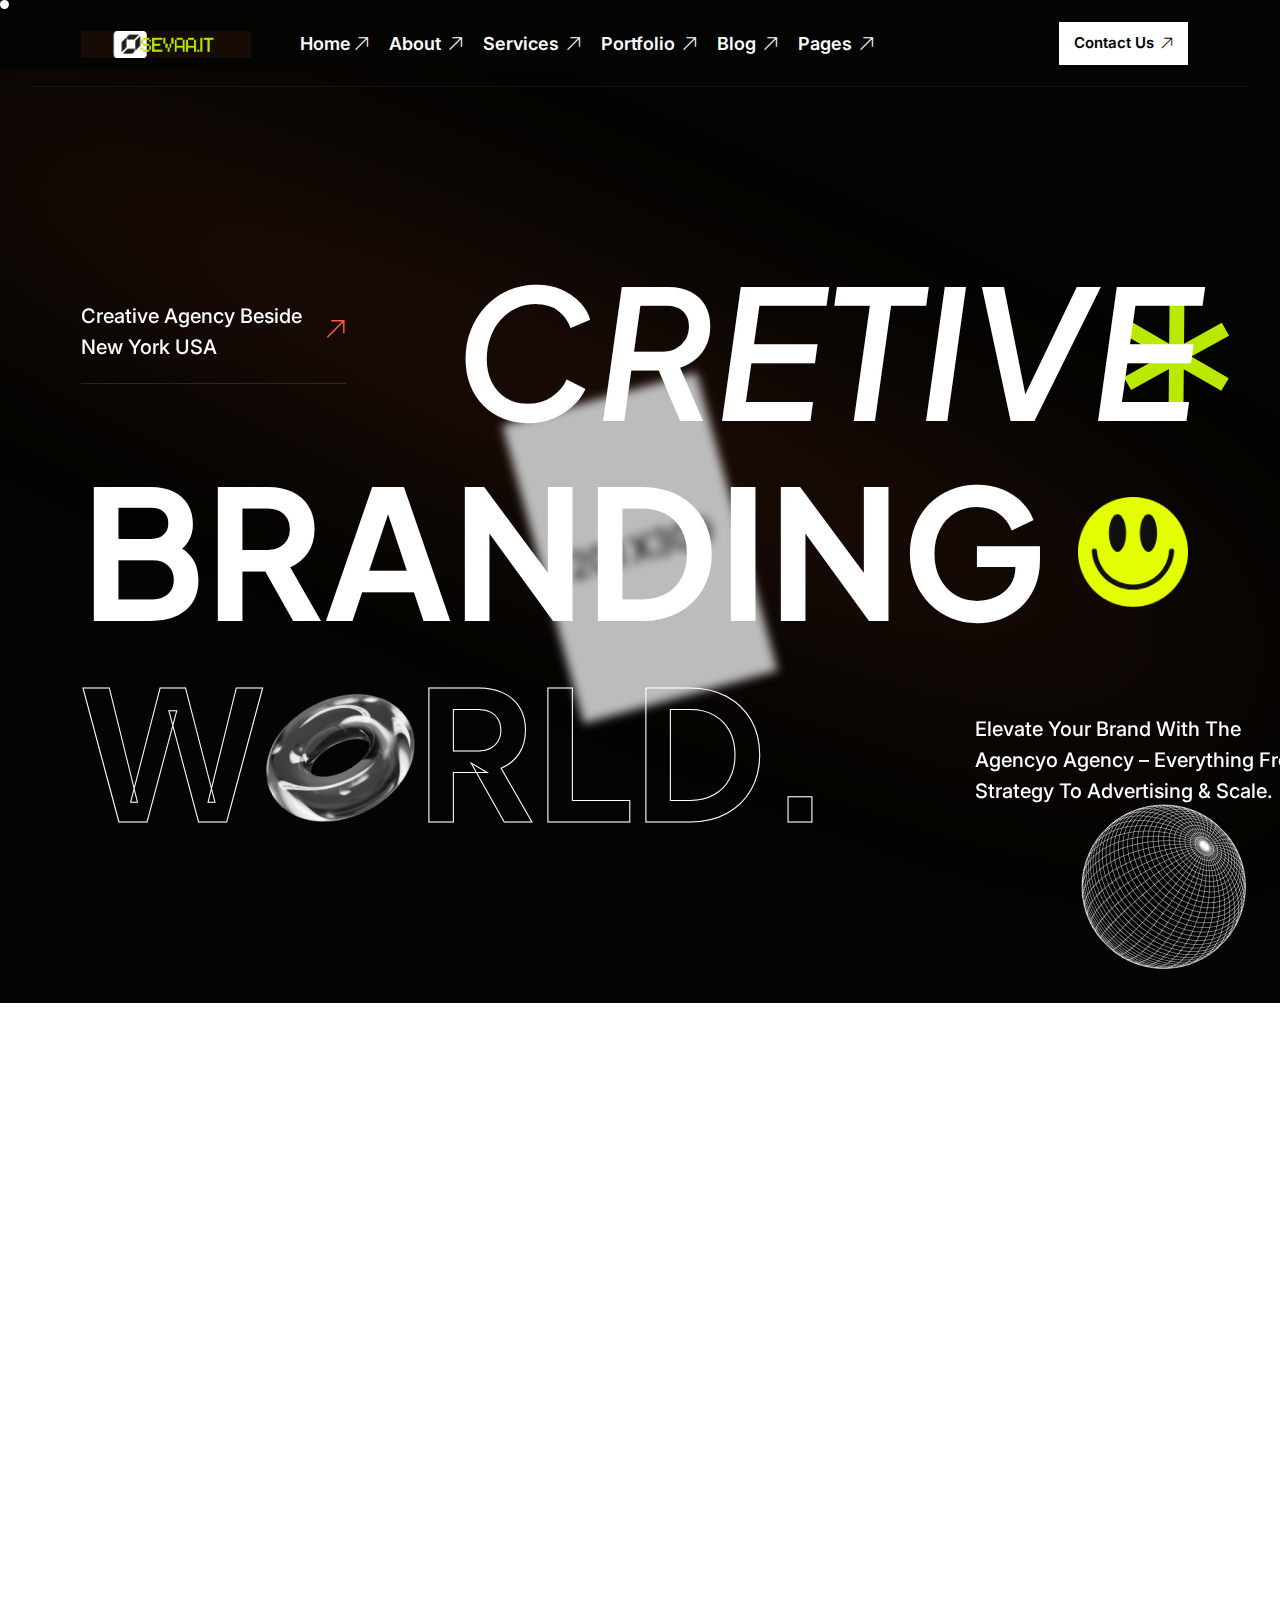
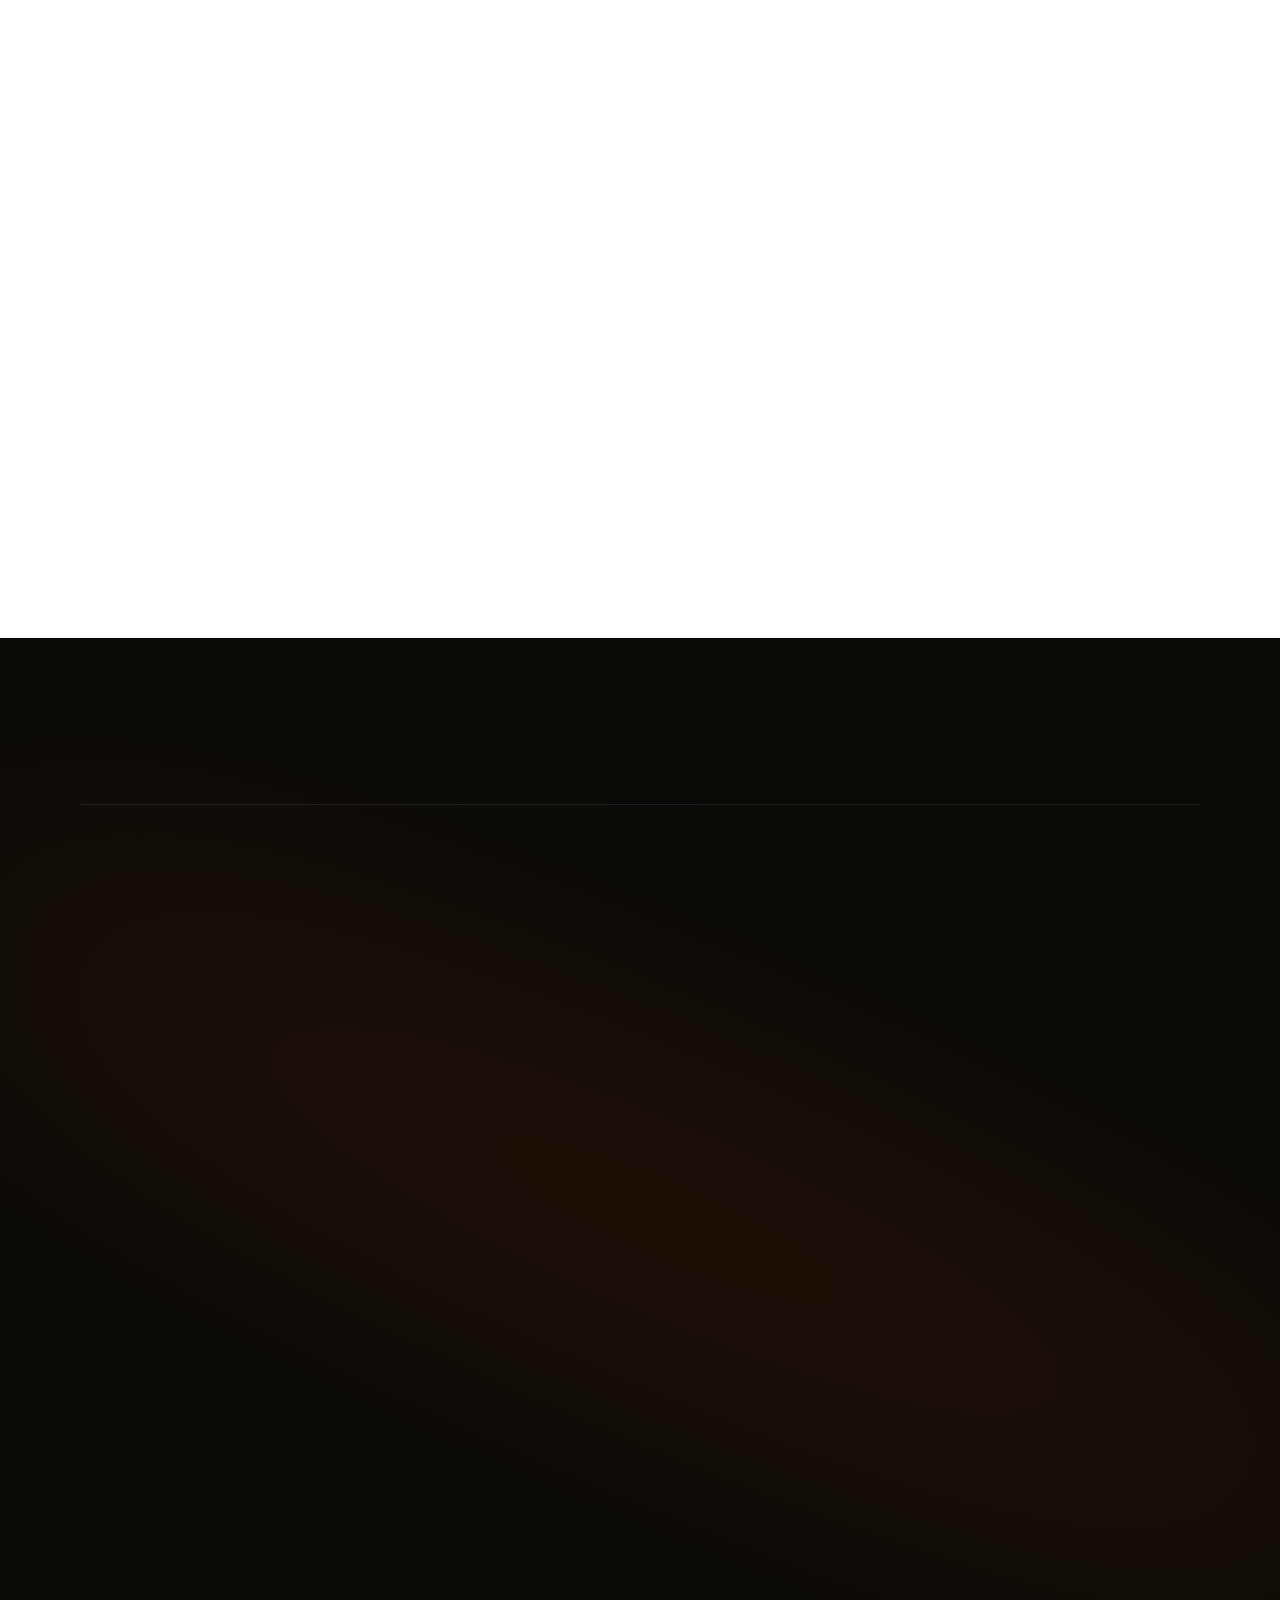
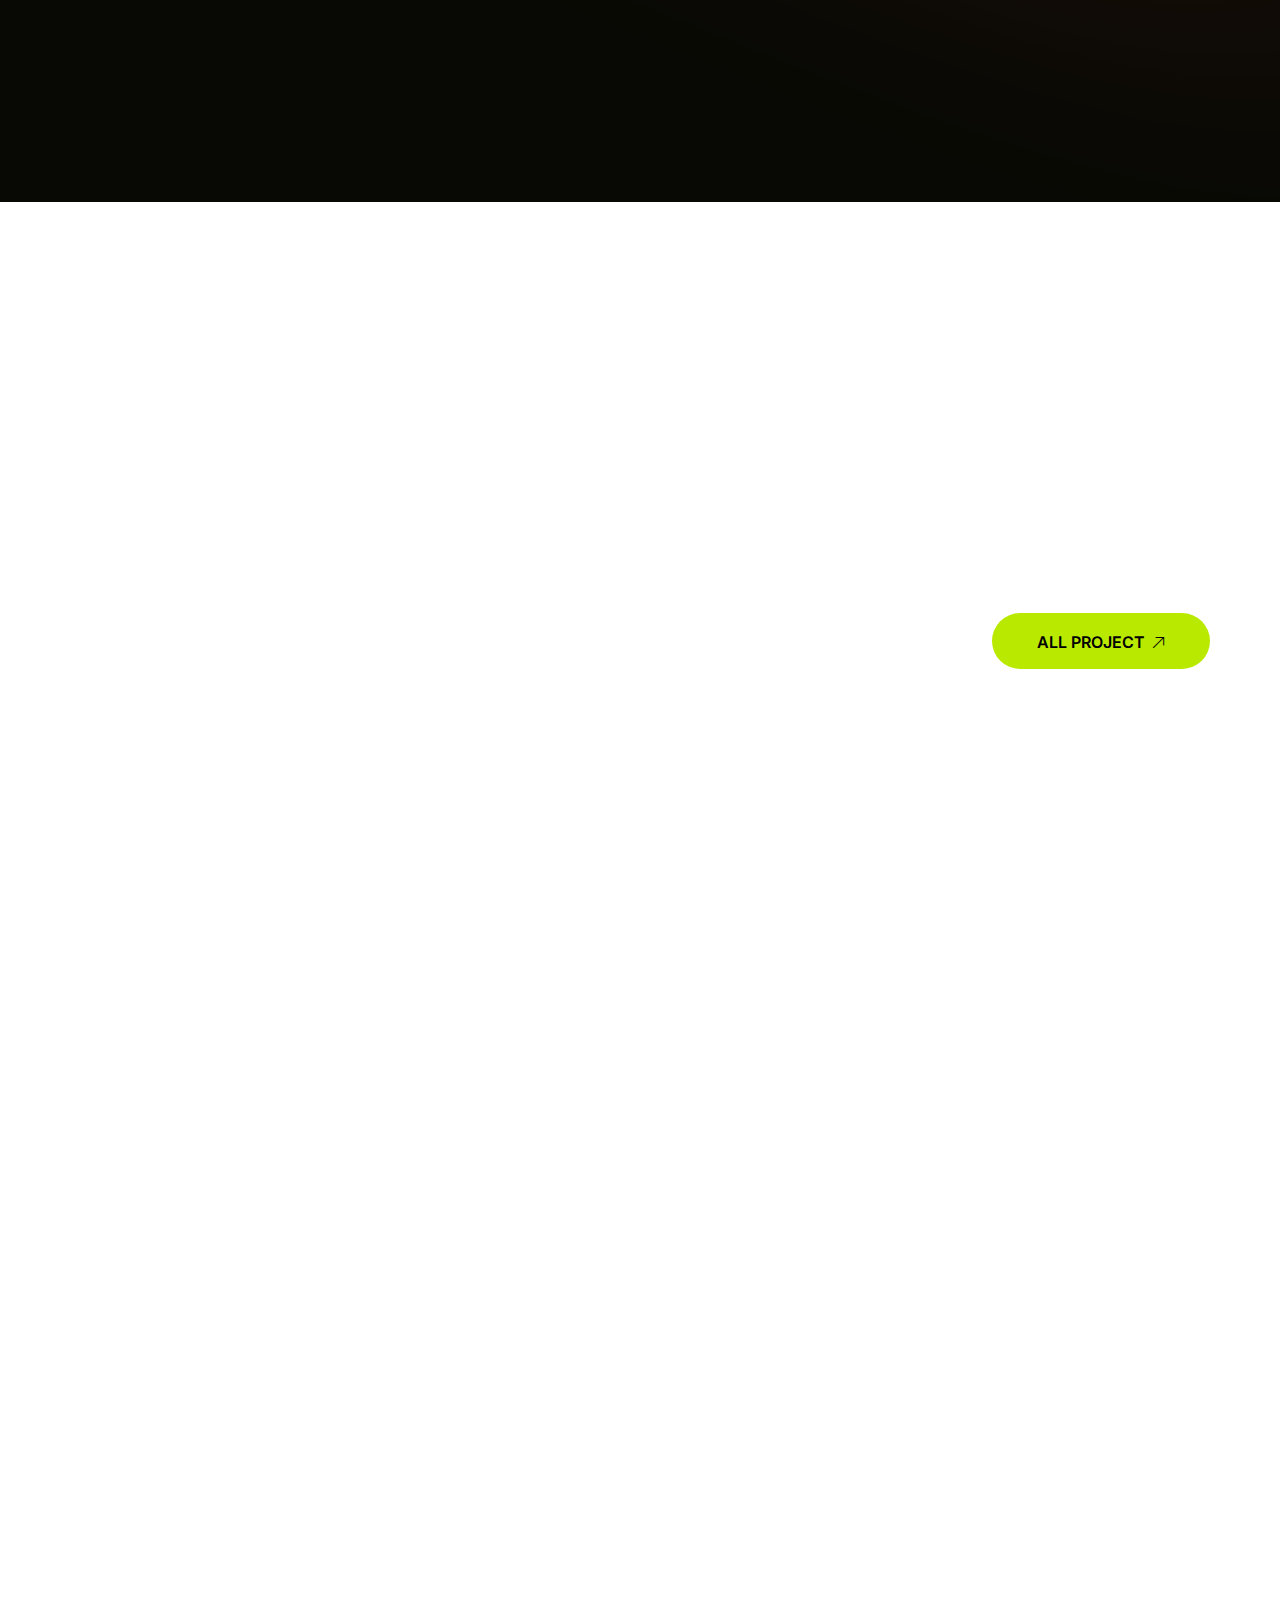
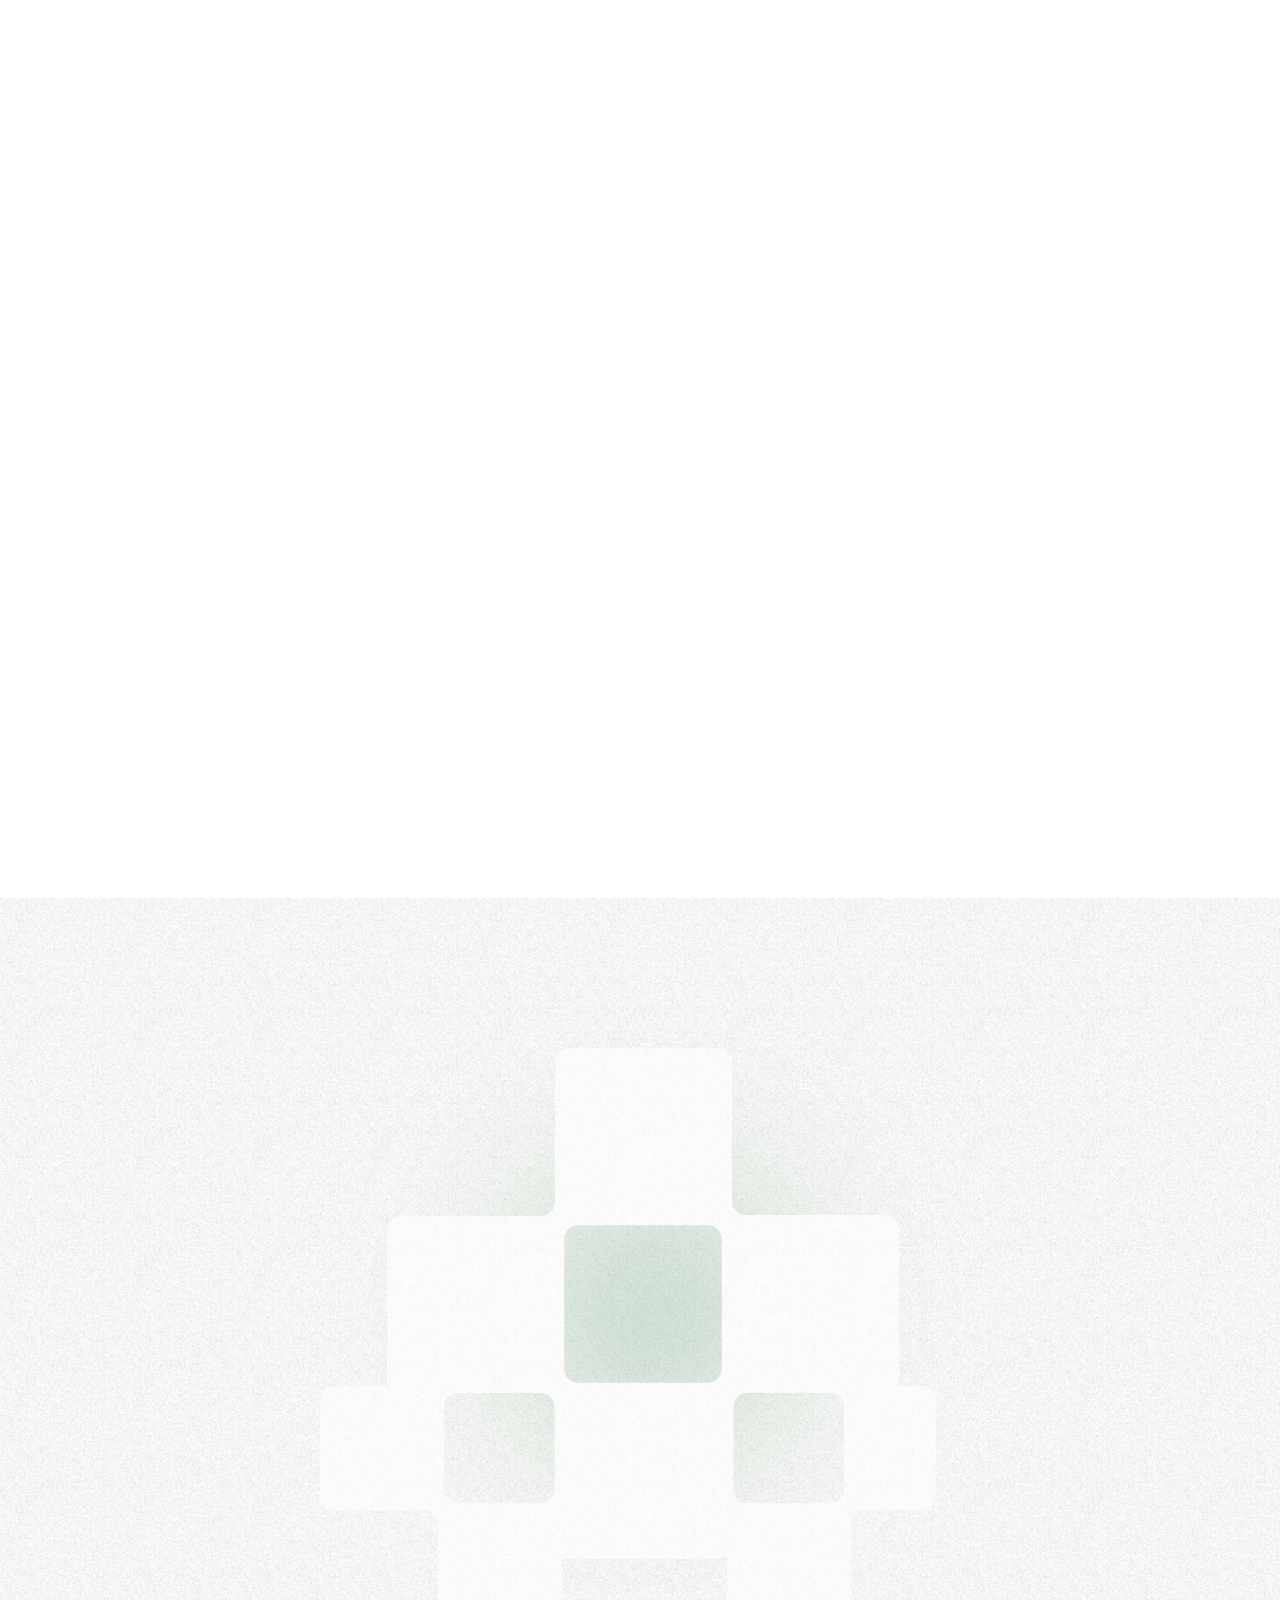
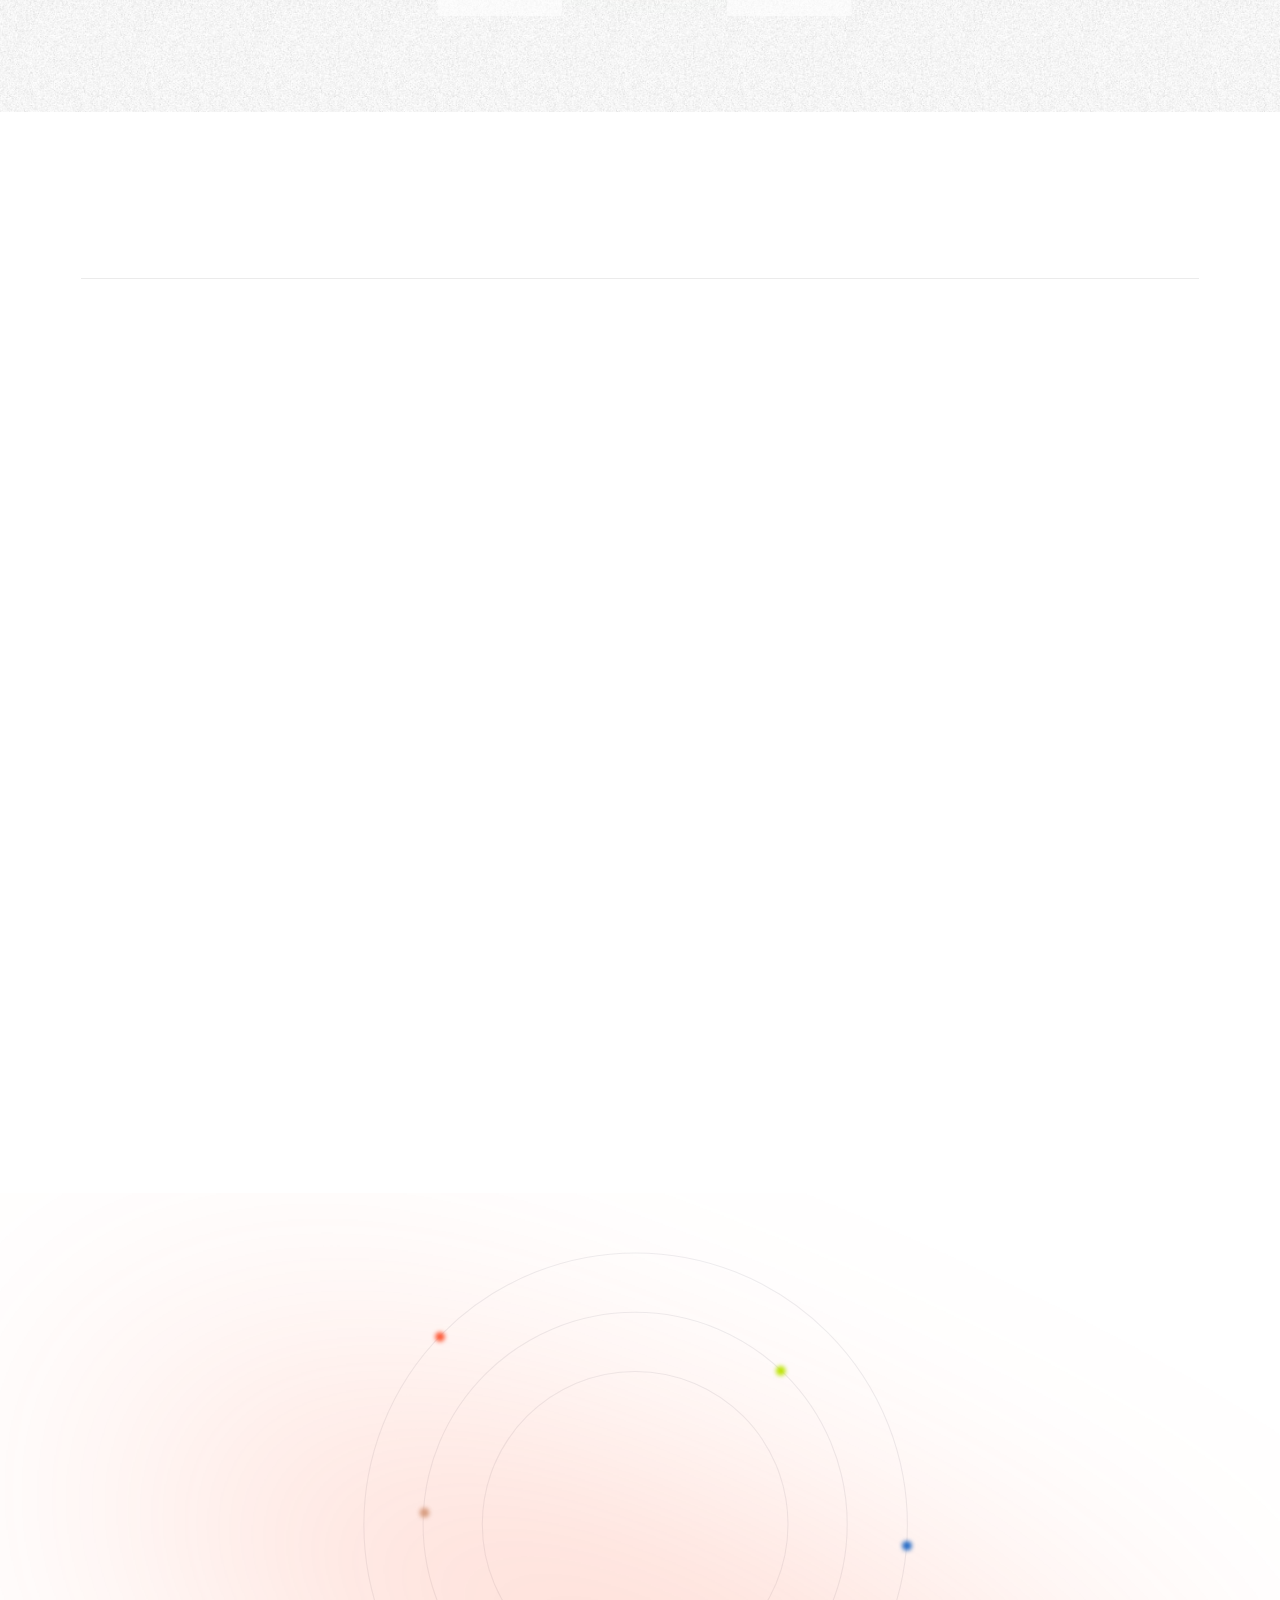
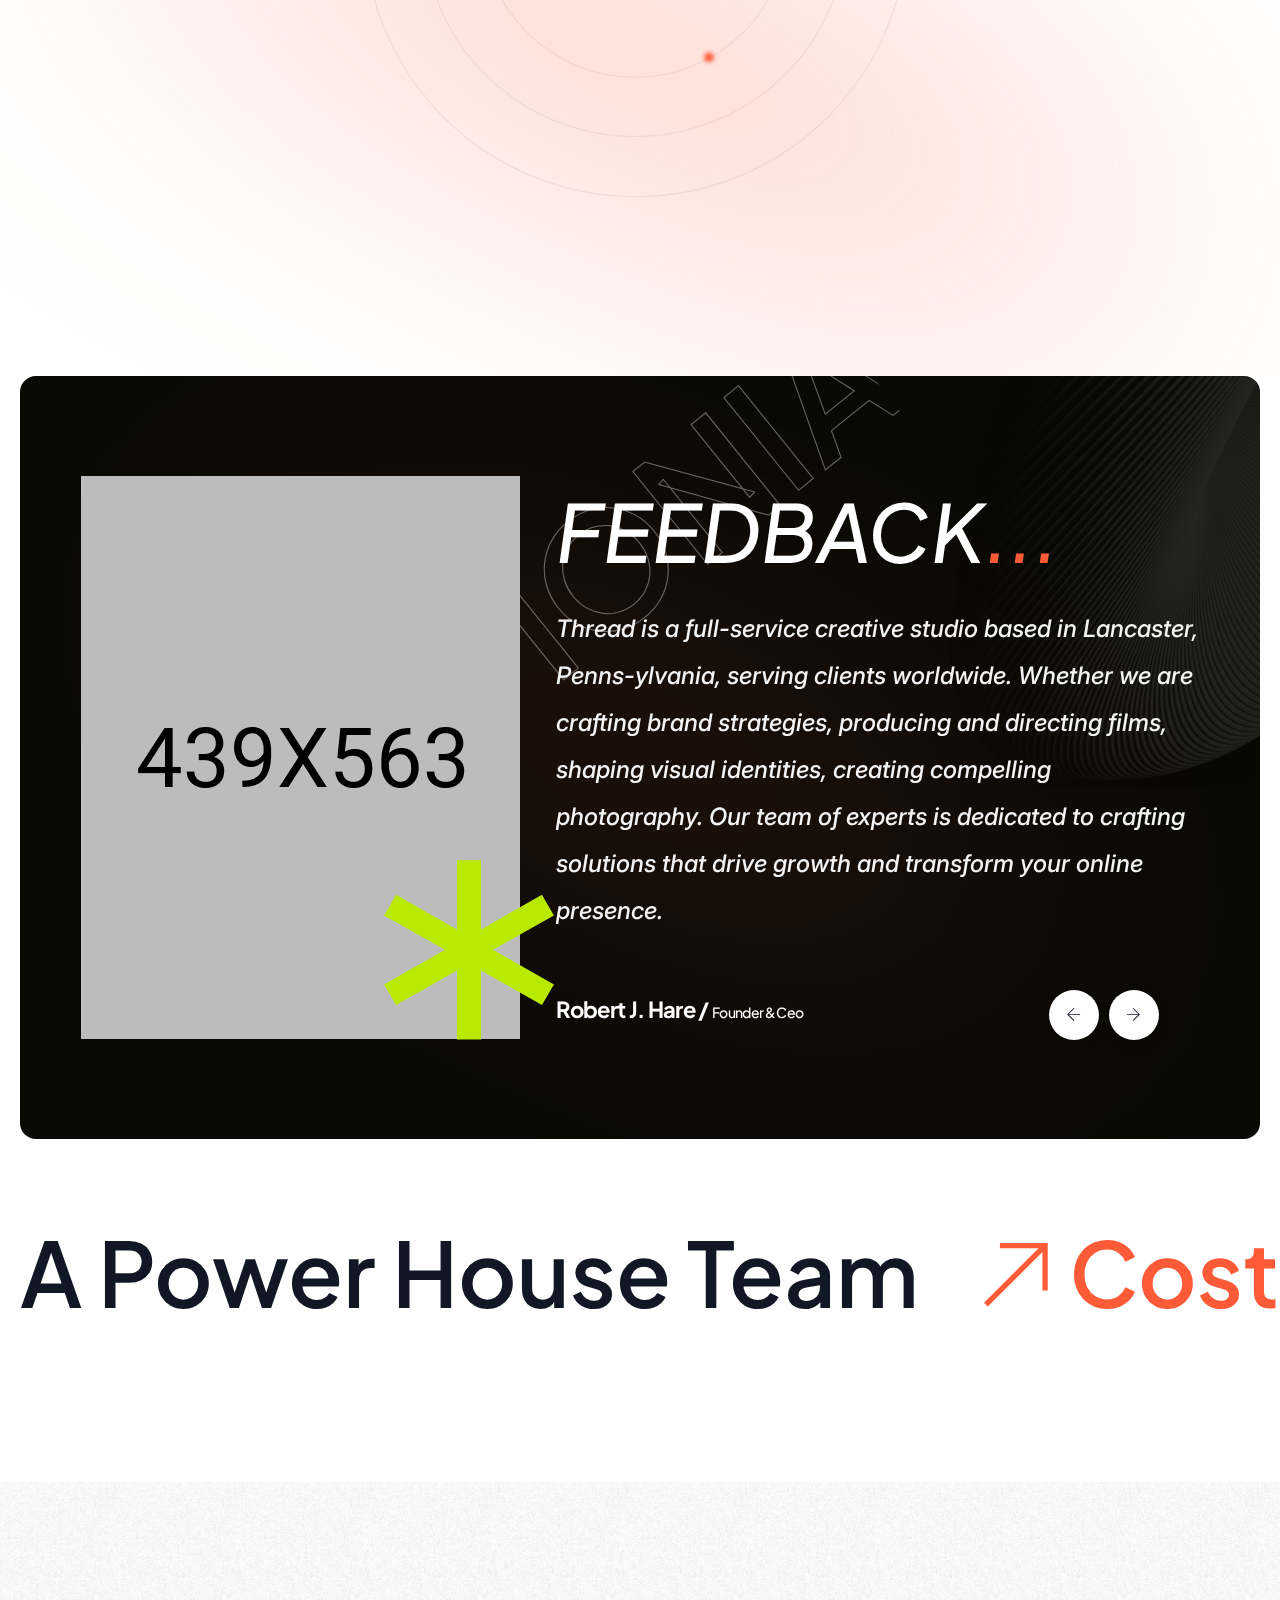
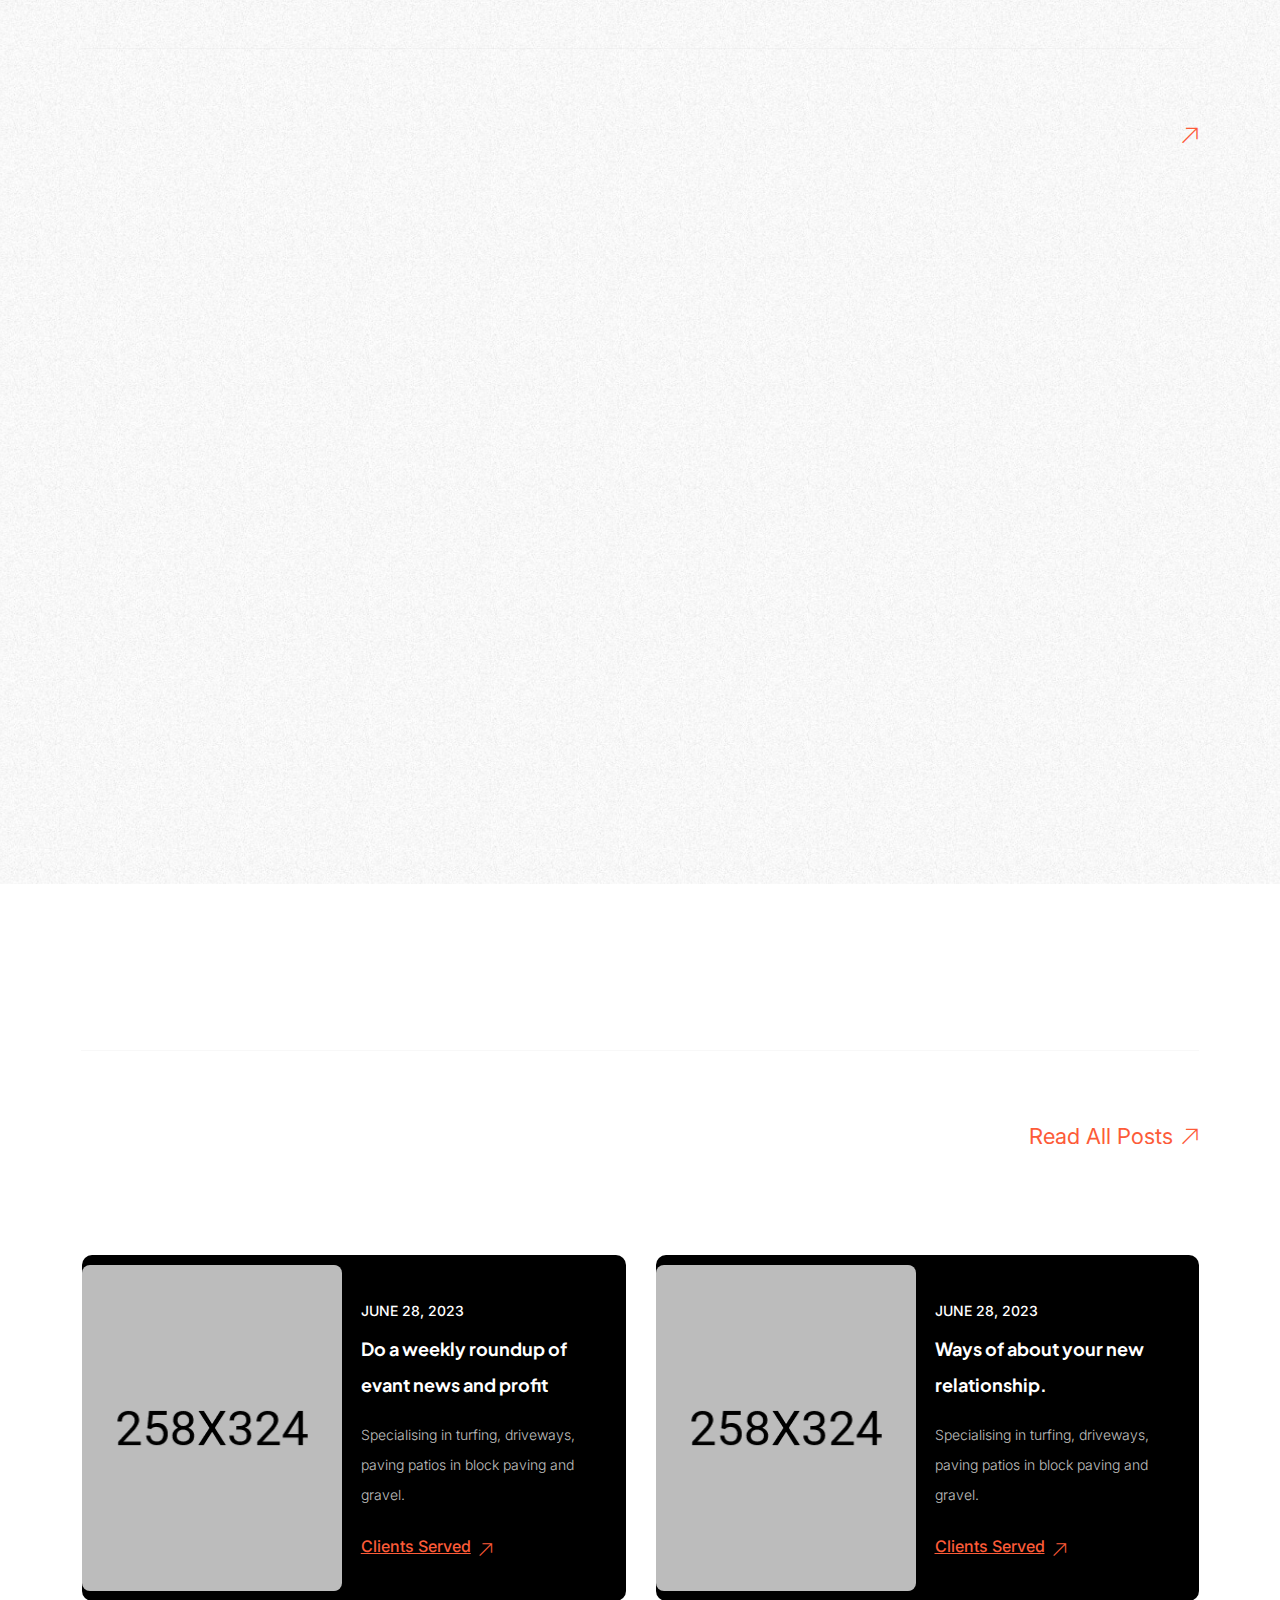
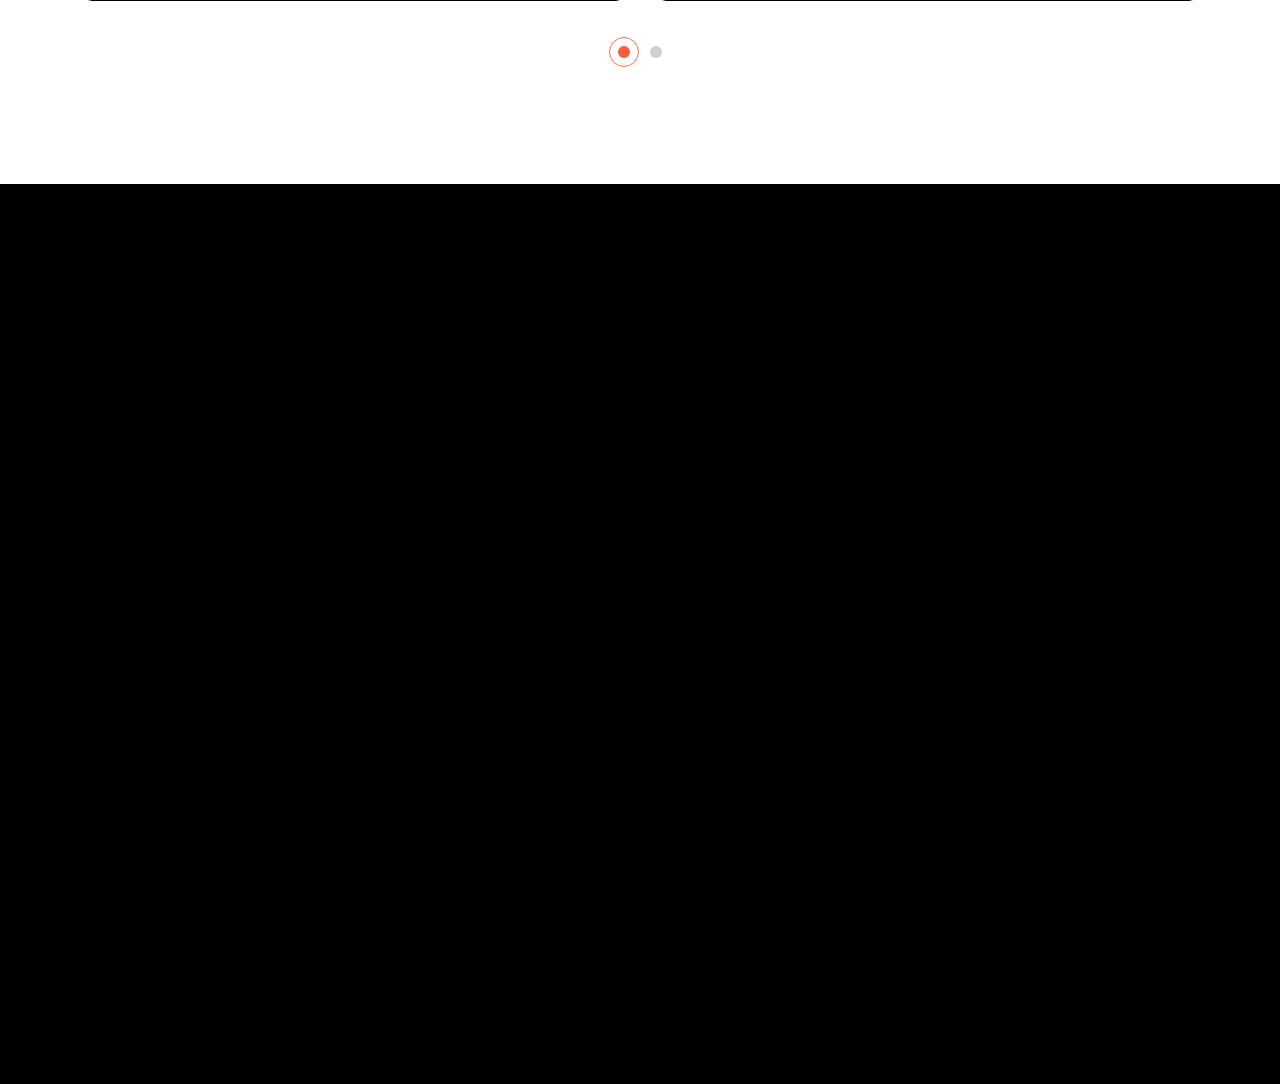
<file: index.html>
<!DOCTYPE html>
<html lang="en">

<head>
    <meta charset="utf-8">
    <meta http-equiv="X-UA-Compatible" content="IE=edge">
    <meta name="viewport" content="width=device-width, initial-scale=1">
    <meta name="author" content="wpOceans">
    <link rel="shortcut icon" type="image/png" href="assets/images/favicon.png">
    <title>Pixor | Creative Digital Agency Template</title>
    <link href="assets/css/themify-icons.css" rel="stylesheet">
    <link href="assets/css/flaticon.css" rel="stylesheet">
    <link href="assets/css/bootstrap.min.css" rel="stylesheet">
    <link href="assets/css/animate.css" rel="stylesheet">
    <link href="assets/css/owl.carousel.css" rel="stylesheet">
    <link href="assets/css/owl.theme.css" rel="stylesheet">
    <link href="assets/css/slick.css" rel="stylesheet">
    <link href="assets/css/slick-theme.css" rel="stylesheet">
    <link href="assets/css/swiper.min.css" rel="stylesheet">
    <link href="assets/css/owl.transitions.css" rel="stylesheet">
    <link href="assets/css/jquery.fancybox.css" rel="stylesheet">
    <link href="assets/css/odometer-theme-default.css" rel="stylesheet">
    <link href="assets/sass/style.css" rel="stylesheet">
</head>

<body>

    <!-- start page-wrapper -->


    <!-- start preloader -->
    <div class="preloader">
        <div class="vertical-centered-box">
            <div class="content">
                <div class="loader-circle"></div>
                <div class="loader-line-mask">
                    <div class="loader-line"></div>
                </div>
                <img src="assets/images/preloader.png" alt="">
            </div>
        </div>
    </div>
    <!-- end preloader -->

    <!--  cursor style -->
    <div class="cursor"></div>

    <!-- Start header -->
    <header id="header">
        <div class="wpo-site-header">
            <nav class="navigation navbar navbar-expand-lg navbar-light">
                <div class="container-fluid">
                    <div class="row align-items-center">
                        <div class="col-lg-3 col-md-3 col-3 d-lg-none dl-block">
                            <div class="mobail-menu">
                                <button type="button" class="navbar-toggler open-btn">
                                    <span class="sr-only">Toggle navigation</span>
                                    <span class="icon-bar first-angle"></span>
                                    <span class="icon-bar middle-angle"></span>
                                    <span class="icon-bar last-angle"></span>
                                </button>
                            </div>
                        </div>
                        <div class="col-lg-2 col-md-5 col-6">
                            <div class="navbar-header">
                                <a class="navbar-brand" href="index.html"><img src="assets/images/logo-2.png" alt=""></a>
                            </div>
                        </div>
                        <div class="col-lg-7 col-md-1 col-1">
                            <div id="navbar" class="collapse navbar-collapse navigation-holder">
                                <button class="menu-close"><i class="ti-close"></i></button>
                                <ul class="nav navbar-nav mb-2 mb-lg-0">
                                    <li class="menu-item-has-children">
                                        <a href="#"><span>Home</span><i class="ti-arrow-top-right"></i></a>
                                        <ul class="sub-menu">
                                            <li><a href="index.html">Creative Agency</a></li>
                                            <li><a href="index-2.html">Business Agency</a></li>
                                            <li><a href="index-3.html">Digital Agency</a></li>
                                        </ul>
                                    </li>
                                    <li><a href="about.html">About <i class="ti-arrow-top-right"></i></a>
                                    </li>
                                    <li class="menu-item-has-children">
                                        <a href="#">Services <i class="ti-arrow-top-right"></i></a>
                                        <ul class="sub-menu">
                                            <li><a href="service.html">Service</a></li>
                                            <li><a href="service-single.html">Service Single</a></li>
                                        </ul>
                                    </li>
                                    <li class="menu-item-has-children">
                                        <a href="#">Portfolio <i class="ti-arrow-top-right"></i></a>
                                        <ul class="sub-menu">
                                            <li><a href="project.html">Portfolio</a></li>
                                            <li><a href="project-single.html">Portfolio Single</a></li>
                                        </ul>
                                    </li>
                                    <li class="menu-item-has-children">
                                        <a href="#">Blog <i class="ti-arrow-top-right"></i></a>
                                        <ul class="sub-menu">
                                            <li><a href="blog.html">Blog right sidebar</a></li>
                                            <li><a href="blog-left-sidebar.html">Blog left sidebar</a>
                                            </li>
                                            <li><a href="blog-fullwidth.html">Blog fullwidth</a></li>
                                            <li><a href="blog-single.html">Blog details </a>
                                            </li>
                                        </ul>
                                    </li>
                                    <li class="menu-item-has-children">
                                        <a href="#">Pages <i class="ti-arrow-top-right"></i></a>
                                         <ul class="sub-menu">
                                            <li><a href="team.html">Team</a></li>
                                            <li><a href="team-single.html">Team Single</a></li>
                                            <li><a href="pricing.html">Pricing</a></li>
                                            <li><a href="contact.html">Contact Us</a></li>
                                            <li><a href="404.html">404</a></li>
                                        </ul>
                                    </li>
                                </ul>

                            </div>
                            <!-- end of nav-collapse -->
                        </div>
                        <div class="col-lg-3 col-md-3 col-2">
                            <div class="header-right">
                                <div class="close-form">
                                    <a class="theme-btn" href="contact.html"><span> Contact
                                            us</span>
                                        <i class="ti-arrow-top-right"></i></a>
                                </div>
                            </div>
                        </div>
                    </div>
                </div>
            </nav>
        </div>
    </header>
    <!-- end of header -->



    <!-- Start of hero -->
    <section class="hero-section">
        <div class="container">
            <div class="hero-wrap">
                <div class="title">
                    <div class="splittext-line">
                        <div class="p-style">
                            <p>Creative agency beside
                                New York uSA</p>
                            <i class="ti-arrow-top-right"></i>
                        </div>
                        <h2 class="italic">Cretive</h2>
                        <h2 class="normal">branding <img src="assets/images/slider/imoje.png" alt="">
                        </h2>
                        <h2 class="text-stroke">w<img src="assets/images/slider/text-o.png" alt="">rld.
                        </h2>
                        <div class="p-style-s2">
                            <p>Elevate your brand with the Agencyo
                                Agency – everything from strategy
                                to advertising & scale.</p>
                        </div>
                    </div>
                    <div class="content_middle">
                        <img src="assets/images/slider/bg-img.jpg" alt="">
                    </div>
                </div>
                <div class="start new_img-animet">
                    <img data-speed="0.8" src="assets/images/slider/start.svg" alt="">
                </div>
            </div>
        </div>
        <div class="bg-shape">
            <img src="assets/images/slider/bg-shap.svg" alt="">
        </div>
        <div class="round-shape">
            <img src="assets/images/slider/round-shape.png" alt="">
        </div>
    </section>

    <!-- Start partners -->
    <section class="partners-section fade_bottom">
        <h2 class="d-none">No Content</h2>
        <div class="container">
            <ul class="partners-slider">
                <li>
                    <div>
                        <img src="assets/images/partners/1.png" alt="">
                    </div>
                </li>
                <li>
                    <div>
                        <img src="assets/images/partners/2.png" alt="">
                    </div>
                </li>
                <li>
                    <div>
                        <img src="assets/images/partners/3.png" alt="">
                    </div>
                </li>
                <li>
                    <div>
                        <img src="assets/images/partners/4.png" alt="">
                    </div>
                </li>
                <li>
                    <div>
                        <img src="assets/images/partners/5.png" alt="">
                    </div>
                </li>
                <li>
                    <div>
                        <img src="assets/images/partners/2.png" alt="">
                    </div>
                </li>
            </ul>
        </div>
    </section>
    <!-- end partners -->

    <!-- Start about -->
    <section class="about-section">
        <div class="container">
            <div class="about-wraper">
                <h2 class="splittext-line">Award Winning <span>Branding Agency</span>
                    providing a wide range of digital services 
                    Design & <span class="color">Development</span> Expertise
                    Our team  of experts is dedicated to
                    crafting <span class="line">solutions....</span>
                    <img src="assets/images/about-1.jpg" alt=""></h2>
                <p class="wow fadeInUp" data-wow-delay="0.8s">It has stood the test of time and proceeds
                    Elevate
                    your brand with the
                    Agencyo Agency – everything from strategy to advertising & scale.</p>
                <div class="fade_bottom">
                    <a href="about.html"> <span class="rolling-text">More about us</span>
                        <i class="ti-arrow-top-right"></i></a>
                </div>
                <div class="funfact wow fadeInUp" data-wow-delay="0.8s">
                    <div class="item">
                        <h3><span class="odometer" data-count="150">00</span>+</h3>
                        <p><span>Clients Served</span><i class="ti-arrow-top-right"></i></p>
                    </div>
                    <div class="item">
                        <h3><span class="odometer" data-count="50">00</span>+</h3>
                        <p><span>World Branch</span> <i class="ti-arrow-top-right"></i></p>
                    </div>
                </div>
            </div>
        </div>
    </section>

    <!-- Start service -->
    <section class="service-section section-padding">
        <div class="container">
            <div class="title poort-text poort-in-right">
                <h2>Recent Projects</h2>
                <h3>our <span>Services</span></h3>
            </div>
            <div class="row g-0">
                <div class="col-lg-6 col-12 scroll-text-animation" data-animation="fade_from_bottom">
                    <div class="service-card item">
                        <div class="text">
                            <span>Excellent Performance</span>
                            <h2><a href="service-single.html">Content Marketing</a></h2>
                        </div>
                        <a href="service-single.html" class="icon">
                            <i class="ti-arrow-top-right"></i>
                        </a>
                        <div class="image">
                            <img src="assets/images/service/1.png" alt="">
                        </div>
                    </div>
                </div>
                <div class="col-lg-6 col-12 scroll-text-animation" data-animation="fade_from_bottom">
                    <div class="service-card item">
                        <div class="text">
                            <span>Excellent Performance</span>
                            <h2><a href="service-single.html">Website Designing</a></h2>
                        </div>
                        <a href="service-single.html" class="icon">
                            <i class="ti-arrow-top-right"></i>
                        </a>
                        <div class="image">
                            <img src="assets/images/service/2.png" alt="">
                        </div>
                    </div>
                </div>
                <div class="col-lg-6 col-12 scroll-text-animation" data-animation="fade_from_bottom">
                    <div class="service-card item active">
                        <div class="text">
                            <span>Excellent Performance</span>
                            <h2><a href="service-single.html">E-mail Marketing</a></h2>
                        </div>
                        <a href="service-single.html" class="icon">
                            <i class="ti-arrow-top-right"></i>
                        </a>
                        <div class="image">
                            <img src="assets/images/service/3.png" alt="">
                        </div>
                    </div>
                </div>
                <div class="col-lg-6 col-12 scroll-text-animation" data-animation="fade_from_bottom">
                    <div class="service-card item">
                        <div class="text">
                            <span>Excellent Performance</span>
                            <h2><a href="service-single.html">Webflow Development</a></h2>
                        </div>
                        <a href="service-single.html" class="icon">
                            <i class="ti-arrow-top-right"></i>
                        </a>
                        <div class="image">
                            <img src="assets/images/service/4.png" alt="">
                        </div>
                    </div>
                </div>
                <div class="col-lg-6 col-12 scroll-text-animation" data-animation="fade_from_bottom">
                    <div class="service-card item">
                        <div class="text">
                            <span>Excellent Performance</span>
                            <h2><a href="service-single.html">Social Media Marketing</a></h2>
                        </div>
                        <a href="service-single.html" class="icon">
                            <i class="ti-arrow-top-right"></i>
                        </a>
                        <div class="image">
                            <img src="assets/images/service/5.png" alt="">
                        </div>
                    </div>
                </div>
                <div class="col-lg-6 col-12 scroll-text-animation" data-animation="fade_from_bottom">
                    <div class="service-card item">
                        <div class="text">
                            <span>Excellent Performance</span>
                            <h2><a href="service-single.html">Digital Marketing</a></h2>
                        </div>
                        <a href="service-single.html" class="icon">
                            <i class="ti-arrow-top-right"></i>
                        </a>
                        <div class="image">
                            <img src="assets/images/service/6.png" alt="">
                        </div>
                    </div>
                </div>
            </div>
            <a href="service.html" class="service-all scroll-text-animation btn-wrapper btn-move"
                data-animation="fade_from_bottom">More
                <br>
                Service
                <div class="shape">
                    <svg width="196" height="196" viewBox="0 0 196 196" fill="none">
                        <path
                            d="M191.473 106.074L183.461 111C182.391 111.646 181.461 112.509 180.727 113.536C179.994 114.563 179.473 115.733 179.197 116.973C178.92 118.212 178.894 119.497 179.119 120.749C179.344 121.999 179.816 123.191 180.506 124.249L185.624 132.228C186.519 133.583 187.05 135.155 187.165 136.785C187.282 138.416 186.978 140.049 186.284 141.523C185.591 142.996 184.532 144.257 183.214 145.181C181.895 146.104 180.363 146.658 178.77 146.787L169.495 147.644C168.255 147.75 167.049 148.114 165.952 148.714C164.855 149.314 163.889 150.136 163.113 151.131C162.337 152.127 161.768 153.273 161.44 154.502C161.114 155.729 161.035 157.013 161.209 158.274L162.442 167.735C162.675 169.352 162.489 171.004 161.904 172.525C161.318 174.046 160.353 175.384 159.105 176.404C157.856 177.424 156.369 178.092 154.789 178.34C153.21 178.589 151.595 178.409 150.105 177.819L141.348 174.484C140.187 174.032 138.949 173.827 137.708 173.88C136.467 173.935 135.25 174.247 134.131 174.798C133.012 175.349 132.014 176.129 131.199 177.087C130.384 178.046 129.769 179.166 129.392 180.376L126.482 189.447C126.004 191.006 125.136 192.408 123.964 193.517C122.791 194.625 121.356 195.4 119.8 195.765C118.244 196.129 116.622 196.069 115.096 195.593C113.569 195.116 112.191 194.239 111.098 193.047L104.641 186.158C103.787 185.234 102.757 184.498 101.615 183.994C100.474 183.49 99.2431 183.231 98 183.231C96.7569 183.231 95.5264 183.49 94.3849 183.994C93.2434 184.498 92.2135 185.234 91.3587 186.158L84.9011 193.047C83.809 194.239 82.4311 195.116 80.9045 195.593C79.3779 196.069 77.7561 196.129 76.2002 195.765C74.6443 195.4 73.2085 194.625 72.0362 193.517C70.8639 192.408 69.9958 191.006 69.518 189.447L66.6087 180.376C66.2305 179.166 65.6153 178.046 64.8003 177.087C63.9855 176.129 62.988 175.349 61.869 174.798C60.7501 174.247 59.533 173.935 58.2922 173.88C57.0514 173.827 55.8132 174.032 54.6525 174.484L45.8947 177.819C44.4046 178.409 42.7895 178.589 41.2105 178.34C39.6314 178.092 38.1434 177.424 36.8951 176.404C35.6469 175.384 34.6818 174.046 34.0962 172.525C33.5106 171.004 33.3247 169.352 33.5574 167.735L34.7912 158.274C34.9655 157.013 34.8866 155.729 34.5592 154.502C34.2317 153.273 33.6626 152.127 32.8869 151.131C32.1112 150.136 31.1451 149.314 30.0478 148.714C28.9506 148.114 27.7453 147.75 26.5056 147.644L17.2298 146.77C15.6369 146.642 14.1049 146.089 12.7865 145.165C11.468 144.241 10.4092 142.98 9.7157 141.507C9.02222 140.034 8.71824 138.4 8.83408 136.77C8.94991 135.139 9.48141 133.568 10.3757 132.213L15.4935 124.249C16.184 123.191 16.656 121.999 16.8813 120.749C17.1066 119.497 17.0802 118.212 16.8036 116.973C16.527 115.733 16.006 114.563 15.2727 113.536C14.5393 112.509 13.6089 111.646 12.5385 111L4.52692 106.074C3.14917 105.249 2.00646 104.071 1.21223 102.654C0.418013 101.238 0 99.6333 0 98C0 96.3667 0.418013 94.7624 1.21223 93.3459C2.00646 91.9294 3.14917 90.7507 4.52692 89.9262L12.5385 85.0006C13.6089 84.354 14.5393 83.4909 15.2727 82.4639C16.006 81.4368 16.527 80.2674 16.8036 79.0273C17.0802 77.7871 17.1066 76.5026 16.8813 75.2516C16.656 74.0007 16.184 72.8096 15.4935 71.7519L10.3757 63.7717C9.48141 62.4167 8.94991 60.8456 8.83408 59.2148C8.71824 57.584 9.02222 55.9506 9.7157 54.4775C10.4092 53.0044 11.468 51.743 12.7865 50.8193C14.1049 49.8958 15.6369 49.3422 17.2298 49.2135L26.5056 48.3562C27.7453 48.2499 28.9506 47.8859 30.0478 47.2861C31.1451 46.6864 32.1112 45.8638 32.8869 44.8686C33.6626 43.8733 34.2317 42.7267 34.5592 41.4986C34.8866 40.2704 34.9655 38.9868 34.7912 37.7264L33.5574 28.2651C33.3247 26.6476 33.5106 24.996 34.0962 23.4749C34.6818 21.9538 35.6469 20.6165 36.8951 19.5961C38.1434 18.5758 39.6314 17.908 41.2105 17.6596C42.7895 17.4112 44.4046 17.5909 45.8947 18.1805L54.6525 21.5159C55.8132 21.9681 57.0514 22.1738 58.2922 22.1199C59.533 22.0659 60.7501 21.7534 61.869 21.202C62.988 20.6506 63.9855 19.8717 64.8003 18.9127C65.6153 17.9537 66.2305 16.8347 66.6087 15.6241L69.518 6.55291C69.9958 4.99447 70.8639 3.59106 72.0362 2.48272C73.2085 1.37437 74.6443 0.599441 76.2002 0.235279C77.7561 -0.128882 79.3779 -0.0693745 80.9045 0.407281C82.4311 0.883936 83.809 1.7613 84.9011 2.9523L91.3587 9.84147C92.2135 10.766 93.2434 11.5027 94.3849 12.006C95.5264 12.5093 96.7569 12.7689 98 12.7689C99.2431 12.7689 100.474 12.5093 101.615 12.006C102.757 11.5027 103.787 10.766 104.641 9.84147L111.098 2.9523C112.191 1.7613 113.569 0.883936 115.096 0.407281C116.622 -0.0693745 118.244 -0.128882 119.8 0.235279C121.356 0.599441 122.791 1.37437 123.964 2.48272C125.136 3.59106 126.004 4.99447 126.482 6.55291L129.392 15.6241C129.769 16.8347 130.384 17.9537 131.199 18.9127C132.014 19.8717 133.012 20.6506 134.131 21.202C135.25 21.7534 136.467 22.0659 137.708 22.1199C138.949 22.1738 140.187 21.9681 141.348 21.5159L150.105 18.1805C151.595 17.5909 153.21 17.4112 154.789 17.6596C156.369 17.908 157.856 18.5758 159.105 19.5961C160.353 20.6165 161.318 21.9538 161.904 23.4749C162.489 24.996 162.675 26.6476 162.442 28.2651L161.209 37.7264C161.035 38.9868 161.114 40.2704 161.44 41.4986C161.768 42.7267 162.337 43.8733 163.113 44.8686C163.889 45.8638 164.855 46.6864 165.952 47.2861C167.049 47.8859 168.255 48.2499 169.495 48.3562L178.77 49.2291C180.363 49.3577 181.895 49.9114 183.214 50.835C184.532 51.7586 185.591 53.02 186.284 54.4931C186.978 55.9661 187.282 57.5996 187.165 59.2304C187.05 60.8612 186.519 62.4324 185.624 63.7873L180.506 71.7519C179.816 72.8096 179.344 74.0007 179.119 75.2516C178.894 76.5026 178.92 77.7871 179.197 79.0273C179.473 80.2674 179.994 81.4368 180.727 82.4639C181.461 83.4909 182.391 84.354 183.461 85.0006L191.473 89.9262C192.85 90.7507 193.994 91.9294 194.788 93.3459C195.582 94.7624 196 96.3667 196 98C196 99.6333 195.582 101.238 194.788 102.654C193.994 104.071 192.85 105.249 191.473 106.074Z"
                            fill="#BAE900" />
                    </svg>
                </div>
            </a>
        </div>
        <div class="bg-shape">
            <svg width="1920" height="1435" viewBox="0 0 1920 1435" fill="none">
                <g filter="url(#filter0_f_1_121)">
                    <ellipse cx="984.937" cy="717.486" rx="906.755" ry="83.9948"
                        transform="rotate(23.3308 984.937 717.486)" fill="#FD5B38" fill-opacity="0.21" />
                </g>
                <defs>
                    <filter id="filter0_f_1_121" x="-198.352" y="0.110352" width="2366.58" height="1434.75"
                        filterUnits="userSpaceOnUse" color-interpolation-filters="sRGB">
                        <feFlood flood-opacity="0" result="BackgroundImageFix" />
                        <feBlend mode="normal" in="SourceGraphic" in2="BackgroundImageFix" result="shape" />
                        <feGaussianBlur stdDeviation="175" result="effect1_foregroundBlur_1_121" />
                    </filter>
                </defs>
            </svg>
        </div>
    </section>

    <!-- Start text-animation -->
    <section class="text-animation fade_bottom">
        <div class="marquee_container text-slider">
            <div class="marquee">
                <div class="item">
                    <div>
                        <img src="assets/images/stert.svg" alt="">
                        <h2>pweb develoment</h2>
                    </div>
                    <div>
                        <img src="assets/images/stert.svg" alt="">
                        <h2>digital marketing</h2>
                    </div>
                    <div>
                        <img src="assets/images/stert.svg" alt="">
                        <h2>graphics design</h2>
                    </div>
                </div>

            </div>
            <div class="marquee">
                <div class="item">
                    <div>
                        <img src="assets/images/stert.svg" alt="">
                        <h2>pweb develoment</h2>
                    </div>
                    <div>
                        <img src="assets/images/stert.svg" alt="">
                        <h2>digital marketing</h2>
                    </div>
                    <div>
                        <img src="assets/images/stert.svg" alt="">
                        <h2>graphics design</h2>
                    </div>
                </div>
            </div>

        </div>
    </section>

    <!-- Start project -->
    <section class="project-section section-padding">
        <div class="container">
            <div class="row align-items-center">
                <div class="col-lg-6 col-12">
                    <div class="title poort-text poort-in-right">
                        <h2>Selected
                            <span>Works..</span></h2>
                    </div>
                </div>
                <div class="col-lg-6 col-12">
                    <div class="project-btn">
                        <a href="project.html" class="theme-btn"> <span class="rolling-text"> All
                                Project</span>
                            <i class="ti-arrow-top-right"></i></a>
                    </div>
                </div>
            </div>
            <div class="sortable-gallery">
                <div class="gallery-filters"></div>
                <div class="row gallery-container">
                    <div class="col col-lg-6 col-12 scroll-text-animation" data-animation="fade_from_bottom">
                        <div class="project-card">
                            <img src="assets/images/project/1.jpg" alt="">
                            <div class="text">
                                <h2><a href="project-single.html">Redefining E-commerce</a></h2>
                                <span>Banding</span>
                                <span>UI/UX</span>
                            </div>
                        </div>
                    </div>
                    <div class="col col-lg-6 col-12 scroll-text-animation" data-animation="fade_from_bottom">
                        <div class="project-card">
                            <img src="assets/images/project/2.jpg" alt="">
                            <div class="text">
                                <h2><a href="project-single.html">Design That Converts</a></h2>
                                <span>Banding</span>
                                <span>UI/UX</span>
                            </div>
                        </div>
                    </div>
                    <div class="col col-lg-6 col-12 scroll-text-animation" data-animation="fade_from_bottom">
                        <div class="project-card">
                            <img src="assets/images/project/3.jpg" alt="">
                            <div class="text">
                                <h2><a href="project-single.html">A New Brand Identity</a></h2>
                                <span>Banding</span>
                                <span>UI/UX</span>
                            </div>
                        </div>
                    </div>
                    <div class="col col-lg-6 col-12 scroll-text-animation" data-animation="fade_from_bottom">
                        <div class="project-card">
                            <img src="assets/images/project/4.jpg" alt="">
                            <div class="text">
                                <h2><a href="project-single.html">Business card design</a></h2>
                                <span>Banding</span>
                                <span>UI/UX</span>
                            </div>
                        </div>
                    </div>
                </div>
            </div>
        </div>
    </section>

    <!-- Start marquee -->
    <section class="marquee-section fade_bottom">
        <div class="marquee_container">
            <div class="marquee">
                <h2><img src="assets/images/stert-2.svg" alt=""> branding</h2>
                <h2><img src="assets/images/stert-2.svg" alt=""> product design</h2>
                <h2><img src="assets/images/stert-2.svg" alt=""> digital marketing</h2>
                <h2><img src="assets/images/stert-2.svg" alt=""> product design</h2>
                <h2><img src="assets/images/stert-2.svg" alt=""> art direction</h2>
                <h2><img src="assets/images/stert-2.svg" alt=""> motion graphics</h2>

            </div>
            <div class="marquee">
                <h2><img src="assets/images/stert-2.svg" alt=""> strategy</h2>
                <h2><img src="assets/images/stert-2.svg" alt=""> product design</h2>
                <h2><img src="assets/images/stert-2.svg" alt=""> digital marketing</h2>
                <h2><img src="assets/images/stert-2.svg" alt=""> product design</h2>
                <h2><img src="assets/images/stert-2.svg" alt=""> art direction</h2>
                <h2><img src="assets/images/stert-2.svg" alt=""> development</h2>
            </div>
        </div>
    </section>

    <!-- Start fanfuct -->
    <section class="fanfuct-section section-padding">
        <div class="container">
            <div class="top-content">
                <div class="title">
                    <h3 class="splittext-line">company
                        <span>inside..</span></h3>
                </div>
                <div class="left-image wow zoomIn" data-wow-delay="1.1s">
                    <img src="assets/images/fanfact-1.jpg" alt="">
                </div>
                <div class="right-image wow zoomIn" data-wow-delay="1.1s">
                    <img src="assets/images/fanfact-2.jpg" alt="">
                </div>
            </div>
            <div class="funfact-wrap">
                <div class="row">
                    <div class="col col-lg-4 col-md-4 col-12  wow fadeIn" data-wow-delay="0.4s">
                        <div class="item">
                            <h3>Team Members</h3>
                            <h2><span class="odometer" data-count="22">00</span>+</h2>
                        </div>
                    </div>
                    <div class="col col-lg-4 col-md-4 col-12  wow fadeIn" data-wow-delay="0.6s">
                        <div class="item">
                            <h3>Years of experience</h3>
                            <h2><span class="odometer" data-count="15">00</span>+</h2>
                        </div>
                    </div>
                    <div class="col col-lg-4 col-md-4 col-12  wow fadeIn" data-wow-delay="0.8s">
                        <div class="item">
                            <h3>Happy Customers</h3>
                            <h2><span class="odometer" data-count="25">00</span>k</h2>
                        </div>
                    </div>
                </div>
            </div>
        </div>
        <div class="bg-shape">
            <img src="assets/images/funfact-bg-shape.svg" alt="">
        </div>
    </section>

    <!-- Start award -->
    <section class="award-section section-padding">
        <div class="container">
            <div class="title">
                <h2 class="poort-text poort-in-right"><span>Awards & Recognition</span></h2>
                <div class="poort-text poort-in-right">
                    <h3>Check our <span>awards</span> & achievements</h3>
                </div>
            </div>
            <div class="row align-items-center">
                <div class="col-lg-5 col-12  scroll-text-animation" data-animation="fade_from_left">
                    <div class="image">
                        <div class="image-1">
                            <img src="assets/images/awards/1.jpg" alt="">
                        </div>
                        <div class="image-2">
                            <img src="assets/images/awards/2.jpg" alt="">
                        </div>
                        <div class="image-3">
                            <img src="assets/images/awards/3.jpg" alt="">
                        </div>
                        <div class="image-4">
                            <img src="assets/images/awards/start.svg" alt="">
                        </div>
                        <div class="bg-text">
                            <h1>Awwards</h1>
                        </div>
                    </div>
                </div>
                <div class="col-lg-7 col-12">
                    <div class="content">
                        <ul>
                            <li class="scroll-text-animation" data-animation="fade_from_right">
                                <div class="text">
                                    <span>2012</span>
                                    <h2><a href="#">Awards 2020</a></h2>
                                </div>
                                <a href="#"><i class="ti-arrow-top-right"></i></a>
                            </li>
                            <li class="scroll-text-animation" data-animation="fade_from_right">
                                <div class="text">
                                    <span>2015</span>
                                    <h2><a href="#">Visionary Minds Award</a></h2>
                                </div>
                                <a href="#"><i class="ti-arrow-top-right"></i></a>
                            </li>
                            <li class="scroll-text-animation" data-animation="fade_from_right">
                                <div class="text">
                                    <span>2017</span>
                                    <h2><a href="#">Global Innovation</a></h2>
                                </div>
                                <a href="#"><i class="ti-arrow-top-right"></i></a>
                            </li>
                            <li class="scroll-text-animation" data-animation="fade_from_right">
                                <div class="text">
                                    <span>2019</span>
                                    <h2><a href="#">Delight Star Award</a></h2>
                                </div>
                                <a href="#"><i class="ti-arrow-top-right"></i></a>
                            </li>
                            <li class="scroll-text-animation" data-animation="fade_from_right">
                                <div class="text">
                                    <span>2022</span>
                                    <h2><a href="#">Outstanding Leadership</a></h2>
                                </div>
                                <a href="#"><i class="ti-arrow-top-right"></i></a>
                            </li>
                        </ul>
                    </div>
                </div>
            </div>

        </div>
    </section>

    <!-- Start project-title -->
    <section class="project-title section-padding pt-0">
        <div class="container">
            <div class="title">
                <h2 class="splittext-line"><span>Have a</span> project <span>in mind?</span></h2>
                <div class="circel-shape">
                    <img src="assets/images/circel.svg" alt="">
                </div>
                <div class="fade_bottom">
                    <a href="contact.html"> <span class="rolling-text">Let’s Work Together</span>
                        <i class="ti-arrow-top-right"></i></a>
                </div>
                <div class="bg-shape">
                    <svg width="1746" height="1177" viewBox="0 0 1746 1177" fill="none">
                        <g filter="url(#filter0_f_1_327)">
                            <ellipse cx="872.831" cy="588.902" rx="567.536" ry="85.0932"
                                transform="rotate(23.3308 872.831 588.902)" fill="#FD5B38" fill-opacity="0.47" />
                        </g>
                        <defs>
                            <filter id="filter0_f_1_327" x="0.592957" y="0.876709" width="1744.48" height="1176.05"
                                filterUnits="userSpaceOnUse" color-interpolation-filters="sRGB">
                                <feFlood flood-opacity="0" result="BackgroundImageFix" />
                                <feBlend mode="normal" in="SourceGraphic" in2="BackgroundImageFix" result="shape" />
                                <feGaussianBlur stdDeviation="175" result="effect1_foregroundBlur_1_327" />
                            </filter>
                        </defs>
                    </svg>
                </div>
            </div>
        </div>
    </section>

    <!-- Start testimonial -->
    <section class="testimonial-section">
        <div class="testimonial-wrap testimonial-slider">
            <div class="container">
                <div class="row align-items-center">
                    <div class="col-lg-5 col-12">
                        <div class="image">
                            <div class="slider-nav">
                                <div class="item">
                                    <img src="assets/images/testimonial/1.jpg" alt="">
                                </div>
                                <div class="item">
                                    <img src="assets/images/testimonial/2.jpg" alt="">
                                </div>
                            </div>
                            <div class="start">
                                <img src="assets/images/stert.svg" alt="">
                            </div>
                        </div>
                    </div>
                    <div class="col-lg-7 col-12">
                        <div class="testimonial-content">
                            <h3>feedback<span>...</span></h3>
                            <div class="slider-text slider-for">
                                <div class="item">
                                    <p>Thread is a full-service creative studio based in Lancaster,
                                        Penns-ylvania, serving clients worldwide. Whether we are
                                        crafting brand strategies, producing and directing films,
                                        shaping visual identities, creating compelling photography.
                                        Our team of experts is dedicated to crafting solutions that
                                        drive growth and transform your online presence.</p>
                                    <h4>Robert J. Hare / <span>Founder & Ceo</span></h4>
                                </div>
                                <div class="item">
                                    <p>There are many variations of passages of Lorem Ipsum available,
                                        but
                                        the
                                        majority have suffered alteration in some form, by injected
                                        humour,
                                        or
                                        randomised words which don't look even slightly believable. or
                                        randomised
                                        words which don't look even slightly believable. If you are
                                        going to
                                        use a
                                        passage of Lorem Ipsum, you need to be sure there </p>
                                    <h4>Lisa J. Hanna / <span>Admin</span></h4>
                                </div>
                            </div>
                        </div>
                    </div>
                </div>
            </div>

            <div class="shape">
                <svg width="1575" height="1108" viewBox="0 0 1575 1108" fill="none">
                    <g filter="url(#filter0_f_1_342)">
                        <ellipse cx="787.906" cy="554.021" rx="474.434" ry="83.9948"
                            transform="rotate(23.3308 787.906 554.021)" fill="#FD5B38" fill-opacity="0.21" />
                    </g>
                    <defs>
                        <filter id="filter0_f_1_342" x="0.976105" y="0.859863" width="1573.86" height="1106.32"
                            filterUnits="userSpaceOnUse" color-interpolation-filters="sRGB">
                            <feFlood flood-opacity="0" result="BackgroundImageFix" />
                            <feBlend mode="normal" in="SourceGraphic" in2="BackgroundImageFix" result="shape" />
                            <feGaussianBlur stdDeviation="175" result="effect1_foregroundBlur_1_342" />
                        </filter>
                    </defs>
                </svg>

            </div>
            <div class="right-shape">
                <img src="assets/images/testimonial/right-shape.png" alt="">
            </div>

            <div class="side-text-slid">
                <div class="marquee">
                    <h2>testimonial</h2>
                </div>
                <div class="marquee">
                    <h2>testimonial</h2>
                </div>
            </div>

        </div>
    </section>

    <!-- Start marquee -->
    <section class="marquee-section-s2">
        <div class="marquee_container">
            <div class="marquee">
                <h2>a power house team</h2>
                <h2><i class="ti-arrow-top-right"></i> <span>cost effective</span> <i class="ti-arrow-top-right"></i>
                </h2>
                <h2>problem solving</h2>
            </div>
            <div class="marquee">
                <h2>a power house team</h2>
                <h2><i class="ti-arrow-top-right"></i> <span>cost effective</span> <i class="ti-arrow-top-right"></i>
                </h2>
                <h2>problem solving</h2>
            </div>

        </div>
    </section>

    <!-- Start team -->
    <section class="team-section section-padding">
        <div class="container">
            <div class="title">
                <h2 class="poort-text poort-in-right">professional people</h2>
                <div class="title-bottom poort-text poort-in-right">
                    <h3>Creative team <span>members</span></h3>
                    <a href="team.html"> <span class="rolling-text">More Team Members</span>
                        <i class="ti-arrow-top-right"></i></a>
                </div>
            </div>
            <div class="row">
                <div class="col-lg-3 col-md-6 col-12 scroll-text-animation" data-animation="fade_from_right">
                    <div class="team-card">
                        <div class="image">
                            <img src="assets/images/team/1.jpg" alt="">
                            <ul>
                                <li><a href="#"><i class="ti-facebook"></i></a></li>
                                <li><a href="#"><i class="ti-twitter-alt"></i></a></li>
                                <li><a href="#"><i class="ti-instagram"></i></a></li>
                                <li><a href="#"><i class="ti-linkedin"></i></a></li>
                            </ul>
                        </div>
                        <div class="text">
                            <h2><a href="team-single.html">Leslie Alexander</a></h2>
                            <span>GRAPHIC DESIGNER</span>
                        </div>
                    </div>
                </div>
                <div class="col-lg-3 col-md-6 col-12 scroll-text-animation" data-animation="fade_from_right">
                    <div class="team-card">
                        <div class="image">
                            <img src="assets/images/team/2.jpg" alt="">
                            <ul>
                                <li><a href="#"><i class="ti-facebook"></i></a></li>
                                <li><a href="#"><i class="ti-twitter-alt"></i></a></li>
                                <li><a href="#"><i class="ti-instagram"></i></a></li>
                                <li><a href="#"><i class="ti-linkedin"></i></a></li>
                            </ul>
                        </div>
                        <div class="text">
                            <h2><a href="team-single.html">Aleesha Brown</a></h2>
                            <span>Marketing Expert</span>
                        </div>
                    </div>
                </div>
                <div class="col-lg-3 col-md-6 col-12 scroll-text-animation" data-animation="fade_from_right">
                    <div class="team-card">
                        <div class="image">
                            <img src="assets/images/team/3.jpg" alt="">
                            <ul>
                                <li><a href="#"><i class="ti-facebook"></i></a></li>
                                <li><a href="#"><i class="ti-twitter-alt"></i></a></li>
                                <li><a href="#"><i class="ti-instagram"></i></a></li>
                                <li><a href="#"><i class="ti-linkedin"></i></a></li>
                            </ul>
                        </div>
                        <div class="text">
                            <h2><a href="team-single.html">James Baker</a></h2>
                            <span>Project Manager</span>
                        </div>
                    </div>
                </div>
                <div class="col-lg-3 col-md-6 col-12 scroll-text-animation" data-animation="fade_from_right">
                    <div class="team-card">
                        <div class="image">
                            <img src="assets/images/team/4.jpg" alt="">
                            <ul>
                                <li><a href="#"><i class="ti-facebook"></i></a></li>
                                <li><a href="#"><i class="ti-twitter-alt"></i></a></li>
                                <li><a href="#"><i class="ti-instagram"></i></a></li>
                                <li><a href="#"><i class="ti-linkedin"></i></a></li>
                            </ul>
                        </div>
                        <div class="text">
                            <h2><a href="team-single.html">Ryan Rickets</a></h2>
                            <span>Consulting Officer</span>
                        </div>
                    </div>
                </div>
            </div>
            <div class="team-btn scroll-text-animation" data-animation="fade_from_right">
                <a href="contact.html" class="theme-btn"> <span class="rolling-text">Contact us</span><i
                        class="ti-arrow-top-right"></i></a>
            </div>
        </div>
    </section>

    <!-- Start blog -->
    <section class="blog-section section-padding">
        <div class="container">
            <div class="title">
                <h2 class="poort-text poort-in-right">Latest Articles</h2>
                <div class="title-bottom">
                    <h3 class="poort-text poort-in-right">journal insight <span>of arolax</span></h3>
                    <a href="blog.html"> <span class="rolling-text">Read All Posts</span>
                        <i class="ti-arrow-top-right"></i></a>
                </div>
            </div>
            <div class="post-slider owl-carousel">
                <div class="blog-card">
                    <div class="image">
                        <img src="assets/images/blog/img-1.jpg" alt="">
                    </div>
                    <div class="content">
                        <span>june 28, 2023</span>
                        <h3><a href="blog-single.html">Do a weekly roundup of
                                evant news and profit</a></h3>
                        <p>Specialising in turfing, driveways, paving
                            patios in block paving and gravel.</p>
                        <a href="blog-single.html"> <span>Clients Served</span>
                            <i class="ti-arrow-top-right"></i></a>
                    </div>
                </div>
                <div class="blog-card">
                    <div class="image">
                        <img src="assets/images/blog/img-2.jpg" alt="">
                    </div>
                    <div class="content">
                        <span>june 28, 2023</span>
                        <h3><a href="blog-single.html">Ways of about your new
                                relationship.</a></h3>
                        <p>Specialising in turfing, driveways, paving
                            patios in block paving and gravel.</p>
                        <a href="blog-single.html"> <span>Clients Served</span>
                            <i class="ti-arrow-top-right"></i></a>
                    </div>
                </div>
                <div class="blog-card">
                    <div class="image">
                        <img src="assets/images/blog/img-1.jpg" alt="">
                    </div>
                    <div class="content">
                        <span>june 28, 2023</span>
                        <h3><a href="blog-single.html">Do a weekly roundup of
                                evant news and profit</a></h3>
                        <p>Specialising in turfing, driveways, paving
                            patios in block paving and gravel.</p>
                        <a href="blog-single.html"> <span>Clients Served</span>
                            <i class="ti-arrow-top-right"></i></a>
                    </div>
                </div>
                <div class="blog-card">
                    <div class="image">
                        <img src="assets/images/blog/img-2.jpg" alt="">
                    </div>
                    <div class="content">
                        <span>june 28, 2023</span>
                        <h3><a href="blog-single.html">Ways of about your new
                                relationship.</a></h3>
                        <p>Specialising in turfing, driveways, paving
                            patios in block paving and gravel.</p>
                        <a href="blog-single.html"> <span>Clients Served</span>
                            <i class="ti-arrow-top-right"></i></a>
                    </div>
                </div>
            </div>
        </div>
    </section>

    <!-- Start footer -->
    <footer class="footer-section section-padding pb-0">
        <div class="footer-topbar">
            <div class="container">
                <div class="wraper splittext-line">
                    <h2>Let’s <span>Work</span></h2>
                    <div class="topbar-button">
                        <div>
                            <a href="contact.html" class="theme-btn"> <span class="rolling-text">Contact
                                    us</span> <i class="ti-arrow-top-right"></i></a>
                        </div>
                        <div>
                            <h2>Together!</h2>
                        </div>
                    </div>
                </div>
            </div>
        </div>
        <div class="container">
            <div class="footer">
                <div class="item fade_bottom">
                    <h2 class="title">services</h2>
                    <ul>
                        <li><a href="service-single.html">Web Design</a></li>
                        <li><a href="service-single.html">Video Production</a></li>
                        <li><a href="service-single.html">Digital Marketing</a></li>
                        <li><a href="service-single.html">Web Development</a></li>
                        <li><a href="service-single.html">UI/UX Design</a></li>
                    </ul>
                    <div class="shape">
                        <img src="assets/images/stert.svg" alt="">
                    </div>
                </div>
                <div class="item fade_bottom">
                    <h2 class="title">Information</h2>
                    <ul>
                        <li><a href="service-single.html">About Company</a></li>
                        <li><a href="service-single.html">Case Study</a></li>
                        <li><a href="service-single.html">Our Careers</a></li>
                        <li><a href="service-single.html">Our Blogs</a></li>
                        <li><a href="service-single.html">Contact Us</a></li>
                    </ul>
                </div>
                <div class="item widget-contact fade_bottom">
                    <h2 class="title">ADDRESS</h2>
                    <h3>5919 TrussvilleCrossings Pkwy, Birmingham</h3>
                    <h4>+2 456 (343) 24 45</h4>
                    <ul class="widget-social">
                        <li><a href="#"><i class="ti-facebook"></i></a></li>
                        <li><a href="#"><i class="ti-twitter-alt"></i></a></li>
                        <li><a href="#"><i class="ti-instagram"></i></a></li>
                        <li><a href="#"><i class="ti-linkedin"></i></a></li>
                        <li><a href="#"><i class="ti-pinterest"></i></a></li>
                    </ul>
                </div>

            </div>
        </div>
        <div class="footer-lower fade_bottom">
            <div class="container">
                <div class="row align-items-center">
                    <div class="col-lg-2 col-md-2 col-12">
                        <a href="index.html" class="logo">
                            <img src="assets/images/logo-2.png" alt="">
                        </a>
                    </div>
                    <div class="col-lg-10 col-md-10 col-12">
                        <div class="footer-nav-list">
                            <ul>
                                <li><a href="#">Home <i class="ti-arrow-top-right"></i></a></li>
                                <li><a href="#">About <i class="ti-arrow-top-right"></i></a></li>
                                <li><a href="#">Services <i class="ti-arrow-top-right"></i></a></li>
                                <li><a href="#">Projects <i class="ti-arrow-top-right"></i></a></li>
                                <li><a href="#">Blog <i class="ti-arrow-top-right"></i></a></li>
                            </ul>
                        </div>
                    </div>
                </div>
            </div>
        </div>
    </footer>
    <!-- end of page-wrapper -->

    <!-- All JavaScript files
    ================================================== -->
    <script src="assets/js/jquery.min.js"></script>
    <script src="assets/js/bootstrap.bundle.min.js"></script>
    <!-- Plugins for this template -->
    <script src="assets/js/jquery-plugin-collection.js"></script>
    <script src="assets/js/gsap.js"></script>
    <script src="assets/js/gsap-scroll-smoother.js"></script>
    <script src="assets/js/SmoothScroll.js"></script>
    <script src="assets/js/gsap-scroll-trigger.js"></script>
    <script src="assets/js/gsap-split-text.js"></script>
    <script src="assets/js/simpleParallax.js"></script>
    <!-- Custom script for this template -->
    <script src="assets/js/script.js"></script>
    <script src="assets/js/gsap-script.js"></script>
</body>

</html>
</file>
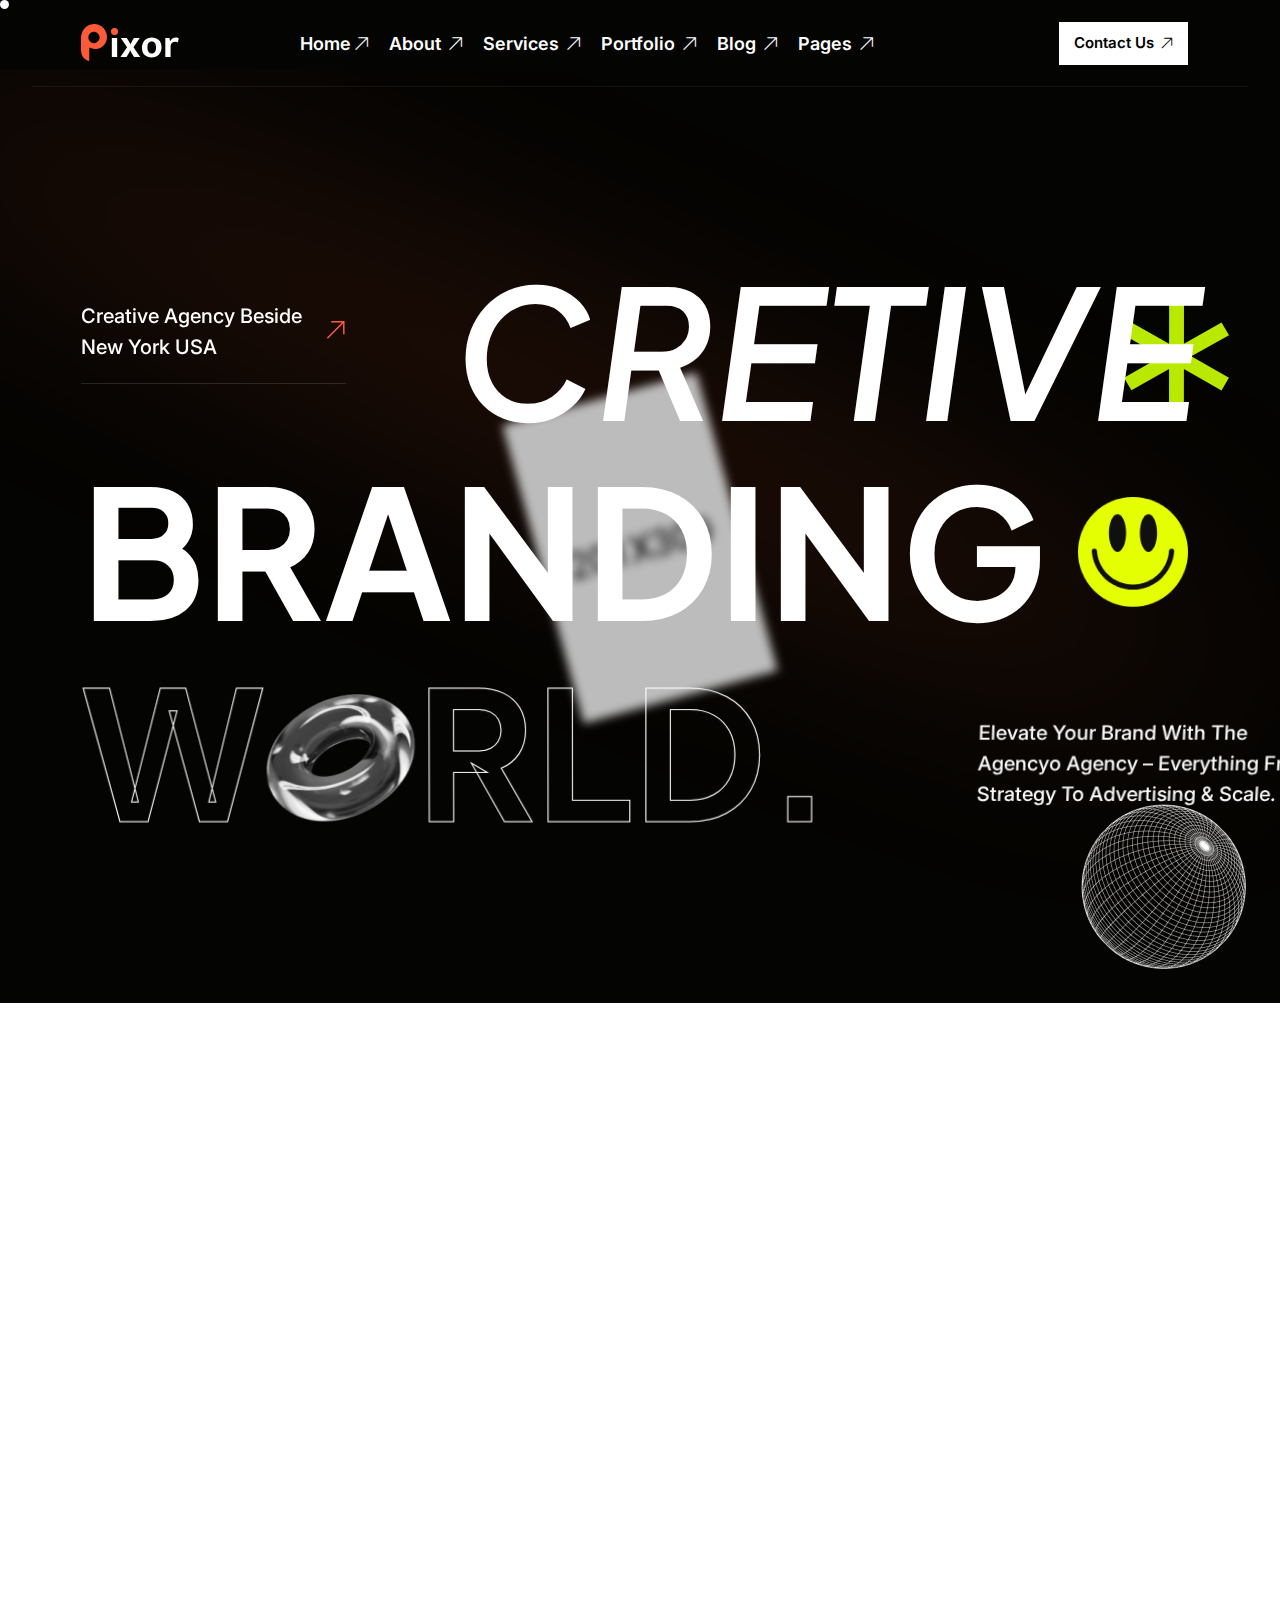
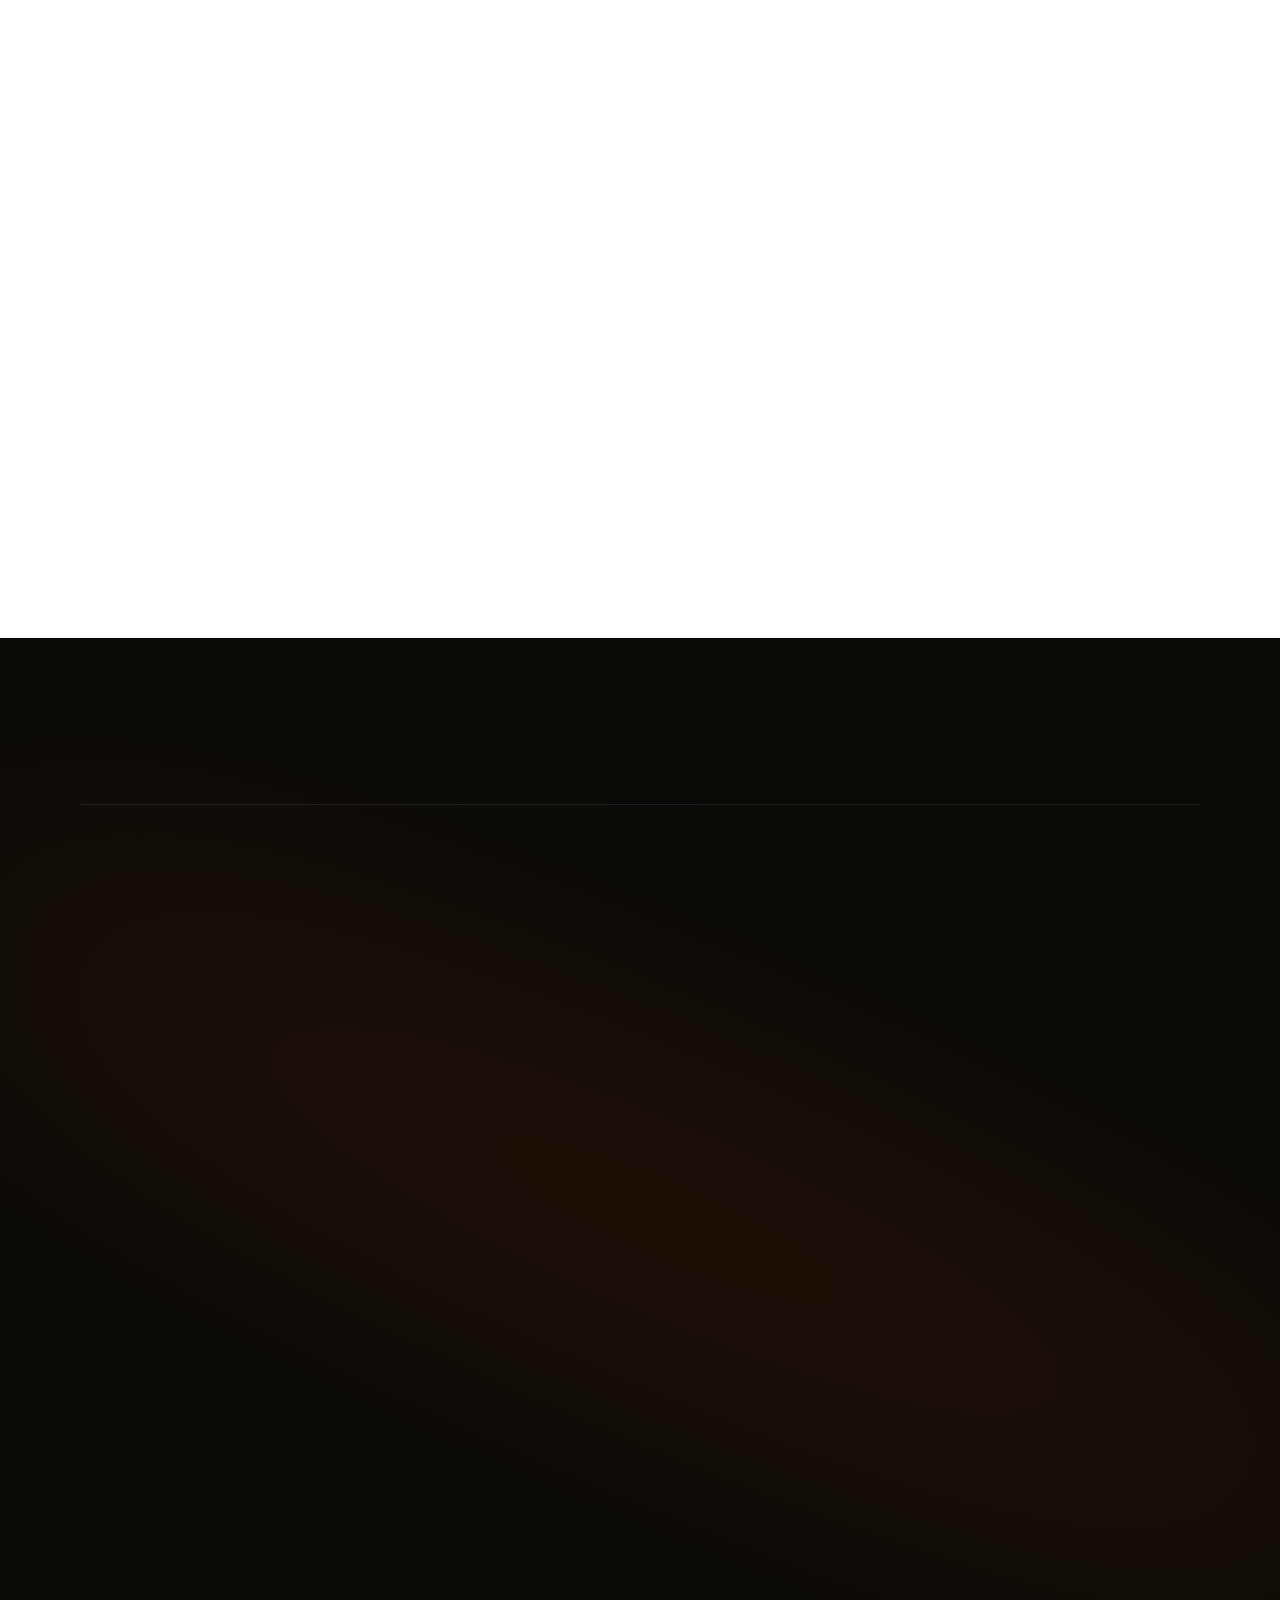
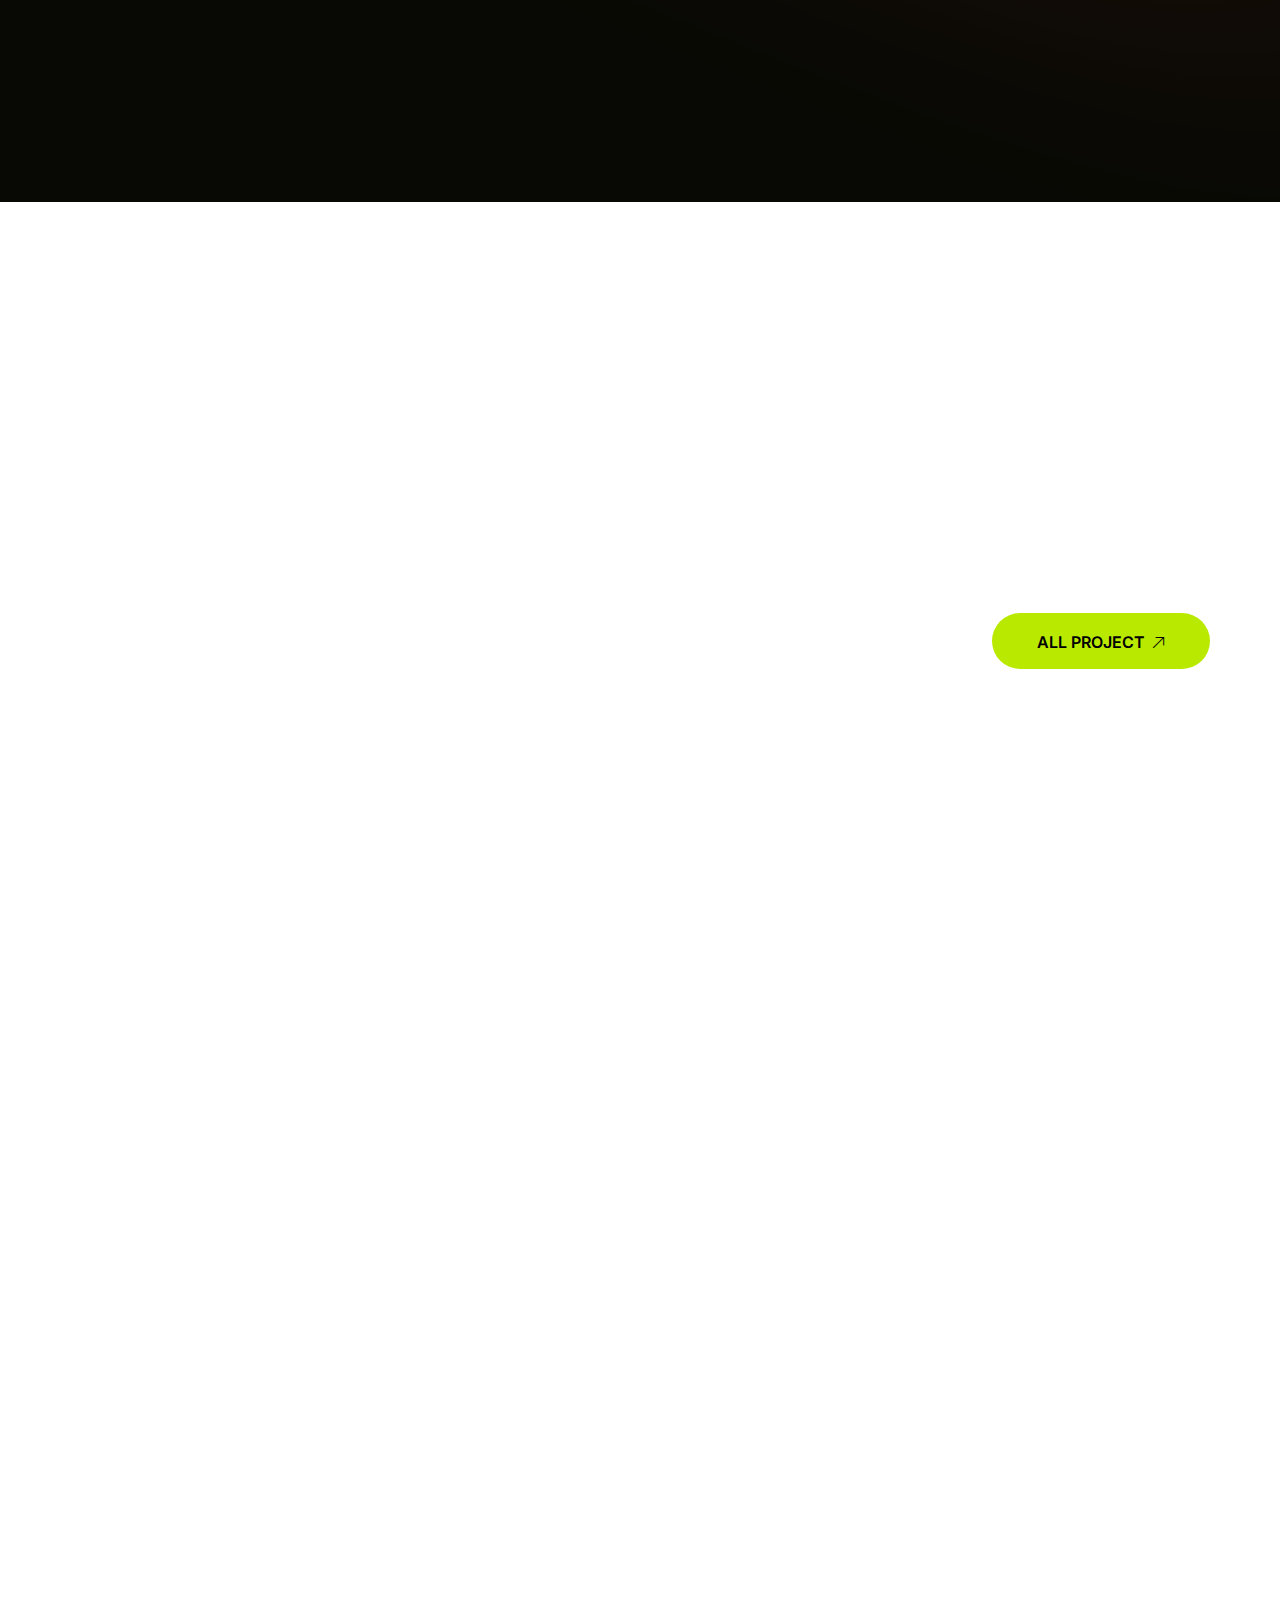
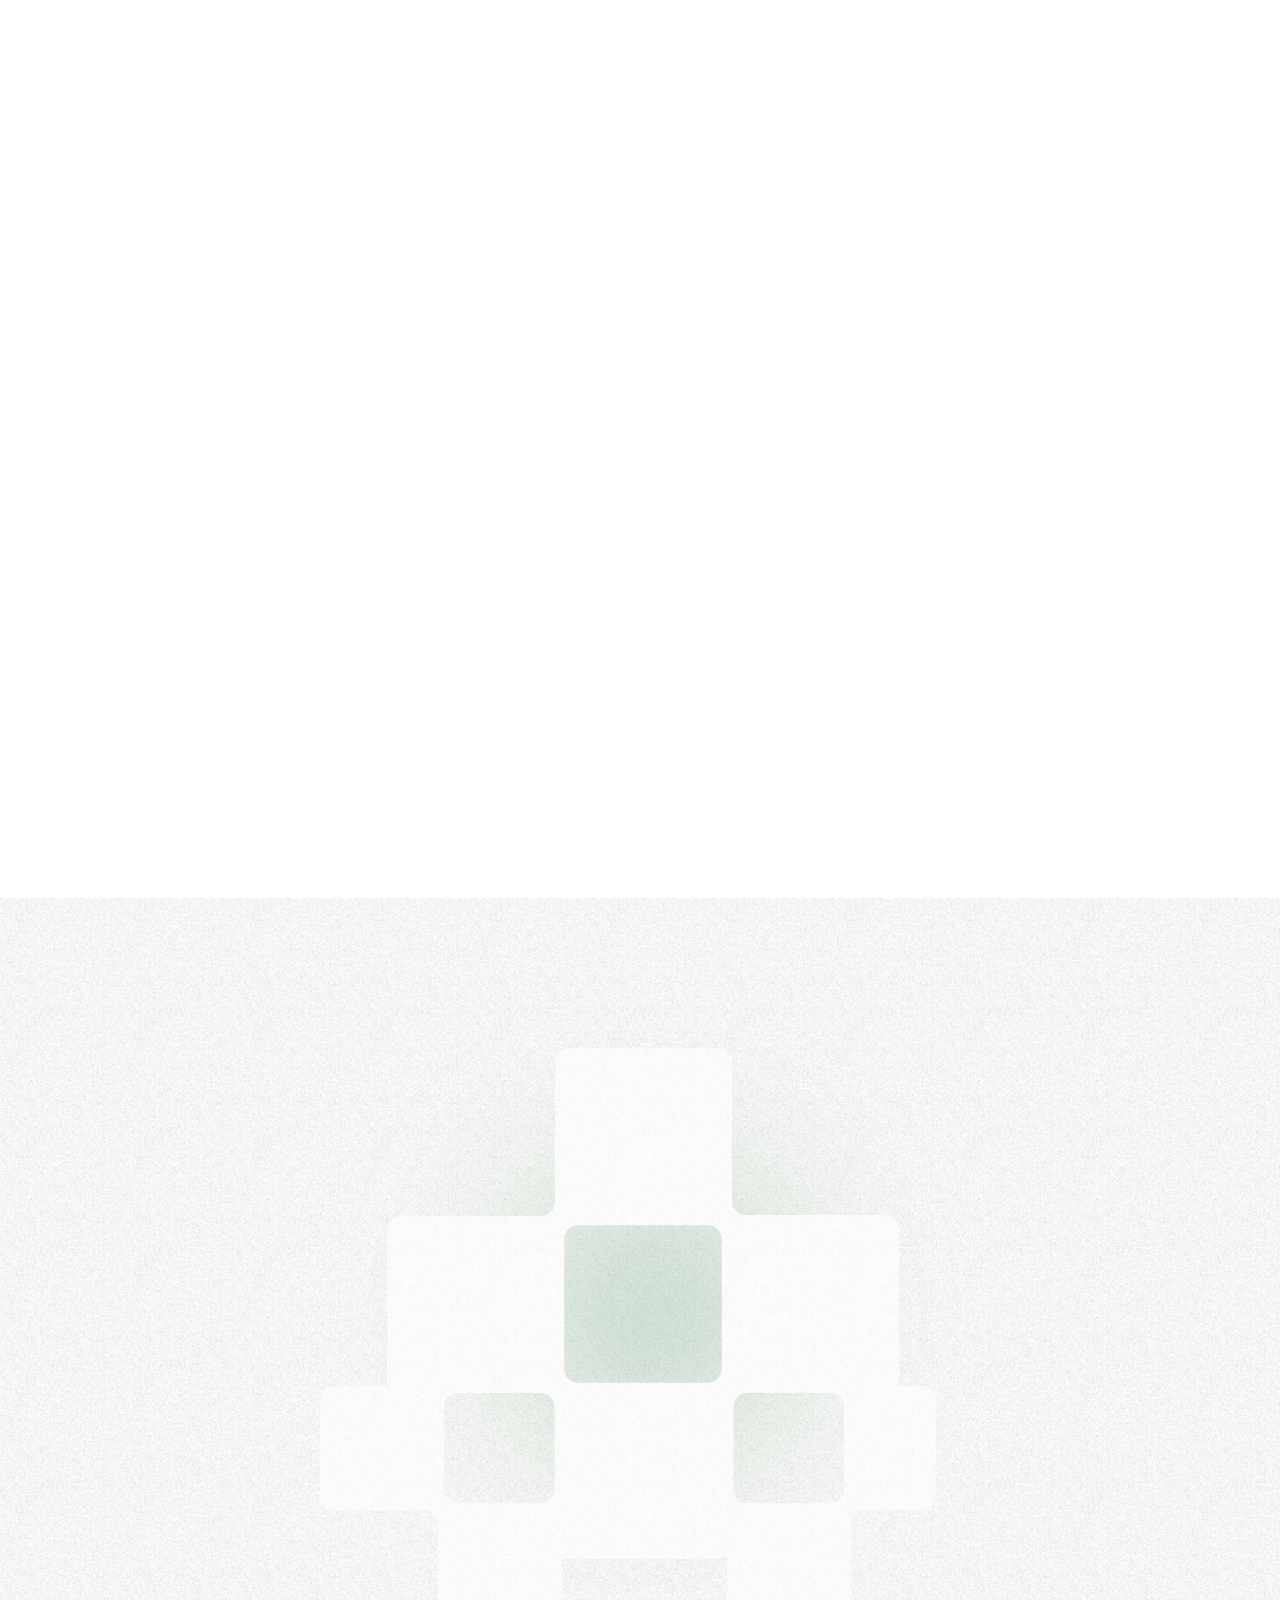
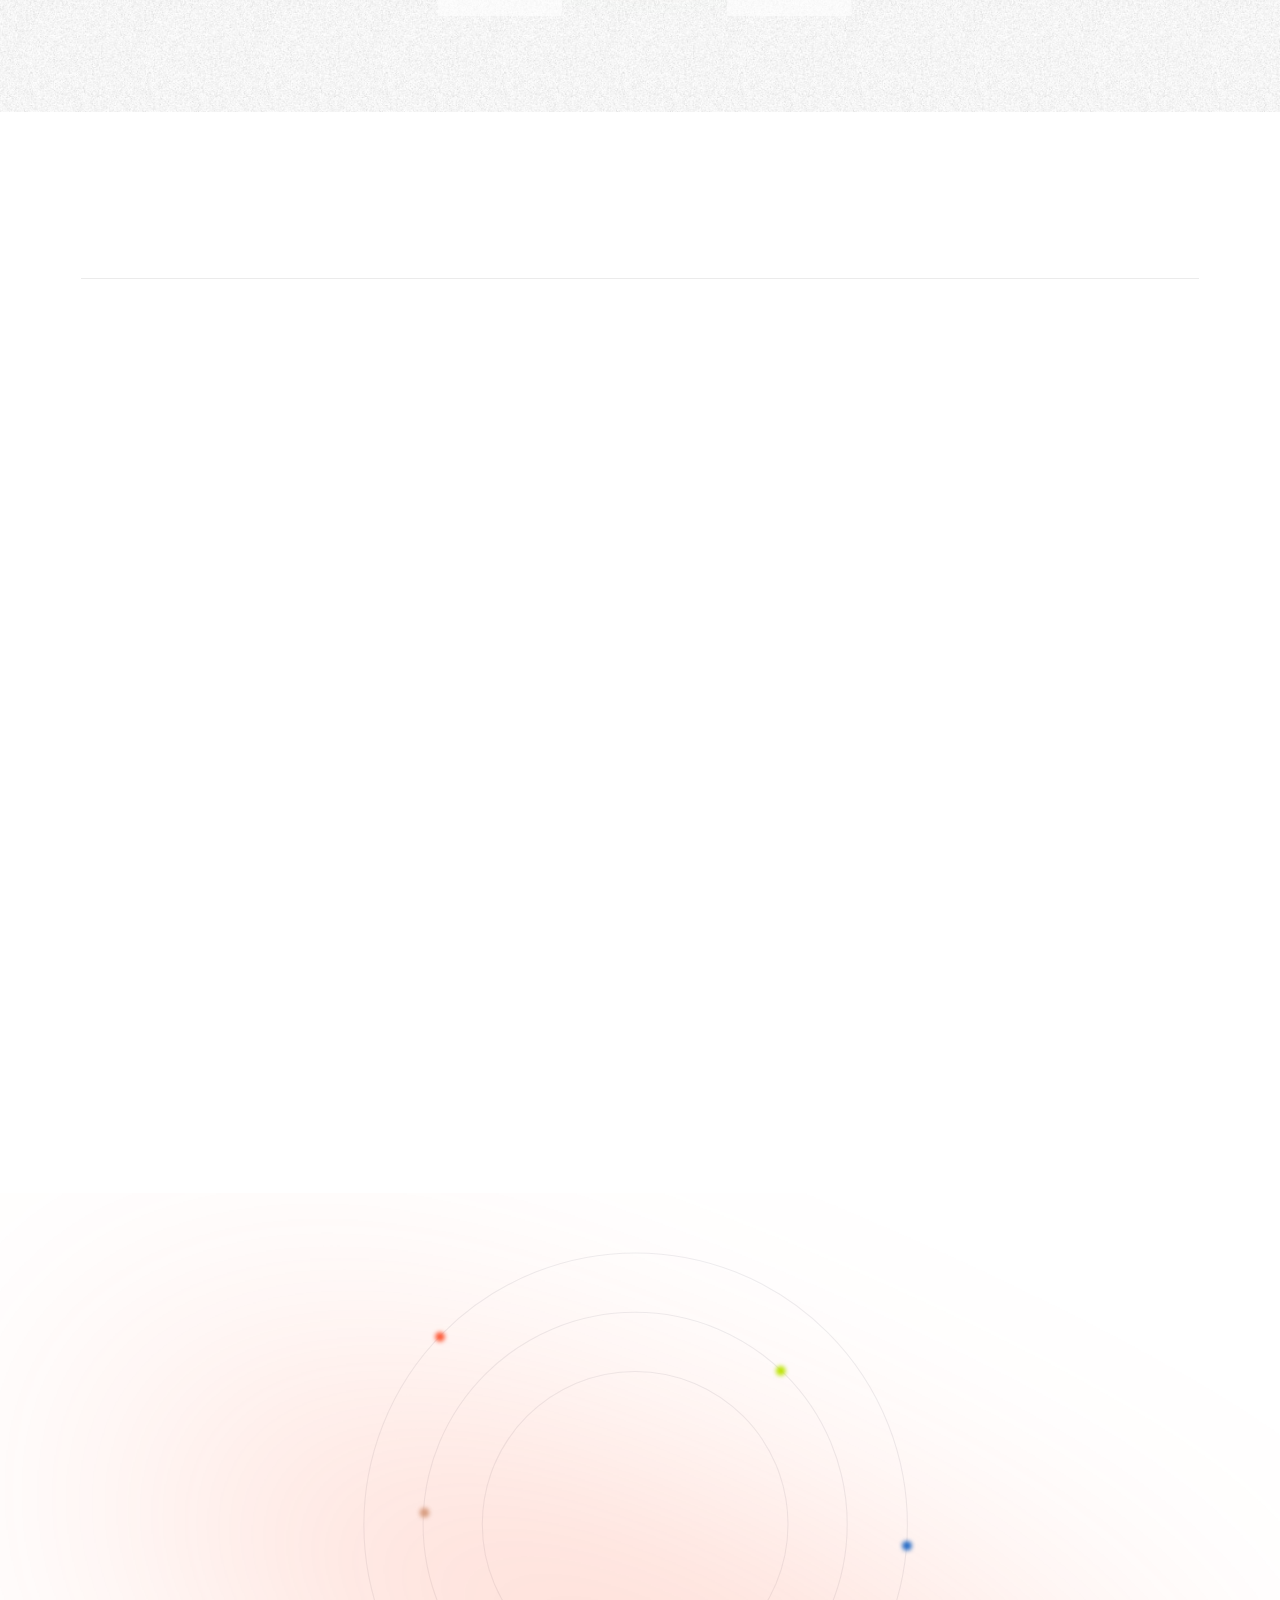
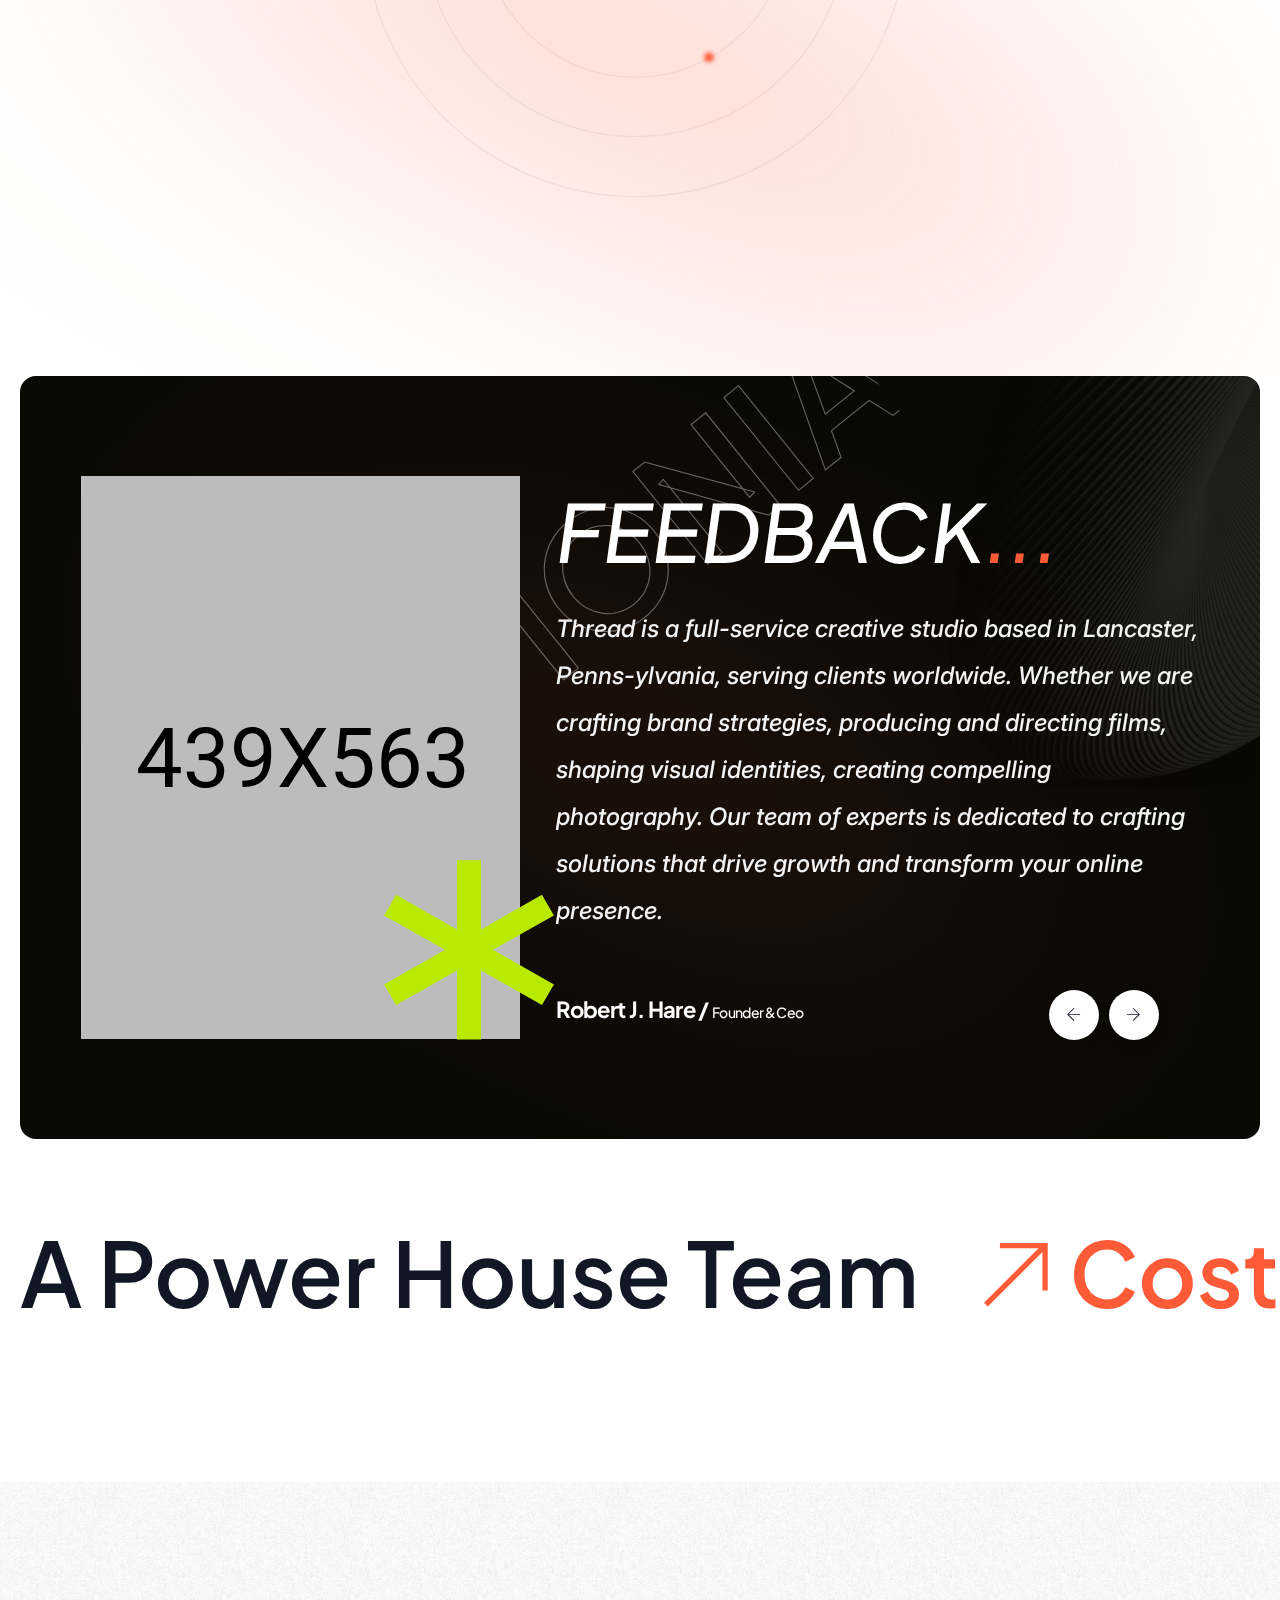
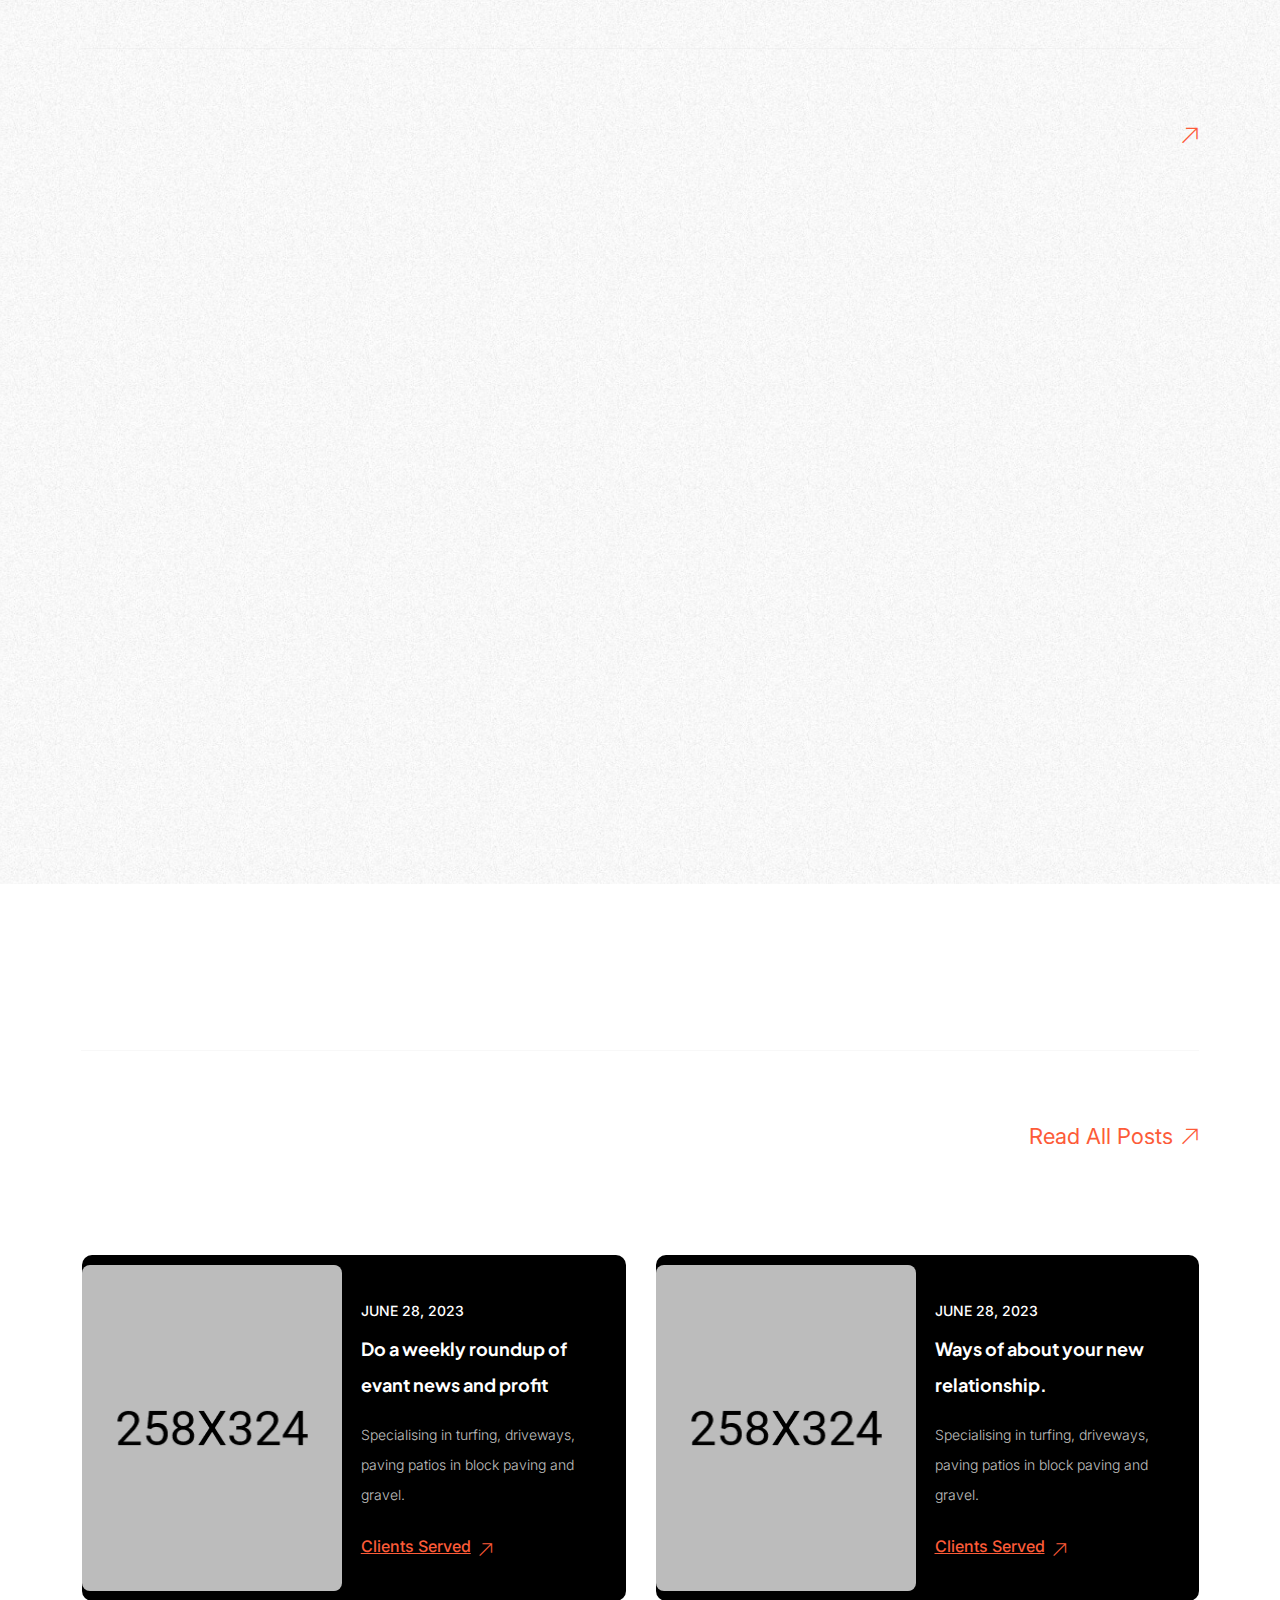
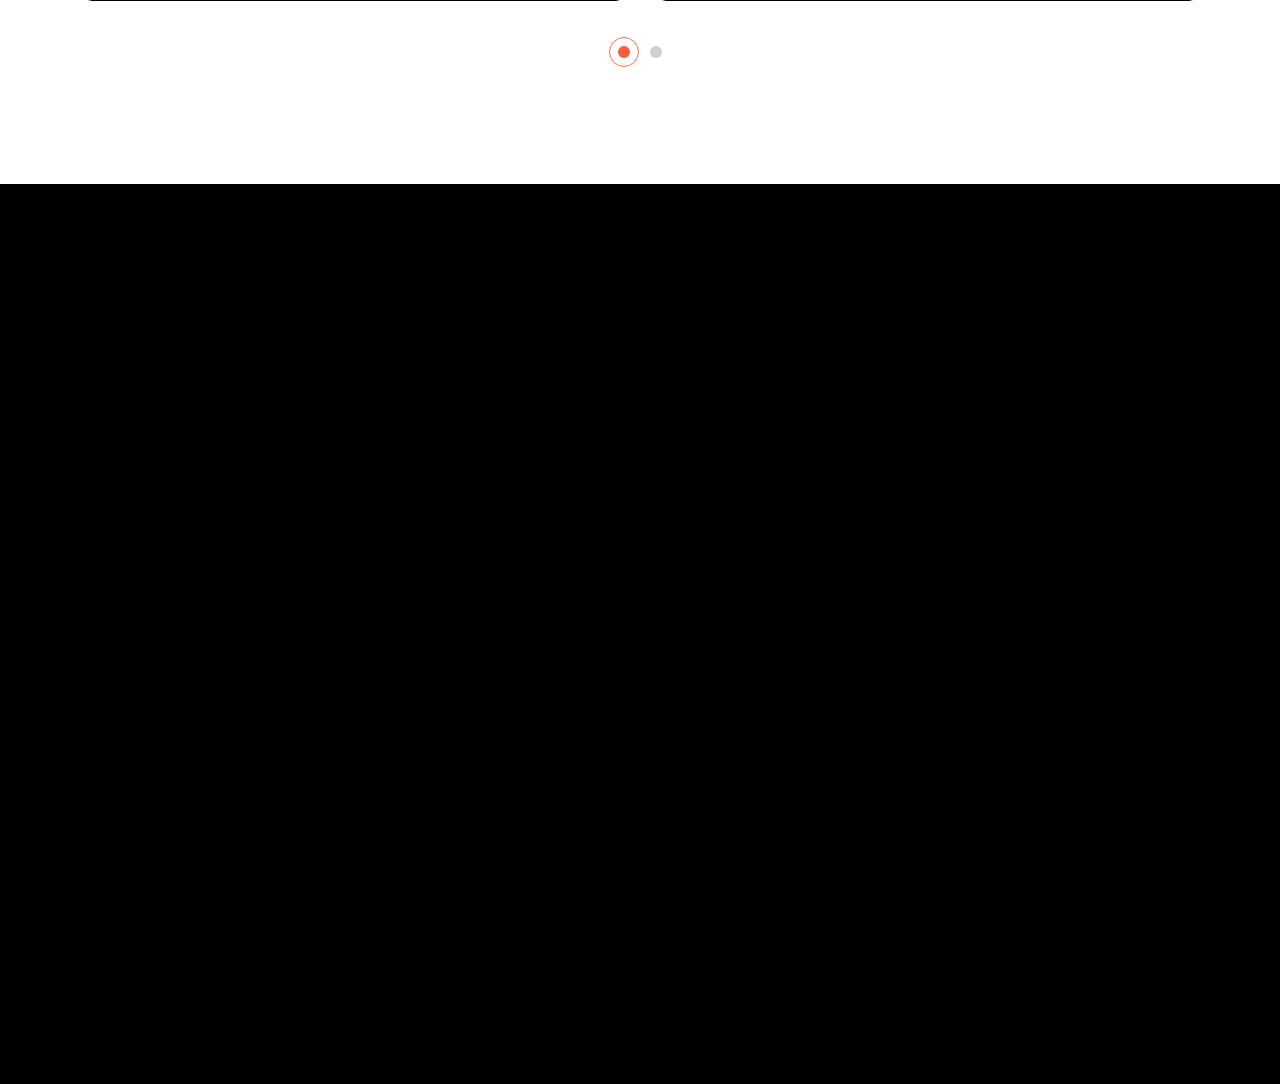
<file: main file/index.html>
<!DOCTYPE html>
<html lang="en">

<head>
    <meta charset="utf-8">
    <meta http-equiv="X-UA-Compatible" content="IE=edge">
    <meta name="viewport" content="width=device-width, initial-scale=1">
    <meta name="author" content="wpOceans">
    <link rel="shortcut icon" type="image/png" href="assets/images/favicon.png">
    <title>Pixor | Creative Digital Agency Template</title>
    <link href="assets/css/themify-icons.css" rel="stylesheet">
    <link href="assets/css/flaticon.css" rel="stylesheet">
    <link href="assets/css/bootstrap.min.css" rel="stylesheet">
    <link href="assets/css/animate.css" rel="stylesheet">
    <link href="assets/css/owl.carousel.css" rel="stylesheet">
    <link href="assets/css/owl.theme.css" rel="stylesheet">
    <link href="assets/css/slick.css" rel="stylesheet">
    <link href="assets/css/slick-theme.css" rel="stylesheet">
    <link href="assets/css/swiper.min.css" rel="stylesheet">
    <link href="assets/css/owl.transitions.css" rel="stylesheet">
    <link href="assets/css/jquery.fancybox.css" rel="stylesheet">
    <link href="assets/css/odometer-theme-default.css" rel="stylesheet">
    <link href="assets/sass/style.css" rel="stylesheet">
</head>

<body>

    <!-- start page-wrapper -->


    <!-- start preloader -->
    <div class="preloader">
        <div class="vertical-centered-box">
            <div class="content">
                <div class="loader-circle"></div>
                <div class="loader-line-mask">
                    <div class="loader-line"></div>
                </div>
                <img src="assets/images/preloader.png" alt="">
            </div>
        </div>
    </div>
    <!-- end preloader -->

    <!--  cursor style -->
    <div class="cursor"></div>

    <!-- Start header -->
    <header id="header">
        <div class="wpo-site-header">
            <nav class="navigation navbar navbar-expand-lg navbar-light">
                <div class="container-fluid">
                    <div class="row align-items-center">
                        <div class="col-lg-3 col-md-3 col-3 d-lg-none dl-block">
                            <div class="mobail-menu">
                                <button type="button" class="navbar-toggler open-btn">
                                    <span class="sr-only">Toggle navigation</span>
                                    <span class="icon-bar first-angle"></span>
                                    <span class="icon-bar middle-angle"></span>
                                    <span class="icon-bar last-angle"></span>
                                </button>
                            </div>
                        </div>
                        <div class="col-lg-2 col-md-5 col-6">
                            <div class="navbar-header">
                                <a class="navbar-brand" href="index.html"><img src="assets/images/logo.svg" alt=""></a>
                            </div>
                        </div>
                        <div class="col-lg-7 col-md-1 col-1">
                            <div id="navbar" class="collapse navbar-collapse navigation-holder">
                                <button class="menu-close"><i class="ti-close"></i></button>
                                <ul class="nav navbar-nav mb-2 mb-lg-0">
                                    <li class="menu-item-has-children">
                                        <a href="#"><span>Home</span><i class="ti-arrow-top-right"></i></a>
                                        <ul class="sub-menu">
                                            <li><a href="index.html">Creative Agency</a></li>
                                            <li><a href="index-2.html">Business Agency</a></li>
                                            <li><a href="index-3.html">Digital Agency</a></li>
                                        </ul>
                                    </li>
                                    <li><a href="about.html">About <i class="ti-arrow-top-right"></i></a>
                                    </li>
                                    <li class="menu-item-has-children">
                                        <a href="#">Services <i class="ti-arrow-top-right"></i></a>
                                        <ul class="sub-menu">
                                            <li><a href="service.html">Service</a></li>
                                            <li><a href="service-single.html">Service Single</a></li>
                                        </ul>
                                    </li>
                                    <li class="menu-item-has-children">
                                        <a href="#">Portfolio <i class="ti-arrow-top-right"></i></a>
                                        <ul class="sub-menu">
                                            <li><a href="project.html">Portfolio</a></li>
                                            <li><a href="project-single.html">Portfolio Single</a></li>
                                        </ul>
                                    </li>
                                    <li class="menu-item-has-children">
                                        <a href="#">Blog <i class="ti-arrow-top-right"></i></a>
                                        <ul class="sub-menu">
                                            <li><a href="blog.html">Blog right sidebar</a></li>
                                            <li><a href="blog-left-sidebar.html">Blog left sidebar</a>
                                            </li>
                                            <li><a href="blog-fullwidth.html">Blog fullwidth</a></li>
                                            <li><a href="blog-single.html">Blog details </a>
                                            </li>
                                        </ul>
                                    </li>
                                    <li class="menu-item-has-children">
                                        <a href="#">Pages <i class="ti-arrow-top-right"></i></a>
                                         <ul class="sub-menu">
                                            <li><a href="team.html">Team</a></li>
                                            <li><a href="team-single.html">Team Single</a></li>
                                            <li><a href="pricing.html">Pricing</a></li>
                                            <li><a href="contact.html">Contact Us</a></li>
                                            <li><a href="404.html">404</a></li>
                                        </ul>
                                    </li>
                                </ul>

                            </div>
                            <!-- end of nav-collapse -->
                        </div>
                        <div class="col-lg-3 col-md-3 col-2">
                            <div class="header-right">
                                <div class="close-form">
                                    <a class="theme-btn" href="contact.html"><span> Contact
                                            us</span>
                                        <i class="ti-arrow-top-right"></i></a>
                                </div>
                            </div>
                        </div>
                    </div>
                </div>
            </nav>
        </div>
    </header>
    <!-- end of header -->



    <!-- Start of hero -->
    <section class="hero-section">
        <div class="container">
            <div class="hero-wrap">
                <div class="title">
                    <div class="splittext-line">
                        <div class="p-style">
                            <p>Creative agency beside
                                New York uSA</p>
                            <i class="ti-arrow-top-right"></i>
                        </div>
                        <h2 class="italic">Cretive</h2>
                        <h2 class="normal">branding <img src="assets/images/slider/imoje.png" alt="">
                        </h2>
                        <h2 class="text-stroke">w<img src="assets/images/slider/text-o.png" alt="">rld.
                        </h2>
                        <div class="p-style-s2">
                            <p>Elevate your brand with the Agencyo
                                Agency – everything from strategy
                                to advertising & scale.</p>
                        </div>
                    </div>
                    <div class="content_middle">
                        <img src="assets/images/slider/bg-img.jpg" alt="">
                    </div>
                </div>
                <div class="start new_img-animet">
                    <img data-speed="0.8" src="assets/images/slider/start.svg" alt="">
                </div>
            </div>
        </div>
        <div class="bg-shape">
            <img src="assets/images/slider/bg-shap.svg" alt="">
        </div>
        <div class="round-shape">
            <img src="assets/images/slider/round-shape.png" alt="">
        </div>
    </section>

    <!-- Start partners -->
    <section class="partners-section fade_bottom">
        <h2 class="d-none">No Content</h2>
        <div class="container">
            <ul class="partners-slider">
                <li>
                    <div>
                        <img src="assets/images/partners/1.png" alt="">
                    </div>
                </li>
                <li>
                    <div>
                        <img src="assets/images/partners/2.png" alt="">
                    </div>
                </li>
                <li>
                    <div>
                        <img src="assets/images/partners/3.png" alt="">
                    </div>
                </li>
                <li>
                    <div>
                        <img src="assets/images/partners/4.png" alt="">
                    </div>
                </li>
                <li>
                    <div>
                        <img src="assets/images/partners/5.png" alt="">
                    </div>
                </li>
                <li>
                    <div>
                        <img src="assets/images/partners/2.png" alt="">
                    </div>
                </li>
            </ul>
        </div>
    </section>
    <!-- end partners -->

    <!-- Start about -->
    <section class="about-section">
        <div class="container">
            <div class="about-wraper">
                <h2 class="splittext-line">Award Winning <span>Branding Agency</span>
                    providing a wide range of digital services 
                    Design & <span class="color">Development</span> Expertise
                    Our team  of experts is dedicated to
                    crafting <span class="line">solutions....</span>
                    <img src="assets/images/about-1.jpg" alt=""></h2>
                <p class="wow fadeInUp" data-wow-delay="0.8s">It has stood the test of time and proceeds
                    Elevate
                    your brand with the
                    Agencyo Agency – everything from strategy to advertising & scale.</p>
                <div class="fade_bottom">
                    <a href="about.html"> <span class="rolling-text">More about us</span>
                        <i class="ti-arrow-top-right"></i></a>
                </div>
                <div class="funfact wow fadeInUp" data-wow-delay="0.8s">
                    <div class="item">
                        <h3><span class="odometer" data-count="150">00</span>+</h3>
                        <p><span>Clients Served</span><i class="ti-arrow-top-right"></i></p>
                    </div>
                    <div class="item">
                        <h3><span class="odometer" data-count="50">00</span>+</h3>
                        <p><span>World Branch</span> <i class="ti-arrow-top-right"></i></p>
                    </div>
                </div>
            </div>
        </div>
    </section>

    <!-- Start service -->
    <section class="service-section section-padding">
        <div class="container">
            <div class="title poort-text poort-in-right">
                <h2>Recent Projects</h2>
                <h3>our <span>Services</span></h3>
            </div>
            <div class="row g-0">
                <div class="col-lg-6 col-12 scroll-text-animation" data-animation="fade_from_bottom">
                    <div class="service-card item">
                        <div class="text">
                            <span>Excellent Performance</span>
                            <h2><a href="service-single.html">Content Marketing</a></h2>
                        </div>
                        <a href="service-single.html" class="icon">
                            <i class="ti-arrow-top-right"></i>
                        </a>
                        <div class="image">
                            <img src="assets/images/service/1.png" alt="">
                        </div>
                    </div>
                </div>
                <div class="col-lg-6 col-12 scroll-text-animation" data-animation="fade_from_bottom">
                    <div class="service-card item">
                        <div class="text">
                            <span>Excellent Performance</span>
                            <h2><a href="service-single.html">Website Designing</a></h2>
                        </div>
                        <a href="service-single.html" class="icon">
                            <i class="ti-arrow-top-right"></i>
                        </a>
                        <div class="image">
                            <img src="assets/images/service/2.png" alt="">
                        </div>
                    </div>
                </div>
                <div class="col-lg-6 col-12 scroll-text-animation" data-animation="fade_from_bottom">
                    <div class="service-card item active">
                        <div class="text">
                            <span>Excellent Performance</span>
                            <h2><a href="service-single.html">E-mail Marketing</a></h2>
                        </div>
                        <a href="service-single.html" class="icon">
                            <i class="ti-arrow-top-right"></i>
                        </a>
                        <div class="image">
                            <img src="assets/images/service/3.png" alt="">
                        </div>
                    </div>
                </div>
                <div class="col-lg-6 col-12 scroll-text-animation" data-animation="fade_from_bottom">
                    <div class="service-card item">
                        <div class="text">
                            <span>Excellent Performance</span>
                            <h2><a href="service-single.html">Webflow Development</a></h2>
                        </div>
                        <a href="service-single.html" class="icon">
                            <i class="ti-arrow-top-right"></i>
                        </a>
                        <div class="image">
                            <img src="assets/images/service/4.png" alt="">
                        </div>
                    </div>
                </div>
                <div class="col-lg-6 col-12 scroll-text-animation" data-animation="fade_from_bottom">
                    <div class="service-card item">
                        <div class="text">
                            <span>Excellent Performance</span>
                            <h2><a href="service-single.html">Social Media Marketing</a></h2>
                        </div>
                        <a href="service-single.html" class="icon">
                            <i class="ti-arrow-top-right"></i>
                        </a>
                        <div class="image">
                            <img src="assets/images/service/5.png" alt="">
                        </div>
                    </div>
                </div>
                <div class="col-lg-6 col-12 scroll-text-animation" data-animation="fade_from_bottom">
                    <div class="service-card item">
                        <div class="text">
                            <span>Excellent Performance</span>
                            <h2><a href="service-single.html">Digital Marketing</a></h2>
                        </div>
                        <a href="service-single.html" class="icon">
                            <i class="ti-arrow-top-right"></i>
                        </a>
                        <div class="image">
                            <img src="assets/images/service/6.png" alt="">
                        </div>
                    </div>
                </div>
            </div>
            <a href="service.html" class="service-all scroll-text-animation btn-wrapper btn-move"
                data-animation="fade_from_bottom">More
                <br>
                Service
                <div class="shape">
                    <svg width="196" height="196" viewBox="0 0 196 196" fill="none">
                        <path
                            d="M191.473 106.074L183.461 111C182.391 111.646 181.461 112.509 180.727 113.536C179.994 114.563 179.473 115.733 179.197 116.973C178.92 118.212 178.894 119.497 179.119 120.749C179.344 121.999 179.816 123.191 180.506 124.249L185.624 132.228C186.519 133.583 187.05 135.155 187.165 136.785C187.282 138.416 186.978 140.049 186.284 141.523C185.591 142.996 184.532 144.257 183.214 145.181C181.895 146.104 180.363 146.658 178.77 146.787L169.495 147.644C168.255 147.75 167.049 148.114 165.952 148.714C164.855 149.314 163.889 150.136 163.113 151.131C162.337 152.127 161.768 153.273 161.44 154.502C161.114 155.729 161.035 157.013 161.209 158.274L162.442 167.735C162.675 169.352 162.489 171.004 161.904 172.525C161.318 174.046 160.353 175.384 159.105 176.404C157.856 177.424 156.369 178.092 154.789 178.34C153.21 178.589 151.595 178.409 150.105 177.819L141.348 174.484C140.187 174.032 138.949 173.827 137.708 173.88C136.467 173.935 135.25 174.247 134.131 174.798C133.012 175.349 132.014 176.129 131.199 177.087C130.384 178.046 129.769 179.166 129.392 180.376L126.482 189.447C126.004 191.006 125.136 192.408 123.964 193.517C122.791 194.625 121.356 195.4 119.8 195.765C118.244 196.129 116.622 196.069 115.096 195.593C113.569 195.116 112.191 194.239 111.098 193.047L104.641 186.158C103.787 185.234 102.757 184.498 101.615 183.994C100.474 183.49 99.2431 183.231 98 183.231C96.7569 183.231 95.5264 183.49 94.3849 183.994C93.2434 184.498 92.2135 185.234 91.3587 186.158L84.9011 193.047C83.809 194.239 82.4311 195.116 80.9045 195.593C79.3779 196.069 77.7561 196.129 76.2002 195.765C74.6443 195.4 73.2085 194.625 72.0362 193.517C70.8639 192.408 69.9958 191.006 69.518 189.447L66.6087 180.376C66.2305 179.166 65.6153 178.046 64.8003 177.087C63.9855 176.129 62.988 175.349 61.869 174.798C60.7501 174.247 59.533 173.935 58.2922 173.88C57.0514 173.827 55.8132 174.032 54.6525 174.484L45.8947 177.819C44.4046 178.409 42.7895 178.589 41.2105 178.34C39.6314 178.092 38.1434 177.424 36.8951 176.404C35.6469 175.384 34.6818 174.046 34.0962 172.525C33.5106 171.004 33.3247 169.352 33.5574 167.735L34.7912 158.274C34.9655 157.013 34.8866 155.729 34.5592 154.502C34.2317 153.273 33.6626 152.127 32.8869 151.131C32.1112 150.136 31.1451 149.314 30.0478 148.714C28.9506 148.114 27.7453 147.75 26.5056 147.644L17.2298 146.77C15.6369 146.642 14.1049 146.089 12.7865 145.165C11.468 144.241 10.4092 142.98 9.7157 141.507C9.02222 140.034 8.71824 138.4 8.83408 136.77C8.94991 135.139 9.48141 133.568 10.3757 132.213L15.4935 124.249C16.184 123.191 16.656 121.999 16.8813 120.749C17.1066 119.497 17.0802 118.212 16.8036 116.973C16.527 115.733 16.006 114.563 15.2727 113.536C14.5393 112.509 13.6089 111.646 12.5385 111L4.52692 106.074C3.14917 105.249 2.00646 104.071 1.21223 102.654C0.418013 101.238 0 99.6333 0 98C0 96.3667 0.418013 94.7624 1.21223 93.3459C2.00646 91.9294 3.14917 90.7507 4.52692 89.9262L12.5385 85.0006C13.6089 84.354 14.5393 83.4909 15.2727 82.4639C16.006 81.4368 16.527 80.2674 16.8036 79.0273C17.0802 77.7871 17.1066 76.5026 16.8813 75.2516C16.656 74.0007 16.184 72.8096 15.4935 71.7519L10.3757 63.7717C9.48141 62.4167 8.94991 60.8456 8.83408 59.2148C8.71824 57.584 9.02222 55.9506 9.7157 54.4775C10.4092 53.0044 11.468 51.743 12.7865 50.8193C14.1049 49.8958 15.6369 49.3422 17.2298 49.2135L26.5056 48.3562C27.7453 48.2499 28.9506 47.8859 30.0478 47.2861C31.1451 46.6864 32.1112 45.8638 32.8869 44.8686C33.6626 43.8733 34.2317 42.7267 34.5592 41.4986C34.8866 40.2704 34.9655 38.9868 34.7912 37.7264L33.5574 28.2651C33.3247 26.6476 33.5106 24.996 34.0962 23.4749C34.6818 21.9538 35.6469 20.6165 36.8951 19.5961C38.1434 18.5758 39.6314 17.908 41.2105 17.6596C42.7895 17.4112 44.4046 17.5909 45.8947 18.1805L54.6525 21.5159C55.8132 21.9681 57.0514 22.1738 58.2922 22.1199C59.533 22.0659 60.7501 21.7534 61.869 21.202C62.988 20.6506 63.9855 19.8717 64.8003 18.9127C65.6153 17.9537 66.2305 16.8347 66.6087 15.6241L69.518 6.55291C69.9958 4.99447 70.8639 3.59106 72.0362 2.48272C73.2085 1.37437 74.6443 0.599441 76.2002 0.235279C77.7561 -0.128882 79.3779 -0.0693745 80.9045 0.407281C82.4311 0.883936 83.809 1.7613 84.9011 2.9523L91.3587 9.84147C92.2135 10.766 93.2434 11.5027 94.3849 12.006C95.5264 12.5093 96.7569 12.7689 98 12.7689C99.2431 12.7689 100.474 12.5093 101.615 12.006C102.757 11.5027 103.787 10.766 104.641 9.84147L111.098 2.9523C112.191 1.7613 113.569 0.883936 115.096 0.407281C116.622 -0.0693745 118.244 -0.128882 119.8 0.235279C121.356 0.599441 122.791 1.37437 123.964 2.48272C125.136 3.59106 126.004 4.99447 126.482 6.55291L129.392 15.6241C129.769 16.8347 130.384 17.9537 131.199 18.9127C132.014 19.8717 133.012 20.6506 134.131 21.202C135.25 21.7534 136.467 22.0659 137.708 22.1199C138.949 22.1738 140.187 21.9681 141.348 21.5159L150.105 18.1805C151.595 17.5909 153.21 17.4112 154.789 17.6596C156.369 17.908 157.856 18.5758 159.105 19.5961C160.353 20.6165 161.318 21.9538 161.904 23.4749C162.489 24.996 162.675 26.6476 162.442 28.2651L161.209 37.7264C161.035 38.9868 161.114 40.2704 161.44 41.4986C161.768 42.7267 162.337 43.8733 163.113 44.8686C163.889 45.8638 164.855 46.6864 165.952 47.2861C167.049 47.8859 168.255 48.2499 169.495 48.3562L178.77 49.2291C180.363 49.3577 181.895 49.9114 183.214 50.835C184.532 51.7586 185.591 53.02 186.284 54.4931C186.978 55.9661 187.282 57.5996 187.165 59.2304C187.05 60.8612 186.519 62.4324 185.624 63.7873L180.506 71.7519C179.816 72.8096 179.344 74.0007 179.119 75.2516C178.894 76.5026 178.92 77.7871 179.197 79.0273C179.473 80.2674 179.994 81.4368 180.727 82.4639C181.461 83.4909 182.391 84.354 183.461 85.0006L191.473 89.9262C192.85 90.7507 193.994 91.9294 194.788 93.3459C195.582 94.7624 196 96.3667 196 98C196 99.6333 195.582 101.238 194.788 102.654C193.994 104.071 192.85 105.249 191.473 106.074Z"
                            fill="#BAE900" />
                    </svg>
                </div>
            </a>
        </div>
        <div class="bg-shape">
            <svg width="1920" height="1435" viewBox="0 0 1920 1435" fill="none">
                <g filter="url(#filter0_f_1_121)">
                    <ellipse cx="984.937" cy="717.486" rx="906.755" ry="83.9948"
                        transform="rotate(23.3308 984.937 717.486)" fill="#FD5B38" fill-opacity="0.21" />
                </g>
                <defs>
                    <filter id="filter0_f_1_121" x="-198.352" y="0.110352" width="2366.58" height="1434.75"
                        filterUnits="userSpaceOnUse" color-interpolation-filters="sRGB">
                        <feFlood flood-opacity="0" result="BackgroundImageFix" />
                        <feBlend mode="normal" in="SourceGraphic" in2="BackgroundImageFix" result="shape" />
                        <feGaussianBlur stdDeviation="175" result="effect1_foregroundBlur_1_121" />
                    </filter>
                </defs>
            </svg>
        </div>
    </section>

    <!-- Start text-animation -->
    <section class="text-animation fade_bottom">
        <div class="marquee_container text-slider">
            <div class="marquee">
                <div class="item">
                    <div>
                        <img src="assets/images/stert.svg" alt="">
                        <h2>pweb develoment</h2>
                    </div>
                    <div>
                        <img src="assets/images/stert.svg" alt="">
                        <h2>digital marketing</h2>
                    </div>
                    <div>
                        <img src="assets/images/stert.svg" alt="">
                        <h2>graphics design</h2>
                    </div>
                </div>

            </div>
            <div class="marquee">
                <div class="item">
                    <div>
                        <img src="assets/images/stert.svg" alt="">
                        <h2>pweb develoment</h2>
                    </div>
                    <div>
                        <img src="assets/images/stert.svg" alt="">
                        <h2>digital marketing</h2>
                    </div>
                    <div>
                        <img src="assets/images/stert.svg" alt="">
                        <h2>graphics design</h2>
                    </div>
                </div>
            </div>

        </div>
    </section>

    <!-- Start project -->
    <section class="project-section section-padding">
        <div class="container">
            <div class="row align-items-center">
                <div class="col-lg-6 col-12">
                    <div class="title poort-text poort-in-right">
                        <h2>Selected
                            <span>Works..</span></h2>
                    </div>
                </div>
                <div class="col-lg-6 col-12">
                    <div class="project-btn">
                        <a href="project.html" class="theme-btn"> <span class="rolling-text"> All
                                Project</span>
                            <i class="ti-arrow-top-right"></i></a>
                    </div>
                </div>
            </div>
            <div class="sortable-gallery">
                <div class="gallery-filters"></div>
                <div class="row gallery-container">
                    <div class="col col-lg-6 col-12 scroll-text-animation" data-animation="fade_from_bottom">
                        <div class="project-card">
                            <img src="assets/images/project/1.jpg" alt="">
                            <div class="text">
                                <h2><a href="project-single.html">Redefining E-commerce</a></h2>
                                <span>Banding</span>
                                <span>UI/UX</span>
                            </div>
                        </div>
                    </div>
                    <div class="col col-lg-6 col-12 scroll-text-animation" data-animation="fade_from_bottom">
                        <div class="project-card">
                            <img src="assets/images/project/2.jpg" alt="">
                            <div class="text">
                                <h2><a href="project-single.html">Design That Converts</a></h2>
                                <span>Banding</span>
                                <span>UI/UX</span>
                            </div>
                        </div>
                    </div>
                    <div class="col col-lg-6 col-12 scroll-text-animation" data-animation="fade_from_bottom">
                        <div class="project-card">
                            <img src="assets/images/project/3.jpg" alt="">
                            <div class="text">
                                <h2><a href="project-single.html">A New Brand Identity</a></h2>
                                <span>Banding</span>
                                <span>UI/UX</span>
                            </div>
                        </div>
                    </div>
                    <div class="col col-lg-6 col-12 scroll-text-animation" data-animation="fade_from_bottom">
                        <div class="project-card">
                            <img src="assets/images/project/4.jpg" alt="">
                            <div class="text">
                                <h2><a href="project-single.html">Business card design</a></h2>
                                <span>Banding</span>
                                <span>UI/UX</span>
                            </div>
                        </div>
                    </div>
                </div>
            </div>
        </div>
    </section>

    <!-- Start marquee -->
    <section class="marquee-section fade_bottom">
        <div class="marquee_container">
            <div class="marquee">
                <h2><img src="assets/images/stert-2.svg" alt=""> branding</h2>
                <h2><img src="assets/images/stert-2.svg" alt=""> product design</h2>
                <h2><img src="assets/images/stert-2.svg" alt=""> digital marketing</h2>
                <h2><img src="assets/images/stert-2.svg" alt=""> product design</h2>
                <h2><img src="assets/images/stert-2.svg" alt=""> art direction</h2>
                <h2><img src="assets/images/stert-2.svg" alt=""> motion graphics</h2>

            </div>
            <div class="marquee">
                <h2><img src="assets/images/stert-2.svg" alt=""> strategy</h2>
                <h2><img src="assets/images/stert-2.svg" alt=""> product design</h2>
                <h2><img src="assets/images/stert-2.svg" alt=""> digital marketing</h2>
                <h2><img src="assets/images/stert-2.svg" alt=""> product design</h2>
                <h2><img src="assets/images/stert-2.svg" alt=""> art direction</h2>
                <h2><img src="assets/images/stert-2.svg" alt=""> development</h2>
            </div>
        </div>
    </section>

    <!-- Start fanfuct -->
    <section class="fanfuct-section section-padding">
        <div class="container">
            <div class="top-content">
                <div class="title">
                    <h3 class="splittext-line">company
                        <span>inside..</span></h3>
                </div>
                <div class="left-image wow zoomIn" data-wow-delay="1.1s">
                    <img src="assets/images/fanfact-1.jpg" alt="">
                </div>
                <div class="right-image wow zoomIn" data-wow-delay="1.1s">
                    <img src="assets/images/fanfact-2.jpg" alt="">
                </div>
            </div>
            <div class="funfact-wrap">
                <div class="row">
                    <div class="col col-lg-4 col-md-4 col-12  wow fadeIn" data-wow-delay="0.4s">
                        <div class="item">
                            <h3>Team Members</h3>
                            <h2><span class="odometer" data-count="22">00</span>+</h2>
                        </div>
                    </div>
                    <div class="col col-lg-4 col-md-4 col-12  wow fadeIn" data-wow-delay="0.6s">
                        <div class="item">
                            <h3>Years of experience</h3>
                            <h2><span class="odometer" data-count="15">00</span>+</h2>
                        </div>
                    </div>
                    <div class="col col-lg-4 col-md-4 col-12  wow fadeIn" data-wow-delay="0.8s">
                        <div class="item">
                            <h3>Happy Customers</h3>
                            <h2><span class="odometer" data-count="25">00</span>k</h2>
                        </div>
                    </div>
                </div>
            </div>
        </div>
        <div class="bg-shape">
            <img src="assets/images/funfact-bg-shape.svg" alt="">
        </div>
    </section>

    <!-- Start award -->
    <section class="award-section section-padding">
        <div class="container">
            <div class="title">
                <h2 class="poort-text poort-in-right"><span>Awards & Recognition</span></h2>
                <div class="poort-text poort-in-right">
                    <h3>Check our <span>awards</span> & achievements</h3>
                </div>
            </div>
            <div class="row align-items-center">
                <div class="col-lg-5 col-12  scroll-text-animation" data-animation="fade_from_left">
                    <div class="image">
                        <div class="image-1">
                            <img src="assets/images/awards/1.jpg" alt="">
                        </div>
                        <div class="image-2">
                            <img src="assets/images/awards/2.jpg" alt="">
                        </div>
                        <div class="image-3">
                            <img src="assets/images/awards/3.jpg" alt="">
                        </div>
                        <div class="image-4">
                            <img src="assets/images/awards/start.svg" alt="">
                        </div>
                        <div class="bg-text">
                            <h1>Awwards</h1>
                        </div>
                    </div>
                </div>
                <div class="col-lg-7 col-12">
                    <div class="content">
                        <ul>
                            <li class="scroll-text-animation" data-animation="fade_from_right">
                                <div class="text">
                                    <span>2012</span>
                                    <h2><a href="#">Awards 2020</a></h2>
                                </div>
                                <a href="#"><i class="ti-arrow-top-right"></i></a>
                            </li>
                            <li class="scroll-text-animation" data-animation="fade_from_right">
                                <div class="text">
                                    <span>2015</span>
                                    <h2><a href="#">Visionary Minds Award</a></h2>
                                </div>
                                <a href="#"><i class="ti-arrow-top-right"></i></a>
                            </li>
                            <li class="scroll-text-animation" data-animation="fade_from_right">
                                <div class="text">
                                    <span>2017</span>
                                    <h2><a href="#">Global Innovation</a></h2>
                                </div>
                                <a href="#"><i class="ti-arrow-top-right"></i></a>
                            </li>
                            <li class="scroll-text-animation" data-animation="fade_from_right">
                                <div class="text">
                                    <span>2019</span>
                                    <h2><a href="#">Delight Star Award</a></h2>
                                </div>
                                <a href="#"><i class="ti-arrow-top-right"></i></a>
                            </li>
                            <li class="scroll-text-animation" data-animation="fade_from_right">
                                <div class="text">
                                    <span>2022</span>
                                    <h2><a href="#">Outstanding Leadership</a></h2>
                                </div>
                                <a href="#"><i class="ti-arrow-top-right"></i></a>
                            </li>
                        </ul>
                    </div>
                </div>
            </div>

        </div>
    </section>

    <!-- Start project-title -->
    <section class="project-title section-padding pt-0">
        <div class="container">
            <div class="title">
                <h2 class="splittext-line"><span>Have a</span> project <span>in mind?</span></h2>
                <div class="circel-shape">
                    <img src="assets/images/circel.svg" alt="">
                </div>
                <div class="fade_bottom">
                    <a href="contact.html"> <span class="rolling-text">Let’s Work Together</span>
                        <i class="ti-arrow-top-right"></i></a>
                </div>
                <div class="bg-shape">
                    <svg width="1746" height="1177" viewBox="0 0 1746 1177" fill="none">
                        <g filter="url(#filter0_f_1_327)">
                            <ellipse cx="872.831" cy="588.902" rx="567.536" ry="85.0932"
                                transform="rotate(23.3308 872.831 588.902)" fill="#FD5B38" fill-opacity="0.47" />
                        </g>
                        <defs>
                            <filter id="filter0_f_1_327" x="0.592957" y="0.876709" width="1744.48" height="1176.05"
                                filterUnits="userSpaceOnUse" color-interpolation-filters="sRGB">
                                <feFlood flood-opacity="0" result="BackgroundImageFix" />
                                <feBlend mode="normal" in="SourceGraphic" in2="BackgroundImageFix" result="shape" />
                                <feGaussianBlur stdDeviation="175" result="effect1_foregroundBlur_1_327" />
                            </filter>
                        </defs>
                    </svg>
                </div>
            </div>
        </div>
    </section>

    <!-- Start testimonial -->
    <section class="testimonial-section">
        <div class="testimonial-wrap testimonial-slider">
            <div class="container">
                <div class="row align-items-center">
                    <div class="col-lg-5 col-12">
                        <div class="image">
                            <div class="slider-nav">
                                <div class="item">
                                    <img src="assets/images/testimonial/1.jpg" alt="">
                                </div>
                                <div class="item">
                                    <img src="assets/images/testimonial/2.jpg" alt="">
                                </div>
                            </div>
                            <div class="start">
                                <img src="assets/images/stert.svg" alt="">
                            </div>
                        </div>
                    </div>
                    <div class="col-lg-7 col-12">
                        <div class="testimonial-content">
                            <h3>feedback<span>...</span></h3>
                            <div class="slider-text slider-for">
                                <div class="item">
                                    <p>Thread is a full-service creative studio based in Lancaster,
                                        Penns-ylvania, serving clients worldwide. Whether we are
                                        crafting brand strategies, producing and directing films,
                                        shaping visual identities, creating compelling photography.
                                        Our team of experts is dedicated to crafting solutions that
                                        drive growth and transform your online presence.</p>
                                    <h4>Robert J. Hare / <span>Founder & Ceo</span></h4>
                                </div>
                                <div class="item">
                                    <p>There are many variations of passages of Lorem Ipsum available,
                                        but
                                        the
                                        majority have suffered alteration in some form, by injected
                                        humour,
                                        or
                                        randomised words which don't look even slightly believable. or
                                        randomised
                                        words which don't look even slightly believable. If you are
                                        going to
                                        use a
                                        passage of Lorem Ipsum, you need to be sure there </p>
                                    <h4>Lisa J. Hanna / <span>Admin</span></h4>
                                </div>
                            </div>
                        </div>
                    </div>
                </div>
            </div>

            <div class="shape">
                <svg width="1575" height="1108" viewBox="0 0 1575 1108" fill="none">
                    <g filter="url(#filter0_f_1_342)">
                        <ellipse cx="787.906" cy="554.021" rx="474.434" ry="83.9948"
                            transform="rotate(23.3308 787.906 554.021)" fill="#FD5B38" fill-opacity="0.21" />
                    </g>
                    <defs>
                        <filter id="filter0_f_1_342" x="0.976105" y="0.859863" width="1573.86" height="1106.32"
                            filterUnits="userSpaceOnUse" color-interpolation-filters="sRGB">
                            <feFlood flood-opacity="0" result="BackgroundImageFix" />
                            <feBlend mode="normal" in="SourceGraphic" in2="BackgroundImageFix" result="shape" />
                            <feGaussianBlur stdDeviation="175" result="effect1_foregroundBlur_1_342" />
                        </filter>
                    </defs>
                </svg>

            </div>
            <div class="right-shape">
                <img src="assets/images/testimonial/right-shape.png" alt="">
            </div>

            <div class="side-text-slid">
                <div class="marquee">
                    <h2>testimonial</h2>
                </div>
                <div class="marquee">
                    <h2>testimonial</h2>
                </div>
            </div>

        </div>
    </section>

    <!-- Start marquee -->
    <section class="marquee-section-s2">
        <div class="marquee_container">
            <div class="marquee">
                <h2>a power house team</h2>
                <h2><i class="ti-arrow-top-right"></i> <span>cost effective</span> <i class="ti-arrow-top-right"></i>
                </h2>
                <h2>problem solving</h2>
            </div>
            <div class="marquee">
                <h2>a power house team</h2>
                <h2><i class="ti-arrow-top-right"></i> <span>cost effective</span> <i class="ti-arrow-top-right"></i>
                </h2>
                <h2>problem solving</h2>
            </div>

        </div>
    </section>

    <!-- Start team -->
    <section class="team-section section-padding">
        <div class="container">
            <div class="title">
                <h2 class="poort-text poort-in-right">professional people</h2>
                <div class="title-bottom poort-text poort-in-right">
                    <h3>Creative team <span>members</span></h3>
                    <a href="team.html"> <span class="rolling-text">More Team Members</span>
                        <i class="ti-arrow-top-right"></i></a>
                </div>
            </div>
            <div class="row">
                <div class="col-lg-3 col-md-6 col-12 scroll-text-animation" data-animation="fade_from_right">
                    <div class="team-card">
                        <div class="image">
                            <img src="assets/images/team/1.jpg" alt="">
                            <ul>
                                <li><a href="#"><i class="ti-facebook"></i></a></li>
                                <li><a href="#"><i class="ti-twitter-alt"></i></a></li>
                                <li><a href="#"><i class="ti-instagram"></i></a></li>
                                <li><a href="#"><i class="ti-linkedin"></i></a></li>
                            </ul>
                        </div>
                        <div class="text">
                            <h2><a href="team-single.html">Leslie Alexander</a></h2>
                            <span>GRAPHIC DESIGNER</span>
                        </div>
                    </div>
                </div>
                <div class="col-lg-3 col-md-6 col-12 scroll-text-animation" data-animation="fade_from_right">
                    <div class="team-card">
                        <div class="image">
                            <img src="assets/images/team/2.jpg" alt="">
                            <ul>
                                <li><a href="#"><i class="ti-facebook"></i></a></li>
                                <li><a href="#"><i class="ti-twitter-alt"></i></a></li>
                                <li><a href="#"><i class="ti-instagram"></i></a></li>
                                <li><a href="#"><i class="ti-linkedin"></i></a></li>
                            </ul>
                        </div>
                        <div class="text">
                            <h2><a href="team-single.html">Aleesha Brown</a></h2>
                            <span>Marketing Expert</span>
                        </div>
                    </div>
                </div>
                <div class="col-lg-3 col-md-6 col-12 scroll-text-animation" data-animation="fade_from_right">
                    <div class="team-card">
                        <div class="image">
                            <img src="assets/images/team/3.jpg" alt="">
                            <ul>
                                <li><a href="#"><i class="ti-facebook"></i></a></li>
                                <li><a href="#"><i class="ti-twitter-alt"></i></a></li>
                                <li><a href="#"><i class="ti-instagram"></i></a></li>
                                <li><a href="#"><i class="ti-linkedin"></i></a></li>
                            </ul>
                        </div>
                        <div class="text">
                            <h2><a href="team-single.html">James Baker</a></h2>
                            <span>Project Manager</span>
                        </div>
                    </div>
                </div>
                <div class="col-lg-3 col-md-6 col-12 scroll-text-animation" data-animation="fade_from_right">
                    <div class="team-card">
                        <div class="image">
                            <img src="assets/images/team/4.jpg" alt="">
                            <ul>
                                <li><a href="#"><i class="ti-facebook"></i></a></li>
                                <li><a href="#"><i class="ti-twitter-alt"></i></a></li>
                                <li><a href="#"><i class="ti-instagram"></i></a></li>
                                <li><a href="#"><i class="ti-linkedin"></i></a></li>
                            </ul>
                        </div>
                        <div class="text">
                            <h2><a href="team-single.html">Ryan Rickets</a></h2>
                            <span>Consulting Officer</span>
                        </div>
                    </div>
                </div>
            </div>
            <div class="team-btn scroll-text-animation" data-animation="fade_from_right">
                <a href="contact.html" class="theme-btn"> <span class="rolling-text">Contact us</span><i
                        class="ti-arrow-top-right"></i></a>
            </div>
        </div>
    </section>

    <!-- Start blog -->
    <section class="blog-section section-padding">
        <div class="container">
            <div class="title">
                <h2 class="poort-text poort-in-right">Latest Articles</h2>
                <div class="title-bottom">
                    <h3 class="poort-text poort-in-right">journal insight <span>of arolax</span></h3>
                    <a href="blog.html"> <span class="rolling-text">Read All Posts</span>
                        <i class="ti-arrow-top-right"></i></a>
                </div>
            </div>
            <div class="post-slider owl-carousel">
                <div class="blog-card">
                    <div class="image">
                        <img src="assets/images/blog/img-1.jpg" alt="">
                    </div>
                    <div class="content">
                        <span>june 28, 2023</span>
                        <h3><a href="blog-single.html">Do a weekly roundup of
                                evant news and profit</a></h3>
                        <p>Specialising in turfing, driveways, paving
                            patios in block paving and gravel.</p>
                        <a href="blog-single.html"> <span>Clients Served</span>
                            <i class="ti-arrow-top-right"></i></a>
                    </div>
                </div>
                <div class="blog-card">
                    <div class="image">
                        <img src="assets/images/blog/img-2.jpg" alt="">
                    </div>
                    <div class="content">
                        <span>june 28, 2023</span>
                        <h3><a href="blog-single.html">Ways of about your new
                                relationship.</a></h3>
                        <p>Specialising in turfing, driveways, paving
                            patios in block paving and gravel.</p>
                        <a href="blog-single.html"> <span>Clients Served</span>
                            <i class="ti-arrow-top-right"></i></a>
                    </div>
                </div>
                <div class="blog-card">
                    <div class="image">
                        <img src="assets/images/blog/img-1.jpg" alt="">
                    </div>
                    <div class="content">
                        <span>june 28, 2023</span>
                        <h3><a href="blog-single.html">Do a weekly roundup of
                                evant news and profit</a></h3>
                        <p>Specialising in turfing, driveways, paving
                            patios in block paving and gravel.</p>
                        <a href="blog-single.html"> <span>Clients Served</span>
                            <i class="ti-arrow-top-right"></i></a>
                    </div>
                </div>
                <div class="blog-card">
                    <div class="image">
                        <img src="assets/images/blog/img-2.jpg" alt="">
                    </div>
                    <div class="content">
                        <span>june 28, 2023</span>
                        <h3><a href="blog-single.html">Ways of about your new
                                relationship.</a></h3>
                        <p>Specialising in turfing, driveways, paving
                            patios in block paving and gravel.</p>
                        <a href="blog-single.html"> <span>Clients Served</span>
                            <i class="ti-arrow-top-right"></i></a>
                    </div>
                </div>
            </div>
        </div>
    </section>

    <!-- Start footer -->
    <footer class="footer-section section-padding pb-0">
        <div class="footer-topbar">
            <div class="container">
                <div class="wraper splittext-line">
                    <h2>Let’s <span>Work</span></h2>
                    <div class="topbar-button">
                        <div>
                            <a href="contact.html" class="theme-btn"> <span class="rolling-text">Contact
                                    us</span> <i class="ti-arrow-top-right"></i></a>
                        </div>
                        <div>
                            <h2>Together!</h2>
                        </div>
                    </div>
                </div>
            </div>
        </div>
        <div class="container">
            <div class="footer">
                <div class="item fade_bottom">
                    <h2 class="title">services</h2>
                    <ul>
                        <li><a href="service-single.html">Web Design</a></li>
                        <li><a href="service-single.html">Video Production</a></li>
                        <li><a href="service-single.html">Digital Marketing</a></li>
                        <li><a href="service-single.html">Web Development</a></li>
                        <li><a href="service-single.html">UI/UX Design</a></li>
                    </ul>
                    <div class="shape">
                        <img src="assets/images/stert.svg" alt="">
                    </div>
                </div>
                <div class="item fade_bottom">
                    <h2 class="title">Information</h2>
                    <ul>
                        <li><a href="service-single.html">About Company</a></li>
                        <li><a href="service-single.html">Case Study</a></li>
                        <li><a href="service-single.html">Our Careers</a></li>
                        <li><a href="service-single.html">Our Blogs</a></li>
                        <li><a href="service-single.html">Contact Us</a></li>
                    </ul>
                </div>
                <div class="item widget-contact fade_bottom">
                    <h2 class="title">ADDRESS</h2>
                    <h3>5919 TrussvilleCrossings Pkwy, Birmingham</h3>
                    <h4>+2 456 (343) 24 45</h4>
                    <ul class="widget-social">
                        <li><a href="#"><i class="ti-facebook"></i></a></li>
                        <li><a href="#"><i class="ti-twitter-alt"></i></a></li>
                        <li><a href="#"><i class="ti-instagram"></i></a></li>
                        <li><a href="#"><i class="ti-linkedin"></i></a></li>
                        <li><a href="#"><i class="ti-pinterest"></i></a></li>
                    </ul>
                </div>

            </div>
        </div>
        <div class="footer-lower fade_bottom">
            <div class="container">
                <div class="row align-items-center">
                    <div class="col-lg-2 col-md-2 col-12">
                        <a href="index.html" class="logo">
                            <img src="assets/images/logo.svg" alt="">
                        </a>
                    </div>
                    <div class="col-lg-10 col-md-10 col-12">
                        <div class="footer-nav-list">
                            <ul>
                                <li><a href="#">Home <i class="ti-arrow-top-right"></i></a></li>
                                <li><a href="#">About <i class="ti-arrow-top-right"></i></a></li>
                                <li><a href="#">Services <i class="ti-arrow-top-right"></i></a></li>
                                <li><a href="#">Projects <i class="ti-arrow-top-right"></i></a></li>
                                <li><a href="#">Blog <i class="ti-arrow-top-right"></i></a></li>
                            </ul>
                        </div>
                    </div>
                </div>
            </div>
        </div>
    </footer>
    <!-- end of page-wrapper -->

    <!-- All JavaScript files
    ================================================== -->
    <script src="assets/js/jquery.min.js"></script>
    <script src="assets/js/bootstrap.bundle.min.js"></script>
    <!-- Plugins for this template -->
    <script src="assets/js/jquery-plugin-collection.js"></script>
    <script src="assets/js/gsap.js"></script>
    <script src="assets/js/gsap-scroll-smoother.js"></script>
    <script src="assets/js/SmoothScroll.js"></script>
    <script src="assets/js/gsap-scroll-trigger.js"></script>
    <script src="assets/js/gsap-split-text.js"></script>
    <script src="assets/js/simpleParallax.js"></script>
    <!-- Custom script for this template -->
    <script src="assets/js/script.js"></script>
    <script src="assets/js/gsap-script.js"></script>
</body>

</html>
</file>
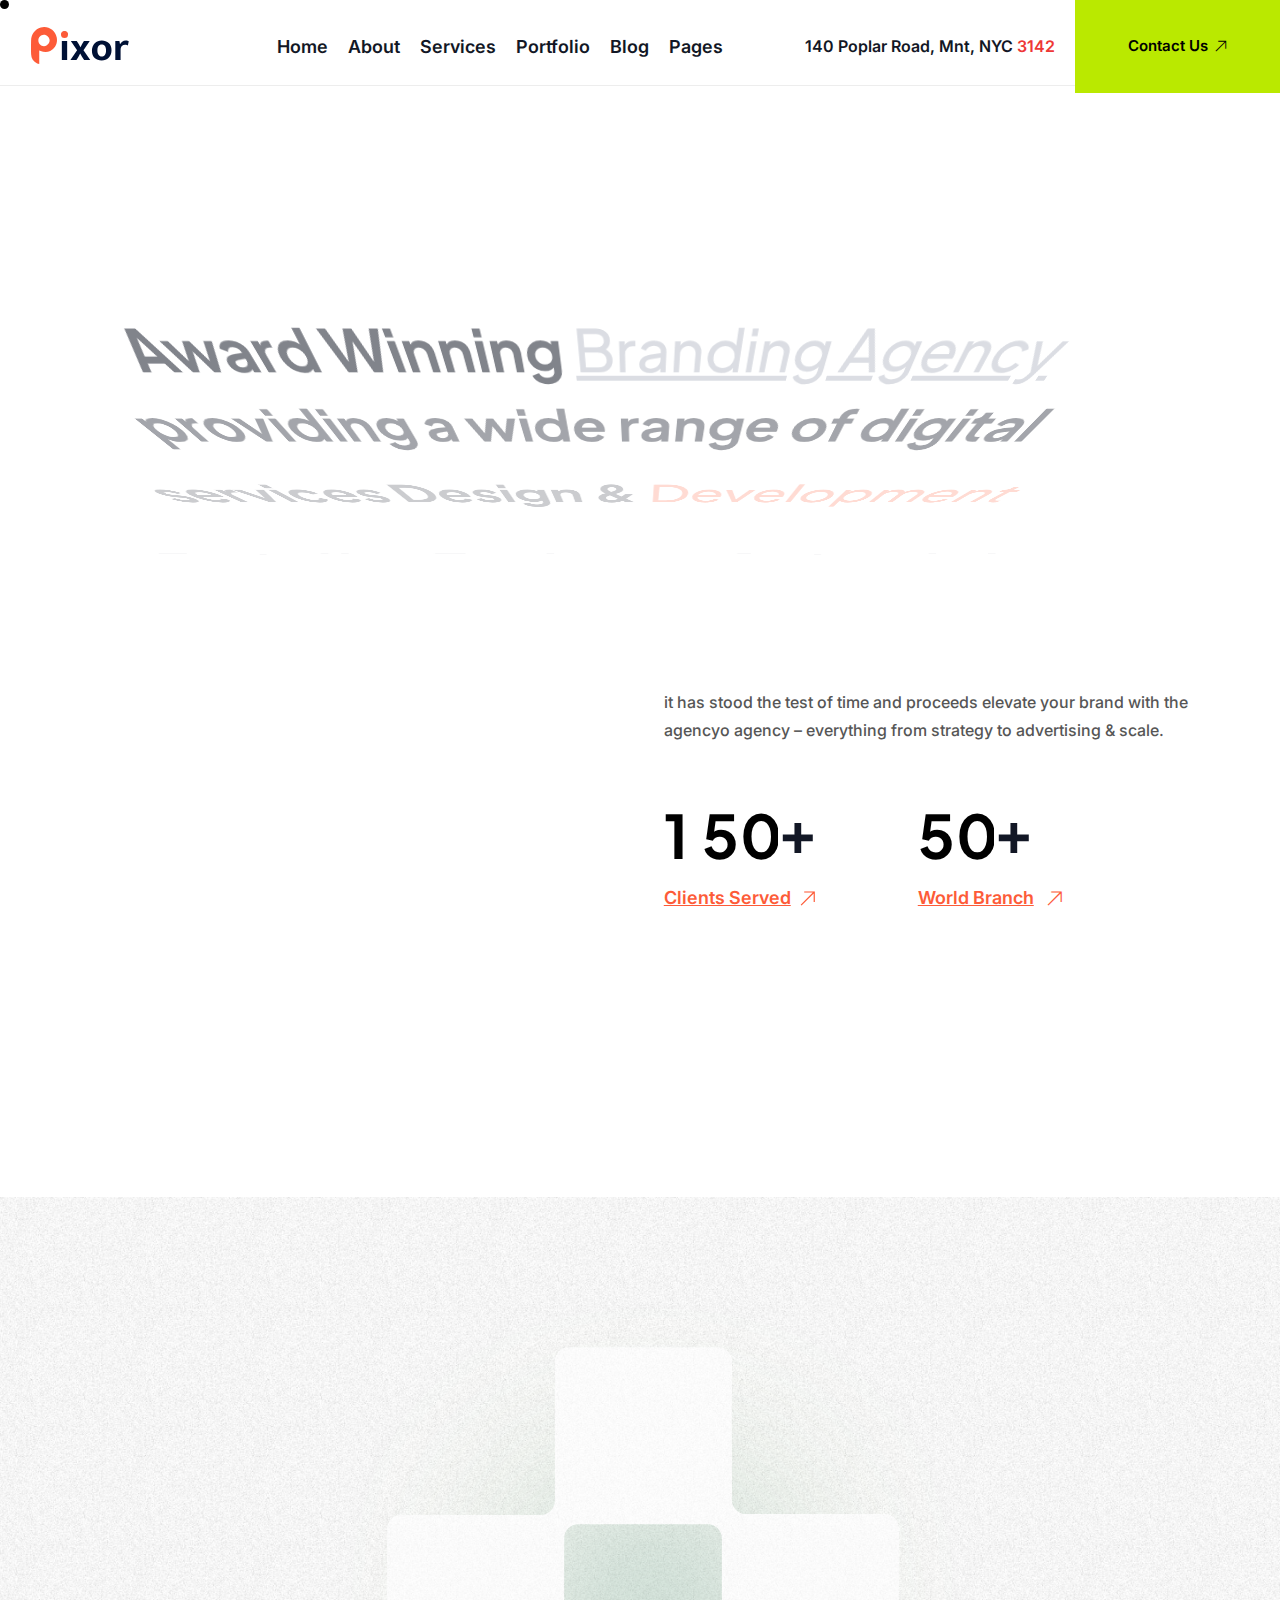
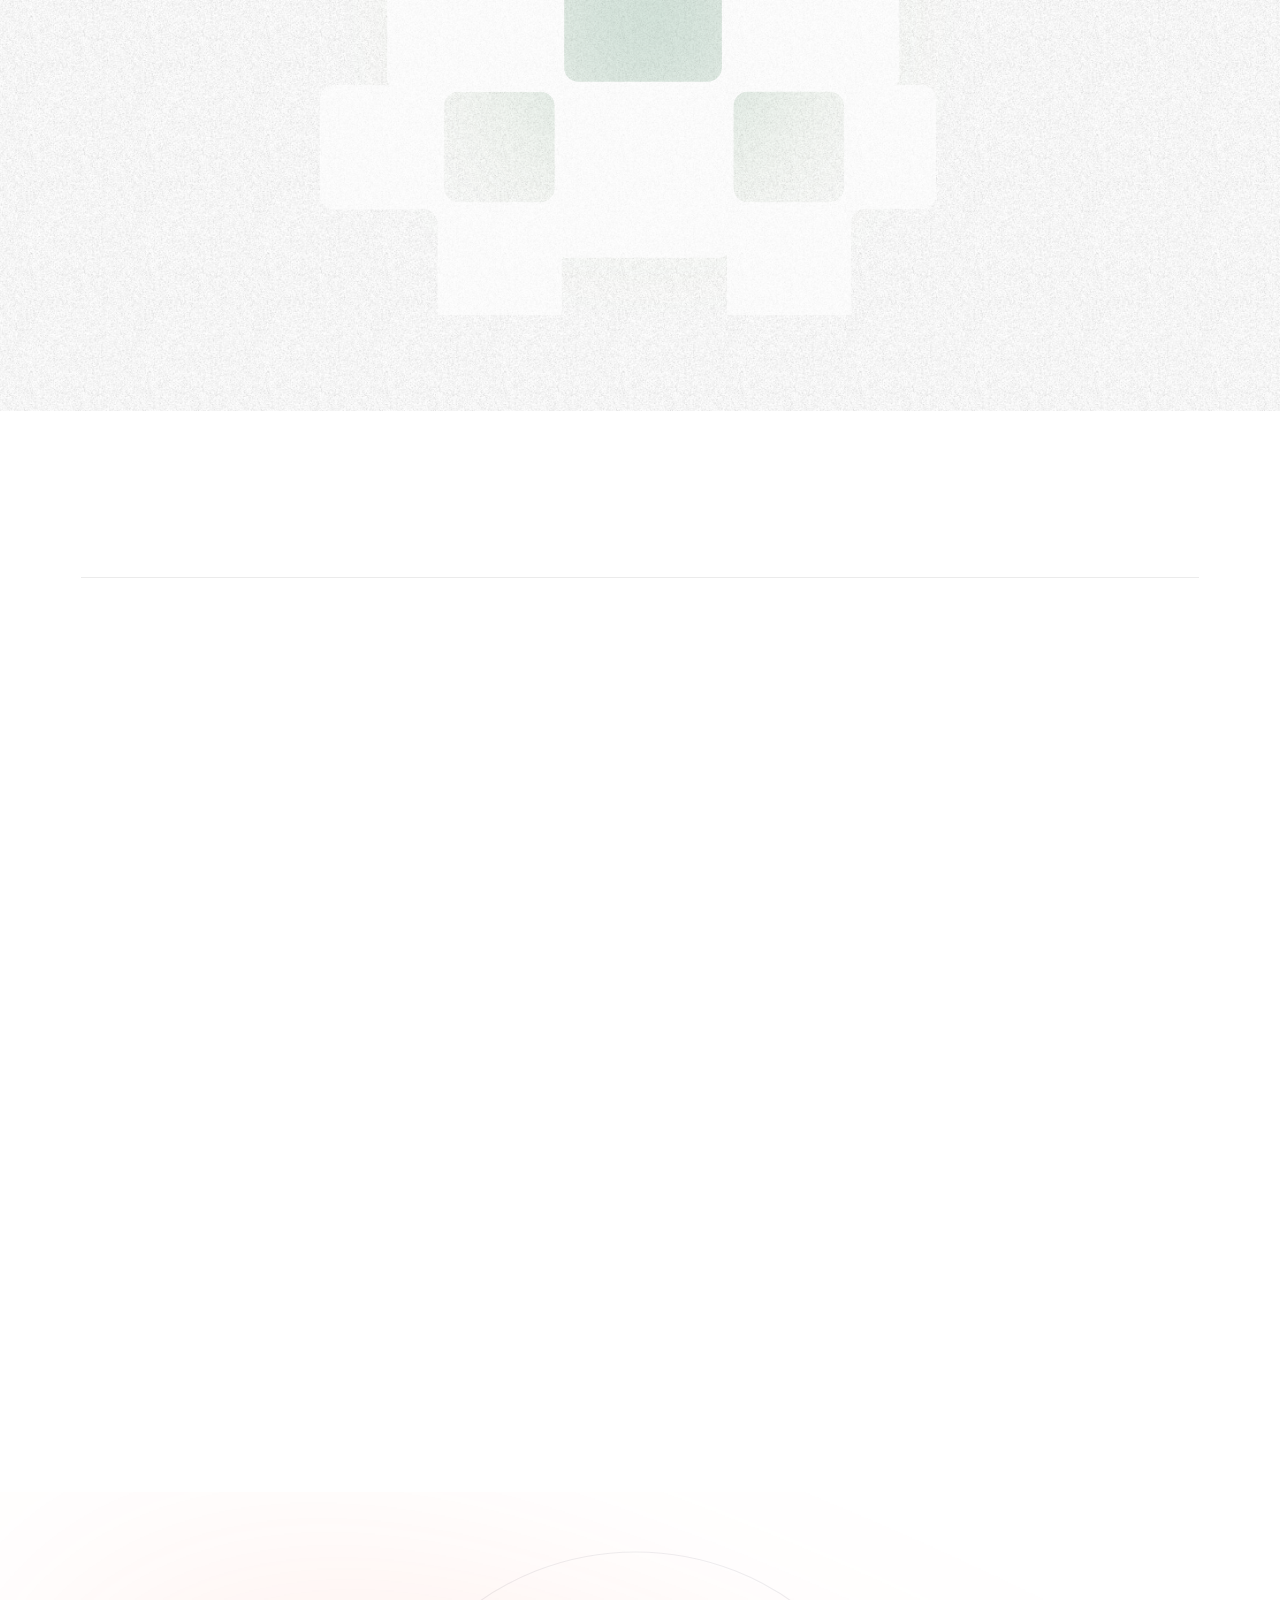
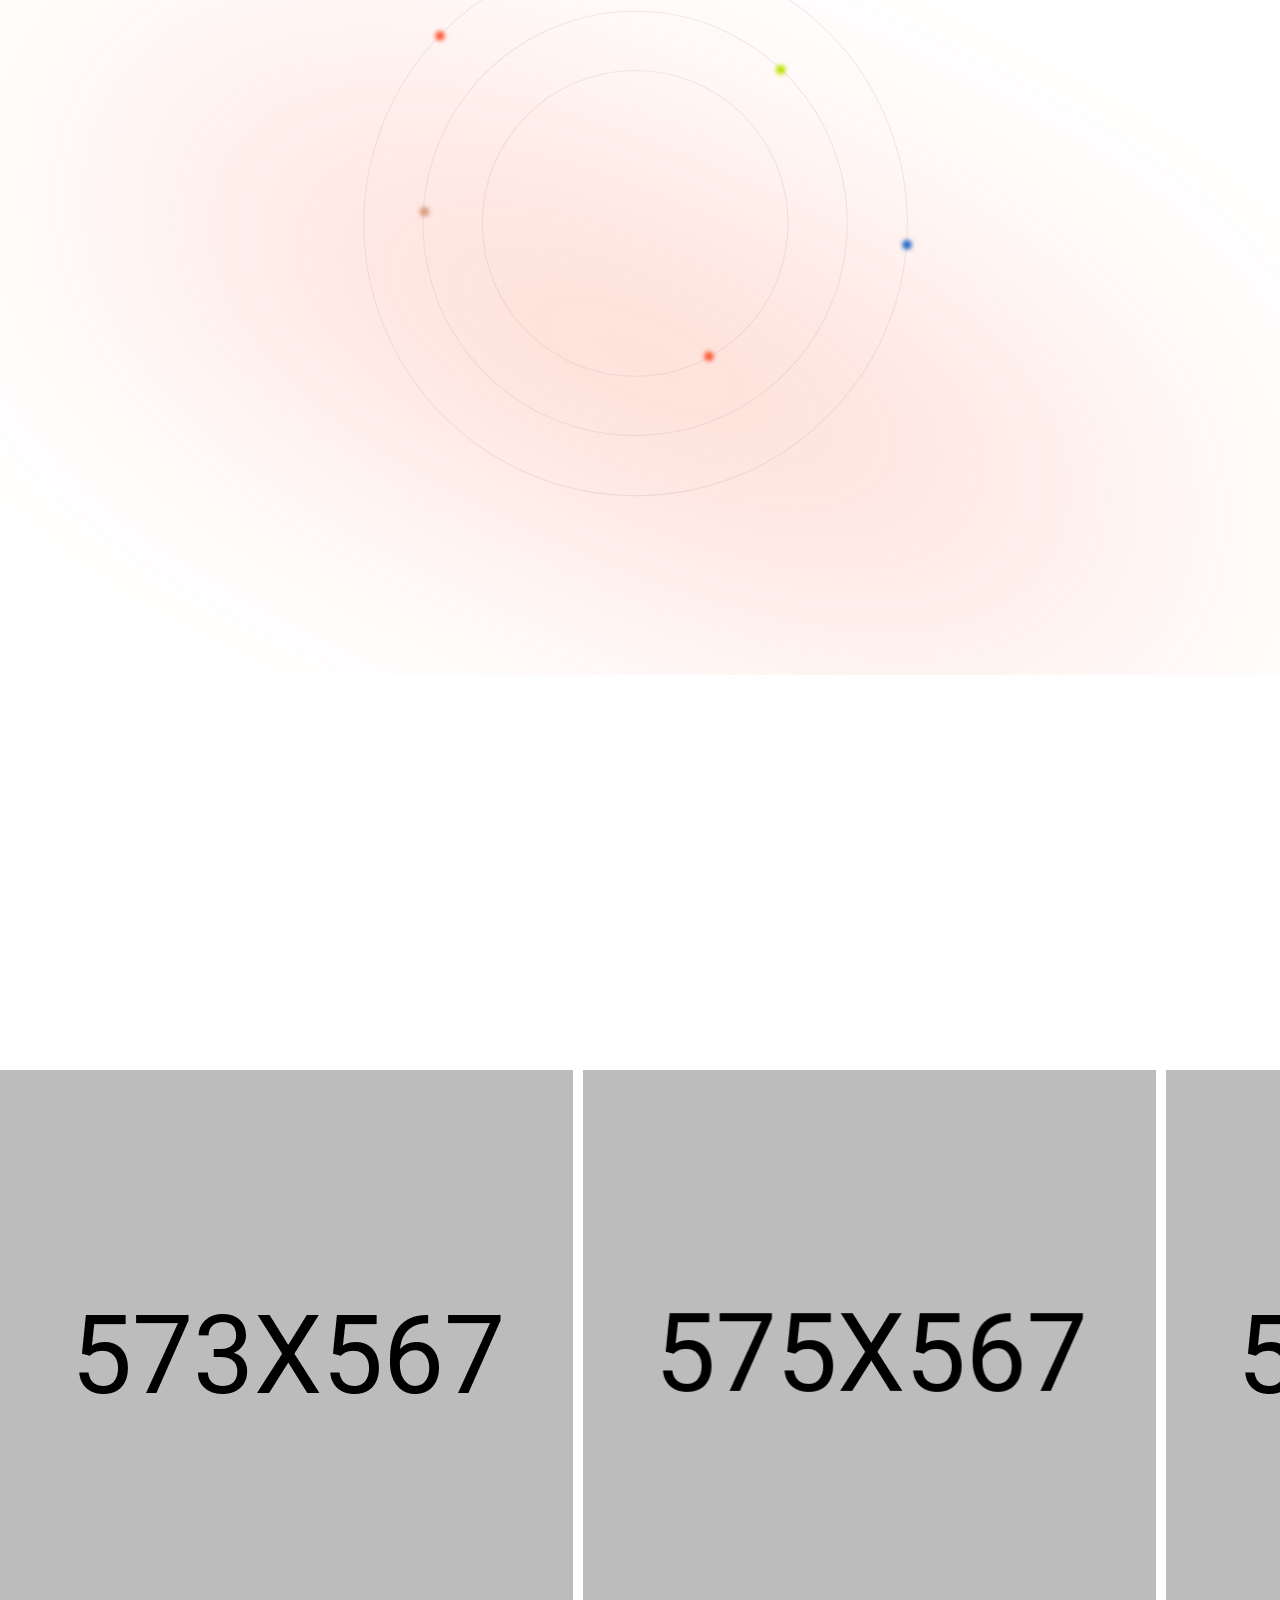
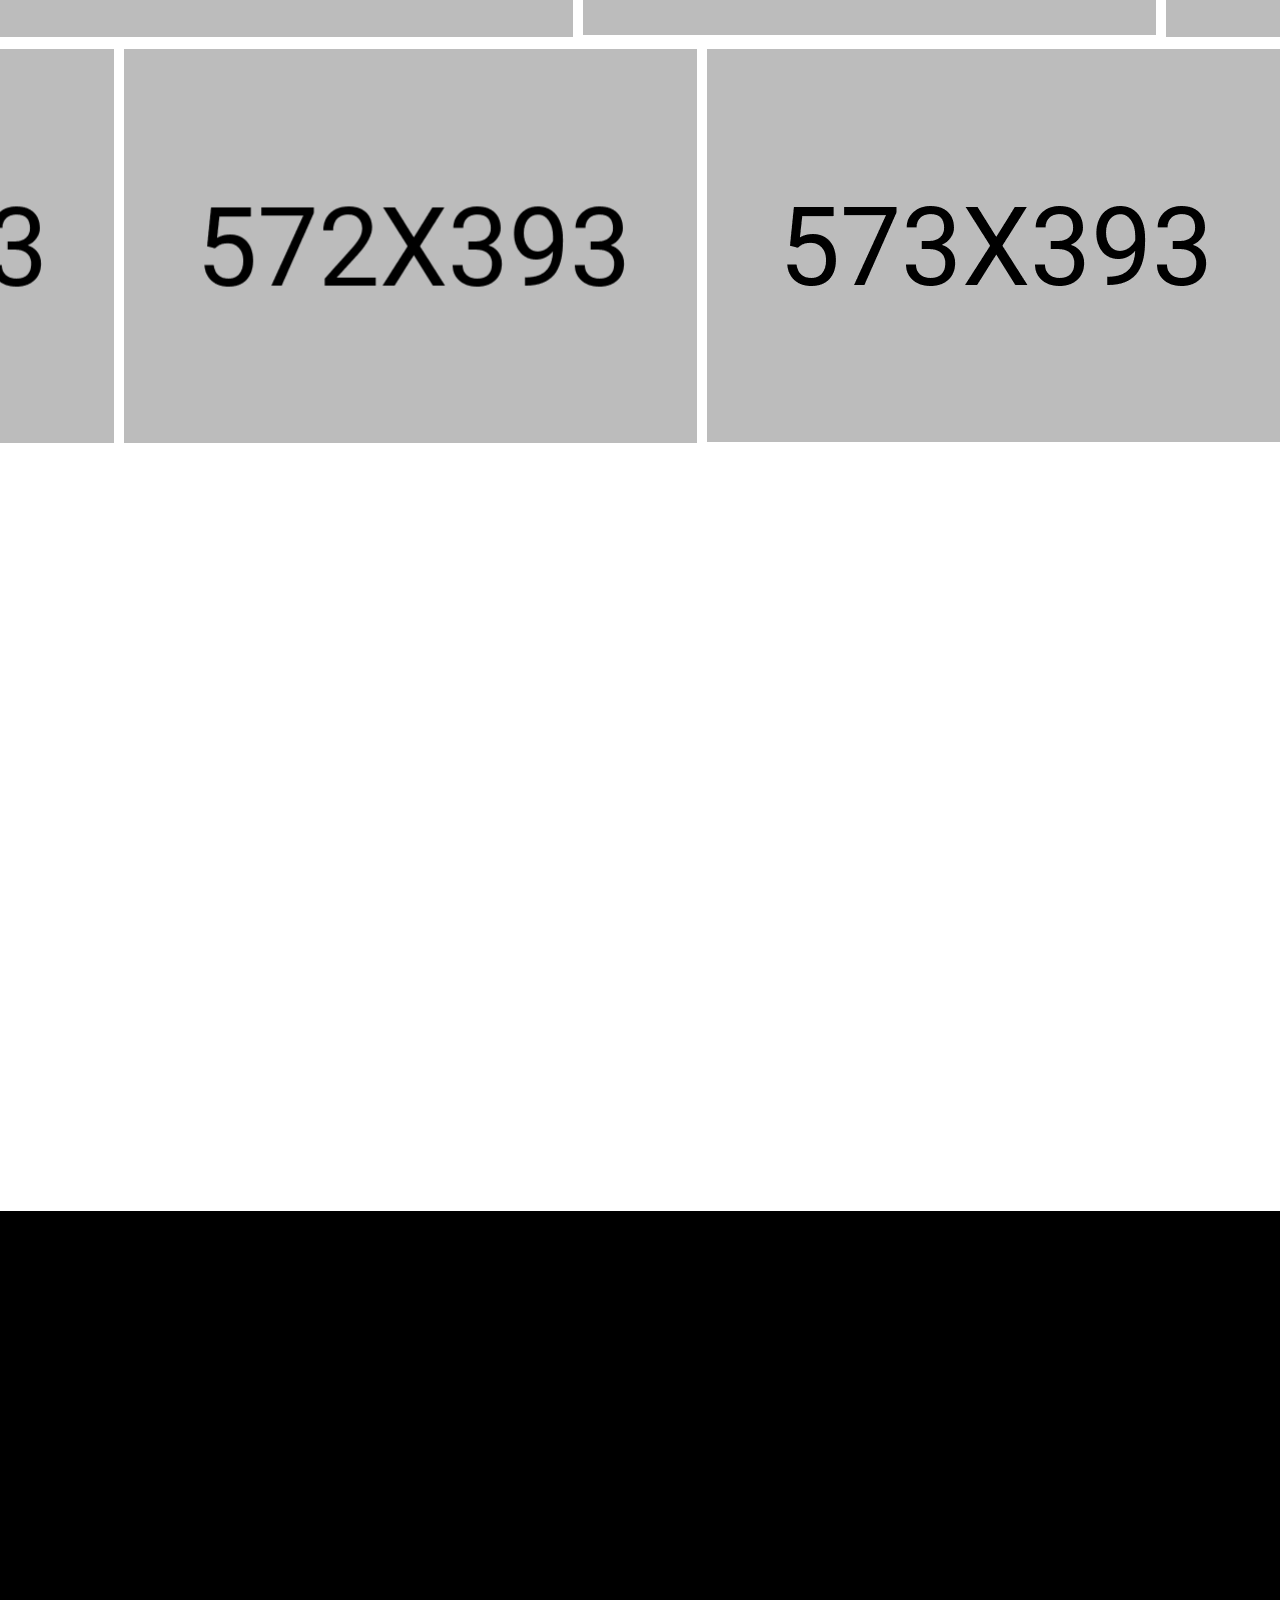
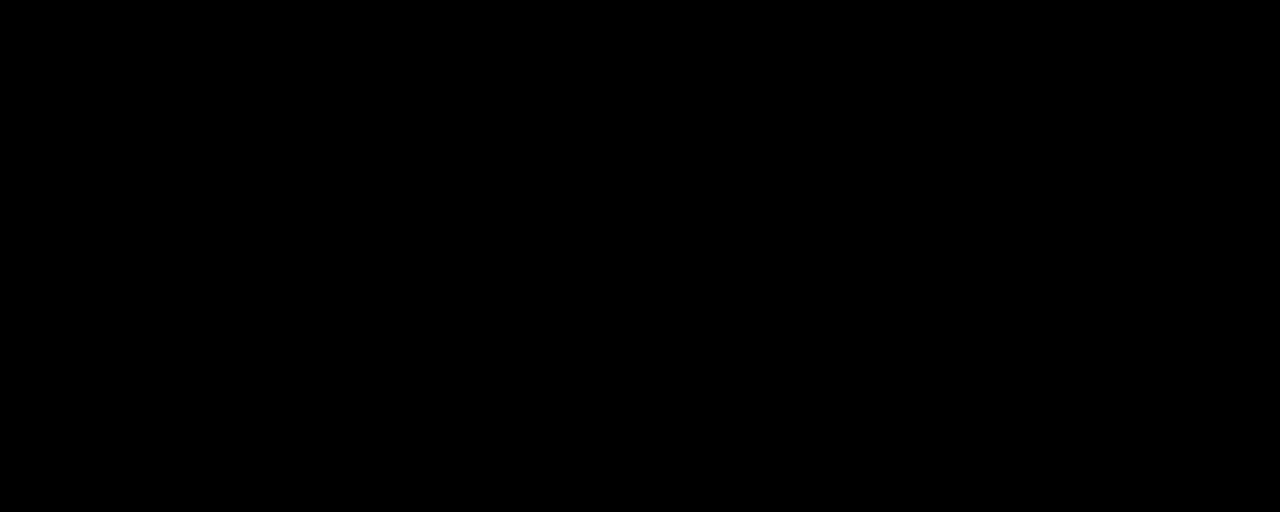
<file: about.html>
<!DOCTYPE html>
<html lang="zxx">

<head>
    <meta charset="utf-8">
    <meta http-equiv="X-UA-Compatible" content="IE=edge">
    <meta name="viewport" content="width=device-width, initial-scale=1">
    <meta name="author" content="wpOceans">
    <link rel="shortcut icon" type="image/png" href="assets/images/favicon.png">
    <title>Pixor | Creative Digital Agency Template</title>
    <link href="assets/css/themify-icons.css" rel="stylesheet">
    <link href="assets/css/flaticon.css" rel="stylesheet">
    <link href="assets/css/bootstrap.min.css" rel="stylesheet">
    <link href="assets/css/animate.css" rel="stylesheet">
    <link href="assets/css/owl.carousel.css" rel="stylesheet">
    <link href="assets/css/owl.theme.css" rel="stylesheet">
    <link href="assets/css/slick.css" rel="stylesheet">
    <link href="assets/css/slick-theme.css" rel="stylesheet">
    <link href="assets/css/swiper.min.css" rel="stylesheet">
    <link href="assets/css/owl.transitions.css" rel="stylesheet">
    <link href="assets/css/jquery.fancybox.css" rel="stylesheet">
    <link href="assets/css/odometer-theme-default.css" rel="stylesheet">
    <link href="assets/sass/style.css" rel="stylesheet">
</head>

<body>

    <!-- start page-wrapper -->


    <!-- start preloader -->
    <div class="preloader">
        <div class="vertical-centered-box">
            <div class="content">
                <div class="loader-circle"></div>
                <div class="loader-line-mask">
                    <div class="loader-line"></div>
                </div>
                <img src="assets/images/preloader.png" alt="">
            </div>
        </div>
    </div>
    <!-- end preloader -->

    <!--  cursor style -->
    <div class="cursor"></div>

    <!-- Start header -->
    <header id="header">
        <div class="wpo-site-header wpo-site-header-s4">
            <nav class="navigation navbar navbar-expand-lg navbar-light">
                <div class="container-fluid">
                    <div class="row g-0 align-items-center">
                        <div class="col-lg-1 col-md-3 col-3 d-lg-none dl-block">
                            <div class="mobail-menu">
                                <button type="button" class="navbar-toggler open-btn">
                                    <span class="sr-only">Toggle navigation</span>
                                    <span class="icon-bar first-angle"></span>
                                    <span class="icon-bar middle-angle"></span>
                                    <span class="icon-bar last-angle"></span>
                                </button>
                            </div>
                        </div>
                        <div class="col-lg-2 col-md-5 col-6">
                            <div class="navbar-header">
                                <a class="navbar-brand" href="index.html"><img src="assets/images/logo-2.svg"
                                        alt=""></a>
                            </div>
                        </div>
                        <div class="col-lg-5 col-md-1 col-1">
                            <div id="navbar" class="collapse navbar-collapse navigation-holder">
                                <button class="menu-close"><i class="ti-close"></i></button>
                                <ul class="nav navbar-nav mb-2 mb-lg-0">
                                    <li class="menu-item-has-children">
                                        <a href="#"><span>Home</span></a>
                                        <ul class="sub-menu">
                                            <li><a href="index.html">Creative Agency</a></li>
                                            <li><a href="index-2.html">Business Agency</a></li>
                                            <li><a href="index-3.html">Digital Agency</a></li>
                                        </ul>
                                    </li>
                                    <li><a href="about.html">About </a>
                                    </li>
                                    <li class="menu-item-has-children">
                                        <a href="#">Services </a>
                                        <ul class="sub-menu">
                                            <li><a href="service.html">Service</a></li>
                                            <li><a href="service-single.html">Service Single</a></li>
                                        </ul>
                                    </li>
                                    <li class="menu-item-has-children">
                                        <a href="#">Portfolio </a>
                                        <ul class="sub-menu">
                                            <li><a href="project.html">Portfolio</a></li>
                                            <li><a href="project-single.html">Portfolio Single</a></li>
                                        </ul>
                                    </li>
                                    <li class="menu-item-has-children">
                                        <a href="#">Blog </a>
                                        <ul class="sub-menu">
                                            <li><a href="blog.html">Blog right sidebar</a></li>
                                            <li><a href="blog-left-sidebar.html">Blog left sidebar</a>
                                            </li>
                                            <li><a href="blog-fullwidth.html">Blog fullwidth</a></li>
                                            <li><a href="blog-single.html">Blog details </a>
                                            </li>
                                        </ul>
                                    </li>
                                    <li class="menu-item-has-children">
                                        <a href="#">Pages </a>
                                         <ul class="sub-menu">
                                            <li><a href="team.html">Team</a></li>
                                            <li><a href="team-single.html">Team Single</a></li>
                                            <li><a href="pricing.html">Pricing</a></li>
                                            <li><a href="contact.html">Contact Us</a></li>
                                            <li><a href="404.html">404</a></li>
                                        </ul>
                                    </li>
                                </ul>

                            </div>
                            <!-- end of nav-collapse -->
                        </div>
                        <div class="col-lg-5 col-md-3 col-2">
                            <div class="header-right">
                                <span class="location">140 Poplar Road, Mnt, NYC <span>3142</span></span>
                                <div class="close-form">
                                    <a class="theme-btn" href="contact.html"><span> Contact us</span>
                                        <i class="ti-arrow-top-right"></i></a>
                                </div>
                            </div>
                        </div>
                    </div>
                </div><!-- end of container -->
            </nav>
        </div>
    </header>
    <!-- end of header -->



    <!-- Start about -->
    <section class="about-section">
        <div class="container">
            <div class="about-wraper">
                <h2 class="splittext-line">Award Winning <span>Branding Agency</span>
                    providing a wide range of digital services 
                    Design & <span class="color">Development</span> Expertise
                    Our team  of experts is dedicated to
                    crafting <span class="line">solutions....</span>
                    <img src="assets/images/about-1.jpg" alt=""></h2>
                <p class="wow fadeInUp" data-wow-delay="0.8s">It has stood the test of time and proceeds
                    Elevate
                    your brand with the
                    Agencyo Agency – everything from strategy to advertising & scale.</p>
                <div class="fade_bottom">
                    <a href="about.html"> <span class="rolling-text">More about us</span>
                        <i class="ti-arrow-top-right"></i></a>
                </div>
                <div class="funfact wow fadeInUp" data-wow-delay="0.8s">
                    <div class="item">
                        <h3><span class="odometer" data-count="150">00</span>+</h3>
                        <p><span>Clients Served</span><i class="ti-arrow-top-right"></i></p>
                    </div>
                    <div class="item">
                        <h3><span class="odometer" data-count="50">00</span>+</h3>
                        <p><span>World Branch</span> <i class="ti-arrow-top-right"></i></p>
                    </div>
                </div>
            </div>
        </div>
    </section>

    <!-- Start marquee -->
    <section class="marquee-section fade_bottom">
        <div class="marquee_container">
            <div class="marquee">
                <h2><img src="assets/images/stert-2.svg" alt=""> branding</h2>
                <h2><img src="assets/images/stert-2.svg" alt=""> product design</h2>
                <h2><img src="assets/images/stert-2.svg" alt=""> digital marketing</h2>
                <h2><img src="assets/images/stert-2.svg" alt=""> product design</h2>
                <h2><img src="assets/images/stert-2.svg" alt=""> art direction</h2>
                <h2><img src="assets/images/stert-2.svg" alt=""> motion graphics</h2>

            </div>
            <div class="marquee">
                <h2><img src="assets/images/stert-2.svg" alt=""> strategy</h2>
                <h2><img src="assets/images/stert-2.svg" alt=""> product design</h2>
                <h2><img src="assets/images/stert-2.svg" alt=""> digital marketing</h2>
                <h2><img src="assets/images/stert-2.svg" alt=""> product design</h2>
                <h2><img src="assets/images/stert-2.svg" alt=""> art direction</h2>
                <h2><img src="assets/images/stert-2.svg" alt=""> development</h2>
            </div>
        </div>
    </section>

    <!-- Start fanfuct -->
    <section class="fanfuct-section section-padding">
        <div class="container">
            <div class="top-content">
                <div class="title">
                    <h3 class="splittext-line">company
                        <span>inside..</span></h3>
                </div>
                <div class="left-image wow zoomIn" data-wow-delay="1.1s">
                    <img src="assets/images/fanfact-1.jpg" alt="">
                </div>
                <div class="right-image wow zoomIn" data-wow-delay="1.1s">
                    <img src="assets/images/fanfact-2.jpg" alt="">
                </div>
            </div>
            <div class="funfact-wrap">
                <div class="row">
                    <div class="col col-lg-4 col-md-4 col-12  wow fadeIn" data-wow-delay="0.4s">
                        <div class="item">
                            <h3>Team Members</h3>
                            <h2><span class="odometer" data-count="22">00</span>+</h2>
                        </div>
                    </div>
                    <div class="col col-lg-4 col-md-4 col-12  wow fadeIn" data-wow-delay="0.6s">
                        <div class="item">
                            <h3>Years of experience</h3>
                            <h2><span class="odometer" data-count="15">00</span>+</h2>
                        </div>
                    </div>
                    <div class="col col-lg-4 col-md-4 col-12  wow fadeIn" data-wow-delay="0.8s">
                        <div class="item">
                            <h3>Happy Customers</h3>
                            <h2><span class="odometer" data-count="25">00</span>k</h2>
                        </div>
                    </div>
                </div>
            </div>
        </div>
        <div class="bg-shape">
            <img src="assets/images/funfact-bg-shape.svg" alt="">
        </div>
    </section>

    <!-- Start award -->
    <section class="award-section section-padding">
        <div class="container">
            <div class="title">
                <h2 class="poort-text poort-in-right"><span>Awards & Recognition</span></h2>
                <div class="poort-text poort-in-right">
                    <h3>Check our <span>awards</span> & achievements</h3>
                </div>
            </div>
            <div class="row align-items-center">
                <div class="col-lg-5 col-12  scroll-text-animation" data-animation="fade_from_left">
                    <div class="image">
                        <div class="image-1">
                            <img src="assets/images/awards/1.jpg" alt="">
                        </div>
                        <div class="image-2">
                            <img src="assets/images/awards/2.jpg" alt="">
                        </div>
                        <div class="image-3">
                            <img src="assets/images/awards/3.jpg" alt="">
                        </div>
                        <div class="image-4">
                            <img src="assets/images/awards/start.svg" alt="">
                        </div>
                        <div class="bg-text">
                            <h1>Awwards</h1>
                        </div>
                    </div>
                </div>
                <div class="col-lg-7 col-12">
                    <div class="content">
                        <ul>
                            <li class="scroll-text-animation" data-animation="fade_from_right">
                                <div class="text">
                                    <span>2012</span>
                                    <h2><a href="#">Awards 2020</a></h2>
                                </div>
                                <a href="#"><i class="ti-arrow-top-right"></i></a>
                            </li>
                            <li class="scroll-text-animation" data-animation="fade_from_right">
                                <div class="text">
                                    <span>2015</span>
                                    <h2><a href="#">Visionary Minds Award</a></h2>
                                </div>
                                <a href="#"><i class="ti-arrow-top-right"></i></a>
                            </li>
                            <li class="scroll-text-animation" data-animation="fade_from_right">
                                <div class="text">
                                    <span>2017</span>
                                    <h2><a href="#">Global Innovation</a></h2>
                                </div>
                                <a href="#"><i class="ti-arrow-top-right"></i></a>
                            </li>
                            <li class="scroll-text-animation" data-animation="fade_from_right">
                                <div class="text">
                                    <span>2019</span>
                                    <h2><a href="#">Delight Star Award</a></h2>
                                </div>
                                <a href="#"><i class="ti-arrow-top-right"></i></a>
                            </li>
                            <li class="scroll-text-animation" data-animation="fade_from_right">
                                <div class="text">
                                    <span>2022</span>
                                    <h2><a href="#">Outstanding Leadership</a></h2>
                                </div>
                                <a href="#"><i class="ti-arrow-top-right"></i></a>
                            </li>
                        </ul>
                    </div>
                </div>
            </div>
        </div>
    </section>

    <!-- Start project-title -->
    <section class="project-title section-padding pt-0">
        <div class="container">
            <div class="title">
                <h2 class="splittext-line"><span>Have a</span> project <span>in mind?</span></h2>
                <div class="circel-shape">
                    <img src="assets/images/circel.svg" alt="">
                </div>
                <div class="fade_bottom">
                    <a href="contact.html"> <span class="rolling-text">Let’s Work Together</span>
                        <i class="ti-arrow-top-right"></i></a>
                </div>
                <div class="bg-shape">
                    <svg width="1746" height="1177" viewBox="0 0 1746 1177" fill="none">
                        <g filter="url(#filter0_f_1_327)">
                            <ellipse cx="872.831" cy="588.902" rx="567.536" ry="85.0932"
                                transform="rotate(23.3308 872.831 588.902)" fill="#FD5B38" fill-opacity="0.47" />
                        </g>
                        <defs>
                            <filter id="filter0_f_1_327" x="0.592957" y="0.876709" width="1744.48" height="1176.05"
                                filterUnits="userSpaceOnUse" color-interpolation-filters="sRGB">
                                <feFlood flood-opacity="0" result="BackgroundImageFix" />
                                <feBlend mode="normal" in="SourceGraphic" in2="BackgroundImageFix" result="shape" />
                                <feGaussianBlur stdDeviation="175" result="effect1_foregroundBlur_1_327" />
                            </filter>
                        </defs>
                    </svg>
                </div>
            </div>
        </div>
    </section>

    <!-- Start project -->
    <section class="project-section-s3 section-padding ">
        <div class="container">
            <div class="title">
                <div class="left">
                    <div class="left-content">
                        <div class="splittext-line">
                            <h2>Work</h2>
                        </div>
                    </div>
                    <img class="scroll-text-animation" data-animation="fade_from_bottom"
                        src="assets/images/ab-arrow.png" alt="">
                </div>
                <div class="right poort-text poort-in-right">
                    <h3>We <span>provide</span> brilliant idea
                        to grow the <span>startup —
                            agency </span> with your sharp
                        brand.</h3>
                </div>
            </div>
        </div>
        <div class="project-wrapper">
            <div class="swiper project-slider-active">
                <div class="swiper-wrapper">
                    <div class="swiper-slide">
                        <a href="project-single.html">
                            <div class="project-box">
                                <img src="assets/images/project/p1.jpg" alt="image">
                                <img src="assets/images/project/p1.jpg" alt="image">
                            </div>
                        </a>
                    </div>
                    <div class="swiper-slide">
                        <a href="project-single.html">
                            <div class="project-box">
                                <img src="assets/images/project/p2.jpg" alt="image">
                                <img src="assets/images/project/p2.jpg" alt="image">
                            </div>
                        </a>
                    </div>
                    <div class="swiper-slide">
                        <a href="project-single.html">
                            <div class="project-box">
                                <img src="assets/images/project/p3.jpg" alt="image">
                                <img src="assets/images/project/p3.jpg" alt="image">
                            </div>
                        </a>
                    </div>
                    <div class="swiper-slide">
                        <a href="project-single.html">
                            <div class="project-box">
                                <img src="assets/images/project/p4.jpg" alt="image">
                                <img src="assets/images/project/p4.jpg" alt="image">
                            </div>
                        </a>
                    </div>
                </div>
            </div>
            <div class="swiper s2 project-slider-active" dir="rtl">
                <div class="swiper-wrapper">
                    <div class="swiper-slide">
                        <a href="project-single.html">
                            <div class="project-box">
                                <img src="assets/images/project/p5.jpg" alt="image">
                                <img src="assets/images/project/p5.jpg" alt="image">
                            </div>
                        </a>
                    </div>
                    <div class="swiper-slide">
                        <a href="project-single.html">
                            <div class="project-box">
                                <img src="assets/images/project/p6.jpg" alt="image">
                                <img src="assets/images/project/p6.jpg" alt="image">
                            </div>
                        </a>
                    </div>
                    <div class="swiper-slide">
                        <a href="project-single.html">
                            <div class="project-box">
                                <img src="assets/images/project/p7.jpg" alt="image">
                                <img src="assets/images/project/p7.jpg" alt="image">
                            </div>
                        </a>
                    </div>
                    <div class="swiper-slide">
                        <a href="project-single.html">
                            <div class="project-box">
                                <img src="assets/images/project/p8.jpg" alt="image">
                                <img src="assets/images/project/p8.jpg" alt="image">
                            </div>
                        </a>
                    </div>
                </div>
            </div>
        </div>
    </section>

    <!-- Start fanfuct -->
    <section class="fanfuct-section-s2">
        <div class="container">
            <div class="title splittext-line">
                <div class="shape rotate-anm">
                    <svg width="48" height="48" viewBox="0 0 48 48" fill="none">
                        <path
                            d="M46.8425 22.7975L40.0275 20.85C36.9585 19.9848 34.1629 18.3464 31.9082 16.0917C29.6535 13.837 28.0152 11.0415 27.15 7.97249L25.2025 1.15748C25.1045 0.919049 24.9379 0.715114 24.7238 0.571592C24.5097 0.42807 24.2577 0.35144 24 0.35144C23.7422 0.35144 23.4903 0.42807 23.2761 0.571592C23.062 0.715114 22.8954 0.919049 22.7975 1.15748L20.85 7.97249C19.9847 11.0415 18.3464 13.837 16.0917 16.0917C13.837 18.3464 11.0414 19.9848 7.97247 20.85L1.15747 22.7975C0.895794 22.8718 0.665489 23.0294 0.501498 23.2464C0.337506 23.4634 0.248779 23.728 0.248779 24C0.248779 24.272 0.337506 24.5366 0.501498 24.7536C0.665489 24.9706 0.895794 25.1282 1.15747 25.2025L7.97247 27.15C11.0414 28.0152 13.837 29.6536 16.0917 31.9083C18.3464 34.1629 19.9847 36.9585 20.85 40.0275L22.7975 46.8425C22.8717 47.1042 23.0293 47.3345 23.2464 47.4985C23.4634 47.6625 23.728 47.7512 24 47.7512C24.272 47.7512 24.5366 47.6625 24.7536 47.4985C24.9706 47.3345 25.1282 47.1042 25.2025 46.8425L27.15 40.0275C28.0152 36.9585 29.6535 34.1629 31.9082 31.9083C34.1629 29.6536 36.9585 28.0152 40.0275 27.15L46.8425 25.2025C47.1041 25.1282 47.3344 24.9706 47.4984 24.7536C47.6624 24.5366 47.7512 24.272 47.7512 24C47.7512 23.728 47.6624 23.4634 47.4984 23.2464C47.3344 23.0294 47.1041 22.8718 46.8425 22.7975Z" />
                    </svg>
                </div>
                <p>we,ve listed some fascinating <span>insights <br>
                        from our data</span> analytics</p>
            </div>
            <div class="row">
                <div class="col-lg-3 col-md-6 col-12 fade_bottom">
                    <div class="item btn-wrapper btn-move">
                        <h2><span class="odometer" data-count="15">00</span>+</h2>
                        <h3>Years of experience</h3>
                    </div>
                </div>
                <div class="col-lg-3 col-md-6 col-12 fade_bottom">
                    <div class="item btn-wrapper btn-move active">
                        <h2><span class="odometer" data-count="22">00</span>+</h2>
                        <h3>Team Members</h3>
                    </div>
                </div>
                <div class="col-lg-3 col-md-6 col-12 fade_bottom">
                    <div class="item btn-wrapper btn-move">
                        <h2><span class="odometer" data-count="25">00</span>k</h2>
                        <h3>Happy Customers</h3>
                    </div>
                </div>
                <div class="col-lg-3 col-md-6 col-12 fade_bottom">
                    <div class="item btn-wrapper btn-move">
                        <h2><span class="odometer" data-count="402">00</span>+</h2>
                        <h3>worldwide clients</h3>
                    </div>
                </div>
            </div>
        </div>
    </section>

    <!-- Start footer -->
    <footer class="footer-section section-padding pb-0">
        <div class="footer-topbar">
            <div class="container">
                <div class="wraper splittext-line">
                    <h2>Let’s <span>Work</span></h2>
                    <div class="topbar-button">
                        <div>
                            <a href="contact.html" class="theme-btn"> <span class="rolling-text">Contact
                                    us</span> <i class="ti-arrow-top-right"></i></a>
                        </div>
                        <div>
                            <h2>Together!</h2>
                        </div>
                    </div>
                </div>
            </div>
        </div>
        <div class="container">
            <div class="footer">
                <div class="item fade_bottom">
                    <h2 class="title">services</h2>
                    <ul>
                        <li><a href="service-single.html">Web Design</a></li>
                        <li><a href="service-single.html">Video Production</a></li>
                        <li><a href="service-single.html">Digital Marketing</a></li>
                        <li><a href="service-single.html">Web Development</a></li>
                        <li><a href="service-single.html">UI/UX Design</a></li>
                    </ul>
                    <div class="shape">
                        <img src="assets/images/stert.svg" alt="">
                    </div>
                </div>
                <div class="item fade_bottom">
                    <h2 class="title">Information</h2>
                    <ul>
                        <li><a href="service-single.html">About Company</a></li>
                        <li><a href="service-single.html">Case Study</a></li>
                        <li><a href="service-single.html">Our Careers</a></li>
                        <li><a href="service-single.html">Our Blogs</a></li>
                        <li><a href="service-single.html">Contact Us</a></li>
                    </ul>
                </div>
                <div class="item widget-contact fade_bottom">
                    <h2 class="title">ADDRESS</h2>
                    <h3>5919 TrussvilleCrossings Pkwy, Birmingham</h3>
                    <h4>+2 456 (343) 24 45</h4>
                    <ul class="widget-social">
                        <li><a href="#"><i class="ti-facebook"></i></a></li>
                        <li><a href="#"><i class="ti-twitter-alt"></i></a></li>
                        <li><a href="#"><i class="ti-instagram"></i></a></li>
                        <li><a href="#"><i class="ti-linkedin"></i></a></li>
                        <li><a href="#"><i class="ti-pinterest"></i></a></li>
                    </ul>
                </div>

            </div>
        </div>
        <div class="footer-lower fade_bottom">
            <div class="container">
                <div class="row align-items-center">
                    <div class="col-lg-2 col-md-2 col-12">
                        <a href="index.html" class="logo">
                            <img src="assets/images/logo.svg" alt="">
                        </a>
                    </div>
                    <div class="col-lg-10 col-md-10 col-12">
                        <div class="footer-nav-list">
                            <ul>
                                <li><a href="#">Home <i class="ti-arrow-top-right"></i></a></li>
                                <li><a href="#">About <i class="ti-arrow-top-right"></i></a></li>
                                <li><a href="#">Services <i class="ti-arrow-top-right"></i></a></li>
                                <li><a href="#">Projects <i class="ti-arrow-top-right"></i></a></li>
                                <li><a href="#">Blog <i class="ti-arrow-top-right"></i></a></li>
                            </ul>
                        </div>
                    </div>
                </div>
            </div>
        </div>
    </footer>



    <!-- end of page-wrapper -->
    <!-- All JavaScript files
    ================================================== -->
    <script src="assets/js/jquery.min.js"></script>
    <script src="assets/js/bootstrap.bundle.min.js"></script>
    <!-- Plugins for this template -->
    <script src="assets/js/jquery-plugin-collection.js"></script>
    <script src="assets/js/gsap.js"></script>
    <script src="assets/js/gsap-scroll-smoother.js"></script>
    <script src="assets/js/SmoothScroll.js"></script>
    <script src="assets/js/gsap-scroll-trigger.js"></script>
    <script src="assets/js/gsap-split-text.js"></script>
    <script src="assets/js/simpleParallax.js"></script>
    <!-- Custom script for this template -->
    <script src="assets/js/script.js"></script>
    <script src="assets/js/gsap-script.js"></script>
</body>

</html>
</file>
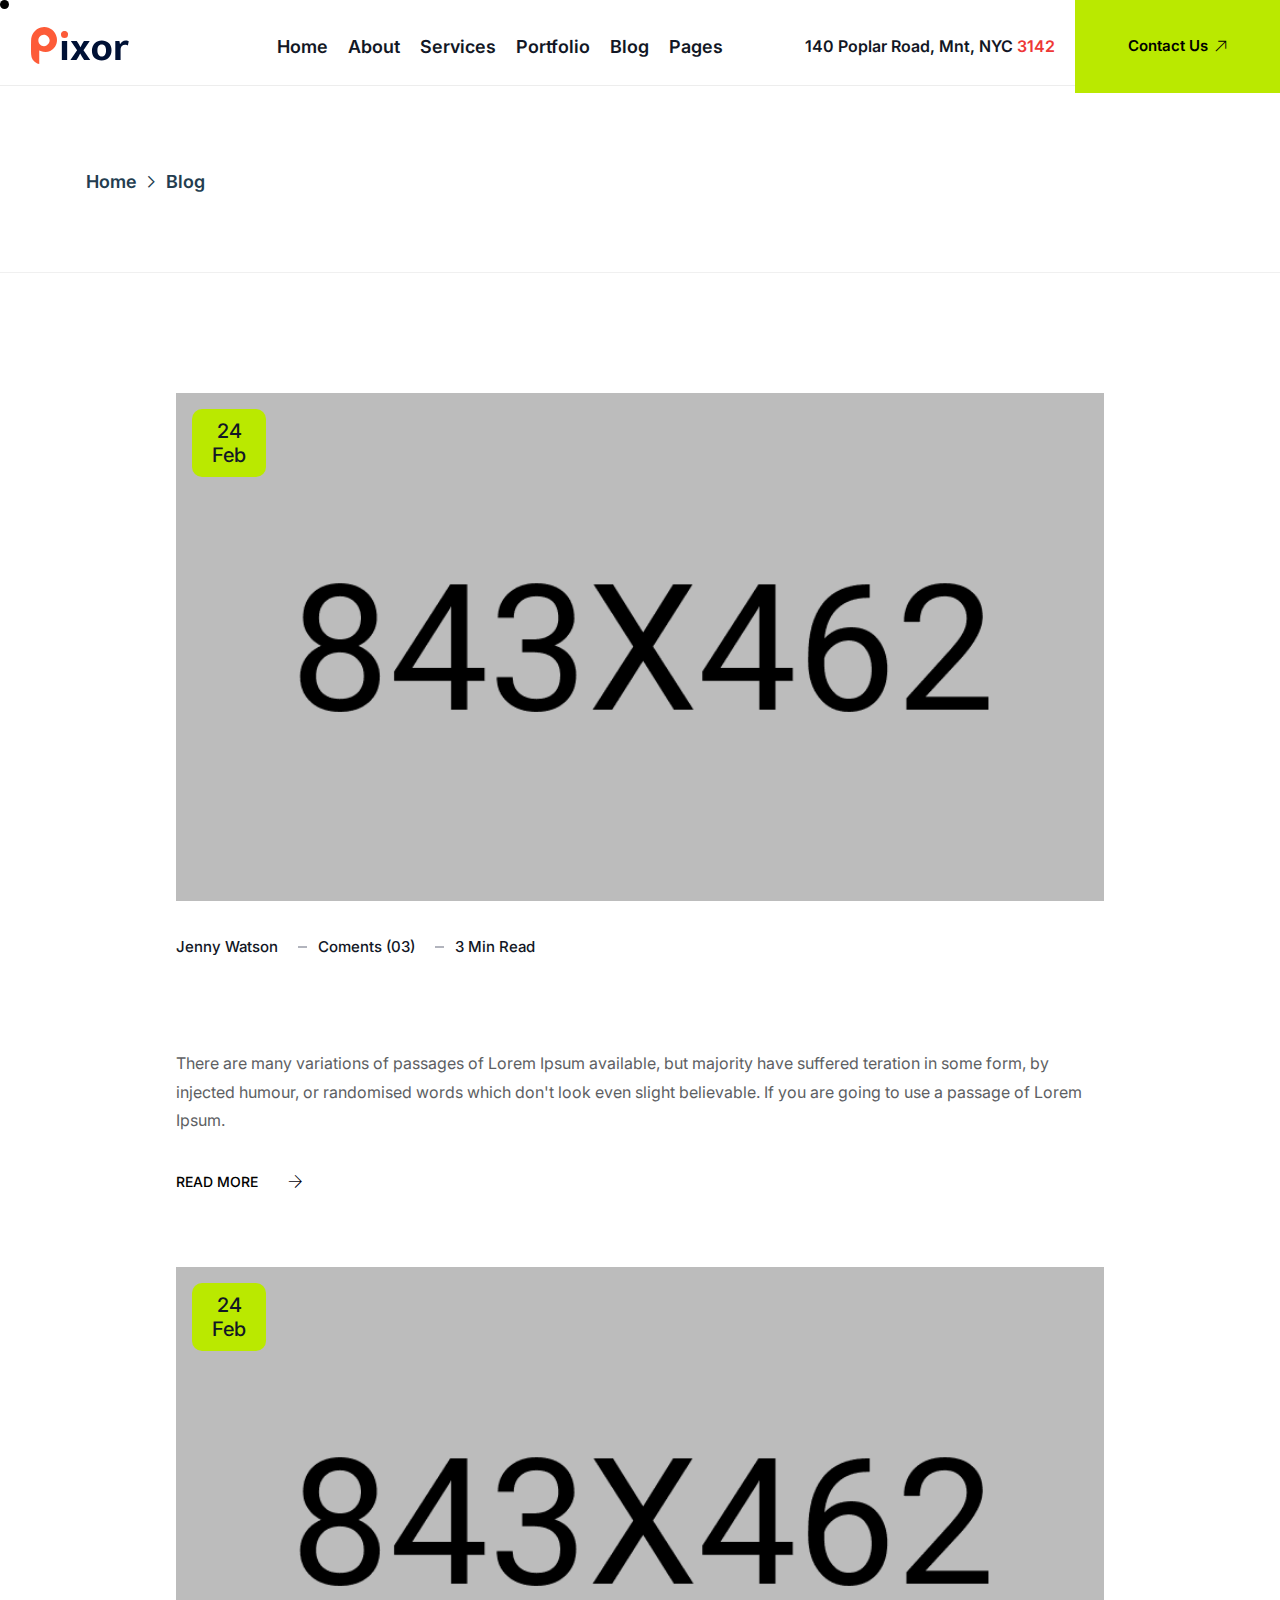
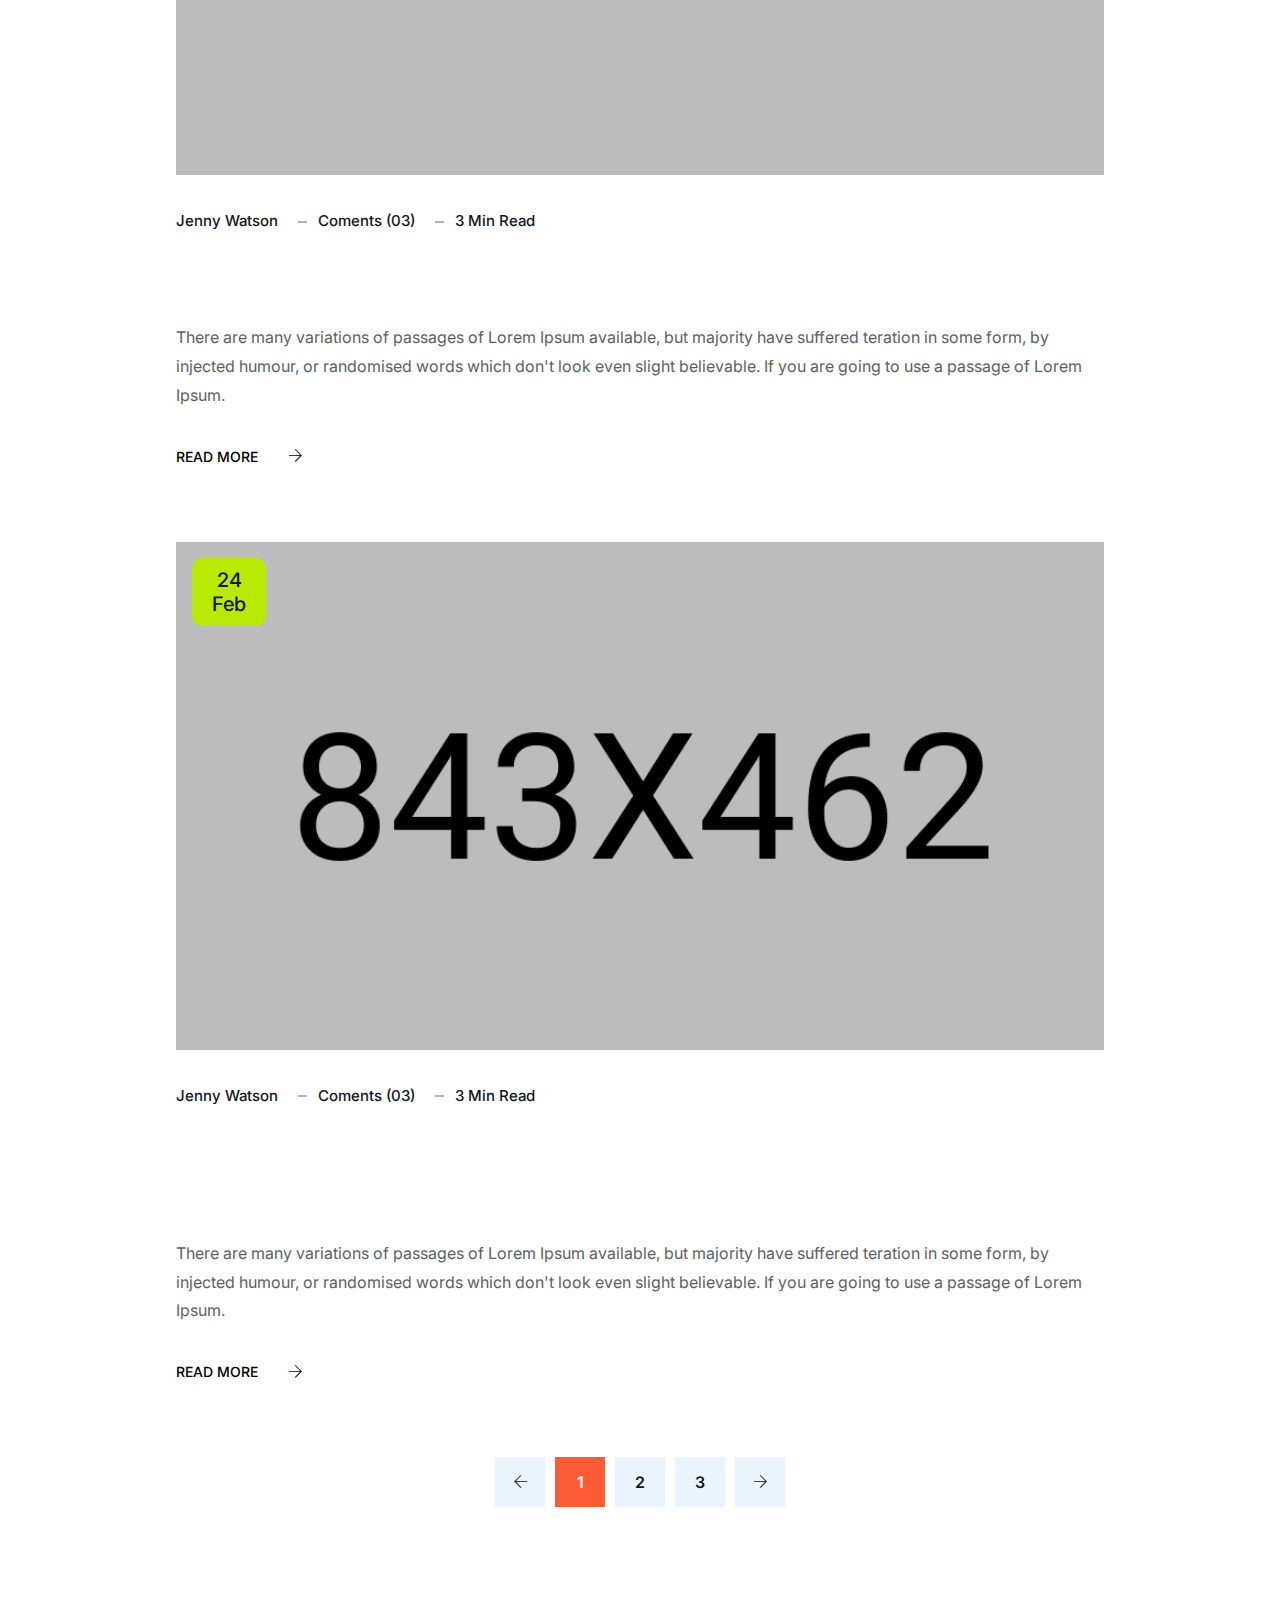
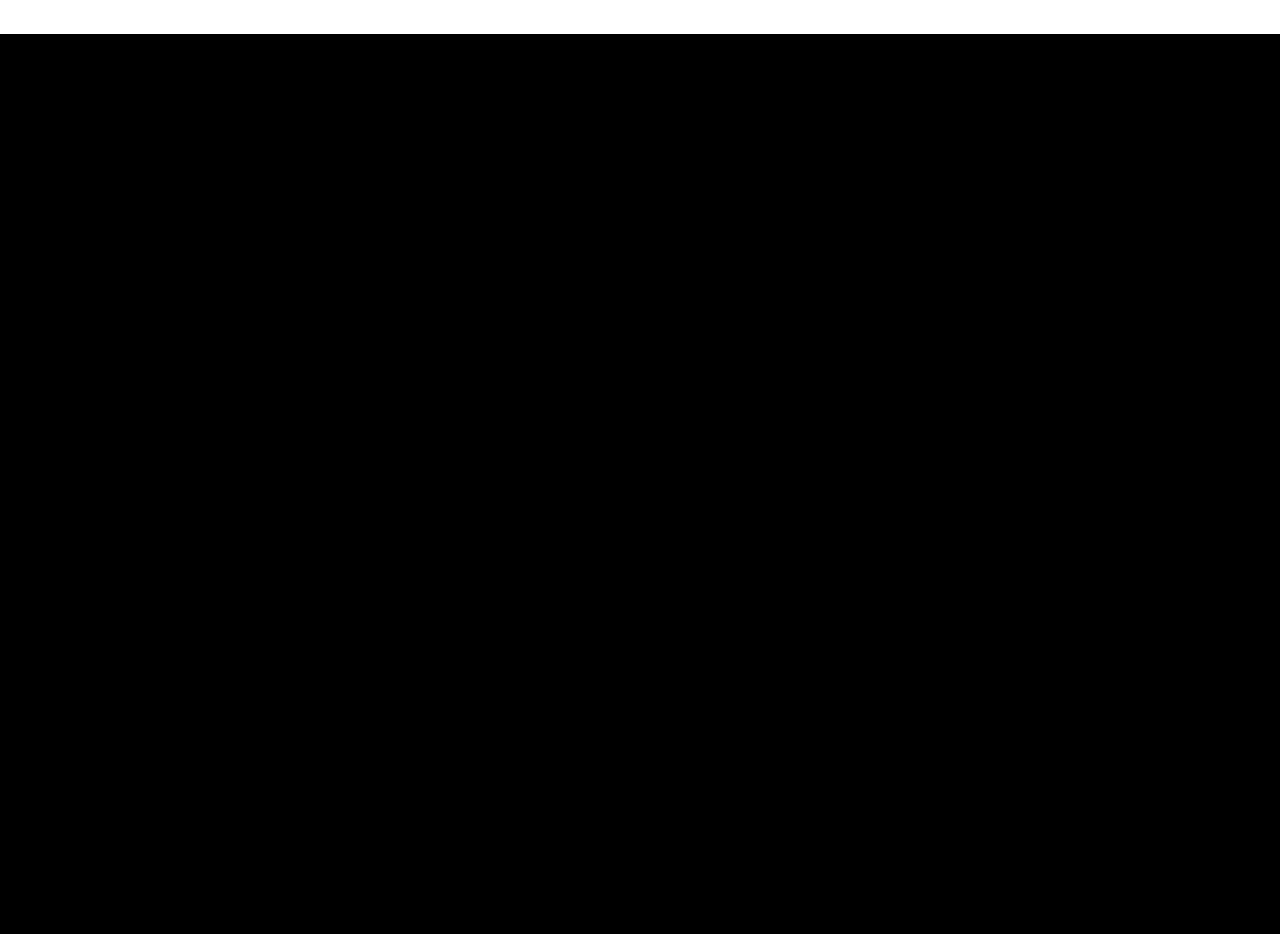
<file: blog-fullwidth.html>
<!DOCTYPE html>
<html lang="zxx">

<head>
    <meta charset="utf-8">
    <meta http-equiv="X-UA-Compatible" content="IE=edge">
    <meta name="viewport" content="width=device-width, initial-scale=1">
    <meta name="author" content="wpOceans">
    <link rel="shortcut icon" type="image/png" href="assets/images/favicon.png">
    <title>Pixor | Creative Digital Agency Template</title>
    <link href="assets/css/themify-icons.css" rel="stylesheet">
    <link href="assets/css/flaticon.css" rel="stylesheet">
    <link href="assets/css/bootstrap.min.css" rel="stylesheet">
    <link href="assets/css/animate.css" rel="stylesheet">
    <link href="assets/css/owl.carousel.css" rel="stylesheet">
    <link href="assets/css/owl.theme.css" rel="stylesheet">
    <link href="assets/css/slick.css" rel="stylesheet">
    <link href="assets/css/slick-theme.css" rel="stylesheet">
    <link href="assets/css/swiper.min.css" rel="stylesheet">
    <link href="assets/css/owl.transitions.css" rel="stylesheet">
    <link href="assets/css/jquery.fancybox.css" rel="stylesheet">
    <link href="assets/css/odometer-theme-default.css" rel="stylesheet">
    <link href="assets/sass/style.css" rel="stylesheet">
</head>

<body>

    <!-- start page-wrapper -->


    <!-- start preloader -->
    <div class="preloader">
        <div class="vertical-centered-box">
            <div class="content">
                <div class="loader-circle"></div>
                <div class="loader-line-mask">
                    <div class="loader-line"></div>
                </div>
                <img src="assets/images/preloader.png" alt="">
            </div>
        </div>
    </div>
    <!-- end preloader -->

    <!--  cursor style -->
    <div class="cursor"></div>

    <!-- Start header -->
    <header id="header">
        <div class="wpo-site-header wpo-site-header-s4">
            <nav class="navigation navbar navbar-expand-lg navbar-light">
                <div class="container-fluid">
                    <div class="row g-0 align-items-center">
                        <div class="col-lg-1 col-md-3 col-3 d-lg-none dl-block">
                            <div class="mobail-menu">
                                <button type="button" class="navbar-toggler open-btn">
                                    <span class="sr-only">Toggle navigation</span>
                                    <span class="icon-bar first-angle"></span>
                                    <span class="icon-bar middle-angle"></span>
                                    <span class="icon-bar last-angle"></span>
                                </button>
                            </div>
                        </div>
                        <div class="col-lg-2 col-md-5 col-6">
                            <div class="navbar-header">
                                <a class="navbar-brand" href="index.html"><img src="assets/images/logo-2.svg"
                                        alt=""></a>
                            </div>
                        </div>
                        <div class="col-lg-5 col-md-1 col-1">
                            <div id="navbar" class="collapse navbar-collapse navigation-holder">
                                <button class="menu-close"><i class="ti-close"></i></button>
                                <ul class="nav navbar-nav mb-2 mb-lg-0">
                                    <li class="menu-item-has-children">
                                        <a href="#"><span>Home</span></a>
                                        <ul class="sub-menu">
                                            <li><a href="index.html">Creative Agency</a></li>
                                            <li><a href="index-2.html">Business Agency</a></li>
                                            <li><a href="index-3.html">Digital Agency</a></li>
                                        </ul>
                                    </li>
                                    <li><a href="about.html">About </a>
                                    </li>
                                    <li class="menu-item-has-children">
                                        <a href="#">Services </a>
                                        <ul class="sub-menu">
                                            <li><a href="service.html">Service</a></li>
                                            <li><a href="service-single.html">Service Single</a></li>
                                        </ul>
                                    </li>
                                    <li class="menu-item-has-children">
                                        <a href="#">Portfolio </a>
                                        <ul class="sub-menu">
                                            <li><a href="project.html">Portfolio</a></li>
                                            <li><a href="project-single.html">Portfolio Single</a></li>
                                        </ul>
                                    </li>
                                    <li class="menu-item-has-children">
                                        <a href="#">Blog </a>
                                        <ul class="sub-menu">
                                            <li><a href="blog.html">Blog right sidebar</a></li>
                                            <li><a href="blog-left-sidebar.html">Blog left sidebar</a>
                                            </li>
                                            <li><a href="blog-fullwidth.html">Blog fullwidth</a></li>
                                            <li><a href="blog-single.html">Blog details </a>
                                            </li>
                                        </ul>
                                    </li>
                                    <li class="menu-item-has-children">
                                        <a href="#">Pages </a>
                                         <ul class="sub-menu">
                                            <li><a href="team.html">Team</a></li>
                                            <li><a href="team-single.html">Team Single</a></li>
                                            <li><a href="pricing.html">Pricing</a></li>
                                            <li><a href="contact.html">Contact Us</a></li>
                                            <li><a href="404.html">404</a></li>
                                        </ul>
                                    </li>
                                </ul>

                            </div>
                            <!-- end of nav-collapse -->
                        </div>
                        <div class="col-lg-5 col-md-3 col-2">
                            <div class="header-right">
                                <span class="location">140 Poplar Road, Mnt, NYC <span>3142</span></span>
                                <div class="close-form">
                                    <a class="theme-btn" href="contact.html"><span> Contact us</span>
                                        <i class="ti-arrow-top-right"></i></a>
                                </div>
                            </div>
                        </div>
                    </div>
                </div><!-- end of container -->
            </nav>
        </div>
    </header>
    <!-- end of header -->

    <!-- start page-title -->
    <section class="page-title">
        <h2 class="d-none">Hide</h2>
        <div class="container">
            <div class="row">
                <div class="col col-xs-12">
                    <div class="breadcumb-wrap">
                        <ol class="breadcumb-wrap">
                            <li><a href="index.html">Home</a></li>
                            <li>Blog</li>
                        </ol>
                    </div>
                </div>
            </div>
        </div>
    </section>
    <!-- end page-title -->



    <!-- start blog-pg-section -->
    <section class="blog-pg-section  section-padding">
        <div class="container">
            <div class="row">
                <div class="col col-lg-10 offset-lg-1">
                    <div class="blog-content">
                        <div class="post format-standard-image">
                            <div class="entry-media">
                                <img src="assets/images/blog/img-10.jpg" alt>
                                <span>24 <br>
                                    Feb</span>
                            </div>
                            <div class="entry-meta">
                                <ul>
                                    <li><a href="#">Jenny Watson</a>
                                    </li>
                                    <li> <a href="#">Coments
                                            (03)</a></li>
                                    <li><a href="#">3 min Read</a></li>
                                </ul>
                            </div>
                            <div class="entry-details">
                                <h3 class="poort-text poort-in-right"><a href="blog-single.html">How to Start a
                                        Blog Beginner Best Tooling Agency
                                    </a>
                                </h3>
                                <p>There are many variations of passages of Lorem Ipsum available, but
                                    majority have
                                    suffered
                                    teration in some form, by injected humour, or randomised words which
                                    don't look
                                    even slight
                                    believable. If you are going to use a passage of Lorem Ipsum.</p>
                                <a href="blog-single.html" class="read-more">Read More</a>
                            </div>
                        </div>
                        <div class="post format-standard-image">
                            <div class="entry-media">
                                <img src="assets/images/blog/img-11.jpg" alt>
                                <span>24 <br>
                                    Feb</span>
                            </div>
                            <div class="entry-meta">
                                <ul>
                                    <li><a href="#">Jenny Watson</a>
                                    </li>
                                    <li> <a href="#">Coments
                                            (03)</a></li>
                                    <li><a href="#">3 min Read</a></li>
                                </ul>
                            </div>
                            <div class="entry-details">
                                <h3 class="poort-text poort-in-right"><a href="blog-single.html">How To Start A
                                        Blog With WordPress In Steps

                                    </a>
                                </h3>
                                <p>There are many variations of passages of Lorem Ipsum available, but
                                    majority have
                                    suffered
                                    teration in some form, by injected humour, or randomised words which
                                    don't look
                                    even slight
                                    believable. If you are going to use a passage of Lorem Ipsum.</p>
                                <a href="blog-single.html" class="read-more">Read More</a>
                            </div>
                        </div>
                        <div class="post format-standard-image">
                            <div class="entry-media">
                                <img src="assets/images/blog/img-12.jpg" alt>
                                <span>24 <br>
                                    Feb</span>
                            </div>
                            <div class="entry-meta">
                                <ul>
                                    <li><a href="#">Jenny Watson</a>
                                    </li>
                                    <li> <a href="#">Coments
                                            (03)</a></li>
                                    <li><a href="#">3 min Read</a></li>
                                </ul>
                            </div>
                            <div class="entry-details">
                                <h3 class="poort-text poort-in-right"><a href="blog-single.html">How Long Should
                                        a Blog Post Be Everything There's to Know
                                    </a>
                                </h3>
                                <p>There are many variations of passages of Lorem Ipsum available, but
                                    majority have
                                    suffered
                                    teration in some form, by injected humour, or randomised words which
                                    don't look
                                    even slight
                                    believable. If you are going to use a passage of Lorem Ipsum.</p>
                                <a href="blog-single.html" class="read-more">Read More</a>
                            </div>
                        </div>
                        <div class="pagination-wrapper pagination-wrapper">
                            <ul class="pg-pagination">
                                <li>
                                    <a href="#" aria-label="Previous">
                                        <i class="fi ti-arrow-left left"></i>
                                    </a>
                                </li>
                                <li class="active"><a href="#">1</a></li>
                                <li><a href="#">2</a></li>
                                <li><a href="#">3</a></li>
                                <li>
                                    <a href="#" aria-label="Next">
                                        <i class="fi ti-arrow-right"></i>
                                    </a>
                                </li>
                            </ul>
                        </div>
                    </div>
                </div>
            </div>
        </div>
    </section>


    <!-- Start footer -->
    <footer class="footer-section section-padding pb-0">
        <div class="footer-topbar">
            <div class="container">
                <div class="wraper splittext-line">
                    <h2>Let’s <span>Work</span></h2>
                    <div class="topbar-button">
                        <div>
                            <a href="contact.html" class="theme-btn"> <span class="rolling-text">Contact
                                    us</span> <i class="ti-arrow-top-right"></i></a>
                        </div>
                        <div>
                            <h2>Together!</h2>
                        </div>
                    </div>
                </div>
            </div>
        </div>
        <div class="container">
            <div class="footer">
                <div class="item fade_bottom">
                    <h2 class="title">services</h2>
                    <ul>
                        <li><a href="service-single.html">Web Design</a></li>
                        <li><a href="service-single.html">Video Production</a></li>
                        <li><a href="service-single.html">Digital Marketing</a></li>
                        <li><a href="service-single.html">Web Development</a></li>
                        <li><a href="service-single.html">UI/UX Design</a></li>
                    </ul>
                    <div class="shape">
                        <img src="assets/images/stert.svg" alt="">
                    </div>
                </div>
                <div class="item fade_bottom">
                    <h2 class="title">Information</h2>
                    <ul>
                        <li><a href="service-single.html">About Company</a></li>
                        <li><a href="service-single.html">Case Study</a></li>
                        <li><a href="service-single.html">Our Careers</a></li>
                        <li><a href="service-single.html">Our Blogs</a></li>
                        <li><a href="service-single.html">Contact Us</a></li>
                    </ul>
                </div>
                <div class="item widget-contact fade_bottom">
                    <h2 class="title">ADDRESS</h2>
                    <h3>5919 TrussvilleCrossings Pkwy, Birmingham</h3>
                    <h4>+2 456 (343) 24 45</h4>
                    <ul class="widget-social">
                        <li><a href="#"><i class="ti-facebook"></i></a></li>
                        <li><a href="#"><i class="ti-twitter-alt"></i></a></li>
                        <li><a href="#"><i class="ti-instagram"></i></a></li>
                        <li><a href="#"><i class="ti-linkedin"></i></a></li>
                        <li><a href="#"><i class="ti-pinterest"></i></a></li>
                    </ul>
                </div>

            </div>
        </div>
        <div class="footer-lower fade_bottom">
            <div class="container">
                <div class="row align-items-center">
                    <div class="col-lg-2 col-md-2 col-12">
                        <a href="index.html" class="logo">
                            <img src="assets/images/logo.svg" alt="">
                        </a>
                    </div>
                    <div class="col-lg-10 col-md-10 col-12">
                        <div class="footer-nav-list">
                            <ul>
                                <li><a href="#">Home <i class="ti-arrow-top-right"></i></a></li>
                                <li><a href="#">About <i class="ti-arrow-top-right"></i></a></li>
                                <li><a href="#">Services <i class="ti-arrow-top-right"></i></a></li>
                                <li><a href="#">Projects <i class="ti-arrow-top-right"></i></a></li>
                                <li><a href="#">Blog <i class="ti-arrow-top-right"></i></a></li>
                            </ul>
                        </div>
                    </div>
                </div>
            </div>
        </div>
    </footer>


    <!-- end of page-wrapper -->

    <!-- All JavaScript files
    ================================================== -->
    <script src="assets/js/jquery.min.js"></script>
    <script src="assets/js/bootstrap.bundle.min.js"></script>
    <!-- Plugins for this template -->
    <script src="assets/js/jquery-plugin-collection.js"></script>
    <script src="assets/js/gsap.js"></script>
    <script src="assets/js/gsap-scroll-smoother.js"></script>
    <script src="assets/js/SmoothScroll.js"></script>
    <script src="assets/js/gsap-scroll-trigger.js"></script>
    <script src="assets/js/gsap-split-text.js"></script>
    <script src="assets/js/simpleParallax.js"></script>
    <!-- Custom script for this template -->
    <script src="assets/js/script.js"></script>
    <script src="assets/js/gsap-script.js"></script>
</body>

</html>
</file>
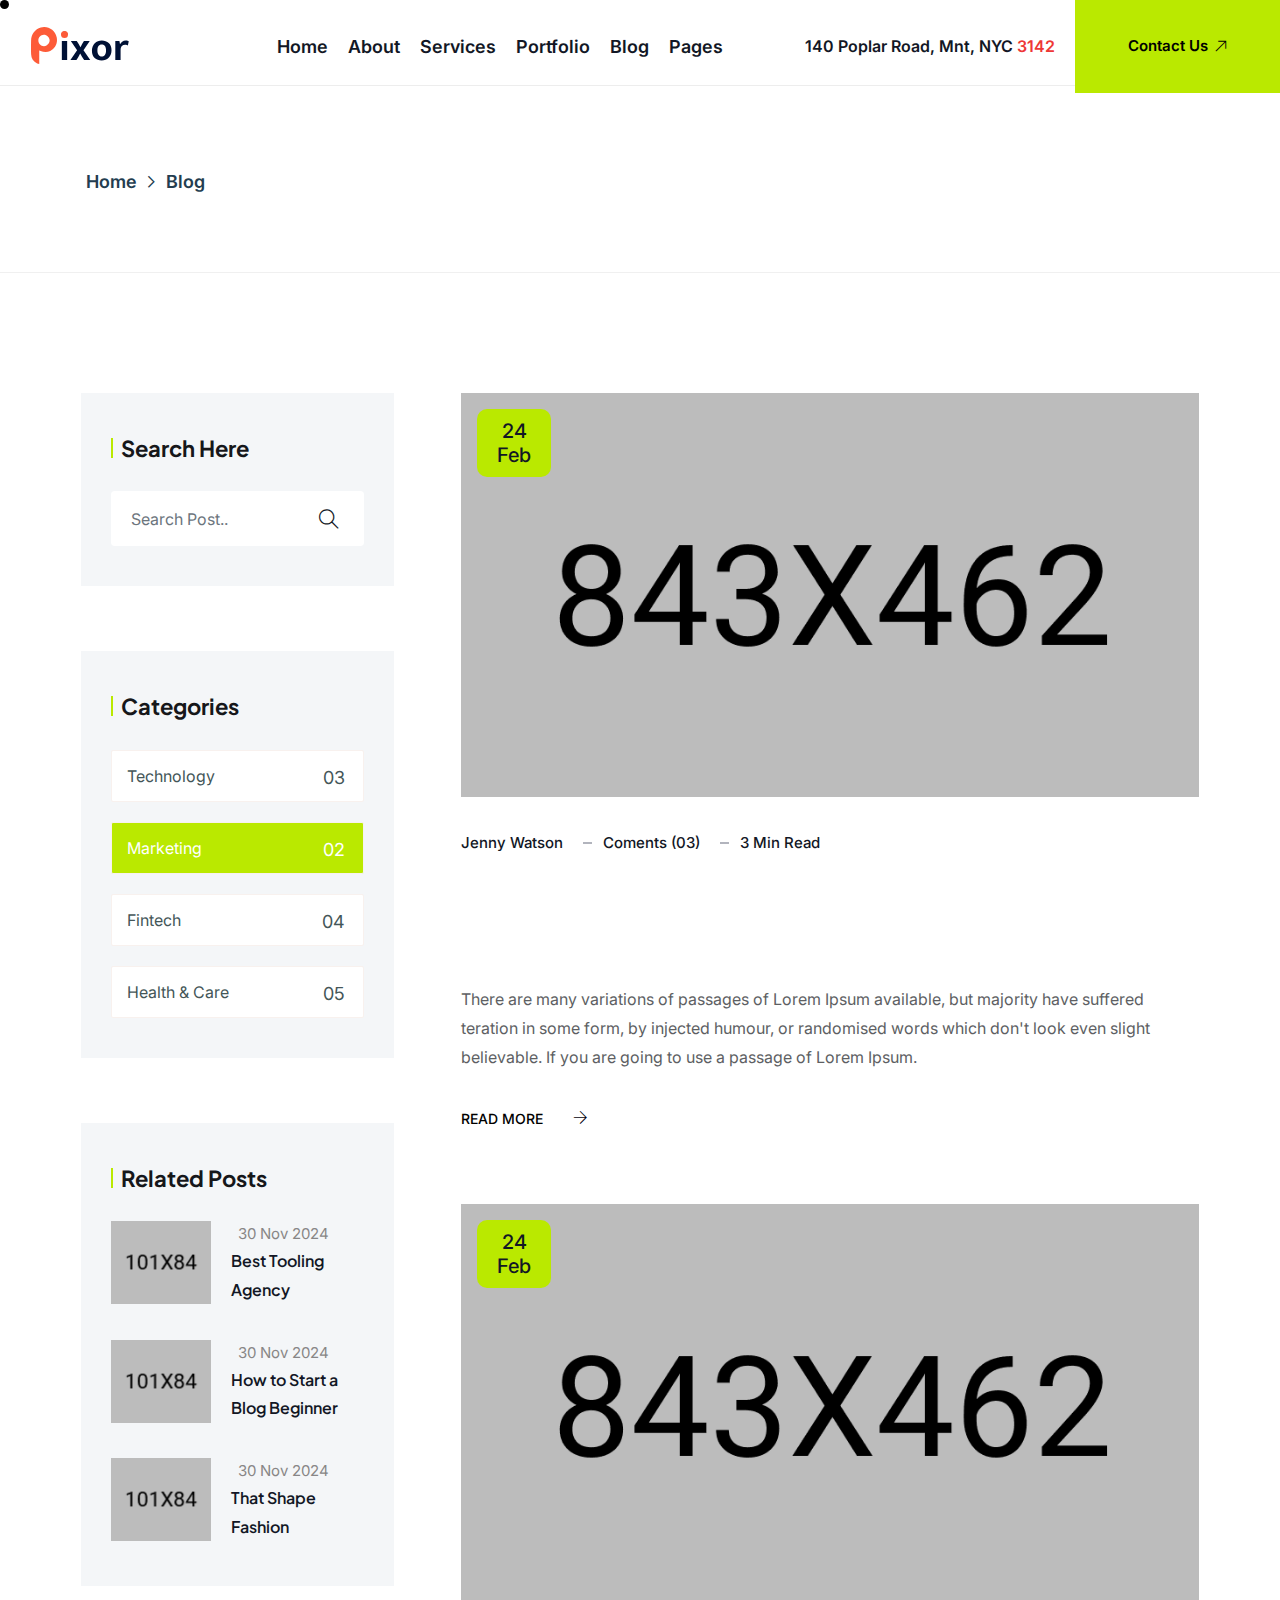
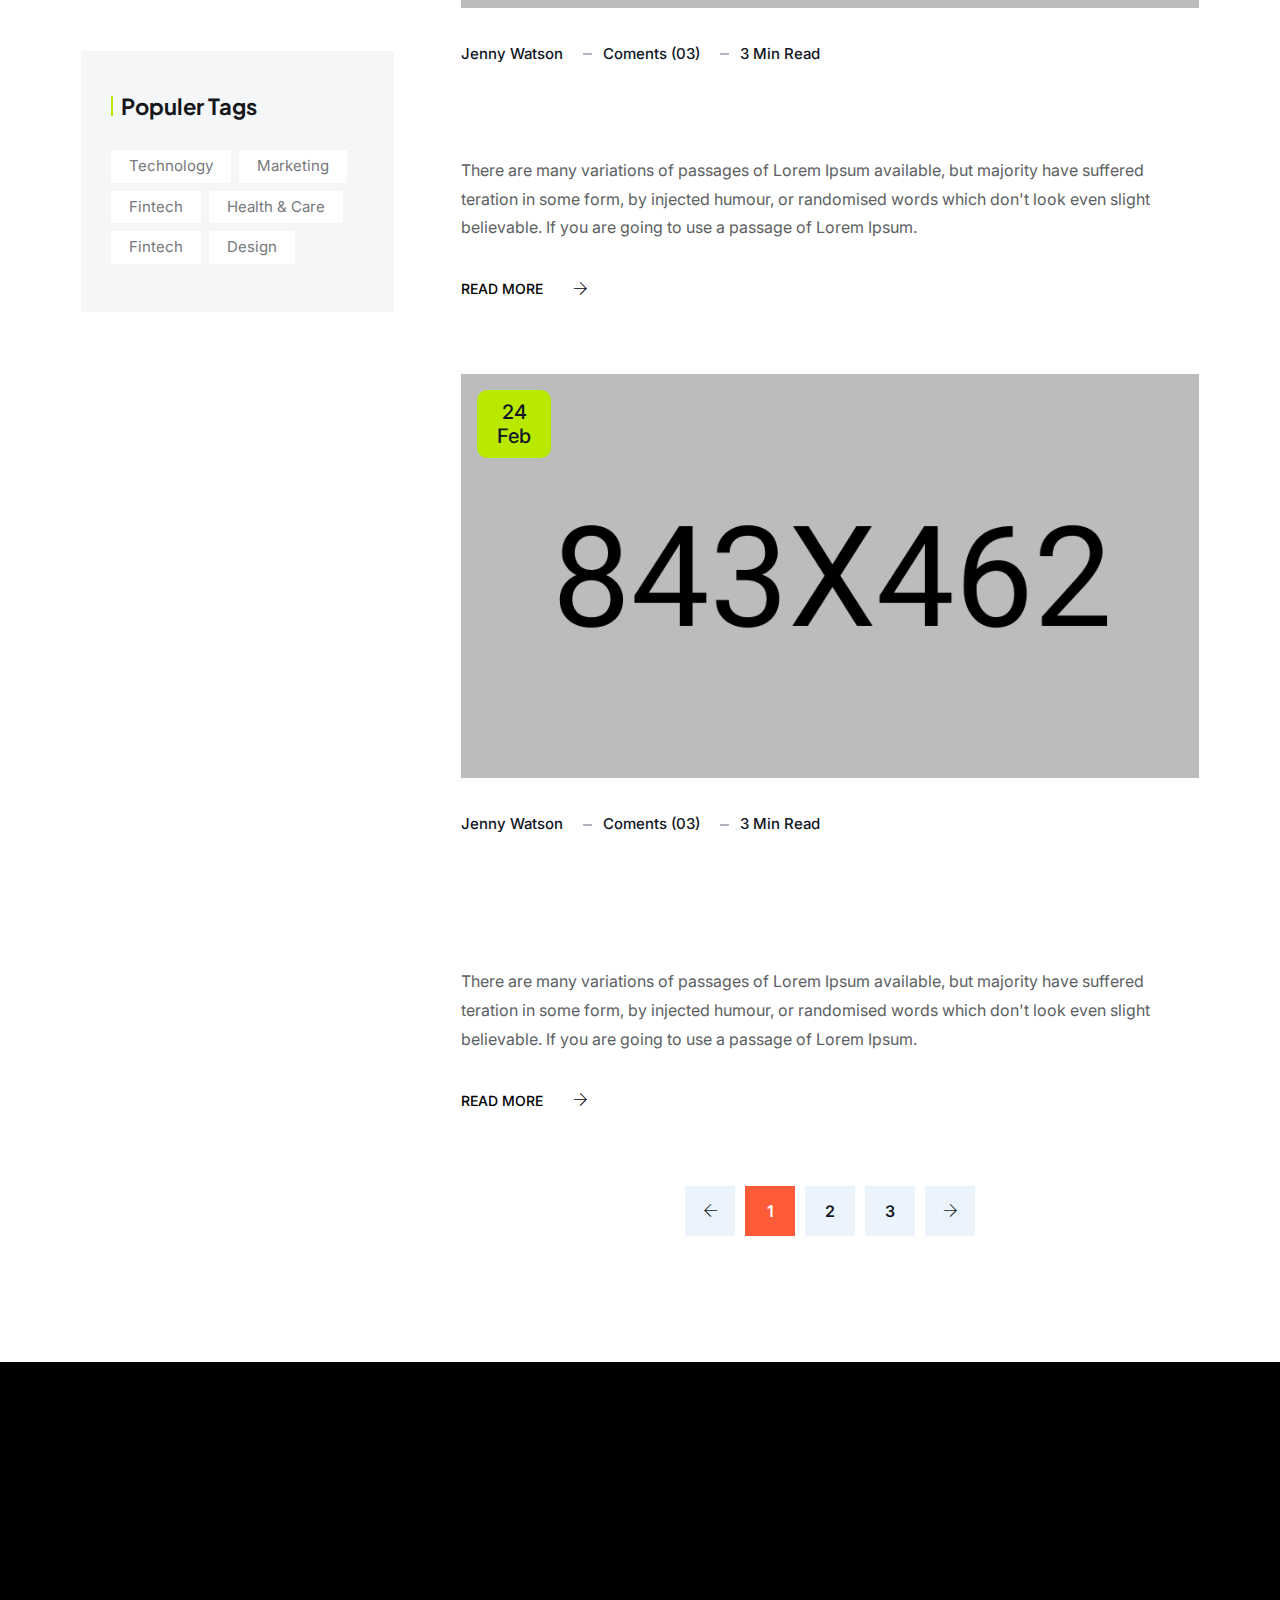
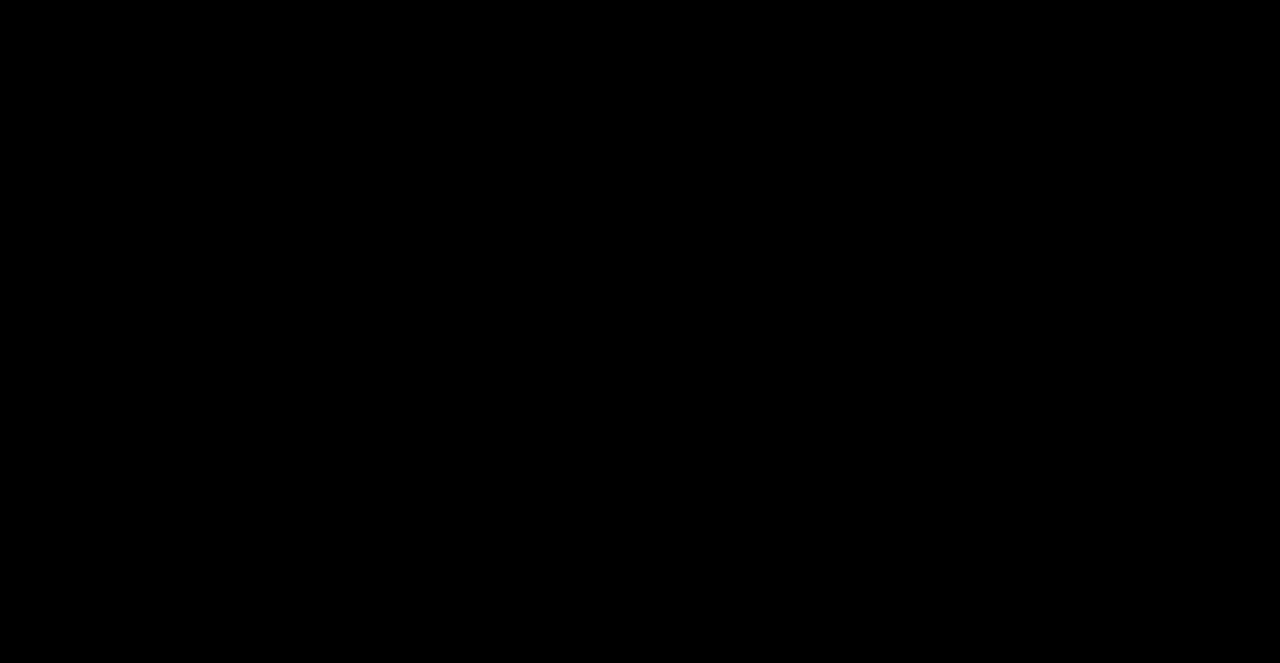
<file: blog-left-sidebar.html>
<!DOCTYPE html>
<html lang="zxx">

<head>
    <meta charset="utf-8">
    <meta http-equiv="X-UA-Compatible" content="IE=edge">
    <meta name="viewport" content="width=device-width, initial-scale=1">
    <meta name="author" content="wpOceans">
    <link rel="shortcut icon" type="image/png" href="assets/images/favicon.png">
    <title>Pixor | Creative Digital Agency Template</title>
    <link href="assets/css/themify-icons.css" rel="stylesheet">
    <link href="assets/css/flaticon.css" rel="stylesheet">
    <link href="assets/css/bootstrap.min.css" rel="stylesheet">
    <link href="assets/css/animate.css" rel="stylesheet">
    <link href="assets/css/owl.carousel.css" rel="stylesheet">
    <link href="assets/css/owl.theme.css" rel="stylesheet">
    <link href="assets/css/slick.css" rel="stylesheet">
    <link href="assets/css/slick-theme.css" rel="stylesheet">
    <link href="assets/css/swiper.min.css" rel="stylesheet">
    <link href="assets/css/owl.transitions.css" rel="stylesheet">
    <link href="assets/css/jquery.fancybox.css" rel="stylesheet">
    <link href="assets/css/odometer-theme-default.css" rel="stylesheet">
    <link href="assets/sass/style.css" rel="stylesheet">
</head>

<body>

    <!-- start page-wrapper -->


    <!-- start preloader -->
    <div class="preloader">
        <div class="vertical-centered-box">
            <div class="content">
                <div class="loader-circle"></div>
                <div class="loader-line-mask">
                    <div class="loader-line"></div>
                </div>
                <img src="assets/images/preloader.png" alt="">
            </div>
        </div>
    </div>
    <!-- end preloader -->

    <!--  cursor style -->
    <div class="cursor"></div>

    <!-- Start header -->
    <header id="header">
        <div class="wpo-site-header wpo-site-header-s4">
            <nav class="navigation navbar navbar-expand-lg navbar-light">
                <div class="container-fluid">
                    <div class="row g-0 align-items-center">
                        <div class="col-lg-1 col-md-3 col-3 d-lg-none dl-block">
                            <div class="mobail-menu">
                                <button type="button" class="navbar-toggler open-btn">
                                    <span class="sr-only">Toggle navigation</span>
                                    <span class="icon-bar first-angle"></span>
                                    <span class="icon-bar middle-angle"></span>
                                    <span class="icon-bar last-angle"></span>
                                </button>
                            </div>
                        </div>
                        <div class="col-lg-2 col-md-5 col-6">
                            <div class="navbar-header">
                                <a class="navbar-brand" href="index.html"><img src="assets/images/logo-2.svg"
                                        alt=""></a>
                            </div>
                        </div>
                        <div class="col-lg-5 col-md-1 col-1">
                            <div id="navbar" class="collapse navbar-collapse navigation-holder">
                                <button class="menu-close"><i class="ti-close"></i></button>
                                <ul class="nav navbar-nav mb-2 mb-lg-0">
                                    <li class="menu-item-has-children">
                                        <a href="#"><span>Home</span></a>
                                        <ul class="sub-menu">
                                            <li><a href="index.html">Creative Agency</a></li>
                                            <li><a href="index-2.html">Business Agency</a></li>
                                            <li><a href="index-3.html">Digital Agency</a></li>
                                        </ul>
                                    </li>
                                    <li><a href="about.html">About </a>
                                    </li>
                                    <li class="menu-item-has-children">
                                        <a href="#">Services </a>
                                        <ul class="sub-menu">
                                            <li><a href="service.html">Service</a></li>
                                            <li><a href="service-single.html">Service Single</a></li>
                                        </ul>
                                    </li>
                                    <li class="menu-item-has-children">
                                        <a href="#">Portfolio </a>
                                        <ul class="sub-menu">
                                            <li><a href="project.html">Portfolio</a></li>
                                            <li><a href="project-single.html">Portfolio Single</a></li>
                                        </ul>
                                    </li>
                                    <li class="menu-item-has-children">
                                        <a href="#">Blog </a>
                                        <ul class="sub-menu">
                                            <li><a href="blog.html">Blog right sidebar</a></li>
                                            <li><a href="blog-left-sidebar.html">Blog left sidebar</a>
                                            </li>
                                            <li><a href="blog-fullwidth.html">Blog fullwidth</a></li>
                                            <li><a href="blog-single.html">Blog details </a>
                                            </li>
                                        </ul>
                                    </li>
                                    <li class="menu-item-has-children">
                                        <a href="#">Pages </a>
                                         <ul class="sub-menu">
                                            <li><a href="team.html">Team</a></li>
                                            <li><a href="team-single.html">Team Single</a></li>
                                            <li><a href="pricing.html">Pricing</a></li>
                                            <li><a href="contact.html">Contact Us</a></li>
                                            <li><a href="404.html">404</a></li>
                                        </ul>
                                    </li>
                                </ul>

                            </div>
                            <!-- end of nav-collapse -->
                        </div>
                        <div class="col-lg-5 col-md-3 col-2">
                            <div class="header-right">
                                <span class="location">140 Poplar Road, Mnt, NYC <span>3142</span></span>
                                <div class="close-form">
                                    <a class="theme-btn" href="contact.html"><span> Contact us</span>
                                        <i class="ti-arrow-top-right"></i></a>
                                </div>
                            </div>
                        </div>
                    </div>
                </div><!-- end of container -->
            </nav>
        </div>
    </header>
    <!-- end of header -->


    <!-- start page-title -->
    <section class="page-title">
        <h2 class="d-none">Hide</h2>
        <div class="container">
            <div class="row">
                <div class="col col-xs-12">
                    <div class="breadcumb-wrap">
                        <ol class="breadcumb-wrap">
                            <li><a href="index.html">Home</a></li>
                            <li>Blog</li>
                        </ol>
                    </div>
                </div>
            </div>
        </div>
    </section>
    <!-- end page-title -->



    <!-- start blog-pg-section -->
    <section class="blog-pg-section  blog-pg-left-sidebar section-padding">
        <div class="container">
            <div class="row">
                <div class="col col-lg-8 col-12 order-lg-2">
                    <div class="blog-content">
                        <div class="post format-standard-image">
                            <div class="entry-media">
                                <img src="assets/images/blog/img-10.jpg" alt>
                                <span>24 <br>
                                    Feb</span>
                            </div>
                            <div class="entry-meta">
                                <ul>
                                    <li><a href="#">Jenny Watson</a>
                                    </li>
                                    <li> <a href="#">Coments
                                            (03)</a></li>
                                    <li><a href="#">3 min Read</a></li>
                                </ul>
                            </div>
                            <div class="entry-details">
                                <h3 class="poort-text poort-in-right"><a href="blog-single.html">How to Start a
                                        Blog Beginner Best Tooling Agency
                                    </a>
                                </h3>
                                <p>There are many variations of passages of Lorem Ipsum available, but
                                    majority have
                                    suffered
                                    teration in some form, by injected humour, or randomised words which
                                    don't look
                                    even slight
                                    believable. If you are going to use a passage of Lorem Ipsum.</p>
                                <a href="blog-single.html" class="read-more">Read More</a>
                            </div>
                        </div>
                        <div class="post format-standard-image">
                            <div class="entry-media">
                                <img src="assets/images/blog/img-11.jpg" alt>
                                <span>24 <br>
                                    Feb</span>
                            </div>
                            <div class="entry-meta">
                                <ul>
                                    <li><a href="#">Jenny Watson</a>
                                    </li>
                                    <li> <a href="#">Coments
                                            (03)</a></li>
                                    <li><a href="#">3 min Read</a></li>
                                </ul>
                            </div>
                            <div class="entry-details">
                                <h3 class="poort-text poort-in-right"><a href="blog-single.html">How To Start A
                                        Blog With WordPress In Steps

                                    </a>
                                </h3>
                                <p>There are many variations of passages of Lorem Ipsum available, but
                                    majority have
                                    suffered
                                    teration in some form, by injected humour, or randomised words which
                                    don't look
                                    even slight
                                    believable. If you are going to use a passage of Lorem Ipsum.</p>
                                <a href="blog-single.html" class="read-more">Read More</a>
                            </div>
                        </div>
                        <div class="post format-standard-image">
                            <div class="entry-media">
                                <img src="assets/images/blog/img-12.jpg" alt>
                                <span>24 <br>
                                    Feb</span>
                            </div>
                            <div class="entry-meta">
                                <ul>
                                    <li><a href="#">Jenny Watson</a>
                                    </li>
                                    <li> <a href="#">Coments
                                            (03)</a></li>
                                    <li><a href="#">3 min Read</a></li>
                                </ul>
                            </div>
                            <div class="entry-details">
                                <h3 class="poort-text poort-in-right"><a href="blog-single.html">How Long Should
                                        a Blog Post Be Everything There's to Know
                                    </a>
                                </h3>
                                <p>There are many variations of passages of Lorem Ipsum available, but
                                    majority have
                                    suffered
                                    teration in some form, by injected humour, or randomised words which
                                    don't look
                                    even slight
                                    believable. If you are going to use a passage of Lorem Ipsum.</p>
                                <a href="blog-single.html" class="read-more">Read More</a>
                            </div>
                        </div>
                        <div class="pagination-wrapper pagination-wrapper">
                            <ul class="pg-pagination">
                                <li>
                                    <a href="#" aria-label="Previous">
                                        <i class="fi ti-arrow-left left"></i>
                                    </a>
                                </li>
                                <li class="active"><a href="#">1</a></li>
                                <li><a href="#">2</a></li>
                                <li><a href="#">3</a></li>
                                <li>
                                    <a href="#" aria-label="Next">
                                        <i class="fi ti-arrow-right"></i>
                                    </a>
                                </li>
                            </ul>
                        </div>
                    </div>
                </div>
                <div class="col col-lg-4">
                    <div class="blog-sidebar">
                        <div class="widget search-widget">
                            <h3>search here</h3>
                            <form>
                                <div>
                                    <input type="text" class="form-control" placeholder="Search Post..">
                                    <button type="submit"><i class="ti-search"></i></button>
                                </div>
                            </form>
                        </div>
                        <div class="widget category-widget">
                            <h3>Categories</h3>
                            <ul>
                                <li><a href="blog.html">Technology<span>03</span></a></li>
                                <li><a href="blog.html" class="active">Marketing
                                        <span>02</span></a></li>
                                <li><a href="blog.html"> Fintech <span>04</span></a></li>
                                <li><a href="blog.html">Health & Care <span>05</span></a></li>
                            </ul>
                        </div>
                        <div class="widget recent-post-widget">
                            <h3>Related Posts</h3>
                            <div class="posts">
                                <div class="post">
                                    <div class="img-holder">
                                        <img src="assets/images/recent-posts/img-1.jpg" alt>
                                    </div>
                                    <div class="details">
                                        <span class="date"><i class="flaticon-calendar"></i>30 Nov 2024
                                        </span>
                                        <h4><a href="blog-single.html">
                                                Best Tooling Agency</a>
                                        </h4>
                                    </div>
                                </div>
                                <div class="post">
                                    <div class="img-holder">
                                        <img src="assets/images/recent-posts/img-2.jpg" alt>
                                    </div>
                                    <div class="details">
                                        <span class="date"><i class="flaticon-calendar"></i>30 Nov 2024
                                        </span>
                                        <h4><a href="blog-single.html">
                                                How to Start a Blog Beginner</a>
                                        </h4>
                                    </div>
                                </div>
                                <div class="post">
                                    <div class="img-holder">
                                        <img src="assets/images/recent-posts/img-3.jpg" alt>
                                    </div>
                                    <div class="details">
                                        <span class="date"><i class="flaticon-calendar"></i>30 Nov 2024
                                        </span>
                                        <h4><a href="blog-single.html">
                                                That Shape Fashion</a>
                                        </h4>
                                    </div>
                                </div>
                            </div>
                        </div>
                        <div class="widget tag-widget">
                            <h3>Populer Tags</h3>
                            <ul>
                                <li><a href="#">Technology</a></li>
                                <li><a href="#">Marketing</a></li>
                                <li><a href="#">Fintech</a></li>
                                <li><a href="#">Health & Care</a></li>
                                <li><a href="#">Fintech</a></li>
                                <li><a href="#">Design</a></li>
                            </ul>
                        </div>
                    </div>
                </div>
            </div>
        </div>
    </section>


    <!-- Start footer -->
    <footer class="footer-section section-padding pb-0">
        <div class="footer-topbar">
            <div class="container">
                <div class="wraper splittext-line">
                    <h2>Let’s <span>Work</span></h2>
                    <div class="topbar-button">
                        <div>
                            <a href="contact.html" class="theme-btn"> <span class="rolling-text">Contact
                                    us</span> <i class="ti-arrow-top-right"></i></a>
                        </div>
                        <div>
                            <h2>Together!</h2>
                        </div>
                    </div>
                </div>
            </div>
        </div>
        <div class="container">
            <div class="footer">
                <div class="item fade_bottom">
                    <h2 class="title">services</h2>
                    <ul>
                        <li><a href="service-single.html">Web Design</a></li>
                        <li><a href="service-single.html">Video Production</a></li>
                        <li><a href="service-single.html">Digital Marketing</a></li>
                        <li><a href="service-single.html">Web Development</a></li>
                        <li><a href="service-single.html">UI/UX Design</a></li>
                    </ul>
                    <div class="shape">
                        <img src="assets/images/stert.svg" alt="">
                    </div>
                </div>
                <div class="item fade_bottom">
                    <h2 class="title">Information</h2>
                    <ul>
                        <li><a href="service-single.html">About Company</a></li>
                        <li><a href="service-single.html">Case Study</a></li>
                        <li><a href="service-single.html">Our Careers</a></li>
                        <li><a href="service-single.html">Our Blogs</a></li>
                        <li><a href="service-single.html">Contact Us</a></li>
                    </ul>
                </div>
                <div class="item widget-contact fade_bottom">
                    <h2 class="title">ADDRESS</h2>
                    <h3>5919 TrussvilleCrossings Pkwy, Birmingham</h3>
                    <h4>+2 456 (343) 24 45</h4>
                    <ul class="widget-social">
                        <li><a href="#"><i class="ti-facebook"></i></a></li>
                        <li><a href="#"><i class="ti-twitter-alt"></i></a></li>
                        <li><a href="#"><i class="ti-instagram"></i></a></li>
                        <li><a href="#"><i class="ti-linkedin"></i></a></li>
                        <li><a href="#"><i class="ti-pinterest"></i></a></li>
                    </ul>
                </div>

            </div>
        </div>
        <div class="footer-lower fade_bottom">
            <div class="container">
                <div class="row align-items-center">
                    <div class="col-lg-2 col-md-2 col-12">
                        <a href="index.html" class="logo">
                            <img src="assets/images/logo.svg" alt="">
                        </a>
                    </div>
                    <div class="col-lg-10 col-md-10 col-12">
                        <div class="footer-nav-list">
                            <ul>
                                <li><a href="#">Home <i class="ti-arrow-top-right"></i></a></li>
                                <li><a href="#">About <i class="ti-arrow-top-right"></i></a></li>
                                <li><a href="#">Services <i class="ti-arrow-top-right"></i></a></li>
                                <li><a href="#">Projects <i class="ti-arrow-top-right"></i></a></li>
                                <li><a href="#">Blog <i class="ti-arrow-top-right"></i></a></li>
                            </ul>
                        </div>
                    </div>
                </div>
            </div>
        </div>
    </footer>



    <!-- end of page-wrapper -->

    <!-- All JavaScript files
    ================================================== -->
    <script src="assets/js/jquery.min.js"></script>
    <script src="assets/js/bootstrap.bundle.min.js"></script>
    <!-- Plugins for this template -->
    <script src="assets/js/jquery-plugin-collection.js"></script>
    <script src="assets/js/gsap.js"></script>
    <script src="assets/js/gsap-scroll-smoother.js"></script>
    <script src="assets/js/SmoothScroll.js"></script>
    <script src="assets/js/gsap-scroll-trigger.js"></script>
    <script src="assets/js/gsap-split-text.js"></script>
    <script src="assets/js/simpleParallax.js"></script>
    <!-- Custom script for this template -->
    <script src="assets/js/script.js"></script>
    <script src="assets/js/gsap-script.js"></script>
</body>

</html>
</file>
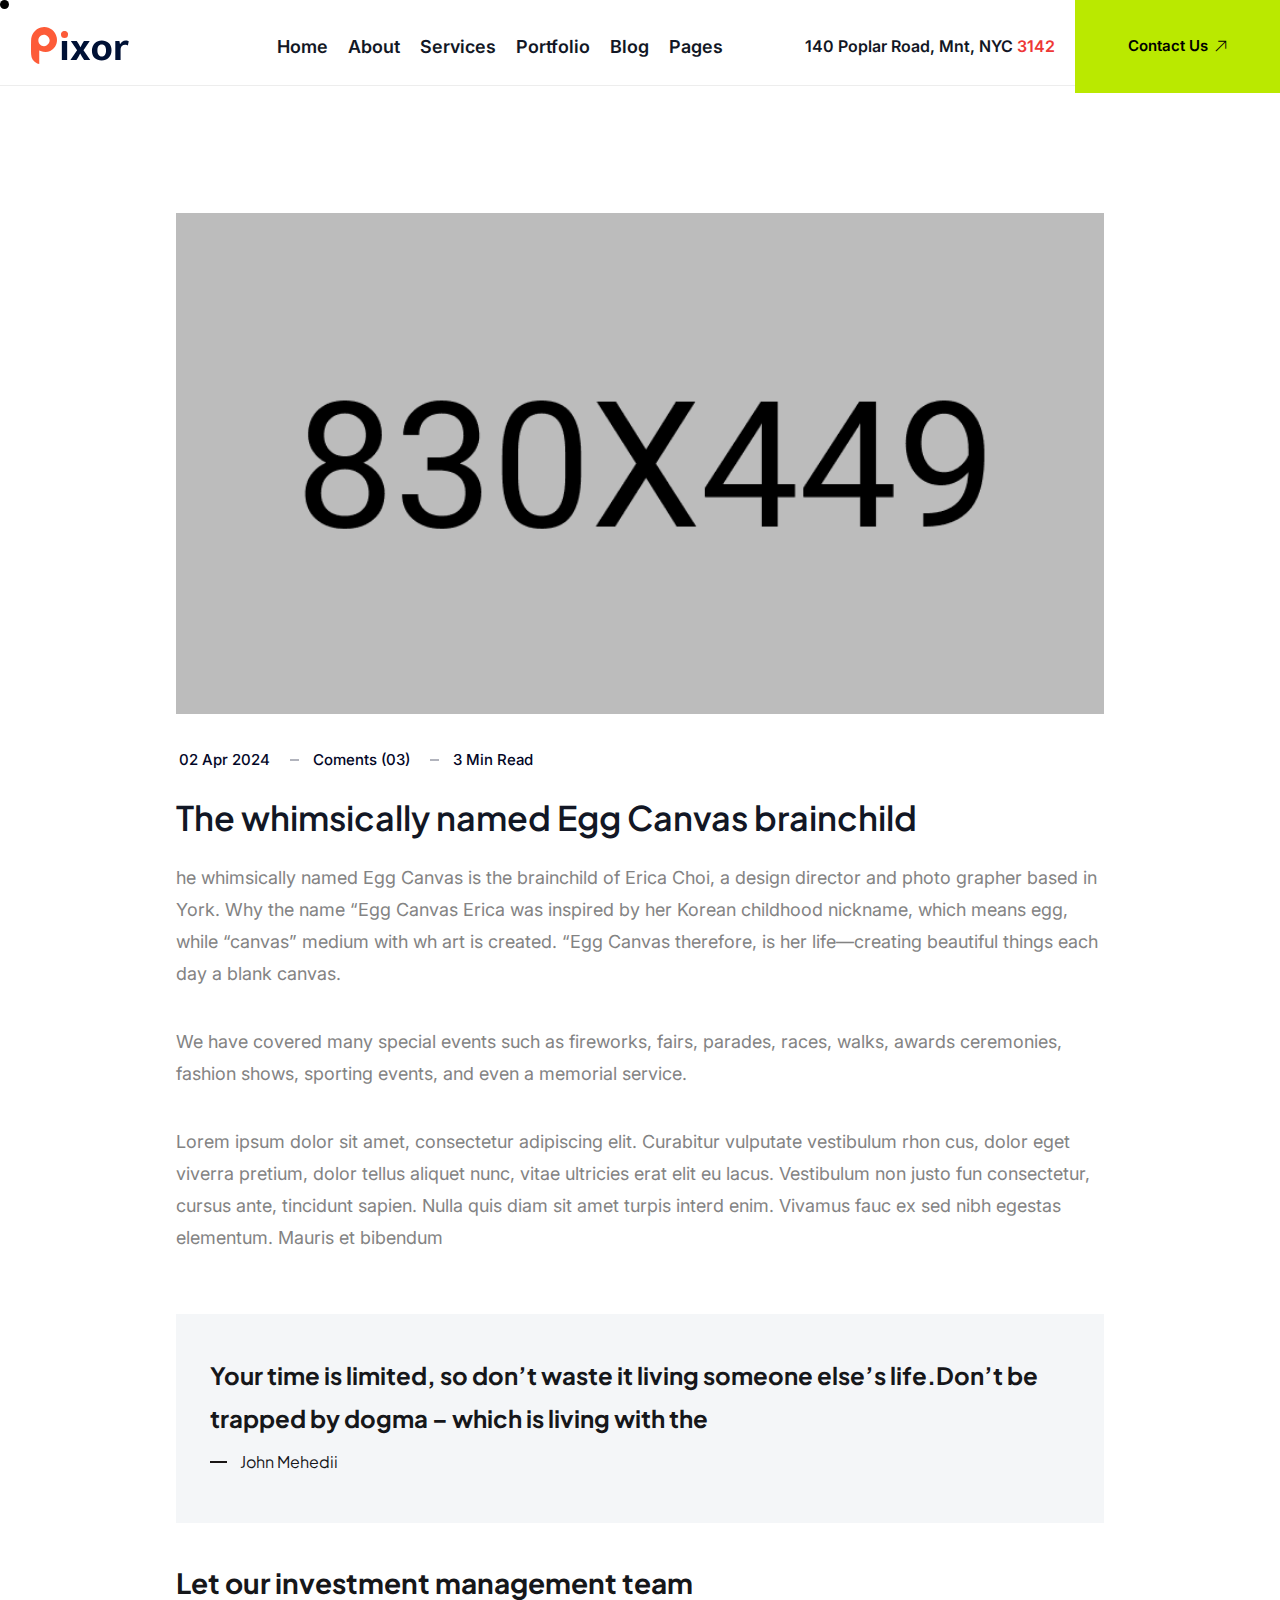
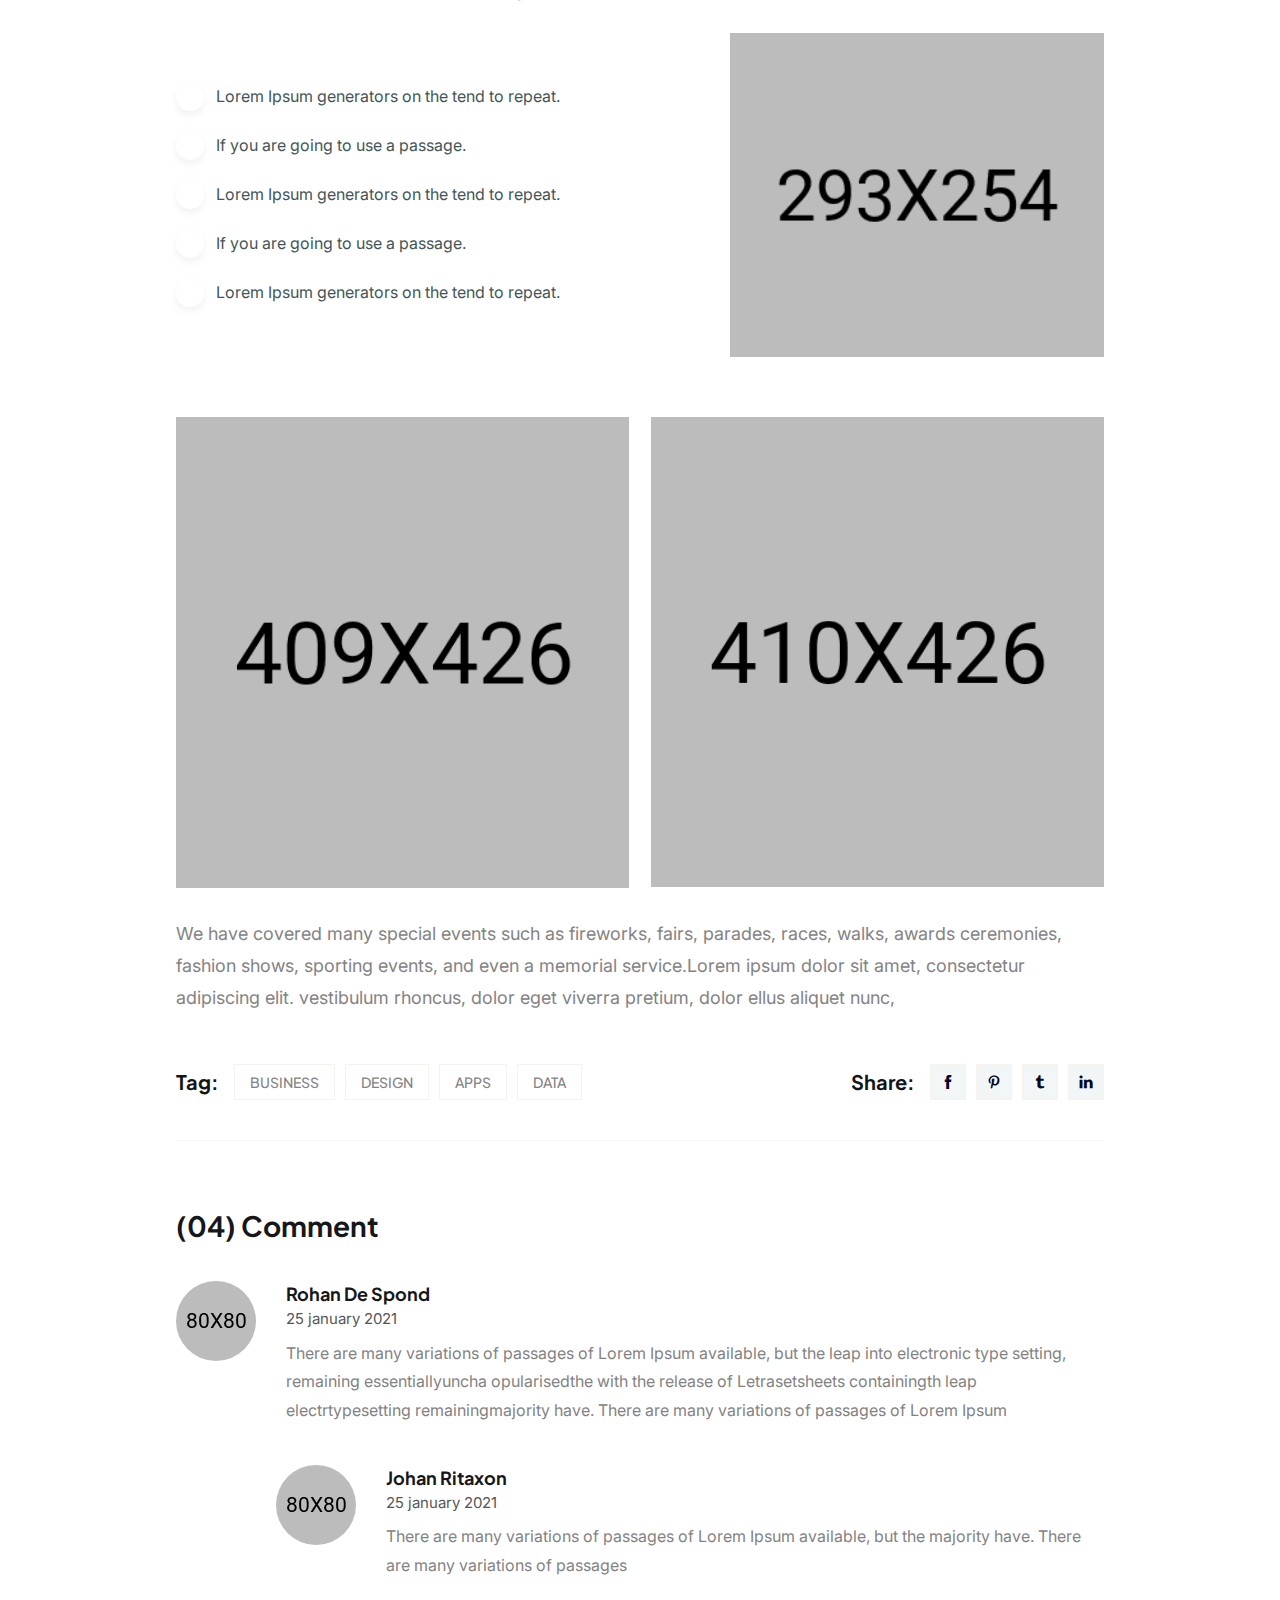
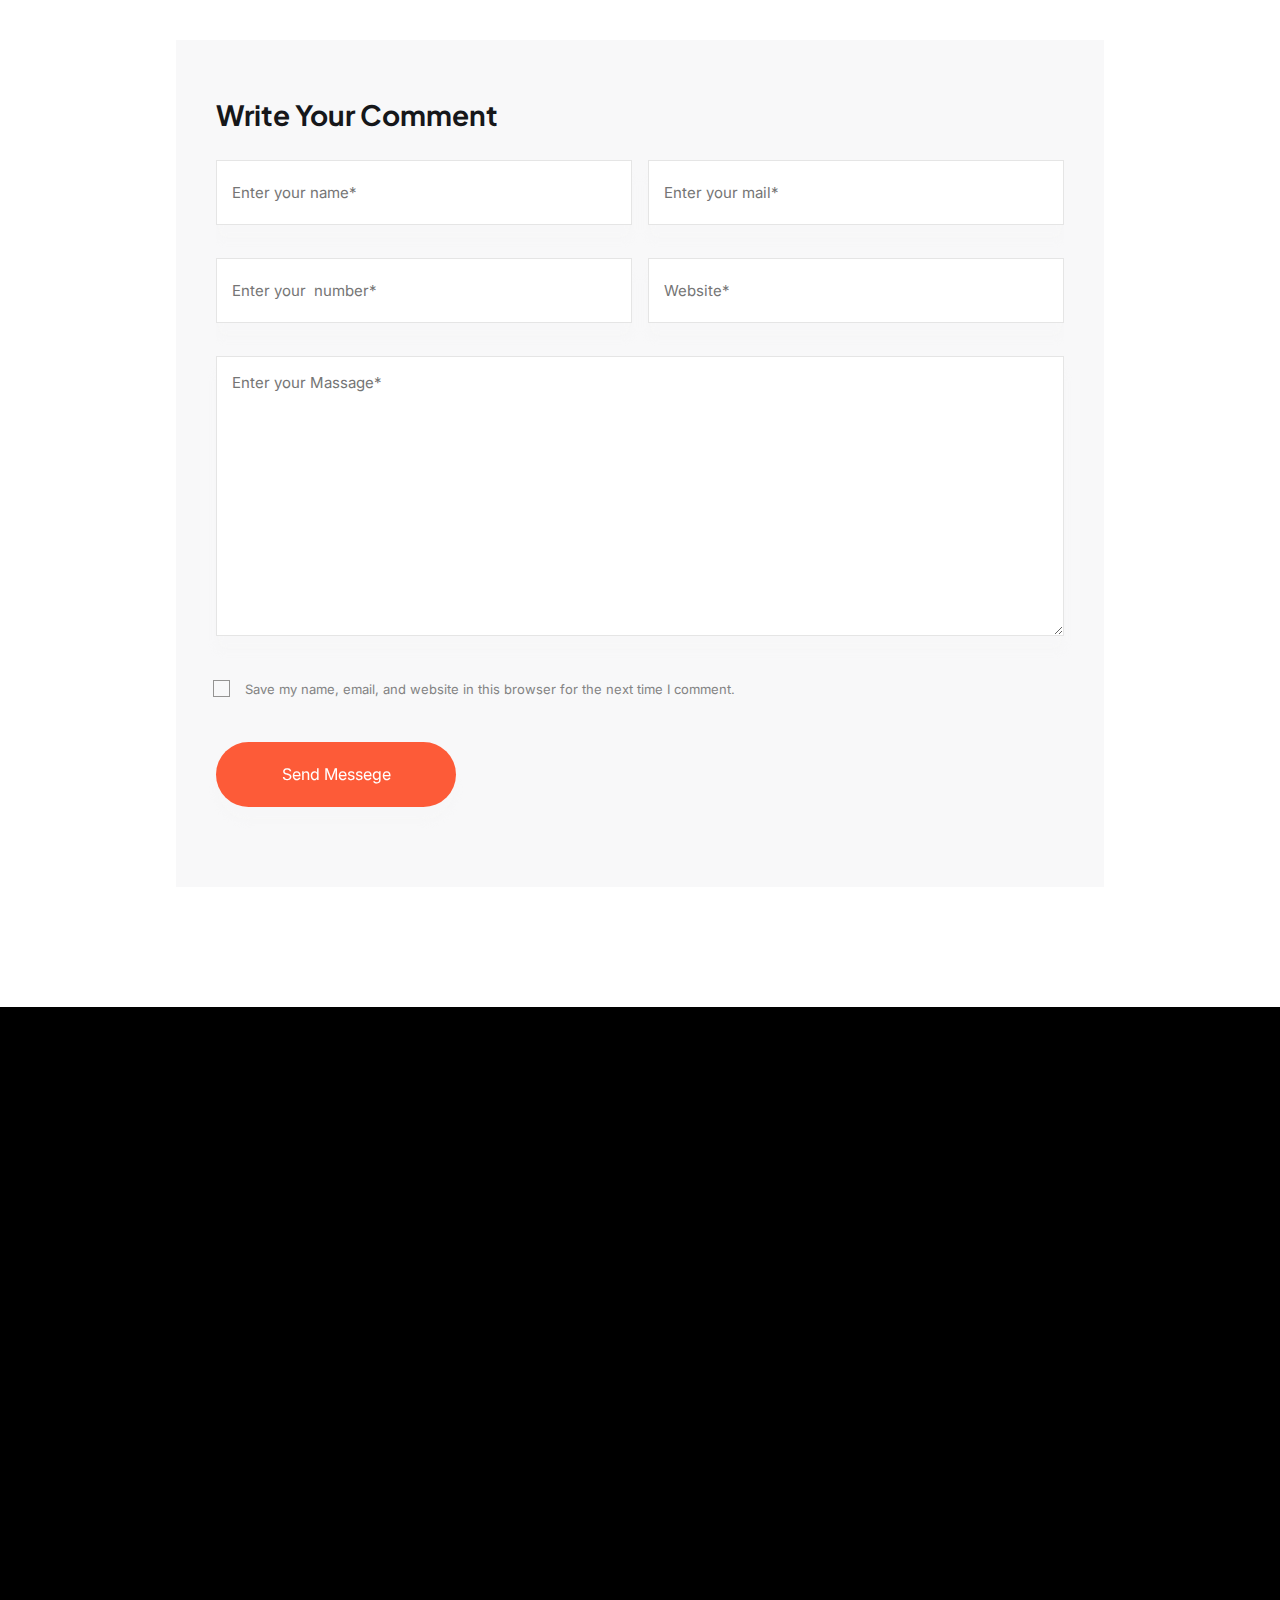
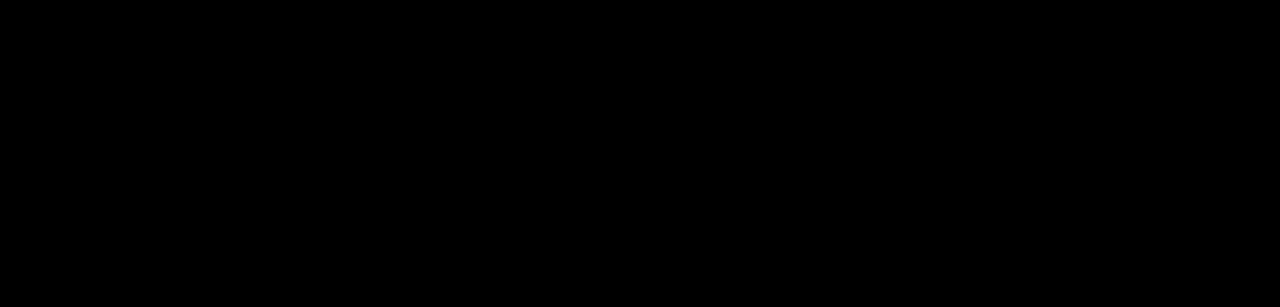
<file: blog-single.html>
<!DOCTYPE html>
<html lang="zxx">

<head>
    <meta charset="utf-8">
    <meta http-equiv="X-UA-Compatible" content="IE=edge">
    <meta name="viewport" content="width=device-width, initial-scale=1">
    <meta name="author" content="wpOceans">
    <link rel="shortcut icon" type="image/png" href="assets/images/favicon.png">
    <title>Pixor | Creative Digital Agency Template</title>
    <link href="assets/css/themify-icons.css" rel="stylesheet">
    <link href="assets/css/flaticon.css" rel="stylesheet">
    <link href="assets/css/bootstrap.min.css" rel="stylesheet">
    <link href="assets/css/animate.css" rel="stylesheet">
    <link href="assets/css/owl.carousel.css" rel="stylesheet">
    <link href="assets/css/owl.theme.css" rel="stylesheet">
    <link href="assets/css/slick.css" rel="stylesheet">
    <link href="assets/css/slick-theme.css" rel="stylesheet">
    <link href="assets/css/swiper.min.css" rel="stylesheet">
    <link href="assets/css/owl.transitions.css" rel="stylesheet">
    <link href="assets/css/jquery.fancybox.css" rel="stylesheet">
    <link href="assets/css/odometer-theme-default.css" rel="stylesheet">
    <link href="assets/sass/style.css" rel="stylesheet">
</head>

<body>

    <!-- start page-wrapper -->


    <!-- start preloader -->
    <div class="preloader">
        <div class="vertical-centered-box">
            <div class="content">
                <div class="loader-circle"></div>
                <div class="loader-line-mask">
                    <div class="loader-line"></div>
                </div>
                <img src="assets/images/preloader.png" alt="">
            </div>
        </div>
    </div>
    <!-- end preloader -->

    <!--  cursor style -->
    <div class="cursor"></div>

    <!-- Start header -->
    <header id="header">
        <div class="wpo-site-header wpo-site-header-s4">
            <nav class="navigation navbar navbar-expand-lg navbar-light">
                <div class="container-fluid">
                    <div class="row g-0 align-items-center">
                        <div class="col-lg-1 col-md-3 col-3 d-lg-none dl-block">
                            <div class="mobail-menu">
                                <button type="button" class="navbar-toggler open-btn">
                                    <span class="sr-only">Toggle navigation</span>
                                    <span class="icon-bar first-angle"></span>
                                    <span class="icon-bar middle-angle"></span>
                                    <span class="icon-bar last-angle"></span>
                                </button>
                            </div>
                        </div>
                        <div class="col-lg-2 col-md-5 col-6">
                            <div class="navbar-header">
                                <a class="navbar-brand" href="index.html"><img src="assets/images/logo-2.svg"
                                        alt=""></a>
                            </div>
                        </div>
                        <div class="col-lg-5 col-md-1 col-1">
                            <div id="navbar" class="collapse navbar-collapse navigation-holder">
                                <button class="menu-close"><i class="ti-close"></i></button>
                                <ul class="nav navbar-nav mb-2 mb-lg-0">
                                    <li class="menu-item-has-children">
                                        <a href="#"><span>Home</span></a>
                                        <ul class="sub-menu">
                                            <li><a href="index.html">Creative Agency</a></li>
                                            <li><a href="index-2.html">Business Agency</a></li>
                                            <li><a href="index-3.html">Digital Agency</a></li>
                                        </ul>
                                    </li>
                                    <li><a href="about.html">About </a>
                                    </li>
                                    <li class="menu-item-has-children">
                                        <a href="#">Services </a>
                                        <ul class="sub-menu">
                                            <li><a href="service.html">Service</a></li>
                                            <li><a href="service-single.html">Service Single</a></li>
                                        </ul>
                                    </li>
                                    <li class="menu-item-has-children">
                                        <a href="#">Portfolio </a>
                                        <ul class="sub-menu">
                                            <li><a href="project.html">Portfolio</a></li>
                                            <li><a href="project-single.html">Portfolio Single</a></li>
                                        </ul>
                                    </li>
                                    <li class="menu-item-has-children">
                                        <a href="#">Blog </a>
                                        <ul class="sub-menu">
                                            <li><a href="blog.html">Blog right sidebar</a></li>
                                            <li><a href="blog-left-sidebar.html">Blog left sidebar</a>
                                            </li>
                                            <li><a href="blog-fullwidth.html">Blog fullwidth</a></li>
                                            <li><a href="blog-single.html">Blog details </a>
                                            </li>
                                        </ul>
                                    </li>
                                    <li class="menu-item-has-children">
                                        <a href="#">Pages </a>
                                         <ul class="sub-menu">
                                            <li><a href="team.html">Team</a></li>
                                            <li><a href="team-single.html">Team Single</a></li>
                                            <li><a href="pricing.html">Pricing</a></li>
                                            <li><a href="contact.html">Contact Us</a></li>
                                            <li><a href="404.html">404</a></li>
                                        </ul>
                                    </li>
                                </ul>

                            </div>
                            <!-- end of nav-collapse -->
                        </div>
                        <div class="col-lg-5 col-md-3 col-2">
                            <div class="header-right">
                                <span class="location">140 Poplar Road, Mnt, NYC <span>3142</span></span>
                                <div class="close-form">
                                    <a class="theme-btn" href="contact.html"><span> Contact us</span>
                                        <i class="ti-arrow-top-right"></i></a>
                                </div>
                            </div>
                        </div>
                    </div>
                </div><!-- end of container -->
            </nav>
        </div>
    </header>
    <!-- end of header -->



    <!-- start blog-single-section -->
    <section class="blog-single-section blog-single-left-sidebar-section section-padding">
        <div class="container">
            <div class="row">
                <div class="col col-lg-10 col-12 offset-lg-1">
                    <div class="post format-standard-image">
                        <div class="entry-media">
                            <img src="assets/images/blog-details/img-1.jpg" alt>
                        </div>
                        <div class="entry-meta">
                            <ul>
                                <li><i class="fi flaticon-calendar"></i><a href="#">02 Apr 2024</a>
                                </li>
                                <li><i class="fi flaticon-comments"></i> <a href="#">Coments (03)</a>
                                </li>
                                <li><i class="fi flaticon-clock"></i><a href="#">3 min Read</a></li>
                            </ul>
                        </div>
                        <div class="entry-details">
                            <h3>The whimsically named Egg Canvas brainchild</h3>
                            <p>he whimsically named Egg Canvas is the brainchild of Erica Choi, a design
                                director
                                and photo
                                grapher based in York. Why the name “Egg Canvas Erica was inspired by
                                her Korean
                                childhood
                                nickname, which means egg, while “canvas” medium with wh art is created.
                                “Egg Canvas
                                therefore, is her life—creating beautiful things each day
                                a blank canvas.</p>
                            <p>We have covered many special events such as fireworks, fairs, parades,
                                races, walks,
                                awards ceremonies, fashion shows, sporting events, and even a memorial
                                service.</p>
                            <p>Lorem ipsum dolor sit amet, consectetur adipiscing elit. Curabitur
                                vulputate
                                vestibulum rhon
                                cus, dolor eget viverra pretium, dolor tellus aliquet nunc, vitae
                                ultricies erat
                                elit eu lacus. Vestibulum non justo fun consectetur, cursus ante,
                                tincidunt sapien.
                                Nulla quis diam sit amet turpis interd enim. Vivamus fauc ex sed nibh
                                egestas
                                elementum. Mauris et bibendum</p>
                        </div>
                    </div>
                    <blockquote>
                        Your time is limited, so don’t waste it living someone else’s
                        life.Don’t be trapped by dogma – which is living with the
                        <span>John Mehedii</span>
                    </blockquote>
                    <div class="post-team-content">
                        <h3>Let our investment management team</h3>
                        <div class="row align-items-center">
                            <div class="col-lg-7 col-12">
                                <ul class="content">
                                    <li>Lorem Ipsum generators on the tend to repeat.</li>
                                    <li> If you are going to use a passage.</li>
                                    <li> Lorem Ipsum generators on the tend to repeat.</li>
                                    <li> If you are going to use a passage.</li>
                                    <li> Lorem Ipsum generators on the tend to repeat.</li>
                                </ul>
                            </div>
                            <div class="col-lg-5 col-12">
                                <img src="assets/images/blog-details/img-2.jpg" alt="">
                            </div>
                        </div>
                    </div>
                    <div class="item-img">
                        <div class="row">
                            <div class="col-lg-6 col-md-6 col-12 im-1">
                                <img src="assets/images/blog-details/img-3.jpg" alt="">
                            </div>
                            <div class="col-lg-6 col-md-6 col-12 im-1">
                                <img src="assets/images/blog-details/img-4.jpg" alt="">
                            </div>
                        </div>
                    </div>
                    <p>We have covered many special events such as fireworks, fairs, parades, races,
                        walks, awards
                        ceremonies, fashion shows, sporting events, and even a memorial service.Lorem
                        ipsum dolor
                        sit amet, consectetur adipiscing elit. vestibulum rhoncus, dolor eget viverra
                        pretium, dolor
                        ellus aliquet nunc,</p>
                    <div class="tag-share-wrap">
                        <div class="row">
                            <div class="col-lg-6 col-12">
                                <div class="tag-share clearfix">
                                    <div class="tag">
                                        <span>Tag: </span>
                                        <ul>
                                            <li><a href="#">Business</a></li>
                                            <li><a href="#">Design</a></li>
                                            <li><a href="#">apps</a></li>
                                            <li><a href="#">data</a></li>
                                        </ul>
                                    </div>
                                </div>
                            </div>
                            <div class="col-lg-6 col-12">
                                <div class="tag-share-s2 clearfix">
                                    <div class="tag">
                                        <span>Share: </span>
                                        <ul>
                                            <li><a href="#"><i class="ti-facebook"></i></a>
                                            </li>
                                            <li><a href="#"><i class="ti-pinterest"></i></a></li>
                                            <li><a href="#"><i class="ti-tumblr-alt"></i></a></li>
                                            <li><a href="#"><i class="ti-linkedin"></i></a></li>
                                        </ul>
                                    </div>
                                </div>
                            </div>
                        </div>
                    </div>

                    <div class="comments-area">
                        <div class="comments-section">
                            <h3 class="comments-title">(04) Comment</h3>
                            <ol class="comments">
                                <li class="comment even thread-even depth-1" id="comment-1">
                                    <div id="div-comment-1">
                                        <div class="comment-theme">
                                            <div class="comment-image"><img
                                                    src="assets/images/blog-details/comments-author/img-1.jpg" alt>
                                            </div>
                                        </div>
                                        <div class="comment-main-area">
                                            <div class="comment-wrapper">
                                                <div class="comments-meta">
                                                    <h4>Rohan De Spond <span class="comments-date">
                                                            25 january 2021</span></h4>
                                                </div>
                                                <div class="comment-area">
                                                    <p>
                                                        There are many variations of passages of Lorem
                                                        Ipsum
                                                        available, but the leap into electronic
                                                        type setting, remaining essentiallyuncha
                                                        opularisedthe with
                                                        the release of Letrasetsheets
                                                        containingth leap electrtypesetting
                                                        remainingmajority have.
                                                        There are many variations
                                                        of passages of Lorem Ipsum
                                                    </p>
                                                    <div class="comments-reply">
                                                        <a class="comment-reply-link" href="#"><i
                                                                class="flaticon-back"></i></a>
                                                    </div>
                                                </div>
                                            </div>
                                        </div>
                                    </div>
                                    <ul class="children">
                                        <li class="comment">
                                            <div>
                                                <div class="comment-theme">
                                                    <div class="comment-image"><img
                                                            src="assets/images/blog-details/comments-author/img-2.jpg"
                                                            alt></div>
                                                </div>
                                                <div class="comment-main-area">
                                                    <div class="comment-wrapper">
                                                        <div class="comments-meta">
                                                            <h4>Johan Ritaxon<span class="comments-date">
                                                                    25 january 2021
                                                                </span></h4>
                                                        </div>
                                                        <div class="comment-area">
                                                            <p>There are many variations of passages of
                                                                Lorem Ipsum
                                                                available, but the
                                                                majority have. There are many variations
                                                                of passages
                                                            </p>
                                                        </div>
                                                    </div>
                                                </div>
                                            </div>
                                        </li>
                                    </ul>
                                </li>
                            </ol>
                        </div>

                        <div class="comment-respond">
                            <h3 class="comment-reply-title">Write your comment</h3>
                            <form class="comment-form">
                                <div class="form-inputs">
                                    <input placeholder="Enter your name*" type="text">
                                    <input placeholder="Enter your mail*" type="email">
                                    <input placeholder="Enter your  number*" type="text">
                                    <input placeholder="Website*" type="url">
                                </div>
                                <div class="form-textarea">
                                    <textarea id="comment" placeholder="Enter your Massage*"></textarea>
                                </div>
                                <div class="terms">
                                    <input class="checkbox" type="checkbox" id="Insuranceb">
                                    <label for="Insuranceb">Save my name, email, and website in this
                                        browser for
                                        the next time I comment.</label>
                                </div>
                                <div class="form-submit">
                                    <input class="theme-btn" id="submit" value="Send Messege" type="submit">
                                </div>
                            </form>
                        </div>
                    </div>
                </div>
            </div>
        </div> <!-- end container -->
    </section>

    <!-- Start footer -->
    <footer class="footer-section section-padding pb-0">
        <div class="footer-topbar">
            <div class="container">
                <div class="wraper splittext-line">
                    <h2>Let’s <span>Work</span></h2>
                    <div class="topbar-button">
                        <div>
                            <a href="contact.html" class="theme-btn"> <span class="rolling-text">Contact
                                    us</span> <i class="ti-arrow-top-right"></i></a>
                        </div>
                        <div>
                            <h2>Together!</h2>
                        </div>
                    </div>
                </div>
            </div>
        </div>
        <div class="container">
            <div class="footer">
                <div class="item fade_bottom">
                    <h2 class="title">services</h2>
                    <ul>
                        <li><a href="service-single.html">Web Design</a></li>
                        <li><a href="service-single.html">Video Production</a></li>
                        <li><a href="service-single.html">Digital Marketing</a></li>
                        <li><a href="service-single.html">Web Development</a></li>
                        <li><a href="service-single.html">UI/UX Design</a></li>
                    </ul>
                    <div class="shape">
                        <img src="assets/images/stert.svg" alt="">
                    </div>
                </div>
                <div class="item fade_bottom">
                    <h2 class="title">Information</h2>
                    <ul>
                        <li><a href="service-single.html">About Company</a></li>
                        <li><a href="service-single.html">Case Study</a></li>
                        <li><a href="service-single.html">Our Careers</a></li>
                        <li><a href="service-single.html">Our Blogs</a></li>
                        <li><a href="service-single.html">Contact Us</a></li>
                    </ul>
                </div>
                <div class="item widget-contact fade_bottom">
                    <h2 class="title">ADDRESS</h2>
                    <h3>5919 TrussvilleCrossings Pkwy, Birmingham</h3>
                    <h4>+2 456 (343) 24 45</h4>
                    <ul class="widget-social">
                        <li><a href="#"><i class="ti-facebook"></i></a></li>
                        <li><a href="#"><i class="ti-twitter-alt"></i></a></li>
                        <li><a href="#"><i class="ti-instagram"></i></a></li>
                        <li><a href="#"><i class="ti-linkedin"></i></a></li>
                        <li><a href="#"><i class="ti-pinterest"></i></a></li>
                    </ul>
                </div>

            </div>
        </div>
        <div class="footer-lower fade_bottom">
            <div class="container">
                <div class="row align-items-center">
                    <div class="col-lg-2 col-md-2 col-12">
                        <a href="index.html" class="logo">
                            <img src="assets/images/logo.svg" alt="">
                        </a>
                    </div>
                    <div class="col-lg-10 col-md-10 col-12">
                        <div class="footer-nav-list">
                            <ul>
                                <li><a href="#">Home <i class="ti-arrow-top-right"></i></a></li>
                                <li><a href="#">About <i class="ti-arrow-top-right"></i></a></li>
                                <li><a href="#">Services <i class="ti-arrow-top-right"></i></a></li>
                                <li><a href="#">Projects <i class="ti-arrow-top-right"></i></a></li>
                                <li><a href="#">Blog <i class="ti-arrow-top-right"></i></a></li>
                            </ul>
                        </div>
                    </div>
                </div>
            </div>
        </div>
    </footer>


    <!-- end of page-wrapper -->

    <!-- All JavaScript files
    ================================================== -->
    <script src="assets/js/jquery.min.js"></script>
    <script src="assets/js/bootstrap.bundle.min.js"></script>
    <!-- Plugins for this template -->
    <script src="assets/js/jquery-plugin-collection.js"></script>
    <script src="assets/js/gsap.js"></script>
    <script src="assets/js/gsap-scroll-smoother.js"></script>
    <script src="assets/js/SmoothScroll.js"></script>
    <script src="assets/js/gsap-scroll-trigger.js"></script>
    <script src="assets/js/gsap-split-text.js"></script>
    <script src="assets/js/simpleParallax.js"></script>
    <!-- Custom script for this template -->
    <script src="assets/js/script.js"></script>
    <script src="assets/js/gsap-script.js"></script>
</body>

</html>
</file>
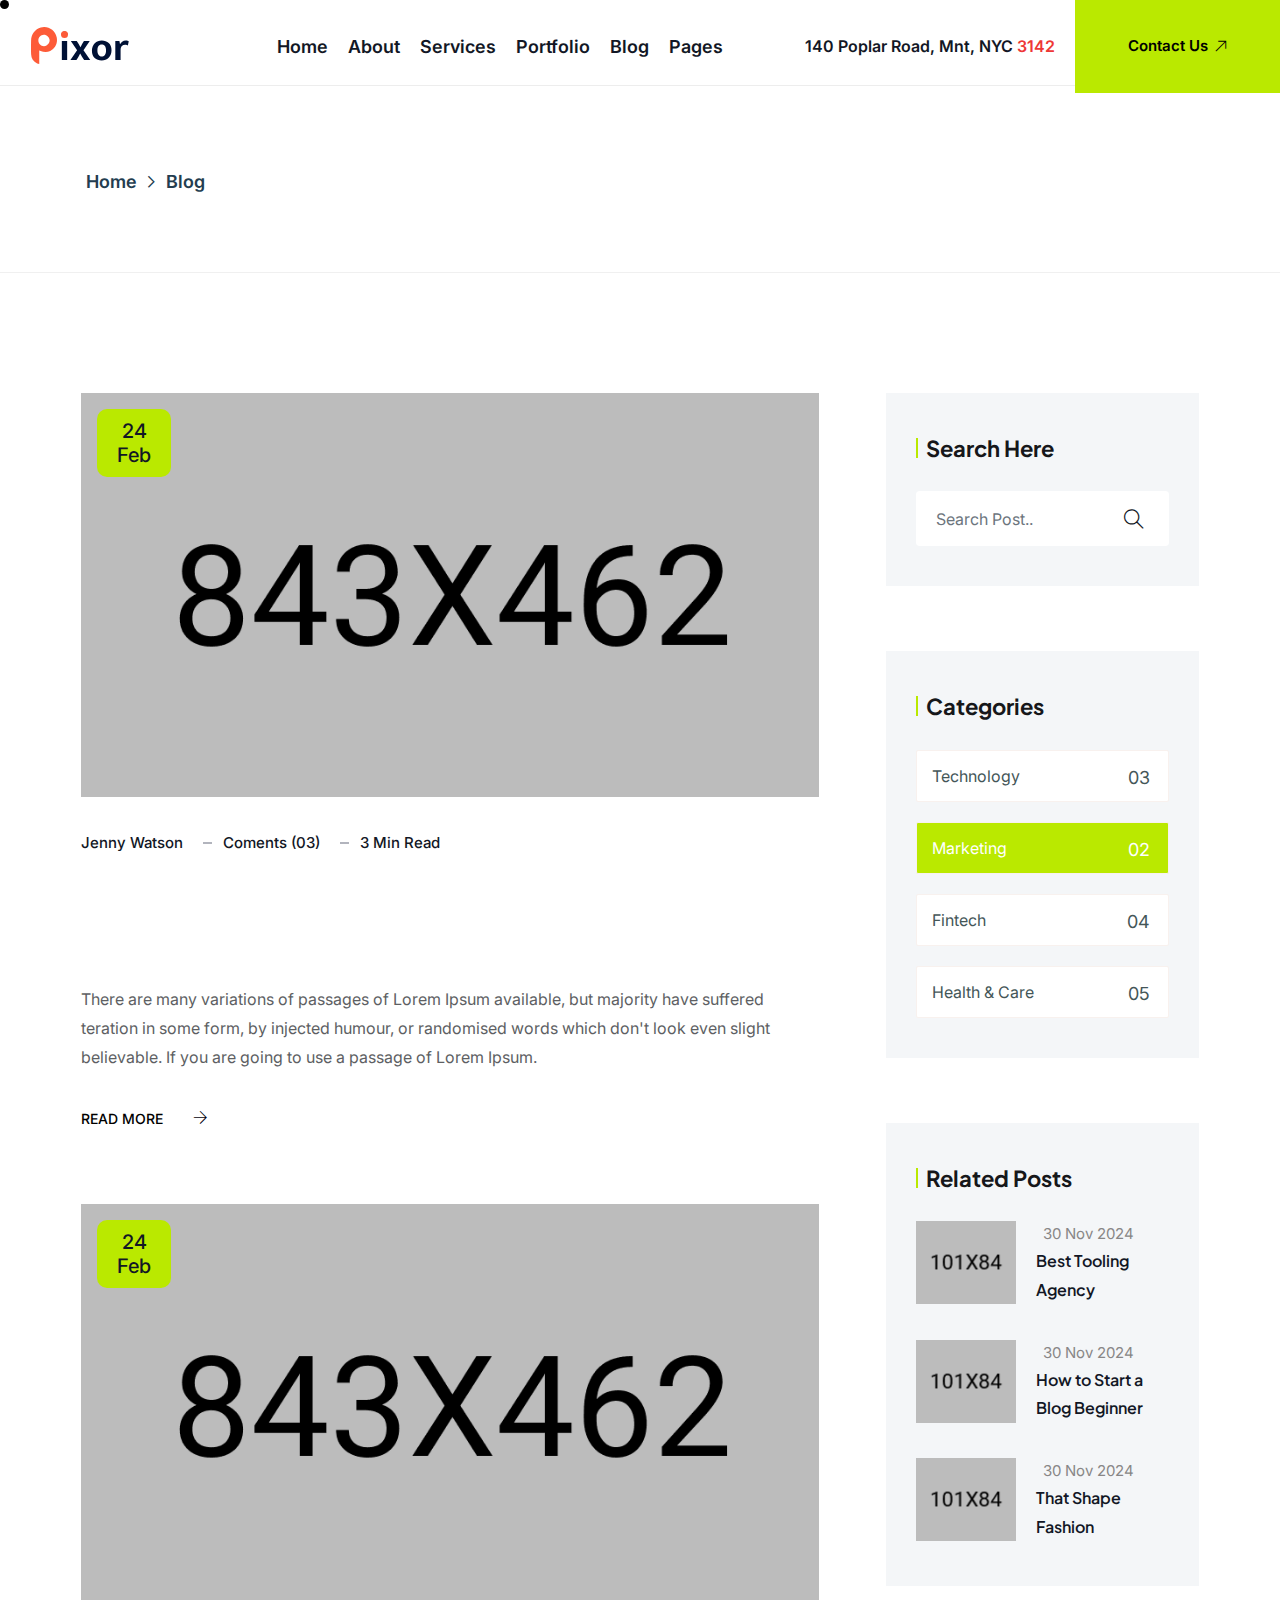
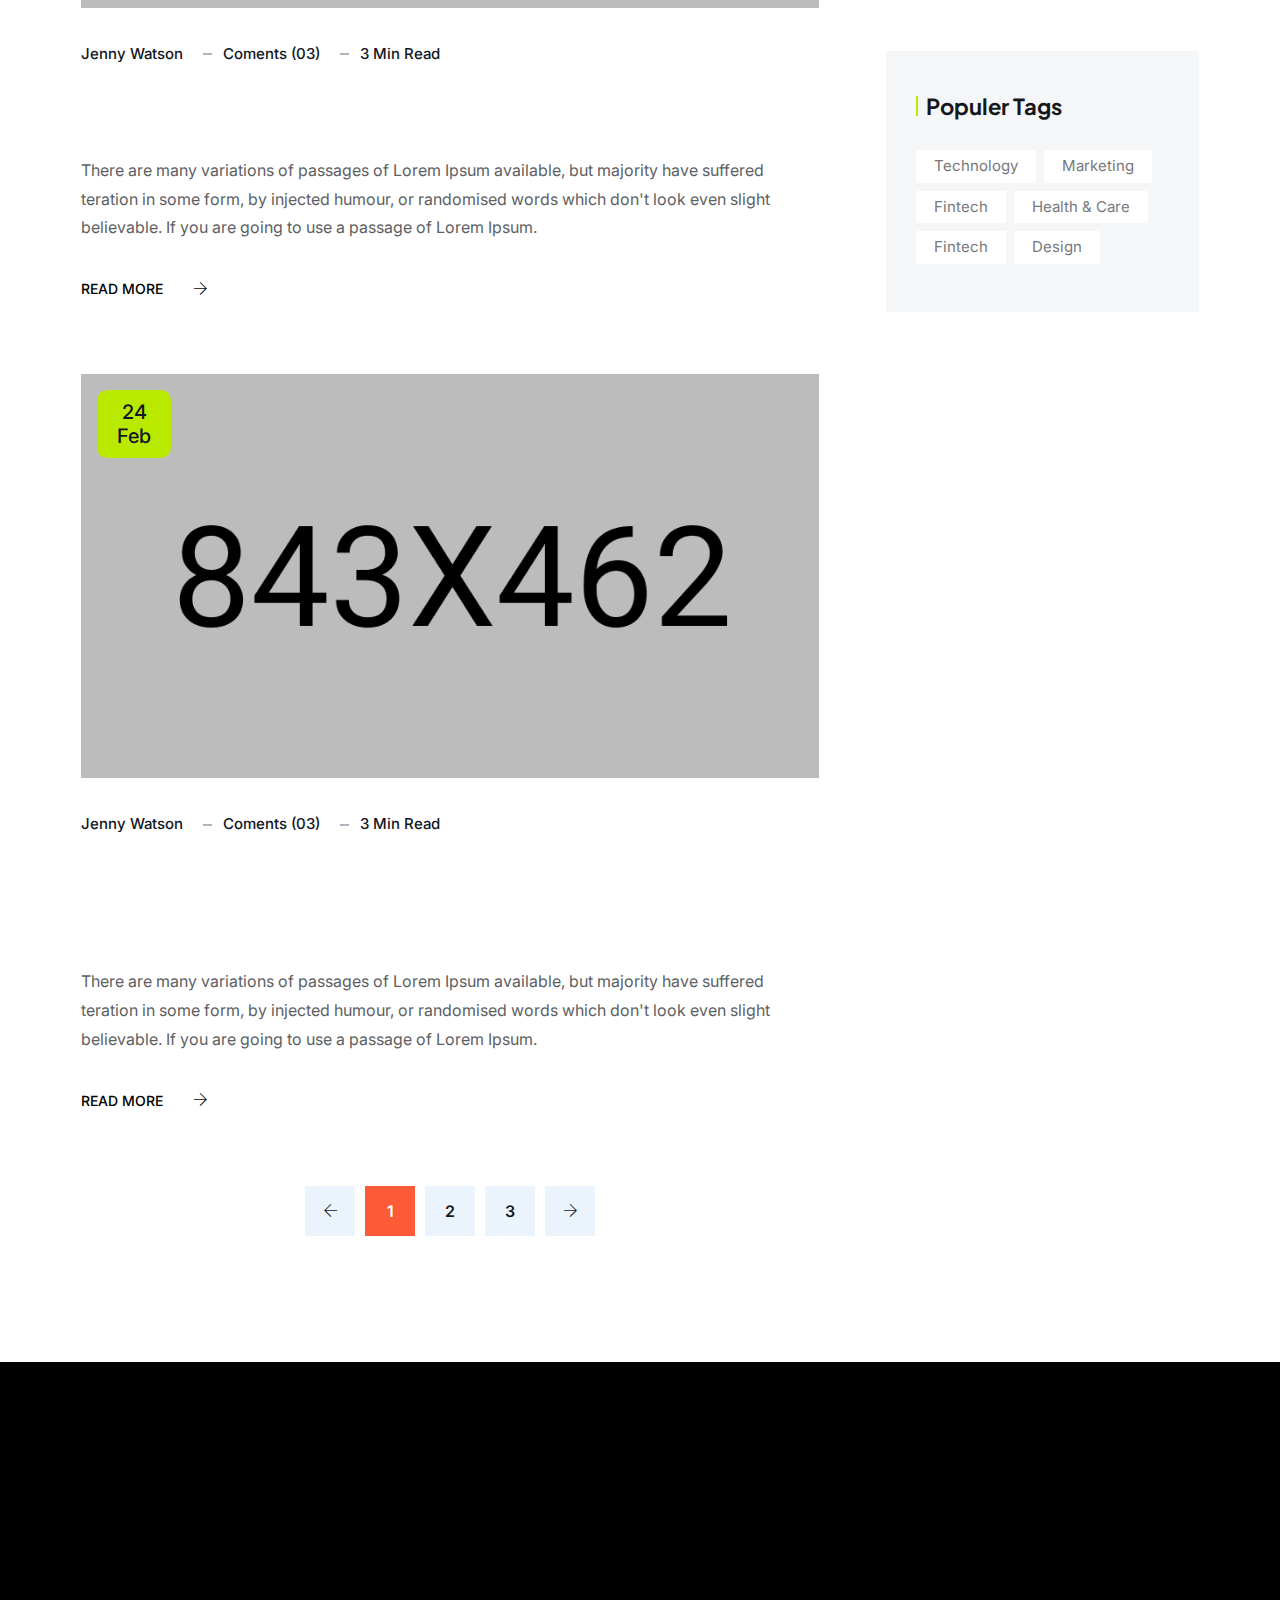
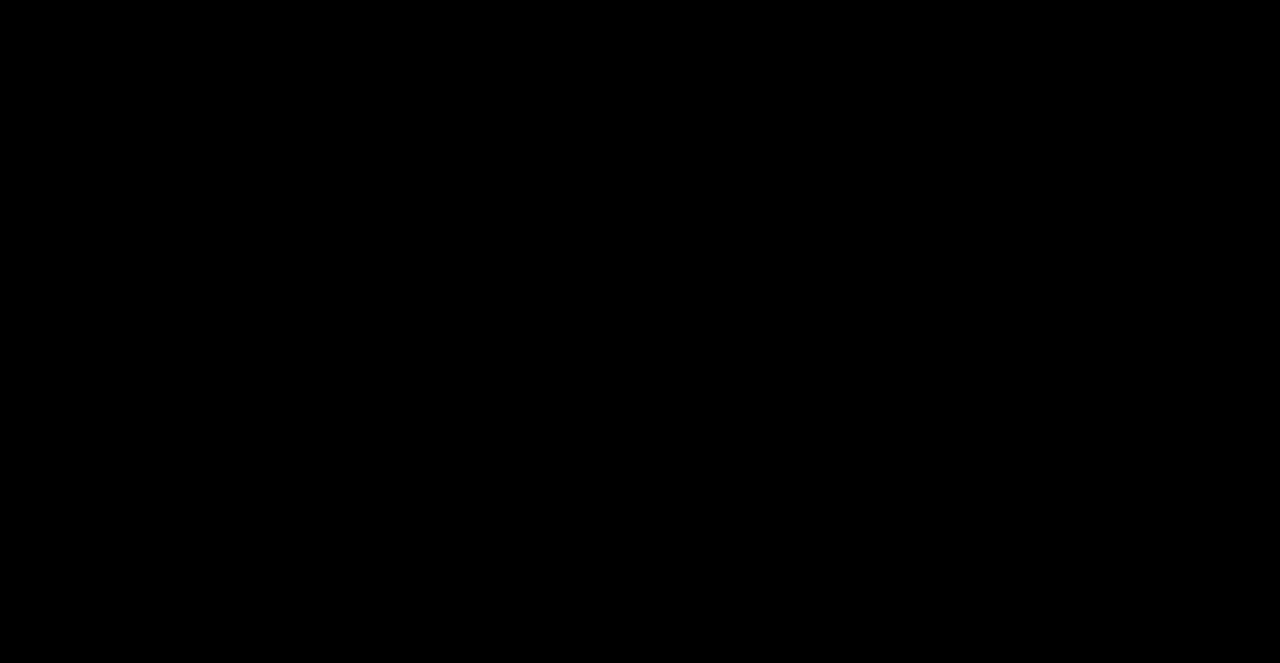
<file: blog.html>
<!DOCTYPE html>
<html lang="zxx">

<head>
    <meta charset="utf-8">
    <meta http-equiv="X-UA-Compatible" content="IE=edge">
    <meta name="viewport" content="width=device-width, initial-scale=1">
    <meta name="author" content="wpOceans">
    <link rel="shortcut icon" type="image/png" href="assets/images/favicon.png">
    <title>Pixor | Creative Digital Agency Template</title>
    <link href="assets/css/themify-icons.css" rel="stylesheet">
    <link href="assets/css/flaticon.css" rel="stylesheet">
    <link href="assets/css/bootstrap.min.css" rel="stylesheet">
    <link href="assets/css/animate.css" rel="stylesheet">
    <link href="assets/css/owl.carousel.css" rel="stylesheet">
    <link href="assets/css/owl.theme.css" rel="stylesheet">
    <link href="assets/css/slick.css" rel="stylesheet">
    <link href="assets/css/slick-theme.css" rel="stylesheet">
    <link href="assets/css/swiper.min.css" rel="stylesheet">
    <link href="assets/css/owl.transitions.css" rel="stylesheet">
    <link href="assets/css/jquery.fancybox.css" rel="stylesheet">
    <link href="assets/css/odometer-theme-default.css" rel="stylesheet">
    <link href="assets/sass/style.css" rel="stylesheet">
</head>

<body>

    <!-- start page-wrapper -->


    <!-- start preloader -->
    <div class="preloader">
        <div class="vertical-centered-box">
            <div class="content">
                <div class="loader-circle"></div>
                <div class="loader-line-mask">
                    <div class="loader-line"></div>
                </div>
                <img src="assets/images/preloader.png" alt="">
            </div>
        </div>
    </div>
    <!-- end preloader -->

    <!--  cursor style -->
    <div class="cursor"></div>

    <!-- Start header -->
    <header id="header">
        <div class="wpo-site-header wpo-site-header-s4">
            <nav class="navigation navbar navbar-expand-lg navbar-light">
                <div class="container-fluid">
                    <div class="row g-0 align-items-center">
                        <div class="col-lg-1 col-md-3 col-3 d-lg-none dl-block">
                            <div class="mobail-menu">
                                <button type="button" class="navbar-toggler open-btn">
                                    <span class="sr-only">Toggle navigation</span>
                                    <span class="icon-bar first-angle"></span>
                                    <span class="icon-bar middle-angle"></span>
                                    <span class="icon-bar last-angle"></span>
                                </button>
                            </div>
                        </div>
                        <div class="col-lg-2 col-md-5 col-6">
                            <div class="navbar-header">
                                <a class="navbar-brand" href="index.html"><img src="assets/images/logo-2.svg"
                                        alt=""></a>
                            </div>
                        </div>
                        <div class="col-lg-5 col-md-1 col-1">
                            <div id="navbar" class="collapse navbar-collapse navigation-holder">
                                <button class="menu-close"><i class="ti-close"></i></button>
                                <ul class="nav navbar-nav mb-2 mb-lg-0">
                                    <li class="menu-item-has-children">
                                        <a href="#"><span>Home</span></a>
                                        <ul class="sub-menu">
                                            <li><a href="index.html">Creative Agency</a></li>
                                            <li><a href="index-2.html">Business Agency</a></li>
                                            <li><a href="index-3.html">Digital Agency</a></li>
                                        </ul>
                                    </li>
                                    <li><a href="about.html">About </a>
                                    </li>
                                    <li class="menu-item-has-children">
                                        <a href="#">Services </a>
                                        <ul class="sub-menu">
                                            <li><a href="service.html">Service</a></li>
                                            <li><a href="service-single.html">Service Single</a></li>
                                        </ul>
                                    </li>
                                    <li class="menu-item-has-children">
                                        <a href="#">Portfolio </a>
                                        <ul class="sub-menu">
                                            <li><a href="project.html">Portfolio</a></li>
                                            <li><a href="project-single.html">Portfolio Single</a></li>
                                        </ul>
                                    </li>
                                    <li class="menu-item-has-children">
                                        <a href="#">Blog </a>
                                        <ul class="sub-menu">
                                            <li><a href="blog.html">Blog right sidebar</a></li>
                                            <li><a href="blog-left-sidebar.html">Blog left sidebar</a>
                                            </li>
                                            <li><a href="blog-fullwidth.html">Blog fullwidth</a></li>
                                            <li><a href="blog-single.html">Blog details </a>
                                            </li>
                                        </ul>
                                    </li>
                                    <li class="menu-item-has-children">
                                        <a href="#">Pages </a>
                                         <ul class="sub-menu">
                                            <li><a href="team.html">Team</a></li>
                                            <li><a href="team-single.html">Team Single</a></li>
                                            <li><a href="pricing.html">Pricing</a></li>
                                            <li><a href="contact.html">Contact Us</a></li>
                                            <li><a href="404.html">404</a></li>
                                        </ul>
                                    </li>
                                </ul>

                            </div>
                            <!-- end of nav-collapse -->
                        </div>
                        <div class="col-lg-5 col-md-3 col-2">
                            <div class="header-right">
                                <span class="location">140 Poplar Road, Mnt, NYC <span>3142</span></span>
                                <div class="close-form">
                                    <a class="theme-btn" href="contact.html"><span> Contact us</span>
                                        <i class="ti-arrow-top-right"></i></a>
                                </div>
                            </div>
                        </div>
                    </div>
                </div><!-- end of container -->
            </nav>
        </div>
    </header>
    <!-- end of header -->

    <!-- start page-title -->
    <section class="page-title">
        <h2 class="d-none">Hide</h2>
        <div class="container">
            <div class="row">
                <div class="col col-xs-12">
                    <div class="breadcumb-wrap">
                        <ol class="breadcumb-wrap">
                            <li><a href="index.html">Home</a></li>
                            <li>Blog</li>
                        </ol>
                    </div>
                </div>
            </div>
        </div>
    </section>
    <!-- end page-title -->

    <!-- start blog-pg-section -->
    <section class="blog-pg-section section-padding">
        <div class="container">
            <div class="row">
                <div class="col col-lg-8 col-md-12 col-12">
                    <div class="blog-content">
                        <div class="post format-standard-image">
                            <div class="entry-media">
                                <img src="assets/images/blog/img-10.jpg" alt>
                                <span>24 <br>
                                    Feb</span>
                            </div>
                            <div class="entry-meta">
                                <ul>
                                    <li><a href="#">Jenny Watson</a>
                                    </li>
                                    <li> <a href="#">Coments
                                            (03)</a></li>
                                    <li><a href="#">3 min Read</a></li>
                                </ul>
                            </div>
                            <div class="entry-details">
                                <h3 class="poort-text poort-in-right"><a href="blog-single.html">How to Start a
                                        Blog Beginner Best Tooling Agency
                                    </a>
                                </h3>
                                <p>There are many variations of passages of Lorem Ipsum available, but
                                    majority have
                                    suffered
                                    teration in some form, by injected humour, or randomised words which
                                    don't look
                                    even slight
                                    believable. If you are going to use a passage of Lorem Ipsum.</p>
                                <a href="blog-single.html" class="read-more">Read More</a>
                            </div>
                        </div>
                        <div class="post format-standard-image">
                            <div class="entry-media">
                                <img src="assets/images/blog/img-11.jpg" alt>
                                <span>24 <br>
                                    Feb</span>
                            </div>
                            <div class="entry-meta">
                                <ul>
                                    <li><a href="#">Jenny Watson</a>
                                    </li>
                                    <li> <a href="#">Coments
                                            (03)</a></li>
                                    <li><a href="#">3 min Read</a></li>
                                </ul>
                            </div>
                            <div class="entry-details">
                                <h3 class="poort-text poort-in-right"><a href="blog-single.html">How To Start A
                                        Blog With WordPress In Steps

                                    </a>
                                </h3>
                                <p>There are many variations of passages of Lorem Ipsum available, but
                                    majority have
                                    suffered
                                    teration in some form, by injected humour, or randomised words which
                                    don't look
                                    even slight
                                    believable. If you are going to use a passage of Lorem Ipsum.</p>
                                <a href="blog-single.html" class="read-more">Read More</a>
                            </div>
                        </div>
                        <div class="post format-standard-image">
                            <div class="entry-media">
                                <img src="assets/images/blog/img-12.jpg" alt>
                                <span>24 <br>
                                    Feb</span>
                            </div>
                            <div class="entry-meta">
                                <ul>
                                    <li><a href="#">Jenny Watson</a>
                                    </li>
                                    <li> <a href="#">Coments
                                            (03)</a></li>
                                    <li><a href="#">3 min Read</a></li>
                                </ul>
                            </div>
                            <div class="entry-details">
                                <h3 class="poort-text poort-in-right"><a href="blog-single.html">How Long Should
                                        a Blog Post Be Everything There's to Know
                                    </a>
                                </h3>
                                <p>There are many variations of passages of Lorem Ipsum available, but
                                    majority have
                                    suffered
                                    teration in some form, by injected humour, or randomised words which
                                    don't look
                                    even slight
                                    believable. If you are going to use a passage of Lorem Ipsum.</p>
                                <a href="blog-single.html" class="read-more">Read More</a>
                            </div>
                        </div>
                        <div class="pagination-wrapper pagination-wrapper">
                            <ul class="pg-pagination">
                                <li>
                                    <a href="#" aria-label="Previous">
                                        <i class="fi ti-arrow-left left"></i>
                                    </a>
                                </li>
                                <li class="active"><a href="#">1</a></li>
                                <li><a href="#">2</a></li>
                                <li><a href="#">3</a></li>
                                <li>
                                    <a href="#" aria-label="Next">
                                        <i class="fi ti-arrow-right"></i>
                                    </a>
                                </li>
                            </ul>
                        </div>
                    </div>
                </div>
                <div class="col col-lg-4">
                    <div class="blog-sidebar">
                        <div class="widget search-widget">
                            <h3>search here</h3>
                            <form>
                                <div>
                                    <input type="text" class="form-control" placeholder="Search Post..">
                                    <button type="submit"><i class="ti-search"></i></button>
                                </div>
                            </form>
                        </div>
                        <div class="widget category-widget">
                            <h3>Categories</h3>
                            <ul>
                                <li><a href="blog.html">Technology<span>03</span></a></li>
                                <li><a href="blog.html" class="active">Marketing
                                        <span>02</span></a></li>
                                <li><a href="blog.html"> Fintech <span>04</span></a></li>
                                <li><a href="blog.html">Health & Care <span>05</span></a></li>
                            </ul>
                        </div>
                        <div class="widget recent-post-widget">
                            <h3>Related Posts</h3>
                            <div class="posts">
                                <div class="post">
                                    <div class="img-holder">
                                        <img src="assets/images/recent-posts/img-1.jpg" alt>
                                    </div>
                                    <div class="details">
                                        <span class="date"><i class="flaticon-calendar"></i>30 Nov 2024
                                        </span>
                                        <h4><a href="blog-single.html">
                                                Best Tooling Agency</a>
                                        </h4>
                                    </div>
                                </div>
                                <div class="post">
                                    <div class="img-holder">
                                        <img src="assets/images/recent-posts/img-2.jpg" alt>
                                    </div>
                                    <div class="details">
                                        <span class="date"><i class="flaticon-calendar"></i>30 Nov 2024
                                        </span>
                                        <h4><a href="blog-single.html">
                                                How to Start a Blog Beginner</a>
                                        </h4>
                                    </div>
                                </div>
                                <div class="post">
                                    <div class="img-holder">
                                        <img src="assets/images/recent-posts/img-3.jpg" alt>
                                    </div>
                                    <div class="details">
                                        <span class="date"><i class="flaticon-calendar"></i>30 Nov 2024
                                        </span>
                                        <h4><a href="blog-single.html">
                                                That Shape Fashion</a>
                                        </h4>
                                    </div>
                                </div>
                            </div>
                        </div>
                        <div class="widget tag-widget">
                            <h3>Populer Tags</h3>
                            <ul>
                                <li><a href="#">Technology</a></li>
                                <li><a href="#">Marketing</a></li>
                                <li><a href="#">Fintech</a></li>
                                <li><a href="#">Health & Care</a></li>
                                <li><a href="#">Fintech</a></li>
                                <li><a href="#">Design</a></li>
                            </ul>
                        </div>
                    </div>
                </div>
            </div>
        </div>
    </section>

    <!-- Start footer -->
    <footer class="footer-section section-padding pb-0">
        <div class="footer-topbar">
            <div class="container">
                <div class="wraper splittext-line">
                    <h2>Let’s <span>Work</span></h2>
                    <div class="topbar-button">
                        <div>
                            <a href="contact.html" class="theme-btn"> <span class="rolling-text">Contact
                                    us</span> <i class="ti-arrow-top-right"></i></a>
                        </div>
                        <div>
                            <h2>Together!</h2>
                        </div>
                    </div>
                </div>
            </div>
        </div>
        <div class="container">
            <div class="footer">
                <div class="item fade_bottom">
                    <h2 class="title">services</h2>
                    <ul>
                        <li><a href="service-single.html">Web Design</a></li>
                        <li><a href="service-single.html">Video Production</a></li>
                        <li><a href="service-single.html">Digital Marketing</a></li>
                        <li><a href="service-single.html">Web Development</a></li>
                        <li><a href="service-single.html">UI/UX Design</a></li>
                    </ul>
                    <div class="shape">
                        <img src="assets/images/stert.svg" alt="">
                    </div>
                </div>
                <div class="item fade_bottom">
                    <h2 class="title">Information</h2>
                    <ul>
                        <li><a href="service-single.html">About Company</a></li>
                        <li><a href="service-single.html">Case Study</a></li>
                        <li><a href="service-single.html">Our Careers</a></li>
                        <li><a href="service-single.html">Our Blogs</a></li>
                        <li><a href="service-single.html">Contact Us</a></li>
                    </ul>
                </div>
                <div class="item widget-contact fade_bottom">
                    <h2 class="title">ADDRESS</h2>
                    <h3>5919 TrussvilleCrossings Pkwy, Birmingham</h3>
                    <h4>+2 456 (343) 24 45</h4>
                    <ul class="widget-social">
                        <li><a href="#"><i class="ti-facebook"></i></a></li>
                        <li><a href="#"><i class="ti-twitter-alt"></i></a></li>
                        <li><a href="#"><i class="ti-instagram"></i></a></li>
                        <li><a href="#"><i class="ti-linkedin"></i></a></li>
                        <li><a href="#"><i class="ti-pinterest"></i></a></li>
                    </ul>
                </div>

            </div>
        </div>
        <div class="footer-lower fade_bottom">
            <div class="container">
                <div class="row align-items-center">
                    <div class="col-lg-2 col-md-2 col-12">
                        <a href="index.html" class="logo">
                            <img src="assets/images/logo.svg" alt="">
                        </a>
                    </div>
                    <div class="col-lg-10 col-md-10 col-12">
                        <div class="footer-nav-list">
                            <ul>
                                <li><a href="#">Home <i class="ti-arrow-top-right"></i></a></li>
                                <li><a href="#">About <i class="ti-arrow-top-right"></i></a></li>
                                <li><a href="#">Services <i class="ti-arrow-top-right"></i></a></li>
                                <li><a href="#">Projects <i class="ti-arrow-top-right"></i></a></li>
                                <li><a href="#">Blog <i class="ti-arrow-top-right"></i></a></li>
                            </ul>
                        </div>
                    </div>
                </div>
            </div>
        </div>
    </footer>



    <!-- end of page-wrapper -->

    <!-- All JavaScript files
    ================================================== -->
    <script src="assets/js/jquery.min.js"></script>
    <script src="assets/js/bootstrap.bundle.min.js"></script>
    <!-- Plugins for this template -->
    <script src="assets/js/jquery-plugin-collection.js"></script>
    <script src="assets/js/gsap.js"></script>
    <script src="assets/js/gsap-scroll-smoother.js"></script>
    <script src="assets/js/SmoothScroll.js"></script>
    <script src="assets/js/gsap-scroll-trigger.js"></script>
    <script src="assets/js/gsap-split-text.js"></script>
    <script src="assets/js/simpleParallax.js"></script>
    <!-- Custom script for this template -->
    <script src="assets/js/script.js"></script>
    <script src="assets/js/gsap-script.js"></script>
</body>

</html>
</file>
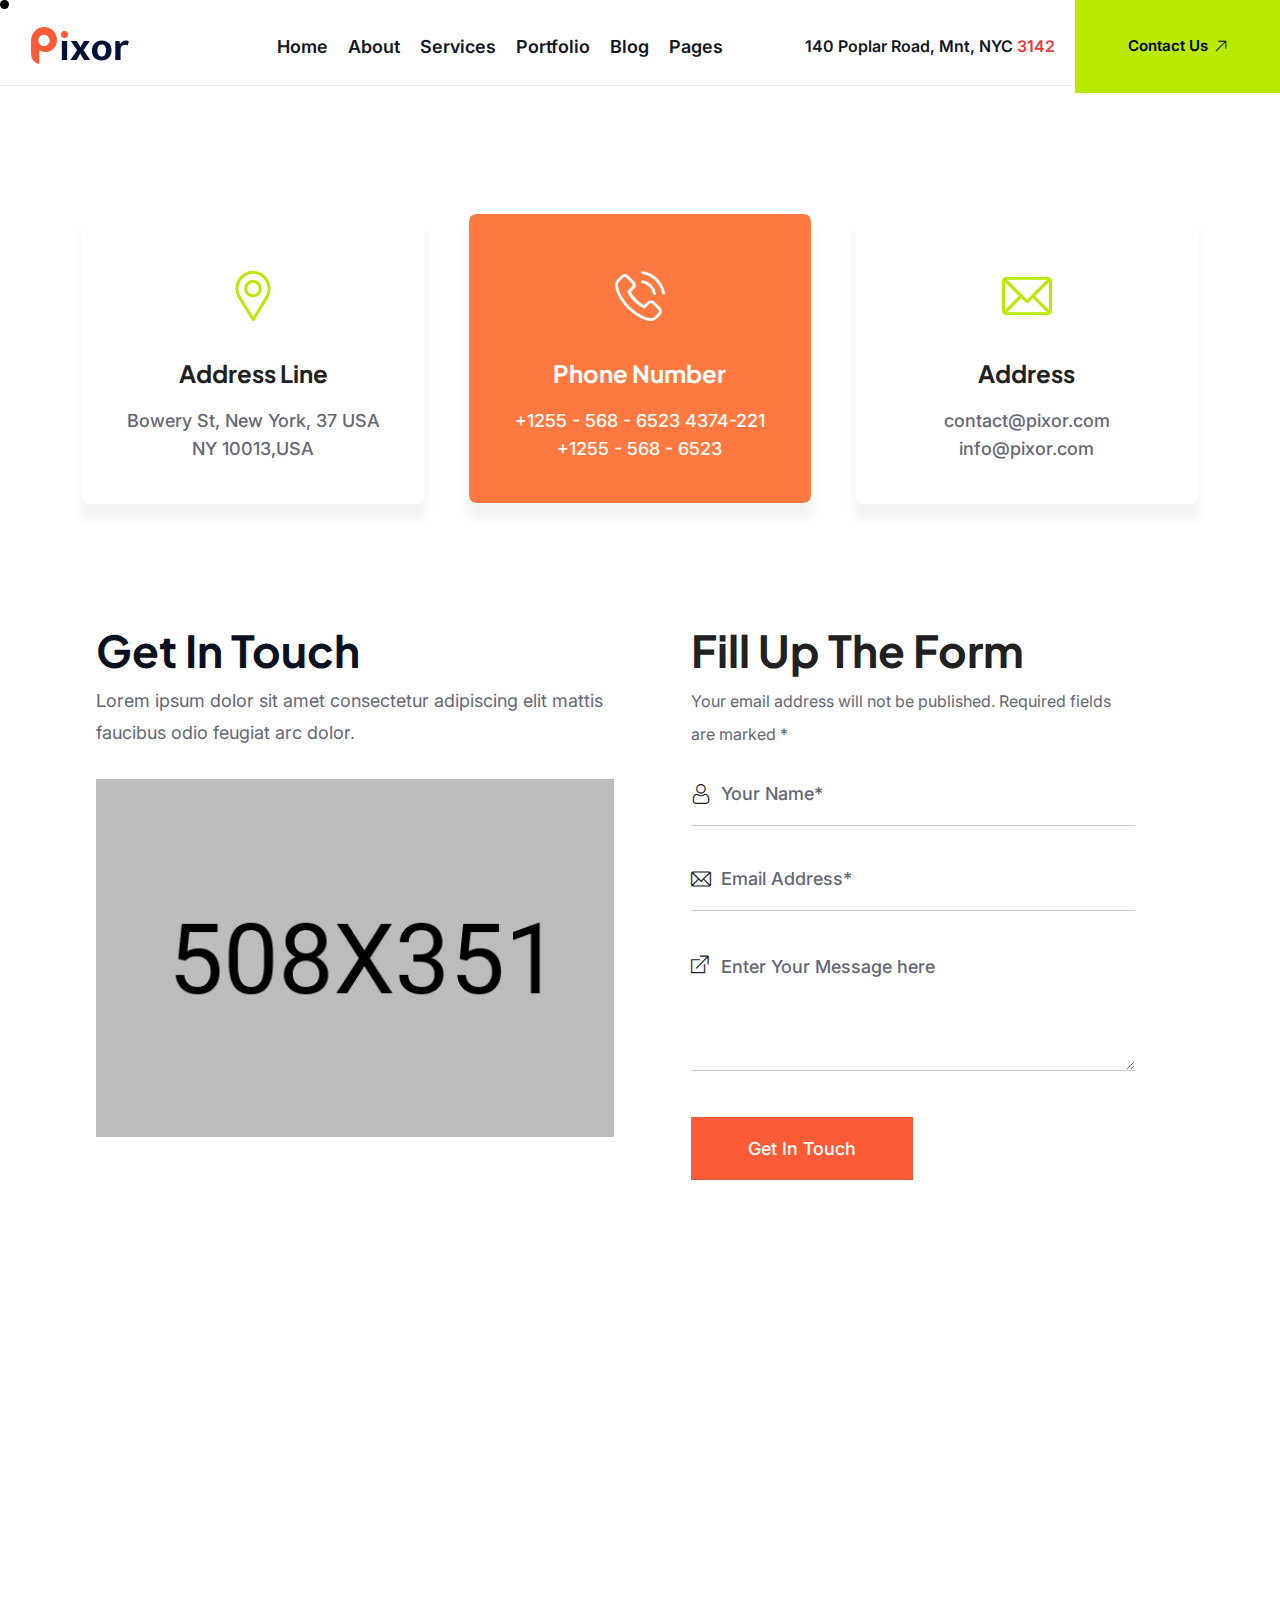
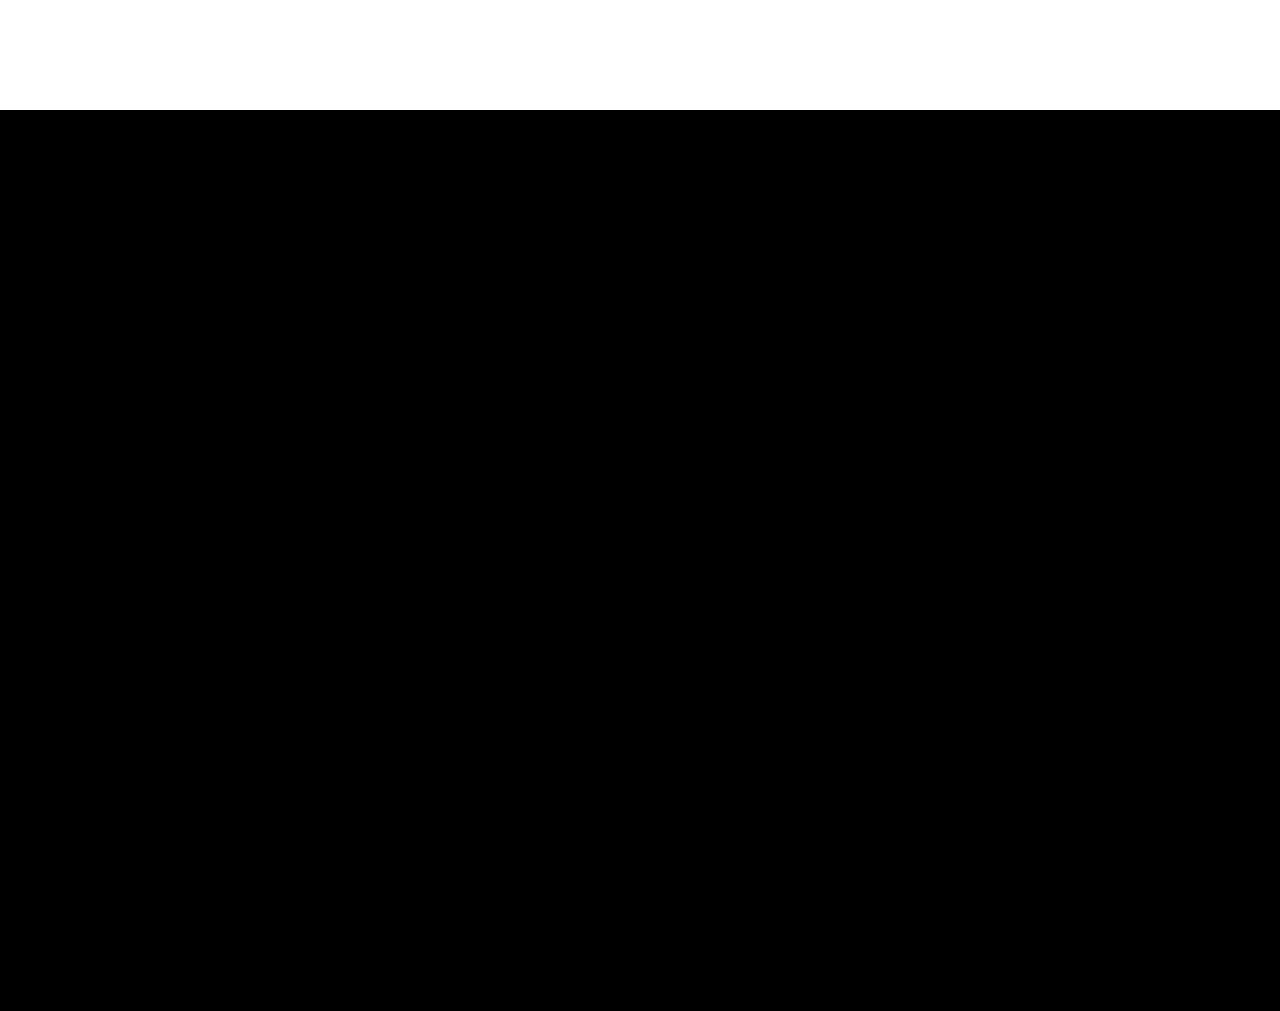
<file: contact.html>
<!DOCTYPE html>
<html lang="zxx">

<head>
    <meta charset="utf-8">
    <meta http-equiv="X-UA-Compatible" content="IE=edge">
    <meta name="viewport" content="width=device-width, initial-scale=1">
    <meta name="author" content="wpOceans">
    <link rel="shortcut icon" type="image/png" href="assets/images/favicon.png">
    <title>Pixor | Creative Digital Agency Template</title>
    <link href="assets/css/themify-icons.css" rel="stylesheet">
    <link href="assets/css/flaticon.css" rel="stylesheet">
    <link href="assets/css/bootstrap.min.css" rel="stylesheet">
    <link href="assets/css/animate.css" rel="stylesheet">
    <link href="assets/css/owl.carousel.css" rel="stylesheet">
    <link href="assets/css/owl.theme.css" rel="stylesheet">
    <link href="assets/css/slick.css" rel="stylesheet">
    <link href="assets/css/slick-theme.css" rel="stylesheet">
    <link href="assets/css/swiper.min.css" rel="stylesheet">
    <link href="assets/css/owl.transitions.css" rel="stylesheet">
    <link href="assets/css/jquery.fancybox.css" rel="stylesheet">
    <link href="assets/css/odometer-theme-default.css" rel="stylesheet">
    <link href="assets/sass/style.css" rel="stylesheet">
</head>

<body>

    <!-- start page-wrapper -->


    <!-- start preloader -->
    <div class="preloader">
        <div class="vertical-centered-box">
            <div class="content">
                <div class="loader-circle"></div>
                <div class="loader-line-mask">
                    <div class="loader-line"></div>
                </div>
                <img src="assets/images/preloader.png" alt="">
            </div>
        </div>
    </div>
    <!-- end preloader -->

    <!--  cursor style -->
    <div class="cursor"></div>

    <!-- Start header -->
    <header id="header">
        <div class="wpo-site-header wpo-site-header-s4">
            <nav class="navigation navbar navbar-expand-lg navbar-light">
                <div class="container-fluid">
                    <div class="row g-0 align-items-center">
                        <div class="col-lg-1 col-md-3 col-3 d-lg-none dl-block">
                            <div class="mobail-menu">
                                <button type="button" class="navbar-toggler open-btn">
                                    <span class="sr-only">Toggle navigation</span>
                                    <span class="icon-bar first-angle"></span>
                                    <span class="icon-bar middle-angle"></span>
                                    <span class="icon-bar last-angle"></span>
                                </button>
                            </div>
                        </div>
                        <div class="col-lg-2 col-md-5 col-6">
                            <div class="navbar-header">
                                <a class="navbar-brand" href="index.html"><img src="assets/images/logo-2.svg"
                                        alt=""></a>
                            </div>
                        </div>
                        <div class="col-lg-5 col-md-1 col-1">
                            <div id="navbar" class="collapse navbar-collapse navigation-holder">
                                <button class="menu-close"><i class="ti-close"></i></button>
                                <ul class="nav navbar-nav mb-2 mb-lg-0">
                                    <li class="menu-item-has-children">
                                        <a href="#"><span>Home</span></a>
                                        <ul class="sub-menu">
                                            <li><a href="index.html">Creative Agency</a></li>
                                            <li><a href="index-2.html">Business Agency</a></li>
                                            <li><a href="index-3.html">Digital Agency</a></li>
                                        </ul>
                                    </li>
                                    <li><a href="about.html">About </a>
                                    </li>
                                    <li class="menu-item-has-children">
                                        <a href="#">Services </a>
                                        <ul class="sub-menu">
                                            <li><a href="service.html">Service</a></li>
                                            <li><a href="service-single.html">Service Single</a></li>
                                        </ul>
                                    </li>
                                    <li class="menu-item-has-children">
                                        <a href="#">Portfolio </a>
                                        <ul class="sub-menu">
                                            <li><a href="project.html">Portfolio</a></li>
                                            <li><a href="project-single.html">Portfolio Single</a></li>
                                        </ul>
                                    </li>
                                    <li class="menu-item-has-children">
                                        <a href="#">Blog </a>
                                        <ul class="sub-menu">
                                            <li><a href="blog.html">Blog right sidebar</a></li>
                                            <li><a href="blog-left-sidebar.html">Blog left sidebar</a>
                                            </li>
                                            <li><a href="blog-fullwidth.html">Blog fullwidth</a></li>
                                            <li><a href="blog-single.html">Blog details </a>
                                            </li>
                                        </ul>
                                    </li>
                                    <li class="menu-item-has-children">
                                        <a href="#">Pages </a>
                                        <ul class="sub-menu">
                                            <li><a href="team.html">Team</a></li>
                                            <li><a href="team-single.html">Team Single</a></li>
                                            <li><a href="pricing.html">Pricing</a></li>
                                            <li><a href="contact.html">Contact Us</a></li>
                                            <li><a href="404.html">404</a></li>
                                        </ul>
                                    </li>
                                </ul>

                            </div>
                            <!-- end of nav-collapse -->
                        </div>
                        <div class="col-lg-5 col-md-3 col-2">
                            <div class="header-right">
                                <span class="location">140 Poplar Road, Mnt, NYC <span>3142</span></span>
                                <div class="close-form">
                                    <a class="theme-btn" href="contact.html"><span> Contact us</span>
                                        <i class="ti-arrow-top-right"></i></a>
                                </div>
                            </div>
                        </div>
                    </div>
                </div><!-- end of container -->
            </nav>
        </div>
    </header>
    <!-- end of header -->



    <!--start of contact-page -->
    <section class="contact-page section-padding">
        <div class="container">
            <div class="office-info">
                <div class="row">
                    <div class="col col-lg-4 col-md-6 col-12">
                        <div class="office-info-item">
                            <div class="office-info-icon">
                                <div class="icon">
                                    <i class="fi flaticon-placeholder"></i>
                                </div>
                            </div>
                            <div class="office-info-text">
                                <h2>address line</h2>
                                <p>Bowery St, New York, 37 USA
                                    <br> NY 10013,USA</p>
                            </div>
                        </div>
                    </div>
                    <div class="col col-lg-4 col-md-6 col-12">
                        <div class="office-info-item active">
                            <div class="office-info-icon">
                                <div class="icon">
                                    <i class="fi flaticon-phone-call"></i>
                                </div>
                            </div>
                            <div class="office-info-text">
                                <h2>Phone Number</h2>
                                <p>+1255 - 568 - 6523 4374-221 <br>
                                    +1255 - 568 - 6523</p>
                            </div>
                        </div>
                    </div>
                    <div class="col col-lg-4 col-md-6 col-12">
                        <div class="office-info-item">
                            <div class="office-info-icon">
                                <div class="icon">
                                    <i class="fi flaticon-email"></i>
                                </div>
                            </div>
                            <div class="office-info-text">
                                <h2>Address</h2>
                                <p>contact@pixor.com <br> info@pixor.com</p>
                            </div>
                        </div>
                    </div>
                </div>
            </div>
            <div class="contact-wrap">
                <div class="row">
                    <div class="col-lg-6 col-12">
                        <div class="contact-left">
                            <h2>Get in touch</h2>
                            <p>Lorem ipsum dolor sit amet consectetur adipiscing elit mattis
                                faucibus odio feugiat arc dolor.</p>
                            <img class="image" src="assets/images/contact-left-img.jpg" alt="">
                        </div>
                    </div>
                    <div class="col-lg-6 col-12">
                        <div class="contact-right">
                            <div class="title">
                                <h2>Fill Up The Form</h2>
                                <p>Your email address will not be published. Required fields are marked *</p>
                            </div>
                            <form id="form1" class="contact-form" onsubmit="return validateForm3();">
                                <div class="input-item">
                                    <input id="name" class="fild" type="text" placeholder="Your Name*">
                                    <label><i class="flaticon-user"></i></label>
                                </div>
                                <div class="input-item">
                                    <input id="email" class="fild" type="email" placeholder="Email Address*">
                                    <label><i class="flaticon-email"></i></label>
                                </div>
                                <div class="input-item">
                                    <textarea id="description" class="fild textarea"
                                        placeholder="Enter Your Message here"></textarea>
                                    <label><i class="ti-new-window"></i></label>
                                </div>
                                <div class="input-item submitbtn">
                                    <input class="fild" type="submit" value="Get In Touch">
                                </div>
                                <div id="message1" class="message" style="display: none;"></div>
                            </form>

                        </div>
                    </div>
                </div>
            </div>
        </div>
    </section>


    <!--start of map-section -->
    <section class="map-section">
        <h2 class="hidden">Contact map</h2>
        <div class="wpo-map">
            <iframe
                src="https://www.google.com/maps/embed?pb=!1m18!1m12!1m3!1d193595.9147703055!2d-74.11976314309273!3d40.69740344223377!2m3!1f0!2f0!3f0!3m2!1i1024!2i768!4f13.1!3m3!1m2!1s0x89c24fa5d33f083b%3A0xc80b8f06e177fe62!2sNew+York%2C+NY%2C+USA!5e0!3m2!1sen!2sbd!4v1547528325671"
                allowfullscreen></iframe>
        </div>
    </section>

    <!-- Start footer -->
    <footer class="footer-section section-padding pb-0">
        <div class="footer-topbar">
            <div class="container">
                <div class="wraper splittext-line">
                    <h2>Let’s <span>Work</span></h2>
                    <div class="topbar-button">
                        <div>
                            <a href="contact.html" class="theme-btn"> <span class="rolling-text">Contact
                                    us</span> <i class="ti-arrow-top-right"></i></a>
                        </div>
                        <div>
                            <h2>Together!</h2>
                        </div>
                    </div>
                </div>
            </div>
        </div>
        <div class="container">
            <div class="footer">
                <div class="item fade_bottom">
                    <h2 class="title">services</h2>
                    <ul>
                        <li><a href="service-single.html">Web Design</a></li>
                        <li><a href="service-single.html">Video Production</a></li>
                        <li><a href="service-single.html">Digital Marketing</a></li>
                        <li><a href="service-single.html">Web Development</a></li>
                        <li><a href="service-single.html">UI/UX Design</a></li>
                    </ul>
                    <div class="shape">
                        <img src="assets/images/stert.svg" alt="">
                    </div>
                </div>
                <div class="item fade_bottom">
                    <h2 class="title">Information</h2>
                    <ul>
                        <li><a href="service-single.html">About Company</a></li>
                        <li><a href="service-single.html">Case Study</a></li>
                        <li><a href="service-single.html">Our Careers</a></li>
                        <li><a href="service-single.html">Our Blogs</a></li>
                        <li><a href="service-single.html">Contact Us</a></li>
                    </ul>
                </div>
                <div class="item widget-contact fade_bottom">
                    <h2 class="title">ADDRESS</h2>
                    <h3>5919 TrussvilleCrossings Pkwy, Birmingham</h3>
                    <h4>+2 456 (343) 24 45</h4>
                    <ul class="widget-social">
                        <li><a href="#"><i class="ti-facebook"></i></a></li>
                        <li><a href="#"><i class="ti-twitter-alt"></i></a></li>
                        <li><a href="#"><i class="ti-instagram"></i></a></li>
                        <li><a href="#"><i class="ti-linkedin"></i></a></li>
                        <li><a href="#"><i class="ti-pinterest"></i></a></li>
                    </ul>
                </div>

            </div>
        </div>
        <div class="footer-lower fade_bottom">
            <div class="container">
                <div class="row align-items-center">
                    <div class="col-lg-2 col-md-2 col-12">
                        <a href="index.html" class="logo">
                            <img src="assets/images/logo.svg" alt="">
                        </a>
                    </div>
                    <div class="col-lg-10 col-md-10 col-12">
                        <div class="footer-nav-list">
                            <ul>
                                <li><a href="#">Home <i class="ti-arrow-top-right"></i></a></li>
                                <li><a href="#">About <i class="ti-arrow-top-right"></i></a></li>
                                <li><a href="#">Services <i class="ti-arrow-top-right"></i></a></li>
                                <li><a href="#">Projects <i class="ti-arrow-top-right"></i></a></li>
                                <li><a href="#">Blog <i class="ti-arrow-top-right"></i></a></li>
                            </ul>
                        </div>
                    </div>
                </div>
            </div>
        </div>
    </footer>


    <!-- end of page-wrapper -->

    <!-- All JavaScript files
    ================================================== -->
    <script src="assets/js/jquery.min.js"></script>
    <script src="assets/js/bootstrap.bundle.min.js"></script>
    <!-- Plugins for this template -->
    <script src="assets/js/jquery-plugin-collection.js"></script>
    <script src="assets/js/gsap.js"></script>
    <script src="assets/js/gsap-scroll-smoother.js"></script>
    <script src="assets/js/SmoothScroll.js"></script>
    <script src="assets/js/gsap-scroll-trigger.js"></script>
    <script src="assets/js/gsap-split-text.js"></script>
    <script src="assets/js/simpleParallax.js"></script>
    <!-- Custom script for this template -->
    <script src="assets/js/script.js"></script>
    <script src="assets/js/gsap-script.js"></script>
</body>

</html>
</file>
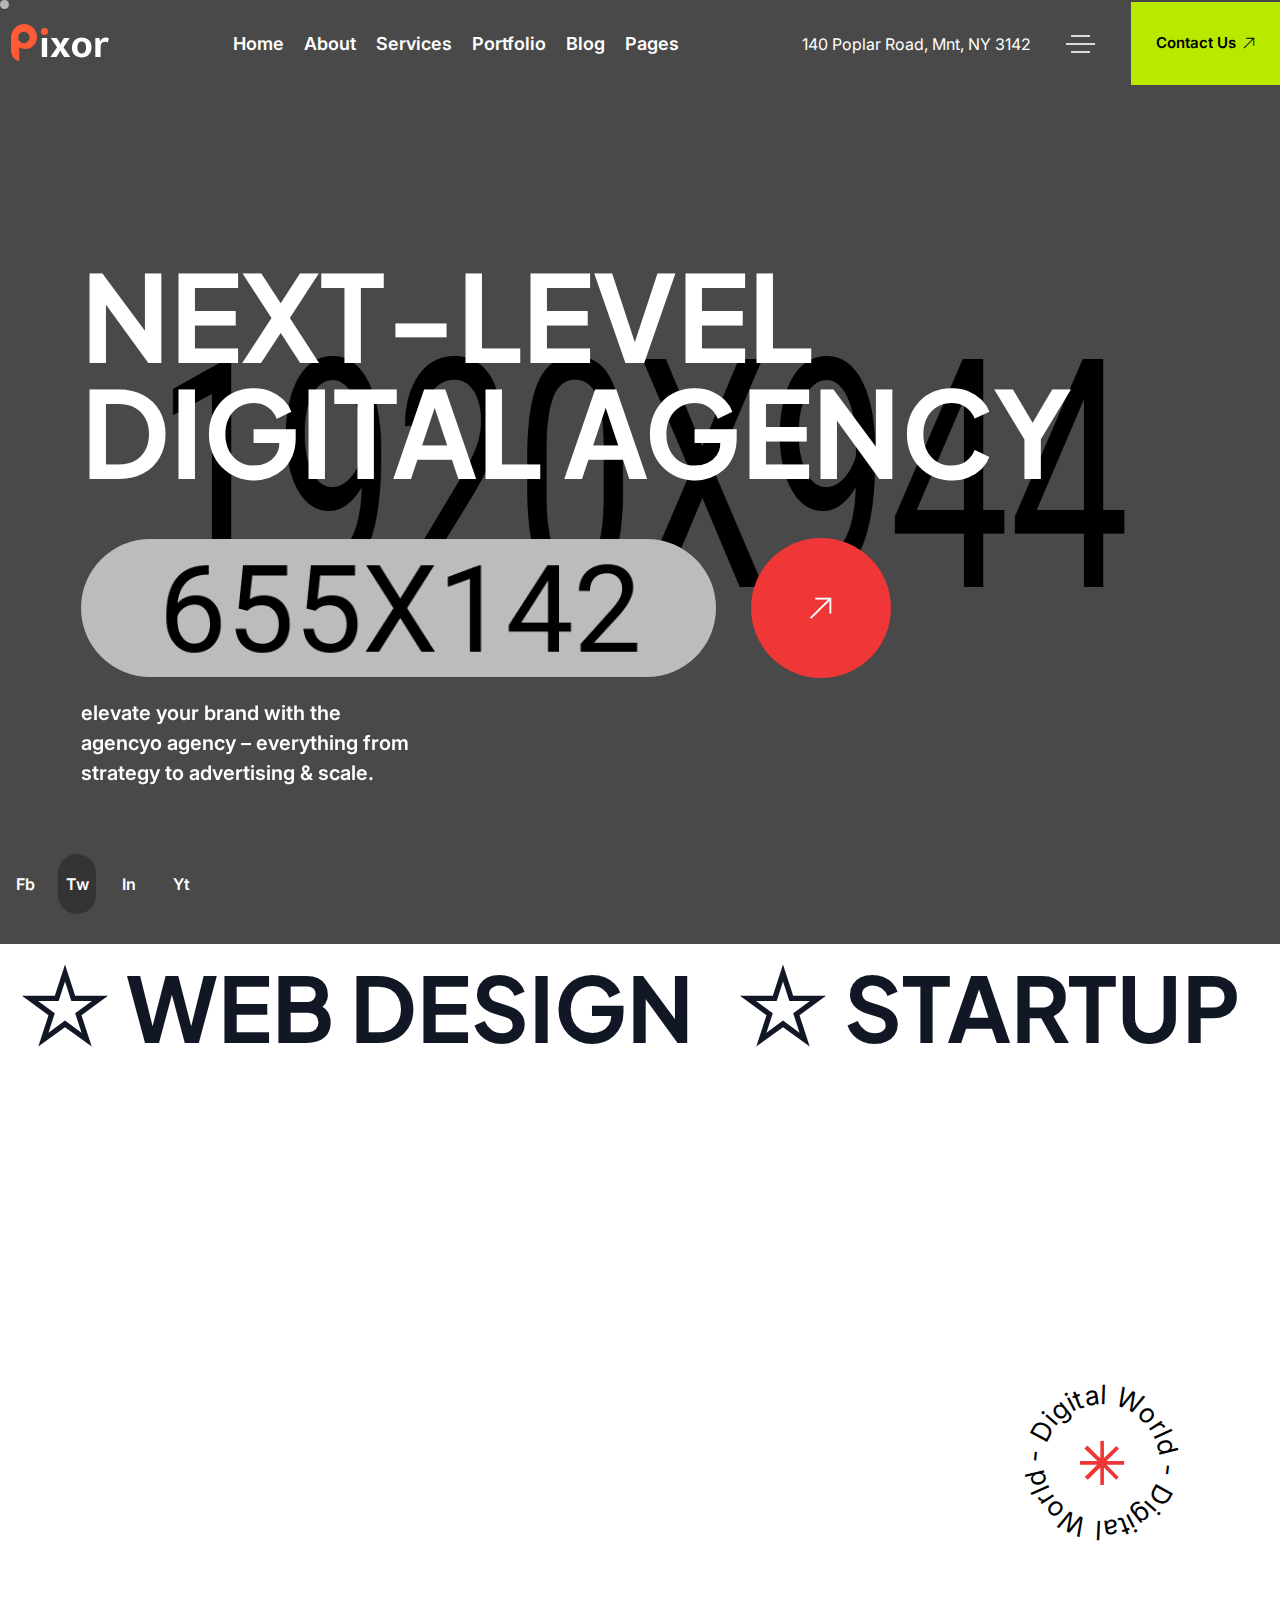
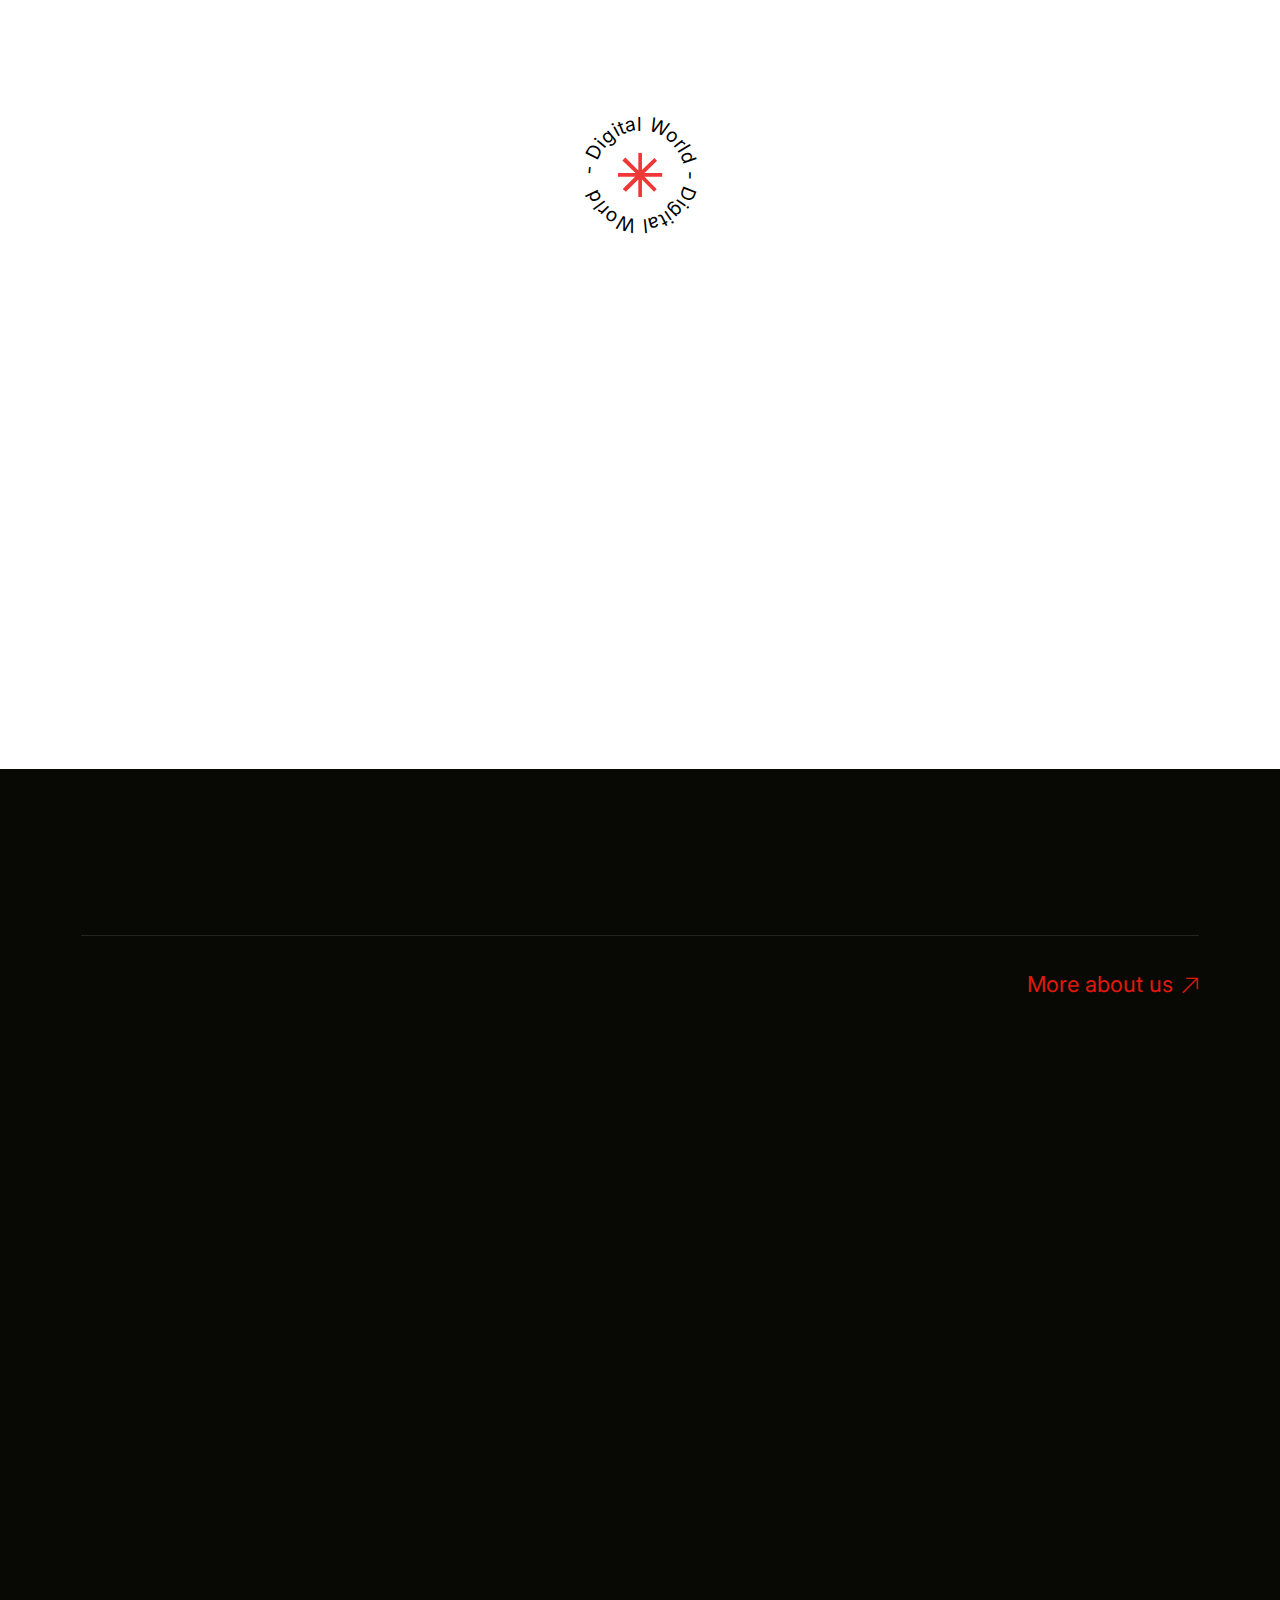
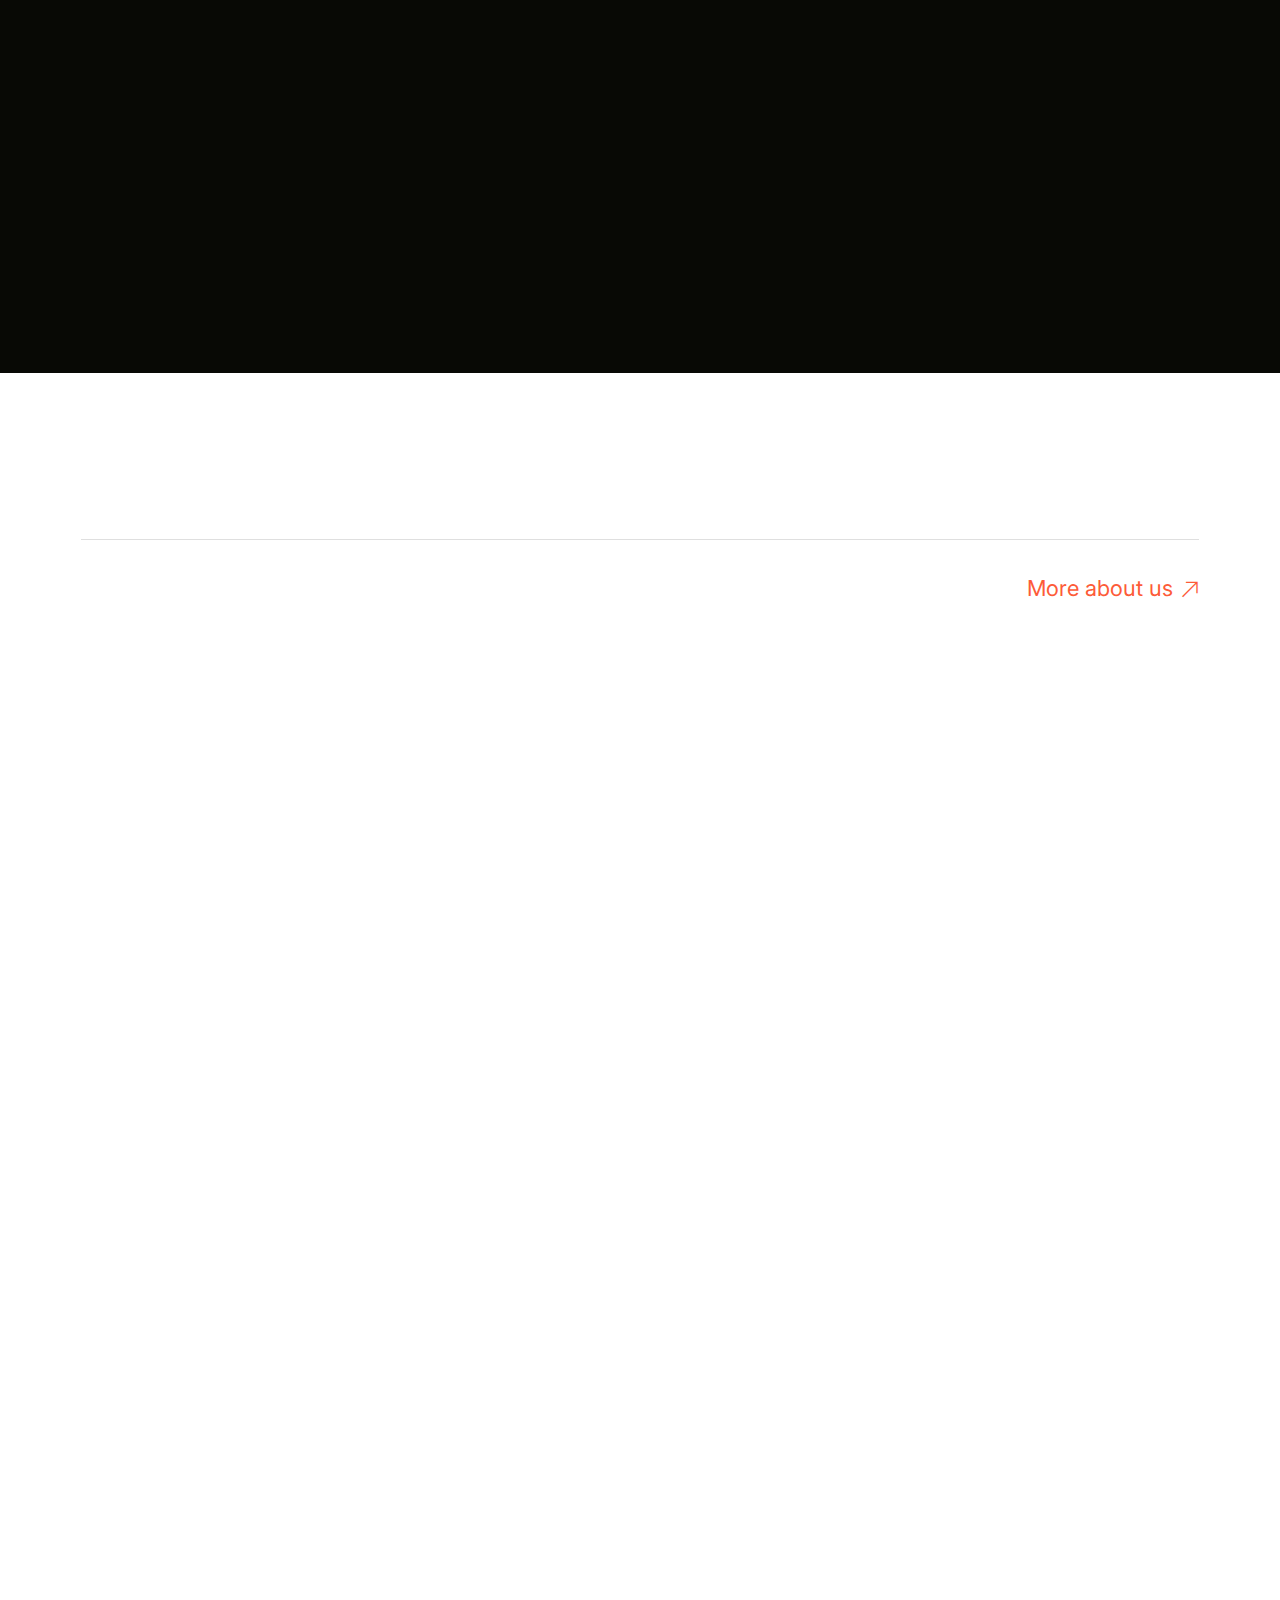
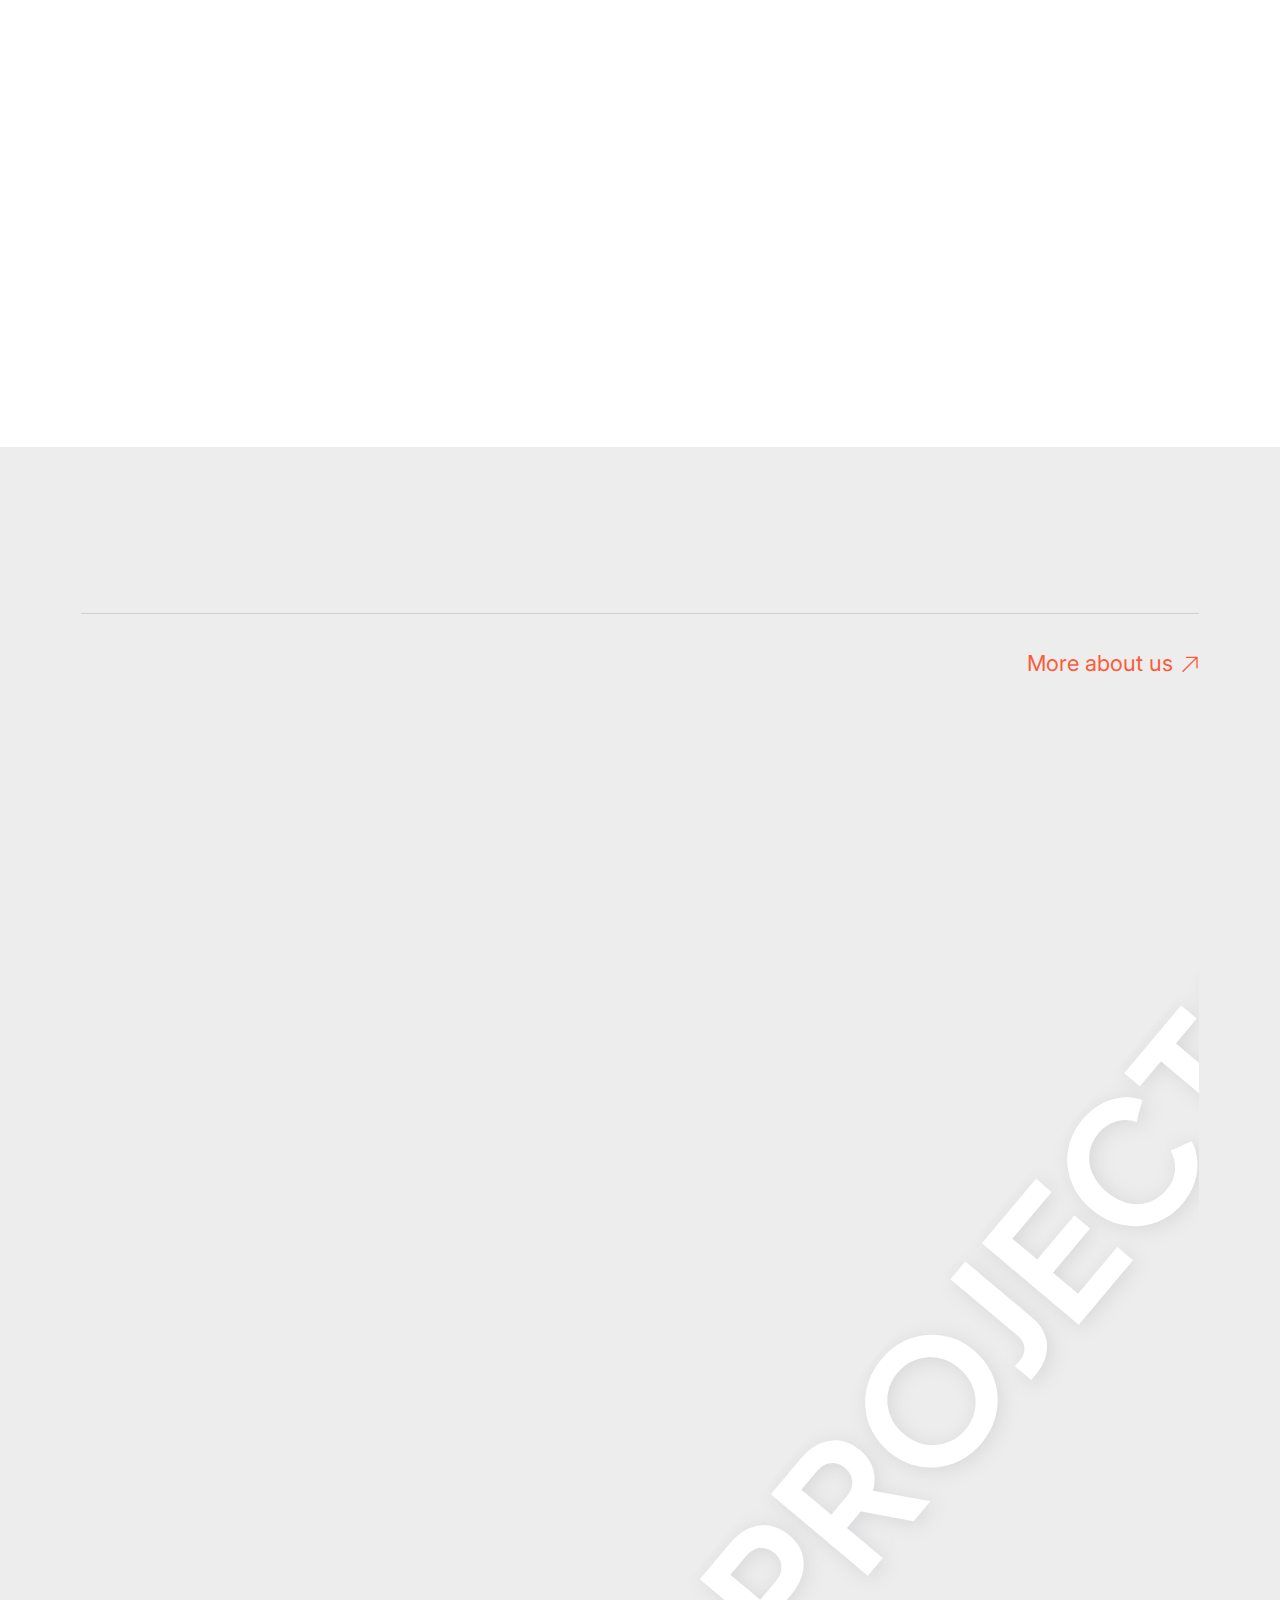
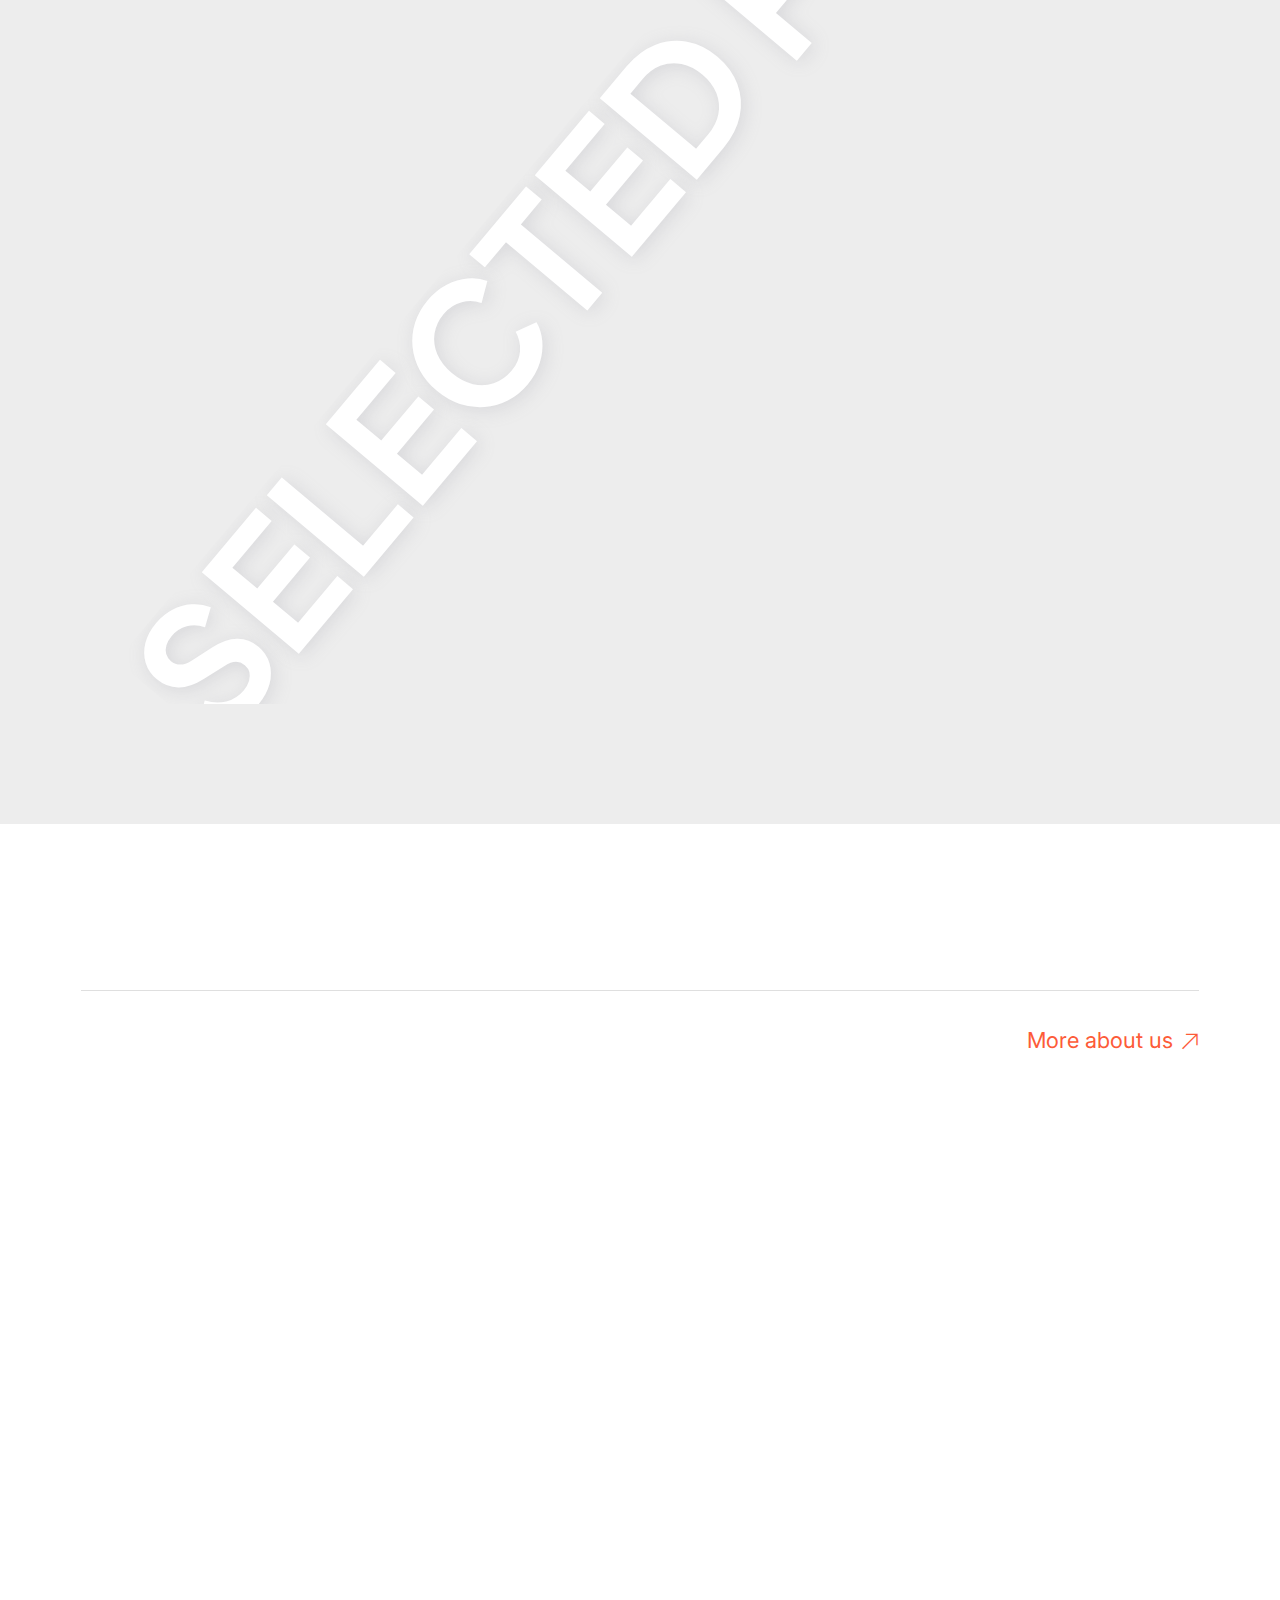
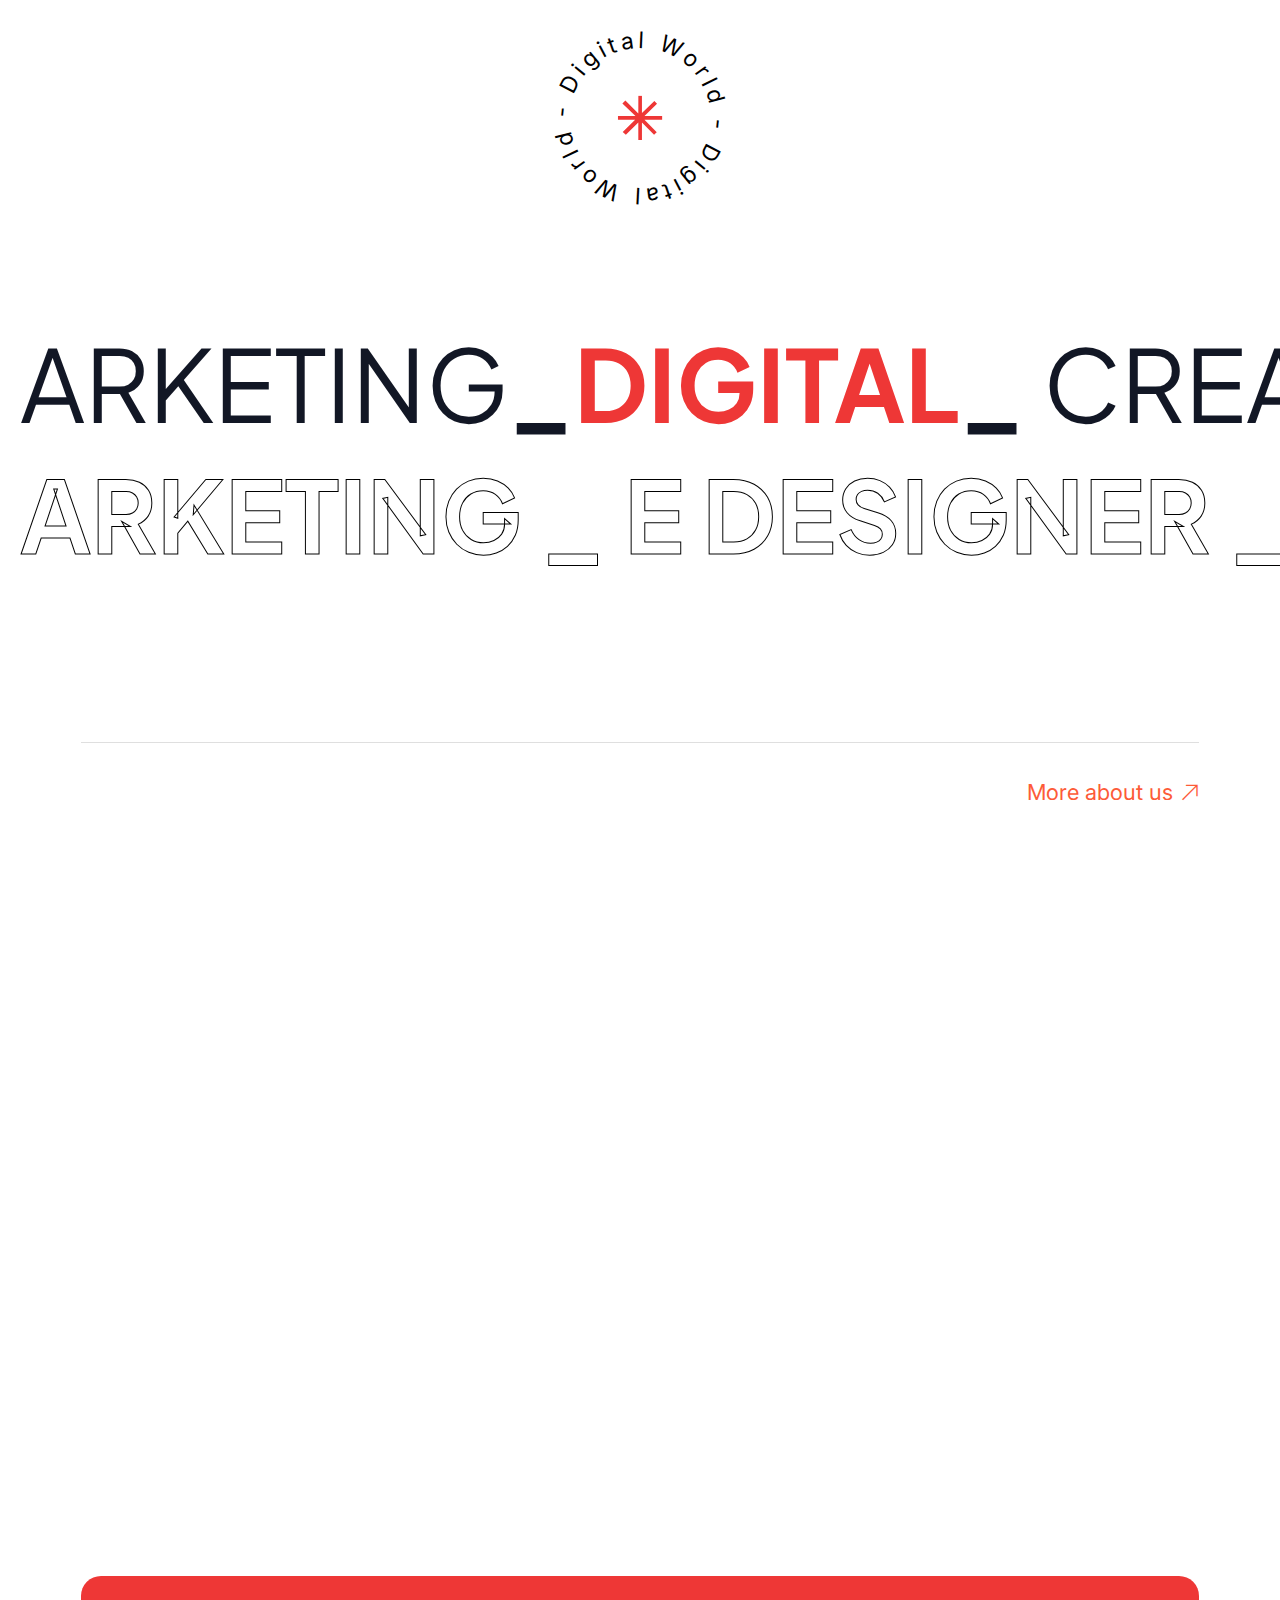
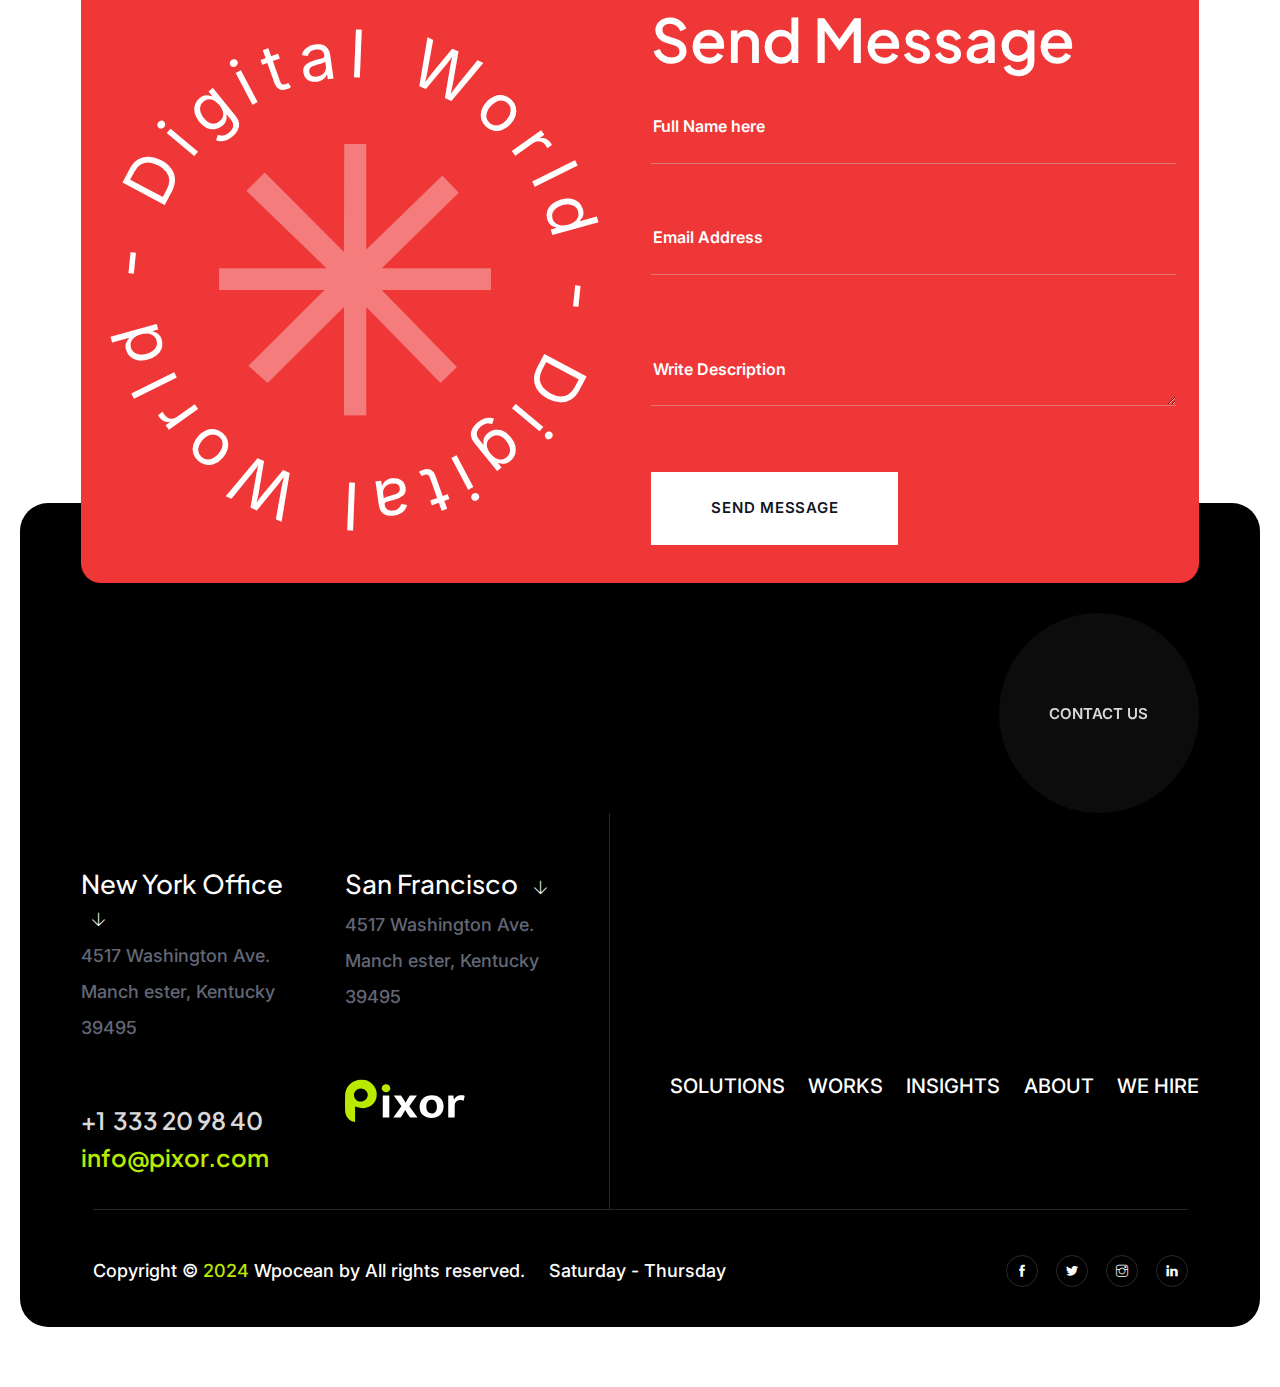
<file: index-2.html>
<!DOCTYPE html>
<html lang="en">

<head>
    <meta charset="utf-8">
    <meta http-equiv="X-UA-Compatible" content="IE=edge">
    <meta name="viewport" content="width=device-width, initial-scale=1">
    <meta name="author" content="wpOceans">
    <link rel="shortcut icon" type="image/png" href="assets/images/favicon.png">
    <title>Pixor | Creative Digital Agency Template</title>
    <link href="assets/css/themify-icons.css" rel="stylesheet">
    <link href="assets/css/flaticon.css" rel="stylesheet">
    <link href="assets/css/bootstrap.min.css" rel="stylesheet">
    <link href="assets/css/animate.css" rel="stylesheet">
    <link href="assets/css/owl.carousel.css" rel="stylesheet">
    <link href="assets/css/owl.theme.css" rel="stylesheet">
    <link href="assets/css/slick.css" rel="stylesheet">
    <link href="assets/css/slick-theme.css" rel="stylesheet">
    <link href="assets/css/swiper.min.css" rel="stylesheet">
    <link href="assets/css/owl.transitions.css" rel="stylesheet">
    <link href="assets/css/jquery.fancybox.css" rel="stylesheet">
    <link href="assets/css/odometer-theme-default.css" rel="stylesheet">
    <link href="assets/sass/style.css" rel="stylesheet">
</head>

<body>

    <!-- start page-wrapper -->


    <!-- start preloader -->
    <div class="preloader">
        <div class="vertical-centered-box">
            <div class="content">
                <div class="loader-circle"></div>
                <div class="loader-line-mask">
                    <div class="loader-line"></div>
                </div>
                <img src="assets/images/preloader.png" alt="">
            </div>
        </div>
    </div>
    <!-- end preloader -->

    <!--  cursor style -->
    <div class="cursor"></div>

    <!-- Start header -->
    <header id="header">
        <div class="wpo-site-header wpo-site-header-s2">
            <nav class="navigation navbar navbar-expand-lg navbar-light">
                <div class="container-fluid">
                    <div class="row g-0 align-items-center">
                        <div class="col-lg-3 col-md-2 col-3 d-lg-none dl-block">
                            <div class="mobail-menu">
                                <button type="button" class="navbar-toggler open-btn">
                                    <span class="sr-only">Toggle navigation</span>
                                    <span class="icon-bar first-angle"></span>
                                    <span class="icon-bar middle-angle"></span>
                                    <span class="icon-bar last-angle"></span>
                                </button>
                            </div>
                        </div>
                         <div class="col-lg-2 col-md-5 col-6">
                             <div class="navbar-header">
                                 <a class="navbar-brand" href="index.html"><img src="assets/images/logo.svg" alt=""></a>
                             </div>
                         </div>
                        <div class="col-lg-5 col-md-1 col-1">
                            <div id="navbar" class="collapse navbar-collapse navigation-holder">
                                <button class="menu-close"><i class="ti-close"></i></button>
                                <ul class="nav navbar-nav mb-2 mb-lg-0">
                                    <li class="menu-item-has-children">
                                        <a href="#"><span>Home</span></a>
                                        <ul class="sub-menu">
                                            <li><a href="index.html">Creative Agency</a></li>
                                            <li><a href="index-2.html">Business Agency</a></li>
                                            <li><a href="index-3.html">Digital Agency</a></li>
                                        </ul>
                                    </li>
                                    <li><a href="about.html">About </a>
                                    </li>
                                    <li class="menu-item-has-children">
                                        <a href="#">Services </a>
                                        <ul class="sub-menu">
                                            <li><a href="service.html">Service</a></li>
                                            <li><a href="service-single.html">Service Single</a></li>
                                        </ul>
                                    </li>
                                    <li class="menu-item-has-children">
                                        <a href="#">Portfolio </a>
                                        <ul class="sub-menu">
                                            <li><a href="project.html">Portfolio</a></li>
                                            <li><a href="project-single.html">Portfolio Single</a></li>
                                        </ul>
                                    </li>
                                    <li class="menu-item-has-children">
                                        <a href="#">Blog </a>
                                        <ul class="sub-menu">
                                            <li><a href="blog.html">Blog right sidebar</a></li>
                                            <li><a href="blog-left-sidebar.html">Blog left sidebar</a>
                                            </li>
                                            <li><a href="blog-fullwidth.html">Blog fullwidth</a></li>
                                            <li><a href="blog-single.html">Blog details </a>
                                            </li>
                                        </ul>
                                    </li>
                                    <li class="menu-item-has-children">
                                        <a href="#">Pages </a>
                                        <ul class="sub-menu">
                                            <li><a href="team.html">Team</a></li>
                                            <li><a href="team-single.html">Team Single</a></li>
                                            <li><a href="pricing.html">Pricing</a></li>
                                            <li><a href="contact.html">Contact Us</a></li>
                                            <li><a href="404.html">404</a></li>
                                        </ul>
                                    </li>
                                </ul>

                            </div>
                            <!-- end of nav-collapse -->
                        </div>
                        <div class="col-lg-5 col-md-4 col-2">
                            <div class="header-right">
                                <span class="location">140 Poplar Road, Mnt, NY 3142</span>
                                <div class="mini-cart">
                                    <button class="cart-toggle-btn">
                                        <img src="assets/images/btn-about.png" alt="">
                                    </button>
                                    <div class="mini-cart-content">
                                        <button class="mini-cart-close"><i class="ti-close"></i></button>
                                        <div class="mini-cart-items">
                                            <a href="index.html"><img src="assets/images/logo-2.svg" alt=""></a>
                                            <h2>Get in Touch</h2>
                                            <p> If you
                                                are going to use a passage of Lorem Ipsum, you need to be sure there
                                                isn't anything embarrassing hidden in the middle of text.
                                            </p>
                                            <div class="mini-cart-item">
                                                <div class="icon">
                                                    <i class="flaticon-phone-call"></i>
                                                </div>
                                                <div class="contact">
                                                    <span>Phone</span>
                                                    <h6><a href="tel:+991-7636844563">+991 - 763 684 4563</a></h6>
                                                </div>
                                            </div>
                                            <div class="mini-cart-item">
                                                <div class="icon">
                                                    <i class="flaticon-email"></i>
                                                </div>
                                                <div class="contact">
                                                    <span>Email Now</span>
                                                    <h6>arvix@gmail.com</h6>
                                                </div>
                                            </div>
                                            <div class="mini-cart-item">
                                                <div class="icon">
                                                    <i class="flaticon-placeholder"></i>
                                                </div>
                                                <div class="contact">
                                                    <span>Canada Office</span>
                                                    <h6>Canada City, Office-02, Road-11, House-3B/B, Section-H</h6>
                                                </div>
                                            </div>
                                        </div>
                                    </div>
                                </div>
                                <div class="close-form">
                                    <a class="theme-btn" href="contact.html"><span> Contact us</span>
                                        <i class="ti-arrow-top-right"></i></a>
                                </div>
                            </div>
                        </div>
                    </div>
                </div><!-- end of container -->
            </nav>
        </div>
    </header>
    <!-- end of header -->

    <!-- Start of hero -->
    <section class="hero-section-s2">
        <div class="container">
            <div class="hero-wrap">
                <div class="title">
                    <div class="splittext-line">
                        <h2 class="normal">NEXT-LEVEL
                            DIGITAL AGENCY</h2>
                        <div class="bottom-image">
                            <div class="image">
                                <img src="assets/images/slider/mid-img.jpg" alt="">
                            </div>
                            <a href="about.html"><i class="ti-arrow-top-right"></i></a>
                        </div>

                        <div class="p-style-s2">
                            <p>Elevate your brand with the Agencyo
                                Agency – everything from strategy
                                to advertising & scale.</p>
                        </div>
                    </div>
                </div>

            </div>
        </div>
        <div class="bg-image">
            <img src="assets/images/slider/hero-img-1.jpg" alt="">
        </div>
        <ul class="hero-social">
            <li><a href="#">fb</a></li>
            <li><a href="#" class="active">tw</a></li>
            <li><a href="#">in</a></li>
            <li><a href="#">yt</a></li>
        </ul>
    </section>

    <!-- Start marquee -->
    <section class="marquee-section-s3">
        <div class="marquee_container">
            <div class="marquee">
                <h2><i class="ti-star"></i> <span>web design</span></h2>
                <h2><i class="ti-star"></i> <span>startup</span></h2>
                <h2><i class="ti-star"></i> <span>digital agency</span></h2>
                <h2><i class="ti-star"></i> <span>branding</span></h2>
            </div>
            <div class="marquee">
                <h2><i class="ti-star"></i> <span>web design</span></h2>
                <h2><i class="ti-star"></i> <span>startup</span></h2>
                <h2><i class="ti-star"></i> <span>digital agency</span></h2>
                <h2><i class="ti-star"></i> <span>branding</span></h2>
            </div>
        </div>
    </section>


    <!-- Start about -->
    <section class="about-section-s2">
        <div class="top-img">
            <div class="container">
                <div class="row">
                    <div class="col-lg-5 col-12 new_img-animet">
                        <img src="assets/images/about-2.jpg" alt="" data-speed="0.8">
                    </div>
                    <div class="col-lg-7 col-12 new_img-animet">
                        <img src="assets/images/about-3.jpg" alt="" data-speed="0.8">
                    </div>
                </div>
            </div>
            <div class="circle-content">
                <div class="rotate-anm">
                    <svg viewBox="0 0 100 100">
                        <defs>
                            <path id="circle1" d="
                                            M 50, 50
                                            m -37, 0
                                            a 37,37 0 1,1 74,0
                                            a 37,37 0 1,1 -74,0" />
                        </defs>
                        <text>
                            <textPath xlink:href="#circle1">
                                - Digital World - Digital World
                            </textPath>
                        </text>
                    </svg>
                </div>
                <div class="arrows">
                    <svg width="46" height="46" viewBox="0 0 46 46" fill="none">
                        <g clip-path="url(#clip0_193_4691)">
                            <path
                                d="M24.9507 0.800781H21.3494L21.3073 18.47L8.38306 5.50394L5.37461 8.47006L18.4678 21.0971H0.926025V24.6564H18.1294L5.7143 37.0293L8.84972 39.8259L21.3073 27.453V45.1225H24.9507V27.453L37.0699 39.8259L39.7394 37.2411L27.4789 24.6564H45.2903V21.0971H27.4789L40.036 8.80899L37.3666 5.97002L24.9507 18.0463V0.800781Z"
                                fill="#EE3736" />
                        </g>
                        <defs>
                            <clipPath id="clip0_193_4691">
                                <rect width="44.8572" height="44.8571" fill="white"
                                    transform="translate(0.622803 0.623047)" />
                            </clipPath>
                        </defs>
                    </svg>
                </div>
            </div>
        </div>
        <div class="container">
            <div class="about-wraper">
                <div class="circle-content">
                    <div class="rotate-anm">
                        <svg viewBox="0 0 100 100">
                            <defs>
                                <path id="circle4" d="
                                            M 50, 50
                                            m -37, 0
                                            a 37,37 0 1,1 74,0
                                            a 37,37 0 1,1 -74,0" />
                            </defs>
                            <text>
                                <textPath xlink:href="#circle4">
                                    - Digital World - Digital World
                                </textPath>
                            </text>
                        </svg>
                    </div>
                    <div class="arrows">
                        <svg width="46" height="46" viewBox="0 0 46 46" fill="none">
                            <g clip-path="url(#clip0_193_4694)">
                                <path
                                    d="M24.9507 0.800781H21.3494L21.3073 18.47L8.38306 5.50394L5.37461 8.47006L18.4678 21.0971H0.926025V24.6564H18.1294L5.7143 37.0293L8.84972 39.8259L21.3073 27.453V45.1225H24.9507V27.453L37.0699 39.8259L39.7394 37.2411L27.4789 24.6564H45.2903V21.0971H27.4789L40.036 8.80899L37.3666 5.97002L24.9507 18.0463V0.800781Z"
                                    fill="#EE3736" />
                            </g>
                            <defs>
                                <clipPath id="clip0_193_4694">
                                    <rect width="44.8572" height="44.8571" fill="white"
                                        transform="translate(0.622803 0.623047)" />
                                </clipPath>
                            </defs>
                        </svg>
                    </div>
                </div>
                <h2 class="splittext-line"><span>Award</span> Winning <span>Digital Agency</span> <br>
                    provide a wide range of digital services <br> Design &
                    <span> Development</span> Expertise
                    <img src="assets/images/about-1.jpg" alt=""></h2>
                <div class="fade_bottom">
                    <a href="about.html"> <span class="rolling-text">More about us</span></a>
                </div>
            </div>
        </div>
    </section>

    <!-- Start service -->
    <section class="service-section-s2 section-padding">
        <div class="container">
            <div class="title">
                <h2 class="poort-text poort-in-right">3.Services area</h2>
                <div class="title-bottom">
                    <h3 class="poort-text poort-in-right">Explore services</h3>
                    <a href="about.html"> <span class="rolling-text">More about us</span>
                        <i class="ti-arrow-top-right"></i></a>
                </div>
            </div>
            <div class="row g-0">
                <div class="col-12 fade_bottom">
                    <div class="service-card item">
                        <div class="text">
                            <h2><a href="service-single.html">01. UI/UX Design</a></h2>
                        </div>
                        <a href="service-single.html" class="icon">
                            <i class="ti-arrow-top-right"></i>
                        </a>
                        <div class="image">
                            <img src="assets/images/service/img-01.jpg" alt="">
                        </div>
                    </div>
                </div>
                <div class="col-12 fade_bottom">
                    <div class="service-card item active">
                        <div class="text">
                            <h2><a href="service-single.html">02. digital marketing</a></h2>
                        </div>
                        <a href="service-single.html" class="icon">
                            <i class="ti-arrow-top-right"></i>
                        </a>
                        <div class="image">
                            <img src="assets/images/service/img-02.jpg" alt="">
                        </div>
                    </div>
                </div>
                <div class="col-12 fade_bottom">
                    <div class="service-card item">
                        <div class="text">
                            <h2><a href="service-single.html">03. branding design</a></h2>
                        </div>
                        <a href="service-single.html" class="icon">
                            <i class="ti-arrow-top-right"></i>
                        </a>
                        <div class="image">
                            <img src="assets/images/service/img-03.jpg" alt="">
                        </div>
                    </div>
                </div>
                <div class="col-12 fade_bottom">
                    <div class="service-card item">
                        <div class="text">
                            <h2><a href="service-single.html">04. motion designing</a></h2>
                        </div>
                        <a href="service-single.html" class="icon">
                            <i class="ti-arrow-top-right"></i>
                        </a>
                        <div class="image">
                            <img src="assets/images/service/img-04.jpg" alt="">
                        </div>
                    </div>
                </div>
                <div class="col-12 fade_bottom">
                    <div class="service-card item">
                        <div class="text">
                            <h2><a href="service-single.html">04. Email Marketing</a></h2>
                        </div>
                        <a href="service-single.html" class="icon">
                            <i class="ti-arrow-top-right"></i>
                        </a>
                        <div class="image">
                            <img src="assets/images/service/img-05.jpg" alt="">
                        </div>
                    </div>
                </div>
            </div>
        </div>
    </section>

    <!-- Start award -->
    <section class="award-section-s2 section-padding">
        <div class="container">
            <div class="title">
                <h2 class="poort-text poort-in-right">4.our awwards</h2>
                <div class="title-bottom">
                    <h3 class="poort-text poort-in-right">our acheivment</h3>
                    <a href="about.html"> <span class="rolling-text">More about us</span>
                        <i class="ti-arrow-top-right"></i></a>
                </div>
            </div>
            <div class="row align-items-center">
                <div class="col-lg-5 col-12  scroll-text-animation" data-animation="fade_from_left">
                    <div class="image">
                        <img src="assets/images/awards/4.jpg" alt="">
                        <div class="mid-text">
                            <h2>awwards</h2>
                            <span>awwards</span>
                        </div>
                        <div class="circle-content">
                            <div class="rotate-anm">
                                <svg viewBox="0 0 100 100">
                                    <defs>
                                        <path id="circle7" d="
                                            M 50, 50
                                            m -37, 0
                                            a 37,37 0 1,1 74,0
                                            a 37,37 0 1,1 -74,0" />
                                    </defs>
                                    <text>
                                        <textPath xlink:href="#circle7">
                                            - Digital World - Digital World
                                        </textPath>
                                    </text>
                                </svg>
                            </div>
                            <div class="arrows">
                                <svg width="46" height="46" viewBox="0 0 46 46" fill="none">
                                    <g clip-path="url(#clip0_193_4697)">
                                        <path
                                            d="M24.9507 0.800781H21.3494L21.3073 18.47L8.38306 5.50394L5.37461 8.47006L18.4678 21.0971H0.926025V24.6564H18.1294L5.7143 37.0293L8.84972 39.8259L21.3073 27.453V45.1225H24.9507V27.453L37.0699 39.8259L39.7394 37.2411L27.4789 24.6564H45.2903V21.0971H27.4789L40.036 8.80899L37.3666 5.97002L24.9507 18.0463V0.800781Z"
                                            fill="#EE3736" />
                                    </g>
                                    <defs>
                                        <clipPath id="clip0_193_4697">
                                            <rect width="44.8572" height="44.8571" fill="white"
                                                transform="translate(0.622803 0.623047)" />
                                        </clipPath>
                                    </defs>
                                </svg>
                            </div>
                        </div>
                    </div>
                </div>
                <div class="col-lg-7 col-12">
                    <div class="content">
                        <ul>
                            <li class="scroll-text-animation awward-item item" data-animation="fade_from_right">
                                <div class="text">
                                    <span>2012</span>
                                    <h2><a href="#">Awards 2020</a> <span>X2</span></h2>
                                </div>
                                <a href="#"><i class="ti-arrow-top-right"></i></a>
                                <div class="image-item">
                                    <img src="assets/images/awards/item-01.jpg" alt="">
                                </div>
                            </li>
                            <li class="scroll-text-animation awward-item item active" data-animation="fade_from_right">
                                <div class="text">
                                    <span>2015</span>
                                    <h2><a href="#">Visionary Minds Award</a> <span>X2</span></h2>
                                </div>
                                <a href="#"><i class="ti-arrow-top-right"></i></a>
                                <div class="image-item">
                                    <img src="assets/images/awards/item-02.jpg" alt="">
                                </div>
                            </li>
                            <li class="scroll-text-animation awward-item item" data-animation="fade_from_right">
                                <div class="text">
                                    <span>2017</span>
                                    <h2><a href="#">Global Innovation</a> <span>X2</span></h2>
                                </div>
                                <a href="#"><i class="ti-arrow-top-right"></i></a>
                                <div class="image-item">
                                    <img src="assets/images/awards/item-03.jpg" alt="">
                                </div>
                            </li>
                            <li class="scroll-text-animation awward-item item" data-animation="fade_from_right">
                                <div class="text">
                                    <span>2019</span>
                                    <h2><a href="#">Delight Star Award</a><span>X2</span></h2>
                                </div>
                                <a href="#"><i class="ti-arrow-top-right"></i></a>
                                <div class="image-item">
                                    <img src="assets/images/awards/item-04.jpg" alt="">
                                </div>
                            </li>
                            <li class="scroll-text-animation awward-item item" data-animation="fade_from_right">
                                <div class="text">
                                    <span>2022</span>
                                    <h2><a href="#">Outstanding Leadership</a><span>X2</span></h2>
                                </div>
                                <a href="#"><i class="ti-arrow-top-right"></i></a>
                                <div class="image-item">
                                    <img src="assets/images/awards/item-05.jpg" alt="">
                                </div>
                            </li>
                        </ul>
                    </div>
                </div>
            </div>
        </div>
    </section>

    <!-- Start fanfuct -->
    <section class="fanfuct-section-s2">
        <div class="container">
            <div class="title splittext-line">
                <div class="shape rotate-anm">
                    <svg width="48" height="48" viewBox="0 0 48 48" fill="none">
                        <path
                            d="M46.8425 22.7975L40.0275 20.85C36.9585 19.9848 34.1629 18.3464 31.9082 16.0917C29.6535 13.837 28.0152 11.0415 27.15 7.97249L25.2025 1.15748C25.1045 0.919049 24.9379 0.715114 24.7238 0.571592C24.5097 0.42807 24.2577 0.35144 24 0.35144C23.7422 0.35144 23.4903 0.42807 23.2761 0.571592C23.062 0.715114 22.8954 0.919049 22.7975 1.15748L20.85 7.97249C19.9847 11.0415 18.3464 13.837 16.0917 16.0917C13.837 18.3464 11.0414 19.9848 7.97247 20.85L1.15747 22.7975C0.895794 22.8718 0.665489 23.0294 0.501498 23.2464C0.337506 23.4634 0.248779 23.728 0.248779 24C0.248779 24.272 0.337506 24.5366 0.501498 24.7536C0.665489 24.9706 0.895794 25.1282 1.15747 25.2025L7.97247 27.15C11.0414 28.0152 13.837 29.6536 16.0917 31.9083C18.3464 34.1629 19.9847 36.9585 20.85 40.0275L22.7975 46.8425C22.8717 47.1042 23.0293 47.3345 23.2464 47.4985C23.4634 47.6625 23.728 47.7512 24 47.7512C24.272 47.7512 24.5366 47.6625 24.7536 47.4985C24.9706 47.3345 25.1282 47.1042 25.2025 46.8425L27.15 40.0275C28.0152 36.9585 29.6535 34.1629 31.9082 31.9083C34.1629 29.6536 36.9585 28.0152 40.0275 27.15L46.8425 25.2025C47.1041 25.1282 47.3344 24.9706 47.4984 24.7536C47.6624 24.5366 47.7512 24.272 47.7512 24C47.7512 23.728 47.6624 23.4634 47.4984 23.2464C47.3344 23.0294 47.1041 22.8718 46.8425 22.7975Z" />
                    </svg>
                </div>
                <p>we,ve listed some fascinating <span>insights <br>
                        from our data</span> analytics</p>
            </div>
            <div class="row">
                <div class="col-lg-3 col-md-6 col-12 fade_bottom">
                    <div class="item btn-wrapper btn-move">
                        <h2><span class="odometer" data-count="15">00</span>+</h2>
                        <h3>Years of experience</h3>
                    </div>
                </div>
                <div class="col-lg-3 col-md-6 col-12 fade_bottom">
                    <div class="item btn-wrapper btn-move active">
                        <h2><span class="odometer" data-count="22">00</span>+</h2>
                        <h3>Team Members</h3>
                    </div>
                </div>
                <div class="col-lg-3 col-md-6 col-12 fade_bottom">
                    <div class="item btn-wrapper btn-move">
                        <h2><span class="odometer" data-count="25">00</span>k</h2>
                        <h3>Happy Customers</h3>
                    </div>
                </div>
                <div class="col-lg-3 col-md-6 col-12 fade_bottom">
                    <div class="item btn-wrapper btn-move">
                        <h2><span class="odometer" data-count="402">00</span>+</h2>
                        <h3>worldwide clients</h3>
                    </div>
                </div>
            </div>
        </div>
    </section>

    <!-- Start project -->
    <section class="project-section-s2 section-padding">
        <div class="container">
            <div class="title">
                <h2 class="poort-text poort-in-right">5.work showcase</h2>
                <div class="title-bottom">
                    <h3 class="poort-text poort-in-right">Selected Works</h3>
                    <a href="about.html"> <span class="rolling-text">More about us</span>
                        <i class="ti-arrow-top-right"></i></a>
                </div>
            </div>
            <div class="sortable-gallery">
                <div class="gallery-filters"></div>
                <div class="row gallery-container scroll-text-animation" data-animation="fade_from_bottom">
                    <div class="col col-lg-6 col-md-6 col-12">
                        <div class="project-card">
                            <img src="assets/images/project/5.jpg" alt="">
                            <a href="project-single.html" class="slingle-page-link btn-wrapper btn-move">
                                <i class="ti-arrow-top-right"></i>
                            </a>
                            <div class="text">
                                <span>Web Design & Dev</span>
                                <h2><a href="project-single.html">Website development</a></h2>
                            </div>
                        </div>
                    </div>
                    <div class="col col-lg-6 col-md-6 col-12">
                        <div class="project-card">
                            <img src="assets/images/project/6.jpg" alt="">
                            <a href="project-single.html" class="slingle-page-link btn-wrapper btn-move">
                                <i class="ti-arrow-top-right"></i>
                            </a>
                            <div class="text">
                                <span>Web Design & Dev</span>
                                <h2><a href="project-single.html">A New Brand Identity</a></h2>
                            </div>
                        </div>
                    </div>
                    <div class="col col-lg-6 col-md-6 col-12">
                        <div class="project-card">
                            <img src="assets/images/project/7.jpg" alt="">
                            <a href="project-single.html" class="slingle-page-link btn-wrapper btn-move">
                                <i class="ti-arrow-top-right"></i>
                            </a>
                            <div class="text">
                                <span>Web Design & Dev</span>
                                <h2><a href="project-single.html">Web Savvy Solutions</a></h2>
                            </div>
                        </div>
                    </div>
                    <div class="col col-lg-6 col-md-6 col-12">
                        <div class="project-card">
                            <img src="assets/images/project/8.jpg" alt="">
                            <a href="project-single.html" class="slingle-page-link btn-wrapper btn-move">
                                <i class="ti-arrow-top-right"></i>
                            </a>
                            <div class="text">
                                <span>Web Design & Dev</span>
                                <h2><a href="project-single.html">Business card design</a></h2>
                            </div>
                        </div>
                    </div>
                </div>
                <div class="side-text-slid">
                    <div class="marquee">
                        <h2>selected projects</h2>
                    </div>
                    <div class="marquee">
                        <h2>selected projects</h2>
                    </div>
                </div>
            </div>
        </div>
    </section>

    <!-- Start team -->
    <section class="team-section-s2 section-padding">
        <div class="container">
            <div class="title">
                <h2 class="poort-text poort-in-right">5.team members</h2>
                <div class="title-bottom">
                    <h3 class="poort-text poort-in-right">our members</h3>
                    <a href="about.html"> <span class="rolling-text">More about us</span>
                        <i class="ti-arrow-top-right"></i></a>
                </div>
            </div>
            <div class="row">
                <div class="col-lg-3 col-md-6 col-12 fade_bottom">
                    <div class="team-card">
                        <div class="image">
                            <img src="assets/images/team/5.jpg" alt="">
                            <img src="assets/images/team/5.jpg" alt="">
                            <ul>
                                <li><a href="#"><i class="ti-facebook"></i></a></li>
                                <li><a href="#"><i class="ti-twitter-alt"></i></a></li>
                                <li><a href="#"><i class="ti-instagram"></i></a></li>
                                <li><a href="#"><i class="ti-linkedin"></i></a></li>
                            </ul>
                        </div>
                        <div class="text">
                            <h2><a href="team-single.html">Leslie Alexander</a></h2>
                            <span>GRAPHIC DESIGNER</span>
                        </div>
                    </div>
                </div>
                <div class="col-lg-3 col-md-6 col-12 fade_bottom">
                    <div class="team-card">
                        <div class="image">
                            <img src="assets/images/team/6.jpg" alt="">
                            <img src="assets/images/team/6.jpg" alt="">
                            <ul>
                                <li><a href="#"><i class="ti-facebook"></i></a></li>
                                <li><a href="#"><i class="ti-twitter-alt"></i></a></li>
                                <li><a href="#"><i class="ti-instagram"></i></a></li>
                                <li><a href="#"><i class="ti-linkedin"></i></a></li>
                            </ul>
                        </div>
                        <div class="text">
                            <h2><a href="team-single.html">Aleesha Brown</a></h2>
                            <span>Marketing Expert</span>
                        </div>
                    </div>
                </div>
                <div class="col-lg-3 col-md-6 col-12 fade_bottom">
                    <div class="team-card">
                        <div class="image">
                            <img src="assets/images/team/7.jpg" alt="">
                            <img src="assets/images/team/7.jpg" alt="">
                            <ul>
                                <li><a href="#"><i class="ti-facebook"></i></a></li>
                                <li><a href="#"><i class="ti-twitter-alt"></i></a></li>
                                <li><a href="#"><i class="ti-instagram"></i></a></li>
                                <li><a href="#"><i class="ti-linkedin"></i></a></li>
                            </ul>
                        </div>
                        <div class="text">
                            <h2><a href="team-single.html">James Baker</a></h2>
                            <span>Project Manager</span>
                        </div>
                    </div>
                </div>
                <div class="col-lg-3 col-md-6 col-12 fade_bottom">
                    <div class="team-card">
                        <div class="image">
                            <img src="assets/images/team/8.jpg" alt="">
                            <img src="assets/images/team/8.jpg" alt="">
                            <ul>
                                <li><a href="#"><i class="ti-facebook"></i></a></li>
                                <li><a href="#"><i class="ti-twitter-alt"></i></a></li>
                                <li><a href="#"><i class="ti-instagram"></i></a></li>
                                <li><a href="#"><i class="ti-linkedin"></i></a></li>
                            </ul>
                        </div>
                        <div class="text">
                            <h2><a href="team-single.html">Ryan Rickets</a></h2>
                            <span>Consulting Officer</span>
                        </div>
                    </div>
                </div>
            </div>
            <div class="circle-bottom">
                <div class="circle-content">
                    <div class="rotate-anm">
                        <svg viewBox="0 0 100 100">
                            <defs>
                                <path id="circle78" d="
                                            M 50, 50
                                            m -37, 0
                                            a 37,37 0 1,1 74,0
                                            a 37,37 0 1,1 -74,0" />
                            </defs>
                            <text>
                                <textPath xlink:href="#circle78">
                                    - Digital World - Digital World
                                </textPath>
                            </text>
                        </svg>
                    </div>
                    <div class="arrows">
                        <svg width="46" height="46" viewBox="0 0 46 46" fill="none">
                            <g clip-path="url(#clip0_193_46977)">
                                <path
                                    d="M24.9507 0.800781H21.3494L21.3073 18.47L8.38306 5.50394L5.37461 8.47006L18.4678 21.0971H0.926025V24.6564H18.1294L5.7143 37.0293L8.84972 39.8259L21.3073 27.453V45.1225H24.9507V27.453L37.0699 39.8259L39.7394 37.2411L27.4789 24.6564H45.2903V21.0971H27.4789L40.036 8.80899L37.3666 5.97002L24.9507 18.0463V0.800781Z"
                                    fill="#EE3736" />
                            </g>
                            <defs>
                                <clipPath id="clip0_193_46977">
                                    <rect width="44.8572" height="44.8571" fill="white"
                                        transform="translate(0.622803 0.623047)" />
                                </clipPath>
                            </defs>
                        </svg>
                    </div>
                </div>
            </div>
        </div>
    </section>

    <!-- Start marquee -->
    <section class="marquee-section-s4">
        <div class="marquee_container">
            <div class="marquee">
                <h2><span>arketing</span>_<span class="color">digital</span>_ <span>creative</span> agencyent _
                    Chemication</h2>
            </div>
            <div class="marquee">
                <h2><span>arketing</span>_<span class="color">digital</span>_ <span>creative</span> agencyent _
                    Chemication</h2>
            </div>
        </div>
        <div class="marquee_container s2">
            <div class="marquee-s2">
                <h2>arketing _ E Designer _ Web development _ Chemication</h2>
            </div>
            <div class="marquee-s2">
                <h2>arketing _ E Designer _ Web development _ Chemication</h2>
            </div>
        </div>
    </section>

    <!-- Start blog -->
    <section class="blog-section-s2 section-padding">
        <div class="container">
            <div class="title">
                <h2 class="poort-text poort-in-right">7.news & blogs</h2>
                <div class="title-bottom">
                    <h3 class="poort-text poort-in-right">leatest blog</h3>
                    <a href="about.html"> <span class="rolling-text">More about us</span>
                        <i class="ti-arrow-top-right"></i></a>
                </div>
            </div>
            <div class="row">
                <div class="col-lg-4 col-md-6 col-12 fade_bottom">
                    <div class="blog-card">
                        <div class="image">
                            <img src="assets/images/blog/img-3.jpg" alt="">
                            <img src="assets/images/blog/img-3.jpg" alt="">
                        </div>
                        <div class="content">
                            <span>june 28, 2024</span>
                            <h3><a href="blog-single.html">Nurturing creativity & collaboration</a></h3>
                            <a href="blog-single.html"> <span class="rolling-text">read more</span>
                                <i class="ti-arrow-top-right"></i></a>
                        </div>
                    </div>
                </div>
                <div class="col-lg-4 col-md-6 col-12 fade_bottom">
                    <div class="blog-card">
                        <div class="image">
                            <img src="assets/images/blog/img-4.jpg" alt="">
                            <img src="assets/images/blog/img-4.jpg" alt="">
                        </div>
                        <div class="content">
                            <span>june 28, 2024</span>
                            <h3><a href="blog-single.html">Exploring of a Product Designer</a></h3>
                            <a href="blog-single.html"> <span class="rolling-text">read more</span>
                                <i class="ti-arrow-top-right"></i></a>
                        </div>
                    </div>
                </div>
                <div class="col-lg-4 col-md-6 col-12 fade_bottom">
                    <div class="blog-card">
                        <div class="image">
                            <img src="assets/images/blog/img-5.jpg" alt="">
                            <img src="assets/images/blog/img-5.jpg" alt="">
                        </div>
                        <div class="content">
                            <span>june 28, 2024</span>
                            <h3><a href="blog-single.html">Transform Financial Agency</a></h3>
                            <a href="blog-single.html"> <span class="rolling-text">read more</span>
                                <i class="ti-arrow-top-right"></i></a>
                        </div>
                    </div>
                </div>
            </div>
            <div class="blog-btn fade_bottom">
                <a href="blog-single.html" class="theme-btn"><span class="rolling-text">more blog</span></a>
            </div>
        </div>
    </section>

    <!-- Start contact -->
    <section class="contact-section">
        <div class="container">
            <div class="contact-wrap">
                <div class="row align-items-center">
                    <div class="col-lg-6 col-12">
                        <div class="circle-bottom">
                            <div class="circle-content">
                                <div>
                                    <svg viewBox="0 0 100 100">
                                        <defs>
                                            <path id="circle77" d="
                                            M 50, 50
                                            m -37, 0
                                            a 37,37 0 1,1 74,0
                                            a 37,37 0 1,1 -74,0" />
                                        </defs>
                                        <text>
                                            <textPath xlink:href="#circle77">
                                                - Digital World - Digital World
                                            </textPath>
                                        </text>
                                    </svg>
                                </div>
                                <div class="arrows">
                                    <svg width="100%" height="100%" viewBox="0 0 250 249" fill="none">
                                        <path
                                            d="M135.31 0.0742188H115.153L114.917 98.9702L42.5792 26.3981L25.7406 42.9997L99.024 113.674H0.841553V133.596H97.1299L27.6419 202.848L45.1911 218.501L114.917 149.249V248.146H135.31V149.249L203.142 218.501L218.083 204.034L149.46 133.596H249.152V113.674H149.46L219.743 44.8968L204.802 29.0068L135.31 96.5986V0.0742188Z"
                                            fill="white" fill-opacity="0.35" />
                                    </svg>
                                </div>
                            </div>
                        </div>
                    </div>
                    <div class="col-lg-6 col-12">
                        <div class="contact-from">
                            <h3>Send Message</h3>

                            <form id="form1" onsubmit="return validateForm1()">
                                <input type="text" id="name" placeholder="Full Name here" required>
                                <input type="email" id="email" placeholder="Email Address" required>
                                <textarea id="description" placeholder="Write Description" required></textarea>
                                <button type="submit">SEND MESSAGE</button>
                                <div id="message1" class="message"></div>
                            </form>

                        </div>
                    </div>
                </div>
            </div>
        </div>
    </section>

    <!-- Start footer -->
    <footer class="footer-section-s2">
        <div class="container">
            <div class="footer-topbar">
                <h2 class="splittext-line">get in touch</h2>
                <div class="topbar-button btn-wrapper">
                    <a href="contact.html" class="theme-btn button--stroke btn-move" data-block="button">
                        <span class="button__spotlight"></span>
                        Contact us</a>
                </div>
            </div>
            <div class="footer">
                <div class="left-widget">
                    <div class="widget-contact">
                        <div class="title">
                            <h2>New York office <i class="ti-arrow-down"></i></h2>
                            <p>4517 Washington Ave. Manch
                                ester, Kentucky 39495</p>
                        </div>
                        <h3>+1  333 20 98 40</h3>
                        <h4>info@pixor.com</h4>
                    </div>
                    <div class="widget-contact">
                        <div class="title">
                            <h2>San Francisco <i class="ti-arrow-down"></i></h2>
                            <p>4517 Washington Ave. Manch
                                ester, Kentucky 39495</p>
                        </div>

                        <img src="assets/images/f-logo.svg" alt="">
                    </div>
                </div>
                <div class="right-widget">
                    <div class="contact-map">
                        <iframe
                            src="https://www.google.com/maps/embed?pb=!1m18!1m12!1m3!1d193595.9147703055!2d-74.11976314309273!3d40.69740344223377!2m3!1f0!2f0!3f0!3m2!1i1024!2i768!4f13.1!3m3!1m2!1s0x89c24fa5d33f083b%3A0xc80b8f06e177fe62!2sNew+York%2C+NY%2C+USA!5e0!3m2!1sen!2sbd!4v1547528325671"
                            allowfullscreen></iframe>
                    </div>
                    <nav class="f-menu">
                        <ul>
                            <li><a href="#" class="rolling-text">SOLUTIONS</a></li>
                            <li><a href="#" class="rolling-text">WORKS</a></li>
                            <li><a href="#" class="rolling-text">INSIGHTS</a></li>
                            <li><a href="#" class="rolling-text">ABOUT</a></li>
                            <li><a href="#" class="rolling-text">WE HIRE</a></li>
                        </ul>
                    </nav>
                </div>
            </div>
            <div class="footer-lower">
                <div class="container">
                    <div class="row align-items-center g-0">
                        <div class="col-lg-5 col-12">
                            <p class="copyright">Copyright &copy; <span>2024</span> Wpocean by
                                All rights reserved.</p>
                        </div>
                        <div class="col-lg-3 col-12">
                            <p>Saturday - Thursday</p>
                        </div>
                        <div class="col-lg-4 col-12">
                            <ul class="widget-social">
                                <li><a href="#"><i class="ti-facebook"></i></a></li>
                                <li><a href="#"><i class="ti-twitter-alt"></i></a></li>
                                <li><a href="#"><i class="ti-instagram"></i></a></li>
                                <li><a href="#"><i class="ti-linkedin"></i></a></li>
                            </ul>
                        </div>
                    </div>
                </div>
            </div>
        </div>
    </footer>


    <!-- end of page-wrapper -->
    <!-- All JavaScript files
    ================================================== -->
    <script src="assets/js/jquery.min.js"></script>
    <script src="assets/js/bootstrap.bundle.min.js"></script>
    <!-- Plugins for this template -->
    <script src="assets/js/jquery-plugin-collection.js"></script>
    <script src="assets/js/gsap.js"></script>
    <script src="assets/js/gsap-scroll-smoother.js"></script>
    <script src="assets/js/SmoothScroll.js"></script>
    <script src="assets/js/gsap-scroll-trigger.js"></script>
    <script src="assets/js/gsap-split-text.js"></script>
    <script src="assets/js/simpleParallax.js"></script>
    <!-- Custom script for this template -->
    <script src="assets/js/script.js"></script>
    <script src="assets/js/gsap-script.js"></script>
</body>

</html>
</file>
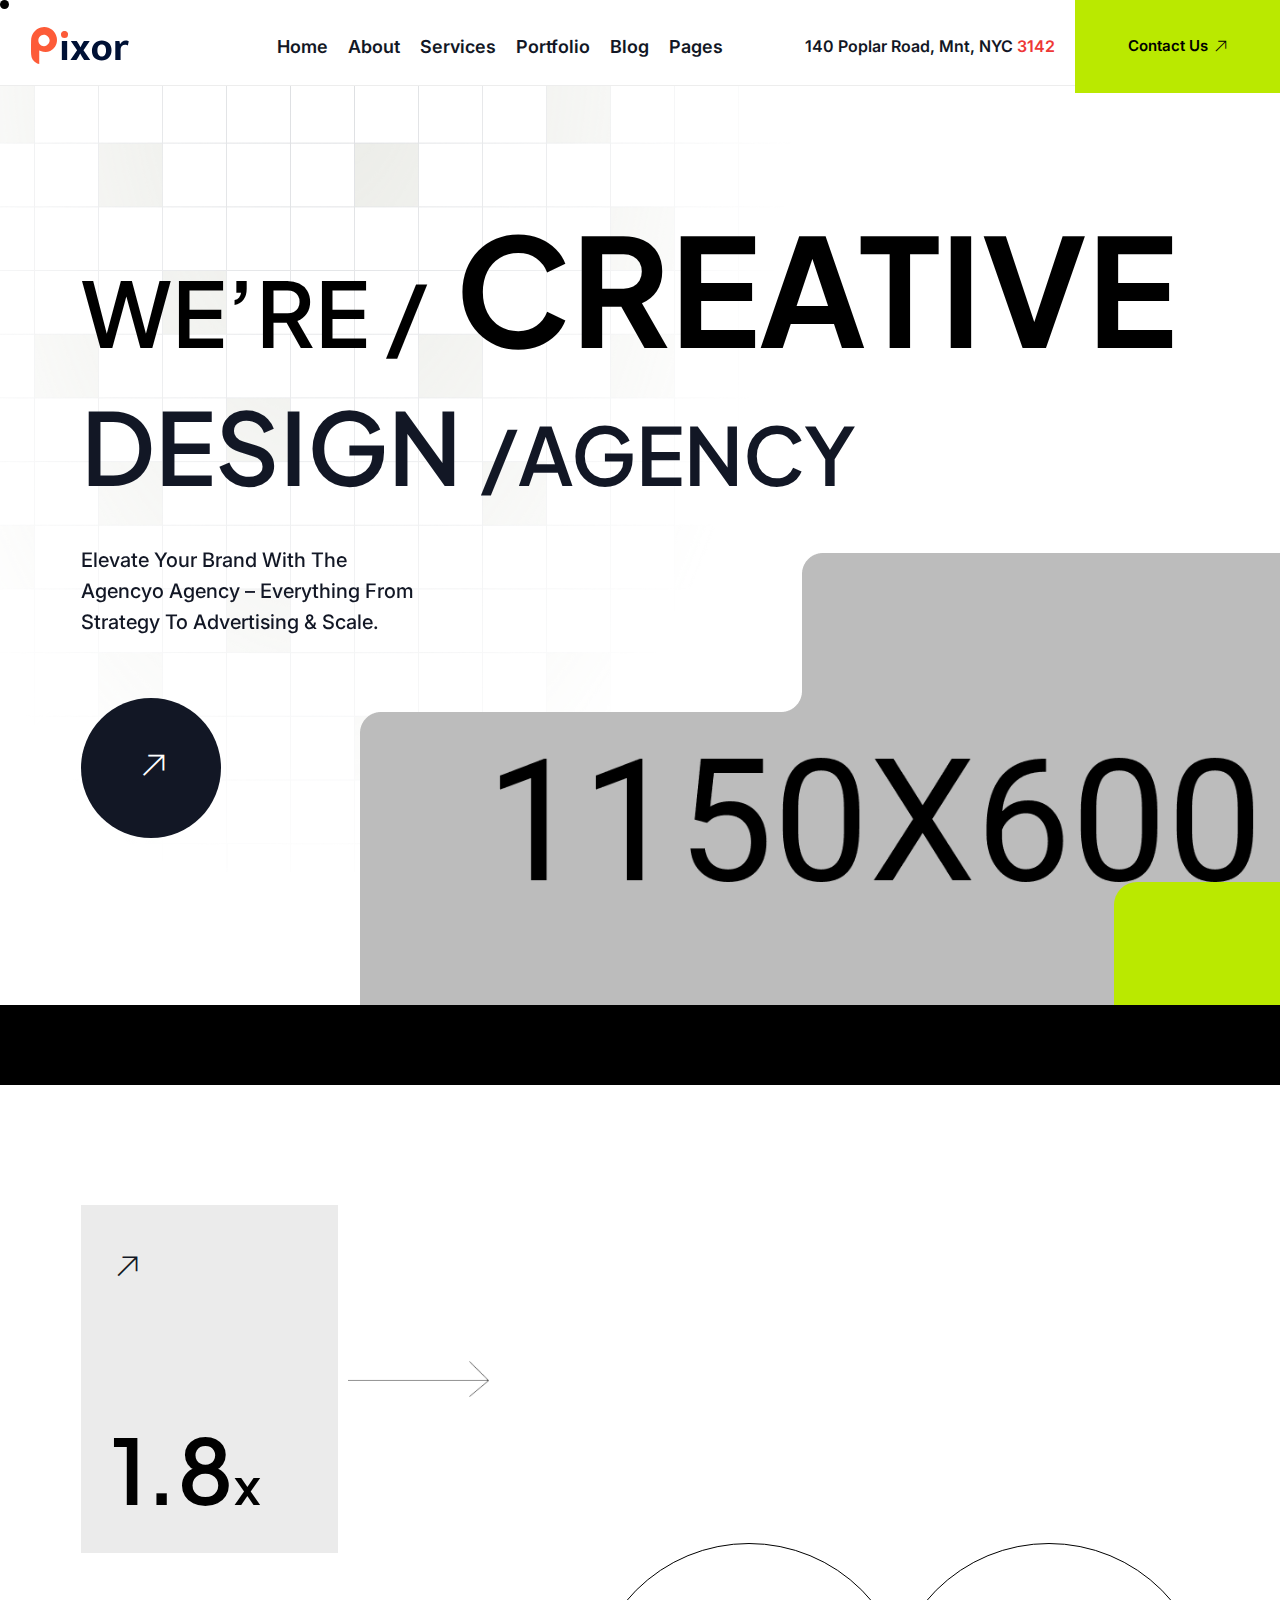
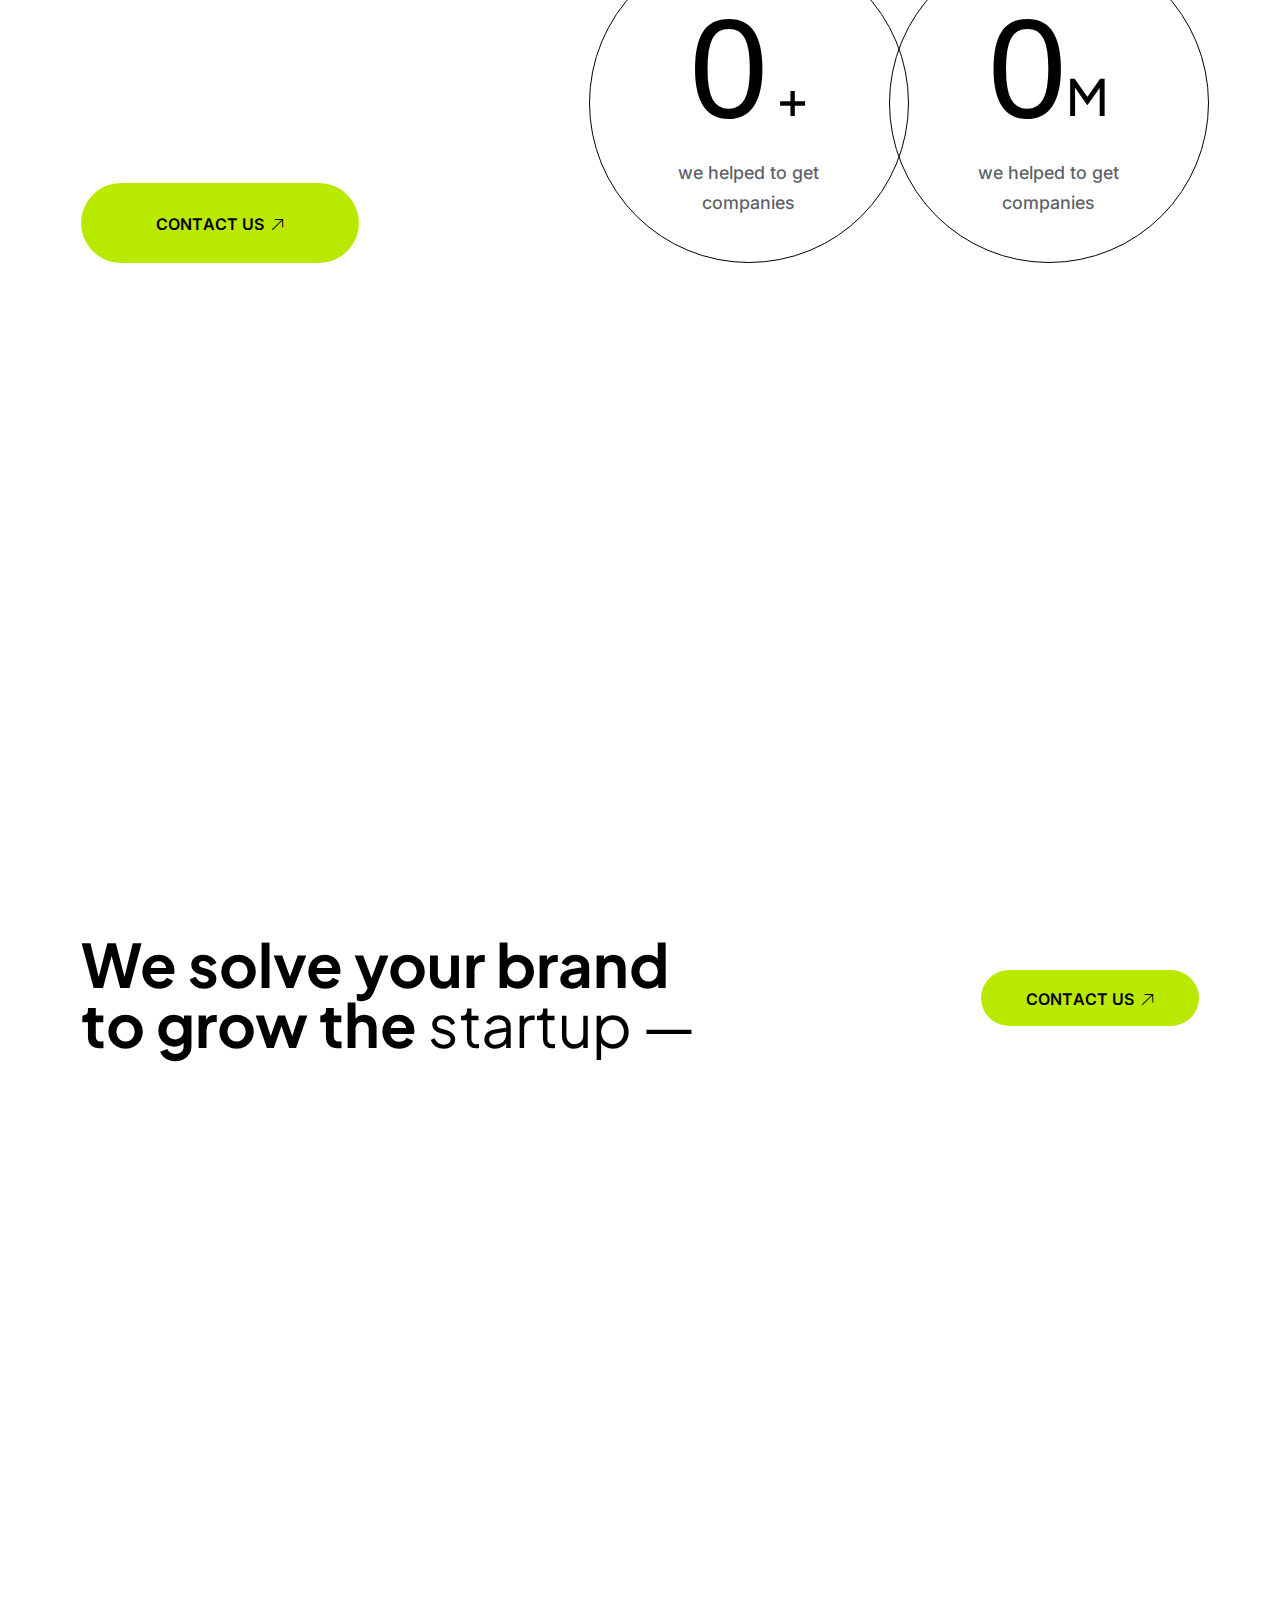
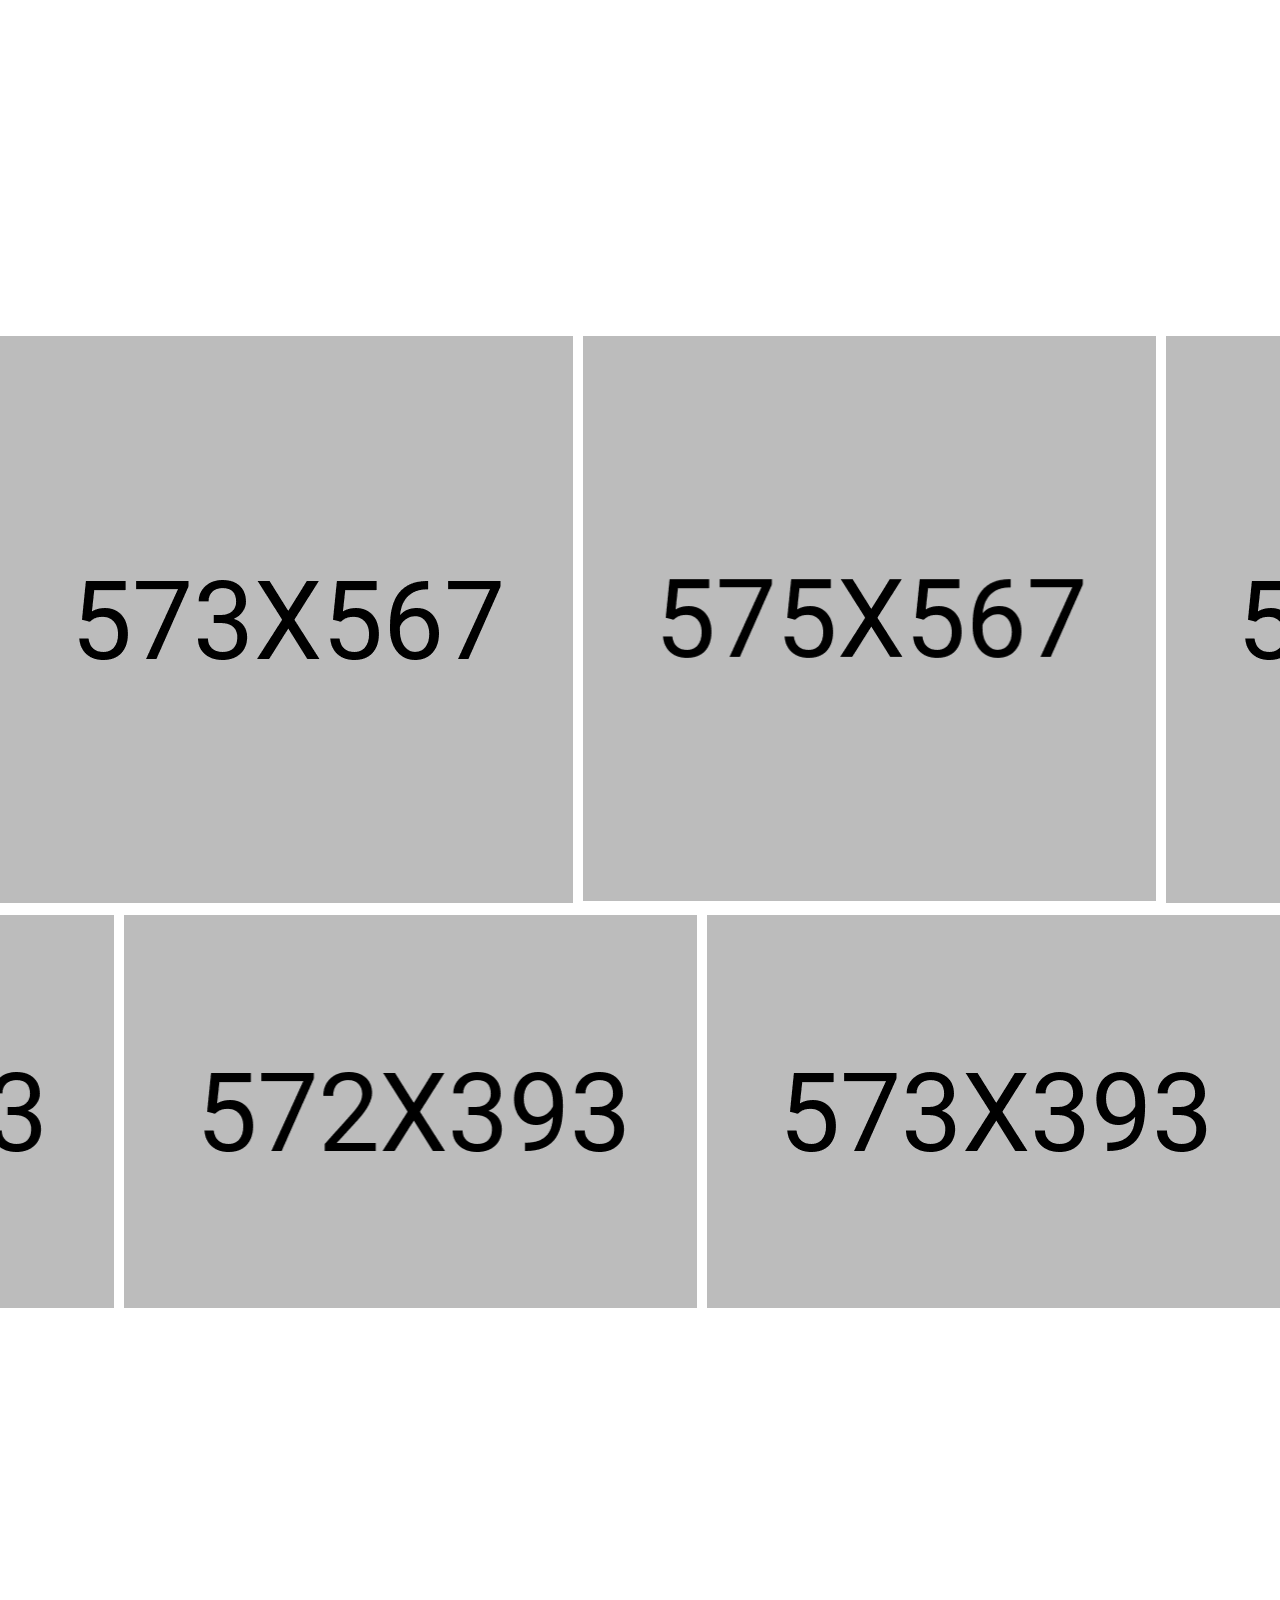
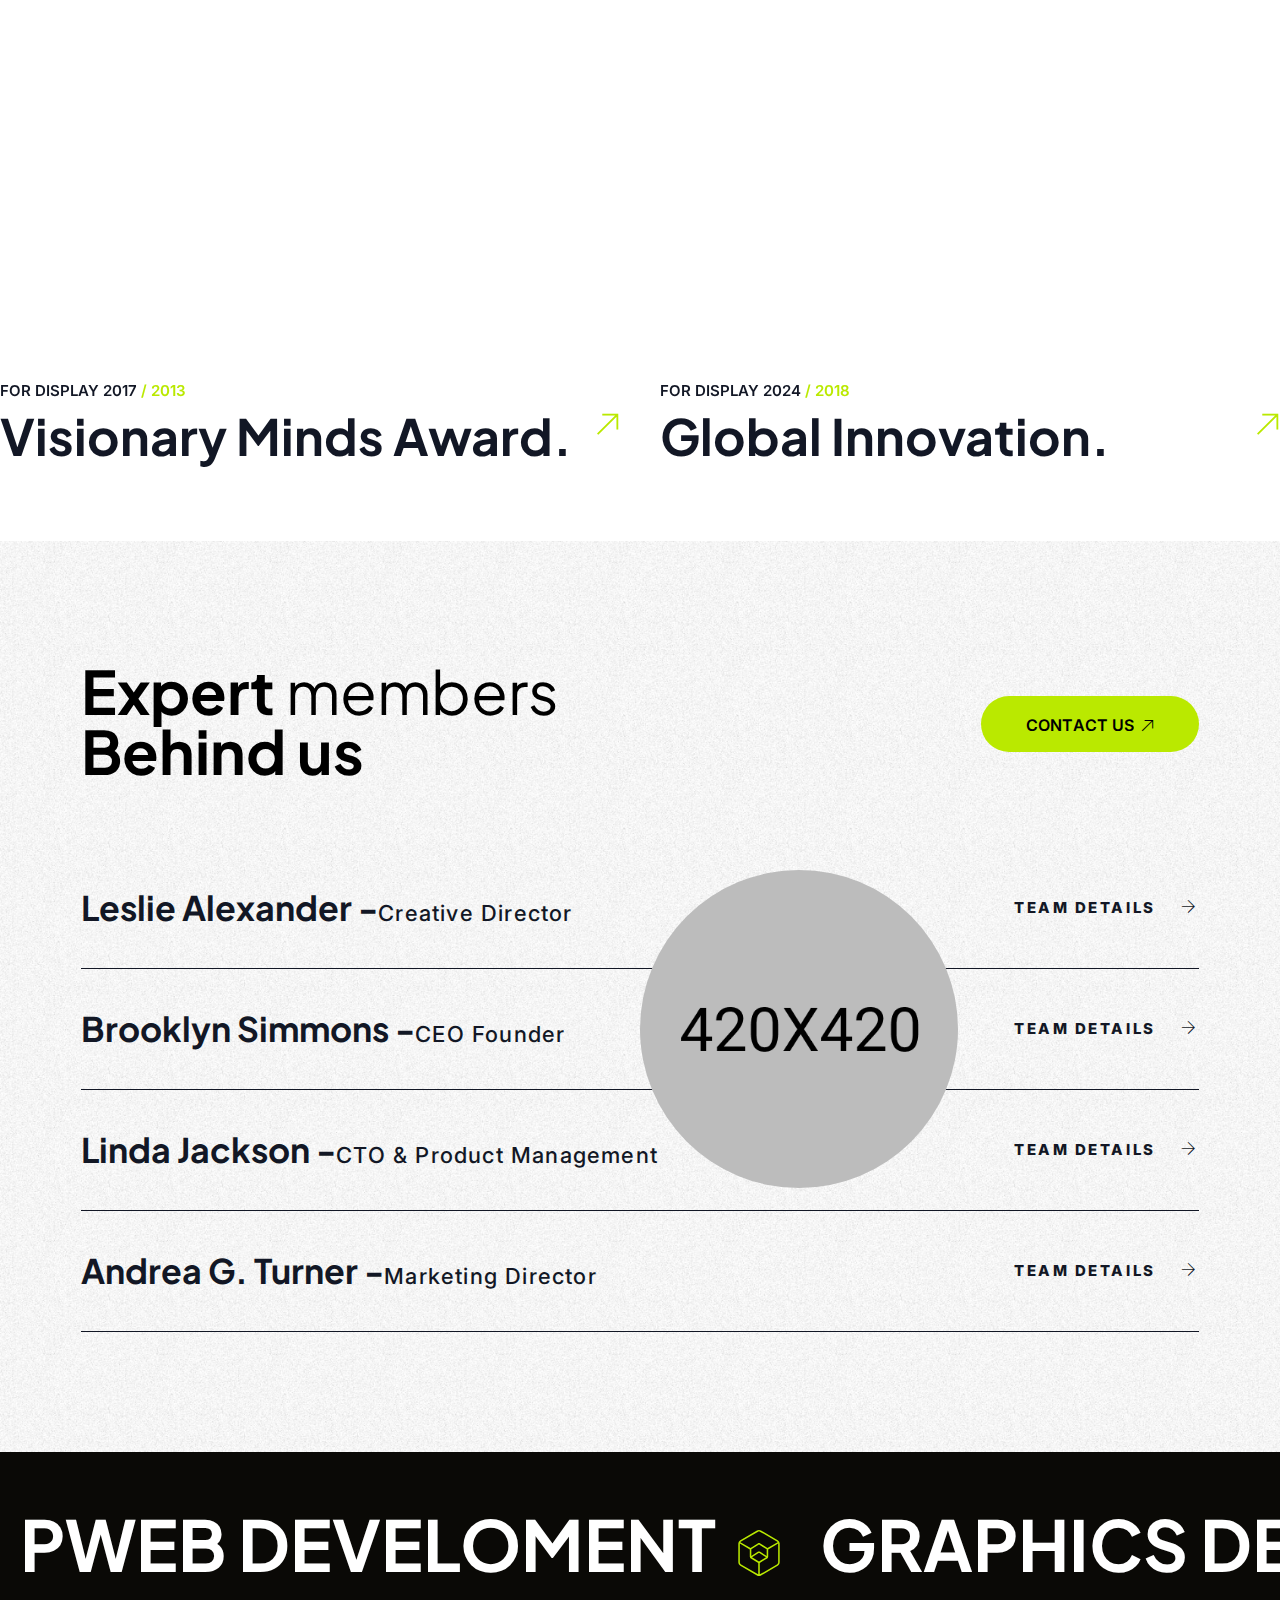
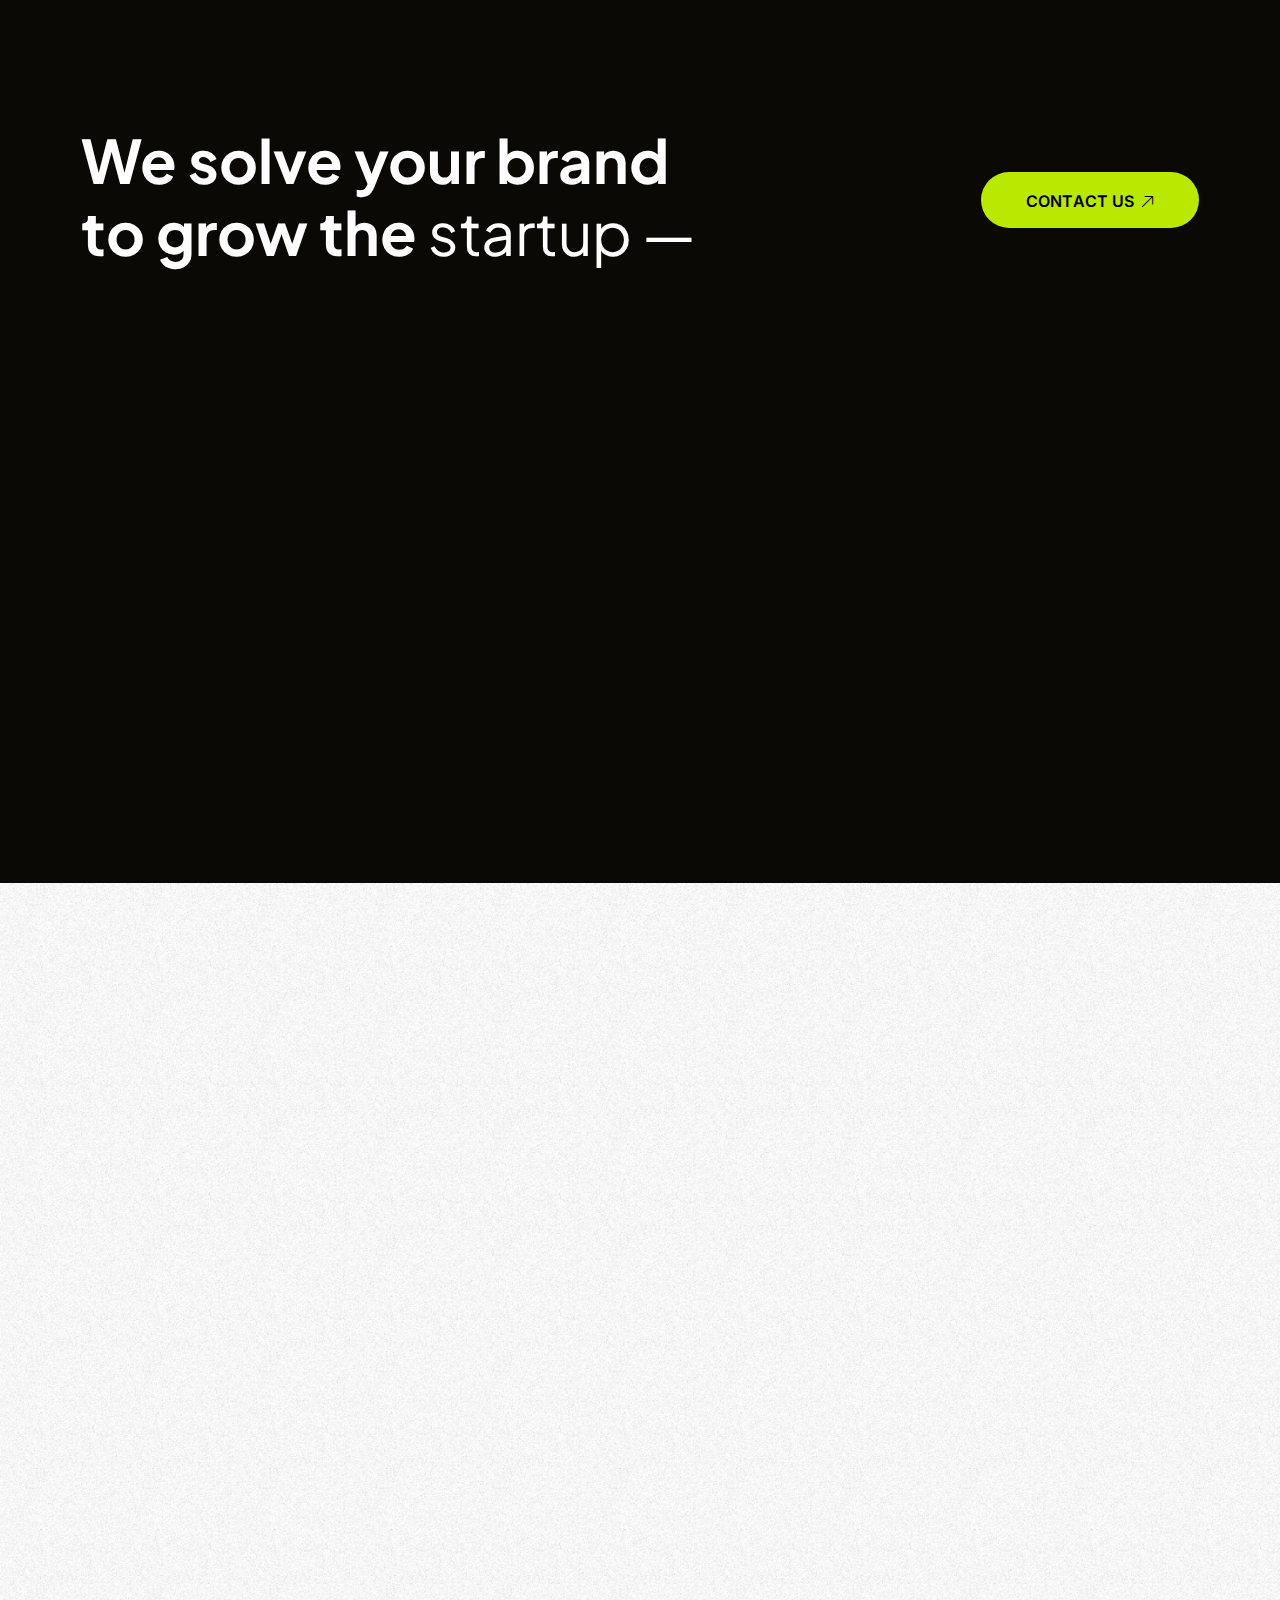
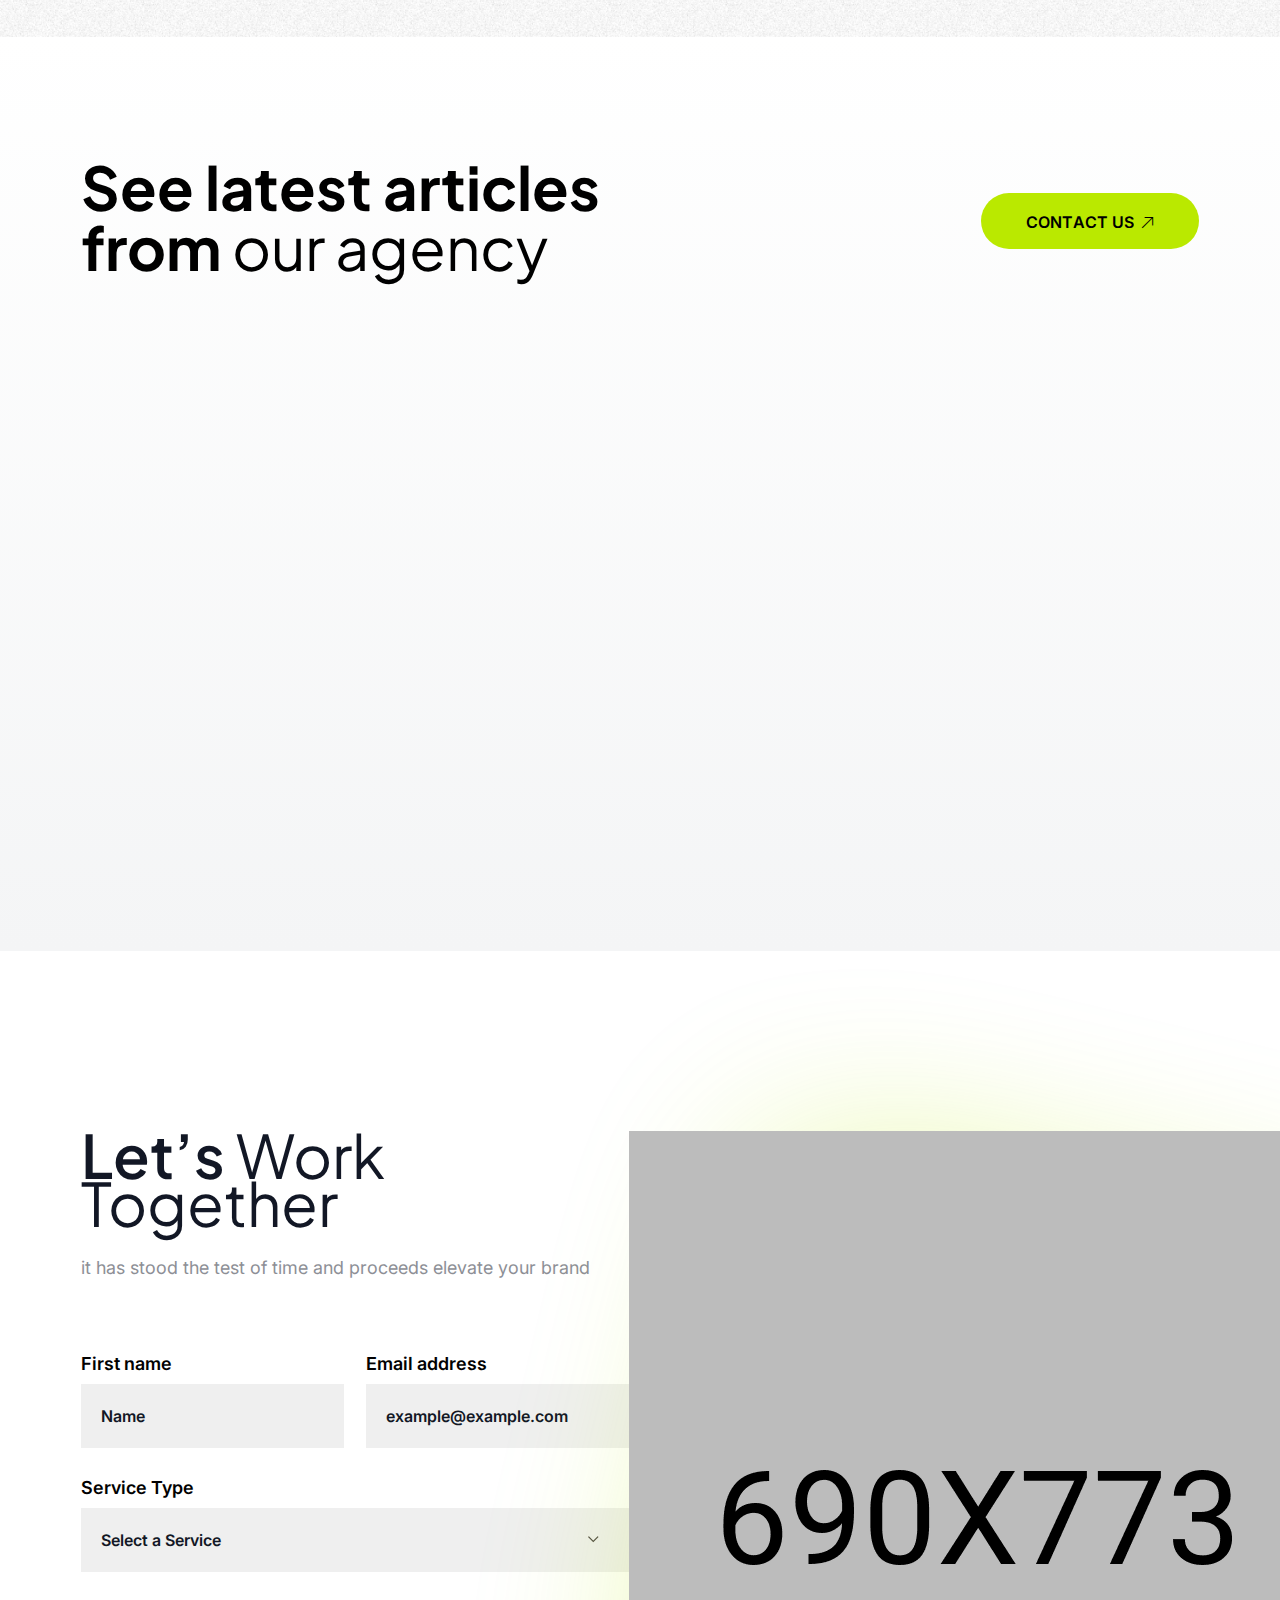
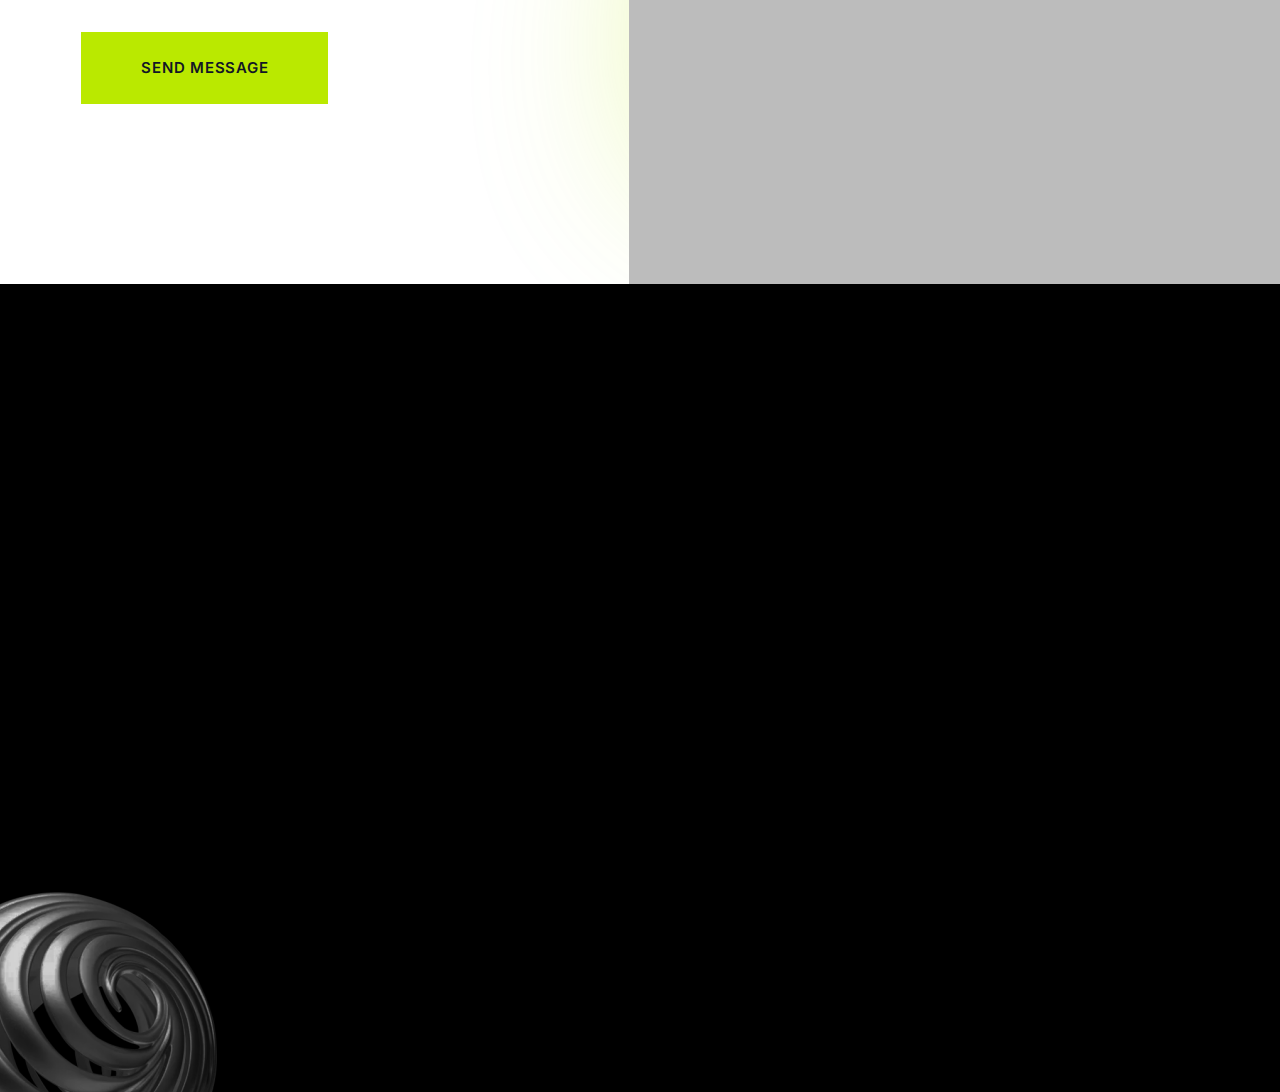
<file: index-3.html>
<!DOCTYPE html>
<html lang="en">

<head>
    <meta charset="utf-8">
    <meta http-equiv="X-UA-Compatible" content="IE=edge">
    <meta name="viewport" content="width=device-width, initial-scale=1">
    <meta name="author" content="wpOceans">
    <link rel="shortcut icon" type="image/png" href="assets/images/favicon.png">
    <title>Pixor | Creative Digital Agency Template</title>
    <link href="assets/css/themify-icons.css" rel="stylesheet">
    <link href="assets/css/flaticon.css" rel="stylesheet">
    <link href="assets/css/bootstrap.min.css" rel="stylesheet">
    <link href="assets/css/animate.css" rel="stylesheet">
    <link href="assets/css/owl.carousel.css" rel="stylesheet">
    <link href="assets/css/owl.theme.css" rel="stylesheet">
    <link href="assets/css/slick.css" rel="stylesheet">
    <link href="assets/css/slick-theme.css" rel="stylesheet">
    <link href="assets/css/swiper.min.css" rel="stylesheet">
    <link href="assets/css/owl.transitions.css" rel="stylesheet">
    <link href="assets/css/jquery.fancybox.css" rel="stylesheet">
    <link href="assets/css/odometer-theme-default.css" rel="stylesheet">
    <link href="assets/sass/style.css" rel="stylesheet">
</head>

<body>

    <!-- start page-wrapper -->


    <!-- start preloader -->
    <div class="preloader">
        <div class="vertical-centered-box">
            <div class="content">
                <div class="loader-circle"></div>
                <div class="loader-line-mask">
                    <div class="loader-line"></div>
                </div>
                <img src="assets/images/preloader.png" alt="">
            </div>
        </div>
    </div>
    <!-- end preloader -->

    <!--  cursor style -->
    <div class="cursor"></div>


    <!-- Start header -->
    <header id="header">
        <div class="wpo-site-header wpo-site-header-s3">
            <nav class="navigation navbar navbar-expand-lg navbar-light">
                <div class="container-fluid">
                    <div class="row g-0 align-items-center">
                        <div class="col-lg-1 col-md-3 col-3 d-lg-none dl-block">
                            <div class="mobail-menu">
                                <button type="button" class="navbar-toggler open-btn">
                                    <span class="sr-only">Toggle navigation</span>
                                    <span class="icon-bar first-angle"></span>
                                    <span class="icon-bar middle-angle"></span>
                                    <span class="icon-bar last-angle"></span>
                                </button>
                            </div>
                        </div>
                        <div class="col-lg-2 col-md-5 col-6">
                            <div class="navbar-header">
                                <a class="navbar-brand" href="index.html"><img src="assets/images/logo-2.svg"
                                        alt=""></a>
                            </div>
                        </div>
                        <div class="col-lg-5 col-md-1 col-1">
                            <div id="navbar" class="collapse navbar-collapse navigation-holder">
                                <button class="menu-close"><i class="ti-close"></i></button>
                                <ul class="nav navbar-nav mb-2 mb-lg-0">
                                    <li class="menu-item-has-children">
                                        <a href="#"><span>Home</span></a>
                                        <ul class="sub-menu">
                                            <li><a href="index.html">Creative Agency</a></li>
                                            <li><a href="index-2.html">Business Agency</a></li>
                                            <li><a href="index-3.html">Digital Agency</a></li>
                                        </ul>
                                    </li>
                                    <li><a href="about.html">About </a>
                                    </li>
                                    <li class="menu-item-has-children">
                                        <a href="#">Services </a>
                                        <ul class="sub-menu">
                                            <li><a href="service.html">Service</a></li>
                                            <li><a href="service-single.html">Service Single</a></li>
                                        </ul>
                                    </li>
                                    <li class="menu-item-has-children">
                                        <a href="#">Portfolio </a>
                                        <ul class="sub-menu">
                                            <li><a href="project.html">Portfolio</a></li>
                                            <li><a href="project-single.html">Portfolio Single</a></li>
                                        </ul>
                                    </li>
                                    <li class="menu-item-has-children">
                                        <a href="#">Blog </a>
                                        <ul class="sub-menu">
                                            <li><a href="blog.html">Blog right sidebar</a></li>
                                            <li><a href="blog-left-sidebar.html">Blog left sidebar</a>
                                            </li>
                                            <li><a href="blog-fullwidth.html">Blog fullwidth</a></li>
                                            <li><a href="blog-single.html">Blog details </a>
                                            </li>
                                        </ul>
                                    </li>
                                    <li class="menu-item-has-children">
                                        <a href="#">Pages </a>
                                        <ul class="sub-menu">
                                            <li><a href="team.html">Team</a></li>
                                            <li><a href="team-single.html">Team Single</a></li>
                                            <li><a href="pricing.html">Pricing</a></li>
                                            <li><a href="contact.html">Contact Us</a></li>
                                            <li><a href="404.html">404</a></li>
                                        </ul>
                                    </li>
                                </ul>

                            </div>
                            <!-- end of nav-collapse -->
                        </div>
                        <div class="col-lg-5 col-md-3 col-2">
                            <div class="header-right">
                                <span class="location">140 Poplar Road, Mnt, NYC <span>3142</span></span>
                                <div class="close-form">
                                    <a class="theme-btn" href="contact.html"><span> Contact us</span>
                                        <i class="ti-arrow-top-right"></i></a>
                                </div>
                            </div>
                        </div>
                    </div>
                </div><!-- end of container -->
            </nav>
        </div>
    </header>
    <!-- end of header -->


    <!-- Start of hero -->
    <section class="hero-section-s3">
        <div class="container">
            <div class="hero-wrap">
                <div class="title">
                    <div class="splittext-line">
                        <h2><span>We’re /</span> creative</h2>
                        <h3>design <span>/agency</span></h3>
                        <div class="p-style-s2">
                            <p>Elevate your brand with the Agencyo
                                Agency – everything from strategy
                                to advertising & scale.</p>
                        </div>
                    </div>
                    <a href="about.html" class="btn-wrapper btn-move"><i class="ti-arrow-top-right"></i></a>
                </div>

            </div>
        </div>
        <div class="bg-shape">
            <img src="assets/images/slider/sqaure_shape.png" alt="">
        </div>
        <div class="bg-image" style="mask-image: url(./assets/images/slider/side-shape.png); -webkit-mask-image:
                            url(./assets/images/slider/side-shape.png);">
            <img src="assets/images/slider/hero-img-2.jpg" alt="">
        </div>
        <div class="shape"></div>
        <div class="shape-2"></div>

    </section>

    <!-- Start about -->
    <section class="about-section-s3 section-padding">
        <div class="container">
            <div class="wraper">
                <div class="top-content">
                    <div class="left">
                        <div class="left-content">
                            <i class="ti-arrow-top-right"></i>
                            <p class="poort-text poort-in-right">Make your business
                                prosper with our great
                                team of experts. We’ll
                                make your.</p>
                            <h3>1.8<span>x</span></h3>
                        </div>
                        <img src="assets/images/ab-arrow.png" alt="">
                    </div>
                    <div class="right poort-text poort-in-right">
                        <h2>We provide brilliant idea
                            to grow the <span>startup —
                                agency</span> with your sharp
                            brand.</h2>
                    </div>
                </div>
                <div class="bottom-content">
                    <p class="poort-text poort-in-right">Consumers today rely heavily on digital means to
                        research products. We research a brand of bldend
                        engaging with it, according to the meanwhile, 51%
                        of consumers</p>
                    <a href="contact.html" class="theme-btn"><span class="rolling-text">Contact us</span>
                        <i class="ti-arrow-top-right"></i></a>
                </div>
                <div class="funfact-wrap">
                    <div class="item">
                        <h2><span class="odometer" data-count="22">00</span> <span class="icon">+</span>
                        </h2>
                        <p>We helped to get companies</p>
                    </div>
                    <div class="item">
                        <h2><span class="odometer" data-count="15">00</span><span class="icon">M</span></h2>
                        <p>We helped to get companies</p>
                    </div>
                </div>
            </div>
        </div>
    </section>

    <!-- Start section image -->
    <div class="section-image new_img-animet">
        <img src="assets/images/image-section.jpg" alt="" data-speed="0.8">
    </div>

    <!-- Start service -->
    <section class="service-section-s3 section-padding">
        <div class="container">
            <div class="title">
                <h3>We solve your brand
                    to grow the <span>startup —</span></h3>
                <a href="contact.html" class="theme-btn"><span class="rolling-text">Contact us</span>
                    <i class="ti-arrow-top-right"></i></a>
            </div>
            <div class="row scroll-text-animation" data-animation="fade_from_bottom">
                <div class="col-lg-4 col-md-6 col-12">
                    <div class="service-card-s3">
                        <span class="num">01.</span>
                        <div class="icon">
                            <img src="assets/images/service/icon-1.svg" alt="">
                        </div>
                        <h2><a href="service-single.html">Marketing Strategy</a></h2>
                        <p>We closely collaborate with our clients
                            to understand the needs and goals of
                            the key to design</p>
                    </div>
                </div>
                <div class="col-lg-4 col-md-6 col-12">
                    <div class="service-card-s3">
                        <span class="num">02.</span>
                        <div class="icon">
                            <img src="assets/images/service/icon-1.svg" alt="">
                        </div>
                        <h2><a href="service-single.html">Branding Design</a></h2>
                        <p>We closely collaborate with our clients
                            to understand the needs and goals of
                            the key to design</p>
                    </div>
                </div>
                <div class="col-lg-4 col-md-6 col-12">
                    <div class="service-card-s3">
                        <span class="num">03.</span>
                        <div class="icon">
                            <img src="assets/images/service/icon-1.svg" alt="">
                        </div>
                        <h2><a href="service-single.html">Design & Multimedia</a></h2>
                        <p>We closely collaborate with our clients
                            to understand the needs and goals of
                            the key to design</p>
                    </div>
                </div>
            </div>
        </div>
    </section>

    <!-- Start project -->
    <section class="project-section-s3 section-padding pt-0">
        <div class="container">
            <div class="title">
                <div class="left">
                    <div class="left-content">
                        <div class="splittext-line">
                            <h2>Work</h2>
                        </div>
                    </div>
                    <img class="scroll-text-animation" data-animation="fade_from_bottom"
                        src="assets/images/ab-arrow.png" alt="">
                </div>
                <div class="right poort-text poort-in-right">
                    <h3>We <span>provide</span> brilliant idea
                        to grow the <span>startup —
                            agency </span> with your sharp
                        brand.</h3>
                </div>
            </div>
        </div>
        <div class="project-wrapper">
            <div class="swiper project-slider-active">
                <div class="swiper-wrapper">
                    <div class="swiper-slide">
                        <a href="project-single.html">
                            <div class="project-box">
                                <img src="assets/images/project/p1.jpg" alt="image">
                                <img src="assets/images/project/p1.jpg" alt="image">
                            </div>
                        </a>
                    </div>
                    <div class="swiper-slide">
                        <a href="project-single.html">
                            <div class="project-box">
                                <img src="assets/images/project/p2.jpg" alt="image">
                                <img src="assets/images/project/p2.jpg" alt="image">
                            </div>
                        </a>
                    </div>
                    <div class="swiper-slide">
                        <a href="project-single.html">
                            <div class="project-box">
                                <img src="assets/images/project/p3.jpg" alt="image">
                                <img src="assets/images/project/p3.jpg" alt="image">
                            </div>
                        </a>
                    </div>
                    <div class="swiper-slide">
                        <a href="project-single.html">
                            <div class="project-box">
                                <img src="assets/images/project/p4.jpg" alt="image">
                                <img src="assets/images/project/p4.jpg" alt="image">
                            </div>
                        </a>
                    </div>
                </div>
            </div>
            <div class="swiper s2 project-slider-active" dir="rtl">
                <div class="swiper-wrapper">
                    <div class="swiper-slide">
                        <a href="project-single.html">
                            <div class="project-box">
                                <img src="assets/images/project/p5.jpg" alt="image">
                                <img src="assets/images/project/p5.jpg" alt="image">
                            </div>
                        </a>
                    </div>
                    <div class="swiper-slide">
                        <a href="project-single.html">
                            <div class="project-box">
                                <img src="assets/images/project/p6.jpg" alt="image">
                                <img src="assets/images/project/p6.jpg" alt="image">
                            </div>
                        </a>
                    </div>
                    <div class="swiper-slide">
                        <a href="project-single.html">
                            <div class="project-box">
                                <img src="assets/images/project/p7.jpg" alt="image">
                                <img src="assets/images/project/p7.jpg" alt="image">
                            </div>
                        </a>
                    </div>
                    <div class="swiper-slide">
                        <a href="project-single.html">
                            <div class="project-box">
                                <img src="assets/images/project/p8.jpg" alt="image">
                                <img src="assets/images/project/p8.jpg" alt="image">
                            </div>
                        </a>
                    </div>
                </div>
            </div>
        </div>
    </section>

    <!--start partners -->
    <section class="partners-section-s2 ">
        <div class="container">
            <div class="row align-items-center">
                <div class="col-12">
                    <div class="title scroll-text-animation" data-animation="fade_from_bottom">
                        <h2>Trusted by <span>25k+</span> businesses</h2>
                    </div>
                </div>
            </div>
            <div class="row scroll-text-animation" data-animation="fade_from_bottom">
                <div class="col col-xs-12">
                    <div class="partner-grids clearfix">
                        <div class="grid">
                            <img src="assets/images/partners/img-1.png" alt="">
                        </div>
                        <div class="grid">
                            <img src="assets/images/partners/img-2.png" alt="">
                        </div>
                        <div class="grid">
                            <img src="assets/images/partners/img-3.png" alt="">
                        </div>
                        <div class="grid">
                            <img src="assets/images/partners/img-4.png" alt="">
                        </div>
                        <div class="grid">
                            <img src="assets/images/partners/img-5.png" alt="">
                        </div>
                        <div class="grid">
                            <img src="assets/images/partners/img-6.png" alt="">
                        </div>
                        <div class="grid">
                            <img src="assets/images/partners/img-7.png" alt="">
                        </div>
                        <div class="grid">
                            <img src="assets/images/partners/img-8.png" alt="">
                        </div>
                        <div class="grid">
                            <img src="assets/images/partners/img-9.png" alt="">
                        </div>
                        <div class="grid">
                            <img src="assets/images/partners/img-10.png" alt="">
                        </div>
                        <div class="grid">
                            <img src="assets/images/partners/img-11.png" alt="">
                        </div>
                        <div class="grid">
                            <img src="assets/images/partners/img-12.png" alt="">
                        </div>
                    </div>
                </div>
            </div>
        </div>
    </section>

    <!-- ===========start award section ====================--->
    <section class="award-section-s3 section-padding">
        <div class="swiper project-slider-active">
            <div class="swiper-wrapper">
                <div class="swiper-slide">
                    <div class="awward-item item">
                        <div class="text">
                            <span>FOR DISPLAY 2016 <span class="color"> / 2012</span></span>
                            <h2><a href="#">Brand of the year.</a></h2>
                        </div>
                        <a href="#"><i class="ti-arrow-top-right"></i></a>
                        <div class="image-item">
                            <img src="assets/images/awards/item-01.jpg" alt="">
                        </div>
                    </div>
                </div>
                <div class="swiper-slide">
                    <div class="awward-item item ">
                        <div class="text">
                            <span>FOR DISPLAY 2017 <span class="color"> / 2013</span></span>
                            <h2><a href="#">Visionary Minds Award.</a></h2>
                        </div>
                        <a href="#"><i class="ti-arrow-top-right"></i></a>
                        <div class="image-item">
                            <img src="assets/images/awards/item-01.jpg" alt="">
                        </div>
                    </div>
                </div>
                <div class="swiper-slide">
                    <div class="awward-item item ">
                        <div class="text">
                            <span>FOR DISPLAY 2024 <span class="color"> / 2018</span></span>
                            <h2><a href="#">Global Innovation.</a></h2>
                        </div>
                        <a href="#"><i class="ti-arrow-top-right"></i></a>
                        <div class="image-item">
                            <img src="assets/images/awards/item-01.jpg" alt="">
                        </div>
                    </div>
                </div>
                <div class="swiper-slide">
                    <div class="awward-item item">
                        <div class="text">
                            <span>FOR DISPLAY 2016 <span class="color"> / 2012</span></span>
                            <h2><a href="#">Brand of the year.</a></h2>
                        </div>
                        <a href="#"><i class="ti-arrow-top-right"></i></a>
                        <div class="image-item">
                            <img src="assets/images/awards/item-01.jpg" alt="">
                        </div>
                    </div>
                </div>
                <div class="swiper-slide">
                    <div class="awward-item item active">
                        <div class="text">
                            <span>FOR DISPLAY 2017 <span class="color"> / 2013</span></span>
                            <h2><a href="#">Visionary Minds Award.</a></h2>
                        </div>
                        <a href="#"><i class="ti-arrow-top-right"></i></a>
                        <div class="image-item">
                            <img src="assets/images/awards/item-01.jpg" alt="">
                        </div>
                    </div>
                </div>
                <div class="swiper-slide">
                    <div class="awward-item item ">
                        <div class="text">
                            <span>FOR DISPLAY 2024 <span class="color"> / 2018</span></span>
                            <h2><a href="#">Global Innovation.</a></h2>
                        </div>
                        <a href="#"><i class="ti-arrow-top-right"></i></a>
                        <div class="image-item">
                            <img src="assets/images/awards/item-01.jpg" alt="">
                        </div>
                    </div>
                </div>
            </div>
        </div>
    </section>

    <!--=========== start team section =================--->
    <section class="team-section-s3 section-padding">
        <div class="container">
            <div class="title">
                <h3>Expert <span>members</span>
                    Behind us</h3>
                <a href="contact.html" class="theme-btn"><span class="rolling-text">Contact us</span>
                    <i class="ti-arrow-top-right"></i></a>
            </div>
            <div class="row">
                <div class="col-12">
                    <div class="team-card awward-item item">
                        <div class="image">
                            <img src="assets/images/team/9.jpg" alt="">
                        </div>
                        <div class="text">
                            <h2><a href="team-single.html">Leslie Alexander - </a></h2>
                            <span>creative director</span>
                        </div>
                        <div class="icon">
                            <a href="team-single.html">Team Details <i class="ti-arrow-right"></i></a>
                        </div>
                    </div>
                    <div class="team-card awward-item item active">
                        <div class="image">
                            <img src="assets/images/team/10.jpg" alt="">
                        </div>
                        <div class="text">
                            <h2><a href="team-single.html">Brooklyn Simmons - </a></h2>
                            <span>CEO Founder</span>
                        </div>
                        <div class="icon">
                            <a href="team-single.html">Team Details <i class="ti-arrow-right"></i></a>
                        </div>
                    </div>
                    <div class="team-card awward-item item">
                        <div class="image">
                            <img src="assets/images/team/11.jpg" alt="">
                        </div>
                        <div class="text">
                            <h2><a href="team-single.html">Linda Jackson - </a></h2>
                            <span>CTO & Product Management</span>
                        </div>
                        <div class="icon">
                            <a href="team-single.html">Team Details <i class="ti-arrow-right"></i></a>
                        </div>
                    </div>
                    <div class="team-card awward-item item">
                        <div class="image">
                            <img src="assets/images/team/12.jpg" alt="">
                        </div>
                        <div class="text">
                            <h2><a href="team-single.html">Andrea G. Turner - </a></h2>
                            <span>Marketing Director</span>
                        </div>
                        <div class="icon">
                            <a href="team-single.html">Team Details <i class="ti-arrow-right"></i></a>
                        </div>
                    </div>
                </div>
            </div>
        </div>
    </section>

    <!-- Start work and marquee-text -->
    <div class="work-and-marquee-text">
        <section class="marquee-section-s4">
            <div class="marquee_container">
                <div class="marquee">
                    <h2><span>pweb develoment<img src="assets/images/cube.svg" alt=""></span> <span>graphics
                            design<img src="assets/images/cube.svg" alt=""></span></h2>
                </div>
                <div class="marquee">
                    <h2> <span>digital marketing
                            <img src="assets/images/cube.svg" alt=""></span> <span>graphics design<img
                                src="assets/images/cube.svg" alt=""></span></h2>
                </div>
            </div>
        </section>

        <section class="work-section section-padding">
            <div class="container">
                <div class="title">
                    <h3>We solve your brand
                        to grow the <span>startup —</span></h3>
                    <a href="contact.html" class="theme-btn"><span class="rolling-text">Contact us</span>
                        <i class="ti-arrow-top-right"></i></a>
                </div>
                <div class="row g-0">
                    <div class="col col-lg-3 col-md-6 col-12 scroll-text-animation" data-animation="fade_from_bottom">
                        <div class="item awward-item">
                            <img src="assets/images/work/1.svg" alt="">
                            <h2>Select our Services</h2>
                            <p>Lorem ipsum dolor sit amet
                                sed consectetur elit free</p>
                            <span>1</span>
                        </div>
                    </div>
                    <div class="col col-lg-3 col-md-6 col-12 scroll-text-animation" data-animation="fade_from_bottom">
                        <div class="item awward-item active">
                            <img src="assets/images/work/2.svg" alt="">
                            <h2>Transfer to agents</h2>
                            <p>Lorem ipsum dolor sit amet
                                sed consectetur elit free</p>
                            <span>2</span>
                        </div>
                    </div>
                    <div class="col col-lg-3 col-md-6 col-12 scroll-text-animation" data-animation="fade_from_bottom">
                        <div class="item awward-item">
                            <img src="assets/images/work/3.svg" alt="">
                            <h2>Discuss projects</h2>
                            <p>Lorem ipsum dolor sit amet
                                sed consectetur elit free</p>
                            <span>3</span>
                        </div>
                    </div>
                    <div class="col col-lg-3 col-md-6 col-12 scroll-text-animation" data-animation="fade_from_bottom">
                        <div class="item awward-item">
                            <img src="assets/images/work/4.svg" alt="">
                            <h2>start the project</h2>
                            <p>Lorem ipsum dolor sit amet
                                sed consectetur elit free</p>
                            <span>4</span>
                        </div>
                    </div>
                </div>
            </div>
        </section>
    </div>

    <!-- Start testimonial -->
    <section class="testimonial-section-s2 section-padding">
        <div class="container">
            <div class="row align-items-center scroll-text-animation" data-animation="fade_from_bottom">
                <div class="col-lg-5 col-12">
                    <div class="testimonial-left">
                        <div class="image-1" style="mask-image: url(./assets/images/testimonial/redius-1.png); -webkit-mask-image:
                            url(./assets/images/testimonial/redius-1.png);">
                            <img src="assets/images/testimonial/round-img-1.jpg" alt="">
                        </div>
                        <div class="image-2" style="mask-image: url(./assets/images/testimonial/redius-2.png); -webkit-mask-image:
                            url(./assets/images/testimonial/redius-2.png);">
                            <img src="assets/images/testimonial/round-img-2.jpg" alt="">
                        </div>
                        <div class="image-3" style="mask-image: url(./assets/images/testimonial/redius-3.png); -webkit-mask-image:
                            url(./assets/images/testimonial/redius-3.png);">
                            <img src="assets/images/testimonial/round-img-3.jpg" alt="">
                        </div>
                        <div class="image-4" style="mask-image: url(./assets/images/testimonial/redius-4.png); -webkit-mask-image:
                            url(./assets/images/testimonial/redius-4.png);">
                            <img src="assets/images/testimonial/round-img-4.jpg" alt="">
                        </div>
                    </div>
                </div>
                <div class="col-lg-7 col-12">
                    <div class="testimonial-right">
                        <div class="title">
                            <h2>Most <span>exprerienced</span> servi <br>
                                We <span>provided</span></h2>
                        </div>
                        <div class="testimonial-slider testimonial-slider-s2">
                            <div class="item">
                                <p>creative agency, we believe in the power of imagination
                                    and innovation. We are constantly pushing the boundaries
                                    of what is possible, and strive to create work that is not
                                    only bea utiful and effective,but also meaningful and
                                    impactful.</p>
                                <ul>
                                    <li>
                                        <svg width="21" height="20" viewBox="0 0 21 20" fill="none">
                                            <path
                                                d="M10.4151 0L13.775 6.32631L20.83 7.56695L15.8517 12.7175L16.8519 19.8105L10.4151 16.6674L3.97819 19.8105L4.97838 12.7175L0 7.56695L7.05499 6.32631L10.4151 0Z"
                                                fill="#FD5B38" />
                                        </svg>
                                    </li>
                                    <li>
                                        <svg width="21" height="20" viewBox="0 0 21 20" fill="none">
                                            <path
                                                d="M10.4151 0L13.775 6.32631L20.83 7.56695L15.8517 12.7175L16.8519 19.8105L10.4151 16.6674L3.97819 19.8105L4.97838 12.7175L0 7.56695L7.05499 6.32631L10.4151 0Z"
                                                fill="#FD5B38" />
                                        </svg>
                                    </li>
                                    <li>
                                        <svg width="21" height="20" viewBox="0 0 21 20" fill="none">
                                            <path
                                                d="M10.4151 0L13.775 6.32631L20.83 7.56695L15.8517 12.7175L16.8519 19.8105L10.4151 16.6674L3.97819 19.8105L4.97838 12.7175L0 7.56695L7.05499 6.32631L10.4151 0Z"
                                                fill="#FD5B38" />
                                        </svg>
                                    </li>
                                    <li>
                                        <svg width="21" height="20" viewBox="0 0 21 20" fill="none">
                                            <path
                                                d="M10.4151 0L13.775 6.32631L20.83 7.56695L15.8517 12.7175L16.8519 19.8105L10.4151 16.6674L3.97819 19.8105L4.97838 12.7175L0 7.56695L7.05499 6.32631L10.4151 0Z"
                                                fill="#FD5B38" />
                                        </svg>
                                    </li>
                                    <li>
                                        <svg width="21" height="20" viewBox="0 0 21 20" fill="none">
                                            <path
                                                d="M10.4151 0L13.775 6.32631L20.83 7.56695L15.8517 12.7175L16.8519 19.8105L10.4151 16.6674L3.97819 19.8105L4.97838 12.7175L0 7.56695L7.05499 6.32631L10.4151 0Z"
                                                fill="#FD5B38" />
                                        </svg>
                                    </li>
                                </ul>
                                <div class="author">
                                    <div class="image">
                                        <img src="assets/images/testimonial/3.jpg" alt="">
                                    </div>
                                    <div class="text">
                                        <h4>willaming periody</h4>
                                        <span>ThemeForest Exclusive</span>
                                    </div>
                                </div>
                            </div>
                            <div class="item">
                                <p>creative agency, we believe in the power of imagination
                                    and innovation. We are constantly pushing the boundaries
                                    of what is possible, and strive to create work that is not
                                    only bea utiful and effective,but also meaningful and
                                    impactful.</p>
                                <ul>
                                    <li>
                                        <svg width="21" height="20" viewBox="0 0 21 20" fill="none">
                                            <path
                                                d="M10.4151 0L13.775 6.32631L20.83 7.56695L15.8517 12.7175L16.8519 19.8105L10.4151 16.6674L3.97819 19.8105L4.97838 12.7175L0 7.56695L7.05499 6.32631L10.4151 0Z"
                                                fill="#FD5B38" />
                                        </svg>
                                    </li>
                                    <li>
                                        <svg width="21" height="20" viewBox="0 0 21 20" fill="none">
                                            <path
                                                d="M10.4151 0L13.775 6.32631L20.83 7.56695L15.8517 12.7175L16.8519 19.8105L10.4151 16.6674L3.97819 19.8105L4.97838 12.7175L0 7.56695L7.05499 6.32631L10.4151 0Z"
                                                fill="#FD5B38" />
                                        </svg>
                                    </li>
                                    <li>
                                        <svg width="21" height="20" viewBox="0 0 21 20" fill="none">
                                            <path
                                                d="M10.4151 0L13.775 6.32631L20.83 7.56695L15.8517 12.7175L16.8519 19.8105L10.4151 16.6674L3.97819 19.8105L4.97838 12.7175L0 7.56695L7.05499 6.32631L10.4151 0Z"
                                                fill="#FD5B38" />
                                        </svg>
                                    </li>
                                    <li>
                                        <svg width="21" height="20" viewBox="0 0 21 20" fill="none">
                                            <path
                                                d="M10.4151 0L13.775 6.32631L20.83 7.56695L15.8517 12.7175L16.8519 19.8105L10.4151 16.6674L3.97819 19.8105L4.97838 12.7175L0 7.56695L7.05499 6.32631L10.4151 0Z"
                                                fill="#FD5B38" />
                                        </svg>
                                    </li>
                                    <li>
                                        <svg width="21" height="20" viewBox="0 0 21 20" fill="none">
                                            <path
                                                d="M10.4151 0L13.775 6.32631L20.83 7.56695L15.8517 12.7175L16.8519 19.8105L10.4151 16.6674L3.97819 19.8105L4.97838 12.7175L0 7.56695L7.05499 6.32631L10.4151 0Z"
                                                fill="#FD5B38" />
                                        </svg>
                                    </li>
                                </ul>
                                <div class="author">
                                    <div class="image">
                                        <img src="assets/images/testimonial/4.jpg" alt="">
                                    </div>
                                    <div class="text">
                                        <h4>Julian Johnson</h4>
                                        <span>ThemeForest Exclusive</span>
                                    </div>
                                </div>

                            </div>
                        </div>
                    </div>
                </div>
            </div>
        </div>
    </section>

    <!-- Start blog -->
    <section class="blog-section-s3 section-padding">
        <div class="container">
            <div class="title">
                <h3>See latest articles
                    from <span>our agency</span></h3>
                <a href="contact.html" class="theme-btn"><span class="rolling-text">Contact us</span>
                    <i class="ti-arrow-top-right"></i></a>
            </div>
            <div class="row scroll-text-animation" data-animation="fade_from_bottom">
                <div class="col-lg-4 col-md-6 col-12">
                    <div class="blog-card">
                        <div class="image">
                            <img src="assets/images/blog/img-6.jpg" alt="">
                            <img src="assets/images/blog/img-6.jpg" alt="">
                            <a href="blog-single.html">
                                <i class="ti-arrow-top-right"></i></a>
                        </div>
                        <div class="content">
                            <span>News V2 / December 12, 2022</span>
                            <h3><a href="blog-single.html">Weblog publishing tool from
                                    Google, for sharing text</a></h3>
                            <a href="blog-single.html"> <span class="rolling-text">read more</span>
                                <i class="ti-arrow-top-right"></i></a>
                        </div>
                    </div>
                </div>
                <div class="col-lg-4 col-md-6 col-12">
                    <div class="blog-card">
                        <div class="image">
                            <img src="assets/images/blog/img-7.jpg" alt="">
                            <img src="assets/images/blog/img-7.jpg" alt="">
                            <a href="blog-single.html">
                                <i class="ti-arrow-top-right"></i></a>
                        </div>
                        <div class="content">
                            <span>News V2 / December 12, 2022</span>
                            <h3><a href="blog-single.html">How to manage a talented and successful design
                                    team</a></h3>
                            <a href="blog-single.html"> <span class="rolling-text">read more</span>
                                <i class="ti-arrow-top-right"></i></a>
                        </div>
                    </div>
                </div>
                <div class="col-lg-4 col-md-6 col-12">
                    <div class="blog-card">
                        <div class="image">
                            <img src="assets/images/blog/img-8.jpg" alt="">
                            <img src="assets/images/blog/img-8.jpg" alt="">
                            <a href="blog-single.html">
                                <i class="ti-arrow-top-right"></i></a>
                        </div>
                        <div class="content">
                            <span>News V2 / December 12, 2022</span>
                            <h3><a href="blog-single.html">How to bring fold to your startup agency with
                                    Arolax</a></h3>
                            <a href="blog-single.html"> <span class="rolling-text">read more</span>
                                <i class="ti-arrow-top-right"></i></a>
                        </div>
                    </div>
                </div>

            </div>
        </div>
    </section>

    <!-- Start contact -->
    <section class="contact-section-s2 section-padding">
        <div class="container">
            <div class="contact-wrap">
                <div class="row align-items-center">
                    <div class="col-lg-6 col-12">
                        <div class="contact-from">
                            <h3>let’s <span>Work Together</span> </h3>
                            <p>It has stood the test of time and proceeds Elevate your brand</p>
                            <form id="form2" onsubmit="return validateForm2()">
                                <div class="row">
                                    <div class="col-lg-6 col-12">
                                        <label>First name</label>
                                        <input type="text" id="name2" placeholder="Name" required>
                                    </div>
                                    <div class="col-lg-6 col-12">
                                        <label>Email address</label>
                                        <input type="email" id="email2" placeholder="example@example.com" required>
                                    </div>
                                    <div class="col-12">
                                        <label>Service Type</label>
                                        <select id="serviceType" required>
                                            <option value="">Select a Service</option>
                                            <option value="Subject 1">Subject 1</option>
                                            <option value="Subject 2">Subject 2</option>
                                            <option value="Subject 3">Subject 3</option>
                                        </select>
                                    </div>
                                    <div class="col-12">
                                        <button type="submit">SEND MESSAGE</button>
                                        <div id="message2" class="message"></div>
                                    </div>
                                </div>
                            </form>
                        </div>
                    </div>
                </div>
                <div class="contact-image">
                    <div class="shape">
                        <svg width="1067" height="1136" viewBox="0 0 1067 1136" fill="none">
                            <g opacity="0.45" filter="url(#filter0_f_373_1379)">
                                <rect width="610.839" height="610.216"
                                    transform="matrix(0.972706 0.23204 0.23204 -0.972706 200.078 793.561)"
                                    fill="#BAE900" />
                            </g>
                            <defs>
                                <filter id="filter0_f_373_1379" x="0.078125" y="0" width="1135.76" height="1135.3"
                                    filterUnits="userSpaceOnUse" color-interpolation-filters="sRGB">
                                    <feFlood flood-opacity="0" result="BackgroundImageFix" />
                                    <feBlend mode="normal" in="SourceGraphic" in2="BackgroundImageFix" result="shape" />
                                    <feGaussianBlur stdDeviation="100" result="effect1_foregroundBlur_373_1379" />
                                </filter>
                            </defs>
                        </svg>

                    </div>
                    <div class="round-shape">
                        <img src="assets/images/contact-round-shape.svg" alt="">
                    </div>
                    <div class="image">
                        <img src="assets/images/contact-img.png" alt="">
                    </div>
                </div>
            </div>
        </div>
    </section>

    <!-- Start footer -->
    <footer class="footer-section-s3 section-padding pb-0">
        <div class="footer-topbar">
            <div class="container">
                <div class="wraper">
                    <h2 class="scroll-text-animation">
                        <span>New Creative Ideas</span> <br> send me an e-mail – <span class="color">
                             info@example.com</span>
                    </h2>
                    <a href="contact.html" class="topbar-btn scroll-text-animation btn-wrapper btn-move"
                        data-animation="fade_from_bottom">contact
                        <br>
                        me
                        <div class="shape">
                            <svg width="175" height="175" viewBox="0 0 175 175" fill="none">
                                <path
                                    d="M170.958 94.709L163.805 99.1067C162.849 99.6835 162.018 100.455 161.364 101.371C160.709 102.288 160.244 103.333 159.997 104.44C159.75 105.547 159.726 106.694 159.927 107.811C160.128 108.928 160.55 109.992 161.166 110.936L165.736 118.061C166.534 119.271 167.009 120.674 167.112 122.13C167.216 123.586 166.944 125.044 166.325 126.36C165.706 127.675 164.761 128.801 163.584 129.626C162.406 130.45 161.038 130.945 159.616 131.06L151.334 131.825C150.228 131.92 149.151 132.245 148.172 132.78C147.192 133.316 146.329 134.05 145.636 134.939C144.944 135.828 144.436 136.851 144.143 137.948C143.852 139.044 143.781 140.19 143.937 141.316L145.038 149.764C145.246 151.207 145.08 152.682 144.557 154.04C144.034 155.398 143.173 156.593 142.058 157.503C140.943 158.415 139.615 159.011 138.205 159.232C136.795 159.454 135.353 159.294 134.022 158.767L126.203 155.79C125.167 155.385 124.061 155.202 122.954 155.25C121.845 155.299 120.759 155.577 119.76 156.07C118.761 156.562 117.87 157.258 117.142 158.113C116.415 158.97 115.865 159.969 115.528 161.05L112.93 169.149C112.504 170.541 111.729 171.793 110.682 172.783C109.635 173.773 108.353 174.464 106.964 174.79C105.575 175.115 104.127 175.062 102.764 174.636C101.401 174.211 100.17 173.427 99.195 172.364L93.4297 166.213C92.6666 165.387 91.747 164.73 90.7278 164.28C89.7086 163.831 88.61 163.599 87.5 163.599C86.39 163.599 85.2914 163.831 84.2722 164.28C83.253 164.73 82.3335 165.387 81.5703 166.213L75.8046 172.364C74.8294 173.427 73.5992 174.211 72.2362 174.636C70.8731 175.062 69.4251 175.115 68.0359 174.79C66.6467 174.464 65.3648 173.773 64.318 172.783C63.2713 171.793 62.4962 170.541 62.0697 169.149L59.472 161.05C59.1344 159.969 58.5851 158.97 57.8574 158.113C57.1299 157.258 56.2392 156.562 55.2402 156.07C54.2412 155.577 53.1545 155.299 52.0466 155.25C50.9388 155.202 49.8332 155.385 48.7969 155.79L40.9774 158.767C39.647 159.294 38.2049 159.454 36.795 159.232C35.3852 159.011 34.0566 158.415 32.9421 157.503C31.8276 156.593 30.9659 155.398 30.443 154.04C29.9201 152.682 29.7542 151.207 29.9619 149.764L31.0636 141.316C31.2192 140.19 31.1487 139.044 30.8564 137.948C30.564 136.851 30.0559 135.828 29.3633 134.939C28.6708 134.05 27.8081 133.316 26.8284 132.78C25.8487 132.245 24.7725 131.92 23.6657 131.825L15.3837 131.045C13.9615 130.931 12.5937 130.437 11.4165 129.612C10.2393 128.787 9.29396 127.661 8.67473 126.345C8.05556 125.03 7.78415 123.572 7.88757 122.116C7.99099 120.66 8.46554 119.257 9.26406 118.047L13.8335 110.936C14.45 109.992 14.8714 108.928 15.0726 107.811C15.2738 106.694 15.2502 105.547 15.0033 104.44C14.7562 103.333 14.2911 102.288 13.6363 101.371C12.9815 100.455 12.1508 99.6835 11.1951 99.1067L4.04189 94.709C2.81176 93.9726 1.79148 92.9201 1.08235 91.6554C0.373226 90.3907 0 88.9583 0 87.5C0 86.0416 0.373226 84.6093 1.08235 83.3446C1.79148 82.0798 2.81176 81.0274 4.04189 80.2912L11.1951 75.8934C12.1508 75.3161 12.9815 74.5455 13.6363 73.6285C14.2911 72.7114 14.7562 71.6674 15.0033 70.5601C15.2502 69.4528 15.2738 68.3059 15.0726 67.189C14.8714 66.0721 14.45 65.0086 13.8335 64.0642L9.26406 56.939C8.46554 55.7292 7.99099 54.3264 7.88757 52.8703C7.78415 51.4143 8.05556 49.9558 8.67473 48.6406C9.29396 47.3253 10.2393 46.1991 11.4165 45.3744C12.5937 44.5498 13.9615 44.0555 15.3837 43.9406L23.6657 43.1752C24.7725 43.0803 25.8487 42.7552 26.8284 42.2197C27.8081 41.6843 28.6708 40.9498 29.3633 40.0612C30.0559 39.1726 30.564 38.1489 30.8564 37.0523C31.1487 35.9557 31.2192 34.8097 31.0636 33.6843L29.9619 25.2367C29.7542 23.7925 29.9201 22.3178 30.443 20.9597C30.9659 19.6016 31.8276 18.4076 32.9421 17.4965C34.0566 16.5855 35.3852 15.9892 36.795 15.7675C38.2049 15.5457 39.647 15.7062 40.9774 16.2326L48.7969 19.2106C49.8332 19.6144 50.9388 19.798 52.0466 19.7499C53.1545 19.7017 54.2412 19.4226 55.2402 18.9304C56.2392 18.438 57.1299 17.7426 57.8574 16.8864C58.5851 16.0301 59.1344 15.031 59.472 13.9501L62.0697 5.85082C62.4962 4.45935 63.2713 3.20631 64.318 2.21671C65.3648 1.22711 66.6467 0.535215 68.0359 0.21007C69.4251 -0.115073 70.8731 -0.0619415 72.2362 0.363643C73.5992 0.789229 74.8294 1.57259 75.8046 2.63598L81.5703 8.78702C82.3335 9.61252 83.253 10.2702 84.2722 10.7196C85.2914 11.169 86.39 11.4008 87.5 11.4008C88.61 11.4008 89.7086 11.169 90.7278 10.7196C91.747 10.2702 92.6666 9.61252 93.4297 8.78702L99.195 2.63598C100.17 1.57259 101.401 0.789229 102.764 0.363643C104.127 -0.0619415 105.575 -0.115073 106.964 0.21007C108.353 0.535215 109.635 1.22711 110.682 2.21671C111.729 3.20631 112.504 4.45935 112.93 5.85082L115.528 13.9501C115.865 15.031 116.415 16.0301 117.142 16.8864C117.87 17.7426 118.761 18.438 119.76 18.9304C120.759 19.4226 121.845 19.7017 122.954 19.7499C124.061 19.798 125.167 19.6144 126.203 19.2106L134.022 16.2326C135.353 15.7062 136.795 15.5457 138.205 15.7675C139.615 15.9892 140.943 16.5855 142.058 17.4965C143.173 18.4076 144.034 19.6016 144.557 20.9597C145.08 22.3178 145.246 23.7925 145.038 25.2367L143.937 33.6843C143.781 34.8097 143.852 35.9557 144.143 37.0523C144.436 38.1489 144.944 39.1726 145.636 40.0612C146.329 40.9498 147.192 41.6843 148.172 42.2197C149.151 42.7552 150.228 43.0803 151.334 43.1752L159.616 43.9546C161.038 44.0694 162.406 44.5637 163.584 45.3884C164.761 46.213 165.706 47.3393 166.325 48.6545C166.944 49.9697 167.216 51.4282 167.112 52.8843C167.009 54.3403 166.534 55.7432 165.736 56.9529L161.166 64.0642C160.55 65.0086 160.128 66.0721 159.927 67.189C159.726 68.3059 159.75 69.4528 159.997 70.5601C160.244 71.6674 160.709 72.7114 161.364 73.6285C162.018 74.5455 162.849 75.3161 163.805 75.8934L170.958 80.2912C172.188 81.0274 173.209 82.0798 173.918 83.3446C174.627 84.6093 175 86.0416 175 87.5C175 88.9583 174.627 90.3907 173.918 91.6554C173.209 92.9201 172.188 93.9726 170.958 94.709Z"
                                    fill="#BAE900" />
                            </svg>
                        </div>
                    </a>
                </div>
            </div>
        </div>
        <div class="container">
            <div class="footer">
                <div class="item widget-newsletter fade_bottom">
                    <h2 class="title">NEWSLETTER</h2>
                    <div class="newsletter">
                        <form class="form-fild">
                            <input class="fild" type="email" placeholder="Get News & Updates">
                            <button type="submit">
                                <img src="assets/images/widget-search-btn.svg" alt="">
                            </button>
                            <div class="terms">
                                <input type="checkbox" id="checkbox" class="checkbox-input">
                                <label for="checkbox" class="checkbox-label">
                                    <span class="custom-checkbox"></span>I agree to all your terms
                                    and policies</label>
                            </div>
                        </form>
                    </div>

                </div>
                <div class="item fade_bottom">
                    <h2 class="title">Quick Link</h2>
                    <ul>
                        <li><a href="service-single.html">About Company</a></li>
                        <li><a href="service-single.html">Case Study</a></li>
                        <li><a href="service-single.html">Our Careers</a></li>
                        <li><a href="service-single.html">Our Blogs</a></li>
                        <li><a href="service-single.html">Contact Us</a></li>
                    </ul>
                </div>
                <div class="item fade_bottom">
                    <h2 class="title">Contact info</h2>
                    <ul>
                        <li>Germany —</li>
                        <li>785 15h Street,</li>
                        <li>Office 478 Berlin, De 81566</li>
                        <li>contact@bjorn.com</li>
                        <li>+1300 877 503</li>
                    </ul>
                </div>

            </div>
        </div>
        <div class="footer-lower fade_bottom">
            <div class="container">
                <div class="row align-items-center g-0">
                    <div class="col-lg-5 col-12">
                        <p class="copyright">Copyright &copy; <span>2024</span> Wpocean by
                            All rights reserved.</p>
                    </div>
                    <div class="col-lg-3 col-12 text-center">
                        <p>Saturday - Thursday</p>
                    </div>
                    <div class="col-lg-4 col-12">
                        <ul class="widget-social">
                            <li><a href="#"><i class="ti-facebook"></i></a></li>
                            <li><a href="#"><i class="ti-twitter-alt"></i></a></li>
                            <li><a href="#"><i class="ti-instagram"></i></a></li>
                            <li><a href="#"><i class="ti-linkedin"></i></a></li>
                        </ul>
                    </div>
                </div>
            </div>
        </div>

        <div class="f-shape">
            <img src="assets/images/f-shape.png" alt="">
        </div>
    </footer>


    <!-- end of page-wrapper -->


    <!-- All JavaScript files
    ================================================== -->
    <script src="assets/js/jquery.min.js"></script>
    <script src="assets/js/bootstrap.bundle.min.js"></script>
    <!-- Plugins for this template -->
    <script src="assets/js/jquery-plugin-collection.js"></script>
    <script src="assets/js/gsap.js"></script>
    <script src="assets/js/gsap-scroll-smoother.js"></script>
    <script src="assets/js/SmoothScroll.js"></script>
    <script src="assets/js/gsap-scroll-trigger.js"></script>
    <script src="assets/js/gsap-split-text.js"></script>
    <script src="assets/js/simpleParallax.js"></script>
    <!-- Custom script for this template -->
    <script src="assets/js/script.js"></script>
    <script src="assets/js/gsap-script.js"></script>
</body>

</html>
</file>
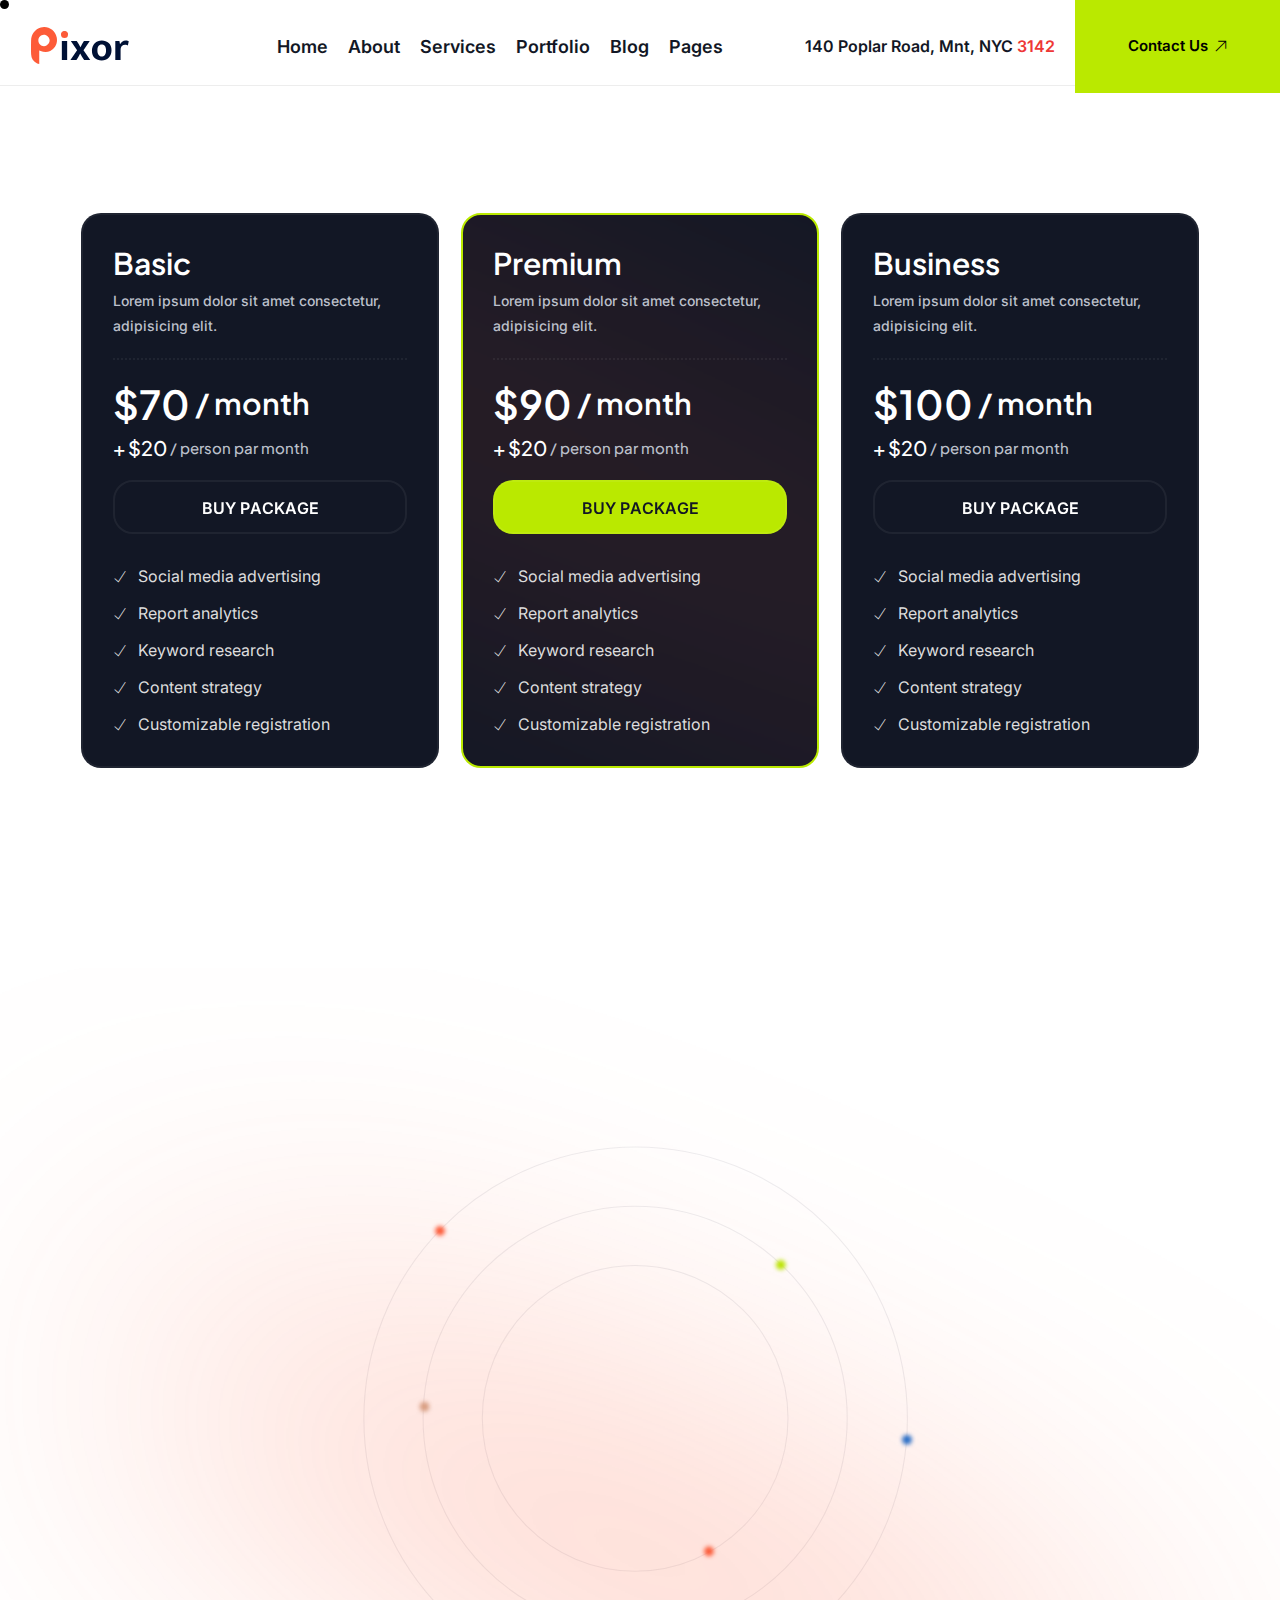
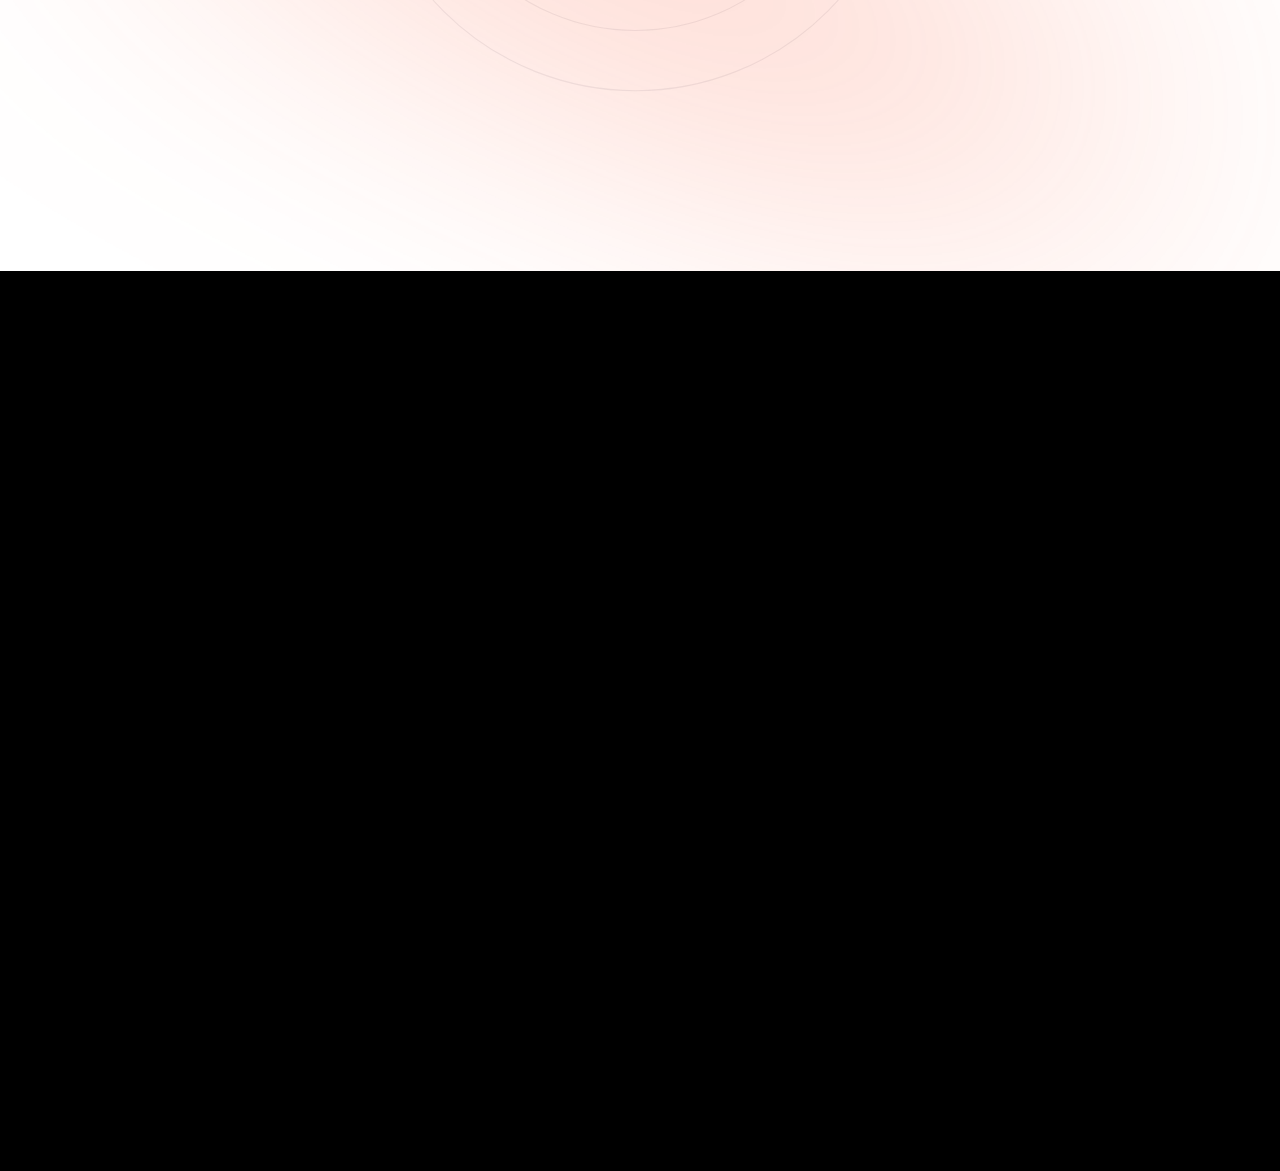
<file: pricing.html>
<!DOCTYPE html>
<html lang="zxx">

<head>
    <meta charset="utf-8">
    <meta http-equiv="X-UA-Compatible" content="IE=edge">
    <meta name="viewport" content="width=device-width, initial-scale=1">
    <meta name="author" content="wpOceans">
    <link rel="shortcut icon" type="image/png" href="assets/images/favicon.png">
    <title>Pixor | Creative Digital Agency Template</title>
    <link href="assets/css/themify-icons.css" rel="stylesheet">
    <link href="assets/css/flaticon.css" rel="stylesheet">
    <link href="assets/css/bootstrap.min.css" rel="stylesheet">
    <link href="assets/css/animate.css" rel="stylesheet">
    <link href="assets/css/owl.carousel.css" rel="stylesheet">
    <link href="assets/css/owl.theme.css" rel="stylesheet">
    <link href="assets/css/slick.css" rel="stylesheet">
    <link href="assets/css/slick-theme.css" rel="stylesheet">
    <link href="assets/css/swiper.min.css" rel="stylesheet">
    <link href="assets/css/owl.transitions.css" rel="stylesheet">
    <link href="assets/css/jquery.fancybox.css" rel="stylesheet">
    <link href="assets/css/odometer-theme-default.css" rel="stylesheet">
    <link href="assets/sass/style.css" rel="stylesheet">
</head>

<body>

    <!-- start page-wrapper -->


    <!-- start preloader -->
    <div class="preloader">
        <div class="vertical-centered-box">
            <div class="content">
                <div class="loader-circle"></div>
                <div class="loader-line-mask">
                    <div class="loader-line"></div>
                </div>
                <img src="assets/images/preloader.png" alt="">
            </div>
        </div>
    </div>
    <!-- end preloader -->

    <!--  cursor style -->
    <div class="cursor"></div>

    <!-- Start header -->
    <header id="header">
        <div class="wpo-site-header wpo-site-header-s4">
            <nav class="navigation navbar navbar-expand-lg navbar-light">
                <div class="container-fluid">
                    <div class="row g-0 align-items-center">
                        <div class="col-lg-1 col-md-3 col-3 d-lg-none dl-block">
                            <div class="mobail-menu">
                                <button type="button" class="navbar-toggler open-btn">
                                    <span class="sr-only">Toggle navigation</span>
                                    <span class="icon-bar first-angle"></span>
                                    <span class="icon-bar middle-angle"></span>
                                    <span class="icon-bar last-angle"></span>
                                </button>
                            </div>
                        </div>
                        <div class="col-lg-2 col-md-5 col-6">
                            <div class="navbar-header">
                                <a class="navbar-brand" href="index.html"><img src="assets/images/logo-2.svg"
                                        alt=""></a>
                            </div>
                        </div>
                        <div class="col-lg-5 col-md-1 col-1">
                            <div id="navbar" class="collapse navbar-collapse navigation-holder">
                                <button class="menu-close"><i class="ti-close"></i></button>
                                <ul class="nav navbar-nav mb-2 mb-lg-0">
                                    <li class="menu-item-has-children">
                                        <a href="#"><span>Home</span></a>
                                        <ul class="sub-menu">
                                            <li><a href="index.html">Creative Agency</a></li>
                                            <li><a href="index-2.html">Business Agency</a></li>
                                            <li><a href="index-3.html">Digital Agency</a></li>
                                        </ul>
                                    </li>
                                    <li><a href="about.html">About </a>
                                    </li>
                                    <li class="menu-item-has-children">
                                        <a href="#">Services </a>
                                        <ul class="sub-menu">
                                            <li><a href="service.html">Service</a></li>
                                            <li><a href="service-single.html">Service Single</a></li>
                                        </ul>
                                    </li>
                                    <li class="menu-item-has-children">
                                        <a href="#">Portfolio </a>
                                        <ul class="sub-menu">
                                            <li><a href="project.html">Portfolio</a></li>
                                            <li><a href="project-single.html">Portfolio Single</a></li>
                                        </ul>
                                    </li>
                                    <li class="menu-item-has-children">
                                        <a href="#">Blog </a>
                                        <ul class="sub-menu">
                                            <li><a href="blog.html">Blog right sidebar</a></li>
                                            <li><a href="blog-left-sidebar.html">Blog left sidebar</a>
                                            </li>
                                            <li><a href="blog-fullwidth.html">Blog fullwidth</a></li>
                                            <li><a href="blog-single.html">Blog details </a>
                                            </li>
                                        </ul>
                                    </li>
                                    <li class="menu-item-has-children">
                                        <a href="#">Pages </a>
                                        <ul class="sub-menu">
                                            <li><a href="team.html">Team</a></li>
                                            <li><a href="team-single.html">Team Single</a></li>
                                            <li><a href="pricing.html">Pricing</a></li>
                                            <li><a href="contact.html">Contact Us</a></li>
                                            <li><a href="404.html">404</a></li>
                                        </ul>
                                    </li>
                                </ul>

                            </div>
                            <!-- end of nav-collapse -->
                        </div>
                        <div class="col-lg-5 col-md-3 col-2">
                            <div class="header-right">
                                <span class="location">140 Poplar Road, Mnt, NYC <span>3142</span></span>
                                <div class="close-form">
                                    <a class="theme-btn" href="contact.html"><span> Contact us</span>
                                        <i class="ti-arrow-top-right"></i></a>
                                </div>
                            </div>
                        </div>
                    </div>
                </div><!-- end of container -->
            </nav>
        </div>
    </header>
    <!-- end of header -->



    <!-- Start Pricing Page -->
    <div class="pricing-page section-padding">
        <div class="container">
            <div class="row">
                <div class="col-xl-4 col-md-6">
                    <div class="pricing-card">
                        <div class="title">
                            <h2>Basic</h2>
                            <p>Lorem ipsum dolor sit amet consectetur, adipisicing elit.</p>
                        </div>
                        <div class="pricing-top">
                            <h2>$70<sub> / month</sub></h2>
                            <h3>+ $20<sub> / person par month</sub></h3>
                        </div>
                        <a href="#" class="theme-btn">
                            <span class="rolling-text">Buy Package</span>
                        </a>
                        <ul>
                            <li>
                                Social media advertising
                            </li>
                            <li>
                                Report analytics
                            </li>
                            <li>
                                Keyword research
                            </li>
                            <li>
                                Content strategy
                            </li>
                            <li>
                                Customizable registration
                            </li>
                        </ul>
                    </div>
                </div>
                <div class="col-xl-4 col-md-6">
                    <div class="pricing-card active">
                        <div class="title">
                            <h2>Premium</h2>
                            <p>Lorem ipsum dolor sit amet consectetur, adipisicing elit.</p>
                        </div>
                        <div class="pricing-top">
                            <h2>$90<sub> / month</sub></h2>
                            <h3>+ $20<sub> / person par month</sub></h3>
                        </div>
                        <a href="#" class="theme-btn">
                            <span class="rolling-text">Buy Package</span>
                        </a>
                        <ul>
                            <li>
                                Social media advertising
                            </li>
                            <li>
                                Report analytics
                            </li>
                            <li>
                                Keyword research
                            </li>
                            <li>
                                Content strategy
                            </li>
                            <li>
                                Customizable registration
                            </li>
                        </ul>
                    </div>
                </div>
                <div class="col-xl-4 col-md-6">
                    <div class="pricing-card">
                        <div class="title">
                            <h2>Business</h2>
                            <p>Lorem ipsum dolor sit amet consectetur, adipisicing elit.</p>
                        </div>
                        <div class="pricing-top">
                            <h2>$100<sub> / month</sub></h2>
                            <h3>+ $20<sub> / person par month</sub></h3>
                        </div>
                        <a href="#" class="theme-btn">
                            <span class="rolling-text">Buy Package</span>
                        </a>
                        <ul>
                            <li>
                                Social media advertising
                            </li>
                            <li>
                                Report analytics
                            </li>
                            <li>
                                Keyword research
                            </li>
                            <li>
                                Content strategy
                            </li>
                            <li>
                                Customizable registration
                            </li>
                        </ul>
                    </div>
                </div>

            </div>
        </div>
    </div>


        <!-- Start marquee -->
        <section class="marquee-section fade_bottom">
            <div class="marquee_container">
                <div class="marquee">
                    <h2><img src="assets/images/stert-2.svg" alt=""> branding</h2>
                    <h2><img src="assets/images/stert-2.svg" alt=""> product design</h2>
                    <h2><img src="assets/images/stert-2.svg" alt=""> digital marketing</h2>
                    <h2><img src="assets/images/stert-2.svg" alt=""> product design</h2>
                    <h2><img src="assets/images/stert-2.svg" alt=""> art direction</h2>
                    <h2><img src="assets/images/stert-2.svg" alt=""> motion graphics</h2>

                </div>
                <div class="marquee">
                    <h2><img src="assets/images/stert-2.svg" alt=""> strategy</h2>
                    <h2><img src="assets/images/stert-2.svg" alt=""> product design</h2>
                    <h2><img src="assets/images/stert-2.svg" alt=""> digital marketing</h2>
                    <h2><img src="assets/images/stert-2.svg" alt=""> product design</h2>
                    <h2><img src="assets/images/stert-2.svg" alt=""> art direction</h2>
                    <h2><img src="assets/images/stert-2.svg" alt=""> development</h2>
                </div>
            </div>
        </section>

    <!-- Start project-title -->
    <section class="project-title section-padding ">
        <div class="container">
            <div class="title">
                <h2 class="splittext-line"><span>Have a</span> project <span>in mind?</span></h2>
                <div class="circel-shape">
                    <img src="assets/images/circel.svg" alt="">
                </div>

                 <div class="fade_bottom">
                     <a href="contact.html"> <span class="rolling-text">Let’s Work Together</span>
                         <i class="ti-arrow-top-right"></i></a>
                 </div>
                <div class="bg-shape">
                    <svg width="1746" height="1177" viewBox="0 0 1746 1177" fill="none">
                        <g filter="url(#filter0_f_1_327)">
                            <ellipse cx="872.831" cy="588.902" rx="567.536" ry="85.0932"
                                transform="rotate(23.3308 872.831 588.902)" fill="#FD5B38" fill-opacity="0.47" />
                        </g>
                        <defs>
                            <filter id="filter0_f_1_327" x="0.592957" y="0.876709" width="1744.48" height="1176.05"
                                filterUnits="userSpaceOnUse" color-interpolation-filters="sRGB">
                                <feFlood flood-opacity="0" result="BackgroundImageFix" />
                                <feBlend mode="normal" in="SourceGraphic" in2="BackgroundImageFix" result="shape" />
                                <feGaussianBlur stdDeviation="175" result="effect1_foregroundBlur_1_327" />
                            </filter>
                        </defs>
                    </svg>
                </div>
            </div>
        </div>
    </section>


    <!-- Start footer -->
    <footer class="footer-section section-padding pb-0">
        <div class="footer-topbar">
            <div class="container">
                <div class="wraper splittext-line">
                    <h2>Let’s <span>Work</span></h2>
                    <div class="topbar-button">
                        <div>
                            <a href="contact.html" class="theme-btn"> <span class="rolling-text">Contact
                                    us</span> <i class="ti-arrow-top-right"></i></a>
                        </div>
                        <div>
                            <h2>Together!</h2>
                        </div>
                    </div>
                </div>
            </div>
        </div>
        <div class="container">
            <div class="footer">
                <div class="item fade_bottom">
                    <h2 class="title">services</h2>
                    <ul>
                        <li><a href="service-single.html">Web Design</a></li>
                        <li><a href="service-single.html">Video Production</a></li>
                        <li><a href="service-single.html">Digital Marketing</a></li>
                        <li><a href="service-single.html">Web Development</a></li>
                        <li><a href="service-single.html">UI/UX Design</a></li>
                    </ul>
                    <div class="shape">
                        <img src="assets/images/stert.svg" alt="">
                    </div>
                </div>
                <div class="item fade_bottom">
                    <h2 class="title">Information</h2>
                    <ul>
                        <li><a href="service-single.html">About Company</a></li>
                        <li><a href="service-single.html">Case Study</a></li>
                        <li><a href="service-single.html">Our Careers</a></li>
                        <li><a href="service-single.html">Our Blogs</a></li>
                        <li><a href="service-single.html">Contact Us</a></li>
                    </ul>
                </div>
                <div class="item widget-contact fade_bottom">
                    <h2 class="title">ADDRESS</h2>
                    <h3>5919 TrussvilleCrossings Pkwy, Birmingham</h3>
                    <h4>+2 456 (343) 24 45</h4>
                    <ul class="widget-social">
                        <li><a href="#"><i class="ti-facebook"></i></a></li>
                        <li><a href="#"><i class="ti-twitter-alt"></i></a></li>
                        <li><a href="#"><i class="ti-instagram"></i></a></li>
                        <li><a href="#"><i class="ti-linkedin"></i></a></li>
                        <li><a href="#"><i class="ti-pinterest"></i></a></li>
                    </ul>
                </div>

            </div>
        </div>
        <div class="footer-lower fade_bottom">
            <div class="container">
                <div class="row align-items-center">
                    <div class="col-lg-2 col-md-2 col-12">
                        <a href="index.html" class="logo">
                            <img src="assets/images/logo.svg" alt="">
                        </a>
                    </div>
                    <div class="col-lg-10 col-md-10 col-12">
                        <div class="footer-nav-list">
                            <ul>
                                <li><a href="#">Home <i class="ti-arrow-top-right"></i></a></li>
                                <li><a href="#">About <i class="ti-arrow-top-right"></i></a></li>
                                <li><a href="#">Services <i class="ti-arrow-top-right"></i></a></li>
                                <li><a href="#">Projects <i class="ti-arrow-top-right"></i></a></li>
                                <li><a href="#">Blog <i class="ti-arrow-top-right"></i></a></li>
                            </ul>
                        </div>
                    </div>
                </div>
            </div>
        </div>
    </footer>


    <!-- end of page-wrapper -->

    <!-- All JavaScript files
    ================================================== -->
    <script src="assets/js/jquery.min.js"></script>
    <script src="assets/js/bootstrap.bundle.min.js"></script>
    <!-- Plugins for this template -->
    <script src="assets/js/jquery-plugin-collection.js"></script>
    <script src="assets/js/gsap.js"></script>
    <script src="assets/js/gsap-scroll-smoother.js"></script>
    <script src="assets/js/SmoothScroll.js"></script>
    <script src="assets/js/gsap-scroll-trigger.js"></script>
    <script src="assets/js/gsap-split-text.js"></script>
    <script src="assets/js/simpleParallax.js"></script>
    <!-- Custom script for this template -->
    <script src="assets/js/script.js"></script>
    <script src="assets/js/gsap-script.js"></script>
</body>

</html>
</file>
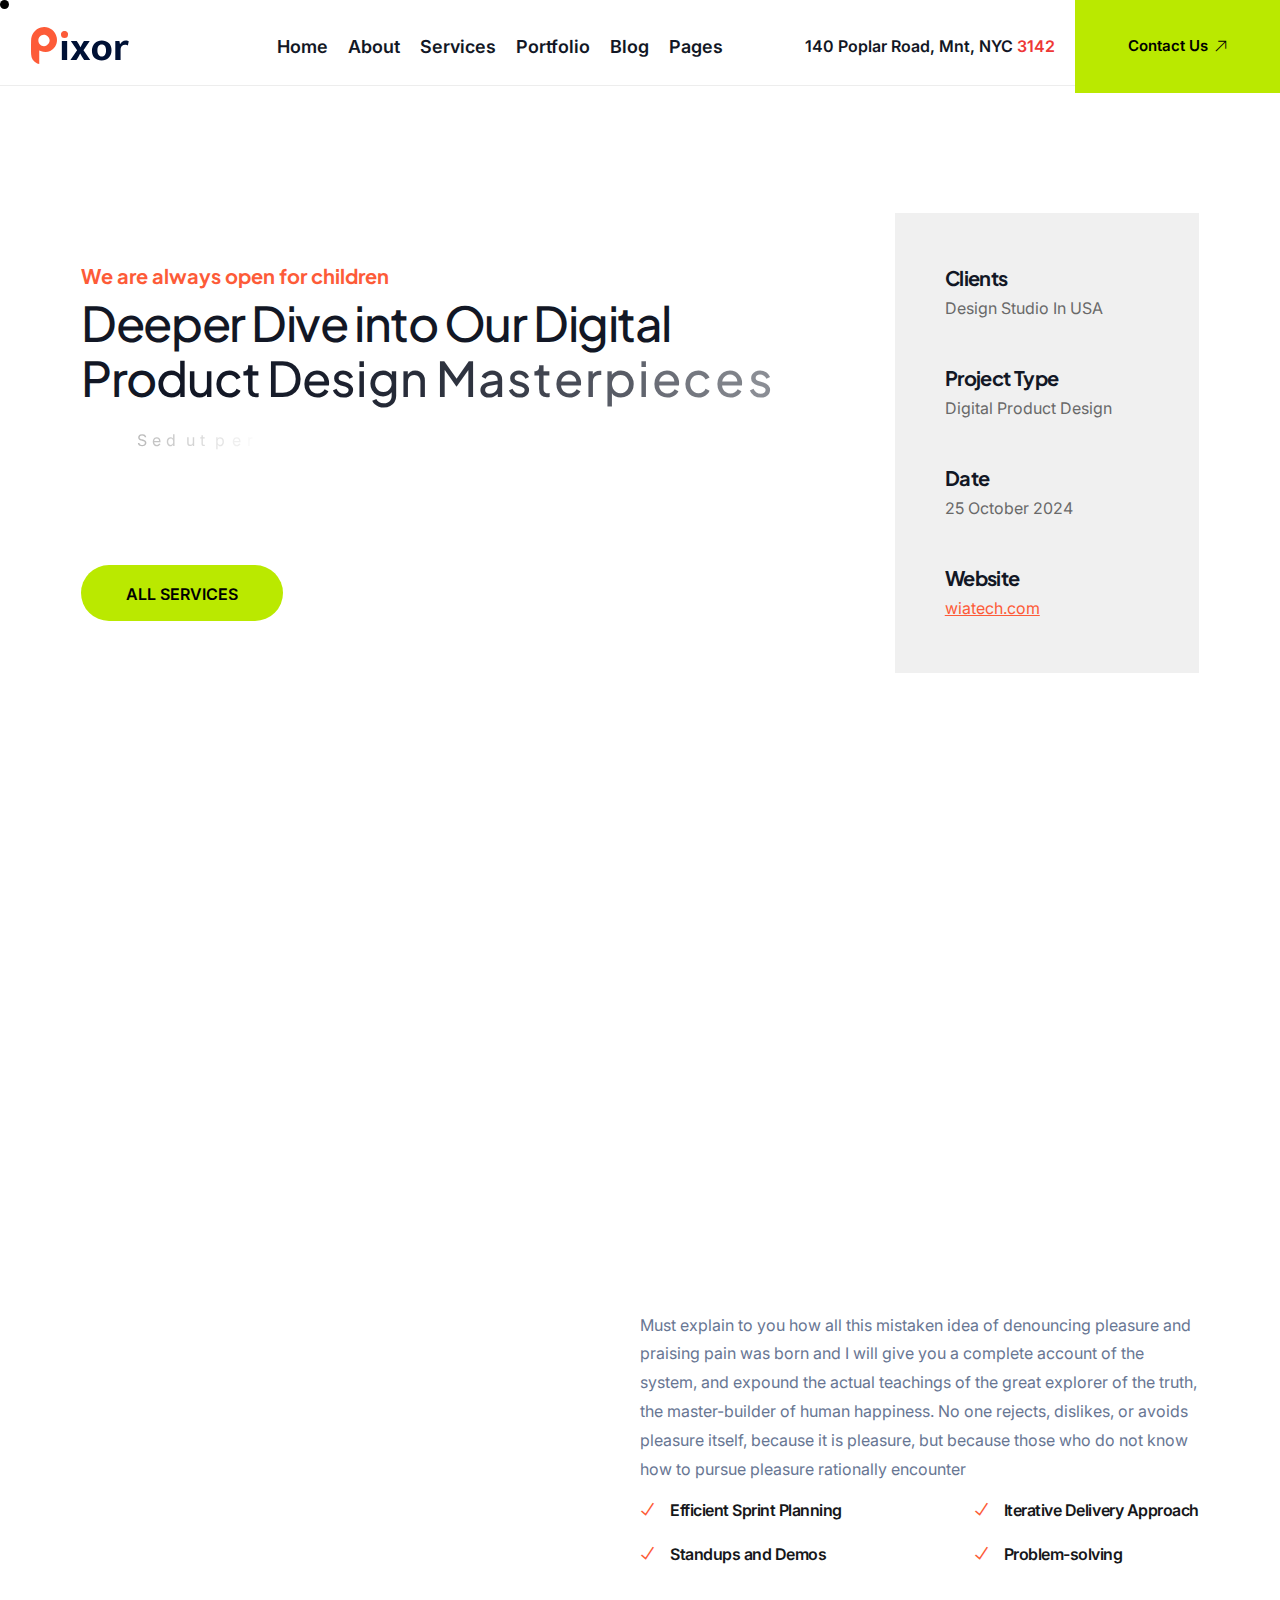
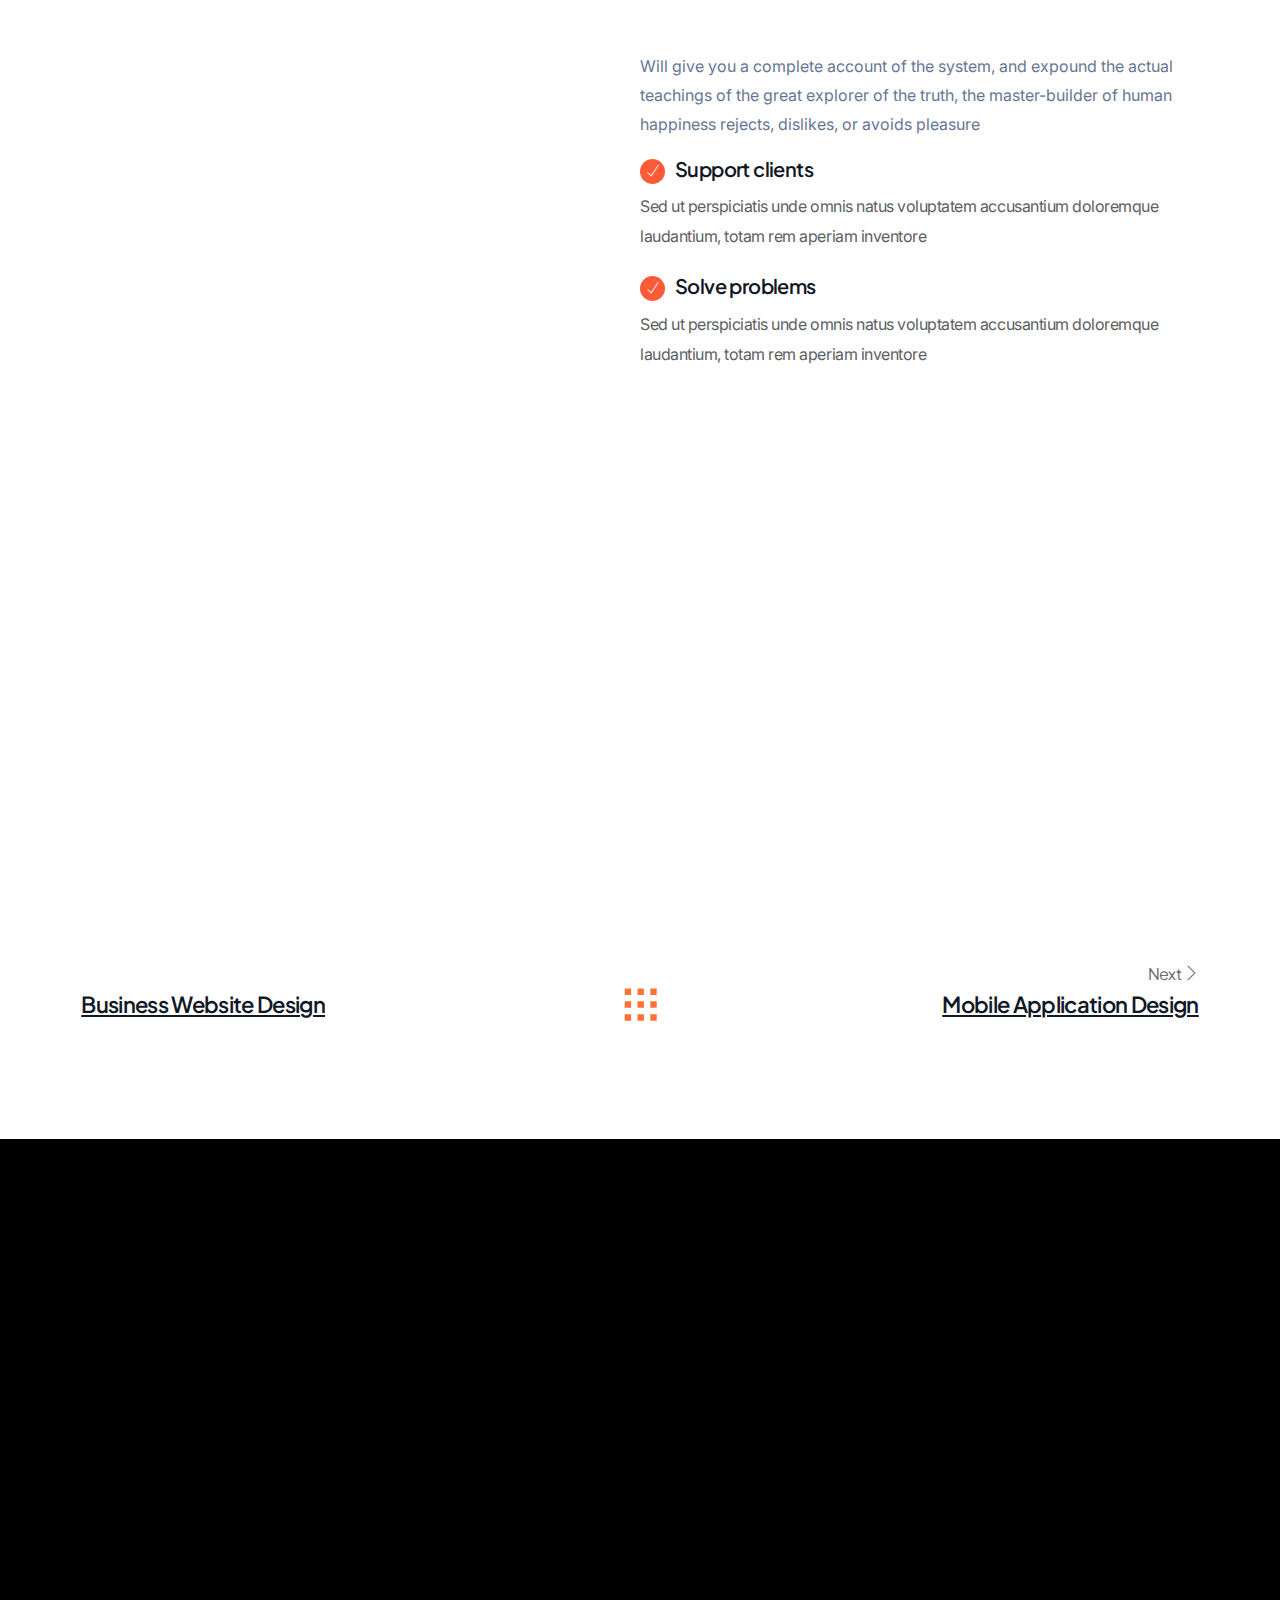
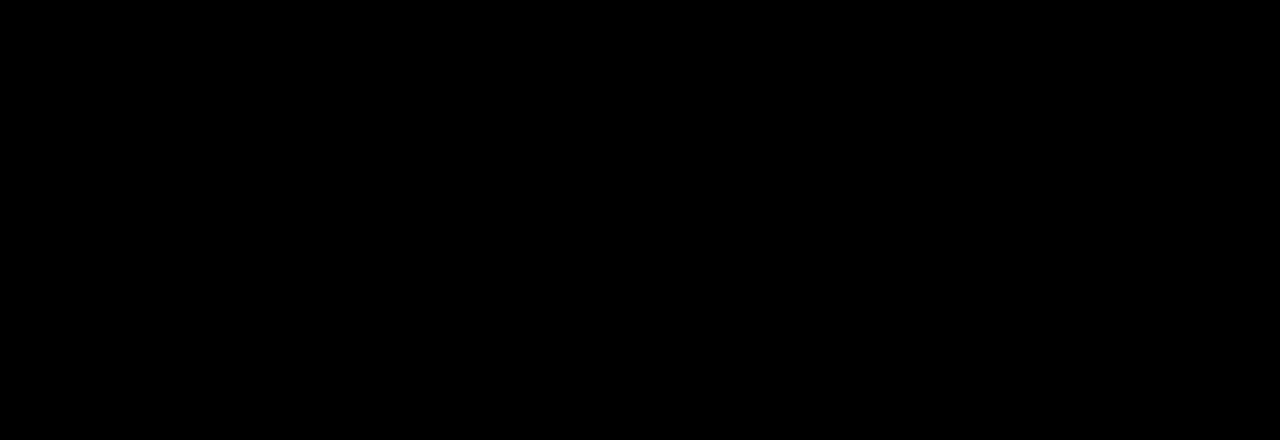
<file: project-single.html>
<!DOCTYPE html>
<html lang="zxx">

<head>
    <meta charset="utf-8">
    <meta http-equiv="X-UA-Compatible" content="IE=edge">
    <meta name="viewport" content="width=device-width, initial-scale=1">
    <meta name="author" content="wpOceans">
    <link rel="shortcut icon" type="image/png" href="assets/images/favicon.png">
    <title>Pixor | Creative Digital Agency Template</title>
    <link href="assets/css/themify-icons.css" rel="stylesheet">
    <link href="assets/css/flaticon.css" rel="stylesheet">
    <link href="assets/css/bootstrap.min.css" rel="stylesheet">
    <link href="assets/css/animate.css" rel="stylesheet">
    <link href="assets/css/owl.carousel.css" rel="stylesheet">
    <link href="assets/css/owl.theme.css" rel="stylesheet">
    <link href="assets/css/slick.css" rel="stylesheet">
    <link href="assets/css/slick-theme.css" rel="stylesheet">
    <link href="assets/css/swiper.min.css" rel="stylesheet">
    <link href="assets/css/owl.transitions.css" rel="stylesheet">
    <link href="assets/css/jquery.fancybox.css" rel="stylesheet">
    <link href="assets/css/odometer-theme-default.css" rel="stylesheet">
    <link href="assets/sass/style.css" rel="stylesheet">
</head>

<body>

    <!-- start page-wrapper -->


    <!-- start preloader -->
    <div class="preloader">
        <div class="vertical-centered-box">
            <div class="content">
                <div class="loader-circle"></div>
                <div class="loader-line-mask">
                    <div class="loader-line"></div>
                </div>
                <img src="assets/images/preloader.png" alt="">
            </div>
        </div>
    </div>
    <!-- end preloader -->

    <!--  cursor style -->
    <div class="cursor"></div>

    <!-- Start header -->
    <header id="header">
        <div class="wpo-site-header wpo-site-header-s4">
            <nav class="navigation navbar navbar-expand-lg navbar-light">
                <div class="container-fluid">
                    <div class="row g-0 align-items-center">
                        <div class="col-lg-1 col-md-3 col-3 d-lg-none dl-block">
                            <div class="mobail-menu">
                                <button type="button" class="navbar-toggler open-btn">
                                    <span class="sr-only">Toggle navigation</span>
                                    <span class="icon-bar first-angle"></span>
                                    <span class="icon-bar middle-angle"></span>
                                    <span class="icon-bar last-angle"></span>
                                </button>
                            </div>
                        </div>
                        <div class="col-lg-2 col-md-5 col-6">
                            <div class="navbar-header">
                                <a class="navbar-brand" href="index.html"><img src="assets/images/logo-2.svg"
                                        alt=""></a>
                            </div>
                        </div>
                        <div class="col-lg-5 col-md-1 col-1">
                            <div id="navbar" class="collapse navbar-collapse navigation-holder">
                                <button class="menu-close"><i class="ti-close"></i></button>
                                <ul class="nav navbar-nav mb-2 mb-lg-0">
                                    <li class="menu-item-has-children">
                                        <a href="#"><span>Home</span></a>
                                        <ul class="sub-menu">
                                            <li><a href="index.html">Creative Agency</a></li>
                                            <li><a href="index-2.html">Business Agency</a></li>
                                            <li><a href="index-3.html">Digital Agency</a></li>
                                        </ul>
                                    </li>
                                    <li><a href="about.html">About </a>
                                    </li>
                                    <li class="menu-item-has-children">
                                        <a href="#">Services </a>
                                        <ul class="sub-menu">
                                            <li><a href="service.html">Service</a></li>
                                            <li><a href="service-single.html">Service Single</a></li>
                                        </ul>
                                    </li>
                                    <li class="menu-item-has-children">
                                        <a href="#">Portfolio </a>
                                        <ul class="sub-menu">
                                            <li><a href="project.html">Portfolio</a></li>
                                            <li><a href="project-single.html">Portfolio Single</a></li>
                                        </ul>
                                    </li>
                                    <li class="menu-item-has-children">
                                        <a href="#">Blog </a>
                                        <ul class="sub-menu">
                                            <li><a href="blog.html">Blog right sidebar</a></li>
                                            <li><a href="blog-left-sidebar.html">Blog left sidebar</a>
                                            </li>
                                            <li><a href="blog-fullwidth.html">Blog fullwidth</a></li>
                                            <li><a href="blog-single.html">Blog details </a>
                                            </li>
                                        </ul>
                                    </li>
                                    <li class="menu-item-has-children">
                                        <a href="#">Pages </a>
                                         <ul class="sub-menu">
                                            <li><a href="team.html">Team</a></li>
                                            <li><a href="team-single.html">Team Single</a></li>
                                            <li><a href="pricing.html">Pricing</a></li>
                                            <li><a href="contact.html">Contact Us</a></li>
                                            <li><a href="404.html">404</a></li>
                                        </ul>
                                    </li>
                                </ul>

                            </div>
                            <!-- end of nav-collapse -->
                        </div>
                        <div class="col-lg-5 col-md-3 col-2">
                            <div class="header-right">
                                <span class="location">140 Poplar Road, Mnt, NYC <span>3142</span></span>
                                <div class="close-form">
                                    <a class="theme-btn" href="contact.html"><span> Contact us</span>
                                        <i class="ti-arrow-top-right"></i></a>
                                </div>
                            </div>
                        </div>
                    </div>
                </div><!-- end of container -->
            </nav>
        </div>
    </header>
    <!-- end of header -->





    <!--start of project-single-page -->
    <section class="project-single-page section-padding">
        <div class="container">
            <div class="project-wrap">
                <div class="project-top-info">
                    <div class="row align-items-center">
                        <div class="col-lg-8 col-12">
                            <div class="section-title poort-text poort-in-right">
                                <h2>We are always open for children</h2>
                                <h3>Deeper Dive into Our Digital
                                    Product Design Masterpieces</h3>
                                <p>Sed ut perspiciatis unde omniste natus voluptatem accusantiume rem
                                    aperia eaque
                                    ipsa
                                    quae abillo inventore veritatis quasi architecto beatae vitae dicta
                                    sunt
                                    explicabo. Nemo enim
                                    epsam voluptatem quia voluptas aspernatur odites sed quia
                                    consequunture</p>
                            </div>
                            <a href="service.html" class="theme-btn"> <span class="rolling-text">All
                                    Services</span></a>
                        </div>
                        <div class="col-lg-4 col-12">
                            <div class="project-info">
                                <ul>
                                    <li>
                                        <h3>Clients</h3>
                                        <span>Design Studio In USA </span>
                                    </li>
                                    <li>
                                        <h3>Project Type</h3>
                                        <span>Digital Product Design</span>
                                    </li>
                                    <li>
                                        <h3>Date</h3>
                                        <span>25 October 2024 </span>
                                    </li>
                                    <li>
                                        <h3>Website</h3>
                                        <span> <a href="#">wiatech.com</a></span>
                                    </li>
                                </ul>
                            </div>
                        </div>
                    </div>
                    <div class="image-gallery">
                        <ul>
                            <li class="new_img-animet" data-speed="0.8"><img src="assets/images/project-details/01.jpg"
                                    alt=""></li>
                            <li class="new_img-animet" data-speed="0.8"><img src="assets/images/project-details/02.jpg"
                                    alt=""></li>
                        </ul>
                    </div>
                    <div class="info-content">
                        <div class="info-item">
                            <div class="left">
                                <h2 class="poort-text poort-in-right">Interesting facts in
                                    Development</h2>
                            </div>
                            <div class="right">
                                <p>Must explain to you how all this mistaken idea of denouncing pleasure
                                    and
                                    praising
                                    pain was born and I will give you a complete account of the system,
                                    and expound
                                    the
                                    actual teachings of the great explorer of the truth, the
                                    master-builder of human
                                    happiness. No one rejects, dislikes, or avoids pleasure itself,
                                    because it is
                                    pleasure, but because those who do not know how to pursue pleasure
                                    rationally
                                    encounter</p>
                                <div class="item">
                                    <ul>
                                        <li>Efficient Sprint Planning</li>
                                        <li>Standups and Demos</li>
                                    </ul>
                                    <ul>
                                        <li>Iterative Delivery Approach</li>
                                        <li>Problem-solving</li>
                                    </ul>
                                </div>
                            </div>
                        </div>
                        <div class="info-item">
                            <div class="left">
                                <h2 class="poort-text poort-in-right">The Results of
                                    Our Project</h2>
                            </div>
                            <div class="right s2">
                                <p>Will give you a complete account of the system, and expound the
                                    actual teachings
                                    of the great explorer of the truth, the master-builder of human
                                    happiness
                                    rejects, dislikes, or avoids pleasure </p>
                                <div class="item">
                                    <ul>
                                        <li>
                                            <h3><i class="ti-check"></i>Support clients</h3>
                                            <span>Sed ut perspiciatis unde omnis natus voluptatem
                                                accusantium
                                                doloremque laudantium, totam rem aperiam
                                                inventore</span>
                                        </li>
                                        <li>
                                            <h3><i class="ti-check"></i>Solve problems</h3>
                                            <span>Sed ut perspiciatis unde omnis natus voluptatem
                                                accusantium
                                                doloremque laudantium, totam rem aperiam
                                                inventore</span>
                                        </li>
                                    </ul>
                                </div>
                            </div>
                        </div>
                    </div>
                    <div class="p-img">
                        <div class="row">
                            <div class="col-lg-6 col-md-6 col-12 new_img-animet" data-speed="0.8">
                                <img src="assets/images/project-details/03.jpg" alt="">
                            </div>
                            <div class="col-lg-6 col-md-6 col-12  new_img-animet" data-speed="0.8">
                                <img src="assets/images/project-details/04.jpg" alt="">
                            </div>
                        </div>
                    </div>
                    <div class="page-chang">
                        <div class="previous-post post">
                            <a href="#">Business Website Design</a>
                        </div>
                        <button class="post-btn">
                            <svg width="33" height="33" viewBox="0 0 33 33" fill="none">
                                <path fill-rule="evenodd" clip-rule="evenodd"
                                    d="M0.68457 0.444336H7.0903V6.88878H0.68457V0.444336ZM0.68457 13.3333H7.0903V19.7777H0.68457V13.3333ZM7.0903 26.2221H0.68457V32.6665H7.0903V26.2221ZM13.4959 0.444336H19.9016V6.88878H13.4959V0.444336ZM19.9016 13.3333H13.4959V19.7777H19.9016V13.3333ZM13.4959 26.2221H19.9016V32.6665H13.4959V26.2221ZM32.7133 0.444336H26.3076V6.88878H32.7133V0.444336ZM26.3076 13.3333H32.7133V19.7777H26.3076V13.3333ZM32.7133 26.2221H26.3076V32.6665H32.7133V26.2221Z"
                                    fill="#FF7236" />
                            </svg>
                        </button>
                        <div class="next-post post">
                            <a href="#" class="next">Next <i class="ti-angle-right"></i></a>
                            <a href="#">Mobile Application Design</a>
                        </div>
                    </div>
                </div>
            </div>
        </div>
    </section>
    <!--end of project-single-page -->

    <!-- Start footer -->
    <footer class="footer-section section-padding pb-0">
        <div class="footer-topbar">
            <div class="container">
                <div class="wraper splittext-line">
                    <h2>Let’s <span>Work</span></h2>
                    <div class="topbar-button">
                        <div>
                            <a href="contact.html" class="theme-btn"> <span class="rolling-text">Contact
                                    us</span> <i class="ti-arrow-top-right"></i></a>
                        </div>
                        <div>
                            <h2>Together!</h2>
                        </div>
                    </div>
                </div>
            </div>
        </div>
        <div class="container">
            <div class="footer">
                <div class="item fade_bottom">
                    <h2 class="title">services</h2>
                    <ul>
                        <li><a href="service-single.html">Web Design</a></li>
                        <li><a href="service-single.html">Video Production</a></li>
                        <li><a href="service-single.html">Digital Marketing</a></li>
                        <li><a href="service-single.html">Web Development</a></li>
                        <li><a href="service-single.html">UI/UX Design</a></li>
                    </ul>
                    <div class="shape">
                        <img src="assets/images/stert.svg" alt="">
                    </div>
                </div>
                <div class="item fade_bottom">
                    <h2 class="title">Information</h2>
                    <ul>
                        <li><a href="service-single.html">About Company</a></li>
                        <li><a href="service-single.html">Case Study</a></li>
                        <li><a href="service-single.html">Our Careers</a></li>
                        <li><a href="service-single.html">Our Blogs</a></li>
                        <li><a href="service-single.html">Contact Us</a></li>
                    </ul>
                </div>
                <div class="item widget-contact fade_bottom">
                    <h2 class="title">ADDRESS</h2>
                    <h3>5919 TrussvilleCrossings Pkwy, Birmingham</h3>
                    <h4>+2 456 (343) 24 45</h4>
                    <ul class="widget-social">
                        <li><a href="#"><i class="ti-facebook"></i></a></li>
                        <li><a href="#"><i class="ti-twitter-alt"></i></a></li>
                        <li><a href="#"><i class="ti-instagram"></i></a></li>
                        <li><a href="#"><i class="ti-linkedin"></i></a></li>
                        <li><a href="#"><i class="ti-pinterest"></i></a></li>
                    </ul>
                </div>

            </div>
        </div>
        <div class="footer-lower fade_bottom">
            <div class="container">
                <div class="row align-items-center">
                    <div class="col-lg-2 col-md-2 col-12">
                        <a href="index.html" class="logo">
                            <img src="assets/images/logo.svg" alt="">
                        </a>
                    </div>
                    <div class="col-lg-10 col-md-10 col-12">
                        <div class="footer-nav-list">
                            <ul>
                                <li><a href="#">Home <i class="ti-arrow-top-right"></i></a></li>
                                <li><a href="#">About <i class="ti-arrow-top-right"></i></a></li>
                                <li><a href="#">Services <i class="ti-arrow-top-right"></i></a></li>
                                <li><a href="#">Projects <i class="ti-arrow-top-right"></i></a></li>
                                <li><a href="#">Blog <i class="ti-arrow-top-right"></i></a></li>
                            </ul>
                        </div>
                    </div>
                </div>
            </div>
        </div>
    </footer>



    <!-- end of page-wrapper -->

    <!-- All JavaScript files
    ================================================== -->
    <script src="assets/js/jquery.min.js"></script>
    <script src="assets/js/bootstrap.bundle.min.js"></script>
    <!-- Plugins for this template -->
    <script src="assets/js/jquery-plugin-collection.js"></script>
    <script src="assets/js/gsap.js"></script>
    <script src="assets/js/gsap-scroll-smoother.js"></script>
    <script src="assets/js/SmoothScroll.js"></script>
    <script src="assets/js/gsap-scroll-trigger.js"></script>
    <script src="assets/js/gsap-split-text.js"></script>
    <script src="assets/js/simpleParallax.js"></script>
    <!-- Custom script for this template -->
    <script src="assets/js/script.js"></script>
    <script src="assets/js/gsap-script.js"></script>
</body>

</html>
</file>
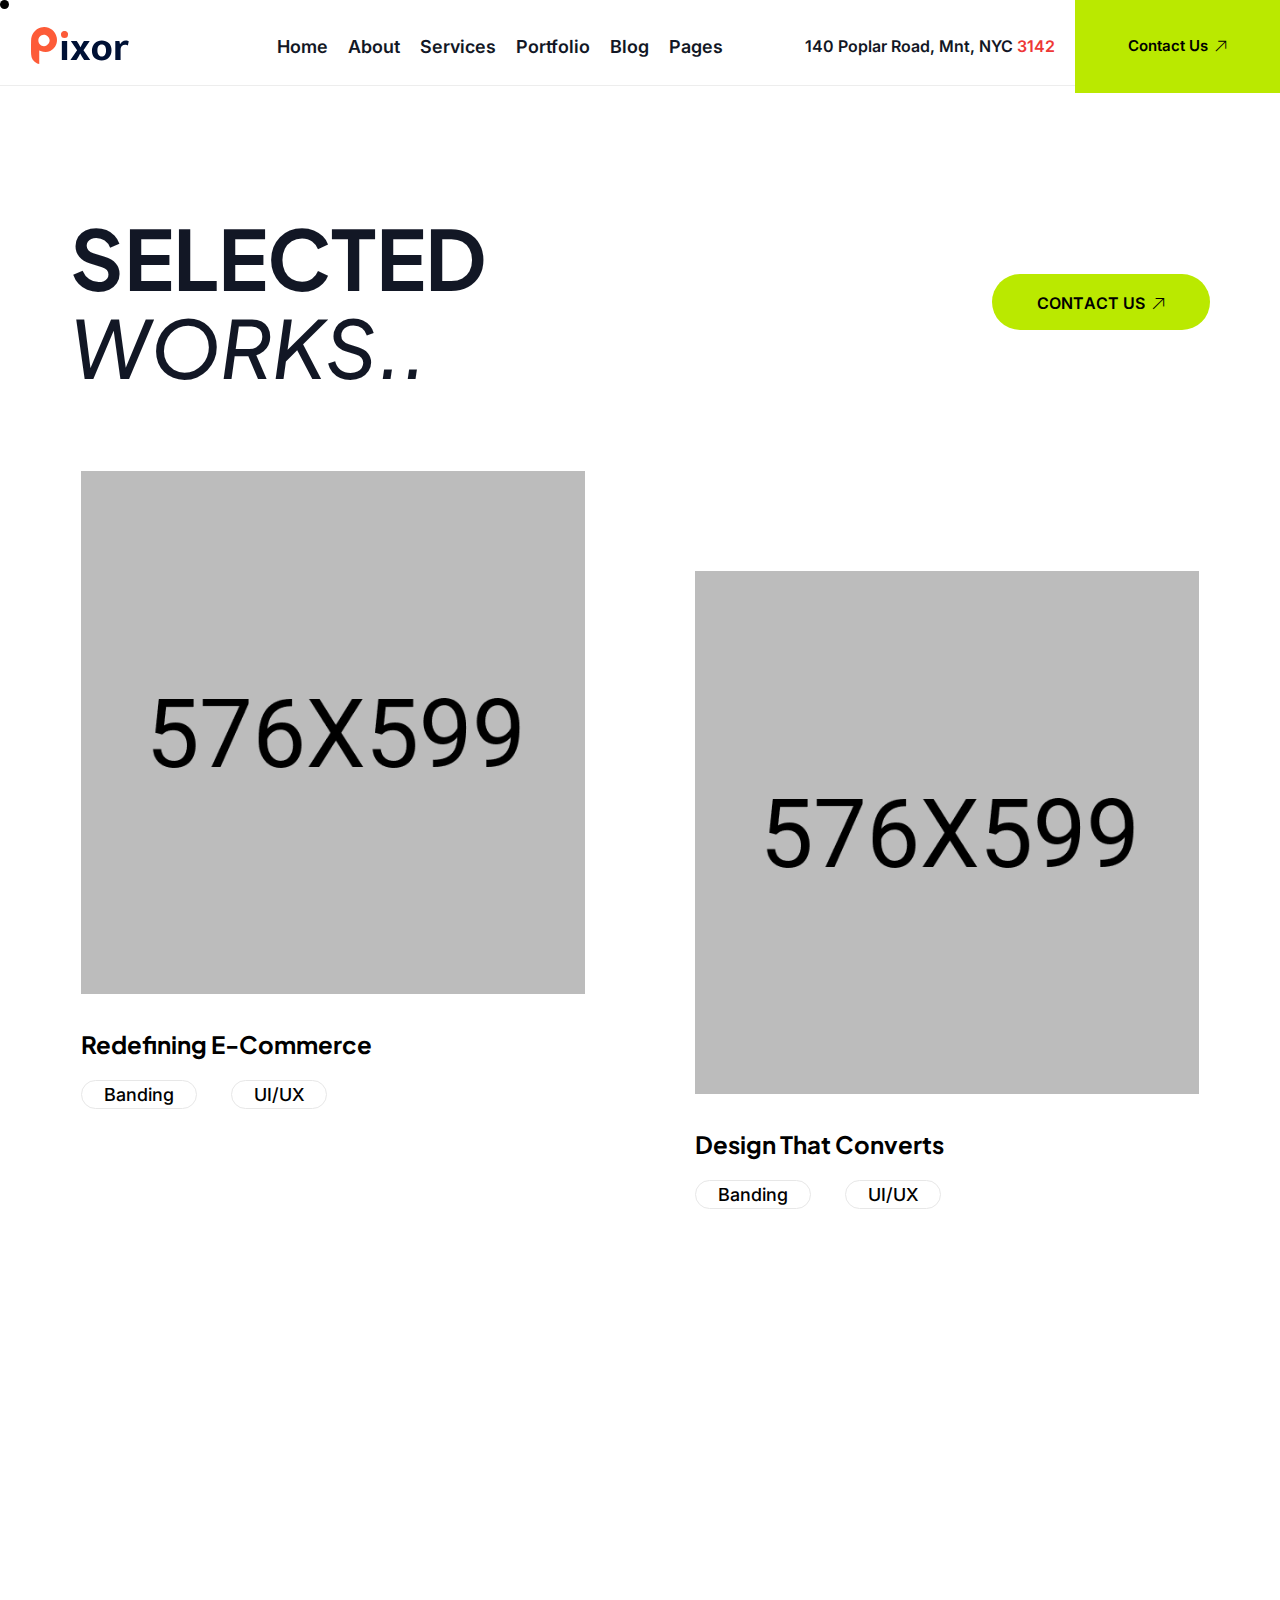
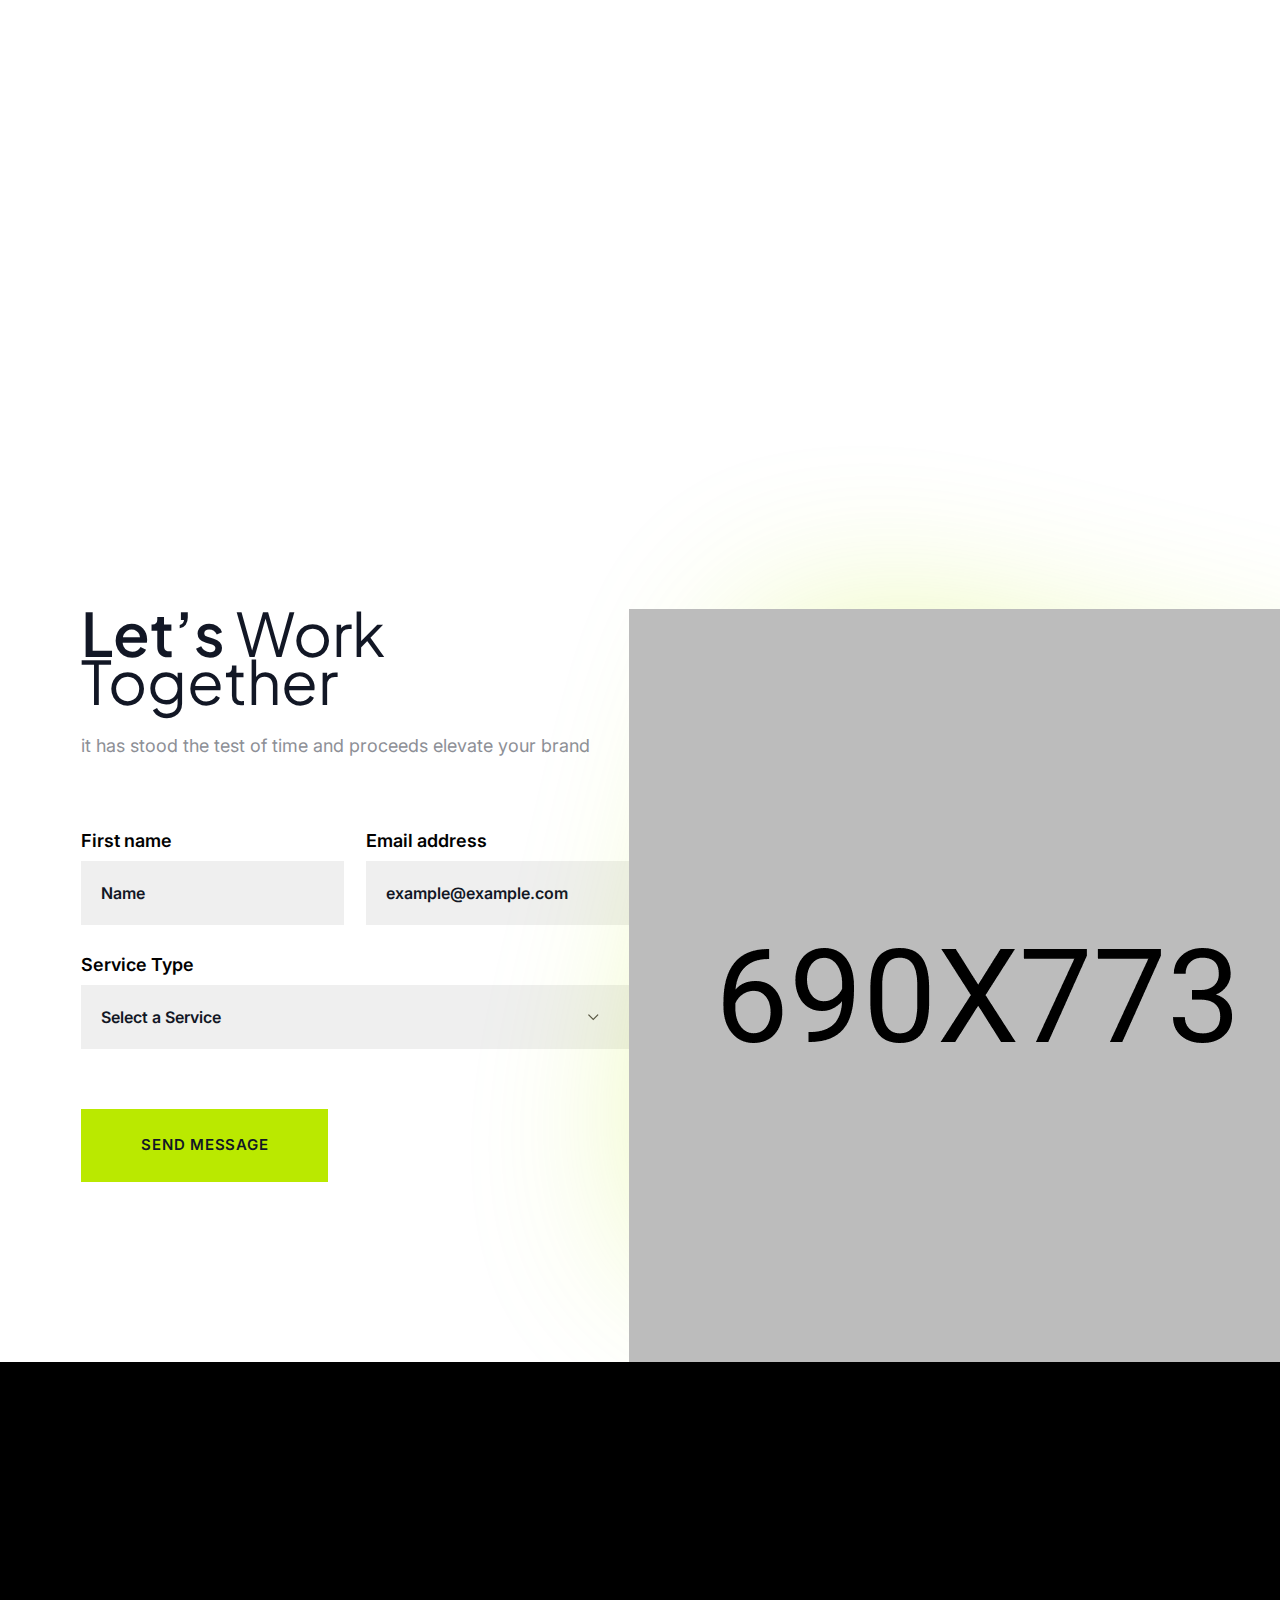
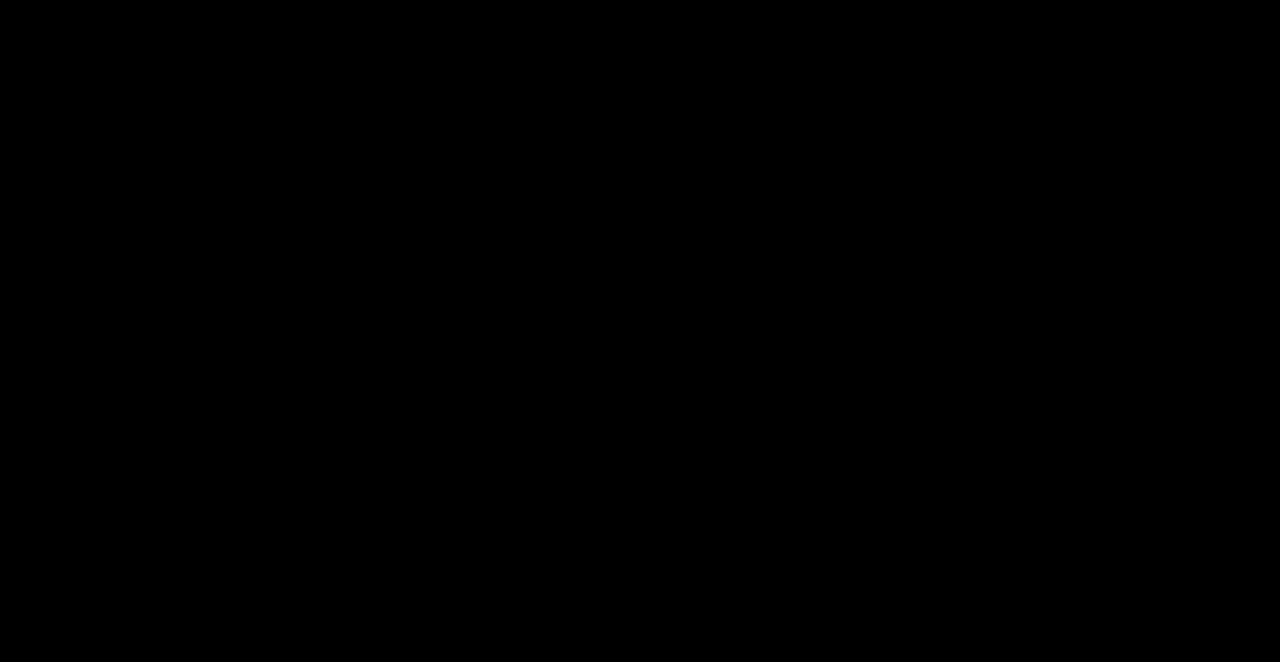
<file: project.html>
<!DOCTYPE html>
<html lang="zxx">

<head>
    <meta charset="utf-8">
    <meta http-equiv="X-UA-Compatible" content="IE=edge">
    <meta name="viewport" content="width=device-width, initial-scale=1">
    <meta name="author" content="wpOceans">
    <link rel="shortcut icon" type="image/png" href="assets/images/favicon.png">
    <title>Pixor | Creative Digital Agency Template</title>
    <link href="assets/css/themify-icons.css" rel="stylesheet">
    <link href="assets/css/flaticon.css" rel="stylesheet">
    <link href="assets/css/bootstrap.min.css" rel="stylesheet">
    <link href="assets/css/animate.css" rel="stylesheet">
    <link href="assets/css/owl.carousel.css" rel="stylesheet">
    <link href="assets/css/owl.theme.css" rel="stylesheet">
    <link href="assets/css/slick.css" rel="stylesheet">
    <link href="assets/css/slick-theme.css" rel="stylesheet">
    <link href="assets/css/swiper.min.css" rel="stylesheet">
    <link href="assets/css/owl.transitions.css" rel="stylesheet">
    <link href="assets/css/jquery.fancybox.css" rel="stylesheet">
    <link href="assets/css/odometer-theme-default.css" rel="stylesheet">
    <link href="assets/sass/style.css" rel="stylesheet">
</head>

<body>

    <!-- start page-wrapper -->


    <!-- start preloader -->
    <div class="preloader">
        <div class="vertical-centered-box">
            <div class="content">
                <div class="loader-circle"></div>
                <div class="loader-line-mask">
                    <div class="loader-line"></div>
                </div>
                <img src="assets/images/preloader.png" alt="">
            </div>
        </div>
    </div>
    <!-- end preloader -->

    <!--  cursor style -->
    <div class="cursor"></div>

    <!-- Start header -->
    <header id="header">
        <div class="wpo-site-header wpo-site-header-s4">
            <nav class="navigation navbar navbar-expand-lg navbar-light">
                <div class="container-fluid">
                    <div class="row g-0 align-items-center">
                        <div class="col-lg-1 col-md-3 col-3 d-lg-none dl-block">
                            <div class="mobail-menu">
                                <button type="button" class="navbar-toggler open-btn">
                                    <span class="sr-only">Toggle navigation</span>
                                    <span class="icon-bar first-angle"></span>
                                    <span class="icon-bar middle-angle"></span>
                                    <span class="icon-bar last-angle"></span>
                                </button>
                            </div>
                        </div>
                        <div class="col-lg-2 col-md-5 col-6">
                            <div class="navbar-header">
                                <a class="navbar-brand" href="index.html"><img src="assets/images/logo-2.svg"
                                        alt=""></a>
                            </div>
                        </div>
                        <div class="col-lg-5 col-md-1 col-1">
                            <div id="navbar" class="collapse navbar-collapse navigation-holder">
                                <button class="menu-close"><i class="ti-close"></i></button>
                                <ul class="nav navbar-nav mb-2 mb-lg-0">
                                    <li class="menu-item-has-children">
                                        <a href="#"><span>Home</span></a>
                                        <ul class="sub-menu">
                                            <li><a href="index.html">Creative Agency</a></li>
                                            <li><a href="index-2.html">Business Agency</a></li>
                                            <li><a href="index-3.html">Digital Agency</a></li>
                                        </ul>
                                    </li>
                                    <li><a href="about.html">About </a>
                                    </li>
                                    <li class="menu-item-has-children">
                                        <a href="#">Services </a>
                                        <ul class="sub-menu">
                                            <li><a href="service.html">Service</a></li>
                                            <li><a href="service-single.html">Service Single</a></li>
                                        </ul>
                                    </li>
                                    <li class="menu-item-has-children">
                                        <a href="#">Portfolio </a>
                                        <ul class="sub-menu">
                                            <li><a href="project.html">Portfolio</a></li>
                                            <li><a href="project-single.html">Portfolio Single</a></li>
                                        </ul>
                                    </li>
                                    <li class="menu-item-has-children">
                                        <a href="#">Blog </a>
                                        <ul class="sub-menu">
                                            <li><a href="blog.html">Blog right sidebar</a></li>
                                            <li><a href="blog-left-sidebar.html">Blog left sidebar</a>
                                            </li>
                                            <li><a href="blog-fullwidth.html">Blog fullwidth</a></li>
                                            <li><a href="blog-single.html">Blog details </a>
                                            </li>
                                        </ul>
                                    </li>
                                    <li class="menu-item-has-children">
                                        <a href="#">Pages </a>
                                         <ul class="sub-menu">
                                            <li><a href="team.html">Team</a></li>
                                            <li><a href="team-single.html">Team Single</a></li>
                                            <li><a href="pricing.html">Pricing</a></li>
                                            <li><a href="contact.html">Contact Us</a></li>
                                            <li><a href="404.html">404</a></li>
                                        </ul>
                                    </li>
                                </ul>

                            </div>
                            <!-- end of nav-collapse -->
                        </div>
                        <div class="col-lg-5 col-md-3 col-2">
                            <div class="header-right">
                                <span class="location">140 Poplar Road, Mnt, NYC <span>3142</span></span>
                                <div class="close-form">
                                    <a class="theme-btn" href="contact.html"><span> Contact us</span>
                                        <i class="ti-arrow-top-right"></i></a>
                                </div>
                            </div>
                        </div>
                    </div>
                </div><!-- end of container -->
            </nav>
        </div>
    </header>
    <!-- end of header -->



    <!-- Start project -->
    <section class="project-section section-padding pb-0">
        <div class="container">
            <div class="row align-items-center">
                <div class="col-lg-6 col-12">
                    <div class="title poort-text poort-in-right">
                        <h2>Selected
                            <span>Works..</span></h2>
                    </div>
                </div>
                <div class="col-lg-6 col-12">
                    <div class="project-btn">
                        <a href="contact.html" class="theme-btn"> <span class="rolling-text">Contact
                                us</span> <i class="ti-arrow-top-right"></i></a>
                    </div>
                </div>
            </div>
            <div class="sortable-gallery">
                <div class="gallery-filters"></div>
                <div class="row gallery-container">
                    <div class="col col-lg-6 col-12 scroll-text-animation" data-animation="fade_from_bottom">
                        <div class="project-card">
                            <img src="assets/images/project/1.jpg" alt="">
                            <div class="text">
                                <h2><a href="project-single.html">Redefining E-commerce</a></h2>
                                <span>Banding</span>
                                <span>UI/UX</span>
                            </div>
                        </div>
                    </div>
                    <div class="col col-lg-6 col-12 scroll-text-animation" data-animation="fade_from_bottom">
                        <div class="project-card">
                            <img src="assets/images/project/2.jpg" alt="">
                            <div class="text">
                                <h2><a href="project-single.html">Design That Converts</a></h2>
                                <span>Banding</span>
                                <span>UI/UX</span>
                            </div>
                        </div>
                    </div>
                    <div class="col col-lg-6 col-12 scroll-text-animation" data-animation="fade_from_bottom">
                        <div class="project-card">
                            <img src="assets/images/project/3.jpg" alt="">
                            <div class="text">
                                <h2><a href="project-single.html">A New Brand Identity</a></h2>
                                <span>Banding</span>
                                <span>UI/UX</span>
                            </div>
                        </div>
                    </div>
                    <div class="col col-lg-6 col-12 scroll-text-animation" data-animation="fade_from_bottom">
                        <div class="project-card">
                            <img src="assets/images/project/4.jpg" alt="">
                            <div class="text">
                                <h2><a href="project-single.html">Business card design</a></h2>
                                <span>Banding</span>
                                <span>UI/UX</span>
                            </div>
                        </div>
                    </div>
                </div>
            </div>
        </div>
    </section>

    <!-- Start contact -->
    <section class="contact-section-s2 section-padding">
        <div class="container">
            <div class="contact-wrap">
                <div class="row align-items-center">
                    <div class="col-lg-6 col-12">
                        <div class="contact-from">
                            <h3>let’s <span>Work Together</span> </h3>
                            <p>It has stood the test of time and proceeds Elevate your brand</p>
                            <form id="form2" onsubmit="return validateForm2()">
                                <div class="row">
                                    <div class="col-lg-6 col-12">
                                        <label>First name</label>
                                        <input type="text" id="name2" placeholder="Name" required>
                                    </div>
                                    <div class="col-lg-6 col-12">
                                        <label>Email address</label>
                                        <input type="email" id="email2" placeholder="example@example.com" required>
                                    </div>
                                    <div class="col-12">
                                        <label>Service Type</label>
                                        <select id="serviceType" required>
                                            <option value="">Select a Service</option>
                                            <option value="Subject 1">Subject 1</option>
                                            <option value="Subject 2">Subject 2</option>
                                            <option value="Subject 3">Subject 3</option>
                                        </select>
                                    </div>
                                    <div class="col-12">
                                        <button type="submit">SEND MESSAGE</button>
                                        <div id="message2" class="message"></div>
                                    </div>
                                </div>
                            </form>
                        </div>
                    </div>
                </div>
                <div class="contact-image">
                    <div class="shape">
                        <svg width="1067" height="1136" viewBox="0 0 1067 1136" fill="none">
                            <g opacity="0.45" filter="url(#filter0_f_373_1379)">
                                <rect width="610.839" height="610.216"
                                    transform="matrix(0.972706 0.23204 0.23204 -0.972706 200.078 793.561)"
                                    fill="#BAE900" />
                            </g>
                            <defs>
                                <filter id="filter0_f_373_1379" x="0.078125" y="0" width="1135.76" height="1135.3"
                                    filterUnits="userSpaceOnUse" color-interpolation-filters="sRGB">
                                    <feFlood flood-opacity="0" result="BackgroundImageFix" />
                                    <feBlend mode="normal" in="SourceGraphic" in2="BackgroundImageFix" result="shape" />
                                    <feGaussianBlur stdDeviation="100" result="effect1_foregroundBlur_373_1379" />
                                </filter>
                            </defs>
                        </svg>

                    </div>
                    <div class="round-shape">
                        <img src="assets/images/contact-round-shape.svg" alt="">
                    </div>
                    <div class="image">
                        <img src="assets/images/contact-img.png" alt="">
                    </div>
                </div>
            </div>
        </div>
    </section>

    <!-- Start footer -->
    <footer class="footer-section section-padding pb-0">
        <div class="footer-topbar">
            <div class="container">
                <div class="wraper splittext-line">
                    <h2>Let’s <span>Work</span></h2>
                    <div class="topbar-button">
                        <div>
                            <a href="contact.html" class="theme-btn"> <span class="rolling-text">Contact
                                    us</span> <i class="ti-arrow-top-right"></i></a>
                        </div>
                        <div>
                            <h2>Together!</h2>
                        </div>
                    </div>
                </div>
            </div>
        </div>
        <div class="container">
            <div class="footer">
                <div class="item fade_bottom">
                    <h2 class="title">services</h2>
                    <ul>
                        <li><a href="service-single.html">Web Design</a></li>
                        <li><a href="service-single.html">Video Production</a></li>
                        <li><a href="service-single.html">Digital Marketing</a></li>
                        <li><a href="service-single.html">Web Development</a></li>
                        <li><a href="service-single.html">UI/UX Design</a></li>
                    </ul>
                    <div class="shape">
                        <img src="assets/images/stert.svg" alt="">
                    </div>
                </div>
                <div class="item fade_bottom">
                    <h2 class="title">Information</h2>
                    <ul>
                        <li><a href="service-single.html">About Company</a></li>
                        <li><a href="service-single.html">Case Study</a></li>
                        <li><a href="service-single.html">Our Careers</a></li>
                        <li><a href="service-single.html">Our Blogs</a></li>
                        <li><a href="service-single.html">Contact Us</a></li>
                    </ul>
                </div>
                <div class="item widget-contact fade_bottom">
                    <h2 class="title">ADDRESS</h2>
                    <h3>5919 TrussvilleCrossings Pkwy, Birmingham</h3>
                    <h4>+2 456 (343) 24 45</h4>
                    <ul class="widget-social">
                        <li><a href="#"><i class="ti-facebook"></i></a></li>
                        <li><a href="#"><i class="ti-twitter-alt"></i></a></li>
                        <li><a href="#"><i class="ti-instagram"></i></a></li>
                        <li><a href="#"><i class="ti-linkedin"></i></a></li>
                        <li><a href="#"><i class="ti-pinterest"></i></a></li>
                    </ul>
                </div>

            </div>
        </div>
        <div class="footer-lower fade_bottom">
            <div class="container">
                <div class="row align-items-center">
                    <div class="col-lg-2 col-md-2 col-12">
                        <a href="index.html" class="logo">
                            <img src="assets/images/logo.svg" alt="">
                        </a>
                    </div>
                    <div class="col-lg-10 col-md-10 col-12">
                        <div class="footer-nav-list">
                            <ul>
                                <li><a href="#">Home <i class="ti-arrow-top-right"></i></a></li>
                                <li><a href="#">About <i class="ti-arrow-top-right"></i></a></li>
                                <li><a href="#">Services <i class="ti-arrow-top-right"></i></a></li>
                                <li><a href="#">Projects <i class="ti-arrow-top-right"></i></a></li>
                                <li><a href="#">Blog <i class="ti-arrow-top-right"></i></a></li>
                            </ul>
                        </div>
                    </div>
                </div>
            </div>
        </div>
    </footer>


    <!-- end of page-wrapper -->

    <!-- All JavaScript files
    ================================================== -->
    <script src="assets/js/jquery.min.js"></script>
    <script src="assets/js/bootstrap.bundle.min.js"></script>
    <!-- Plugins for this template -->
    <script src="assets/js/jquery-plugin-collection.js"></script>
    <script src="assets/js/gsap.js"></script>
    <script src="assets/js/gsap-scroll-smoother.js"></script>
    <script src="assets/js/SmoothScroll.js"></script>
    <script src="assets/js/gsap-scroll-trigger.js"></script>
    <script src="assets/js/gsap-split-text.js"></script>
    <script src="assets/js/simpleParallax.js"></script>
    <!-- Custom script for this template -->
    <script src="assets/js/script.js"></script>
    <script src="assets/js/gsap-script.js"></script>
</body>

</html>
</file>
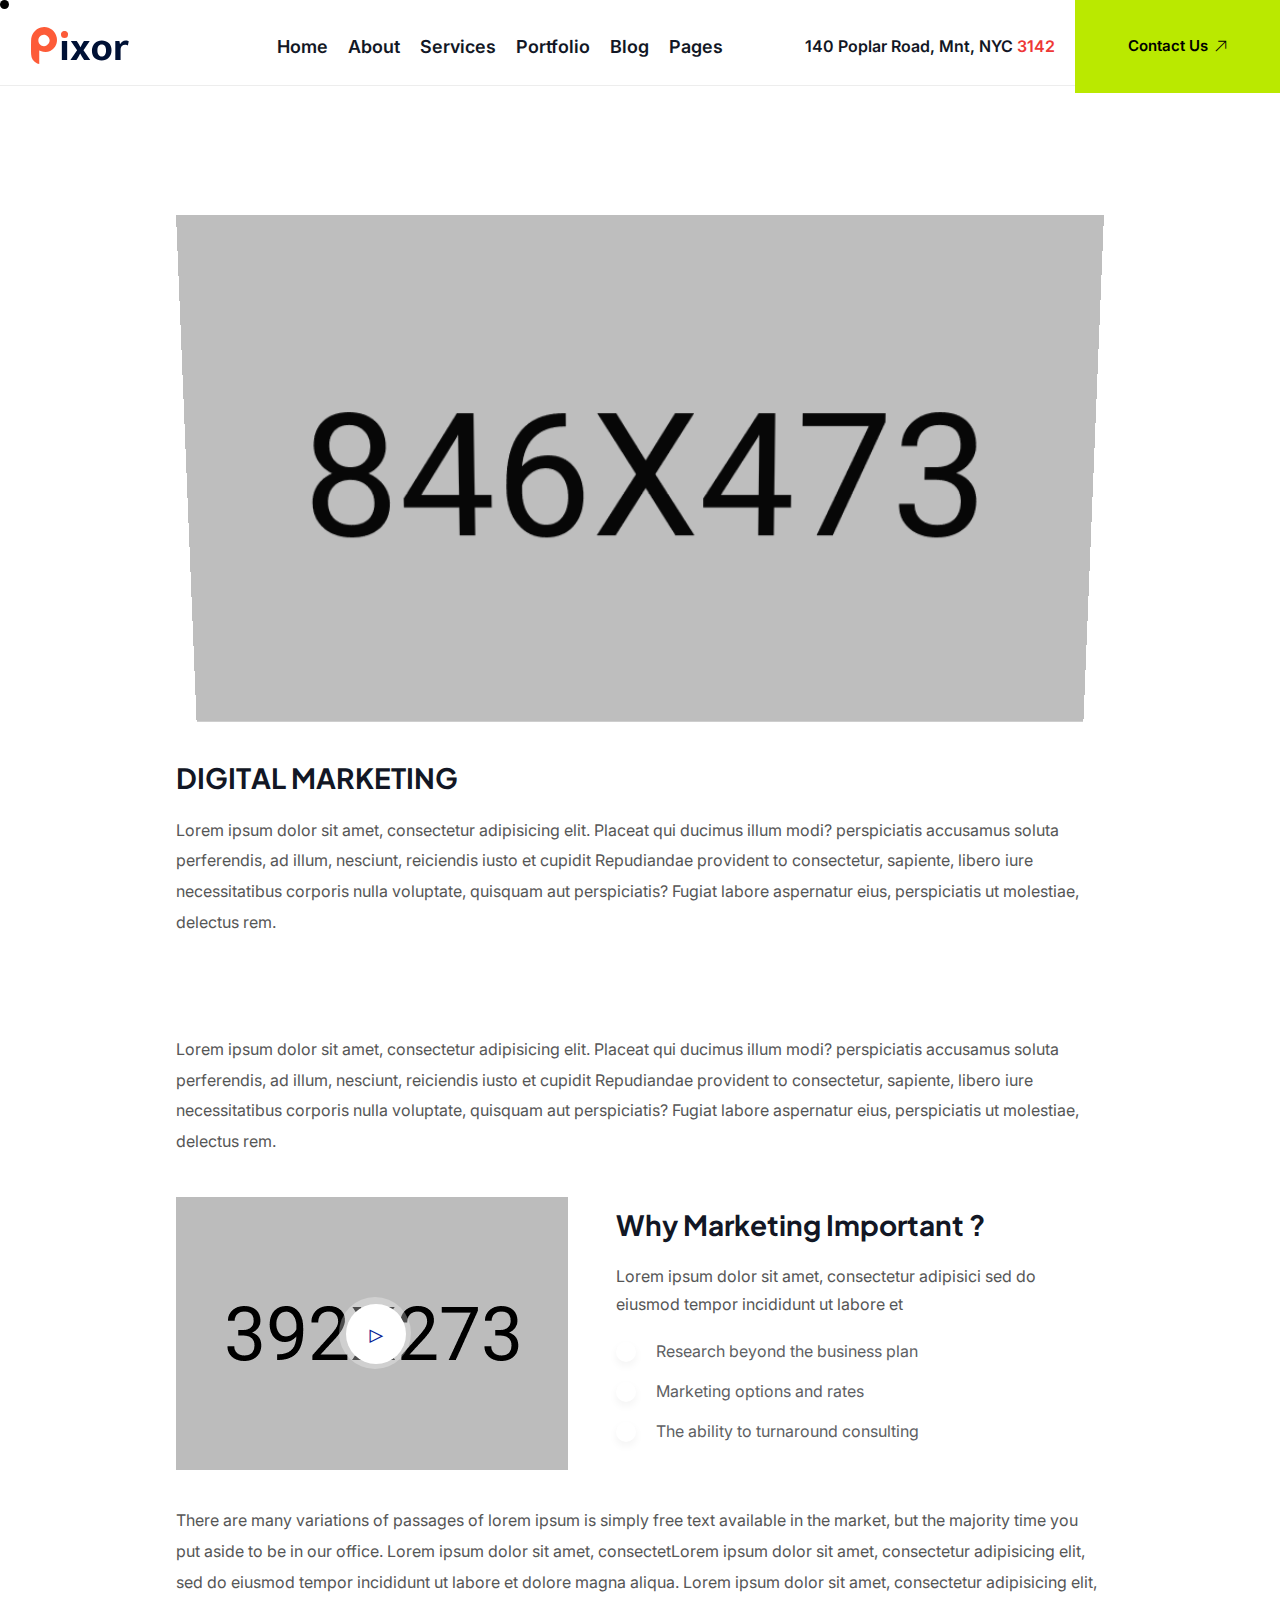
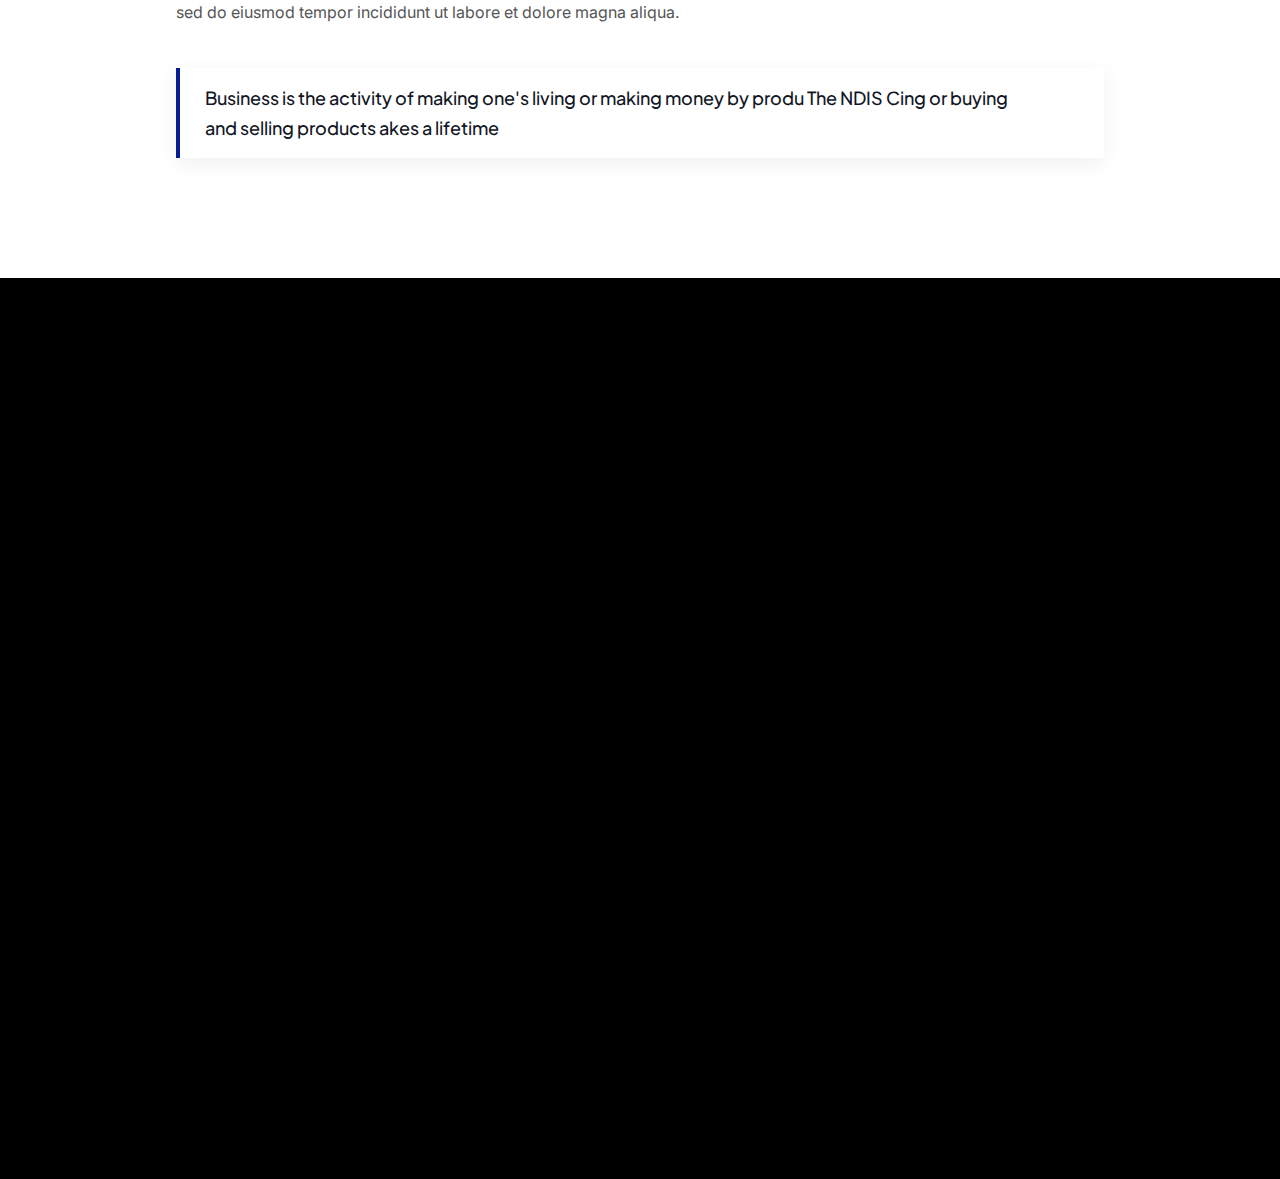
<file: service-single.html>
<!DOCTYPE html>
<html lang="zxx">

<head>
    <meta charset="utf-8">
    <meta http-equiv="X-UA-Compatible" content="IE=edge">
    <meta name="viewport" content="width=device-width, initial-scale=1">
    <meta name="author" content="wpOceans">
    <link rel="shortcut icon" type="image/png" href="assets/images/favicon.png">
    <title>Pixor | Creative Digital Agency Template</title>
    <link href="assets/css/themify-icons.css" rel="stylesheet">
    <link href="assets/css/flaticon.css" rel="stylesheet">
    <link href="assets/css/bootstrap.min.css" rel="stylesheet">
    <link href="assets/css/animate.css" rel="stylesheet">
    <link href="assets/css/owl.carousel.css" rel="stylesheet">
    <link href="assets/css/owl.theme.css" rel="stylesheet">
    <link href="assets/css/slick.css" rel="stylesheet">
    <link href="assets/css/slick-theme.css" rel="stylesheet">
    <link href="assets/css/swiper.min.css" rel="stylesheet">
    <link href="assets/css/owl.transitions.css" rel="stylesheet">
    <link href="assets/css/jquery.fancybox.css" rel="stylesheet">
    <link href="assets/css/odometer-theme-default.css" rel="stylesheet">
    <link href="assets/sass/style.css" rel="stylesheet">
</head>

<body>

    <!-- start page-wrapper -->


    <!-- start preloader -->
    <div class="preloader">
        <div class="vertical-centered-box">
            <div class="content">
                <div class="loader-circle"></div>
                <div class="loader-line-mask">
                    <div class="loader-line"></div>
                </div>
                <img src="assets/images/preloader.png" alt="">
            </div>
        </div>
    </div>
    <!-- end preloader -->

    <!--  cursor style -->
    <div class="cursor"></div>

    <!-- Start header -->
    <header id="header">
        <div class="wpo-site-header wpo-site-header-s4">
            <nav class="navigation navbar navbar-expand-lg navbar-light">
                <div class="container-fluid">
                    <div class="row g-0 align-items-center">
                        <div class="col-lg-1 col-md-3 col-3 d-lg-none dl-block">
                            <div class="mobail-menu">
                                <button type="button" class="navbar-toggler open-btn">
                                    <span class="sr-only">Toggle navigation</span>
                                    <span class="icon-bar first-angle"></span>
                                    <span class="icon-bar middle-angle"></span>
                                    <span class="icon-bar last-angle"></span>
                                </button>
                            </div>
                        </div>
                        <div class="col-lg-2 col-md-5 col-6">
                            <div class="navbar-header">
                                <a class="navbar-brand" href="index.html"><img src="assets/images/logo-2.svg"
                                        alt=""></a>
                            </div>
                        </div>
                        <div class="col-lg-5 col-md-1 col-1">
                            <div id="navbar" class="collapse navbar-collapse navigation-holder">
                                <button class="menu-close"><i class="ti-close"></i></button>
                                <ul class="nav navbar-nav mb-2 mb-lg-0">
                                    <li class="menu-item-has-children">
                                        <a href="#"><span>Home</span></a>
                                        <ul class="sub-menu">
                                            <li><a href="index.html">Creative Agency</a></li>
                                            <li><a href="index-2.html">Business Agency</a></li>
                                            <li><a href="index-3.html">Digital Agency</a></li>
                                        </ul>
                                    </li>
                                    <li><a href="about.html">About </a>
                                    </li>
                                    <li class="menu-item-has-children">
                                        <a href="#">Services </a>
                                        <ul class="sub-menu">
                                            <li><a href="service.html">Service</a></li>
                                            <li><a href="service-single.html">Service Single</a></li>
                                        </ul>
                                    </li>
                                    <li class="menu-item-has-children">
                                        <a href="#">Portfolio </a>
                                        <ul class="sub-menu">
                                            <li><a href="project.html">Portfolio</a></li>
                                            <li><a href="project-single.html">Portfolio Single</a></li>
                                        </ul>
                                    </li>
                                    <li class="menu-item-has-children">
                                        <a href="#">Blog </a>
                                        <ul class="sub-menu">
                                            <li><a href="blog.html">Blog right sidebar</a></li>
                                            <li><a href="blog-left-sidebar.html">Blog left sidebar</a>
                                            </li>
                                            <li><a href="blog-fullwidth.html">Blog fullwidth</a></li>
                                            <li><a href="blog-single.html">Blog details </a>
                                            </li>
                                        </ul>
                                    </li>
                                    <li class="menu-item-has-children">
                                        <a href="#">Pages </a>
                                         <ul class="sub-menu">
                                            <li><a href="team.html">Team</a></li>
                                            <li><a href="team-single.html">Team Single</a></li>
                                            <li><a href="pricing.html">Pricing</a></li>
                                            <li><a href="contact.html">Contact Us</a></li>
                                            <li><a href="404.html">404</a></li>
                                        </ul>
                                    </li>
                                </ul>

                            </div>
                            <!-- end of nav-collapse -->
                        </div>
                        <div class="col-lg-5 col-md-3 col-2">
                            <div class="header-right">
                                <span class="location">140 Poplar Road, Mnt, NYC <span>3142</span></span>
                                <div class="close-form">
                                    <a class="theme-btn" href="contact.html"><span> Contact us</span>
                                        <i class="ti-arrow-top-right"></i></a>
                                </div>
                            </div>
                        </div>
                    </div>
                </div><!-- end of container -->
            </nav>
        </div>
    </header>
    <!-- end of header -->

    <!--start  service-single -->
    <section class="service-single-page section-padding">
        <div class="container">
            <div class="row">
                <div class="col-lg-10 col-12 offset-lg-1">
                    <div class="service-single-wrap">
                        <div class="title-image splittext-line" data-speed="0.8">
                            <img src="assets/images/service-single/img-1.jpg" alt="">
                        </div>
                        <h2 class="poort-text poort-in-right">Digital Marketing</h2>
                        <p>Lorem ipsum dolor sit amet, consectetur adipisicing elit. Placeat qui ducimus illum
                            modi?
                            perspiciatis
                            accusamus soluta perferendis, ad illum, nesciunt, reiciendis iusto et cupidit
                            Repudiandae
                            provident to
                            consectetur, sapiente, libero iure necessitatibus corporis nulla voluptate, quisquam
                            aut
                            perspiciatis?
                            Fugiat labore aspernatur eius, perspiciatis ut molestiae, delectus rem.</p>
                        <h3 class="poort-text poort-in-right">We Provide brilliant ideas
                            & the digital agency</h3>
                        <p>Lorem ipsum dolor sit amet, consectetur adipisicing elit. Placeat qui ducimus illum
                            modi?
                            perspiciatis
                            accusamus soluta perferendis, ad illum, nesciunt, reiciendis iusto et cupidit
                            Repudiandae
                            provident to
                            consectetur, sapiente, libero iure necessitatibus corporis nulla voluptate, quisquam
                            aut
                            perspiciatis?
                            Fugiat labore aspernatur eius, perspiciatis ut molestiae, delectus rem.</p>
                        <div class="video-wrap">
                            <div class="video-img">
                                <img src="assets/images/service-single/video.jpg" alt="">
                                <div class="video-holder">
                                    <a href="https://www.youtube.com/embed/8oON21G1Bqg?si=Tt2a51CQKJyJk5CV"
                                        class="video-btn" data-type="iframe"><i class="ti-control-play"></i></a>
                                </div>
                            </div>
                            <div class="video-content">
                                <h2>Why Marketing Important ?</h2>
                                <p>Lorem ipsum dolor sit amet, consectetur adipisici
                                    sed do eiusmod tempor incididunt ut labore et </p>
                                <ul>
                                    <li>Research beyond the business plan</li>
                                    <li>Marketing options and rates</li>
                                    <li>The ability to turnaround consulting</li>
                                </ul>

                            </div>
                        </div>
                        <p>There are many variations of passages of lorem ipsum is simply free text available in
                            the
                            market, but the
                            majority time you put aside to be in our office. Lorem ipsum dolor sit amet,
                            consectetLorem ipsum dolor sit
                            amet, consectetur adipisicing elit, sed do eiusmod tempor incididunt ut labore et
                            dolore
                            magna aliqua.
                            Lorem ipsum dolor sit amet, consectetur adipisicing elit, sed do eiusmod tempor
                            incididunt ut labore et
                            dolore magna aliqua.</p>
                        <h3 class="quate">Business is the activity of making one's living or making money by
                            produ
                            The NDIS
                            Cing or buying and selling products akes a lifetime</h3>
                    </div>
                </div>
            </div>
        </div>
    </section>

    <!-- Start footer -->
    <footer class="footer-section section-padding pb-0">
        <div class="footer-topbar">
            <div class="container">
                <div class="wraper splittext-line">
                    <h2>Let’s <span>Work</span></h2>
                    <div class="topbar-button">
                        <div>
                            <a href="contact.html" class="theme-btn"> <span class="rolling-text">Contact
                                    us</span> <i class="ti-arrow-top-right"></i></a>
                        </div>
                        <div>
                            <h2>Together!</h2>
                        </div>
                    </div>
                </div>
            </div>
        </div>
        <div class="container">
            <div class="footer">
                <div class="item fade_bottom">
                    <h2 class="title">services</h2>
                    <ul>
                        <li><a href="service-single.html">Web Design</a></li>
                        <li><a href="service-single.html">Video Production</a></li>
                        <li><a href="service-single.html">Digital Marketing</a></li>
                        <li><a href="service-single.html">Web Development</a></li>
                        <li><a href="service-single.html">UI/UX Design</a></li>
                    </ul>
                    <div class="shape">
                        <img src="assets/images/stert.svg" alt="">
                    </div>
                </div>
                <div class="item fade_bottom">
                    <h2 class="title">Information</h2>
                    <ul>
                        <li><a href="service-single.html">About Company</a></li>
                        <li><a href="service-single.html">Case Study</a></li>
                        <li><a href="service-single.html">Our Careers</a></li>
                        <li><a href="service-single.html">Our Blogs</a></li>
                        <li><a href="service-single.html">Contact Us</a></li>
                    </ul>
                </div>
                <div class="item widget-contact fade_bottom">
                    <h2 class="title">ADDRESS</h2>
                    <h3>5919 TrussvilleCrossings Pkwy, Birmingham</h3>
                    <h4>+2 456 (343) 24 45</h4>
                    <ul class="widget-social">
                        <li><a href="#"><i class="ti-facebook"></i></a></li>
                        <li><a href="#"><i class="ti-twitter-alt"></i></a></li>
                        <li><a href="#"><i class="ti-instagram"></i></a></li>
                        <li><a href="#"><i class="ti-linkedin"></i></a></li>
                        <li><a href="#"><i class="ti-pinterest"></i></a></li>
                    </ul>
                </div>

            </div>
        </div>
        <div class="footer-lower fade_bottom">
            <div class="container">
                <div class="row align-items-center">
                    <div class="col-lg-2 col-md-2 col-12">
                        <a href="index.html" class="logo">
                            <img src="assets/images/logo.svg" alt="">
                        </a>
                    </div>
                    <div class="col-lg-10 col-md-10 col-12">
                        <div class="footer-nav-list">
                            <ul>
                                <li><a href="#">Home <i class="ti-arrow-top-right"></i></a></li>
                                <li><a href="#">About <i class="ti-arrow-top-right"></i></a></li>
                                <li><a href="#">Services <i class="ti-arrow-top-right"></i></a></li>
                                <li><a href="#">Projects <i class="ti-arrow-top-right"></i></a></li>
                                <li><a href="#">Blog <i class="ti-arrow-top-right"></i></a></li>
                            </ul>
                        </div>
                    </div>
                </div>
            </div>
        </div>
    </footer>

    <!-- end of page-wrapper -->

    <!-- All JavaScript files
    ================================================== -->
    <script src="assets/js/jquery.min.js"></script>
    <script src="assets/js/bootstrap.bundle.min.js"></script>
    <!-- Plugins for this template -->
    <script src="assets/js/jquery-plugin-collection.js"></script>
    <script src="assets/js/gsap.js"></script>
    <script src="assets/js/gsap-scroll-smoother.js"></script>
    <script src="assets/js/SmoothScroll.js"></script>
    <script src="assets/js/gsap-scroll-trigger.js"></script>
    <script src="assets/js/gsap-split-text.js"></script>
    <script src="assets/js/simpleParallax.js"></script>
    <!-- Custom script for this template -->
    <script src="assets/js/script.js"></script>
    <script src="assets/js/gsap-script.js"></script>
</body>

</html>
</file>
<file: assets/css/themify-icons.css>
@font-face {
	font-family: 'themify';
	src:url('../fonts/themify.eot?-fvbane');
	src:url('../fonts/themify.eot?#iefix-fvbane') format('embedded-opentype'),
		url('../fonts/themify.woff?-fvbane') format('woff'),
		url('../fonts/themify.ttf?-fvbane') format('truetype'),
		url('../fonts/themify.svg?-fvbane#themify') format('svg');
	font-weight: normal;
	font-style: normal;
}

[class^="ti-"], [class*=" ti-"] {
	font-family: 'themify';
	speak: none;
	font-style: normal;
	font-weight: normal;
	font-variant: normal;
	text-transform: none;
	line-height: 1;

	/* Better Font Rendering =========== */
	-webkit-font-smoothing: antialiased;
	-moz-osx-font-smoothing: grayscale;
}

.ti-wand:before {
	content: "\e600";
}
.ti-volume:before {
	content: "\e601";
}
.ti-user:before {
	content: "\e602";
}
.ti-unlock:before {
	content: "\e603";
}
.ti-unlink:before {
	content: "\e604";
}
.ti-trash:before {
	content: "\e605";
}
.ti-thought:before {
	content: "\e606";
}
.ti-target:before {
	content: "\e607";
}
.ti-tag:before {
	content: "\e608";
}
.ti-tablet:before {
	content: "\e609";
}
.ti-star:before {
	content: "\e60a";
}
.ti-spray:before {
	content: "\e60b";
}
.ti-signal:before {
	content: "\e60c";
}
.ti-shopping-cart:before {
	content: "\e60d";
}
.ti-shopping-cart-full:before {
	content: "\e60e";
}
.ti-settings:before {
	content: "\e60f";
}
.ti-search:before {
	content: "\e610";
}
.ti-zoom-in:before {
	content: "\e611";
}
.ti-zoom-out:before {
	content: "\e612";
}
.ti-cut:before {
	content: "\e613";
}
.ti-ruler:before {
	content: "\e614";
}
.ti-ruler-pencil:before {
	content: "\e615";
}
.ti-ruler-alt:before {
	content: "\e616";
}
.ti-bookmark:before {
	content: "\e617";
}
.ti-bookmark-alt:before {
	content: "\e618";
}
.ti-reload:before {
	content: "\e619";
}
.ti-plus:before {
	content: "\e61a";
}
.ti-pin:before {
	content: "\e61b";
}
.ti-pencil:before {
	content: "\e61c";
}
.ti-pencil-alt:before {
	content: "\e61d";
}
.ti-paint-roller:before {
	content: "\e61e";
}
.ti-paint-bucket:before {
	content: "\e61f";
}
.ti-na:before {
	content: "\e620";
}
.ti-mobile:before {
	content: "\e621";
}
.ti-minus:before {
	content: "\e622";
}
.ti-medall:before {
	content: "\e623";
}
.ti-medall-alt:before {
	content: "\e624";
}
.ti-marker:before {
	content: "\e625";
}
.ti-marker-alt:before {
	content: "\e626";
}
.ti-arrow-up:before {
	content: "\e627";
}
.ti-arrow-right:before {
	content: "\e628";
}
.ti-arrow-left:before {
	content: "\e629";
}
.ti-arrow-down:before {
	content: "\e62a";
}
.ti-lock:before {
	content: "\e62b";
}
.ti-location-arrow:before {
	content: "\e62c";
}
.ti-link:before {
	content: "\e62d";
}
.ti-layout:before {
	content: "\e62e";
}
.ti-layers:before {
	content: "\e62f";
}
.ti-layers-alt:before {
	content: "\e630";
}
.ti-key:before {
	content: "\e631";
}
.ti-import:before {
	content: "\e632";
}
.ti-image:before {
	content: "\e633";
}
.ti-heart:before {
	content: "\e634";
}
.ti-heart-broken:before {
	content: "\e635";
}
.ti-hand-stop:before {
	content: "\e636";
}
.ti-hand-open:before {
	content: "\e637";
}
.ti-hand-drag:before {
	content: "\e638";
}
.ti-folder:before {
	content: "\e639";
}
.ti-flag:before {
	content: "\e63a";
}
.ti-flag-alt:before {
	content: "\e63b";
}
.ti-flag-alt-2:before {
	content: "\e63c";
}
.ti-eye:before {
	content: "\e63d";
}
.ti-export:before {
	content: "\e63e";
}
.ti-exchange-vertical:before {
	content: "\e63f";
}
.ti-desktop:before {
	content: "\e640";
}
.ti-cup:before {
	content: "\e641";
}
.ti-crown:before {
	content: "\e642";
}
.ti-comments:before {
	content: "\e643";
}
.ti-comment:before {
	content: "\e644";
}
.ti-comment-alt:before {
	content: "\e645";
}
.ti-close:before {
	content: "\e646";
}
.ti-clip:before {
	content: "\e647";
}
.ti-angle-up:before {
	content: "\e648";
}
.ti-angle-right:before {
	content: "\e649";
}
.ti-angle-left:before {
	content: "\e64a";
}
.ti-angle-down:before {
	content: "\e64b";
}
.ti-check:before {
	content: "\e64c";
}
.ti-check-box:before {
	content: "\e64d";
}
.ti-camera:before {
	content: "\e64e";
}
.ti-announcement:before {
	content: "\e64f";
}
.ti-brush:before {
	content: "\e650";
}
.ti-briefcase:before {
	content: "\e651";
}
.ti-bolt:before {
	content: "\e652";
}
.ti-bolt-alt:before {
	content: "\e653";
}
.ti-blackboard:before {
	content: "\e654";
}
.ti-bag:before {
	content: "\e655";
}
.ti-move:before {
	content: "\e656";
}
.ti-arrows-vertical:before {
	content: "\e657";
}
.ti-arrows-horizontal:before {
	content: "\e658";
}
.ti-fullscreen:before {
	content: "\e659";
}
.ti-arrow-top-right:before {
	content: "\e65a";
}
.ti-arrow-top-left:before {
	content: "\e65b";
}
.ti-arrow-circle-up:before {
	content: "\e65c";
}
.ti-arrow-circle-right:before {
	content: "\e65d";
}
.ti-arrow-circle-left:before {
	content: "\e65e";
}
.ti-arrow-circle-down:before {
	content: "\e65f";
}
.ti-angle-double-up:before {
	content: "\e660";
}
.ti-angle-double-right:before {
	content: "\e661";
}
.ti-angle-double-left:before {
	content: "\e662";
}
.ti-angle-double-down:before {
	content: "\e663";
}
.ti-zip:before {
	content: "\e664";
}
.ti-world:before {
	content: "\e665";
}
.ti-wheelchair:before {
	content: "\e666";
}
.ti-view-list:before {
	content: "\e667";
}
.ti-view-list-alt:before {
	content: "\e668";
}
.ti-view-grid:before {
	content: "\e669";
}
.ti-uppercase:before {
	content: "\e66a";
}
.ti-upload:before {
	content: "\e66b";
}
.ti-underline:before {
	content: "\e66c";
}
.ti-truck:before {
	content: "\e66d";
}
.ti-timer:before {
	content: "\e66e";
}
.ti-ticket:before {
	content: "\e66f";
}
.ti-thumb-up:before {
	content: "\e670";
}
.ti-thumb-down:before {
	content: "\e671";
}
.ti-text:before {
	content: "\e672";
}
.ti-stats-up:before {
	content: "\e673";
}
.ti-stats-down:before {
	content: "\e674";
}
.ti-split-v:before {
	content: "\e675";
}
.ti-split-h:before {
	content: "\e676";
}
.ti-smallcap:before {
	content: "\e677";
}
.ti-shine:before {
	content: "\e678";
}
.ti-shift-right:before {
	content: "\e679";
}
.ti-shift-left:before {
	content: "\e67a";
}
.ti-shield:before {
	content: "\e67b";
}
.ti-notepad:before {
	content: "\e67c";
}
.ti-server:before {
	content: "\e67d";
}
.ti-quote-right:before {
	content: "\e67e";
}
.ti-quote-left:before {
	content: "\e67f";
}
.ti-pulse:before {
	content: "\e680";
}
.ti-printer:before {
	content: "\e681";
}
.ti-power-off:before {
	content: "\e682";
}
.ti-plug:before {
	content: "\e683";
}
.ti-pie-chart:before {
	content: "\e684";
}
.ti-paragraph:before {
	content: "\e685";
}
.ti-panel:before {
	content: "\e686";
}
.ti-package:before {
	content: "\e687";
}
.ti-music:before {
	content: "\e688";
}
.ti-music-alt:before {
	content: "\e689";
}
.ti-mouse:before {
	content: "\e68a";
}
.ti-mouse-alt:before {
	content: "\e68b";
}
.ti-money:before {
	content: "\e68c";
}
.ti-microphone:before {
	content: "\e68d";
}
.ti-menu:before {
	content: "\e68e";
}
.ti-menu-alt:before {
	content: "\e68f";
}
.ti-map:before {
	content: "\e690";
}
.ti-map-alt:before {
	content: "\e691";
}
.ti-loop:before {
	content: "\e692";
}
.ti-location-pin:before {
	content: "\e693";
}
.ti-list:before {
	content: "\e694";
}
.ti-light-bulb:before {
	content: "\e695";
}
.ti-Italic:before {
	content: "\e696";
}
.ti-info:before {
	content: "\e697";
}
.ti-infinite:before {
	content: "\e698";
}
.ti-id-badge:before {
	content: "\e699";
}
.ti-hummer:before {
	content: "\e69a";
}
.ti-home:before {
	content: "\e69b";
}
.ti-help:before {
	content: "\e69c";
}
.ti-headphone:before {
	content: "\e69d";
}
.ti-harddrives:before {
	content: "\e69e";
}
.ti-harddrive:before {
	content: "\e69f";
}
.ti-gift:before {
	content: "\e6a0";
}
.ti-game:before {
	content: "\e6a1";
}
.ti-filter:before {
	content: "\e6a2";
}
.ti-files:before {
	content: "\e6a3";
}
.ti-file:before {
	content: "\e6a4";
}
.ti-eraser:before {
	content: "\e6a5";
}
.ti-envelope:before {
	content: "\e6a6";
}
.ti-download:before {
	content: "\e6a7";
}
.ti-direction:before {
	content: "\e6a8";
}
.ti-direction-alt:before {
	content: "\e6a9";
}
.ti-dashboard:before {
	content: "\e6aa";
}
.ti-control-stop:before {
	content: "\e6ab";
}
.ti-control-shuffle:before {
	content: "\e6ac";
}
.ti-control-play:before {
	content: "\e6ad";
}
.ti-control-pause:before {
	content: "\e6ae";
}
.ti-control-forward:before {
	content: "\e6af";
}
.ti-control-backward:before {
	content: "\e6b0";
}
.ti-cloud:before {
	content: "\e6b1";
}
.ti-cloud-up:before {
	content: "\e6b2";
}
.ti-cloud-down:before {
	content: "\e6b3";
}
.ti-clipboard:before {
	content: "\e6b4";
}
.ti-car:before {
	content: "\e6b5";
}
.ti-calendar:before {
	content: "\e6b6";
}
.ti-book:before {
	content: "\e6b7";
}
.ti-bell:before {
	content: "\e6b8";
}
.ti-basketball:before {
	content: "\e6b9";
}
.ti-bar-chart:before {
	content: "\e6ba";
}
.ti-bar-chart-alt:before {
	content: "\e6bb";
}
.ti-back-right:before {
	content: "\e6bc";
}
.ti-back-left:before {
	content: "\e6bd";
}
.ti-arrows-corner:before {
	content: "\e6be";
}
.ti-archive:before {
	content: "\e6bf";
}
.ti-anchor:before {
	content: "\e6c0";
}
.ti-align-right:before {
	content: "\e6c1";
}
.ti-align-left:before {
	content: "\e6c2";
}
.ti-align-justify:before {
	content: "\e6c3";
}
.ti-align-center:before {
	content: "\e6c4";
}
.ti-alert:before {
	content: "\e6c5";
}
.ti-alarm-clock:before {
	content: "\e6c6";
}
.ti-agenda:before {
	content: "\e6c7";
}
.ti-write:before {
	content: "\e6c8";
}
.ti-window:before {
	content: "\e6c9";
}
.ti-widgetized:before {
	content: "\e6ca";
}
.ti-widget:before {
	content: "\e6cb";
}
.ti-widget-alt:before {
	content: "\e6cc";
}
.ti-wallet:before {
	content: "\e6cd";
}
.ti-video-clapper:before {
	content: "\e6ce";
}
.ti-video-camera:before {
	content: "\e6cf";
}
.ti-vector:before {
	content: "\e6d0";
}
.ti-themify-logo:before {
	content: "\e6d1";
}
.ti-themify-favicon:before {
	content: "\e6d2";
}
.ti-themify-favicon-alt:before {
	content: "\e6d3";
}
.ti-support:before {
	content: "\e6d4";
}
.ti-stamp:before {
	content: "\e6d5";
}
.ti-split-v-alt:before {
	content: "\e6d6";
}
.ti-slice:before {
	content: "\e6d7";
}
.ti-shortcode:before {
	content: "\e6d8";
}
.ti-shift-right-alt:before {
	content: "\e6d9";
}
.ti-shift-left-alt:before {
	content: "\e6da";
}
.ti-ruler-alt-2:before {
	content: "\e6db";
}
.ti-receipt:before {
	content: "\e6dc";
}
.ti-pin2:before {
	content: "\e6dd";
}
.ti-pin-alt:before {
	content: "\e6de";
}
.ti-pencil-alt2:before {
	content: "\e6df";
}
.ti-palette:before {
	content: "\e6e0";
}
.ti-more:before {
	content: "\e6e1";
}
.ti-more-alt:before {
	content: "\e6e2";
}
.ti-microphone-alt:before {
	content: "\e6e3";
}
.ti-magnet:before {
	content: "\e6e4";
}
.ti-line-double:before {
	content: "\e6e5";
}
.ti-line-dotted:before {
	content: "\e6e6";
}
.ti-line-dashed:before {
	content: "\e6e7";
}
.ti-layout-width-full:before {
	content: "\e6e8";
}
.ti-layout-width-default:before {
	content: "\e6e9";
}
.ti-layout-width-default-alt:before {
	content: "\e6ea";
}
.ti-layout-tab:before {
	content: "\e6eb";
}
.ti-layout-tab-window:before {
	content: "\e6ec";
}
.ti-layout-tab-v:before {
	content: "\e6ed";
}
.ti-layout-tab-min:before {
	content: "\e6ee";
}
.ti-layout-slider:before {
	content: "\e6ef";
}
.ti-layout-slider-alt:before {
	content: "\e6f0";
}
.ti-layout-sidebar-right:before {
	content: "\e6f1";
}
.ti-layout-sidebar-none:before {
	content: "\e6f2";
}
.ti-layout-sidebar-left:before {
	content: "\e6f3";
}
.ti-layout-placeholder:before {
	content: "\e6f4";
}
.ti-layout-menu:before {
	content: "\e6f5";
}
.ti-layout-menu-v:before {
	content: "\e6f6";
}
.ti-layout-menu-separated:before {
	content: "\e6f7";
}
.ti-layout-menu-full:before {
	content: "\e6f8";
}
.ti-layout-media-right-alt:before {
	content: "\e6f9";
}
.ti-layout-media-right:before {
	content: "\e6fa";
}
.ti-layout-media-overlay:before {
	content: "\e6fb";
}
.ti-layout-media-overlay-alt:before {
	content: "\e6fc";
}
.ti-layout-media-overlay-alt-2:before {
	content: "\e6fd";
}
.ti-layout-media-left-alt:before {
	content: "\e6fe";
}
.ti-layout-media-left:before {
	content: "\e6ff";
}
.ti-layout-media-center-alt:before {
	content: "\e700";
}
.ti-layout-media-center:before {
	content: "\e701";
}
.ti-layout-list-thumb:before {
	content: "\e702";
}
.ti-layout-list-thumb-alt:before {
	content: "\e703";
}
.ti-layout-list-post:before {
	content: "\e704";
}
.ti-layout-list-large-image:before {
	content: "\e705";
}
.ti-layout-line-solid:before {
	content: "\e706";
}
.ti-layout-grid4:before {
	content: "\e707";
}
.ti-layout-grid3:before {
	content: "\e708";
}
.ti-layout-grid2:before {
	content: "\e709";
}
.ti-layout-grid2-thumb:before {
	content: "\e70a";
}
.ti-layout-cta-right:before {
	content: "\e70b";
}
.ti-layout-cta-left:before {
	content: "\e70c";
}
.ti-layout-cta-center:before {
	content: "\e70d";
}
.ti-layout-cta-btn-right:before {
	content: "\e70e";
}
.ti-layout-cta-btn-left:before {
	content: "\e70f";
}
.ti-layout-column4:before {
	content: "\e710";
}
.ti-layout-column3:before {
	content: "\e711";
}
.ti-layout-column2:before {
	content: "\e712";
}
.ti-layout-accordion-separated:before {
	content: "\e713";
}
.ti-layout-accordion-merged:before {
	content: "\e714";
}
.ti-layout-accordion-list:before {
	content: "\e715";
}
.ti-ink-pen:before {
	content: "\e716";
}
.ti-info-alt:before {
	content: "\e717";
}
.ti-help-alt:before {
	content: "\e718";
}
.ti-headphone-alt:before {
	content: "\e719";
}
.ti-hand-point-up:before {
	content: "\e71a";
}
.ti-hand-point-right:before {
	content: "\e71b";
}
.ti-hand-point-left:before {
	content: "\e71c";
}
.ti-hand-point-down:before {
	content: "\e71d";
}
.ti-gallery:before {
	content: "\e71e";
}
.ti-face-smile:before {
	content: "\e71f";
}
.ti-face-sad:before {
	content: "\e720";
}
.ti-credit-card:before {
	content: "\e721";
}
.ti-control-skip-forward:before {
	content: "\e722";
}
.ti-control-skip-backward:before {
	content: "\e723";
}
.ti-control-record:before {
	content: "\e724";
}
.ti-control-eject:before {
	content: "\e725";
}
.ti-comments-smiley:before {
	content: "\e726";
}
.ti-brush-alt:before {
	content: "\e727";
}
.ti-youtube:before {
	content: "\e728";
}
.ti-vimeo:before {
	content: "\e729";
}
.ti-twitter:before {
	content: "\e72a";
}
.ti-time:before {
	content: "\e72b";
}
.ti-tumblr:before {
	content: "\e72c";
}
.ti-skype:before {
	content: "\e72d";
}
.ti-share:before {
	content: "\e72e";
}
.ti-share-alt:before {
	content: "\e72f";
}
.ti-rocket:before {
	content: "\e730";
}
.ti-pinterest:before {
	content: "\e731";
}
.ti-new-window:before {
	content: "\e732";
}
.ti-microsoft:before {
	content: "\e733";
}
.ti-list-ol:before {
	content: "\e734";
}
.ti-linkedin:before {
	content: "\e735";
}
.ti-layout-sidebar-2:before {
	content: "\e736";
}
.ti-layout-grid4-alt:before {
	content: "\e737";
}
.ti-layout-grid3-alt:before {
	content: "\e738";
}
.ti-layout-grid2-alt:before {
	content: "\e739";
}
.ti-layout-column4-alt:before {
	content: "\e73a";
}
.ti-layout-column3-alt:before {
	content: "\e73b";
}
.ti-layout-column2-alt:before {
	content: "\e73c";
}
.ti-instagram:before {
	content: "\e73d";
}
.ti-google:before {
	content: "\e73e";
}
.ti-github:before {
	content: "\e73f";
}
.ti-flickr:before {
	content: "\e740";
}
.ti-facebook:before {
	content: "\e741";
}
.ti-dropbox:before {
	content: "\e742";
}
.ti-dribbble:before {
	content: "\e743";
}
.ti-apple:before {
	content: "\e744";
}
.ti-android:before {
	content: "\e745";
}
.ti-save:before {
	content: "\e746";
}
.ti-save-alt:before {
	content: "\e747";
}
.ti-yahoo:before {
	content: "\e748";
}
.ti-wordpress:before {
	content: "\e749";
}
.ti-vimeo-alt:before {
	content: "\e74a";
}
.ti-twitter-alt:before {
	content: "\e74b";
}
.ti-tumblr-alt:before {
	content: "\e74c";
}
.ti-trello:before {
	content: "\e74d";
}
.ti-stack-overflow:before {
	content: "\e74e";
}
.ti-soundcloud:before {
	content: "\e74f";
}
.ti-sharethis:before {
	content: "\e750";
}
.ti-sharethis-alt:before {
	content: "\e751";
}
.ti-reddit:before {
	content: "\e752";
}
.ti-pinterest-alt:before {
	content: "\e753";
}
.ti-microsoft-alt:before {
	content: "\e754";
}
.ti-linux:before {
	content: "\e755";
}
.ti-jsfiddle:before {
	content: "\e756";
}
.ti-joomla:before {
	content: "\e757";
}
.ti-html5:before {
	content: "\e758";
}
.ti-flickr-alt:before {
	content: "\e759";
}
.ti-email:before {
	content: "\e75a";
}
.ti-drupal:before {
	content: "\e75b";
}
.ti-dropbox-alt:before {
	content: "\e75c";
}
.ti-css3:before {
	content: "\e75d";
}
.ti-rss:before {
	content: "\e75e";
}
.ti-rss-alt:before {
	content: "\e75f";
}
</file>
<file: assets/css/flaticon.css>
@font-face {
    font-family: "flaticon";
    src: url("../fonts/flaticon.ttf?7be827e199392bb56ae95dacf43f5036") format("truetype"),
url("../fonts/flaticon.woff?7be827e199392bb56ae95dacf43f5036") format("woff"),
url("../fonts/flaticon.woff2?7be827e199392bb56ae95dacf43f5036") format("woff2"),
url("../fonts/flaticon.eot?7be827e199392bb56ae95dacf43f5036#iefix") format("embedded-opentype"),
url("../fonts/flaticon.svg?7be827e199392bb56ae95dacf43f5036#flaticon") format("svg");
}

i[class^="flaticon-"]:before, i[class*=" flaticon-"]:before {
    font-family: flaticon !important;
    font-style: normal;
    font-weight: normal !important;
    font-variant: normal;
    text-transform: none;
    font-size: 20px;
    -webkit-font-smoothing: antialiased;
    -moz-osx-font-smoothing: grayscale;
}

.flaticon-loupe:before {
    content: "\f101";
}
.flaticon-shopping-cart:before {
    content: "\f102";
}
.flaticon-shopping-cart-1:before {
    content: "\f103";
}
.flaticon-shopping-bag:before {
    content: "\f104";
}
.flaticon-shopping-cart-2:before {
    content: "\f105";
}
.flaticon-placeholder:before {
    content: "\f106";
}
.flaticon-email:before {
    content: "\f107";
}
.flaticon-play-button:before {
    content: "\f108";
}
.flaticon-user:before {
    content: "\f109";
}
.flaticon-quotation:before {
    content: "\f10a";
}
.flaticon-quotation-1:before {
    content: "\f10b";
}
.flaticon-house:before {
    content: "\f10c";
}
.flaticon-phone-call:before {
    content: "\f10d";
}
.flaticon-badge:before {
    content: "\f10e";
}
.flaticon-vegan:before {
    content: "\f10f";
}
.flaticon-diary:before {
    content: "\f110";
}
.flaticon-support:before {
    content: "\f111";
}
.flaticon-family:before {
    content: "\f112";
}
.flaticon-broken-arm:before {
    content: "\f113";
}
.flaticon-wounded:before {
    content: "\f114";
}
.flaticon-handcuffs:before {
    content: "\f115";
}
.flaticon-graduation-cap:before {
    content: "\f116";
}
.flaticon-book:before {
    content: "\f117";
}
.flaticon-auction:before {
    content: "\f118";
}
.flaticon-balance:before {
    content: "\f119";
}
</file>
<file: assets/css/odometer-theme-default.css>
.odometer.odometer-auto-theme, .odometer.odometer-theme-default {
  display: inline-block;
  vertical-align: middle;
  *vertical-align: auto;
  *zoom: 1;
  *display: inline;
  position: relative;
}
.odometer.odometer-auto-theme .odometer-digit, .odometer.odometer-theme-default .odometer-digit {
  display: inline-block;
  vertical-align: middle;
  *vertical-align: auto;
  *zoom: 1;
  *display: inline;
  position: relative;
}
.odometer.odometer-auto-theme .odometer-digit .odometer-digit-spacer, .odometer.odometer-theme-default .odometer-digit .odometer-digit-spacer {
  display: inline-block;
  vertical-align: middle;
  *vertical-align: auto;
  *zoom: 1;
  *display: inline;
  visibility: hidden;
}
.odometer.odometer-auto-theme .odometer-digit .odometer-digit-inner, .odometer.odometer-theme-default .odometer-digit .odometer-digit-inner {
  text-align: left;
  display: block;
  position: absolute;
  top: 0;
  left: 0;
  right: 0;
  bottom: 0;
  overflow: hidden;
}
.odometer.odometer-auto-theme .odometer-digit .odometer-ribbon, .odometer.odometer-theme-default .odometer-digit .odometer-ribbon {
  display: block;
}
.odometer.odometer-auto-theme .odometer-digit .odometer-ribbon-inner, .odometer.odometer-theme-default .odometer-digit .odometer-ribbon-inner {
  display: block;
  -webkit-backface-visibility: hidden;
}
.odometer.odometer-auto-theme .odometer-digit .odometer-value, .odometer.odometer-theme-default .odometer-digit .odometer-value {
  display: block;
  -webkit-transform: translateZ(0);
}
.odometer.odometer-auto-theme .odometer-digit .odometer-value.odometer-last-value, .odometer.odometer-theme-default .odometer-digit .odometer-value.odometer-last-value {
  position: absolute;
}
.odometer.odometer-auto-theme.odometer-animating-up .odometer-ribbon-inner, .odometer.odometer-theme-default.odometer-animating-up .odometer-ribbon-inner {
  -webkit-transition: -webkit-transform 2s;
  -moz-transition: -moz-transform 2s;
  -ms-transition: -ms-transform 2s;
  -o-transition: -o-transform 2s;
  transition: transform 2s;
}
.odometer.odometer-auto-theme.odometer-animating-up.odometer-animating .odometer-ribbon-inner, .odometer.odometer-theme-default.odometer-animating-up.odometer-animating .odometer-ribbon-inner {
  -webkit-transform: translateY(-100%);
  -moz-transform: translateY(-100%);
  -ms-transform: translateY(-100%);
  -o-transform: translateY(-100%);
  transform: translateY(-100%);
}
.odometer.odometer-auto-theme.odometer-animating-down .odometer-ribbon-inner, .odometer.odometer-theme-default.odometer-animating-down .odometer-ribbon-inner {
  -webkit-transform: translateY(-100%);
  -moz-transform: translateY(-100%);
  -ms-transform: translateY(-100%);
  -o-transform: translateY(-100%);
  transform: translateY(-100%);
}
.odometer.odometer-auto-theme.odometer-animating-down.odometer-animating .odometer-ribbon-inner, .odometer.odometer-theme-default.odometer-animating-down.odometer-animating .odometer-ribbon-inner {
  -webkit-transition: -webkit-transform 2s;
  -moz-transition: -moz-transform 2s;
  -ms-transition: -ms-transform 2s;
  -o-transition: -o-transform 2s;
  transition: transform 2s;
  -webkit-transform: translateY(0);
  -moz-transform: translateY(0);
  -ms-transform: translateY(0);
  -o-transform: translateY(0);
  transform: translateY(0);
}

.odometer.odometer-auto-theme, .odometer.odometer-theme-default {
  font-family: "Helvetica Neue", sans-serif;
  line-height: 1.1em;
}
.odometer.odometer-auto-theme .odometer-value, .odometer.odometer-theme-default .odometer-value {
  text-align: center;
}
</file>
<file: assets/sass/style.css>
/*------------------------------------------------------------------
[Master Stylesheet]
Theme Name:     Pixor | Creative Digital Agency Template
Version:        1.0.0
-------------------------------------------------------------------*/
/*--------------------------------------------------------------
>>> TABLE OF CONTENTS:
----------------------------------------------------------------

1. General
	1.1 Theme Reset Style
	1.2 Global Elements

2. header
	2.1 topbar
	2.2 navigation

3. content
	3.1 hero-section
	3.2 partners
	3.3 about-section
	3.4 service-section
	3.5 text-animation
	3.6 project-section
	3.7 marquee-section
	3.8 fanfuct-section
	3.9 award-section
	3.10 project-title
	3.11 testimonial-section
	3.12 marquee-section-s2
	3.13 team-section
	3.14 blog-section

4. footer-section

5. Home-style-2
   5.1 marquee-section-s3
   5.2 about-section-s2
   5.3 service-section-s2
   5.4 award-section-s2
   5.5 fanfuct-section-s2
   5.6 project-section-s2
   5.7 team-section-s2
   5.8 marquee-section-s4
   5.9 blog-section-s2
   5.10 contact-section

6. Home-style-3
   6.1 about-section-s3
   6.2 service-section-s3
   6.3 project-section-s3
   6.4 partners-section-s2
   6.5 award-section-s3
   6.6 team-section-s3
   6.7 work-and-marquee-text
   6.8 testimonial-section-s2
   6.9 blog-section-s3
   6.10 contact-section-s2



7. project-single-page

8.service-single

9. team-single

10. contact-page

11.blog-pg-section

12. blog-single-section

13. error-404-section

----------------------------------------------------------------*/
/*------------------------------------------------------------------
1. General
----------------------------------------------------------------*/
/*---------------------------
	Fonts
----------------------------*/
@import url("https://fonts.googleapis.com/css2?family=Inter:ital,opsz,wght@0,14..32,100..900;1,14..32,100..900&family=Plus+Jakarta+Sans:ital,wght@0,200..800;1,200..800&display=swap");
/* 1.1	Theme Reset Style */
html {
  font-size: 15px;
}

body {
  font-family: "Inter", sans-serif;
  color: #687693;
  background-color: #fff;
  font-size: 15px;
  overflow-x: hidden !important;
}
@media (max-width: 767px) {
  body {
    font-size: 14px;
  }
}

p {
  font-size: 16px;
  color: #687693;
  line-height: 1.8em;
}

h1,
h2,
h3,
h4,
h5,
h6 {
  color: #121725;
  font-family: "Plus Jakarta Sans", sans-serif;
  font-weight: 600;
}

ul {
  padding-left: 0;
  margin: 0;
  list-style: none;
}

a {
  text-decoration: none;
  transition: all 0.2s;
}

a:hover {
  text-decoration: none;
}

img {
  max-width: 100%;
}

.sr-only {
  display: none !important;
  opacity: 0;
  visibility: hidden;
}

/* 1.2 Global Elements */
.page-wrapper {
  position: relative;
  overflow: hidden;
}

#smooth-wrapper {
  height: 100%;
  overflow: hidden;
}

#smooth-content {
  height: auto;
}

.wow {
  visibility: hidden;
}

.fi:before {
  margin: 0;
}

.section-padding {
  padding: 120px 0;
}
@media (max-width: 991px) {
  .section-padding {
    padding: 90px 0;
  }
}
@media (max-width: 767px) {
  .section-padding {
    padding: 80px 0;
  }
}

/*** contact form error handling ***/
.contact-validation-active .error-handling-messages {
  width: 100% !important;
  margin-top: 15px !important;
}
.contact-validation-active label.error {
  color: red;
  font-size: 0.9333333333rem;
  font-weight: normal;
  margin: 5px 0 0 0;
  text-align: left;
  display: block;
}
.contact-validation-active #c-loader,
.contact-validation-active #loader {
  display: none;
  margin-top: 10px;
}
.contact-validation-active #c-loader i,
.contact-validation-active #loader i {
  font-size: 30px;
  font-size: 2rem;
  color: #FD5B38;
  display: inline-block;
  animation: rotating linear 2s infinite;
}
.contact-validation-active #success,
.contact-validation-active #c-success,
.contact-validation-active #c-error,
.contact-validation-active #error {
  width: 100%;
  color: #fff;
  padding: 5px 10px;
  font-size: 16px;
  text-align: center;
  display: none;
}
@media (max-width: 767px) {
  .contact-validation-active #success,
  .contact-validation-active #c-success,
  .contact-validation-active #c-error,
  .contact-validation-active #error {
    font-size: 15px;
  }
}
.contact-validation-active #c-success,
.contact-validation-active #success {
  background-color: #009a00;
  border-left: 5px solid green;
  margin-bottom: 5px;
}
.contact-validation-active #c-error,
.contact-validation-active #error {
  background-color: #ff1a1a;
  border-left: 5px solid red;
}
@keyframes rotating {
  from {
    transform: rotate(0deg);
  }
  to {
    transform: rotate(360deg);
  }
}
.rotating {
  animation: rotating 5s alternate infinite;
}

/*** back to top **/
.back-to-top {
  background-color: rgba(253, 91, 56, 0.7);
  width: 45px;
  height: 45px;
  line-height: 45px;
  border: 2px solid #FD5B38;
  border-radius: 45px;
  text-align: center;
  display: none;
  position: fixed;
  z-index: 999;
  right: 15px;
  bottom: 15px;
  transition: all 0.2s;
}
@media (max-width: 991px) {
  .back-to-top {
    width: 35px;
    height: 35px;
    line-height: 35px;
  }
}
.back-to-top:hover {
  background-color: #FD5B38;
}

.back-to-top i {
  font-size: 18px;
  font-size: 1.2rem;
  color: #fff;
  position: absolute;
  left: 50%;
  top: 50%;
  transform: translate(-50%, -50%);
}

/** for popup image ***/
.mfp-wrap {
  background-color: rgba(0, 0, 0, 0.9);
  z-index: 99999;
}

.mfp-with-zoom .mfp-container,
.mfp-with-zoom.mfp-bg {
  opacity: 0;
  -webkit-backface-visibility: hidden;
  transition: all 0.3s ease-out;
}

.mfp-with-zoom.mfp-ready .mfp-container {
  opacity: 1;
}

.mfp-with-zoom.mfp-ready.mfp-bg {
  opacity: 0.8;
}

.mfp-with-zoom.mfp-removing .mfp-container,
.mfp-with-zoom.mfp-removing.mfp-bg {
  opacity: 0;
}

/*** for fancybox video ***/
.fancybox-overlay {
  background: rgba(0, 0, 0, 0.9);
  z-index: 9999 !important;
}

.fancybox-wrap {
  z-index: 99999 !important;
}

.new_img-animet {
  visibility: hidden;
  overflow: hidden;
}

@media (min-width: 992px) {
  /* Cursor
  -----------------------------------------------------------------*/
  .hover-this .hover-anim {
    pointer-events: none;
    transition: transform 0.2s linear;
  }
  .cursor {
    pointer-events: none;
    position: fixed;
    padding: 0.3rem;
    background-color: #fff;
    border-radius: 50%;
    mix-blend-mode: difference;
    transition: transform 0.3s ease, opacity 0.4s ease;
    z-index: 99999;
  }
  .cursor-active {
    transform: translate(-50%, -50%) scale(8);
    opacity: 0.1;
  }
}
.social-text .rolling-text {
  height: 30px;
}

.rolling-text:hover .letter,
.rolling-text.play .letter {
  transform: translateY(-100%);
}

.rolling-text .letter {
  display: inline-block;
  transition: transform 0.5s cubic-bezier(0.76, 0, 0.24, 1);
}

.letter:nth-child(1) {
  transition-delay: 0s;
}

.letter:nth-child(2) {
  transition-delay: 0.015s;
}

.letter:nth-child(3) {
  transition-delay: 0.03s;
}

.letter:nth-child(4) {
  transition-delay: 0.045s;
}

.letter:nth-child(5) {
  transition-delay: 0.06s;
}

.letter:nth-child(6) {
  transition-delay: 0.075s;
}

.letter:nth-child(7) {
  transition-delay: 0.09s;
}

.letter:nth-child(8) {
  transition-delay: 0.105s;
}

.letter:nth-child(9) {
  transition-delay: 0.12s;
}

.letter:nth-child(10) {
  transition-delay: 0.135s;
}

.letter:nth-child(11) {
  transition-delay: 0.15s;
}

.letter:nth-child(12) {
  transition-delay: 0.165s;
}

.letter:nth-child(13) {
  transition-delay: 0.18s;
}

.letter:nth-child(14) {
  transition-delay: 0.195s;
}

.letter:nth-child(15) {
  transition-delay: 0.21s;
}

.letter:nth-child(16) {
  transition-delay: 0.225s;
}

.letter:nth-child(17) {
  transition-delay: 0.24s;
}

.letter:nth-child(18) {
  transition-delay: 0.255s;
}

.letter:nth-child(19) {
  transition-delay: 0.27s;
}

.letter:nth-child(20) {
  transition-delay: 0.285s;
}

.letter:nth-child(21) {
  transition-delay: 0.3s;
}

@keyframes roted {
  0% {
    transform: rotate(0deg);
  }
  100% {
    transform: rotate(360deg);
  }
}
.rolling-text {
  display: inline-block;
  overflow: hidden;
  line-height: 20px;
  height: 20px;
}

.wpo-section-title {
  margin-bottom: 60px;
}
@media (max-width: 767px) {
  .wpo-section-title {
    margin-bottom: 40px;
  }
}
.wpo-section-title span {
  text-transform: uppercase;
  font-size: 20px;
  color: #FD5B38;
  font-family: "Plus Jakarta Sans", sans-serif;
}
.wpo-section-title h2 {
  font-size: 40px;
  line-height: 55px;
  margin: 0;
  margin-top: 15px;
  position: relative;
  text-transform: capitalize;
  font-family: "Plus Jakarta Sans", sans-serif;
  padding-left: 40px;
  font-weight: 600;
  margin-top: 0;
}
.wpo-section-title h2:before {
  position: absolute;
  left: 0;
  top: 0;
  width: 10px;
  height: 100%;
  background: #FD5B38;
  content: "";
}
@media (max-width: 767px) {
  .wpo-section-title h2 {
    font-size: 32px;
    line-height: 40px;
  }
}
@media (max-width: 330px) {
  .wpo-section-title h2 {
    font-size: 30px;
  }
}
.wpo-section-title p {
  font-size: 18px;
}

.theme-btn, .view-cart-btn {
  background: #BAE900;
  color: #000;
  display: inline-block;
  padding: 15px 45px;
  border: 0;
  text-transform: capitalize;
  -webkit-backface-visibility: hidden;
  z-index: 1;
  position: relative;
  border-radius: 40px;
  font-size: 16px;
  font-weight: 600;
  transition: all 0.3s ease-in-out;
}
.theme-btn i, .view-cart-btn i {
  position: relative;
  bottom: -3px;
}
.theme-btn:hover, .view-cart-btn:hover, .theme-btn:focus, .view-cart-btn:focus, .theme-btn:active, .view-cart-btn:active {
  color: #121725;
}
.theme-btn:hover:after, .view-cart-btn:hover:after {
  opacity: 1;
}
@media (max-width: 991px) {
  .theme-btn, .view-cart-btn {
    font-size: 18px;
  }
}
@media (max-width: 767px) {
  .theme-btn, .view-cart-btn {
    padding: 12px 18px;
    font-size: 14px;
  }
}

.theme-btn-s2 {
  background: #fff;
  color: #565656;
  display: inline-block;
  padding: 12px 22px;
  border: 1px solid #FD5B38;
  border-radius: 55px;
  text-transform: capitalize;
  z-index: 1;
  position: relative;
}
.theme-btn-s2:after {
  position: absolute;
  content: "";
  top: 0;
  left: 0;
  width: 100%;
  height: 100%;
  border-radius: 55px;
  background: linear-gradient(left, #00ded8, #00a7d5);
  transition: opacity 0.5s ease-out;
  opacity: 0;
  z-index: -1;
}
@media (max-width: 991px) {
  .theme-btn-s2 {
    font-size: 14px;
    font-size: 0.9333333333rem;
  }
}
.theme-btn-s2:hover, .theme-btn-s2:focus, .theme-btn-s2:active {
  background: #fd461f;
  color: #fff;
}
.theme-btn-s2:hover:after {
  opacity: 1;
}
@media (max-width: 767px) {
  .theme-btn-s2 {
    padding: 12px 18px;
    font-size: 13px;
  }
}

.button--stroke:after {
  bottom: 0;
  left: 0;
  position: absolute;
  right: 0;
  top: 0;
}

.button__label {
  position: relative;
  text-align: center;
  transition: color 50ms ease-in-out;
}

.button--stroke:hover .button__label {
  transition: color 0.15s ease-in-out;
}

.button__spotlight {
  bottom: 0;
  left: 0;
  pointer-events: none;
  position: absolute;
  right: 0;
  top: 0;
}

.button--stroke .button__spotlight {
  transform: scale(0);
  transform-origin: 0 0;
  will-change: transform;
}

.button__spotlight:before {
  aspect-ratio: 1/1;
  background-color: rgba(129, 118, 118, 0.5);
  border-radius: 50%;
  content: "";
  display: block;
  left: 0;
  pointer-events: none;
  position: absolute;
  top: 0;
  transform: translate(-50%, -50%);
  width: 170%;
}

.view-cart-btn {
  display: block;
  margin-top: 15px;
  border-radius: 5px;
  padding: 10px 45px;
}
.view-cart-btn:after {
  display: none;
}
.view-cart-btn:hover {
  background-color: #fd3a10;
}
.view-cart-btn.s1 {
  background: #ddd;
}
.view-cart-btn.s1:hover {
  background-color: #c9c9c9;
}

.form input,
.form textarea,
.form select {
  border-color: #bfbfbf;
  border-radius: 0;
  outline: 0;
  box-shadow: none;
  color: #595959;
  font-style: normal;
}
.form input:focus,
.form textarea:focus,
.form select:focus {
  border-color: #FD5B38;
  -o-box-shadow: 0 0 5px 0 #fe856a;
  -ms-box-shadow: 0 0 5px 0 #fe856a;
  box-shadow: 0 0 5px 0 #fe856a;
}
.form ::-webkit-input-placeholder {
  font-style: 14px;
  font-style: italic;
  color: #595959;
}
.form :-moz-placeholder {
  font-style: 14px;
  font-style: italic;
  color: #595959;
}
.form ::-moz-placeholder {
  font-style: 14px;
  font-style: italic;
  color: #595959;
}
.form :-ms-input-placeholder {
  font-style: 14px;
  font-style: italic;
  color: #595959;
}
.form select {
  font-style: normal;
  background: url(../images/select-icon.png) no-repeat right center;
  display: inline-block;
  -webkit-appearance: none;
  -moz-appearance: none;
  appearance: none;
  cursor: pointer;
}
.form select::-ms-expand { /* for IE 11 */
  display: none;
}
.form ::-moz-placeholder {
  font-style: normal;
}
.form ::placeholder {
  font-style: normal;
}

.social-links {
  overflow: hidden;
}
.social-links li {
  float: left;
  width: 35px;
  height: 35px;
  margin-right: 1px;
}
.social-links li a {
  background-color: #fe856a;
  width: 35px;
  height: 35px;
  line-height: 35px;
  display: block;
  color: #fff;
  text-align: center;
}
.social-links li a:hover {
  background-color: #FD5B38;
}

.page-title {
  min-height: 180px;
  position: relative;
  display: flex;
  justify-content: left;
  align-items: center;
  border-bottom: 1px solid #F0F0F0;
}

.page-title .breadcumb-wrap {
  text-align: left;
}

.page-title .breadcumb-wrap ol {
  padding-left: 0;
  margin-bottom: 0;
}

.page-title .breadcumb-wrap ol li {
  display: inline-block;
  padding: 0px 5px;
  padding-right: 20px;
  color: #233D50;
  position: relative;
  font-weight: 600;
  font-size: 18px;
  line-height: 30px;
}

.page-title .breadcumb-wrap ol li:last-child {
  padding-right: 0;
}

.page-title .breadcumb-wrap ol li:after {
  content: "\e649";
  font-family: "themify";
  position: absolute;
  right: 0;
  top: 50%;
  transform: translateY(-50%);
  font-size: 12px;
}

.page-title .breadcumb-wrap ol li:last-child span {
  color: #233D50;
}

.page-title .breadcumb-wrap ol li:last-child:after {
  display: none;
}

.page-title .breadcumb-wrap ol li a {
  color: #233D50;
  transition: all 0.3s;
}

.page-title .breadcumb-wrap ol li a:hover {
  color: #83B735;
}

.preloader {
  background-color: #040402;
  width: 100%;
  height: 100%;
  position: fixed;
  z-index: 1111111111;
  overflow: hidden;
}
.preloader::before {
  position: absolute;
  left: 50%;
  top: 50%;
  content: url(../images/slider/bg-shap.svg);
  transform: translate(-50%, -50%);
  z-index: -1;
}
.preloader .vertical-centered-box {
  position: absolute;
  width: 100%;
  height: 100%;
  text-align: center;
}
.preloader .vertical-centered-box:after {
  content: "";
  display: inline-block;
  height: 100%;
  vertical-align: middle;
  margin-right: -0.25em;
}
.preloader .vertical-centered-box .content {
  box-sizing: border-box;
  display: inline-block;
  vertical-align: middle;
  text-align: left;
  font-size: 0;
}
.preloader * {
  transition: all 0.3s;
}
.preloader .loader-circle {
  position: absolute;
  left: 50%;
  top: 50%;
  width: 120px;
  height: 120px;
  border-radius: 50%;
  box-shadow: inset 0 0 0 1px rgba(255, 255, 255, 0.1);
  margin-left: -60px;
  margin-top: -60px;
}
.preloader .loader-line-mask {
  position: absolute;
  left: 50%;
  top: 50%;
  width: 60px;
  height: 120px;
  margin-left: -60px;
  margin-top: -60px;
  overflow: hidden;
  transform-origin: 60px 60px;
  -webkit-mask-image: -webkit-linear-gradient(top, #000000, rgba(0, 0, 0, 0));
  animation: rotate 1.2s infinite linear;
}
.preloader .loader-line-mask .loader-line {
  width: 120px;
  height: 120px;
  border-radius: 50%;
  box-shadow: inset 0 0 0 1px rgba(255, 255, 255, 0.5);
}
.preloader #particles-background,
.preloader #particles-foreground {
  left: -51%;
  top: -51%;
  width: 202%;
  height: 202%;
  transform: scale3d(0.5, 0.5, 1);
}
.preloader #particles-background {
  background: #2c2d44;
  background-image: linear-gradient(45deg, #3f3251 2%, #002025 100%);
}
.preloader lesshat-selector {
  -lh-property: 0;
}
@keyframes rotate {
  0% {
    transform: rotate(0deg);
  }
  100% {
    transform: rotate(360deg);
  }
}
.preloader [not-existing] {
  zoom: 1;
}
.preloader lesshat-selector {
  -lh-property: 0;
}
@keyframes fade {
  0% {
    opacity: 1;
  }
  50% {
    opacity: 0.25;
  }
}
.preloader [not-existing] {
  zoom: 1;
}
.preloader lesshat-selector {
  -lh-property: 0;
}
@keyframes fade-in {
  0% {
    opacity: 0;
  }
  100% {
    opacity: 1;
  }
}
.preloader [not-existing] {
  zoom: 1;
}

/*------------------------------------
	blog sidebar
------------------------------------*/
.blog-sidebar {
  /*** search-widget ***/
  /*** about-widget ***/
  /*** category-widget ***/
  /*** recent-post-widget ***/
  /*** instagram-widget ***/
  /*** tag-widget ***/
  /*** wpo-contact-widget ***/
}
@media screen and (min-width: 1200px) {
  .blog-sidebar {
    padding-left: 45px;
  }
}
@media (max-width: 991px) {
  .blog-sidebar {
    margin-top: 80px;
    max-width: 400px;
  }
}
@media (max-width: 767px) {
  .blog-sidebar {
    margin-top: 60px;
    max-width: 400px;
  }
}
.blog-sidebar .widget h3 {
  color: #16171A;
  font-size: 22px;
  font-weight: 700;
  line-height: 30px;
  text-transform: capitalize;
  margin: 0 0 1.3em;
  position: relative;
  text-transform: capitalize;
  padding-left: 10px;
}
.blog-sidebar .widget h3:before {
  content: "";
  background-color: #BAE900;
  width: 2px;
  height: 20px;
  position: absolute;
  left: 0;
  top: 50%;
  transform: translateY(-50%);
}
.blog-sidebar > .widget + .widget {
  margin-top: 65px;
}
.blog-sidebar .search-widget {
  background: #F4F6F8;
  padding: 40px 30px;
}
@media (max-width: 1200px) {
  .blog-sidebar .search-widget {
    padding: 35px 20px;
  }
}
.blog-sidebar .search-widget form div {
  position: relative;
}
.blog-sidebar .search-widget input {
  background-color: #fff;
  height: 55px;
  font-size: 16px;
  padding: 6px 50px 6px 20px;
  border: 0;
  box-shadow: none;
  transition: all 0.3s;
}
.blog-sidebar .search-widget input:focus {
  background-color: rgba(253, 91, 56, 0.1);
}
.blog-sidebar .search-widget form button {
  background: transparent;
  font-size: 20px;
  color: #121725;
  background-color: transparent;
  border: 0;
  outline: 0;
  position: absolute;
  right: 10px;
  top: 52%;
  height: 50px;
  line-height: 50px;
  width: 50px;
  border-radius: 6px;
  transform: translateY(-50%);
}
.blog-sidebar .about-widget {
  text-align: center;
  background: #F4F6F8;
  padding: 45px;
  position: relative;
  z-index: 1;
}
@media (max-width: 1200px) {
  .blog-sidebar .about-widget {
    padding: 35px 20px;
  }
}
.blog-sidebar .about-widget .img-holder {
  margin-bottom: 25px;
}
.blog-sidebar .about-widget .img-holder img {
  border-radius: 50%;
  width: 100%;
  max-width: 100px;
  height: 100px;
}
.blog-sidebar .about-widget ul {
  list-style: none;
  display: flex;
  justify-content: center;
}
.blog-sidebar .about-widget ul li {
  margin-right: 10px;
}
.blog-sidebar .about-widget ul li:last-child {
  margin-right: 0;
}
.blog-sidebar .about-widget ul li a {
  text-decoration: none;
  display: block;
  width: 42px;
  height: 37px;
  line-height: 37px;
  background-color: transparent;
  color: #7D7E80;
  border: 1px solid #E8E8E8;
  transition: all 0.3s ease-in-out;
}
.blog-sidebar .about-widget ul li a:hover {
  background-color: #BAE900;
  border: 1px solid transparent;
  color: #fff;
}
.blog-sidebar .about-widget h4 {
  font-size: 24px;
  font-weight: 700;
  margin-bottom: 15px;
}
.blog-sidebar .about-widget span {
  color: #727A7D;
  font-size: 14px;
  font-weight: 400;
  margin-bottom: 25px;
  display: block;
}
.blog-sidebar .about-widget p {
  color: #5E5F63;
  font-size: 16px;
  font-weight: 400;
  line-height: 28.8px;
  margin-bottom: 30px;
}
.blog-sidebar .about-widget a {
  font-family: "Plus Jakarta Sans", sans-serif;
  font-size: 14px;
  color: #121725;
  text-decoration: underline;
}
.blog-sidebar .about-widget a:hover {
  color: #FD5B38;
}
.blog-sidebar .category-widget {
  background: #F4F6F8;
  padding: 40px 30px;
}
@media (max-width: 1200px) {
  .blog-sidebar .category-widget {
    padding: 35px 20px;
  }
}
.blog-sidebar .category-widget ul {
  list-style: none;
}
.blog-sidebar .category-widget ul li {
  font-size: 19px;
  position: relative;
}
@media (max-width: 767px) {
  .blog-sidebar .category-widget ul li {
    font-size: 16px;
    font-size: 1.0666666667rem;
  }
}
.blog-sidebar .category-widget ul li span {
  position: absolute;
  right: 15px;
}
.blog-sidebar .category-widget ul > li + li {
  margin-top: 20px;
}
.blog-sidebar .category-widget ul a {
  display: block;
  font-size: 16px;
  color: #445658;
  font-size: 16px;
  font-weight: 400;
  line-height: 26px;
  padding: 12px 15px;
  background: #fff;
  border-radius: 2px;
  border: 1px solid #F8F1EE;
}
.blog-sidebar .category-widget ul a span {
  display: inline-block;
  width: 30px;
  height: 30px;
  line-height: 30px;
  text-align: center;
  border-radius: 50%;
  font-size: 18px;
}
@media (max-width: 767px) {
  .blog-sidebar .category-widget ul a span {
    font-size: 14px;
    font-size: 0.9333333333rem;
  }
}
.blog-sidebar .category-widget ul a:hover,
.blog-sidebar .category-widget ul li:hover:before,
.blog-sidebar .category-widget ul li .active {
  color: #fff;
  background: #BAE900;
}
.blog-sidebar .recent-post-widget {
  background: #F4F6F8;
  padding: 40px 30px;
}
@media (max-width: 1200px) {
  .blog-sidebar .recent-post-widget {
    padding: 35px 20px;
  }
}
.blog-sidebar .recent-post-widget .post {
  overflow: hidden;
}
.blog-sidebar .recent-post-widget .posts > .post + .post {
  margin-top: 15px;
  padding-top: 15px;
}
.blog-sidebar .recent-post-widget .post .img-holder {
  width: 100px;
  float: left;
}
.blog-sidebar .recent-post-widget .post .img-holder img {
  width: 100%;
}
.blog-sidebar .recent-post-widget .post .details {
  width: calc(100% - 100px);
  float: left;
  padding-left: 20px;
}
.blog-sidebar .recent-post-widget .post h4 {
  margin: 0 0 0.3em;
  color: #16171A;
  font-size: 16px;
  font-weight: 600;
  line-height: 28.8px;
}
@media (max-width: 1199px) {
  .blog-sidebar .recent-post-widget .post h4 {
    margin: 0;
  }
}
@media (max-width: 767px) {
  .blog-sidebar .recent-post-widget .post h4 {
    font-size: 16px;
  }
}
.blog-sidebar .recent-post-widget .post h4 a {
  display: inline-block;
  color: #121725;
}
.blog-sidebar .recent-post-widget .post h4 a:hover {
  color: #FD5B38;
}
.blog-sidebar .recent-post-widget .post .details .date {
  color: #565656;
  color: #888686;
  font-size: 15px;
  font-weight: 400;
  line-height: 26px;
  text-transform: capitalize;
}
.blog-sidebar .recent-post-widget .post .details .date i {
  display: inline-block;
  padding-right: 7px;
  color: #BAE900;
}
.blog-sidebar .wpo-instagram-widget ul {
  display: flex;
  flex-wrap: wrap;
  list-style: none;
}
.blog-sidebar .wpo-instagram-widget ul li {
  flex: 0 0 33.33%;
  max-width: 33.33%;
  margin-bottom: 5px;
  padding: 0px 3px;
}
.blog-sidebar .wpo-instagram-widget ul li img {
  width: 100%;
  border-radius: 6px;
}
.blog-sidebar .tag-widget {
  background: #F4F6F8;
  padding: 40px 30px;
}
@media (max-width: 1200px) {
  .blog-sidebar .tag-widget {
    padding: 35px 20px;
  }
}
.blog-sidebar .tag-widget ul {
  overflow: hidden;
  list-style: none;
}
.blog-sidebar .tag-widget ul li {
  float: left;
  margin: 0 8px 8px 0;
}
.blog-sidebar .tag-widget ul li a {
  font-size: 15px;
  font-size: 1rem;
  display: inline-block;
  padding: 5px 18px;
  color: #77787B;
  background: #FFF;
}
.blog-sidebar .tag-widget ul li a:hover {
  background: #BAE900;
  color: #fff;
}
.blog-sidebar .wpo-contact-widget {
  border: 0;
  background: url(../images/bg-2.jpg) no-repeat center center;
  position: relative;
  background-size: cover;
  z-index: 1;
  padding: 30px 40px;
}
.blog-sidebar .wpo-contact-widget:before {
  position: absolute;
  left: 0;
  top: 0;
  width: 100%;
  height: 100%;
  background: rgba(22, 57, 103, 0.9);
  content: "";
  z-index: -1;
}
@media (max-width: 1200px) {
  .blog-sidebar .wpo-contact-widget {
    padding: 20px;
  }
}
.blog-sidebar .wpo-contact-widget h2 {
  font-size: 36px;
  font-weight: 700;
  text-align: left;
  color: #fff;
  margin-bottom: 20px;
}
.blog-sidebar .wpo-contact-widget h2::before {
  left: 28px;
  background: url(../images/Single-title-shape2.png) no-repeat right center;
}
.blog-sidebar .wpo-contact-widget p {
  color: #fff;
  font-size: 18px;
}
.blog-sidebar .wpo-contact-widget a {
  display: inline-block;
  padding: 10px 20px;
  border: 1px solid #fff;
  font-size: 18px;
  color: #fff;
  padding-right: 90px;
  position: relative;
  margin-top: 10px;
}
.blog-sidebar .wpo-contact-widget a::before {
  font-family: "themify";
  content: "\e628";
  font-size: 18px;
  position: absolute;
  right: 15px;
  top: 50%;
  transform: translateY(-50%);
}

@media screen and (min-width: 1200px) {
  .blog-pg-section.blog-pg-left-sidebar .blog-sidebar {
    padding-left: 0px;
    padding-right: 45px;
  }
}

@media screen and (min-width: 1200px) {
  .blog-single-section.blog-single-left-sidebar-section .blog-sidebar {
    padding-left: 0px;
    padding-right: 45px;
  }
}

/**** pagination ****/
.pagination-wrapper {
  text-align: center;
  margin-top: 60px;
}
@media (max-width: 991px) {
  .pagination-wrapper {
    text-align: left;
    margin-top: 40px;
  }
}
.pagination-wrapper .pg-pagination {
  display: inline-block;
  overflow: hidden;
  list-style-type: none;
  text-align: center;
}
.pagination-wrapper .pg-pagination li {
  float: left;
  margin-right: 10px;
}
@media (max-width: 767px) {
  .pagination-wrapper .pg-pagination li {
    margin-right: 5px;
  }
}
.pagination-wrapper .pg-pagination li:last-child {
  margin-right: 0;
}
.pagination-wrapper .pg-pagination li a {
  background-color: transparent;
  width: 50px;
  height: 50px;
  line-height: 50px;
  font-size: 16px;
  font-size: 1.0666666667rem;
  font-weight: 600;
  color: #121725;
  background: #ebf4fc;
  display: block;
}
@media (max-width: 991px) {
  .pagination-wrapper .pg-pagination li a {
    width: 40px;
    height: 40px;
    line-height: 40px;
    font-size: 15px;
    font-size: 1rem;
  }
}
.pagination-wrapper .pg-pagination .active a,
.pagination-wrapper .pg-pagination li a:hover {
  background: #FD5B38;
  border-color: #FD5B38;
  color: #fff;
}
.pagination-wrapper .pg-pagination .fi:before {
  font-size: 15px;
  font-size: 1rem;
}

.pagination-wrapper-left {
  text-align: left;
}

.pagination-wrapper-right {
  text-align: right;
}
@media screen and (min-width: 1200px) {
  .pagination-wrapper-right {
    padding-right: 50px;
  }
}
@media (max-width: 991px) {
  .pagination-wrapper-right {
    margin-top: 45px;
    text-align: left;
  }
}

/*--------------------------------------------------------------
2. header
--------------------------------------------------------------*/
/*-- 2.1 topbar --*/
.topbar {
  background: #163967;
  padding: 0 130px;
}

@media (max-width: 991px) {
  .topbar {
    text-align: center;
    padding: 0;
  }
}
@media (max-width: 767px) {
  .header-style-1 {
    text-align: center;
    padding: 20px 0;
  }
}
.topbar {
  font-size: 16px;
  color: #e5e3e3;
  margin: 0;
}

.topbar ul {
  overflow: hidden;
  list-style: none;
  float: left;
  margin-bottom: 0;
}

@media (max-width: 991px) {
  .topbar ul {
    float: none;
    display: inline-block;
    display: flex;
    justify-content: center;
    align-items: center;
  }
}
.topbar ul li {
  font-size: 16px;
  float: left;
  padding: 15px 10px;
  color: #e5e3e3;
  line-height: 1em;
}
@media (max-width: 991px) {
  .topbar ul li {
    padding: 15px 10px;
  }
}

.topbar .contact-info li {
  position: relative;
}
.topbar .contact-info li:nth-child(1):before, .topbar .contact-info li:nth-child(2):before {
  position: absolute;
  right: 0;
  top: 10px;
  width: 1px;
  height: 25px;
  background: rgba(255, 255, 255, 0.2);
  content: "";
}
@media (max-width: 767px) {
  .topbar .contact-info li:nth-child(1):before, .topbar .contact-info li:nth-child(2):before {
    display: none;
  }
}

.topbar .contact-info ul li a {
  color: #e4e4e4;
}

.topbar .contact-info ul li a:hover {
  color: #FD5B38;
}

.topbar ul li:first-child {
  padding-left: 0;
}

.topbar .contact-intro ul {
  float: right;
  margin-bottom: 0;
}
@media (max-width: 991px) {
  .topbar .contact-intro ul {
    float: none;
  }
}

@media (max-width: 1200px) {
  .topbar ul li {
    font-size: 12px;
    padding: 15px 10px;
  }
}
@media (max-width: 991px) {
  .topbar ul li {
    font-size: 13px;
  }
  .topbar {
    padding: 10px 0;
  }
}
@media (max-width: 767px) {
  .topbar ul li {
    float: left;
    border: none;
    padding: 8px 6px;
    font-size: 13px;
  }
}
@media (max-width: 590px) {
  .topbar ul li {
    float: none;
  }
  .topbar .contact-info ul li {
    float: left;
  }
  .topbar ul {
    flex-wrap: wrap;
  }
}
.topbar .theme-btn-s2 {
  padding: 15px 20px;
  font-size: 14px;
  font-weight: 600;
  margin-bottom: -3px;
  color: #fff !important;
}

.topbar ul .fi {
  position: relative;
  top: 1px;
  display: inline-block;
  padding-right: 3px;
}

.topbar ul .fi:before {
  font-size: 15px;
  font-size: 1rem;
  color: #fff;
}

/* 2.2 navigation */
.wpo-site-header {
  /* navigation open and close btn hide for width screen */
  /* style for navigation less than 992px */
  /*navbar collaps less then 992px*/
  /*** cart-search-contact ***/
  position: absolute;
  padding: 0 70px;
  left: 0;
  top: 0;
  width: 100%;
  z-index: 11;
}
@media (max-width: 1199px) {
  .wpo-site-header {
    padding: 0 20px;
  }
}
@media (max-width: 991px) {
  .wpo-site-header {
    padding: 0;
  }
}
.wpo-site-header::before {
  position: absolute;
  left: 50%;
  bottom: 0;
  content: "";
  width: 95%;
  height: 1px;
  background: rgba(255, 255, 255, 0.06);
  transform: translateX(-50%);
}

.wpo-site-header .navigation {
  margin-bottom: 0;
  padding: 0;
  border: 0;
  border-radius: 0;
}

.sticky-header {
  width: 100%;
  position: fixed;
  left: 0;
  top: -400px;
  z-index: 9999;
  opacity: 0;
  visibility: hidden;
  transition: all 1s;
  box-shadow: 0 -5px 15px rgba(8, 106, 216, 0.2901960784);
}

.sticky-on {
  opacity: 1;
  top: 0;
  visibility: visible;
}

.wpo-site-header .navigation > .container {
  position: relative;
}

.wpo-site-header .row {
  width: 100%;
}

@media (max-width: 991px) {
  .wpo-site-header .navigation {
    padding: 20px 0;
  }
}
.wpo-site-header #navbar {
  transition: all 0.5s;
}

.wpo-site-header #navbar > ul li a:hover,
.wpo-site-header #navbar > ul li a:focus {
  text-decoration: none;
  color: #FD5B38;
}

@media screen and (min-width: 992px) {
  .wpo-site-header #navbar {
    /*** hover effect ***/
    justify-content: center;
  }
  .wpo-site-header #navbar li {
    position: relative;
  }
  .wpo-site-header #navbar > ul > li > .sub-menu > .menu-item-has-children > a {
    position: relative;
  }
  .wpo-site-header #navbar > ul > li > .sub-menu > .menu-item-has-children > a:before {
    font-family: "themify";
    content: "\e649";
    font-size: 11px;
    font-size: 0.73333rem;
    position: absolute;
    right: 15px;
    top: 58%;
    transform: translateY(-50%);
  }
  .wpo-site-header #navbar > ul > li:hover > .sub-menu {
    top: 100%;
    visibility: visible;
    opacity: 1;
  }
  .wpo-site-header #navbar .sub-menu > li:hover > .sub-menu {
    left: 100%;
    visibility: visible;
    opacity: 1;
  }
}
.wpo-site-header .container-fluid {
  padding-right: 0;
}

@media (max-width: 991px) {
  .wpo-site-header .container {
    width: 100%;
    max-width: 100%;
  }
  .wpo-site-header .header-right {
    right: -10px;
  }
  .wpo-site-header .navbar-header button span {
    background-color: #fff;
    width: 20px;
    display: block;
    height: 2px;
    margin-bottom: 5px;
  }
  .wpo-site-header .navbar-header button span:last-child {
    margin: 0;
  }
}
.wpo-site-header #navbar ul {
  list-style: none;
}

@media (max-width: 991px) and (max-width: 991px) {
  .wpo-site-header #navbar {
    top: 0;
    visibility: visible;
    opacity: 1;
  }
}
@media (max-width: 991px) {
  .wpo-site-header #navbar > ul {
    z-index: 101;
  }
  .wpo-site-header #navbar ul a {
    color: #000;
  }
  .wpo-site-header #navbar ul a:hover,
  .wpo-site-header #navbar ul li.current a {
    color: #FD5B38;
  }
  .wpo-site-header #navbar .close-navbar .ti-close {
    position: relative;
    top: 1px;
  }
  .wpo-site-header .navbar-toggler .first-angle,
  .wpo-site-header .navbar-toggler .last-angle {
    transition: all 0.3s;
  }
  .wpo-site-header .x-close .middle-angle {
    opacity: 0;
  }
  .wpo-site-header .x-close .first-angle {
    position: absolute;
    -webkit-transform: rotate(-44deg);
    top: 16px;
    left: 10px;
  }
  .wpo-site-header .x-close .last-angle {
    -webkit-transform: rotate(44deg);
    position: absolute;
    top: 16px;
    right: 10px;
  }
}
@media (max-width: 767px) {
  .wpo-site-header .navbar-header .navbar-brand {
    font-size: 24px;
  }
  .wpo-site-header #navbar .navbar-nav {
    margin: 0;
  }
}
@media (max-width: 991px) {
  .wpo-site-header .navbar-collapse.collapse {
    display: none;
  }
  .wpo-site-header .navbar-collapse.collapse.in {
    display: block;
  }
  .wpo-site-header .navbar-header .collapse,
  .wpo-site-header .navbar-toggle {
    display: block;
  }
  .wpo-site-header .navbar-header {
    float: none;
    position: relative;
    z-index: 99;
    text-align: center;
  }
  .wpo-site-header .navbar-right {
    float: none;
  }
  .wpo-site-header .navbar-nav {
    float: none;
  }
  .wpo-site-header .navbar-nav > li {
    float: none;
  }
}
.wpo-site-header .header-right {
  display: flex;
  justify-content: flex-end;
  z-index: 991;
  position: relative;
  align-items: center;
}

.wpo-site-header .header-right button {
  padding: 0;
  border: 0;
  outline: 0;
}

.wpo-site-header .header-right > div {
  float: left;
  position: relative;
}

.wpo-site-header .header-right .close-form .theme-btn, .wpo-site-header .header-right .close-form .view-cart-btn {
  padding: 18px 53px;
  background: #fff;
  border-radius: 0;
}
.wpo-site-header .header-right .close-form .theme-btn:hover, .wpo-site-header .header-right .close-form .view-cart-btn:hover {
  background: #BAE900;
}
@media (max-width: 1400px) {
  .wpo-site-header .header-right .close-form .theme-btn, .wpo-site-header .header-right .close-form .view-cart-btn {
    padding: 10px 15px;
    font-size: 15px;
  }
}
@media (max-width: 767px) {
  .wpo-site-header .header-right .close-form .theme-btn span, .wpo-site-header .header-right .close-form .view-cart-btn span {
    display: none;
  }
}
@media (max-width: 991px) {
  .wpo-site-header .header-right .close-form .theme-btn i, .wpo-site-header .header-right .close-form .view-cart-btn i {
    left: -2px;
  }
}

@media (max-width: 450px) {
  .wpo-site-header .header-right > div {
    margin-right: 10px;
  }
}
.wpo-site-header .header-right > div:last-child {
  position: relative;
}
@media (max-width: 767px) {
  .wpo-site-header .header-right > div:last-child {
    margin: 0px;
  }
}

.wpo-site-header .header-right .header-search-form-wrapper {
  position: relative;
}

.wpo-site-header .header-right .header-search-form-wrapper .fi:before {
  font-size: 18px;
}

.wpo-site-header .header-right .cart-toggle-btn {
  line-height: 0.66em;
  width: 100px;
  height: 50px;
  border: 0;
  background: transparent;
}
@media (max-width: 1200px) {
  .wpo-site-header .header-right .cart-toggle-btn {
    width: 50px;
    height: 50px;
  }
}
@media (max-width: 991px) {
  .wpo-site-header .header-right .cart-toggle-btn {
    height: 40px;
  }
}

.wpo-site-header .header-right .header-search-content-toggle {
  opacity: 1;
  visibility: visible;
  right: 0;
  transform: scale(1);
}

.location {
  color: #fff;
  font-size: 16px;
  font-weight: 400;
  line-height: 38px;
}
@media (max-width: 575px) {
  .location {
    display: none;
  }
}

.mini-cart .cart-count {
  background: #FD5B38;
  width: 19px;
  height: 19px;
  font-size: 10px;
  font-size: 0.5333333333rem;
  line-height: 17px;
  color: white;
  position: absolute;
  top: -2px;
  right: -5px;
  border-radius: 50%;
  font-weight: 600;
}

.mini-cart-content {
  background: #fff;
  width: 320px;
  height: 100%;
  z-index: 100;
  position: fixed;
  right: -320px;
  top: 0;
  opacity: 0;
  visibility: hidden;
  transition: all 0.5s;
  box-shadow: -2px 18px 40px -9px rgb(153, 153, 153);
  height: 100%;
  overflow: auto;
}
@media (max-width: 575px) {
  .mini-cart-content {
    width: 290px;
  }
}
.mini-cart-content .mini-cart-close {
  display: block;
  width: 40px;
  height: 40px;
  background-color: rgb(51, 51, 51);
  color: rgb(255, 255, 255);
  font-size: 0px;
  text-align: center;
  overflow: hidden;
  position: relative;
  float: right;
  line-height: 54px;
  border-radius: 3px;
  right: 10px;
  top: 20px;
  z-index: 1111;
}
.mini-cart-content .mini-cart-close i {
  font-size: 15px;
}
.mini-cart-content p {
  font-size: 15px;
  font-weight: 500;
  color: #121725;
  margin: 0;
  text-transform: capitalize;
}
.mini-cart-content .mini-cart-items {
  padding: 100px 20px 25px;
}
.mini-cart-content .mini-cart-items h2 {
  padding: 20px 0;
  margin-bottom: 0;
}
.mini-cart-content .mini-cart-item {
  display: flex;
  align-items: center;
  gap: 20px;
  padding-top: 15px;
  margin-top: 15px;
  border-top: 1px solid #efefef;
}
.mini-cart-content .mini-cart-item .icon {
  height: 40px;
  min-width: 40px;
  max-width: 40px;
  border-radius: 50%;
  display: flex;
  align-items: center;
  justify-content: center;
  border: 1px solid #efefef;
}
.mini-cart-content .mini-cart-item .contact h6 a {
  color: #121725;
}
.mini-cart-content .mini-cart-item:first-child {
  padding-top: 0;
  margin-top: 0;
  border-top: 0;
}
.mini-cart-content .mini-cart-item-image {
  width: 50px;
  height: 50px;
  border: 2px solid #f3f3f3;
  float: left;
  margin-right: 15px;
}
.mini-cart-content .mini-cart-item-image a,
.mini-cart-content .mini-cart-item-image img {
  display: block;
  width: 46px;
  height: 46px;
}
.mini-cart-content .mini-cart-item-des {
  position: relative;
  overflow: hidden;
}
.mini-cart-content .mini-cart-item-des a {
  font-size: 14px;
  font-size: 0.9333333333rem;
  font-weight: 600;
  text-align: left;
  color: #121725;
}
.mini-cart-content .mini-cart-item-des a:hover {
  color: #FD5B38;
}
.mini-cart-content .mini-cart-item-des .mini-cart-item-price {
  font-size: 13px;
  font-size: 0.8666666667rem;
  color: #888;
  display: block;
  margin-top: 3px;
}
.mini-cart-content .mini-cart-item-des .mini-cart-item-quantity {
  font-size: 12px;
  font-size: 0.8rem;
  color: #444;
  display: block;
  position: absolute;
  right: 0;
  top: 6px;
}
.mini-cart-content .visible-icon {
  position: absolute;
  left: 50%;
  top: 50%;
  transform: translate(-50%, -50%);
  width: 300px;
  height: 300px;
  opacity: 0.02;
  z-index: -1;
}
.mini-cart-content .mini-cart-action {
  padding: 20px 0 30px;
  text-align: center;
  position: absolute;
  left: 50%;
  bottom: 0;
  transform: translateX(-50%);
}
.mini-cart-content .mini-cart-action .theme-btn-s2 {
  float: right;
}
.mini-cart-content .mini-cart-action .mini-btn {
  width: 240px;
}
.mini-cart-content .mini-cart-action .mini-checkout-price {
  font-size: 16px;
  font-size: 1.0666666667rem;
  font-weight: 600;
  color: #121725;
  display: block;
  margin-bottom: 30px;
  display: flex;
  justify-content: space-between;
  align-items: center;
}
.mini-cart-content .mini-cart-action .mini-checkout-price span {
  color: #c79652;
  font-size: 20px;
}

.mini-cart-content-toggle,
.mini-wislist-content-toggle {
  opacity: 1;
  visibility: visible;
  right: 0;
}

@media (max-width: 991px) {
  .page-wrapper {
    transition: all 0.3s;
  }
  .body-overlay:before {
    content: "";
    width: 100%;
    height: 100%;
    background: rgba(0, 0, 0, 0.9);
    position: absolute;
    left: 0;
    top: 0;
    z-index: 10;
    transition: all 0.3s;
  }
}
.header-search-area {
  background: #fff;
  width: 100%;
  padding: 100px 0;
  text-align: center;
  position: fixed;
  left: 0;
  top: 0;
  z-index: 999;
}

.header-search-area h3 {
  font-size: 45px;
  margin: 0 0 1em;
}

.header-search-area form {
  position: relative;
}

.header-search-area input {
  height: 50px;
  font-size: 18px;
  font-size: 1.2rem;
  border-radius: 0;
  border: 0;
  border-bottom: 1px solid #d0d0d0;
  box-shadow: none;
}

.header-search-area input:focus {
  box-shadow: none;
  border-color: #FD5B38;
}

.header-search-area form button {
  background: transparent;
  border: 0;
  font-size: 20px;
  font-size: 1.33333rem;
  position: absolute;
  right: 0;
  bottom: 10px;
}

.header-search-area form button:focus {
  border: none;
  outline: none;
}

.header-search-area .close-form {
  position: absolute;
  right: 35px;
  top: 35px;
  bottom: auto;
  padding-bottom: 5px;
  border-bottom: 1px solid;
}

.header-search-area .close-form button {
  background: transparent;
  border: 0;
  outline: 0;
  font-size: 13px;
  font-size: 0.86667rem;
  text-transform: uppercase;
  color: #000;
  letter-spacing: 2px;
  z-index: 99;
}

.header-search-area .close-form button:focus {
  border: 0;
  outline: 0;
}

.wpo-site-header {
  /* navigation open and close btn hide for width screen */
  /* style for navigation less than 992px */
  /*navbar collaps less then 992px*/
}
.wpo-site-header .navigation {
  margin-bottom: 0;
  padding: 0;
  border: 0;
  border-radius: 0;
  padding-right: 120px;
}
@media (max-width: 1399px) {
  .wpo-site-header .navigation {
    padding-right: 0;
  }
}
.wpo-site-header .navigation > .container {
  position: relative;
}
@media (max-width: 991px) {
  .wpo-site-header .navigation {
    padding: 20px 0;
  }
}
.wpo-site-header #navbar {
  transition: all 0.5s;
}
.wpo-site-header #navbar > ul li a:hover,
.wpo-site-header #navbar > ul li a:focus {
  text-decoration: none;
  color: #fff;
}
.wpo-site-header #navbar > ul li a:hover > i,
.wpo-site-header #navbar > ul li a:focus > i {
  color: #BAE900;
}
@media screen and (min-width: 992px) {
  .wpo-site-header #navbar {
    /*** hover effect ***/
  }
  .wpo-site-header #navbar li {
    position: relative;
  }
  .wpo-site-header #navbar > ul > li > a {
    padding: 35px 22px;
    display: block;
    color: #fff;
    position: relative;
    color: #FFF;
    font-size: 16px;
    font-weight: 600;
  }
  .wpo-site-header #navbar > ul > li > a > i {
    position: relative;
    bottom: -3px;
    transition: all 0.3s;
  }
}
@media screen and (min-width: 992px) and (max-width: 1870px) {
  .wpo-site-header #navbar > ul > li > a {
    padding: 35px 18px;
  }
}
@media screen and (min-width: 992px) {
  .wpo-site-header #navbar > ul .sub-menu {
    background-color: #fff;
    box-shadow: 0px 2px 20px 0px rgba(62, 65, 159, 0.09);
    width: 225px;
    position: absolute;
    padding: 20px 0;
    left: 0;
    top: 110%;
    z-index: 10;
    visibility: hidden;
    opacity: 0;
    transition: all 0.3s;
  }
  .wpo-site-header #navbar > ul > li .sub-menu a {
    font-size: 16px;
    display: block;
    padding: 10px 15px;
    color: #121725;
    position: relative;
    overflow: hidden;
    font-weight: 600;
    text-transform: capitalize;
  }
  .wpo-site-header #navbar > ul > li .sub-menu a:after {
    position: absolute;
    left: 15px;
    bottom: 4px;
    width: 0px;
    height: 2px;
    content: "";
    background: #FD5B38;
    transition: all 0.3s;
    opacity: 0;
    visibility: hidden;
  }
  .wpo-site-header #navbar > ul > li .sub-menu a:hover:after, .wpo-site-header #navbar > ul > li .sub-menu a.active:after {
    width: 40px;
    opacity: 1;
    visibility: visible;
  }
  .wpo-site-header #navbar > ul > li > .sub-menu .sub-menu {
    left: 110%;
    top: 0;
  }
  .wpo-site-header #navbar > ul > li > .sub-menu > .menu-item-has-children > a {
    position: relative;
  }
  .wpo-site-header #navbar > ul > li > .sub-menu > .menu-item-has-children > a:before {
    font-family: "themify";
    content: "\e649";
    font-size: 11px;
    font-size: 0.7333333333rem;
    position: absolute;
    right: 15px;
    top: 50%;
    transform: translateY(-50%);
  }
  .wpo-site-header #navbar > ul > li:hover > .sub-menu {
    top: 100%;
    visibility: visible;
    opacity: 1;
  }
  .wpo-site-header #navbar .sub-menu > li:hover > .sub-menu {
    left: 100%;
    visibility: visible;
    opacity: 1;
  }
}
@media (max-width: 991px) {
  .wpo-site-header #navbar > ul > li a {
    display: block;
    font-size: 15px;
    font-size: 1rem;
    color: #fff;
    font-weight: 600;
  }
  .wpo-site-header #navbar > ul > li a:hover, .wpo-site-header #navbar > ul > li a.active {
    color: #fff;
  }
  .wpo-site-header #navbar > ul > li a i {
    display: none;
  }
  .wpo-site-header #navbar > ul .sub-menu > li:last-child {
    border-bottom: 0;
  }
  .wpo-site-header #navbar > ul > li > .sub-menu a {
    padding: 8px 15px 8px 45px;
  }
  .wpo-site-header #navbar > ul > li > .sub-menu .sub-menu a {
    padding: 8px 15px 8px 65px;
  }
  .wpo-site-header #navbar > ul .menu-item-has-children > a {
    position: relative;
    color: #ddd;
  }
  .wpo-site-header #navbar > ul .menu-item-has-children > a:hover, .wpo-site-header #navbar > ul .menu-item-has-children > a.active {
    color: #fff;
  }
  .wpo-site-header #navbar > ul .menu-item-has-children > a:before {
    font-family: "themify";
    content: "\e649";
    font-size: 11px;
    font-size: 0.7333333333rem;
    position: absolute;
    right: 30px;
    top: 50%;
    transform: translateY(-50%);
    transition: all 0.3s;
  }
  .wpo-site-header #navbar > ul .menu-item-has-children > a.rotate:before {
    transform: rotate(90deg);
    top: 29%;
  }
  .wpo-site-header #navbar > ul .menu-item-has-children > a.rotate {
    color: #fff;
  }
}
@media screen and (min-width: 992px) {
  .wpo-site-header .navbar-header .open-btn {
    display: none;
  }
  .wpo-site-header #navbar .close-navbar {
    display: none;
  }
}
.wpo-site-header .menu-close {
  display: none;
}
@media (max-width: 991px) {
  .wpo-site-header {
    /* class for show hide navigation */
  }
  .wpo-site-header .container {
    width: 100%;
  }
  .wpo-site-header .mobail-menu button {
    background-color: #FD5B38;
    width: 40px;
    height: 35px;
    border: 0;
    padding: 5px 10px;
    outline: 0;
    position: relative;
    z-index: 20;
  }
  .wpo-site-header .mobail-menu button:focus {
    outline: none;
    box-shadow: none;
  }
  .wpo-site-header .mobail-menu button span {
    background-color: #fff;
    width: 20px;
    display: block;
    height: 2px;
    margin-bottom: 5px;
  }
  .wpo-site-header .mobail-menu button span:last-child {
    margin: 0;
  }
  .wpo-site-header #navbar {
    background: #040402;
    display: block !important;
    width: 300px;
    height: 100%;
    margin: 0;
    padding: 0;
    border: 0;
    position: fixed;
    left: -320px;
    top: 0px;
    z-index: 999999;
    opacity: 0;
    visibility: hidden;
  }
  .wpo-site-header #navbar .navbar-nav {
    display: block;
  }
  .wpo-site-header #navbar > ul {
    position: relative;
    z-index: 101;
  }
  .wpo-site-header #navbar ul a {
    color: #000;
  }
  .wpo-site-header #navbar ul a:hover,
  .wpo-site-header #navbar ul li.current a {
    color: #FD5B38;
  }
  .wpo-site-header #navbar .navbar-nav {
    height: 100%;
    overflow: auto;
    padding-bottom: 60px;
  }
  .wpo-site-header #navbar .close-navbar {
    background-color: #fff;
    width: 40px;
    height: 40px;
    color: #000;
    border: 0;
    outline: none;
    position: absolute;
    left: -41px;
    top: 90px;
    z-index: 20;
  }
  .wpo-site-header #navbar .close-navbar .ti-close {
    position: relative;
    top: 1px;
  }
  .wpo-site-header .menu-close {
    display: block;
    z-index: 99;
    background: none;
    text-align: center;
    color: #fff;
    border: 0;
    text-align: center;
    margin-left: auto;
    margin-top: 30px;
    margin-right: 30px;
    margin-bottom: 30px;
    width: 40px;
    height: 40px;
    line-height: 40px;
    border: 1px solid #fff;
  }
  .wpo-site-header .slideInn {
    left: 0 !important;
    opacity: 1 !important;
    visibility: visible !important;
  }
  .wpo-site-header .navbar-toggler .first-angle,
  .wpo-site-header .navbar-toggler .last-angle {
    transition: all 0.3s;
  }
  .wpo-site-header .x-close .middle-angle {
    opacity: 0;
  }
  .wpo-site-header .x-close .first-angle {
    position: absolute;
    -webkit-transform: rotate(-44deg);
    top: 16px;
    left: 10px;
  }
  .wpo-site-header .x-close .last-angle {
    -webkit-transform: rotate(44deg);
    position: absolute;
    top: 16px;
    right: 10px;
  }
}
@media (max-width: 767px) {
  .wpo-site-header .navbar-header .navbar-brand {
    font-size: 24px;
  }
  .wpo-site-header #navbar .navbar-nav {
    margin: 0;
  }
}
.wpo-site-header .navbar-header .navbar-brand img {
  max-width: 170px;
}
@media (max-width: 991px) {
  .wpo-site-header .navbar-collapse.collapse {
    display: none;
  }
  .wpo-site-header .navbar-collapse.collapse.in {
    display: block;
  }
  .wpo-site-header .navbar-header .collapse,
  .wpo-site-header .navbar-toggle {
    display: block;
  }
  .wpo-site-header .navbar-header {
    float: none;
  }
  .wpo-site-header .navbar-right {
    float: none;
  }
  .wpo-site-header .navbar-nav {
    float: none;
  }
  .wpo-site-header .navbar-nav > li {
    float: none;
  }
}

@media (max-width: 440px) {
  .wpo-site-header .navbar-header .navbar-brand img {
    max-width: 170px;
  }
}
@media (max-width: 370px) {
  .wpo-site-header .navbar-header .navbar-brand img {
    max-width: 140px;
  }
}
@media (max-width: 1500px) {
  .wpo-site-header #navbar > ul > li > a {
    padding: 30px 15px;
  }
}
@media (max-width: 1400px) {
  .wpo-site-header #navbar > ul > li > a {
    padding: 30px 10px;
    font-size: 18px;
  }
}
@media (max-width: 1200px) {
  .wpo-site-header #navbar > ul > li > a {
    padding: 30px 6px;
    font-size: 16px;
  }
}
@media (max-width: 991px) {
  .wpo-site-header #navbar > ul > li > a {
    font-size: 15px;
  }
}
@media (max-width: 767px) {
  .header-right .theme-btn, .header-right .view-cart-btn {
    padding: 20px 12px;
  }
}
@media (max-width: 991px) {
  .wpo-site-header #navbar > ul > li > a {
    padding: 15px 30px;
  }
}
@media (max-width: 991px) {
  .wpo-site-header,
  .wpo-header-style-2 {
    z-index: 99999;
  }
}
.wpo-site-header .navigation.sticky-header {
  padding: 0 130px;
  background: #121725;
}

@media (max-width: 1700px) {
  .wpo-site-header .navigation.sticky-header {
    padding: 0 50px;
  }
}
@media (max-width: 1400px) {
  .wpo-site-header .navigation.sticky-header {
    padding: 0 20px;
  }
}
@media (max-width: 1199px) {
  .wpo-site-header .navigation.sticky-header {
    padding: 0;
  }
}
@media (max-width: 991px) {
  .wpo-site-header .navigation.sticky-header {
    padding: 20px;
  }
}
@media (max-width: 575px) {
  .wpo-site-header .navigation.sticky-header {
    padding: 20px 10px;
  }
}
/* wpo-site-header-s2 */
.wpo-site-header-s2 {
  padding: 0;
}
.wpo-site-header-s2::before {
  display: none;
}
.wpo-site-header-s2 .navigation {
  padding-right: 0;
}
.wpo-site-header-s2 .container-fluid {
  max-width: 1700px;
  margin-right: 0;
}
@media screen and (min-width: 992px) {
  .wpo-site-header-s2 #navbar {
    justify-content: left;
  }
}
.wpo-site-header-s2 .header-right > div:last-child {
  margin: 0px;
}
@media (max-width: 991px) {
  .wpo-site-header-s2 .location {
    display: none;
  }
}
.wpo-site-header-s2 .header-right .close-form .theme-btn, .wpo-site-header-s2 .header-right .close-form .view-cart-btn {
  padding: 35px 53px;
  background: #BAE900;
}
@media (max-width: 1399px) {
  .wpo-site-header-s2 .header-right .close-form .theme-btn, .wpo-site-header-s2 .header-right .close-form .view-cart-btn {
    padding: 30px 25px;
  }
}
@media (max-width: 991px) {
  .wpo-site-header-s2 .header-right .close-form .theme-btn, .wpo-site-header-s2 .header-right .close-form .view-cart-btn {
    padding: 20px 40px;
  }
}
@media (max-width: 575px) {
  .wpo-site-header-s2 .header-right .close-form .theme-btn, .wpo-site-header-s2 .header-right .close-form .view-cart-btn {
    padding: 15px 25px;
  }
}
@media (max-width: 991px) {
  .wpo-site-header-s2 .header-right {
    right: 0px;
  }
}
@media (max-width: 991px) {
  .wpo-site-header-s2 .navigation {
    padding: 0px 0;
  }
}

/* wpo-site-header-s3 */
.wpo-site-header-s3,
.wpo-site-header-s4 {
  padding: 0;
}
.wpo-site-header-s3 .navigation,
.wpo-site-header-s4 .navigation {
  padding: 0;
  padding-left: 125px;
}
@media (max-width: 1499px) {
  .wpo-site-header-s3 .navigation,
  .wpo-site-header-s4 .navigation {
    padding-left: 50px;
  }
}
@media (max-width: 1399px) {
  .wpo-site-header-s3 .navigation,
  .wpo-site-header-s4 .navigation {
    padding-left: 20px;
  }
}
@media (max-width: 1199px) {
  .wpo-site-header-s3 .navigation,
  .wpo-site-header-s4 .navigation {
    padding-left: 0px;
  }
}
.wpo-site-header-s3:before,
.wpo-site-header-s4:before {
  width: 100%;
  background: #EDEDED;
  bottom: 7px;
}
.wpo-site-header-s3 .navigation.sticky-header,
.wpo-site-header-s4 .navigation.sticky-header {
  padding: 0 0 0 125px;
  background: #ffffff;
}
@media (max-width: 1499px) {
  .wpo-site-header-s3 .navigation.sticky-header,
  .wpo-site-header-s4 .navigation.sticky-header {
    padding-left: 50px;
  }
}
@media (max-width: 1399px) {
  .wpo-site-header-s3 .navigation.sticky-header,
  .wpo-site-header-s4 .navigation.sticky-header {
    padding-left: 20px;
  }
}
@media (max-width: 1199px) {
  .wpo-site-header-s3 .navigation.sticky-header,
  .wpo-site-header-s4 .navigation.sticky-header {
    padding-left: 0px;
  }
}
.wpo-site-header-s3 .header-right > div:last-child,
.wpo-site-header-s4 .header-right > div:last-child {
  margin: 0px;
}
.wpo-site-header-s3 .header-right .close-form .theme-btn, .wpo-site-header-s3 .header-right .close-form .view-cart-btn,
.wpo-site-header-s4 .header-right .close-form .theme-btn,
.wpo-site-header-s4 .header-right .close-form .view-cart-btn {
  padding: 35px 53px;
  background: #BAE900;
}
@media (max-width: 1199px) {
  .wpo-site-header-s3 .header-right .close-form .theme-btn, .wpo-site-header-s3 .header-right .close-form .view-cart-btn,
  .wpo-site-header-s4 .header-right .close-form .theme-btn,
  .wpo-site-header-s4 .header-right .close-form .view-cart-btn {
    padding: 20px 40px;
  }
}
@media (max-width: 575px) {
  .wpo-site-header-s3 .header-right .close-form .theme-btn, .wpo-site-header-s3 .header-right .close-form .view-cart-btn,
  .wpo-site-header-s4 .header-right .close-form .theme-btn,
  .wpo-site-header-s4 .header-right .close-form .view-cart-btn {
    padding: 15px 25px;
  }
}
@media (max-width: 991px) {
  .wpo-site-header-s3 .header-right,
  .wpo-site-header-s4 .header-right {
    right: 0px;
  }
}
.wpo-site-header-s3 .location,
.wpo-site-header-s4 .location {
  color: #121725;
  font-size: 16px;
  font-weight: 600;
  line-height: 38px;
  margin-right: 95px;
}
@media (max-width: 1499px) {
  .wpo-site-header-s3 .location,
  .wpo-site-header-s4 .location {
    margin-right: 50px;
  }
}
@media (max-width: 1399px) {
  .wpo-site-header-s3 .location,
  .wpo-site-header-s4 .location {
    margin-right: 20px;
  }
}
@media (max-width: 1199px) {
  .wpo-site-header-s3 .location,
  .wpo-site-header-s4 .location {
    margin-right: 5px;
    font-size: 13px;
  }
}
@media (max-width: 991px) {
  .wpo-site-header-s3 .location,
  .wpo-site-header-s4 .location {
    display: none;
  }
}
.wpo-site-header-s3 .location > span,
.wpo-site-header-s4 .location > span {
  color: #EE3736;
}
@media screen and (min-width: 992px) {
  .wpo-site-header-s3 #navbar > ul > li > a,
  .wpo-site-header-s4 #navbar > ul > li > a {
    color: #121725;
  }
  .wpo-site-header-s3 #navbar > ul li a:hover,
  .wpo-site-header-s3 #navbar > ul li a:focus,
  .wpo-site-header-s4 #navbar > ul li a:hover,
  .wpo-site-header-s4 #navbar > ul li a:focus {
    color: #BAE900;
    text-decoration: underline;
  }
  .wpo-site-header-s3 #navbar > ul > li:hover > .sub-menu a:after,
  .wpo-site-header-s4 #navbar > ul > li:hover > .sub-menu a:after {
    display: none;
  }
}

/* wpo-site-header-s4 */
.wpo-site-header-s4 {
  position: relative;
}

/*--------------------------------------------------------------
3. content
--------------------------------------------------------------*/
/*3.1 hero-section*/
.hero-section,
.hero-section-s2 {
  position: relative;
  height: 1003px;
  background: #040402;
  display: flex;
  align-items: center;
  z-index: 1;
  overflow: hidden;
}
@media (max-width: 991px) {
  .hero-section,
  .hero-section-s2 {
    height: 100%;
  }
}
.hero-section .hero-wrap,
.hero-section-s2 .hero-wrap {
  padding-top: 100px;
  position: relative;
}
.hero-section .p-style,
.hero-section-s2 .p-style {
  max-width: 344px;
  display: flex;
  align-items: center;
  justify-content: space-between;
  border-bottom: 1px solid rgba(255, 255, 255, 0.13);
  padding-bottom: 20px;
  position: absolute;
  left: 0;
  top: 50px;
}
@media (max-width: 991px) {
  .hero-section .p-style,
  .hero-section-s2 .p-style {
    position: unset;
  }
}
@media (max-width: 575px) {
  .hero-section .p-style,
  .hero-section-s2 .p-style {
    margin-bottom: 20px;
  }
}
.hero-section .p-style p,
.hero-section-s2 .p-style p {
  color: #fff;
  font-size: 20px;
  font-weight: 500;
  line-height: 31px;
  text-transform: capitalize;
  max-width: 240px;
  margin-bottom: 0;
}
@media (max-width: 575px) {
  .hero-section .p-style p,
  .hero-section-s2 .p-style p {
    font-size: 16px;
    line-height: 25px;
  }
}
.hero-section .p-style i,
.hero-section-s2 .p-style i {
  font-size: 25px;
  color: #FD5B38;
}
.hero-section .title,
.hero-section-s2 .title {
  max-width: 1162px;
  position: relative;
}
@media (max-width: 991px) {
  .hero-section .title,
  .hero-section-s2 .title {
    padding: 100px 0;
  }
}
@media (max-width: 575px) {
  .hero-section .title,
  .hero-section-s2 .title {
    padding: 80px 0 100px;
  }
}
.hero-section h2,
.hero-section-s2 h2 {
  color: #fff;
  font-size: 180px;
  font-style: italic;
  font-weight: 600;
  line-height: 193px;
  text-transform: uppercase;
  display: block;
  text-align: end;
}
@media (max-width: 1199px) {
  .hero-section h2,
  .hero-section-s2 h2 {
    font-size: 140px;
    line-height: 170px;
  }
}
@media (max-width: 991px) {
  .hero-section h2,
  .hero-section-s2 h2 {
    text-align: left;
    font-size: 100px;
    line-height: 120px;
  }
}
@media (max-width: 575px) {
  .hero-section h2,
  .hero-section-s2 h2 {
    font-size: 50px;
    line-height: 60px;
  }
}
.hero-section .normal,
.hero-section-s2 .normal {
  font-weight: 700;
  font-style: normal;
  text-align: left;
}
.hero-section .normal img,
.hero-section-s2 .normal img {
  position: relative;
  margin-top: -40px;
}
@media (max-width: 991px) {
  .hero-section .normal img,
  .hero-section-s2 .normal img {
    display: none;
  }
}
.hero-section .text-stroke,
.hero-section-s2 .text-stroke {
  color: transparent;
  font-style: normal;
  font-weight: 700;
  -webkit-text-fill-color: transparent;
  -webkit-text-stroke-width: 1px;
  -webkit-text-stroke-color: #fff;
  text-align: left;
}
.hero-section .text-stroke img,
.hero-section-s2 .text-stroke img {
  position: relative;
  margin-top: -30px;
}
@media (max-width: 991px) {
  .hero-section .text-stroke img,
  .hero-section-s2 .text-stroke img {
    max-width: 100px;
  }
}
@media (max-width: 575px) {
  .hero-section .text-stroke img,
  .hero-section-s2 .text-stroke img {
    max-width: 40px;
    margin-top: -10px;
  }
}
.hero-section .p-style-s2,
.hero-section-s2 .p-style-s2 {
  max-width: 344px;
  position: absolute;
  margin-right: -120px;
  bottom: 45px;
  right: 0;
}
@media (max-width: 991px) {
  .hero-section .p-style-s2,
  .hero-section-s2 .p-style-s2 {
    position: unset;
  }
}
@media (max-width: 575px) {
  .hero-section .p-style-s2,
  .hero-section-s2 .p-style-s2 {
    margin-top: 20px;
  }
}
.hero-section .p-style-s2 p,
.hero-section-s2 .p-style-s2 p {
  color: #fff;
  font-size: 20px;
  font-weight: 500;
  line-height: 31px;
  text-transform: capitalize;
  margin-bottom: 0;
}
@media (max-width: 575px) {
  .hero-section .p-style-s2 p,
  .hero-section-s2 .p-style-s2 p {
    font-size: 16px;
    line-height: 25px;
  }
}
.hero-section .start,
.hero-section-s2 .start {
  position: absolute;
  right: -30px;
  top: 150px;
  animation: rotateAniamtion 18s ease-in infinite;
  z-index: -1;
}
@media (max-width: 991px) {
  .hero-section .start,
  .hero-section-s2 .start {
    display: none;
  }
}
.hero-section .content_middle,
.hero-section-s2 .content_middle {
  max-width: 353px;
  max-height: 401px;
  position: absolute;
  left: 50%;
  top: 50%;
  transform: translate(-50%, -50%);
  z-index: -1;
}
.hero-section .content_middle img,
.hero-section-s2 .content_middle img {
  transform: rotate(-15.259deg);
  filter: blur(5px);
}
.hero-section .bg-shape,
.hero-section-s2 .bg-shape {
  position: absolute;
  top: 50%;
  left: 50%;
  transform: translate(-50%, -50%);
  z-index: -11;
  width: 100%;
}
.hero-section .round-shape,
.hero-section-s2 .round-shape {
  position: absolute;
  bottom: 0;
  right: 0;
  z-index: -1;
}
@media (max-width: 991px) {
  .hero-section .round-shape,
  .hero-section-s2 .round-shape {
    display: none;
  }
}

@keyframes rotateAniamtion {
  0% {
    transform: rotate(0deg);
  }
  100% {
    transform: rotate(360deg);
  }
}
@keyframes roted {
  0% {
    transform: rotate(0deg);
  }
  100% {
    transform: rotate(360deg);
  }
}
/* hero-section-s2 */
.hero-section-s2 {
  background: transparent;
  height: 944px;
}
@media (max-width: 991px) {
  .hero-section-s2 {
    height: 100%;
  }
}
.hero-section-s2 .bg-image {
  position: absolute;
  left: 0;
  top: 0;
  width: 100%;
  height: 100%;
  z-index: -1;
}
.hero-section-s2 .bg-image::before {
  position: absolute;
  content: "";
  left: 0;
  top: 0;
  width: 100%;
  height: 100%;
  background: rgba(0, 0, 0, 0.61);
}
.hero-section-s2 .bg-image img {
  width: 100%;
  height: 100%;
}
@media (max-width: 1199px) {
  .hero-section-s2 .hero-wrap {
    padding-top: 0px;
  }
}
.hero-section-s2 h2 {
  font-size: 120px;
  font-weight: 700;
  line-height: 116px;
  text-transform: capitalize;
}
@media (max-width: 1199px) {
  .hero-section-s2 h2 {
    font-size: 100px;
  }
}
@media (max-width: 991px) {
  .hero-section-s2 h2 {
    font-size: 80px;
  }
}
@media (max-width: 767px) {
  .hero-section-s2 h2 {
    font-size: 60px;
    line-height: 80px;
  }
}
@media (max-width: 575px) {
  .hero-section-s2 h2 {
    font-size: 30px;
    line-height: 50px;
  }
}
.hero-section-s2 .bottom-image {
  display: flex;
  align-items: center;
  max-width: 810px;
  margin-top: 50px;
}
@media (max-width: 991px) {
  .hero-section-s2 .bottom-image {
    margin-top: 30px;
  }
}
@media (max-width: 767px) {
  .hero-section-s2 .bottom-image {
    margin-top: 20px;
  }
}
@media (max-width: 575px) {
  .hero-section-s2 .bottom-image {
    margin-top: 10px;
    display: block;
  }
}
.hero-section-s2 .bottom-image .image {
  max-width: 655px;
  max-height: 142px;
}
.hero-section-s2 .bottom-image .image img {
  width: 100%;
  border-radius: 71px;
}
.hero-section-s2 .bottom-image a {
  max-width: 140px;
  max-height: 140px;
  width: 100%;
  width: 100%;
  background: #EE3736;
  text-align: center;
  line-height: 140px;
  border-radius: 100%;
  font-size: 30px;
  color: #fff;
  padding-top: 5px;
  margin-left: 35px;
  transition: all 0.3s ease-in-out;
}
@media (max-width: 991px) {
  .hero-section-s2 .bottom-image a {
    max-width: 100px;
    max-height: 100px;
    line-height: 100px;
  }
}
@media (max-width: 575px) {
  .hero-section-s2 .bottom-image a {
    max-width: 60px;
    max-height: 60px;
    line-height: 60px;
    margin-left: 0;
    display: block;
    margin-top: 10px;
  }
}
.hero-section-s2 .bottom-image a:hover {
  background: #c52626;
}
.hero-section-s2 .bottom-image a i {
  margin-left: -7px;
}
.hero-section-s2 .p-style-s2 {
  bottom: 0;
}
@media (max-width: 1399px) {
  .hero-section-s2 .p-style-s2 {
    position: unset;
    margin-top: 20px;
  }
}
@media (max-width: 991px) {
  .hero-section-s2 .p-style-s2 {
    margin-right: 0;
  }
}
.hero-section-s2 .p-style-s2 p {
  color: #fff;
  font-size: 20px;
  font-weight: 600;
  line-height: 30px;
  text-transform: lowercase;
}
@media (max-width: 767px) {
  .hero-section-s2 .p-style-s2 p {
    font-size: 16px;
  }
}
.hero-section-s2 .hero-social {
  position: absolute;
  left: 1px;
  bottom: 30px;
}
.hero-section-s2 .hero-social li {
  list-style: none;
  display: inline-block;
  margin: 0 5px;
}
.hero-section-s2 .hero-social li a {
  color: #fff;
  text-align: center;
  font-size: 16px;
  font-weight: 600;
  text-transform: capitalize;
  border-radius: 38px;
  background: transparent;
  width: 38px;
  height: 60px;
  line-height: 60px;
  display: block;
  transition: all 0.3s ease-in-out;
}
@media (max-width: 757px) {
  .hero-section-s2 .hero-social li a {
    font-size: 15px;
    width: 35px;
    height: 50px;
    line-height: 50px;
  }
}
.hero-section-s2 .hero-social li a:hover, .hero-section-s2 .hero-social li a.active {
  background: #343434;
}

/* hero-section-s3 */
.hero-section-s3 {
  position: relative;
  height: 1085px;
  background: #fff;
  display: flex;
  align-items: center;
  z-index: 1;
  overflow: hidden;
}
@media (max-width: 1199px) {
  .hero-section-s3 {
    height: 900px;
  }
}
@media (max-width: 991px) {
  .hero-section-s3 {
    height: 100%;
  }
}
.hero-section-s3 .hero-wrap {
  position: relative;
  padding: 100px 0 150px;
}
.hero-section-s3 h2 {
  color: #000;
  font-size: 190px;
  font-weight: 700;
  text-transform: uppercase;
}
@media (max-width: 1399px) {
  .hero-section-s3 h2 {
    font-size: 150px;
  }
}
@media (max-width: 1199px) {
  .hero-section-s3 h2 {
    font-size: 100px;
  }
}
@media (max-width: 767px) {
  .hero-section-s3 h2 {
    font-size: 60px;
  }
}
.hero-section-s3 h2 span {
  font-size: 90px;
  font-weight: 600;
}
@media (max-width: 1199px) {
  .hero-section-s3 h2 span {
    font-size: 60px;
  }
}
@media (max-width: 767px) {
  .hero-section-s3 h2 span {
    font-size: 40px;
  }
}
.hero-section-s3 h3 {
  color: #121725;
  font-weight: 600;
  text-transform: uppercase;
  font-size: 130px;
}
@media (max-width: 1399px) {
  .hero-section-s3 h3 {
    font-size: 100px;
  }
}
@media (max-width: 1199px) {
  .hero-section-s3 h3 {
    font-size: 80px;
  }
}
@media (max-width: 767px) {
  .hero-section-s3 h3 {
    font-size: 40px;
  }
}
.hero-section-s3 h3 span {
  font-size: 80px;
}
@media (max-width: 1199px) {
  .hero-section-s3 h3 span {
    font-size: 60px;
  }
}
@media (max-width: 767px) {
  .hero-section-s3 h3 span {
    font-size: 50px;
  }
}
.hero-section-s3 .p-style-s2 {
  max-width: 344px;
  margin-top: 40px;
  margin-bottom: 60px;
}
@media (max-width: 767px) {
  .hero-section-s3 .p-style-s2 {
    margin-bottom: 40px;
  }
}
.hero-section-s3 .p-style-s2 p {
  color: #121725;
  font-size: 20px;
  font-weight: 500;
  line-height: 31px;
  text-transform: capitalize;
  margin-bottom: 0;
}
@media (max-width: 575px) {
  .hero-section-s3 .p-style-s2 p {
    font-size: 16px;
    line-height: 25px;
  }
}
.hero-section-s3 a {
  width: 140px;
  height: 140px;
  line-height: 140px;
  display: flex;
  align-items: center;
  justify-content: center;
  background: #121725;
  border-radius: 100%;
  color: #fff;
  font-size: 30px;
}
@media (max-width: 767px) {
  .hero-section-s3 a {
    width: 100px;
    height: 100px;
    line-height: 100px;
  }
}
.hero-section-s3 .bg-shape {
  position: absolute;
  left: 0;
  top: 86px;
  z-index: -1;
}
.hero-section-s3 .bg-image {
  right: -100px;
  bottom: 0px;
  position: absolute;
  max-width: 1149px;
  max-height: 601px;
  z-index: -1;
}
@media (max-width: 1399px) {
  .hero-section-s3 .bg-image {
    max-width: 1020px;
  }
}
@media (max-width: 1199px) {
  .hero-section-s3 .bg-image {
    max-width: 900px;
  }
}
@media (max-width: 991px) {
  .hero-section-s3 .bg-image {
    display: none;
  }
}
.hero-section-s3 .shape {
  position: absolute;
  bottom: 0;
  width: 100%;
  background: #000;
  height: 80px;
  left: 0;
}
.hero-section-s3 .shape-2 {
  width: 233px;
  height: 208px;
  position: absolute;
  background: #BAE900;
  z-index: 1;
  border-top-left-radius: 23px;
  z-index: -1;
  right: -67px;
  bottom: -5px;
}

/*--------------------------------------------------------------
4. footer-section
--------------------------------------------------------------*/
.footer-section,
.footer-section-s3 {
  background: #000;
  overflow: hidden;
}
.footer-section .footer-topbar .wraper,
.footer-section-s3 .footer-topbar .wraper {
  max-width: 930px;
  margin: 0 auto;
  padding-bottom: 55px;
}
.footer-section .footer-topbar h2,
.footer-section-s3 .footer-topbar h2 {
  color: #fff;
  font-size: 108px;
  font-weight: 700;
  line-height: 114px;
  text-transform: uppercase;
  display: inline-block;
  margin-bottom: 0;
}
@media (max-width: 991px) {
  .footer-section .footer-topbar h2,
  .footer-section-s3 .footer-topbar h2 {
    font-size: 70px;
  }
}
@media (max-width: 767px) {
  .footer-section .footer-topbar h2,
  .footer-section-s3 .footer-topbar h2 {
    font-size: 60px;
    line-height: 84px;
  }
}
@media (max-width: 575px) {
  .footer-section .footer-topbar h2,
  .footer-section-s3 .footer-topbar h2 {
    font-size: 40px;
    line-height: 74px;
  }
}
.footer-section .footer-topbar h2 span,
.footer-section-s3 .footer-topbar h2 span {
  font-style: italic;
  font-weight: 400;
  color: #BAE900;
}
.footer-section .footer-topbar .theme-btn, .footer-section .footer-topbar .view-cart-btn,
.footer-section-s3 .footer-topbar .theme-btn,
.footer-section-s3 .footer-topbar .view-cart-btn {
  padding: 30px 70px;
  margin-right: 40px;
  border-radius: 100px;
}
@media (max-width: 991px) {
  .footer-section .footer-topbar .theme-btn, .footer-section .footer-topbar .view-cart-btn,
  .footer-section-s3 .footer-topbar .theme-btn,
  .footer-section-s3 .footer-topbar .view-cart-btn {
    font-size: 18px;
    padding: 20px 54px;
  }
}
@media (max-width: 767px) {
  .footer-section .footer-topbar .theme-btn, .footer-section .footer-topbar .view-cart-btn,
  .footer-section-s3 .footer-topbar .theme-btn,
  .footer-section-s3 .footer-topbar .view-cart-btn {
    padding: 17px 30px;
    font-size: 14px;
    margin-right: 20px;
  }
}
.footer-section .footer-topbar .theme-btn .rolling-text, .footer-section .footer-topbar .view-cart-btn .rolling-text,
.footer-section-s3 .footer-topbar .theme-btn .rolling-text,
.footer-section-s3 .footer-topbar .view-cart-btn .rolling-text {
  line-height: 28px;
}
.footer-section .footer-topbar .topbar-button,
.footer-section-s3 .footer-topbar .topbar-button {
  display: flex;
  align-items: center;
}
@media (max-width: 767px) {
  .footer-section .footer-topbar .topbar-button,
  .footer-section-s3 .footer-topbar .topbar-button {
    display: block;
  }
}
.footer-section .footer,
.footer-section-s3 .footer {
  display: flex;
  align-items: start;
}
@media (max-width: 991px) {
  .footer-section .footer,
  .footer-section-s3 .footer {
    flex-wrap: wrap;
  }
}
.footer-section .item,
.footer-section-s3 .item {
  padding: 80px 0;
  border-top: 1px solid #232222;
  position: relative;
  z-index: 1;
}
@media (max-width: 767px) {
  .footer-section .item,
  .footer-section-s3 .item {
    padding: 30px 0;
  }
}
.footer-section .item .shape,
.footer-section-s3 .item .shape {
  position: absolute;
  left: 0;
  top: 30%;
  z-index: -1;
  transform: translateY(-50%);
  animation: rotateAniamtion 25s ease-in infinite;
}
@media (max-width: 991px) {
  .footer-section .item .shape,
  .footer-section-s3 .item .shape {
    display: none;
  }
}
.footer-section .item .shape img,
.footer-section-s3 .item .shape img {
  width: 120px;
}
.footer-section .item ul li,
.footer-section-s3 .item ul li {
  display: block;
}
.footer-section .item ul li a,
.footer-section-s3 .item ul li a {
  color: #DDD;
  font-size: 16px;
  font-weight: 500;
  transition: all 0.3s ease-in-out;
}
.footer-section .item ul li a:hover,
.footer-section-s3 .item ul li a:hover {
  color: #BAE900;
}
.footer-section .item ul li + li,
.footer-section-s3 .item ul li + li {
  padding-top: 15px;
}
.footer-section .item:first-child,
.footer-section-s3 .item:first-child {
  max-width: 575px;
  width: 100%;
  padding-left: 330px;
}
@media (max-width: 1399px) {
  .footer-section .item:first-child,
  .footer-section-s3 .item:first-child {
    padding-left: 150px;
  }
}
@media (max-width: 991px) {
  .footer-section .item:first-child,
  .footer-section-s3 .item:first-child {
    padding-left: 0px;
    max-width: 100%;
    width: 50%;
  }
}
@media (max-width: 767px) {
  .footer-section .item:first-child,
  .footer-section-s3 .item:first-child {
    width: 100%;
  }
}
.footer-section .item:nth-child(2),
.footer-section-s3 .item:nth-child(2) {
  max-width: 350px;
  width: 100%;
  padding-left: 80px;
  border-left: 1px solid #232222;
}
@media (max-width: 991px) {
  .footer-section .item:nth-child(2),
  .footer-section-s3 .item:nth-child(2) {
    padding-left: 20px;
    max-width: 100%;
    width: 50%;
    border-left: 0;
  }
}
@media (max-width: 767px) {
  .footer-section .item:nth-child(2),
  .footer-section-s3 .item:nth-child(2) {
    padding-left: 0;
    width: 100%;
    padding-top: 0;
    border-top: 0;
    padding-bottom: 30px;
  }
}
.footer-section .item:last-child,
.footer-section-s3 .item:last-child {
  max-width: 370px;
  width: 100%;
}
@media (max-width: 991px) {
  .footer-section .item:last-child,
  .footer-section-s3 .item:last-child {
    border-top: 0;
    padding-top: 0;
    max-width: 100%;
    width: 50%;
  }
}
@media (max-width: 767px) {
  .footer-section .item:last-child,
  .footer-section-s3 .item:last-child {
    width: 100%;
    padding-bottom: 30px;
  }
}
.footer-section .title,
.footer-section-s3 .title {
  color: #fff;
  font-size: 24px;
  font-weight: 600;
  line-height: 26px;
  text-transform: capitalize;
  margin-bottom: 30px;
}
.footer-section .widget-contact .title,
.footer-section-s3 .widget-contact .title {
  text-transform: uppercase;
  font-weight: 700;
}
.footer-section .widget-contact h3,
.footer-section-s3 .widget-contact h3 {
  color: #fff;
  font-size: 18px;
  font-weight: 500;
  text-transform: lowercase;
}
@media (max-width: 991px) {
  .footer-section .widget-contact h3,
  .footer-section-s3 .widget-contact h3 {
    font-size: 16px;
  }
}
.footer-section .widget-contact h4,
.footer-section-s3 .widget-contact h4 {
  color: #BAE900;
  font-size: 28px;
  font-weight: 700;
  text-transform: uppercase;
}
@media (max-width: 991px) {
  .footer-section .widget-contact h4,
  .footer-section-s3 .widget-contact h4 {
    font-size: 20px;
  }
}
.footer-section .widget-social,
.footer-section-s3 .widget-social {
  margin-top: 40px;
}
.footer-section .widget-social li,
.footer-section-s3 .widget-social li {
  display: inline !important;
  margin-right: 25px;
}
.footer-section .widget-social li a,
.footer-section-s3 .widget-social li a {
  color: #fff;
  font-size: 16px;
  font-weight: 400;
  line-height: 35px;
  transition: all 0.3s ease-in-out;
}
.footer-section .widget-social li a:hover,
.footer-section-s3 .widget-social li a:hover {
  color: #BAE900;
}
.footer-section .widget-newsletter .newsletter .form-fild,
.footer-section-s3 .widget-newsletter .newsletter .form-fild {
  position: relative;
}
.footer-section .widget-newsletter .newsletter .form-fild .fild,
.footer-section-s3 .widget-newsletter .newsletter .form-fild .fild {
  font-size: 15px;
  font-weight: 500;
  line-height: 26px;
  position: relative;
  border: transparent;
  transition: all 0.3s ease-in-out;
  border-radius: 30px;
  background: #181818;
  padding: 18px 25px;
  max-width: 350px;
  width: 100%;
  color: #DDDDDD;
}
@media (max-width: 1399px) {
  .footer-section .widget-newsletter .newsletter .form-fild .fild,
  .footer-section-s3 .widget-newsletter .newsletter .form-fild .fild {
    max-width: 280px;
    padding: 14px 25px;
  }
}
.footer-section .widget-newsletter .newsletter .form-fild .fild:focus-visible,
.footer-section-s3 .widget-newsletter .newsletter .form-fild .fild:focus-visible {
  outline: -webkit-focus-ring-color auto transparent;
  outline: 0;
}
.footer-section .widget-newsletter .newsletter .form-fild .fild::-webkit-input-placeholder,
.footer-section-s3 .widget-newsletter .newsletter .form-fild .fild::-webkit-input-placeholder {
  color: #DDDDDD;
}
.footer-section .widget-newsletter .newsletter .form-fild .fild::-moz-placeholder,
.footer-section-s3 .widget-newsletter .newsletter .form-fild .fild::-moz-placeholder {
  color: #DDDDDD;
}
.footer-section .widget-newsletter .newsletter .form-fild .fild:-ms-input-placeholder,
.footer-section-s3 .widget-newsletter .newsletter .form-fild .fild:-ms-input-placeholder {
  color: #DDDDDD;
}
.footer-section .widget-newsletter .newsletter .form-fild .fild:-moz-placeholder,
.footer-section-s3 .widget-newsletter .newsletter .form-fild .fild:-moz-placeholder {
  color: #DDDDDD;
}
.footer-section .widget-newsletter .newsletter .form-fild button,
.footer-section-s3 .widget-newsletter .newsletter .form-fild button {
  right: 50px;
  top: 6px;
  background: transparent;
  border: 0 solid transparent;
  width: 50px;
  height: 50px;
}
.footer-section .widget-newsletter .newsletter .terms,
.footer-section-s3 .widget-newsletter .newsletter .terms {
  margin-top: 30px;
}
.footer-section .widget-newsletter .newsletter .terms .checkbox-input,
.footer-section-s3 .widget-newsletter .newsletter .terms .checkbox-input {
  display: none;
}
.footer-section .widget-newsletter .newsletter .terms .custom-checkbox,
.footer-section-s3 .widget-newsletter .newsletter .terms .custom-checkbox {
  width: 23px;
  height: 23px;
  border-radius: 50%;
  background-color: rgba(255, 255, 255, 0.09);
  display: inline-block;
  margin-right: 10px;
  position: relative;
  cursor: pointer;
  bottom: -6px;
}
.footer-section .widget-newsletter .newsletter .terms .checkbox-input:checked + .checkbox-label .custom-checkbox::before,
.footer-section-s3 .widget-newsletter .newsletter .terms .checkbox-input:checked + .checkbox-label .custom-checkbox::before {
  position: absolute;
  left: 50%;
  top: 50%;
  content: "";
  width: 8px;
  height: 8px;
  background-color: #BAE900;
  border-radius: 100px;
  transform: translate(-50%, -50%);
}
.footer-section .widget-newsletter .newsletter .terms label,
.footer-section-s3 .widget-newsletter .newsletter .terms label {
  color: #ddd;
  cursor: pointer;
  font-size: 15px;
  font-weight: 500;
  line-height: 26px;
}
@media (max-width: 1399px) {
  .footer-section .widget-newsletter .newsletter .terms label,
  .footer-section-s3 .widget-newsletter .newsletter .terms label {
    margin-left: 5px;
    font-size: 13px;
  }
}
.footer-section .footer-lower .row,
.footer-section-s3 .footer-lower .row {
  border-top: 1px solid #232222;
  padding: 25px 0;
}
.footer-section .footer-lower .footer-nav-list,
.footer-section-s3 .footer-lower .footer-nav-list {
  text-align: end;
}
@media (max-width: 767px) {
  .footer-section .footer-lower .footer-nav-list,
  .footer-section-s3 .footer-lower .footer-nav-list {
    text-align: left;
  }
}
.footer-section .footer-lower .footer-nav-list ul,
.footer-section-s3 .footer-lower .footer-nav-list ul {
  display: flex;
  justify-content: end;
}
@media (max-width: 767px) {
  .footer-section .footer-lower .footer-nav-list ul,
  .footer-section-s3 .footer-lower .footer-nav-list ul {
    flex-wrap: wrap;
    margin-top: 20px;
    justify-content: left;
  }
}
.footer-section .footer-lower .footer-nav-list ul li,
.footer-section-s3 .footer-lower .footer-nav-list ul li {
  padding: 12px 20px;
  list-style: none;
}
@media (max-width: 991px) {
  .footer-section .footer-lower .footer-nav-list ul li,
  .footer-section-s3 .footer-lower .footer-nav-list ul li {
    padding: 12px 10px;
  }
}
@media (max-width: 767px) {
  .footer-section .footer-lower .footer-nav-list ul li,
  .footer-section-s3 .footer-lower .footer-nav-list ul li {
    padding: 5px 7px;
  }
}
.footer-section .footer-lower .footer-nav-list ul li a,
.footer-section-s3 .footer-lower .footer-nav-list ul li a {
  color: #fff;
  font-size: 15px;
  font-weight: 600;
  text-transform: uppercase;
  transition: all 0.3s ease-in-out;
  text-align: center;
}
.footer-section .footer-lower .footer-nav-list ul li a i,
.footer-section-s3 .footer-lower .footer-nav-list ul li a i {
  opacity: 0;
  visibility: hidden;
  transition: all 0.3s ease-in-out;
  color: #BAE900;
}
.footer-section .footer-lower .footer-nav-list ul li a:hover i,
.footer-section-s3 .footer-lower .footer-nav-list ul li a:hover i {
  opacity: 1;
  visibility: visible;
}

/* footer-section-s2 */
.footer-section-s2 {
  margin: 60px 70px;
  margin-top: 0;
  background: #000;
  border-radius: 28px;
  padding-top: 210px;
}
@media (max-width: 1599px) {
  .footer-section-s2 {
    margin: 0px 20px 60px;
    padding-top: 110px;
  }
}
@media (max-width: 991px) {
  .footer-section-s2 {
    margin: 0px 20px 30px;
    padding-top: 50px;
  }
}
@media (max-width: 575px) {
  .footer-section-s2 {
    margin: 0px 10px 20px;
    padding-top: 30px;
  }
}
.footer-section-s2 .footer-topbar {
  display: flex;
  align-items: center;
  justify-content: space-between;
}
@media (max-width: 991px) {
  .footer-section-s2 .footer-topbar {
    display: block;
    text-align: center;
  }
}
.footer-section-s2 .footer-topbar h2 {
  color: #FFF;
  font-size: 127px;
  font-weight: 700;
  line-height: 96px;
  text-transform: uppercase;
}
@media (max-width: 1199px) {
  .footer-section-s2 .footer-topbar h2 {
    font-size: 95px;
  }
}
@media (max-width: 991px) {
  .footer-section-s2 .footer-topbar h2 {
    font-size: 80px;
  }
}
@media (max-width: 757px) {
  .footer-section-s2 .footer-topbar h2 {
    font-size: 50px;
  }
}
@media (max-width: 575px) {
  .footer-section-s2 .footer-topbar h2 {
    font-size: 30px;
  }
}
.footer-section-s2 .footer-topbar .theme-btn, .footer-section-s2 .footer-topbar .view-cart-btn {
  color: #D9D9D9;
  text-align: center;
  font-size: 15px;
  font-weight: 600;
  line-height: 27px;
  text-transform: uppercase;
  width: 200px;
  height: 200px;
  display: flex;
  align-items: center;
  justify-content: center;
  background: rgba(129, 118, 118, 0.1);
  border-radius: 100%;
  transition: all 0.3s ease-in-out;
  overflow: hidden;
}
@media (max-width: 991px) {
  .footer-section-s2 .footer-topbar .theme-btn, .footer-section-s2 .footer-topbar .view-cart-btn {
    margin: 0 auto;
    width: 150px;
    height: 150px;
  }
}
.footer-section-s2 .footer {
  display: flex;
}
@media (max-width: 991px) {
  .footer-section-s2 .footer {
    display: block;
  }
}
.footer-section-s2 .left-widget {
  width: 50%;
  padding-top: 55px;
  border-right: 1px solid rgba(255, 255, 255, 0.15);
  display: flex;
}
@media (max-width: 991px) {
  .footer-section-s2 .left-widget {
    width: 100%;
    border: 0;
  }
}
@media (max-width: 757px) {
  .footer-section-s2 .left-widget {
    display: block;
  }
}
.footer-section-s2 .widget-contact {
  width: 50%;
  max-width: 253px;
  margin-bottom: 30px;
  margin-right: 60px;
}
@media (max-width: 1199px) {
  .footer-section-s2 .widget-contact {
    margin-right: 0px;
  }
}
@media (max-width: 991px) {
  .footer-section-s2 .widget-contact {
    width: 100%;
    max-width: 100%;
  }
}
@media (max-width: 767px) {
  .footer-section-s2 .widget-contact {
    margin-bottom: 40px;
  }
}
.footer-section-s2 .widget-contact h3 {
  color: #D9D9D9;
  font-size: 24px;
  font-weight: 600;
}
@media (max-width: 1199px) {
  .footer-section-s2 .widget-contact h3 {
    font-size: 20px;
  }
}
.footer-section-s2 .widget-contact h4 {
  color: #BAE900;
  font-size: 24px;
  font-weight: 600;
  text-transform: lowercase;
}
@media (max-width: 1199px) {
  .footer-section-s2 .widget-contact h4 {
    font-size: 20px;
  }
}
.footer-section-s2 .title {
  margin-bottom: 60px;
}
@media (max-width: 991px) {
  .footer-section-s2 .title {
    margin-bottom: 20px;
  }
}
.footer-section-s2 .title h2 {
  color: #fff;
  font-size: 26px;
  font-weight: 500;
  text-transform: capitalize;
}
@media (max-width: 1199px) {
  .footer-section-s2 .title h2 {
    font-size: 20px;
  }
}
.footer-section-s2 .title h2 i {
  font-size: 15px;
  padding-left: 10px;
}
.footer-section-s2 .title p {
  color: #636776;
  font-size: 18px;
  font-weight: 500;
  line-height: 36px;
  margin-bottom: 0;
}
@media (max-width: 1199px) {
  .footer-section-s2 .title p {
    font-size: 15px;
    line-height: 30px;
  }
}
.footer-section-s2 .right-widget {
  width: 50%;
  margin-left: 60px;
  padding-top: 55px;
}
@media (max-width: 1199px) {
  .footer-section-s2 .right-widget {
    margin-left: 5px;
  }
}
@media (max-width: 991px) {
  .footer-section-s2 .right-widget {
    width: 100%;
    margin-left: 0px;
    padding-top: 0;
  }
}
.footer-section-s2 .right-widget .contact-map {
  max-width: 599px;
  width: 100%;
  margin-bottom: 50px;
}
@media (max-width: 991px) {
  .footer-section-s2 .right-widget .contact-map {
    max-width: 100%;
    margin-bottom: 20px;
  }
}
.footer-section-s2 .right-widget .contact-map iframe {
  width: 100%;
  height: 100%;
  border: 0;
  outline: 0;
}
.footer-section-s2 .f-menu {
  max-width: 599px;
  margin-bottom: 45px;
}
@media (max-width: 991px) {
  .footer-section-s2 .f-menu {
    max-width: 100%;
    margin-bottom: 25px;
  }
}
.footer-section-s2 .f-menu ul {
  display: flex;
  align-items: center;
  justify-content: space-between;
  flex-wrap: wrap;
}
.footer-section-s2 .f-menu ul li {
  list-style: none;
  display: inline-block;
}
.footer-section-s2 .f-menu ul a {
  color: #fff;
  font-size: 20px;
  font-weight: 500;
  line-height: 22px;
  transition: all 0.3s ease-in-out;
}
@media (max-width: 1199px) {
  .footer-section-s2 .f-menu ul a {
    font-size: 16px;
  }
}
.footer-section-s2 .f-menu ul a:hover {
  color: #BAE900;
}
.footer-section-s2 .footer-lower .row {
  padding: 45px 0 40px;
  border-top: 1px solid rgba(255, 255, 255, 0.15);
}
@media (max-width: 991px) {
  .footer-section-s2 .footer-lower .row {
    padding: 20px 0 30px;
  }
}
.footer-section-s2 .footer-lower p {
  color: #FFF;
  font-size: 18px;
  font-weight: 500;
  margin: 0;
}
@media (max-width: 1199px) {
  .footer-section-s2 .footer-lower p {
    font-size: 15px;
  }
}
@media (max-width: 991px) {
  .footer-section-s2 .footer-lower p {
    text-align: center;
    margin-bottom: 10px;
  }
}
.footer-section-s2 .footer-lower .copyright span {
  color: #BAE900;
}
.footer-section-s2 .widget-social {
  text-align: right;
}
@media (max-width: 991px) {
  .footer-section-s2 .widget-social {
    text-align: center;
  }
}
.footer-section-s2 .widget-social li {
  display: inline !important;
  margin: 0 7px;
}
.footer-section-s2 .widget-social li:last-child {
  margin-right: 0;
}
.footer-section-s2 .widget-social li a {
  color: #fff;
  font-size: 12px;
  font-weight: 400;
  line-height: 32px;
  transition: all 0.3s ease-in-out;
  border: 1px solid #292929;
  border-radius: 100px;
  width: 32px;
  height: 32px;
  display: inline-block;
  text-align: center;
}
.footer-section-s2 .widget-social li a:hover {
  color: #BAE900;
}

/* footer-section-s3 */
.footer-section-s3 {
  z-index: 1;
  position: relative;
}
.footer-section-s3 .footer-topbar .wraper {
  padding: 0 60px;
  max-width: 100%;
  margin: 0;
  display: flex;
  align-items: center;
  justify-content: space-between;
  padding-bottom: 70px;
}
@media (max-width: 1399px) {
  .footer-section-s3 .footer-topbar .wraper {
    padding: 0;
    padding-bottom: 40px;
  }
}
@media (max-width: 991px) {
  .footer-section-s3 .footer-topbar .wraper {
    display: block;
    text-align: center;
  }
}
.footer-section-s3 .footer-topbar h2 {
  width: calc(100% - 175px);
  color: #FFF;
  font-size: 42px;
  font-weight: 700;
  line-height: 65px;
  text-transform: uppercase;
}
@media (max-width: 991px) {
  .footer-section-s3 .footer-topbar h2 {
    width: 100%;
    font-size: 35px;
    line-height: 45px;
  }
}
@media (max-width: 757px) {
  .footer-section-s3 .footer-topbar h2 {
    font-size: 20px;
  }
}
.footer-section-s3 .footer-topbar h2 span {
  font-size: 42px;
  font-style: italic;
  font-weight: 300;
  line-height: 65px;
  text-transform: uppercase;
}
@media (max-width: 991px) {
  .footer-section-s3 .footer-topbar h2 span {
    font-size: 35px;
    line-height: 45px;
  }
}
@media (max-width: 757px) {
  .footer-section-s3 .footer-topbar h2 span {
    font-size: 20px;
  }
}
.footer-section-s3 .footer-topbar h2 .color {
  color: #939393;
  font-style: normal;
  -webkit-text-decoration: underline 2px solid #BAE900;
          text-decoration: underline 2px solid #BAE900;
  font-size: 42px;
  font-weight: 700;
  line-height: 65px;
}
@media (max-width: 991px) {
  .footer-section-s3 .footer-topbar h2 .color {
    font-size: 35px;
    line-height: 45px;
  }
}
@media (max-width: 757px) {
  .footer-section-s3 .footer-topbar h2 .color {
    font-size: 20px;
    line-height: 45px;
  }
}
.footer-section-s3 .footer-topbar .topbar-btn {
  display: flex;
  align-items: center;
  justify-content: center;
  max-width: 175px;
  max-height: 175px;
  color: #000;
  text-align: center;
  font-family: "Plus Jakarta Sans", sans-serif;
  font-size: 20px;
  font-weight: 600;
  text-transform: capitalize;
  position: relative;
  z-index: 1;
  margin: 0 auto;
}
@media (max-width: 991px) {
  .footer-section-s3 .footer-topbar .topbar-btn {
    margin: 100px auto;
    max-width: 150px;
    max-height: 150px;
    font-size: 18px;
  }
}
.footer-section-s3 .footer-topbar .topbar-btn .shape {
  position: absolute;
  top: 50%;
  left: 50%;
  z-index: -1;
  transform: translate(-50%, -50%);
}
.footer-section-s3 .footer {
  padding: 0 60px;
}
@media (max-width: 1399px) {
  .footer-section-s3 .footer {
    padding: 0;
  }
}
.footer-section-s3 .item:first-child {
  max-width: 575px;
  width: 100%;
  padding-left: 0px;
}
@media (max-width: 991px) {
  .footer-section-s3 .item:first-child {
    max-width: 100%;
    width: 50%;
  }
}
@media (max-width: 767px) {
  .footer-section-s3 .item:first-child {
    max-width: 100%;
    width: 100%;
  }
}
.footer-section-s3 .title {
  font-size: 20px;
  font-weight: 800;
  text-transform: uppercase;
}
.footer-section-s3 .item:nth-child(2) {
  border-left: 1px solid #232222;
  border-right: 1px solid #232222;
}
@media (max-width: 991px) {
  .footer-section-s3 .item:nth-child(2) {
    border-left: 0;
    border-right: 0;
  }
}
.footer-section-s3 .item:last-child {
  padding-left: 80px;
}
@media (max-width: 991px) {
  .footer-section-s3 .item:last-child {
    padding-left: 20px;
  }
}
@media (max-width: 767px) {
  .footer-section-s3 .item:last-child {
    padding-left: 0;
  }
}
.footer-section-s3 .item:last-child ul li {
  color: #DDD;
  font-size: 16px;
  font-weight: 500;
}
.footer-section-s3 .footer-lower .row {
  padding: 45px 60px 40px;
  border-top: 1px solid transparent;
}
@media (max-width: 1399px) {
  .footer-section-s3 .footer-lower .row {
    padding: 45px 0 40px;
  }
}
@media (max-width: 991px) {
  .footer-section-s3 .footer-lower .row {
    padding: 20px 0 30px;
  }
}
.footer-section-s3 .footer-lower p {
  color: #FFF;
  font-size: 18px;
  font-weight: 500;
  margin: 0;
}
@media (max-width: 1199px) {
  .footer-section-s3 .footer-lower p {
    font-size: 15px;
  }
}
@media (max-width: 991px) {
  .footer-section-s3 .footer-lower p {
    text-align: center;
    margin-bottom: 10px;
  }
}
.footer-section-s3 .footer-lower .copyright span {
  color: #BAE900;
}
.footer-section-s3 .widget-social {
  text-align: right;
  margin-top: 0;
}
@media (max-width: 991px) {
  .footer-section-s3 .widget-social {
    text-align: center;
  }
}
.footer-section-s3 .widget-social li {
  display: inline !important;
  margin: 0 7px;
}
.footer-section-s3 .widget-social li:last-child {
  margin-right: 0;
}
.footer-section-s3 .widget-social li a {
  color: #fff;
  font-size: 12px;
  font-weight: 400;
  line-height: 32px;
  transition: all 0.3s ease-in-out;
  border: 1px solid #292929;
  border-radius: 100px;
  width: 32px;
  height: 32px;
  display: inline-block;
  text-align: center;
}
.footer-section-s3 .widget-social li a:hover {
  color: #BAE900;
}
.footer-section-s3 .f-shape {
  position: absolute;
  left: 0;
  bottom: 0;
  z-index: -1;
}

.sticky-header {
  width: 100%;
  position: fixed;
  left: 0;
  top: -200px;
  z-index: 9999;
  opacity: 0;
  transition: all 0.7s;
}

.sticky-on {
  opacity: 1;
  top: 0;
}

/*3.2 partners */
.partners-section ul {
  border-bottom: 1px solid rgba(217, 217, 217, 0.43);
  padding-bottom: 10px;
}
.partners-section ul li {
  display: flex;
  align-items: center;
  justify-content: center;
  height: 200px;
}
@media (max-width: 757px) {
  .partners-section ul li {
    height: 120px;
  }
}
.partners-section ul li img {
  width: auto;
  margin: 0 auto;
}
.partners-section ul .slick-slide {
  display: flex;
}

/*3.3 about-section */
.about-section {
  padding: 185px 0;
  overflow: hidden;
}
@media (max-width: 991px) {
  .about-section {
    padding: 90px 0;
  }
}
@media (max-width: 757px) {
  .about-section {
    padding: 80px 0;
  }
}

.about-wraper h2 {
  margin-bottom: 0;
  color: #121725;
  font-size: 65px;
  font-weight: 700;
  position: relative;
  margin-bottom: 20px;
}
@media (max-width: 1199px) {
  .about-wraper h2 {
    font-size: 55px;
  }
}
@media (max-width: 991px) {
  .about-wraper h2 {
    font-size: 45px;
    line-height: 65px;
  }
}
@media (max-width: 757px) {
  .about-wraper h2 {
    font-size: 35px;
    line-height: 45px;
  }
}
@media (max-width: 575px) {
  .about-wraper h2 {
    font-size: 30px;
    line-height: 45px;
  }
}
.about-wraper h2 span {
  color: #BCC0CB;
  font-weight: 500;
  text-decoration-line: underline;
}
.about-wraper h2 .color {
  color: #FD5B38;
  text-decoration-line: none;
}
.about-wraper h2 .line {
  text-decoration-line: none;
}
.about-wraper h2 img {
  position: absolute;
  top: -450px;
  right: 310px;
  transform: rotate(-15deg);
  max-width: 240px;
  max-height: 340px;
  opacity: 0;
  visibility: hidden;
  transition: all 0.3s ease-in-out;
}
@media (max-width: 757px) {
  .about-wraper h2 img {
    display: none;
  }
}
.about-wraper h2:hover img {
  right: 320px;
  opacity: 1;
  visibility: visible;
}
.about-wraper p {
  color: #565656;
  font-size: 16px;
  font-weight: 500;
  text-transform: lowercase;
  max-width: 535px;
  margin-left: auto;
}
@media (max-width: 991px) {
  .about-wraper p {
    margin-left: 0;
  }
}
.about-wraper a {
  color: #FD5B38;
}
.about-wraper a span {
  font-size: 22px;
  line-height: 20px;
}
.about-wraper a i {
  font-size: 22px;
  line-height: 38px;
  position: relative;
  bottom: -4px;
}
.about-wraper .funfact {
  max-width: 535px;
  margin-left: auto;
  display: flex;
}
@media (max-width: 991px) {
  .about-wraper .funfact {
    margin-left: 0;
    margin-top: 20px;
  }
}
@media (max-width: 575px) {
  .about-wraper .funfact {
    flex-direction: column;
  }
}
.about-wraper .funfact .item {
  max-width: 50%;
  margin-right: 100px;
}
@media (max-width: 575px) {
  .about-wraper .funfact .item {
    margin-right: 0px;
    max-width: 100%;
  }
}
.about-wraper .funfact .item h3 {
  line-height: 28.8px;
  font-family: "Plus Jakarta Sans", sans-serif;
  font-weight: 700;
  font-size: 60px;
  margin-bottom: 0;
}
@media (max-width: 575px) {
  .about-wraper .funfact .item h3 {
    font-size: 40px;
  }
}
.about-wraper .funfact .item h3 span {
  color: #000;
  text-transform: lowercase;
  margin-bottom: 0;
  text-decoration: none;
  color: #000;
  font-family: "Plus Jakarta Sans", sans-serif;
}
.about-wraper .funfact .item p span {
  color: #FD5B38;
  text-decoration: underline;
  font-size: 18px;
  line-height: 38px;
  font-weight: 600;
  text-transform: capitalize;
}
@media (max-width: 575px) {
  .about-wraper .funfact .item p span {
    font-size: 16px;
    line-height: 30px;
  }
}
.about-wraper .funfact .item p i {
  font-size: 20px;
  line-height: 38px;
  position: relative;
  bottom: -5px;
  right: -5px;
  text-decoration: none;
  color: #FD5B38;
}
@media (max-width: 575px) {
  .about-wraper .funfact .item p i {
    font-size: 16px;
  }
}

/*3.4 service-section */
.service-section,
.service-section-s2 {
  position: relative;
  z-index: 1;
  background: #080905;
  overflow: hidden;
}
.service-section .bg-shape,
.service-section-s2 .bg-shape {
  position: absolute;
  left: 50%;
  top: 50%;
  transform: translate(-50%, -50%);
  z-index: -1;
}
.service-section .title,
.service-section-s2 .title {
  margin-bottom: 30px;
}
.service-section .title h2,
.service-section-s2 .title h2 {
  color: #FD5B38;
  font-size: 18px;
  font-weight: 700;
  line-height: 31px;
  text-transform: capitalize;
  padding-bottom: 15px;
  border-bottom: 1px solid rgba(204, 204, 204, 0.14);
}
@media (max-width: 991px) {
  .service-section .title h2,
  .service-section-s2 .title h2 {
    font-size: 16px;
  }
}
.service-section .title h3,
.service-section-s2 .title h3 {
  color: #fff;
  font-size: 65px;
  font-weight: 700;
  line-height: 72px;
  text-transform: uppercase;
}
@media (max-width: 991px) {
  .service-section .title h3,
  .service-section-s2 .title h3 {
    font-size: 50px;
  }
}
@media (max-width: 575px) {
  .service-section .title h3,
  .service-section-s2 .title h3 {
    font-size: 40px;
    line-height: 55px;
  }
}
.service-section .title h3 span,
.service-section-s2 .title h3 span {
  font-size: 65px;
  font-style: italic;
  font-weight: 400;
  line-height: 72px;
  text-transform: uppercase;
}
@media (max-width: 991px) {
  .service-section .title h3 span,
  .service-section-s2 .title h3 span {
    font-size: 50px;
  }
}
@media (max-width: 575px) {
  .service-section .title h3 span,
  .service-section-s2 .title h3 span {
    font-size: 40px;
    line-height: 55px;
  }
}
.service-section .row.g-0,
.service-section-s2 .row.g-0 {
  margin: 0 -30px;
}
@media (max-width: 1399px) {
  .service-section .row.g-0,
  .service-section-s2 .row.g-0 {
    margin: 0;
  }
}
.service-section .service-all,
.service-section-s2 .service-all {
  display: flex;
  align-items: center;
  justify-content: center;
  max-width: 196px;
  max-width: 196px;
  color: #000;
  text-align: center;
  font-family: "Plus Jakarta Sans", sans-serif;
  font-size: 22px;
  font-weight: 700;
  text-transform: capitalize;
  position: relative;
  z-index: 1;
  margin: 0 auto;
  margin-top: 120px;
  margin-bottom: 50px;
}
.service-section .service-all .shape,
.service-section-s2 .service-all .shape {
  position: absolute;
  top: 50%;
  left: 50%;
  z-index: -1;
  transform: translate(-50%, -50%);
}

.service-card {
  padding-top: 68px;
  position: relative;
  z-index: 1;
  display: flex;
  justify-content: space-between;
  padding-bottom: 30px;
  border-bottom: 1px solid rgba(217, 217, 217, 0.13);
  margin: 0 30px;
  transition: all 0.8s ease-in-out;
}
@media (max-width: 1399px) {
  .service-card {
    margin: 0 15px;
  }
}
@media (max-width: 991px) {
  .service-card {
    margin: 0;
  }
}
@media (max-width: 767px) {
  .service-card {
    padding-top: 50px;
  }
}
.service-card .text span {
  color: #878889;
  font-family: "Plus Jakarta Sans", sans-serif;
  font-size: 15px;
  font-weight: 600;
  line-height: 38px;
  text-transform: capitalize;
}
.service-card .text h2 {
  margin-bottom: 0;
}
.service-card .text h2 a {
  color: #fff;
  font-family: "Plus Jakarta Sans", sans-serif;
  font-size: 28px;
  font-weight: 600;
  line-height: 40px;
  display: block;
  transition: all 0.8s ease-in-out;
}
@media (max-width: 767px) {
  .service-card .text h2 a {
    font-size: 25px;
    line-height: 30px;
  }
}
@media (max-width: 575px) {
  .service-card .text h2 a {
    font-size: 20px;
  }
}
.service-card .text h2 a:hover {
  color: #FD5B38;
}
.service-card .icon {
  color: #FD5B38;
  font-size: 30px;
}
.service-card .image {
  position: absolute;
  top: 50%;
  left: 70%;
  transform: translate(-50%, -50%);
  transition: all 0.8s ease-in-out;
  opacity: 0;
  visibility: hidden;
}
.service-card .image img {
  max-width: 250px;
  max-height: 250px;
}
@media (max-width: 767px) {
  .service-card .image img {
    max-width: 200px;
    max-height: 200px;
  }
}
@media (max-width: 575px) {
  .service-card .image img {
    max-width: 150px;
    max-height: 150px;
  }
}
.service-card.active {
  border-bottom: 1px solid transparent;
}
.service-card.active .image {
  opacity: 1;
  visibility: visible;
}

/*3.5 text-animation */
.text-animation {
  padding: 54px 0 60px !important;
  border-bottom: 1px solid #D9D9D9;
  overflow: hidden;
}
.text-animation .text-slider .item {
  display: flex;
  align-items: center;
}
.text-animation .text-slider .item div {
  display: flex;
  align-items: center;
  margin-left: 100px;
}
.text-animation .text-slider h2 {
  color: "Plus Jakarta Sans", sans-serif;
  font-size: 70px;
  font-style: italic;
  font-weight: 700;
  line-height: 90px;
  text-transform: uppercase;
  margin: 0;
  margin-left: 40px;
}
@media (max-width: 1699px) {
  .text-animation .text-slider h2 {
    font-size: 55px;
    line-height: 85px;
  }
}
@media (max-width: 1399px) {
  .text-animation .text-slider h2 {
    font-size: 48px;
    line-height: 85px;
  }
}
@media (max-width: 1199px) {
  .text-animation .text-slider h2 {
    font-size: 37px;
    line-height: 70px;
  }
}
@media (max-width: 991px) {
  .text-animation .text-slider h2 {
    font-size: 26px;
    line-height: 50px;
  }
}
@media (max-width: 575px) {
  .text-animation .text-slider h2 {
    margin-left: 10px;
    font-size: 20px;
    line-height: 40px;
  }
}

/*3.6 project-section */
.project-section {
  padding-bottom: 100px;
  overflow: hidden;
}
@media (max-width: 1399px) {
  .project-section {
    padding-bottom: 50px;
  }
}
@media (max-width: 991px) {
  .project-section {
    padding-bottom: 0px;
  }
}
.project-section .container {
  padding-right: 60px;
}
@media (max-width: 1399px) {
  .project-section .container {
    padding: 0;
  }
}
.project-section .title {
  max-width: 420px;
}
.project-section .title h2 {
  color: #121725;
  font-size: 83px;
  font-weight: 700;
  line-height: 88px;
  text-transform: uppercase;
  margin-bottom: 0;
}
@media (max-width: 991px) {
  .project-section .title h2 {
    font-size: 50px;
  }
}
@media (max-width: 575px) {
  .project-section .title h2 {
    font-size: 40px;
    line-height: 55px;
  }
}
.project-section .title h2 span {
  font-size: 80px;
  font-style: italic;
  font-weight: 500;
  line-height: 88px;
  text-transform: uppercase;
}
@media (max-width: 991px) {
  .project-section .title h2 span {
    font-size: 50px;
  }
}
@media (max-width: 575px) {
  .project-section .title h2 span {
    font-size: 40px;
    line-height: 55px;
  }
}
.project-section .project-btn {
  text-align: right;
}
@media (max-width: 991px) {
  .project-section .project-btn {
    text-align: left;
    margin-top: 20px;
  }
}
.project-section .project-btn .rolling-text {
  line-height: 28px;
}
.project-section .gallery-container {
  margin: 0 -44px;
  margin-top: 80px;
}
@media (max-width: 1199px) {
  .project-section .gallery-container {
    margin: 0;
    margin-top: 80px;
  }
}
@media (max-width: 991px) {
  .project-section .gallery-container {
    margin-top: 50px;
  }
}
.project-section .gallery-container .col:nth-child(2) {
  margin-top: 100px;
}
@media (max-width: 991px) {
  .project-section .gallery-container .col:nth-child(2) {
    margin-top: 0;
  }
}

.project-card {
  margin: 0 44px;
  margin-bottom: 90px;
}
@media (max-width: 1199px) {
  .project-card {
    margin: 0;
    margin-bottom: 90px;
  }
}
.project-card img {
  width: 100%;
}
.project-card .text {
  padding-top: 30px;
}
.project-card .text h2 {
  margin-bottom: 20px;
}
.project-card .text h2 a {
  color: #000;
  font-size: 24px;
  font-weight: 700;
  text-transform: capitalize;
}
.project-card .text span {
  color: #000;
  text-align: center;
  font-size: 18px;
  font-weight: 500;
  text-transform: capitalize;
  border-radius: 16.5px;
  border: 1px solid #E7E7E7;
  display: inline-block;
  padding: 0 22px;
  margin-right: 30px;
}

/*3.7 marquee-section */
.marquee-section {
  overflow: hidden;
}
.marquee-section .marquee_container {
  width: 100%;
  overflow: hidden;
  white-space: nowrap;
  background: #101112;
  padding: 0.5rem 0;
}
.marquee-section .marquee {
  display: inline-block;
  animation: marquee 30s linear infinite;
}
@keyframes marquee {
  from {
    transform: translate3d(0, 0, 0);
  }
  to {
    transform: translate3d(-100%, 0, 0);
  }
}
@keyframes marquee-s2 {
  from {
    transform: translate3d(-100%, 0, 0);
  }
  to {
    transform: translate3d(0, 0, 0);
  }
}
.marquee-section h2 {
  display: inline-block;
  margin-right: 30px;
  margin-bottom: 0;
  color: #fff;
  font-size: 19px;
  font-weight: 700;
  line-height: 65px;
  letter-spacing: 0.57px;
  text-transform: uppercase;
}
@media (max-width: 1399px) {
  .marquee-section h2 {
    margin-right: 20px;
  }
}
.marquee-section h2 img {
  line-height: 65px;
  padding-right: 30px;
}
@media (max-width: 1399px) {
  .marquee-section h2 img {
    padding-right: 20px;
  }
}

/*3.8 fanfuct-section */
.fanfuct-section {
  position: relative;
  background: url(../images/fanfact-bg.jpg) center/cover no-repeat;
  z-index: 1;
  overflow: hidden;
}
.fanfuct-section .top-content {
  position: relative;
  padding-bottom: 250px;
}
@media (max-width: 991px) {
  .fanfuct-section .top-content {
    padding-bottom: 60px;
  }
}
.fanfuct-section .top-content .left-image {
  width: 246px;
  height: 298px;
  position: absolute;
  left: 60px;
  top: 0;
}
@media (max-width: 1199px) {
  .fanfuct-section .top-content .left-image {
    left: 0px;
  }
}
@media (max-width: 991px) {
  .fanfuct-section .top-content .left-image {
    display: none;
  }
}
.fanfuct-section .top-content .left-image img {
  width: 100%;
  transform: rotate(-15.636deg);
}
.fanfuct-section .top-content .right-image {
  width: 246px;
  height: 298px;
  position: absolute;
  right: 60px;
  top: 0;
}
@media (max-width: 1199px) {
  .fanfuct-section .top-content .right-image {
    right: 0px;
  }
}
@media (max-width: 991px) {
  .fanfuct-section .top-content .right-image {
    display: none;
  }
}
.fanfuct-section .top-content .right-image img {
  width: 100%;
  transform: rotate(-164.36deg);
}
.fanfuct-section .title {
  max-width: 473px;
  margin: 0 auto;
  text-align: center;
}
@media (max-width: 991px) {
  .fanfuct-section .title {
    max-width: 300px;
  }
}
.fanfuct-section .title h3 {
  color: #121725;
  font-size: 65px;
  font-weight: 700;
  line-height: 72px;
  text-transform: uppercase;
  margin-bottom: 0;
}
@media (max-width: 991px) {
  .fanfuct-section .title h3 {
    font-size: 50px;
  }
}
@media (max-width: 575px) {
  .fanfuct-section .title h3 {
    font-size: 40px;
    line-height: 55px;
  }
}
.fanfuct-section .title h3 span {
  font-size: 65px;
  font-style: italic;
  font-weight: 400;
  line-height: 72px;
  text-transform: uppercase;
}
@media (max-width: 991px) {
  .fanfuct-section .title h3 span {
    font-size: 50px;
  }
}
@media (max-width: 575px) {
  .fanfuct-section .title h3 span {
    font-size: 40px;
    line-height: 55px;
  }
}
@media (max-width: 991px) {
  .fanfuct-section .item {
    text-align: center;
  }
}
.fanfuct-section .item h3 {
  color: #000;
  font-size: 26px;
  font-weight: 600;
  text-transform: capitalize;
  margin-bottom: 20px;
}
@media (max-width: 991px) {
  .fanfuct-section .item h3 {
    font-size: 20px;
    margin-bottom: 0px;
  }
}
.fanfuct-section .item h2 {
  color: #121725;
  font-size: 107px;
  font-weight: 700;
  line-height: 99px;
  text-transform: uppercase;
  margin-bottom: 0;
}
@media (max-width: 991px) {
  .fanfuct-section .item h2 {
    font-size: 60px;
    line-height: 99px;
  }
}
.fanfuct-section .col:last-child {
  padding-left: 70px;
}
@media (max-width: 991px) {
  .fanfuct-section .col:last-child {
    padding-left: 0px;
  }
}
.fanfuct-section .bg-shape {
  position: absolute;
  left: 50%;
  top: 50%;
  transform: translate(-50%, -50%);
  z-index: -1;
}
@media (max-width: 757px) {
  .fanfuct-section .bg-shape {
    display: none;
  }
}

/*3.9 award-section */
.award-section,
.award-section-s2 {
  overflow: hidden;
}
.award-section .title,
.award-section-s2 .title {
  margin-bottom: 80px;
}
@media (max-width: 991px) {
  .award-section .title,
  .award-section-s2 .title {
    margin-bottom: 60px;
  }
}
@media (max-width: 757px) {
  .award-section .title,
  .award-section-s2 .title {
    margin-bottom: 40px;
  }
}
.award-section .title h2,
.award-section-s2 .title h2 {
  color: #FD5B38;
  font-size: 18px;
  font-weight: 700;
  line-height: 31px;
  text-transform: capitalize;
  padding-bottom: 15px;
  border-bottom: 1px solid rgba(204, 204, 204, 0.4);
}
@media (max-width: 991px) {
  .award-section .title h2,
  .award-section-s2 .title h2 {
    font-size: 16px;
  }
}
.award-section .title h3,
.award-section-s2 .title h3 {
  color: #000;
  font-size: 65px;
  font-weight: 700;
  line-height: 72px;
  text-transform: uppercase;
  max-width: 700px;
}
@media (max-width: 991px) {
  .award-section .title h3,
  .award-section-s2 .title h3 {
    font-size: 50px;
  }
}
@media (max-width: 575px) {
  .award-section .title h3,
  .award-section-s2 .title h3 {
    font-size: 40px;
    line-height: 55px;
  }
}
.award-section .title h3 span,
.award-section-s2 .title h3 span {
  font-size: 65px;
  font-style: italic;
  font-weight: 400;
  line-height: 72px;
  text-transform: uppercase;
}
@media (max-width: 991px) {
  .award-section .title h3 span,
  .award-section-s2 .title h3 span {
    font-size: 50px;
  }
}
@media (max-width: 575px) {
  .award-section .title h3 span,
  .award-section-s2 .title h3 span {
    font-size: 40px;
    line-height: 55px;
  }
}
.award-section .image,
.award-section-s2 .image {
  position: relative;
  max-width: 493px;
  height: 556px;
  z-index: 1;
}
@media (max-width: 1399px) {
  .award-section .image,
  .award-section-s2 .image {
    margin-left: -50px;
  }
}
@media (max-width: 1199px) {
  .award-section .image,
  .award-section-s2 .image {
    margin-left: -115px;
  }
}
@media (max-width: 991px) {
  .award-section .image,
  .award-section-s2 .image {
    margin-left: 0;
    margin-bottom: 50px;
  }
}
.award-section .image .image-1,
.award-section-s2 .image .image-1 {
  max-width: 238px;
  max-height: 267px;
  position: absolute;
  left: 0;
  top: 60px;
}
.award-section .image .image-1 img,
.award-section-s2 .image .image-1 img {
  width: 100%;
  border-radius: 25px;
}
.award-section .image .image-2,
.award-section-s2 .image .image-2 {
  max-width: 238px;
  max-height: 205px;
  position: absolute;
  left: 0;
  bottom: 0;
}
.award-section .image .image-2 img,
.award-section-s2 .image .image-2 img {
  width: 100%;
  border-radius: 25px;
}
.award-section .image .image-3,
.award-section-s2 .image .image-3 {
  max-width: 238px;
  max-height: 392px;
  position: absolute;
  right: 0;
  top: 0;
}
@media (max-width: 575px) {
  .award-section .image .image-3,
  .award-section-s2 .image .image-3 {
    display: none;
  }
}
.award-section .image .image-3 img,
.award-section-s2 .image .image-3 img {
  width: 100%;
  border-radius: 25px;
}
.award-section .image .image-4,
.award-section-s2 .image .image-4 {
  max-width: 100px;
  max-height: 100px;
  position: absolute;
  right: 75px;
  bottom: 10px;
  animation: rotateAniamtion 18s ease-in infinite;
}
@media (max-width: 425px) {
  .award-section .image .image-4,
  .award-section-s2 .image .image-4 {
    display: none;
  }
}
.award-section .image .image-4 img,
.award-section-s2 .image .image-4 img {
  width: 100%;
}
.award-section .bg-text h1,
.award-section-s2 .bg-text h1 {
  font-size: 120px;
  font-weight: 600;
  line-height: 99px;
  text-transform: uppercase;
  -webkit-text-fill-color: transparent;
  -webkit-text-stroke-width: 1px;
  -webkit-text-stroke-color: rgba(0, 0, 0, 0.38);
  transform: rotate(-38.849deg);
  z-index: -1;
  margin-bottom: 0;
  position: absolute;
  top: 40%;
  left: -80px;
}
.award-section .content ul,
.award-section-s2 .content ul {
  list-style: none;
  padding-left: 70px;
}
@media (max-width: 1199px) {
  .award-section .content ul,
  .award-section-s2 .content ul {
    padding-left: 0;
  }
}
.award-section .content ul li,
.award-section-s2 .content ul li {
  display: flex;
  align-items: center;
  justify-content: space-between;
  border-bottom: 1px solid rgba(119, 120, 129, 0.24);
  padding-bottom: 30px;
  transition: all 0.3s ease-in-out;
}
.award-section .content ul li span,
.award-section-s2 .content ul li span {
  color: #FD5B38;
  font-size: 15px;
  font-weight: 600;
  line-height: 38px;
}
.award-section .content ul li h2 a,
.award-section-s2 .content ul li h2 a {
  color: #000;
  font-size: 30px;
  font-weight: 700;
  transition: all 0.3s ease-in-out;
}
@media (max-width: 575px) {
  .award-section .content ul li h2 a,
  .award-section-s2 .content ul li h2 a {
    font-size: 25px;
  }
}
@media (max-width: 425px) {
  .award-section .content ul li h2 a,
  .award-section-s2 .content ul li h2 a {
    font-size: 20px;
  }
}
.award-section .content ul li i,
.award-section-s2 .content ul li i {
  width: 48px;
  height: 48px;
  color: #000;
  display: block;
  font-size: 30px;
  transform: rotate(86deg);
  padding-top: 30px;
  transition: all 0.3s ease-in-out;
}
@media (max-width: 425px) {
  .award-section .content ul li i,
  .award-section-s2 .content ul li i {
    font-size: 20px;
    padding-top: 15px;
    padding-left: 10px;
  }
}
.award-section .content ul li:hover h2 a,
.award-section-s2 .content ul li:hover h2 a {
  text-decoration: underline;
}
.award-section .content ul li:hover i,
.award-section-s2 .content ul li:hover i {
  color: #FD5B38;
}

/*3.10 project-title */
.project-title {
  overflow: hidden;
}
.project-title .title {
  max-width: 1109px;
  margin: 0 auto;
  text-align: center;
  position: relative;
}
.project-title .title h2 {
  color: #121725;
  font-size: 225px;
  font-weight: 800;
  line-height: 208px;
  text-transform: capitalize;
  margin-bottom: 0;
}
@media (max-width: 991px) {
  .project-title .title h2 {
    font-size: 180px;
    line-height: 180px;
  }
}
@media (max-width: 767px) {
  .project-title .title h2 {
    font-size: 150px;
    line-height: 150px;
  }
}
@media (max-width: 575px) {
  .project-title .title h2 {
    font-size: 80px;
    line-height: 88px;
  }
}
.project-title .title h2 span {
  font-size: 120px;
  font-weight: 600;
  display: block;
}
@media (max-width: 991px) {
  .project-title .title h2 span {
    font-size: 100px;
  }
}
@media (max-width: 767px) {
  .project-title .title h2 span {
    font-size: 80px;
  }
}
@media (max-width: 575px) {
  .project-title .title h2 span {
    font-size: 50px;
  }
}
.project-title .title .circel-shape {
  position: absolute;
  left: 50%;
  top: 50%;
  transform: translate(-50%, -50%);
  z-index: -1;
}
.project-title .title .circel-shape img {
  animation: rotateAniamtion 25s ease-in infinite;
}
.project-title .title .bg-shape {
  position: absolute;
  left: 50%;
  top: 70%;
  transform: translate(-50%, -50%);
  z-index: -1;
}
@media (max-width: 991px) {
  .project-title .title .bg-shape {
    display: none;
  }
}
.project-title a {
  color: #FD5B38;
}
.project-title a .rolling-text {
  height: 30px;
}
.project-title a span {
  font-size: 22px;
  line-height: 35px;
}
.project-title a i {
  font-size: 22px;
  line-height: 38px;
  position: relative;
  bottom: -1px;
}

/* 3.11 testimonial-section */
.testimonial-section .testimonial-wrap {
  border-radius: 16px;
  background: #080905;
  position: relative;
  z-index: 1;
  overflow: hidden;
  padding: 177px 0 153px;
  margin: 0 93px;
}
@media (max-width: 1399px) {
  .testimonial-section .testimonial-wrap {
    margin: 0 20px;
    padding: 100px 0 100px;
  }
}
@media (max-width: 757px) {
  .testimonial-section .testimonial-wrap {
    margin: 0;
    padding: 90px 0 90px;
  }
}
@media (max-width: 575px) {
  .testimonial-section .testimonial-wrap {
    padding-bottom: 130px;
  }
}
.testimonial-section .image {
  max-width: 439px;
  max-height: 563px;
  position: relative;
}
@media (max-width: 991px) {
  .testimonial-section .image {
    margin-bottom: 50px;
  }
}
.testimonial-section .image img {
  width: 100%;
}
.testimonial-section .image .start {
  position: absolute;
  z-index: 1;
  right: -34px;
  bottom: 0;
  max-width: 170px;
  max-height: 179px;
  width: 100%;
  height: 100%;
  animation: rotateAniamtion 25s ease-in infinite;
}
@media (max-width: 757px) {
  .testimonial-section .image .start {
    display: none;
  }
}
.testimonial-section .shape {
  position: absolute;
  left: 50%;
  top: 50%;
  transform: translate(-50%, -50%);
  z-index: -1;
}
.testimonial-section .right-shape {
  position: absolute;
  right: 0;
  top: 0;
  z-index: -1;
}
.testimonial-section .side-text-slid {
  max-width: 1053px;
  overflow: hidden;
  white-space: nowrap;
  padding: 10px 0;
  position: absolute;
  z-index: -1;
  top: 33%;
  left: -91px;
  transform: rotate(-38.849deg);
}
@media (max-width: 1199px) {
  .testimonial-section .side-text-slid {
    max-width: 753px;
  }
}
@media (max-width: 575px) {
  .testimonial-section .side-text-slid {
    max-width: 500px;
  }
}
.testimonial-section .side-text-slid .marquee {
  display: inline-block;
  animation: marquee 30s linear infinite;
}
.testimonial-section .side-text-slid h2 {
  font-size: 160px;
  font-weight: 600;
  line-height: 99px;
  text-transform: uppercase;
  -webkit-text-fill-color: transparent;
  -webkit-text-stroke-width: 1px;
  -webkit-text-stroke-color: rgba(255, 255, 255, 0.38);
  z-index: -1;
  margin-bottom: 0;
  display: inline-block;
  margin-left: 100px;
}
@media (max-width: 1199px) {
  .testimonial-section .side-text-slid h2 {
    font-size: 100px;
    line-height: 99px;
  }
}
@media (max-width: 575px) {
  .testimonial-section .side-text-slid h2 {
    font-size: 80px;
    line-height: 99px;
  }
}
.testimonial-section .slick-arrow {
  position: absolute;
  top: auto;
  left: auto;
  right: 0;
  bottom: -30px;
  width: 50px;
  height: 50px;
  border-radius: 100px;
  box-shadow: 0px 4px 12px rgba(0, 0, 0, 0.13);
  transition: all 0.3s ease-in-out;
  z-index: 1;
  background: #fff;
}
@media (max-width: 575px) {
  .testimonial-section .slick-arrow {
    bottom: -80px;
  }
}
.testimonial-section .slick-arrow.slick-prev, .testimonial-section .slick-arrow.slick-next {
  right: 100px;
}
.testimonial-section .slick-arrow.slick-prev::after, .testimonial-section .slick-arrow.slick-next::after {
  position: absolute;
  left: 50%;
  top: 50%;
  transform: translate(-50%, -50%);
  content: "\e629";
  font-family: "themify";
  font-size: 15px;
  color: #121725;
  transition: all 0.3s ease-in-out;
}
.testimonial-section .slick-arrow.slick-prev::before, .testimonial-section .slick-arrow.slick-next::before {
  display: none;
}
.testimonial-section .slick-arrow.slick-next {
  right: 40px;
}
.testimonial-section .slick-arrow.slick-next::after {
  content: "\e628";
}
.testimonial-section .slick-arrow.slick-next::before {
  display: none;
}
.testimonial-section .slick-arrow:hover {
  background: #FD5B38;
}
.testimonial-section .slick-arrow:hover::after {
  color: #fff;
}

.testimonial-content {
  margin-left: 65px;
}
@media (max-width: 1399px) {
  .testimonial-content {
    margin-left: 0;
  }
}
.testimonial-content h3 {
  color: #fff;
  font-size: 80px;
  font-style: italic;
  font-weight: 500;
  line-height: 99px;
  text-transform: uppercase;
  margin-bottom: 25px;
}
@media (max-width: 575px) {
  .testimonial-content h3 {
    font-size: 50px;
    line-height: 60px;
    margin-bottom: 20px;
  }
}
.testimonial-content h3 span {
  color: #FD5B38;
}
.testimonial-content .item p {
  color: #F4F4F4;
  font-size: 24px;
  font-style: italic;
  font-weight: 500;
  line-height: 47px;
  margin-bottom: 60px;
}
@media (max-width: 1199px) {
  .testimonial-content .item p {
    font-size: 20px;
    line-height: 35px;
  }
}
@media (max-width: 575px) {
  .testimonial-content .item p {
    font-size: 18px;
    line-height: 30px;
    margin-bottom: 20px;
  }
}
.testimonial-content .item h4 {
  color: #fff;
  font-size: 22px;
  font-weight: 700;
  line-height: 30px;
  letter-spacing: -0.66px;
}
@media (max-width: 575px) {
  .testimonial-content .item h4 {
    font-size: 18px;
  }
}
.testimonial-content .item h4 span {
  color: #fff;
  font-size: 14px;
  font-weight: 500;
}

/*3.12 marquee-section-s2 */
.marquee-section-s2,
.marquee-section-s3,
.marquee-section-s4,
.text-animation {
  padding-top: 70px;
  padding-bottom: 150px;
  overflow: hidden;
}
@media (max-width: 991px) {
  .marquee-section-s2,
  .marquee-section-s3,
  .marquee-section-s4,
  .text-animation {
    padding-top: 70px;
    padding-bottom: 90px;
  }
}
.marquee-section-s2 .marquee_container,
.marquee-section-s3 .marquee_container,
.marquee-section-s4 .marquee_container,
.text-animation .marquee_container {
  width: 100%;
  overflow: hidden;
  white-space: nowrap;
  padding: 15px 0;
}
.marquee-section-s2 .marquee,
.marquee-section-s3 .marquee,
.marquee-section-s4 .marquee,
.text-animation .marquee {
  display: inline-block;
  animation: marquee 30s linear infinite;
}
.marquee-section-s2 h2,
.marquee-section-s3 h2,
.marquee-section-s4 h2,
.text-animation h2 {
  display: inline-block;
  margin: 0 20px;
  color: #121725;
  font-size: 90px;
  font-weight: 600;
  line-height: 90px;
  text-transform: capitalize;
  margin-bottom: 0;
}
@media (max-width: 991px) {
  .marquee-section-s2 h2,
  .marquee-section-s3 h2,
  .marquee-section-s4 h2,
  .text-animation h2 {
    font-size: 60px;
    line-height: 70px;
  }
}
.marquee-section-s2 h2 span,
.marquee-section-s3 h2 span,
.marquee-section-s4 h2 span,
.text-animation h2 span {
  color: #FD5B38;
}
.marquee-section-s2 h2 i,
.marquee-section-s3 h2 i,
.marquee-section-s4 h2 i,
.text-animation h2 i {
  color: #FD5B38;
  position: relative;
  bottom: -14px;
}

/* 3.13 team-section */
.team-section {
  background: url(../images/team/bg.jpg) center/cover no-repeat;
  overflow: hidden;
}
.team-section .title {
  margin-bottom: 45px;
}
.team-section .title h2 {
  color: #FD5B38;
  font-size: 18px;
  font-weight: 700;
  line-height: 31px;
  text-transform: capitalize;
  padding-bottom: 15px;
  border-bottom: 1px solid rgba(204, 204, 204, 0.14);
}
@media (max-width: 991px) {
  .team-section .title h2 {
    font-size: 16px;
  }
}
.team-section .title-bottom {
  display: flex;
  align-items: center;
  justify-content: space-between;
}
@media (max-width: 991px) {
  .team-section .title-bottom {
    display: block;
  }
}
.team-section .title-bottom h3 {
  max-width: 520px;
  color: #121725;
  font-size: 65px;
  font-weight: 700;
  line-height: 72px;
  text-transform: uppercase;
}
@media (max-width: 991px) {
  .team-section .title-bottom h3 {
    font-size: 50px;
  }
}
@media (max-width: 575px) {
  .team-section .title-bottom h3 {
    font-size: 40px;
    line-height: 55px;
  }
}
.team-section .title-bottom h3 span {
  font-size: 65px;
  font-style: italic;
  font-weight: 400;
  line-height: 72px;
  text-transform: uppercase;
}
@media (max-width: 991px) {
  .team-section .title-bottom h3 span {
    font-size: 50px;
  }
}
@media (max-width: 575px) {
  .team-section .title-bottom h3 span {
    font-size: 40px;
    line-height: 55px;
  }
}
.team-section .title-bottom a {
  color: #FD5B38;
}
.team-section .title-bottom a span {
  font-size: 22px;
  line-height: 20px;
}
.team-section .title-bottom a i {
  font-size: 22px;
  line-height: 38px;
  position: relative;
  bottom: -4px;
}
.team-section .team-btn {
  text-align: center;
  margin-top: 20px;
}
.team-section .team-btn .theme-btn, .team-section .team-btn .view-cart-btn {
  background: #fff;
  box-shadow: 0px 4px 16px 0px rgba(0, 0, 0, 0.07);
  padding: 23px 70px;
}
@media (max-width: 1199px) {
  .team-section .team-btn .theme-btn, .team-section .team-btn .view-cart-btn {
    padding: 18px 45px;
  }
}
@media (max-width: 767px) {
  .team-section .team-btn .theme-btn, .team-section .team-btn .view-cart-btn {
    padding: 15px 40px;
  }
}
.team-section .team-btn .theme-btn .rolling-text, .team-section .team-btn .view-cart-btn .rolling-text {
  line-height: 28px;
}

.team-card {
  margin-bottom: 30px;
}
.team-card .image {
  position: relative;
}
.team-card .image img {
  width: 100%;
  border-radius: 157px;
}
.team-card .image ul {
  list-style: none;
  background: #fff;
  position: absolute;
  left: -20px;
  bottom: 0;
  padding: 0 12px;
  opacity: 0;
  visibility: hidden;
  transition: all 0.3s ease-in-out;
}
.team-card .image ul li {
  display: inline-block;
}
.team-card .image ul li a {
  color: #5E5F63;
  text-align: center;
  font-size: 16px;
  padding: 13px 10px;
  display: block;
  transition: all 0.3s ease-in-out;
}
.team-card .image ul li a:hover {
  color: #FD5B38;
}
.team-card .text {
  text-align: center;
  margin-top: 20px;
}
.team-card .text h2 a {
  color: #121725;
  font-size: 22px;
  font-weight: 700;
  line-height: 30px;
  text-transform: capitalize;
}
@media (max-width: 1199px) {
  .team-card .text h2 a {
    font-size: 18px;
    line-height: 22px;
  }
}
.team-card .text span {
  color: #FD5B38;
  font-size: 12px;
  font-weight: 600;
  line-height: 24px;
  letter-spacing: 1.2px;
  text-transform: uppercase;
}
.team-card:hover .image ul {
  left: 0px;
  opacity: 1;
  visibility: visible;
}

/*3.14 blog-section */
.blog-section {
  overflow: hidden;
}
.blog-section .title {
  margin-bottom: 45px;
}
.blog-section .title h2 {
  color: #FD5B38;
  font-size: 18px;
  font-weight: 700;
  line-height: 31px;
  text-transform: capitalize;
  padding-bottom: 15px;
  border-bottom: 1px solid rgba(204, 204, 204, 0.14);
}
@media (max-width: 991px) {
  .blog-section .title h2 {
    font-size: 16px;
  }
}
.blog-section .title-bottom {
  display: flex;
  align-items: center;
  justify-content: space-between;
}
@media (max-width: 991px) {
  .blog-section .title-bottom {
    display: block;
  }
}
.blog-section .title-bottom h3 {
  max-width: 620px;
  color: #121725;
  font-size: 65px;
  font-weight: 700;
  line-height: 72px;
  text-transform: uppercase;
}
@media (max-width: 991px) {
  .blog-section .title-bottom h3 {
    font-size: 50px;
  }
}
@media (max-width: 575px) {
  .blog-section .title-bottom h3 {
    font-size: 40px;
    line-height: 55px;
  }
}
.blog-section .title-bottom h3 span {
  font-size: 65px;
  font-style: italic;
  font-weight: 400;
  line-height: 72px;
  text-transform: uppercase;
}
@media (max-width: 991px) {
  .blog-section .title-bottom h3 span {
    font-size: 50px;
  }
}
@media (max-width: 575px) {
  .blog-section .title-bottom h3 span {
    font-size: 40px;
    line-height: 55px;
  }
}
.blog-section .title-bottom a {
  color: #FD5B38;
}
.blog-section .title-bottom a span {
  font-size: 22px;
  line-height: 24px;
}
.blog-section .title-bottom a i {
  font-size: 22px;
  line-height: 38px;
  position: relative;
  bottom: -4px;
}
.blog-section .owl-nav {
  display: none;
}
.blog-section .owl-dots {
  text-align: center;
  margin-top: 40px;
}
.blog-section .owl-dot {
  border: 0;
  width: 7px;
  height: 12px;
  background: #D0D0D0;
  border-radius: 7px;
  margin: 0 10px;
  display: inline-block;
  position: relative;
  transition: all 0.3s ease-in-out;
}
.blog-section .owl-dot::after {
  position: absolute;
  left: 50%;
  top: 50%;
  content: "";
  width: 30px;
  height: 30px;
  border-radius: 100px;
  border: 1px solid #FF7236;
  transform: translate(-50%, -50%);
  opacity: 0;
  visibility: hidden;
  transition: all 0.3s ease-in-out;
}
.blog-section .owl-dot.active {
  background: #FD5B38;
}
.blog-section .owl-dot.active::after {
  opacity: 1;
  visibility: visible;
}

.blog-card {
  border-radius: 10px;
  background: #000;
  display: flex;
  align-items: center;
  padding: 10px 0;
}
@media (max-width: 757px) {
  .blog-card {
    display: block;
    padding: 0;
  }
}
.blog-card .image {
  max-width: 260px;
  width: 100%;
}
@media (max-width: 757px) {
  .blog-card .image {
    max-width: 100%;
  }
}
.blog-card .image img {
  width: 100%;
  border-radius: 8px;
}
.blog-card .content {
  padding: 0 50px;
  padding-left: 30px;
}
@media (max-width: 1399px) {
  .blog-card .content {
    padding: 0px 20px;
    padding-left: 19px;
  }
}
@media (max-width: 757px) {
  .blog-card .content {
    padding: 20px;
  }
}
.blog-card .content span {
  color: #fff;
  font-size: 14px;
  font-weight: 500;
  line-height: 39px;
  text-transform: uppercase;
}
.blog-card .content h3 {
  margin-bottom: 18px;
}
.blog-card .content h3 a {
  color: #fff;
  font-size: 24px;
  font-weight: 700;
  line-height: 34px;
}
@media (max-width: 1399px) {
  .blog-card .content h3 a {
    font-size: 18px;
  }
}
.blog-card .content p {
  color: rgba(255, 255, 255, 0.75);
  font-size: 14px;
  font-weight: 300;
  line-height: 30px;
}
.blog-card .content a {
  color: #FD5B38;
}
.blog-card .content a span {
  text-decoration: underline;
  text-transform: capitalize;
  color: #FD5B38;
  font-size: 16px;
  font-weight: 500;
  line-height: 38px;
}
.blog-card .content a i {
  font-size: 18px;
  line-height: 38px;
  position: relative;
  bottom: -7px;
}

/*--------- 5. Home-style-2 --------------*/
/*5.1 marquee-section-s3 */
.marquee-section-s3 {
  padding-top: 0;
  overflow: hidden;
}
@media (max-width: 991px) {
  .marquee-section-s3 {
    padding-bottom: 60px;
  }
}
@media (max-width: 757px) {
  .marquee-section-s3 {
    padding: 40px 0;
  }
}
.marquee-section-s3 h2 {
  display: inline-block;
  margin: 0 20px;
  color: #121725;
  font-size: 90px;
  font-weight: 700;
  line-height: 90px;
  text-transform: uppercase;
  margin-bottom: 0;
}
@media (max-width: 991px) {
  .marquee-section-s3 h2 {
    font-size: 60px;
    line-height: 70px;
  }
}
.marquee-section-s3 h2 span {
  color: #121725;
}
.marquee-section-s3 h2 i {
  color: #121725;
  position: relative;
  bottom: 0px;
}

/*5.2 about-section-s2 */
.about-section-s2 {
  padding-top: 0;
  padding-bottom: 140px;
  overflow: hidden;
}
@media (max-width: 991px) {
  .about-section-s2 {
    padding-bottom: 100px;
  }
}
@media (max-width: 757px) {
  .about-section-s2 {
    padding-bottom: 80px;
  }
}
.about-section-s2 .top-img {
  position: relative;
}
.about-section-s2 .top-img img {
  width: 100%;
}
@media (max-width: 991px) {
  .about-section-s2 .top-img img {
    margin-bottom: 30px;
  }
}
.about-section-s2 .top-img .circle-content {
  width: 157px;
  height: 157px;
  position: absolute;
  right: 100px;
  top: 40%;
}
@media (max-width: 757px) {
  .about-section-s2 .top-img .circle-content {
    display: none;
  }
}
.about-section-s2 .top-img .circle-content .rotate-anm {
  animation: roted 30s linear infinite;
}
.about-section-s2 .top-img .circle-content svg {
  font-size: 17px;
}
.about-section-s2 .top-img .circle-content .arrows {
  position: absolute;
  left: 50%;
  top: 50%;
  transform: translate(-50%, -50%);
}
.about-section-s2 .about-wraper {
  text-align: center;
}
.about-section-s2 .about-wraper .circle-content {
  width: 120px;
  height: 120px;
  position: relative;
  margin: 80px auto 30px;
}
@media (max-width: 757px) {
  .about-section-s2 .about-wraper .circle-content {
    margin: 50px auto 30px;
  }
}
.about-section-s2 .about-wraper .circle-content .rotate-anm {
  animation: roted 30s linear infinite;
}
.about-section-s2 .about-wraper .circle-content svg {
  font-size: 16px;
}
.about-section-s2 .about-wraper .circle-content .arrows {
  position: absolute;
  left: 50%;
  top: 50%;
  transform: translate(-50%, -50%);
}
.about-section-s2 .about-wraper h2 img {
  top: -300px;
}
.about-section-s2 .about-wraper h2 {
  margin-bottom: 25px;
}
.about-section-s2 .about-wraper h2 span {
  color: #121725;
  text-decoration-line: none;
}

.rotate-anm {
  animation: roted 30s linear infinite;
}

/*5.3 service-section-s2 */
.service-section-s2 {
  padding-bottom: 150px;
  overflow: hidden;
}
@media (max-width: 757px) {
  .service-section-s2 {
    padding-bottom: 100px;
  }
}
.service-section-s2 .title {
  margin-bottom: 45px;
}
.service-section-s2 .title h2 {
  color: #E0190B;
  font-size: 18px;
  font-weight: 700;
  line-height: 31px;
  text-transform: capitalize;
  padding-bottom: 15px;
  border-bottom: 1px solid rgba(204, 204, 204, 0.14);
}
@media (max-width: 991px) {
  .service-section-s2 .title h2 {
    font-size: 16px;
  }
}
.service-section-s2 .title-bottom {
  display: flex;
  align-items: center;
  justify-content: space-between;
}
@media (max-width: 991px) {
  .service-section-s2 .title-bottom {
    display: block;
  }
}
.service-section-s2 .title-bottom h3 {
  max-width: 720px;
  color: #fff;
  font-size: 65px;
  font-weight: 700;
  line-height: 72px;
  text-transform: uppercase;
}
@media (max-width: 991px) {
  .service-section-s2 .title-bottom h3 {
    font-size: 50px;
  }
}
@media (max-width: 575px) {
  .service-section-s2 .title-bottom h3 {
    font-size: 30px;
    line-height: 50px;
  }
}
.service-section-s2 .title-bottom h3 span {
  font-size: 65px;
  font-style: italic;
  font-weight: 400;
  line-height: 72px;
  text-transform: uppercase;
}
@media (max-width: 991px) {
  .service-section-s2 .title-bottom h3 span {
    font-size: 50px;
  }
}
@media (max-width: 575px) {
  .service-section-s2 .title-bottom h3 span {
    font-size: 40px;
    line-height: 55px;
  }
}
.service-section-s2 .title-bottom a {
  color: #E0190B;
}
.service-section-s2 .title-bottom a span {
  font-size: 22px;
  line-height: 22px;
}
.service-section-s2 .title-bottom a i {
  font-size: 22px;
  line-height: 38px;
  position: relative;
  bottom: -4px;
}
.service-section-s2 .service-card {
  padding: 50px 50px;
  margin: 0;
  align-items: center;
  margin-top: 5px;
}
@media (max-width: 991px) {
  .service-section-s2 .service-card {
    padding: 40px 30px;
  }
}
@media (max-width: 767px) {
  .service-section-s2 .service-card {
    padding: 20px 20px;
  }
}
.service-section-s2 .service-card .text h2 {
  margin-bottom: 0;
}
.service-section-s2 .service-card .text h2 a {
  text-transform: uppercase;
}
.service-section-s2 .service-card .icon {
  color: #fff;
}
.service-section-s2 .service-card .image img {
  max-width: 350px;
  max-height: 446px;
  border-radius: 9px;
}
@media (max-width: 991px) {
  .service-section-s2 .service-card .image img {
    max-width: 200px;
    max-height: 200px;
  }
}
@media (max-width: 575px) {
  .service-section-s2 .service-card .image img {
    max-width: 150px;
    max-height: 150px;
  }
}
.service-section-s2 .service-card.active {
  background: rgba(255, 255, 255, 0.2);
  border-radius: 9px;
}

/*5.4 award-section-s2 */
.award-section-s2 {
  overflow: hidden;
}
.award-section-s2 .title {
  margin-bottom: 80px;
}
@media (max-width: 991px) {
  .award-section-s2 .title {
    margin-bottom: 40px;
  }
}
.award-section-s2 .title h2 {
  color: #FD5B38;
  font-size: 18px;
  font-weight: 700;
  line-height: 31px;
  text-transform: capitalize;
  padding-bottom: 15px;
  border-bottom: 1px solid rgba(108, 108, 108, 0.22);
}
@media (max-width: 991px) {
  .award-section-s2 .title h2 {
    font-size: 16px;
  }
}
.award-section-s2 .title-bottom {
  display: flex;
  align-items: center;
  justify-content: space-between;
}
@media (max-width: 991px) {
  .award-section-s2 .title-bottom {
    display: block;
  }
}
.award-section-s2 .title-bottom h3 {
  max-width: 720px;
  font-size: 65px;
  font-weight: 700;
  line-height: 72px;
  text-transform: uppercase;
}
@media (max-width: 991px) {
  .award-section-s2 .title-bottom h3 {
    font-size: 50px;
  }
}
@media (max-width: 575px) {
  .award-section-s2 .title-bottom h3 {
    font-size: 30px;
    line-height: 50px;
  }
}
.award-section-s2 .title-bottom h3 span {
  font-size: 65px;
  font-style: italic;
  font-weight: 400;
  line-height: 72px;
  text-transform: uppercase;
}
@media (max-width: 991px) {
  .award-section-s2 .title-bottom h3 span {
    font-size: 50px;
  }
}
@media (max-width: 575px) {
  .award-section-s2 .title-bottom h3 span {
    font-size: 40px;
    line-height: 55px;
  }
}
.award-section-s2 .title-bottom a {
  color: #FD5B38;
}
.award-section-s2 .title-bottom a span {
  font-size: 22px;
  line-height: 22px;
}
.award-section-s2 .title-bottom a i {
  font-size: 22px;
  line-height: 38px;
  position: relative;
  bottom: -4px;
}
.award-section-s2 .image {
  position: relative;
  max-width: 560px;
  z-index: 1;
  height: 100%;
  max-height: 647px;
}
@media (max-width: 1399px) {
  .award-section-s2 .image {
    margin-left: 0px;
  }
}
@media (max-width: 1199px) {
  .award-section-s2 .image {
    margin-left: -100px;
  }
}
@media (max-width: 991px) {
  .award-section-s2 .image {
    margin-left: 0;
    margin-bottom: 50px;
  }
}
.award-section-s2 .image img {
  width: 100%;
  border-radius: 12px;
  -webkit-clip-path: polygon(0 0, 100% 0, 100% 100%, 0 90%);
          clip-path: polygon(0 0, 100% 0, 100% 100%, 0 90%);
}
@media (max-width: 767px) {
  .award-section-s2 .image img {
    -webkit-clip-path: polygon(0 0, 100% 0, 100% 100%, 0 100%);
            clip-path: polygon(0 0, 100% 0, 100% 100%, 0 100%);
  }
}
.award-section-s2 .mid-text {
  position: absolute;
  top: 35%;
  left: 12%;
  transform: rotate(-42.959deg);
}
@media (max-width: 575px) {
  .award-section-s2 .mid-text {
    display: none;
  }
}
.award-section-s2 .mid-text h2 {
  color: #FFF;
  text-shadow: 0px 4px 18px rgba(255, 255, 255, 0.25);
  font-family: "Inter", sans-serif;
  font-size: 88px;
  font-weight: 700;
  text-transform: uppercase;
  margin: 0;
}
.award-section-s2 .mid-text span {
  text-shadow: 0px 4px 18px rgba(255, 255, 255, 0.25);
  -webkit-text-fill-color: transparent;
  -webkit-text-stroke-width: 1px;
  -webkit-text-stroke-color: #fff;
  color: transparent;
  font-size: 88px;
  font-weight: 700;
  text-transform: uppercase;
  position: relative;
  top: -113px;
  right: -4px;
}
.award-section-s2 .circle-content {
  width: 200px;
  height: 200px;
  position: absolute;
  left: -100px;
  bottom: -20px;
}
@media (max-width: 767px) {
  .award-section-s2 .circle-content {
    display: none;
  }
}
.award-section-s2 .circle-content svg {
  font-size: 12px;
  letter-spacing: 2px;
}
.award-section-s2 .circle-content .arrows {
  position: absolute;
  left: 50%;
  top: 50%;
  transform: translate(-50%, -50%);
}
.award-section-s2 .content ul li h2 span {
  color: #010101;
  font-size: 28px;
  font-weight: 600;
  line-height: 38px;
  letter-spacing: 3.64px;
  text-transform: lowercase;
  padding-left: 20px;
}
@media (max-width: 767px) {
  .award-section-s2 .content ul li h2 span {
    font-size: 25px;
    line-height: 30px;
    padding-left: 10px;
  }
}
@media (max-width: 575px) {
  .award-section-s2 .content ul li h2 span {
    font-size: 20px;
  }
}
.award-section-s2 .content ul li {
  position: relative;
  z-index: 1;
}
.award-section-s2 .content ul li .image-item {
  position: absolute;
  top: 50%;
  left: 70%;
  transform: translate(-50%, -50%);
  transition: all 0.8s ease-in-out;
  opacity: 0;
  visibility: hidden;
}
.award-section-s2 .content ul li .image-item img {
  border-radius: 9px;
  box-shadow: 0px 4px 16px 0px rgba(0, 0, 0, 0.13);
}
.award-section-s2 .content ul li.active .image-item {
  opacity: 1;
  visibility: visible;
}

/*5.5 fanfuct-section-s2 */
.fanfuct-section-s2 {
  padding-bottom: 110px;
  overflow: hidden;
}
@media (max-width: 991px) {
  .fanfuct-section-s2 {
    padding-bottom: 60px;
  }
}
@media (max-width: 757px) {
  .fanfuct-section-s2 {
    padding-bottom: 50px;
  }
}
.fanfuct-section-s2 .title {
  max-width: 850px;
  text-align: center;
  margin: 0 auto;
  margin-bottom: 50px;
}
.fanfuct-section-s2 .title .shape {
  margin-bottom: 20px;
}
.fanfuct-section-s2 .title .shape svg path {
  fill: #EE3736;
}
.fanfuct-section-s2 .title p {
  color: #121725;
  font-size: 50px;
  font-weight: 600;
  line-height: 60px;
}
@media (max-width: 991px) {
  .fanfuct-section-s2 .title p {
    font-size: 40px;
    line-height: 55px;
  }
}
@media (max-width: 575px) {
  .fanfuct-section-s2 .title p {
    font-size: 30px;
    line-height: 40px;
  }
}
.fanfuct-section-s2 .title p span {
  font-weight: 400;
}
.fanfuct-section-s2 .item {
  display: flex;
  align-items: center;
  justify-content: center;
  flex-direction: column;
  text-align: center;
  width: 100%;
  border-radius: 308px;
  background: transparent;
  transition: all 0.3s ease-in-out;
  max-width: 308px;
  height: 308px;
  margin: 0 auto;
  margin-bottom: 30px;
  cursor: pointer;
}
@media (max-width: 1399px) {
  .fanfuct-section-s2 .item {
    height: 270px;
  }
}
@media (max-width: 1199px) {
  .fanfuct-section-s2 .item {
    height: 230px;
  }
}
@media (max-width: 991px) {
  .fanfuct-section-s2 .item {
    border-radius: 0px;
  }
}
.fanfuct-section-s2 .item h2 {
  color: #000;
  font-family: "Inter", sans-serif;
  font-size: 90px;
  font-weight: 600;
  margin-bottom: 0;
}
@media (max-width: 1199px) {
  .fanfuct-section-s2 .item h2 {
    font-size: 60px;
  }
}
@media (max-width: 767px) {
  .fanfuct-section-s2 .item h2 {
    font-size: 50px;
  }
}
.fanfuct-section-s2 .item h3 {
  font-family: "Inter", sans-serif;
  font-size: 16px;
  font-weight: 600;
  line-height: 30px;
  text-transform: uppercase;
  margin-bottom: 0;
}
@media (max-width: 767px) {
  .fanfuct-section-s2 .item h3 {
    font-size: 15px;
  }
}
.fanfuct-section-s2 .item:hover, .fanfuct-section-s2 .item.active {
  background: #F4F4F4;
}

/*5.6 project-section-s2 */
.project-section-s2 {
  background: #EDEDED;
  overflow: hidden;
}
@media (max-width: 1199px) {
  .project-section-s2 {
    padding-bottom: 0;
  }
}
.project-section-s2 .title {
  margin-bottom: 80px;
}
@media (max-width: 991px) {
  .project-section-s2 .title {
    margin-bottom: 40px;
  }
}
.project-section-s2 .title h2 {
  color: #FD5B38;
  font-size: 18px;
  font-weight: 700;
  line-height: 31px;
  text-transform: capitalize;
  padding-bottom: 15px;
  border-bottom: 1px solid rgba(108, 108, 108, 0.22);
}
@media (max-width: 991px) {
  .project-section-s2 .title h2 {
    font-size: 16px;
  }
}
.project-section-s2 .title-bottom {
  display: flex;
  align-items: center;
  justify-content: space-between;
}
@media (max-width: 991px) {
  .project-section-s2 .title-bottom {
    display: block;
  }
}
.project-section-s2 .title-bottom h3 {
  max-width: 720px;
  font-size: 65px;
  font-weight: 700;
  line-height: 72px;
  text-transform: uppercase;
}
@media (max-width: 991px) {
  .project-section-s2 .title-bottom h3 {
    font-size: 50px;
  }
}
@media (max-width: 575px) {
  .project-section-s2 .title-bottom h3 {
    font-size: 30px;
    line-height: 50px;
  }
}
.project-section-s2 .title-bottom h3 span {
  font-size: 65px;
  font-style: italic;
  font-weight: 400;
  line-height: 72px;
  text-transform: uppercase;
}
@media (max-width: 991px) {
  .project-section-s2 .title-bottom h3 span {
    font-size: 50px;
  }
}
@media (max-width: 575px) {
  .project-section-s2 .title-bottom h3 span {
    font-size: 40px;
    line-height: 55px;
  }
}
.project-section-s2 .title-bottom a {
  color: #FD5B38;
}
.project-section-s2 .title-bottom a span {
  font-size: 22px;
  line-height: 22px;
}
.project-section-s2 .title-bottom a i {
  font-size: 22px;
  line-height: 38px;
  position: relative;
  bottom: -4px;
}
.project-section-s2 .project-card {
  position: relative;
}
.project-section-s2 .project-card img {
  border-radius: 15px;
}
.project-section-s2 .project-card .slingle-page-link {
  width: 176px;
  height: 176px;
  background: #FD5B38;
  border-radius: 100%;
  display: flex;
  align-items: center;
  justify-content: center;
  font-size: 55px;
  color: #fff;
  position: absolute;
  left: 50%;
  top: 40%;
  transform: translate(-50%, -50%);
  transition: all 0.3s ease-in-out;
  opacity: 0;
  visibility: hidden;
  cursor: pointer;
}
@media (max-width: 991px) {
  .project-section-s2 .project-card .slingle-page-link {
    width: 100px;
    height: 100px;
    font-size: 30px;
  }
}
.project-section-s2 .project-card:hover .slingle-page-link {
  opacity: 1;
  visibility: visible;
}
.project-section-s2 .project-card .text span {
  font-size: 15px;
  font-weight: 400;
  line-height: 30px;
  border: 0;
  margin-right: 0;
  color: #636776;
  position: relative;
  padding-right: 0;
}
.project-section-s2 .project-card .text span::before {
  position: absolute;
  left: 0;
  top: 50%;
  transform: translateY(-50%);
  content: "";
  width: 16px;
  height: 2px;
  background: #FD5B38;
}
.project-section-s2 .project-card .text h2 {
  margin-bottom: 0;
}
.project-section-s2 .project-card .text h2 a {
  font-size: 28px;
  font-weight: 600;
  text-transform: capitalize;
}
.project-section-s2 .col:first-child {
  margin-top: 50px;
}
@media (max-width: 767px) {
  .project-section-s2 .col:first-child {
    margin-top: 0;
  }
}
.project-section-s2 .col:first-child .project-card {
  max-width: 480px;
}
@media (max-width: 991px) {
  .project-section-s2 .col:first-child .project-card {
    max-width: 100%;
  }
}
.project-section-s2 .col:last-child {
  margin-left: auto;
}
.project-section-s2 .col:last-child .project-card {
  max-width: 480px;
  margin-left: auto;
}
@media (max-width: 991px) {
  .project-section-s2 .col:last-child .project-card {
    max-width: 100%;
  }
}
@media (max-width: 767px) {
  .project-section-s2 .col:last-child .project-card {
    margin-left: auto;
    margin-right: auto;
  }
}
.project-section-s2 .sortable-gallery {
  position: relative;
  z-index: 1;
  overflow: hidden;
}
.project-section-s2 .side-text-slid {
  max-width: 1833px;
  overflow: hidden;
  white-space: nowrap;
  padding: 30px 0;
  position: absolute;
  z-index: -1;
  top: 49%;
  left: -226px;
  transform: rotate(-50deg);
}
@media (max-width: 1199px) {
  .project-section-s2 .side-text-slid {
    max-width: 753px;
  }
}
@media (max-width: 991px) {
  .project-section-s2 .side-text-slid {
    display: none;
  }
}
.project-section-s2 .side-text-slid .marquee {
  display: inline-block;
  animation: marquee 30s linear infinite;
}
.project-section-s2 .side-text-slid h2 {
  color: #FFF;
  text-shadow: 0px 4px 18px rgba(155, 157, 166, 0.25);
  font-size: 170px;
  font-weight: 700;
  line-height: 72px;
  text-transform: uppercase;
}
@media (max-width: 1199px) {
  .project-section-s2 .side-text-slid h2 {
    font-size: 100px;
    line-height: 99px;
  }
}
@media (max-width: 575px) {
  .project-section-s2 .side-text-slid h2 {
    font-size: 80px;
    line-height: 99px;
  }
}

/*5.7 team-section-s2 */
.team-section-s2 {
  overflow: hidden;
}
.team-section-s2 .title {
  margin-bottom: 80px;
}
@media (max-width: 991px) {
  .team-section-s2 .title {
    margin-bottom: 40px;
  }
}
.team-section-s2 .title h2 {
  color: #FD5B38;
  font-size: 18px;
  font-weight: 700;
  line-height: 31px;
  text-transform: capitalize;
  padding-bottom: 15px;
  border-bottom: 1px solid rgba(108, 108, 108, 0.22);
}
@media (max-width: 991px) {
  .team-section-s2 .title h2 {
    font-size: 16px;
  }
}
.team-section-s2 .title-bottom {
  display: flex;
  align-items: center;
  justify-content: space-between;
}
@media (max-width: 991px) {
  .team-section-s2 .title-bottom {
    display: block;
  }
}
.team-section-s2 .title-bottom h3 {
  max-width: 720px;
  font-size: 65px;
  font-weight: 700;
  line-height: 72px;
  text-transform: uppercase;
}
@media (max-width: 991px) {
  .team-section-s2 .title-bottom h3 {
    font-size: 50px;
  }
}
@media (max-width: 575px) {
  .team-section-s2 .title-bottom h3 {
    font-size: 30px;
    line-height: 50px;
  }
}
.team-section-s2 .title-bottom h3 span {
  font-size: 65px;
  font-style: italic;
  font-weight: 400;
  line-height: 72px;
  text-transform: uppercase;
}
@media (max-width: 991px) {
  .team-section-s2 .title-bottom h3 span {
    font-size: 50px;
  }
}
@media (max-width: 575px) {
  .team-section-s2 .title-bottom h3 span {
    font-size: 40px;
    line-height: 55px;
  }
}
.team-section-s2 .title-bottom a {
  color: #FD5B38;
}
.team-section-s2 .title-bottom a span {
  font-size: 22px;
  line-height: 22px;
}
.team-section-s2 .title-bottom a i {
  font-size: 22px;
  line-height: 38px;
  position: relative;
  bottom: -4px;
}
.team-section-s2 .team-card .image {
  overflow: hidden;
}
.team-section-s2 .team-card .image img {
  border-radius: 0;
  width: 100%;
  height: 100%;
  position: relative;
  display: block;
  -o-object-fit: cover;
     object-fit: cover;
  transition: all 500ms ease;
}
.team-section-s2 .team-card .image img:first-child {
  position: absolute;
  left: 0;
  top: 0;
  right: 0;
  bottom: 0;
  transform: translateX(50%) scaleX(2);
  opacity: 0;
  filter: blur(10px);
  transition: all 0.4s ease-in-out;
}
.team-section-s2 .team-card .image ul {
  left: auto;
  right: -30px;
  top: 50%;
  bottom: auto;
  padding: 0;
  transform: translateY(-50%);
  opacity: 0;
  visibility: hidden;
  background: transparent;
  transition: all 0.5s ease-in-out;
}
.team-section-s2 .team-card .image ul li {
  display: block;
}
.team-section-s2 .team-card .image ul li:first-child a {
  transition: all 0.2s ease-in-out;
}
.team-section-s2 .team-card .image ul li:nth-child(2) a {
  transition: all 0.4s ease-in-out;
}
.team-section-s2 .team-card .image ul li:nth-child(3) a {
  transition: all 0.6s ease-in-out;
}
.team-section-s2 .team-card .image ul li:last-child a {
  transition: all 0.8s ease-in-out;
}
.team-section-s2 .team-card .image ul li a {
  background: #EE3736;
  color: #fff;
  text-align: center;
  font-size: 15px;
  padding: 8px 14px;
  display: block;
  transition: all 0.3s ease-in-out;
  opacity: 0;
}
.team-section-s2 .team-card .image ul li a:hover {
  background: #171717;
}
.team-section-s2 .team-card .text h2 a {
  text-transform: uppercase;
}
.team-section-s2 .team-card .text span {
  color: #636776;
  text-transform: uppercase;
}
.team-section-s2 .team-card:hover .image img:first-child {
  transform: translateX(0) scaleX(1);
  opacity: 1;
  filter: blur(0);
}
.team-section-s2 .team-card:hover .image img:nth-child(2) {
  transform: translateX(-50%) scaleX(2);
  opacity: 0;
  filter: blur(10px);
}
.team-section-s2 .team-card:hover .image ul {
  opacity: 1;
  visibility: visible;
}
.team-section-s2 .team-card:hover .image ul li a {
  transform: translateX(-30px) translateX(0);
  opacity: 1;
}
.team-section-s2 .circle-bottom {
  position: relative;
}
.team-section-s2 .circle-bottom .circle-content {
  width: 190px;
  height: 190px;
  position: relative;
  margin: 0 auto;
}
.team-section-s2 .circle-bottom .circle-content svg {
  font-size: 12px;
  letter-spacing: 2px;
}
.team-section-s2 .circle-bottom .circle-content .arrows {
  position: absolute;
  left: 50%;
  top: 50%;
  transform: translate(-50%, -50%);
}

/*5.8 marquee-section-s4 */
.marquee-section-s4,
.award-section-s3 {
  padding: 0;
  overflow: hidden;
}
@media (max-width: 991px) {
  .marquee-section-s4 .marquee_container,
  .award-section-s3 .marquee_container {
    padding: 0;
  }
}
.marquee-section-s4 .marquee,
.award-section-s3 .marquee {
  animation: marquee 50s linear infinite;
}
.marquee-section-s4 h2,
.award-section-s3 h2 {
  display: inline-block;
  color: #121725;
  text-transform: uppercase;
  margin-bottom: 0;
  font-size: 100px;
  font-weight: 700;
  line-height: 69px;
}
@media (max-width: 991px) {
  .marquee-section-s4 h2,
  .award-section-s3 h2 {
    font-size: 60px;
    line-height: 70px;
  }
}
.marquee-section-s4 h2 span,
.award-section-s3 h2 span {
  font-size: 100px;
  font-weight: 400;
  line-height: 69px;
  color: #121725;
}
@media (max-width: 991px) {
  .marquee-section-s4 h2 span,
  .award-section-s3 h2 span {
    font-size: 60px;
    line-height: 70px;
  }
}
.marquee-section-s4 h2 .color,
.award-section-s3 h2 .color {
  color: #EE3736;
  font-size: 100px;
  font-weight: 700;
  line-height: 69px;
}
@media (max-width: 991px) {
  .marquee-section-s4 h2 .color,
  .award-section-s3 h2 .color {
    font-size: 60px;
    line-height: 70px;
  }
}
.marquee-section-s4 .s2,
.award-section-s3 .s2 {
  margin-top: 20px;
}
@media (max-width: 991px) {
  .marquee-section-s4 .s2,
  .award-section-s3 .s2 {
    margin-top: 0px;
  }
}
.marquee-section-s4 .s2 .marquee-s2,
.award-section-s3 .s2 .marquee-s2 {
  animation: marquee-s2 50s linear infinite;
  display: inline-block;
}
.marquee-section-s4 .s2 h2,
.award-section-s3 .s2 h2 {
  color: transparent;
  font-style: normal;
  -webkit-text-fill-color: transparent;
  -webkit-text-stroke-width: 1px;
  -webkit-text-stroke-color: #000;
  font-size: 100px;
  font-weight: 700;
  line-height: 69px;
  text-transform: uppercase;
}
@media (max-width: 991px) {
  .marquee-section-s4 .s2 h2,
  .award-section-s3 .s2 h2 {
    font-size: 60px;
    line-height: 70px;
  }
}

/*5.9 blog-section-s2 */
.blog-section-s2 {
  overflow: hidden;
}
.blog-section-s2 .title {
  margin-bottom: 80px;
}
@media (max-width: 991px) {
  .blog-section-s2 .title {
    margin-bottom: 40px;
  }
}
.blog-section-s2 .title h2 {
  color: #FD5B38;
  font-size: 18px;
  font-weight: 700;
  line-height: 31px;
  text-transform: capitalize;
  padding-bottom: 15px;
  border-bottom: 1px solid rgba(108, 108, 108, 0.22);
}
@media (max-width: 991px) {
  .blog-section-s2 .title h2 {
    font-size: 16px;
  }
}
.blog-section-s2 .title-bottom {
  display: flex;
  align-items: center;
  justify-content: space-between;
}
@media (max-width: 991px) {
  .blog-section-s2 .title-bottom {
    display: block;
  }
}
.blog-section-s2 .title-bottom h3 {
  max-width: 720px;
  font-size: 65px;
  font-weight: 700;
  line-height: 72px;
  text-transform: uppercase;
}
@media (max-width: 991px) {
  .blog-section-s2 .title-bottom h3 {
    font-size: 50px;
  }
}
@media (max-width: 575px) {
  .blog-section-s2 .title-bottom h3 {
    font-size: 30px;
    line-height: 50px;
  }
}
.blog-section-s2 .title-bottom h3 span {
  font-size: 65px;
  font-style: italic;
  font-weight: 400;
  line-height: 72px;
  text-transform: uppercase;
}
@media (max-width: 991px) {
  .blog-section-s2 .title-bottom h3 span {
    font-size: 50px;
  }
}
@media (max-width: 575px) {
  .blog-section-s2 .title-bottom h3 span {
    font-size: 40px;
    line-height: 55px;
  }
}
.blog-section-s2 .title-bottom a {
  color: #FD5B38;
}
.blog-section-s2 .title-bottom a span {
  font-size: 22px;
  line-height: 25px;
}
.blog-section-s2 .title-bottom a i {
  font-size: 22px;
  line-height: 38px;
  position: relative;
  bottom: -4px;
}
.blog-section-s2 .blog-card {
  display: block;
  padding: 0;
  background: transparent;
  margin-bottom: 30px;
}
.blog-section-s2 .blog-card .image {
  max-width: 100%;
  overflow: hidden;
  position: relative;
}
.blog-section-s2 .blog-card .image img {
  border-radius: 0;
  width: 100%;
  height: 100%;
  position: relative;
  display: block;
  -o-object-fit: cover;
     object-fit: cover;
  transition: all 500ms ease;
}
.blog-section-s2 .blog-card .image img:first-child {
  position: absolute;
  left: 0;
  top: 0;
  right: 0;
  bottom: 0;
  transform: translateX(50%) scaleX(2);
  opacity: 0;
  filter: blur(10px);
  transition: all 0.4s ease-in-out;
}
.blog-section-s2 .blog-card .content {
  padding: 0;
  padding-top: 10px;
}
.blog-section-s2 .blog-card .content span {
  color: #8D8F96;
  font-size: 14px;
  font-style: italic;
  font-weight: 600;
  line-height: 39px;
  text-transform: uppercase;
}
.blog-section-s2 .blog-card .content h3 {
  margin-bottom: 25px;
  display: block;
  padding-bottom: 20px;
  border-bottom: 1px solid rgba(15, 15, 15, 0.67);
}
.blog-section-s2 .blog-card .content h3 a {
  color: #121725;
  font-size: 23px;
  font-weight: 600;
  text-transform: capitalize;
}
@media (max-width: 1399px) {
  .blog-section-s2 .blog-card .content h3 a {
    font-size: 17px;
  }
}
.blog-section-s2 .blog-card .content h3 a:hover {
  color: #d42f2f;
}
.blog-section-s2 .blog-card .content a {
  color: #FD5B38;
}
.blog-section-s2 .blog-card .content a span {
  color: #121725;
  font-size: 16px;
  font-weight: 500;
  text-transform: capitalize;
  font-style: normal;
  text-decoration: none;
  line-height: 29px;
}
.blog-section-s2 .blog-card .content a i {
  width: 22px;
  height: 22px;
  border-radius: 100px;
  background: #EE3736;
  font-size: 11px;
  line-height: 26px;
  position: relative;
  bottom: -2px;
  left: 10px;
  color: #fff;
  text-align: center;
  display: inline-block;
}
.blog-section-s2 .blog-card .content a i:before {
  left: -1px;
  position: relative;
}
.blog-section-s2 .blog-card:hover .image img:first-child {
  transform: translateX(0) scaleX(1);
  opacity: 1;
  filter: blur(0);
}
.blog-section-s2 .blog-card:hover .image img:nth-child(2) {
  transform: translateX(-50%) scaleX(2);
  opacity: 0;
  filter: blur(10px);
}
.blog-section-s2 .blog-btn {
  text-align: center;
  margin-top: 20px;
}
.blog-section-s2 .blog-btn .theme-btn, .blog-section-s2 .blog-btn .view-cart-btn {
  background: #EE3736;
  color: #fff;
  border-radius: 0;
  text-transform: uppercase;
  padding: 24px 78px;
}
@media (max-width: 991px) {
  .blog-section-s2 .blog-btn .theme-btn, .blog-section-s2 .blog-btn .view-cart-btn {
    padding: 20px 60px;
  }
}
.blog-section-s2 .blog-btn .theme-btn:hover, .blog-section-s2 .blog-btn .view-cart-btn:hover {
  background: #d42f2f;
}

/*5.10 contact-section */
.contact-section,
.contact-section-s2 {
  position: relative;
  margin-bottom: -80px;
  z-index: 1;
  overflow: hidden;
}
@media (max-width: 991px) {
  .contact-section,
  .contact-section-s2 {
    margin-bottom: 90px;
  }
}
@media (max-width: 767px) {
  .contact-section,
  .contact-section-s2 {
    margin-bottom: 80px;
  }
}
.contact-section .contact-wrap,
.contact-section-s2 .contact-wrap {
  background: #EE3736;
  border-radius: 20px;
  padding: 30px 0;
}
@media (max-width: 991px) {
  .contact-section .contact-wrap,
  .contact-section-s2 .contact-wrap {
    padding: 30px;
  }
}
@media (max-width: 575px) {
  .contact-section .contact-wrap,
  .contact-section-s2 .contact-wrap {
    padding: 30px 20px;
  }
}
.contact-section .circle-bottom,
.contact-section-s2 .circle-bottom {
  position: relative;
}
.contact-section .circle-bottom .circle-content,
.contact-section-s2 .circle-bottom .circle-content {
  max-width: 611px;
  max-height: 614px;
  position: relative;
  margin: 0 auto;
}
@media (max-width: 991px) {
  .contact-section .circle-bottom .circle-content,
  .contact-section-s2 .circle-bottom .circle-content {
    max-width: 411px;
    max-height: 414px;
  }
}
@media (max-width: 767px) {
  .contact-section .circle-bottom .circle-content,
  .contact-section-s2 .circle-bottom .circle-content {
    max-width: 311px;
    max-height: 314px;
  }
}
@media (max-width: 575px) {
  .contact-section .circle-bottom .circle-content,
  .contact-section-s2 .circle-bottom .circle-content {
    max-width: 211px;
    max-height: 214px;
  }
}
.contact-section .circle-bottom .circle-content svg,
.contact-section-s2 .circle-bottom .circle-content svg {
  font-size: 12px;
  letter-spacing: 2px;
  fill: #fff;
}
.contact-section .circle-bottom .circle-content .arrows,
.contact-section-s2 .circle-bottom .circle-content .arrows {
  position: absolute;
  left: 50%;
  top: 50%;
  transform: translate(-50%, -50%);
}
.contact-section .contact-from,
.contact-section-s2 .contact-from {
  max-width: 525px;
}
@media (max-width: 991px) {
  .contact-section .contact-from,
  .contact-section-s2 .contact-from {
    margin-top: 50px;
  }
}
@media (max-width: 767px) {
  .contact-section .contact-from,
  .contact-section-s2 .contact-from {
    margin-top: 20px;
  }
}
.contact-section .contact-from h3,
.contact-section-s2 .contact-from h3 {
  color: #FFF;
  font-size: 60px;
  font-weight: 600;
  line-height: 48px;
  margin-bottom: 50px;
}
@media (max-width: 767px) {
  .contact-section .contact-from h3,
  .contact-section-s2 .contact-from h3 {
    font-size: 40px;
    line-height: 48px;
    margin-bottom: 20px;
  }
}
@media (max-width: 575px) {
  .contact-section .contact-from h3,
  .contact-section-s2 .contact-from h3 {
    font-size: 30px;
    line-height: 40px;
    margin-bottom: 10px;
  }
}
.contact-section .contact-from input,
.contact-section .contact-from textarea,
.contact-section-s2 .contact-from input,
.contact-section-s2 .contact-from textarea {
  color: #FFF;
  font-size: 16px;
  font-weight: 600;
  padding-bottom: 25px;
  width: 100%;
  border: 0;
  border-bottom: 1px solid rgba(204, 204, 204, 0.42);
  background: transparent;
  margin-bottom: 60px;
}
.contact-section .contact-from input:focus-visible,
.contact-section .contact-from textarea:focus-visible,
.contact-section-s2 .contact-from input:focus-visible,
.contact-section-s2 .contact-from textarea:focus-visible {
  outline: 0;
}
.contact-section .contact-from input:-moz-placeholder,
.contact-section .contact-from textarea:-moz-placeholder,
.contact-section-s2 .contact-from input:-moz-placeholder,
.contact-section-s2 .contact-from textarea:-moz-placeholder {
  color: #fff;
}
.contact-section .contact-from input:-ms-input-placeholder,
.contact-section .contact-from textarea:-ms-input-placeholder,
.contact-section-s2 .contact-from input:-ms-input-placeholder,
.contact-section-s2 .contact-from textarea:-ms-input-placeholder {
  color: #fff;
}
.contact-section .contact-from input::-webkit-input-placeholder,
.contact-section .contact-from textarea::-webkit-input-placeholder,
.contact-section-s2 .contact-from input::-webkit-input-placeholder,
.contact-section-s2 .contact-from textarea::-webkit-input-placeholder {
  color: #fff;
}
.contact-section .contact-from textarea,
.contact-section-s2 .contact-from textarea {
  min-height: 40px;
  height: 100%;
  margin-top: 20px;
  padding-bottom: 0;
}
.contact-section .contact-from button,
.contact-section-s2 .contact-from button {
  padding: 25px 60px;
  background: #fff;
  border: none;
  cursor: pointer;
  font-size: 18px;
  display: inline-block;
  color: #121725;
  font-size: 15px;
  font-weight: 600;
  letter-spacing: 0.75px;
  text-transform: uppercase;
}
@media (max-width: 575px) {
  .contact-section .contact-from button,
  .contact-section-s2 .contact-from button {
    padding: 20px 30px;
  }
}
.contact-section .contact-from .message,
.contact-section-s2 .contact-from .message {
  margin-top: 15px;
  padding: 10px;
  border-radius: 5px;
  font-size: 14px;
  display: none;
}
.contact-section .contact-from .message.success,
.contact-section-s2 .contact-from .message.success {
  background-color: #4CAF50;
  color: white;
}
.contact-section .contact-from .message.error,
.contact-section-s2 .contact-from .message.error {
  background-color: #f44336;
  color: white;
}

/* pricing-page */
.pricing-page .pricing-card {
  background: #121725;
  border-radius: 20px;
  padding: 30px 30px;
  border: 2px solid rgba(255, 255, 255, 0.06);
  overflow: hidden;
  position: relative;
  z-index: 1;
  transition: all 0.3s ease-in-out;
}
.pricing-page .pricing-card::before {
  position: absolute;
  left: 50%;
  top: 70%;
  content: url(../images/slider/bg-shap.svg);
  transform: translate(-50%, -50%);
  z-index: -1;
  opacity: 0;
  visibility: hidden;
  transition: all 0.3s ease-in-out;
}
.pricing-page .pricing-card .title {
  padding-bottom: 20px;
  border-bottom: 2px dotted rgba(255, 255, 255, 0.06);
}
.pricing-page .pricing-card .title h2 {
  color: #fff;
  font-size: 30px;
  font-weight: 600;
}
.pricing-page .pricing-card .title p {
  font-size: 14px;
  font-weight: 500;
  line-height: 25px;
  margin-bottom: 0;
  color: #BCC0CB;
}
.pricing-page .pricing-card .pricing-top {
  margin: 20px 0;
}
.pricing-page .pricing-card .pricing-top h2 {
  color: #fff;
  font-size: 40px;
  font-weight: 600;
}
.pricing-page .pricing-card .pricing-top h2 > sub {
  color: #fff;
  font-size: 30px;
  font-weight: 600;
  position: relative;
  top: -5px;
}
.pricing-page .pricing-card .pricing-top h3 {
  color: #fff;
  font-size: 20px;
  font-weight: 500;
}
.pricing-page .pricing-card .pricing-top h3 > sub {
  position: relative;
  top: -2px;
  color: #BCC0CB;
}
.pricing-page .pricing-card .theme-btn, .pricing-page .pricing-card .view-cart-btn {
  width: 100%;
  text-align: center;
  background: transparent;
  border: 2px solid rgba(255, 255, 255, 0.06);
  border-radius: 20px;
  color: #fff;
  text-transform: capitalize;
  padding: 12px;
  transition: all 0.3s ease-in-out;
}
.pricing-page .pricing-card .theme-btn .rolling-text, .pricing-page .pricing-card .view-cart-btn .rolling-text {
  line-height: 28px;
}
.pricing-page .pricing-card ul {
  padding-top: 30px;
}
.pricing-page .pricing-card ul li {
  position: relative;
  color: #DDD;
  font-size: 16px;
  font-weight: 400;
  padding-left: 25px;
  margin-bottom: 13px;
}
.pricing-page .pricing-card ul li:last-child {
  margin-bottom: 0;
}
.pricing-page .pricing-card ul li::before {
  position: absolute;
  left: 0;
  top: 3px;
  content: "\e64c";
  font-family: "themify";
  font-size: 14px;
}
.pricing-page .pricing-card.active, .pricing-page .pricing-card:hover {
  border: 2px solid #BAE900;
}
.pricing-page .pricing-card.active::before, .pricing-page .pricing-card:hover::before {
  opacity: 1;
  visibility: visible;
}
.pricing-page .pricing-card.active .theme-btn, .pricing-page .pricing-card.active .view-cart-btn, .pricing-page .pricing-card:hover .theme-btn, .pricing-page .pricing-card:hover .view-cart-btn {
  background: #BAE900;
  border: 2px solid rgba(255, 255, 255, 0.06);
  color: #121725;
}

/*------------ 6. Home-style-3 --------------*/
/*6.1 about-section-s3 */
.about-section-s3 {
  overflow: hidden;
}
.about-section-s3 .wraper {
  position: relative;
}
.about-section-s3 .top-content {
  display: flex;
  align-items: start;
}
@media (max-width: 991px) {
  .about-section-s3 .top-content {
    display: block;
  }
}
.about-section-s3 .left {
  display: flex;
  align-items: center;
  max-width: 690px;
  width: 100%;
  padding-right: 95px;
}
@media (max-width: 1399px) {
  .about-section-s3 .left {
    padding-right: 10px;
  }
}
@media (max-width: 991px) {
  .about-section-s3 .left {
    padding-right: 0px;
  }
}
.about-section-s3 .left .left-content {
  max-width: 267px;
  background: #EBEBEB;
  width: 100%;
  padding: 50px 30px 30px;
  overflow: hidden;
}
.about-section-s3 .left .left-content i {
  color: #121725;
  font-size: 28px;
}
.about-section-s3 .left .left-content p {
  color: rgba(18, 23, 37, 0.7);
  font-size: 18px;
  font-weight: 600;
  line-height: 28px;
  text-transform: lowercase;
}
.about-section-s3 .left .left-content h3 {
  color: #000;
  font-size: 90px;
  font-weight: 600;
  text-transform: capitalize;
  margin-bottom: 0;
}
@media (max-width: 991px) {
  .about-section-s3 .left .left-content h3 {
    font-size: 40px;
  }
}
.about-section-s3 .left .left-content h3 span {
  font-size: 50px;
}
.about-section-s3 .left img {
  width: calc(100% - 267px);
  margin-left: 10px;
}
@media (max-width: 991px) {
  .about-section-s3 .left img {
    display: none;
  }
}
.about-section-s3 .right {
  max-width: 700px;
}
@media (max-width: 991px) {
  .about-section-s3 .right {
    margin-top: 20px;
  }
}
.about-section-s3 .right h2 {
  color: #000;
  font-size: 59px;
  font-weight: 700;
  line-height: 70px;
}
@media (max-width: 991px) {
  .about-section-s3 .right h2 {
    font-size: 49px;
    line-height: 70px;
  }
}
@media (max-width: 767px) {
  .about-section-s3 .right h2 {
    font-size: 39px;
    line-height: 60px;
  }
}
@media (max-width: 425px) {
  .about-section-s3 .right h2 {
    font-size: 29px;
    line-height: 50px;
  }
}
.about-section-s3 .right h2 span {
  font-weight: 400;
}
.about-section-s3 .bottom-content {
  max-width: 490px;
  padding-top: 55px;
}
@media (max-width: 991px) {
  .about-section-s3 .bottom-content {
    padding-top: 15px;
  }
}
.about-section-s3 .bottom-content p {
  color: rgba(18, 23, 37, 0.7);
  font-size: 20px;
  font-weight: 600;
  line-height: 30px;
  text-transform: lowercase;
  margin-bottom: 55px;
}
@media (max-width: 991px) {
  .about-section-s3 .bottom-content p {
    margin-bottom: 35px;
  }
}
@media (max-width: 425px) {
  .about-section-s3 .bottom-content p {
    font-size: 16px;
    line-height: 30px;
  }
}
.about-section-s3 .bottom-content .theme-btn, .about-section-s3 .bottom-content .view-cart-btn {
  padding: 27px 75px;
}
@media (max-width: 991px) {
  .about-section-s3 .bottom-content .theme-btn, .about-section-s3 .bottom-content .view-cart-btn {
    padding: 20px 55px;
  }
}
@media (max-width: 425px) {
  .about-section-s3 .bottom-content .theme-btn, .about-section-s3 .bottom-content .view-cart-btn {
    padding: 15px 40px;
  }
}
.about-section-s3 .bottom-content .theme-btn .rolling-text, .about-section-s3 .bottom-content .view-cart-btn .rolling-text {
  line-height: 28px;
}
.about-section-s3 .funfact-wrap {
  max-width: 710px;
  display: flex;
  position: absolute;
  right: 0;
  bottom: 0;
  width: 100%;
}
@media (max-width: 1399px) {
  .about-section-s3 .funfact-wrap {
    max-width: 600px;
  }
}
@media (max-width: 1199px) {
  .about-section-s3 .funfact-wrap {
    max-width: 400px;
  }
}
@media (max-width: 991px) {
  .about-section-s3 .funfact-wrap {
    margin-top: 30px;
    position: unset;
  }
}
@media (max-width: 425px) {
  .about-section-s3 .funfact-wrap {
    flex-direction: column;
  }
}
.about-section-s3 .funfact-wrap .item {
  max-width: 366px;
  width: 100%;
  height: 100%;
  height: 366px;
  border-radius: 366px;
  border: 1px solid #000;
  text-align: center;
  display: flex;
  flex-direction: column;
  justify-content: center;
  margin: 0 -10px;
}
@media (max-width: 1399px) {
  .about-section-s3 .funfact-wrap .item {
    height: 320px;
  }
}
@media (max-width: 1199px) {
  .about-section-s3 .funfact-wrap .item {
    max-width: 220px;
    height: 220px;
  }
}
@media (max-width: 425px) {
  .about-section-s3 .funfact-wrap .item {
    margin: -10px 0;
  }
}
.about-section-s3 .funfact-wrap .item h2 {
  color: #000;
  font-size: 50px;
  font-weight: 500;
  margin-bottom: 0;
}
.about-section-s3 .funfact-wrap .item h2 span {
  font-size: 141px;
  font-weight: 500;
}
@media (max-width: 1199px) {
  .about-section-s3 .funfact-wrap .item h2 span {
    font-size: 80px;
  }
}
@media (max-width: 991px) {
  .about-section-s3 .funfact-wrap .item h2 span {
    font-size: 50px;
  }
}
.about-section-s3 .funfact-wrap .item h2 .icon {
  color: #000;
  font-size: 50px;
  font-weight: 500;
  position: relative;
  bottom: -30px;
}
@media (max-width: 1199px) {
  .about-section-s3 .funfact-wrap .item h2 .icon {
    bottom: -10px;
  }
}
@media (max-width: 991px) {
  .about-section-s3 .funfact-wrap .item h2 .icon {
    font-size: 30px;
    bottom: 0px;
  }
}
.about-section-s3 .funfact-wrap .item p {
  color: rgba(18, 23, 37, 0.7);
  text-align: center;
  font-size: 18px;
  font-weight: 500;
  line-height: 30px;
  text-transform: lowercase;
  margin: 0;
  max-width: 238px;
  margin: 0 auto;
}

/* section-image */
.section-image img {
  width: 100%;
}

/*6.2 service-section-s3 */
.service-section-s3 {
  overflow: hidden;
  padding-bottom: 90px;
}
@media (max-width: 991px) {
  .service-section-s3 {
    padding-bottom: 60px;
  }
}
@media (max-width: 767px) {
  .service-section-s3 {
    padding-bottom: 50px;
  }
}
.service-section-s3 .title {
  display: flex;
  align-items: center;
  justify-content: space-between;
  margin-bottom: 60px;
}
@media (max-width: 991px) {
  .service-section-s3 .title {
    display: block;
    text-align: center;
  }
}
.service-section-s3 .title h3 {
  color: #000;
  font-size: 60px;
  font-weight: 700;
  line-height: 100%;
  max-width: 620px;
}
@media (max-width: 991px) {
  .service-section-s3 .title h3 {
    margin: 10px 0 20px;
  }
}
@media (max-width: 991px) {
  .service-section-s3 .title h3 {
    margin: 0 auto;
    margin-bottom: 20px;
    font-size: 50px;
  }
}
@media (max-width: 767px) {
  .service-section-s3 .title h3 {
    font-size: 40px;
  }
}
@media (max-width: 575px) {
  .service-section-s3 .title h3 {
    font-size: 35px;
  }
}
.service-section-s3 .title h3 span {
  font-weight: 400;
  line-height: 100%;
}
.service-section-s3 .title .rolling-text {
  line-height: 28px;
}
@media (max-width: 991px) {
  .service-section-s3 .title .theme-btn i, .service-section-s3 .title .view-cart-btn i {
    display: none;
  }
}

.service-card-s3 {
  background: #181818;
  padding: 45px 60px 70px;
  margin-bottom: 30px;
}
@media (max-width: 1399px) {
  .service-card-s3 {
    padding: 30px 30px 40px;
  }
}
@media (max-width: 1199px) {
  .service-card-s3 {
    padding: 30px 20px 40px;
  }
}
.service-card-s3 .num {
  color: #fff;
  font-family: "Plus Jakarta Sans", sans-serif;
  font-size: 24px;
  font-weight: 600;
  line-height: 72px;
  text-transform: capitalize;
}
.service-card-s3 .icon {
  width: 63px;
  height: 63px;
  margin: 28px 0;
}
@media (max-width: 1199px) {
  .service-card-s3 .icon {
    margin: 20px 0;
  }
}
@media (max-width: 991px) {
  .service-card-s3 .icon {
    margin: 10px 0 20px;
  }
}
.service-card-s3 h2 {
  margin-bottom: 0;
}
.service-card-s3 h2 a {
  color: #fff;
  font-family: "Plus Jakarta Sans", sans-serif;
  font-size: 26px;
  font-weight: 700;
  line-height: 72px;
  text-transform: capitalize;
  transition: all 0.3s ease-in-out;
}
@media (max-width: 1199px) {
  .service-card-s3 h2 a {
    font-size: 20px;
    line-height: 45px;
  }
}
.service-card-s3 h2 a:hover {
  color: #BAE900;
}
.service-card-s3 p {
  color: #DDD;
  font-size: 17px;
  font-weight: 500;
  line-height: 28.8px;
  margin-bottom: 0;
}
@media (max-width: 1199px) {
  .service-card-s3 p {
    font-size: 15px;
  }
}

/*6.3 project-section-s3 */
.project-section-s3 {
  overflow: hidden;
}
.project-section-s3 .title {
  display: flex;
  align-items: center;
  margin-bottom: 90px;
}
@media (max-width: 991px) {
  .project-section-s3 .title {
    display: block;
    margin-bottom: 60px;
  }
}
.project-section-s3 .left {
  display: flex;
  align-items: center;
  max-width: 860px;
  width: 100%;
  padding-right: 90px;
}
@media (max-width: 1399px) {
  .project-section-s3 .left {
    padding-right: 20px;
  }
}
@media (max-width: 991px) {
  .project-section-s3 .left {
    padding-right: 0px;
  }
}
.project-section-s3 .left .left-content {
  width: calc(100% - 210px);
  padding-right: 75px;
}
@media (max-width: 1399px) {
  .project-section-s3 .left .left-content {
    padding-right: 10px;
  }
}
.project-section-s3 .left .left-content h2 {
  color: #000;
  font-size: 200px;
  font-weight: 500;
  text-transform: capitalize;
  margin-bottom: 0;
}
@media (max-width: 1399px) {
  .project-section-s3 .left .left-content h2 {
    font-size: 150px;
  }
}
@media (max-width: 1199px) {
  .project-section-s3 .left .left-content h2 {
    font-size: 100px;
  }
}
.project-section-s3 .left img {
  max-width: 210px;
}
@media (max-width: 991px) {
  .project-section-s3 .left img {
    display: none;
  }
}
.project-section-s3 .right {
  max-width: 460px;
  width: 100%;
}
@media (max-width: 991px) {
  .project-section-s3 .right {
    margin-top: 20px;
  }
}
.project-section-s3 .right h3 {
  color: #000;
  font-size: 37px;
  font-weight: 500;
}
@media (max-width: 1199px) {
  .project-section-s3 .right h3 {
    font-size: 35px;
  }
}
@media (max-width: 767px) {
  .project-section-s3 .right h3 {
    font-size: 30px;
  }
}
@media (max-width: 425px) {
  .project-section-s3 .right h3 {
    font-size: 29px;
  }
}
.project-section-s3 .right h3 span {
  font-weight: 700;
}
.project-section-s3 .swiper {
  margin-bottom: 12px;
}
.project-section-s3 .swiper.s2 {
  margin-bottom: 0;
}
.project-section-s3 .swiper-slide {
  max-width: 573px;
  overflow: hidden;
}
.project-section-s3 .swiper-slide img {
  width: 100%;
  width: 100%;
  height: 100%;
  position: relative;
  display: block;
  -o-object-fit: cover;
     object-fit: cover;
  transition: all 500ms ease;
}
.project-section-s3 .swiper-slide img:first-child {
  position: absolute;
  left: 0;
  top: 0;
  right: 0;
  bottom: 0;
  transform: translateX(50%) scaleX(2);
  opacity: 0;
  filter: blur(10px);
  transition: all 0.4s ease-in-out;
}
.project-section-s3 .swiper-slide:hover img:first-child {
  transform: translateX(0) scaleX(1);
  opacity: 1;
  filter: blur(0);
}
.project-section-s3 .swiper-slide:hover img:nth-child(2) {
  transform: translateX(-50%) scaleX(2);
  opacity: 0;
  filter: blur(10px);
}

/*6.4 partners-section-s2 */
.partners-section-s2 .title {
  margin-bottom: 50px;
}
.partners-section-s2 .title h2 {
  margin-bottom: 0;
  color: #030303;
  text-align: center;
  font-size: 23px;
  font-weight: 700;
  text-transform: capitalize;
}
.partners-section-s2 .title h2 span {
  color: #FD5B38;
}
.partners-section-s2 .partner-grids {
  display: flex;
  flex-wrap: wrap;
}
.partners-section-s2 .grid {
  flex-basis: 16.66%;
  text-align: center;
  border: 1px solid rgba(49, 46, 46, 0.15);
  margin: -1px 0 0 -1px;
  padding: 55px 35px;
  display: flex;
  justify-content: center;
  flex-direction: column;
}
@media (max-width: 991px) {
  .partners-section-s2 .grid {
    padding: 20px;
  }
}
@media (max-width: 991px) {
  .partners-section-s2 .grid {
    flex-basis: 25%;
    padding: 30px 40px;
  }
}
@media (max-width: 767px) {
  .partners-section-s2 .grid {
    flex-basis: 50%;
    padding: 30px 40px;
  }
}
@media (max-width: 440px) {
  .partners-section-s2 .grid {
    flex-basis: 50%;
    padding: 20px;
  }
}
.partners-section-s2 img {
  display: inline-block;
  max-width: 70%;
  margin: 0 auto;
}
@media (max-width: 991px) {
  .partners-section-s2 img {
    width: 100%;
  }
}

/*6.5 award-section-s3 */
.award-section-s3 {
  padding: 150px 0;
  margin-bottom: -50px;
}
@media (max-width: 425px) {
  .award-section-s3 {
    padding: 100px 0;
  }
}
.award-section-s3 .swiper-slide {
  max-width: 650px;
}
.award-section-s3 .swiper-slide .text {
  width: calc(100% - 60px);
}
.award-section-s3 .swiper-slide .awward-item {
  display: flex;
  align-items: center;
  justify-content: flex-start;
  transition: all 0.3s ease-in-out;
  position: relative;
}
.award-section-s3 .swiper-slide .awward-item span {
  color: #121725;
  font-size: 15px;
  font-weight: 600;
  line-height: 38px;
  text-transform: capitalize;
}
.award-section-s3 .swiper-slide .awward-item span .color {
  color: #BAE900;
}
.award-section-s3 .swiper-slide .awward-item h2 {
  text-transform: capitalize;
  line-height: 10px;
  display: block;
}
@media (max-width: 991px) {
  .award-section-s3 .swiper-slide .awward-item h2 {
    line-height: 30px;
  }
}
@media (max-width: 650px) {
  .award-section-s3 .swiper-slide .awward-item h2 {
    line-height: 20px;
  }
}
@media (max-width: 575px) {
  .award-section-s3 .swiper-slide .awward-item h2 {
    line-height: 10px;
  }
}
.award-section-s3 .swiper-slide .awward-item h2 a {
  color: #121725;
  font-weight: 700;
  transition: all 0.3s ease-in-out;
  font-size: 50px;
}
@media (max-width: 650px) {
  .award-section-s3 .swiper-slide .awward-item h2 a {
    font-size: 40px;
    line-height: 30px;
  }
}
@media (max-width: 575px) {
  .award-section-s3 .swiper-slide .awward-item h2 a {
    font-size: 20px;
  }
}
.award-section-s3 .swiper-slide .awward-item i {
  width: 48px;
  height: 48px;
  color: #BAE900;
  display: block;
  font-size: 30px;
  padding-top: 30px;
  transition: all 0.3s ease-in-out;
}
@media (max-width: 425px) {
  .award-section-s3 .swiper-slide .awward-item i {
    font-size: 20px;
    padding-top: 15px;
    padding-left: 10px;
  }
}
.award-section-s3 .swiper-slide .awward-item .image-item {
  position: absolute;
  top: 50%;
  left: 50%;
  transform: translate(-50%, -50%);
  transition: all 0.8s ease-in-out;
  opacity: 0;
  visibility: hidden;
}
.award-section-s3 .swiper-slide .awward-item .image-item img {
  border-radius: 9px;
  box-shadow: 0px 4px 16px 0px rgba(0, 0, 0, 0.13);
  max-width: 245px;
  max-height: 332px;
}
@media (max-width: 425px) {
  .award-section-s3 .swiper-slide .awward-item .image-item img {
    max-width: 145px;
    max-height: 232px;
  }
}
.award-section-s3 .swiper-slide .awward-item.active .image-item {
  opacity: 1;
  visibility: visible;
}
.award-section-s3 .swiper-slide .awward-item:hover .image-item {
  opacity: 1;
  visibility: visible;
}
.award-section-s3 .swiper-slide .awward-item:hover h2 a {
  text-decoration: underline;
}
.award-section-s3 .swiper-slide .awward-item:hover i {
  color: #FD5B38;
}

/*6.6 team-section-s3 */
.team-section-s3 {
  background: url(../images/team/bg-s2.jpg) center/cover no-repeat;
}
.team-section-s3 .title {
  display: flex;
  align-items: center;
  justify-content: space-between;
  margin-bottom: 60px;
}
@media (max-width: 991px) {
  .team-section-s3 .title {
    display: block;
    text-align: center;
  }
}
.team-section-s3 .title h3 {
  color: #000;
  font-size: 60px;
  font-weight: 700;
  line-height: 100%;
  max-width: 620px;
}
@media (max-width: 991px) {
  .team-section-s3 .title h3 {
    margin: 10px 0 20px;
  }
}
@media (max-width: 991px) {
  .team-section-s3 .title h3 {
    margin: 0 auto;
    margin-bottom: 20px;
    font-size: 50px;
  }
}
@media (max-width: 767px) {
  .team-section-s3 .title h3 {
    font-size: 40px;
  }
}
@media (max-width: 575px) {
  .team-section-s3 .title h3 {
    font-size: 35px;
  }
}
.team-section-s3 .title h3 span {
  font-weight: 400;
  line-height: 100%;
}
.team-section-s3 .title .rolling-text {
  line-height: 28px;
}
@media (max-width: 991px) {
  .team-section-s3 .title .theme-btn i, .team-section-s3 .title .view-cart-btn i {
    display: none;
  }
}
.team-section-s3 .team-card {
  position: relative;
  display: flex;
  align-items: center;
  justify-content: space-between;
  border-bottom: 1px solid #121725;
  padding: 30px 0;
  margin-bottom: 0;
}
@media (max-width: 575px) {
  .team-section-s3 .team-card {
    display: block;
  }
}
.team-section-s3 .team-card .image {
  position: absolute;
  left: 50%;
  top: 50%;
  z-index: 1;
  transform: translateY(-50%) scale(0.7);
  opacity: 0;
  visibility: hidden;
  transition: all 0.3s ease-in-out;
}
@media (max-width: 767px) {
  .team-section-s3 .team-card .image {
    left: 40%;
  }
}
.team-section-s3 .team-card .image img {
  width: 418px;
  height: 418px;
  border-radius: 100%;
  -o-object-fit: cover;
     object-fit: cover;
}
@media (max-width: 1399px) {
  .team-section-s3 .team-card .image img {
    width: 318px;
    height: 318px;
  }
}
@media (max-width: 991px) {
  .team-section-s3 .team-card .image img {
    width: 218px;
    height: 218px;
  }
}
@media (max-width: 575px) {
  .team-section-s3 .team-card .image img {
    width: 180px;
    height: 180px;
  }
}
.team-section-s3 .team-card .text {
  display: flex;
  align-items: center;
  margin: 0;
}
@media (max-width: 767px) {
  .team-section-s3 .team-card .text {
    display: block;
    text-align: left;
  }
}
.team-section-s3 .team-card .text h2 {
  margin-bottom: 0;
}
.team-section-s3 .team-card .text h2 a {
  color: #121725;
  font-size: 34px;
  font-weight: 700;
  line-height: 60px;
}
@media (max-width: 1199px) {
  .team-section-s3 .team-card .text h2 a {
    font-size: 18px;
    line-height: 22px;
  }
}
.team-section-s3 .team-card .text span {
  color: #121725;
  font-size: 22px;
  font-weight: 500;
  line-height: 0px;
  text-transform: capitalize;
  position: relative;
  bottom: -5px;
}
@media (max-width: 767px) {
  .team-section-s3 .team-card .text span {
    font-size: 18px;
    line-height: 30px;
  }
}
@media (max-width: 575px) {
  .team-section-s3 .team-card .icon {
    margin-top: 10px;
  }
}
.team-section-s3 .team-card .icon a {
  color: #121725;
  font-size: 15px;
  font-weight: 800;
  letter-spacing: 2.55px;
  text-transform: uppercase;
}
@media (max-width: 767px) {
  .team-section-s3 .team-card .icon a {
    font-size: 14px;
    letter-spacing: 1.55px;
  }
}
@media (max-width: 575px) {
  .team-section-s3 .team-card .icon a {
    font-size: 13px;
    letter-spacing: 1.55px;
  }
}
.team-section-s3 .team-card .icon a i {
  padding-left: 20px;
}
@media (max-width: 575px) {
  .team-section-s3 .team-card .icon a i {
    padding-left: 10px;
  }
}
.team-section-s3 .team-card.active .image {
  opacity: 1;
  visibility: visible;
  transform: translateY(-50%) scale(1);
}

/*6.7 work-and-marquee-text */
.work-and-marquee-text {
  background: #0A0906;
  padding-top: 30px;
}
.work-and-marquee-text .marquee-section-s4 h2 span {
  color: #fff;
  font-family: "Plus Jakarta Sans", sans-serif;
  font-size: 70px;
  font-weight: 700;
  line-height: 90px;
  text-transform: uppercase;
}
@media (max-width: 991px) {
  .work-and-marquee-text .marquee-section-s4 h2 span {
    font-size: 40px;
    line-height: 60px;
  }
}
.work-and-marquee-text .marquee-section-s4 h2 span img {
  margin: 0 20px;
  text-align: center;
}

.work-section .title {
  display: flex;
  align-items: center;
  justify-content: space-between;
  margin-bottom: 150px;
}
@media (max-width: 991px) {
  .work-section .title {
    display: block;
    text-align: center;
    margin-bottom: 50px;
  }
}
.work-section .title h3 {
  color: #fff;
  font-size: 60px;
  font-weight: 700;
  max-width: 620px;
}
@media (max-width: 991px) {
  .work-section .title h3 {
    margin: 10px 0 20px;
  }
}
@media (max-width: 991px) {
  .work-section .title h3 {
    margin: 0 auto;
    margin-bottom: 20px;
    font-size: 50px;
  }
}
@media (max-width: 767px) {
  .work-section .title h3 {
    font-size: 40px;
  }
}
@media (max-width: 575px) {
  .work-section .title h3 {
    font-size: 35px;
  }
}
.work-section .title h3 span {
  font-weight: 400;
  line-height: 100%;
}
.work-section .title .rolling-text {
  line-height: 28px;
}
@media (max-width: 991px) {
  .work-section .title .theme-btn i, .work-section .title .view-cart-btn i {
    display: none;
  }
}
.work-section .item {
  text-align: center;
  position: relative;
}
@media (max-width: 991px) {
  .work-section .item {
    margin-bottom: 30px;
  }
}
.work-section .item::before {
  position: absolute;
  content: "";
  left: 0;
  bottom: 15px;
  width: 100%;
  border-bottom: 1.5px dashed rgba(255, 255, 255, 0.34);
  transform: translateY(-50%);
}
.work-section .item img {
  width: 60px;
  height: 60px;
}
.work-section .item h2 {
  color: #fff;
  font-size: 20px;
  font-weight: 700;
  text-transform: capitalize;
  margin: 40px 0 35px;
}
.work-section .item p {
  color: #848484;
  font-size: 16px;
  font-weight: 400;
  line-height: 28px;
  letter-spacing: 0.32px;
  text-transform: capitalize;
  margin-bottom: 90px;
}
@media (max-width: 991px) {
  .work-section .item p {
    margin-bottom: 30px;
  }
}
.work-section .item span {
  width: 32px;
  height: 32px;
  display: flex;
  align-items: center;
  justify-content: center;
  background: #0E1012;
  filter: drop-shadow(0px 4px 12px rgba(0, 0, 0, 0.09));
  margin: 0 auto;
  color: #fff;
  font-size: 16px;
  font-weight: 500;
  text-transform: capitalize;
  border-radius: 100px;
  transition: all 0.3s ease-in-out;
}
.work-section .item:hover span, .work-section .item.active span {
  background: #BAE900;
  color: #0E1012;
}

/*6.8 testimonial-section-s2 */
.testimonial-section-s2 {
  background: url(../images/testimonial/bg.png) center/cover no-repeat;
  overflow: hidden;
}
.testimonial-section-s2 .testimonial-left {
  max-width: 490px;
  height: 490px;
  position: relative;
}
@media (max-width: 1199px) {
  .testimonial-section-s2 .testimonial-left {
    margin: 0 -50px;
  }
}
@media (max-width: 991px) {
  .testimonial-section-s2 .testimonial-left {
    margin: 0;
    margin-bottom: 50px;
  }
}
@media (max-width: 575px) {
  .testimonial-section-s2 .testimonial-left {
    display: none;
  }
}
.testimonial-section-s2 .image-1 {
  position: absolute;
  left: 0;
  top: 0;
  max-width: 297px;
  max-height: 297px;
  -webkit-mask-repeat: no-repeat;
          mask-repeat: no-repeat;
}
.testimonial-section-s2 .image-1 img {
  filter: grayscale(100%);
}
.testimonial-section-s2 .image-2 {
  position: absolute;
  top: 0;
  right: -85px;
  max-width: 297px;
  max-height: 297px;
  -webkit-mask-repeat: no-repeat;
          mask-repeat: no-repeat;
}
.testimonial-section-s2 .image-3 {
  background: url(../images/testimonial/redius-3.png) no-repeat 100%;
  position: absolute;
  left: 0;
  bottom: 0;
  max-width: 297px;
  max-height: 297px;
  -webkit-mask-repeat: no-repeat;
          mask-repeat: no-repeat;
}
.testimonial-section-s2 .image-4 {
  background: url(../images/testimonial/redius-4.png) no-repeat 100%;
  position: absolute;
  right: 0;
  bottom: -88px;
  max-width: 297px;
  max-height: 297px;
  -webkit-mask-repeat: no-repeat;
          mask-repeat: no-repeat;
}
.testimonial-section-s2 .image-4 img {
  mix-blend-mode: lighten;
  filter: grayscale(100%);
}
.testimonial-section-s2 .title h2 {
  color: #121725;
  font-size: 58px;
  font-weight: 700;
  line-height: 70px;
  text-transform: capitalize;
}
@media (max-width: 1399px) {
  .testimonial-section-s2 .title h2 {
    font-size: 45px;
    line-height: 60px;
  }
}
@media (max-width: 1199px) {
  .testimonial-section-s2 .title h2 {
    font-size: 40px;
  }
}
@media (max-width: 575px) {
  .testimonial-section-s2 .title h2 {
    font-size: 30px;
    line-height: 50px;
  }
}
.testimonial-section-s2 .title h2 span {
  font-weight: 400;
}
.testimonial-section-s2 .testimonial-right {
  padding-left: 65px;
}
@media (max-width: 991px) {
  .testimonial-section-s2 .testimonial-right {
    padding-left: 0;
  }
}
.testimonial-section-s2 .testimonial-slider {
  max-width: 640px;
}
.testimonial-section-s2 .testimonial-slider .slick-arrow {
  display: none !important;
}
.testimonial-section-s2 .item {
  position: relative;
}
.testimonial-section-s2 .item p {
  color: #8D8F96;
  font-size: 24px;
  font-weight: 400;
  line-height: 47px;
  margin: 40px 0;
}
@media (max-width: 1199px) {
  .testimonial-section-s2 .item p {
    font-size: 20px;
    line-height: 40px;
  }
}
@media (max-width: 991px) {
  .testimonial-section-s2 .item p {
    margin: 20px 0 40px;
  }
}
@media (max-width: 575px) {
  .testimonial-section-s2 .item p {
    margin: 10px 0 20px;
  }
}
.testimonial-section-s2 .author {
  max-width: 358px;
  display: flex;
  align-items: center;
}
.testimonial-section-s2 .author .image {
  width: 72px;
  height: 72px;
}
.testimonial-section-s2 .author .image img {
  width: 100%;
  border-radius: 100px;
}
.testimonial-section-s2 .author .text {
  padding-left: 20px;
}
.testimonial-section-s2 .author .text h4 {
  font-size: 18px;
  font-weight: 600;
  line-height: 25px;
}
.testimonial-section-s2 .author .text span {
  color: #849AB2;
  font-size: 15px;
  font-weight: 400;
  line-height: 25px;
  letter-spacing: -0.15px;
}
.testimonial-section-s2 ul {
  list-style: none;
  position: absolute;
  right: 115px;
  bottom: 30px;
}
@media (max-width: 1199px) {
  .testimonial-section-s2 ul {
    right: 0;
  }
}
@media (max-width: 575px) {
  .testimonial-section-s2 ul {
    position: unset;
    margin-bottom: 20px;
  }
}
.testimonial-section-s2 ul li {
  display: inline-block;
}

/*6.9 blog-section-s3 */
.blog-section-s3 {
  overflow: hidden;
  padding-bottom: 90px;
  background: linear-gradient(180deg, rgba(237, 237, 237, 0) 0%, #F4F5F6 100%);
}
@media (max-width: 991px) {
  .blog-section-s3 {
    padding-bottom: 60px;
  }
}
@media (max-width: 767px) {
  .blog-section-s3 {
    padding-bottom: 50px;
  }
}
.blog-section-s3 .title {
  display: flex;
  align-items: center;
  justify-content: space-between;
  margin-bottom: 60px;
}
@media (max-width: 991px) {
  .blog-section-s3 .title {
    display: block;
    text-align: center;
  }
}
.blog-section-s3 .title h3 {
  color: #000;
  font-size: 60px;
  font-weight: 700;
  line-height: 100%;
  max-width: 620px;
}
@media (max-width: 991px) {
  .blog-section-s3 .title h3 {
    margin: 10px 0 20px;
  }
}
@media (max-width: 991px) {
  .blog-section-s3 .title h3 {
    margin: 0 auto;
    margin-bottom: 20px;
    font-size: 50px;
  }
}
@media (max-width: 767px) {
  .blog-section-s3 .title h3 {
    font-size: 40px;
  }
}
@media (max-width: 575px) {
  .blog-section-s3 .title h3 {
    font-size: 35px;
  }
}
.blog-section-s3 .title h3 span {
  font-weight: 400;
  line-height: 100%;
}
.blog-section-s3 .title .rolling-text {
  line-height: 28px;
}
@media (max-width: 991px) {
  .blog-section-s3 .title .theme-btn i, .blog-section-s3 .title .view-cart-btn i {
    display: none;
  }
}
.blog-section-s3 .blog-card {
  display: block;
  padding: 0;
  background: transparent;
  margin-bottom: 30px;
}
.blog-section-s3 .blog-card .image {
  max-width: 100%;
  overflow: hidden;
  position: relative;
}
.blog-section-s3 .blog-card .image img {
  border-radius: 0;
  width: 100%;
  height: 100%;
  position: relative;
  display: block;
  -o-object-fit: cover;
     object-fit: cover;
  transition: all 500ms ease;
}
.blog-section-s3 .blog-card .image img:first-child {
  position: absolute;
  left: 0;
  top: 0;
  right: 0;
  bottom: 0;
  transform: translateX(50%) scaleX(2);
  opacity: 0;
  filter: blur(10px);
  transition: all 0.4s ease-in-out;
}
.blog-section-s3 .blog-card .image a {
  width: 148px;
  height: 140px;
  line-height: 160px;
  text-align: center;
  color: #fff;
  background: rgba(0, 0, 0, 0.28);
  border-radius: 100%;
  font-size: 40px;
  position: absolute;
  top: 50%;
  left: 50%;
  transform: translate(-50%, -50%);
  opacity: 0;
  visibility: hidden;
  transition: all 500ms ease;
}
.blog-section-s3 .blog-card .content {
  padding: 20px 30px 35px;
  background: #1A1A1A;
}
.blog-section-s3 .blog-card .content span {
  color: #8D8F96;
  font-size: 14px;
  font-style: normal;
  font-weight: 600;
  line-height: 39px;
  text-transform: uppercase;
}
.blog-section-s3 .blog-card .content h3 {
  display: block;
  padding-bottom: 20px;
  margin-bottom: 0;
}
.blog-section-s3 .blog-card .content h3 a {
  color: #fff;
  font-size: 23px;
  font-weight: 600;
  text-transform: capitalize;
}
@media (max-width: 1399px) {
  .blog-section-s3 .blog-card .content h3 a {
    font-size: 17px;
  }
}
.blog-section-s3 .blog-card .content h3 a:hover {
  color: #FD5B38;
}
.blog-section-s3 .blog-card .content a {
  color: #FD5B38;
}
.blog-section-s3 .blog-card .content a span {
  color: #FD5B38;
  font-size: 16px;
  font-weight: 500;
  text-transform: capitalize;
  font-style: normal;
  text-decoration: none;
  line-height: 29px;
}
.blog-section-s3 .blog-card .content a i {
  width: 22px;
  height: 22px;
  border-radius: 100px;
  font-size: 15px;
  line-height: 26px;
  position: relative;
  bottom: -2px;
  left: 10px;
  color: #FD5B38;
  text-align: center;
  display: inline-block;
}
.blog-section-s3 .blog-card .content a i:before {
  left: -1px;
  position: relative;
}
.blog-section-s3 .blog-card:hover .image img:first-child {
  transform: translateX(0) scaleX(1);
  opacity: 1;
  filter: blur(0);
}
.blog-section-s3 .blog-card:hover .image img:nth-child(2) {
  transform: translateX(-50%) scaleX(2);
  opacity: 0;
  filter: blur(10px);
}
.blog-section-s3 .blog-card:hover .image a {
  opacity: 1;
  visibility: visible;
}

/*6.10 contact-section-s2 */
.contact-section-s2 {
  margin: 0;
  overflow: hidden;
  padding: 180px 0;
}
@media (max-width: 1199px) {
  .contact-section-s2 {
    padding: 120px 0;
  }
}
@media (max-width: 991px) {
  .contact-section-s2 {
    padding: 90px 0;
  }
}
@media (max-width: 757px) {
  .contact-section-s2 {
    padding: 80px 0;
  }
}
.contact-section-s2 .contact-wrap {
  background: transparent;
  border-radius: 0px;
  padding: 0;
}
.contact-section-s2 .contact-from {
  max-width: 100%;
}
@media (max-width: 991px) {
  .contact-section-s2 .contact-from {
    margin-top: 0px;
  }
}
.contact-section-s2 .contact-from h3 {
  color: #121725;
  margin-bottom: 25px;
  text-transform: capitalize;
}
.contact-section-s2 .contact-from h3 span {
  font-weight: 400;
}
.contact-section-s2 .contact-from p {
  color: #8D8F96;
  font-size: 18px;
  font-weight: 400;
  line-height: 31.8px;
  text-transform: lowercase;
  margin-bottom: 70px;
}
@media (max-width: 991px) {
  .contact-section-s2 .contact-from p {
    margin-bottom: 40px;
  }
}
.contact-section-s2 .contact-from label {
  color: #010101;
  font-size: 18px;
  font-weight: 600;
  line-height: 10px;
  margin-bottom: 15px;
}
.contact-section-s2 .contact-from input,
.contact-section-s2 .contact-from select {
  color: #121725;
  padding: 20px;
  width: 100%;
  border: 0;
  border-bottom: 0;
  background: #EFEFEF;
  margin-bottom: 30px;
  font-size: 16px;
  font-weight: 600;
}
.contact-section-s2 .contact-from input:focus-visible,
.contact-section-s2 .contact-from select:focus-visible {
  outline: 0;
}
.contact-section-s2 .contact-from input:-moz-placeholder,
.contact-section-s2 .contact-from select:-moz-placeholder {
  color: #121725;
}
.contact-section-s2 .contact-from input:-ms-input-placeholder,
.contact-section-s2 .contact-from select:-ms-input-placeholder {
  color: #121725;
}
.contact-section-s2 .contact-from input::-webkit-input-placeholder,
.contact-section-s2 .contact-from select::-webkit-input-placeholder {
  color: #121725;
}
.contact-section-s2 .contact-from select {
  display: inline-block;
  cursor: pointer;
  opacity: 1;
  -webkit-appearance: none;
  -o-appearance: none;
  appearance: none;
  -moz-appearance: none;
  background: #EFEFEF url(../images/select-icon2.png) no-repeat calc(100% - 30px) center;
  position: relative;
}
.contact-section-s2 .contact-from select:focus {
  background: #EFEFEF url(../images/select-icon2.png) no-repeat calc(100% - 30px) center;
}
.contact-section-s2 .contact-from button {
  padding: 25px 60px;
  background: #BAE900;
  border: none;
  cursor: pointer;
  font-size: 18px;
  display: inline-block;
  color: #121725;
  font-size: 15px;
  font-weight: 600;
  letter-spacing: 0.75px;
  text-transform: uppercase;
  margin-top: 30px;
}
@media (max-width: 575px) {
  .contact-section-s2 .contact-from button {
    padding: 20px 30px;
  }
}
.contact-section-s2 .contact-from .message {
  margin-top: 15px;
  padding: 10px;
  border-radius: 5px;
  font-size: 14px;
  display: none;
}
.contact-section-s2 .contact-from .message.success {
  background-color: #4CAF50;
  color: white;
}
.contact-section-s2 .contact-from .message.error {
  background-color: #f44336;
  color: white;
}
.contact-section-s2 .contact-image {
  position: absolute;
  right: -9%;
  bottom: -20px;
  transform: translateX(-50%);
}
@media (max-width: 1799px) {
  .contact-section-s2 .contact-image {
    right: -15%;
  }
}
@media (max-width: 1499px) {
  .contact-section-s2 .contact-image {
    right: -20%;
  }
}
@media (max-width: 1399px) {
  .contact-section-s2 .contact-image {
    right: -30%;
  }
}
@media (max-width: 1199px) {
  .contact-section-s2 .contact-image {
    max-width: 600px;
    bottom: 0px;
    right: -40%;
  }
}
@media (max-width: 991px) {
  .contact-section-s2 .contact-image {
    display: none;
  }
}
.contact-section-s2 .contact-image .shape {
  position: absolute;
  right: -200px;
  top: 50%;
  transform: translateY(-50%);
  z-index: -11;
}
.contact-section-s2 .contact-image .round-shape {
  position: absolute;
  right: 0;
  top: 50%;
  transform: translateY(-50%);
  z-index: -1;
}

/*7. project-single-page */
.project-single-page .project-wrap {
  padding-right: 105px;
}
@media (max-width: 1399px) {
  .project-single-page .project-wrap {
    padding-right: 0;
  }
}

.project-top-info .section-title {
  text-align: left;
  max-width: 700px;
  margin-bottom: 0;
}
.project-top-info .section-title h2 {
  color: #FD5B38;
  font-size: 20px;
  font-weight: 700;
}
.project-top-info .section-title h3 {
  font-size: 48px;
  font-weight: 500;
  line-height: 55px;
  letter-spacing: -1.44px;
  margin-bottom: 20px;
}
@media (max-width: 767px) {
  .project-top-info .section-title h3 {
    font-size: 30px;
    line-height: 45px;
  }
}
.project-top-info .section-title p {
  color: #696969;
  font-size: 16px;
  font-weight: 400;
  line-height: 30px;
  margin-bottom: 50px;
}
.project-top-info .theme-btn, .project-top-info .view-cart-btn {
  text-transform: capitalize;
  font-weight: 600;
}
.project-top-info .theme-btn .rolling-text, .project-top-info .view-cart-btn .rolling-text {
  line-height: 28px;
}
.project-top-info .project-info ul {
  max-width: 304px;
  width: 100%;
  padding: 50px;
  background: #F0F0F0;
  margin-left: auto;
}
@media (max-width: 991px) {
  .project-top-info .project-info ul {
    margin-right: auto;
    margin-left: 0;
    margin-top: 50px;
  }
}
@media (max-width: 767px) {
  .project-top-info .project-info ul {
    padding: 30px;
  }
}
.project-top-info .project-info ul li {
  display: block;
  text-align: left;
  margin-bottom: 40px;
}
.project-top-info .project-info ul li:last-child {
  margin-bottom: 0;
}
.project-top-info .project-info ul li h3 {
  color: #121725;
  font-size: 20px;
  font-weight: 700;
  line-height: 30px;
  letter-spacing: -0.6px;
  margin: 0;
}
.project-top-info .project-info ul li span {
  color: #696969;
  font-size: 16px;
  font-weight: 400;
  line-height: 30px;
}
.project-top-info .project-info ul li span a {
  color: #FD5B38;
  text-decoration-line: underline;
}
.project-top-info .image-gallery {
  margin-top: 70px;
  margin-bottom: 70px;
}
@media (max-width: 767px) {
  .project-top-info .image-gallery {
    margin-top: 40px;
    margin-bottom: 40px;
  }
}
.project-top-info .image-gallery ul {
  margin: -12px;
  display: flex;
  flex-wrap: wrap;
}
@media (max-width: 1199px) {
  .project-top-info .image-gallery ul {
    margin: -5px;
  }
}
.project-top-info .image-gallery ul li {
  flex: 30%;
  max-width: 30%;
  padding: 12px;
}
@media (max-width: 1199px) {
  .project-top-info .image-gallery ul li {
    flex: 50%;
    max-width: 50%;
    padding: 5px;
  }
}
@media (max-width: 991px) {
  .project-top-info .image-gallery ul li {
    flex: 100%;
    max-width: 100%;
    padding: 5px;
  }
}
.project-top-info .image-gallery ul li img {
  width: 100%;
  max-height: 510px;
  height: 100%;
  -o-object-fit: cover;
     object-fit: cover;
}
@media (max-width: 991px) {
  .project-top-info .image-gallery ul li img {
    max-height: 400px;
  }
}
.project-top-info .image-gallery ul li:last-child {
  flex: 70%;
  max-width: 70%;
}
@media (max-width: 1199px) {
  .project-top-info .image-gallery ul li:last-child {
    flex: 50%;
    max-width: 50%;
  }
}
@media (max-width: 991px) {
  .project-top-info .image-gallery ul li:last-child {
    flex: 100%;
    max-width: 100%;
  }
}

.project-wrap .info-item {
  display: flex;
  justify-content: space-between;
}
@media (max-width: 991px) {
  .project-wrap .info-item {
    display: block;
  }
}
.project-wrap .right {
  width: 50%;
}
@media (max-width: 991px) {
  .project-wrap .right {
    width: 100%;
  }
}
.project-wrap .item {
  display: flex;
  justify-content: space-between;
  padding-bottom: 85px;
  border-bottom: 1px solid rgba(2, 6, 38, 0.07);
  margin-bottom: 70px;
}
@media (max-width: 991px) {
  .project-wrap .item {
    display: block;
    margin-bottom: 40px;
    padding-bottom: 40px;
  }
}
.project-wrap .item:last-child {
  border-bottom: 1px solid transparent;
  margin-bottom: 0;
}
.project-wrap .item .left {
  width: calc(100% - 520px);
  display: block;
}
@media (max-width: 991px) {
  .project-wrap .item .left {
    width: 100%;
  }
}
.project-wrap .item .right {
  max-width: 520px;
  width: 100%;
}
.project-wrap .item h2 {
  color: #121725;
  font-size: 48px;
  font-weight: 700;
  line-height: 55px;
  letter-spacing: -1.44px;
  max-width: 380px;
}
@media (max-width: 1199px) {
  .project-wrap .item h2 {
    font-size: 35px;
    line-height: 40px;
  }
}
@media (max-width: 767px) {
  .project-wrap .item h2 {
    font-size: 25px;
    line-height: 30px;
  }
}
.project-wrap .item p {
  margin-bottom: 0;
  color: #5E5F63;
}
.project-wrap .item .item {
  margin-top: 30px;
  display: flex;
  align-items: center;
  justify-content: space-between;
}
@media (max-width: 767px) {
  .project-wrap .item .item {
    display: block;
  }
}
.project-wrap .item ul li {
  color: #16171A;
  font-size: 16px;
  font-weight: 600;
  letter-spacing: -0.48px;
  padding-left: 30px;
  position: relative;
  margin-bottom: 20px;
}
@media (max-width: 991px) {
  .project-wrap .item ul li {
    margin-bottom: 0px;
  }
}
.project-wrap .item ul li:last-child {
  margin-bottom: 0;
}
.project-wrap .item ul li::before {
  position: absolute;
  left: 0;
  top: 50%;
  font-size: 15px;
  content: "\e64c";
  font-family: "themify";
  transform: translateY(-50%);
  color: #FD5B38;
}
.project-wrap .right.s2 .item ul li {
  padding-left: 0;
}
.project-wrap .right.s2 .item ul li::before {
  display: none;
}
.project-wrap .right.s2 .item ul li h3 {
  font-size: 20px;
  font-weight: 600;
  line-height: 30px;
  letter-spacing: -0.6px;
}
.project-wrap .right.s2 .item ul li h3 i {
  width: 25px;
  height: 25px;
  display: inline-block;
  background: #FD5B38;
  border-radius: 100px;
  text-align: center;
  font-size: 14px;
  line-height: 25px;
  color: #fff;
  margin-right: 10px;
}
@media (max-width: 767px) {
  .project-wrap .right.s2 .item ul li h3 i {
    width: 20px;
    height: 20px;
    font-size: 15px;
    line-height: 20px;
  }
}
.project-wrap .right.s2 .item ul li span {
  color: #5E5F63;
  font-size: 16px;
  font-weight: 400;
  line-height: 30px;
}
.project-wrap .p-img img {
  margin-bottom: 10px;
}

.page-chang {
  display: flex;
  align-items: end;
  justify-content: space-between;
  margin-top: 20px;
}
@media (max-width: 575px) {
  .page-chang {
    flex-direction: column;
    align-items: center;
  }
}
.page-chang .post a {
  color: #121725;
  font-family: "Plus Jakarta Sans", sans-serif;
  font-size: 22px;
  font-weight: 600;
  line-height: 30px;
  letter-spacing: -0.66px;
  text-decoration-line: underline;
  display: block;
}
@media (max-width: 991px) {
  .page-chang .post a {
    font-size: 18px;
    line-height: 25px;
  }
}
.page-chang .post .next {
  color: #696969;
  font-size: 16px;
  font-weight: 400;
  text-decoration: none;
}
.page-chang .post-btn {
  width: 32px;
  height: 32px;
  border: none;
  background: transparent;
}
@media (max-width: 575px) {
  .page-chang .post-btn {
    margin: 20px 0;
  }
}
.page-chang .next-post {
  text-align: right;
}

/* 8.service-single */
.service-single-wrap .title-image {
  margin-bottom: 30px;
}
.service-single-wrap .title-image img {
  width: 100%;
}
.service-single-wrap h2 {
  color: #121725;
  font-size: 28px;
  font-weight: 700;
  text-transform: capitalize;
  margin-bottom: 20px;
}
.service-single-wrap h3 {
  color: #121725;
  font-size: 22px;
  font-weight: 700;
  line-height: 36px;
  margin-bottom: 20px;
}
.service-single-wrap p {
  color: #565656;
  font-size: 16px;
  font-weight: 400;
  line-height: 30.8px;
  margin-bottom: 40px;
}
.service-single-wrap .video-wrap {
  display: flex;
  align-items: center;
  margin-bottom: 35px;
}
@media (max-width: 1199px) {
  .service-single-wrap .video-wrap {
    display: block;
  }
}
.service-single-wrap .video-img {
  position: relative;
  max-width: 400px;
  width: 100%;
}
.service-single-wrap .video-content {
  margin-left: 40px;
}
@media (max-width: 1199px) {
  .service-single-wrap .video-content {
    margin-left: 0px;
    margin-top: 20px;
  }
}
.service-single-wrap .video-content h2 {
  color: #121725;
  font-size: 28px;
  font-weight: 700;
  text-transform: capitalize;
}
.service-single-wrap .video-content p {
  color: #565656;
  font-size: 16px;
  font-weight: 400;
  line-height: 28.8px;
  margin-bottom: 20px;
}
.service-single-wrap .video-content ul li {
  display: block;
  color: #5E5F63;
  font-size: 16px;
  font-weight: 400;
  line-height: 25px;
  padding-left: 40px;
  position: relative;
  margin-bottom: 15px;
}
.service-single-wrap .video-content ul li::before {
  position: absolute;
  left: 0;
  top: 50%;
  transform: translateY(-50%);
  content: "";
  width: 20px;
  height: 20px;
  background: #FFF;
  box-shadow: 0px 4px 8px rgba(0, 0, 0, 0.05);
  border-radius: 30px;
}
.service-single-wrap .video-holder {
  position: absolute;
  left: 50%;
  top: 50%;
  transform: translate(-50%, -50%);
}
.service-single-wrap .video-holder a {
  display: block;
  width: 60px;
  height: 60px;
  background: #fff;
  text-align: center;
  line-height: 60px;
  color: #071e93;
  font-size: 30px;
  border-radius: 50%;
  position: relative;
}
.service-single-wrap .video-holder a:before {
  content: " ";
  width: 120%;
  height: 120%;
  background: rgba(255, 255, 255, 0.3);
  border-radius: 50%;
  position: absolute;
  left: -7px;
  top: -7px;
  animation: pulse 1s infinite;
  z-index: -1;
}
.service-single-wrap .video-holder a i {
  font-size: 20px;
}
.service-single-wrap .quate {
  background: #FFF;
  box-shadow: 0px 6px 20px 0px rgba(0, 0, 0, 0.06);
  position: relative;
  padding: 15px 70px 15px 25px;
  border-left: 4px solid #071e93;
  margin-bottom: 0;
  color: #121725;
  font-size: 18px;
  font-weight: 500;
  line-height: 30px;
}
@media (max-width: 991px) {
  .service-single-wrap .quate {
    padding: 15px 20px 15px 25px;
  }
}

/*==========================================
9. team-single
===========================================*/
.team-pg-area {
  margin: 0 auto;
}
.team-pg-area .team-inner {
  background: #fafbfe;
  position: relative;
  z-index: 1;
}

.team-info-img {
  padding: 40px;
  box-shadow: 0px 6px 20.1px 4.9px rgba(176, 191, 238, 0.12);
  position: relative;
  z-index: 1;
  background: #fff;
}
.team-info-img img {
  width: 100%;
  height: 565px;
  -o-object-fit: cover;
     object-fit: cover;
}
@media (max-width: 991px) {
  .team-info-img img {
    height: 100%;
  }
}

.team-info-text h2 {
  font-size: 30px;
  font-weight: 700;
}
.team-info-text span {
  display: block;
  margin-bottom: 20px;
  color: #FD5B38;
}
.team-info-text ul {
  overflow: hidden;
  padding-top: 10px;
  list-style: none;
  display: flex;
  align-items: center;
}
.team-info-text ul li {
  font-size: 22px;
}
@media (max-width: 575px) {
  .team-info-text ul li {
    font-size: 15px;
  }
}
.team-info-text ul li a {
  color: #121725;
  width: 36px;
  height: 36px;
  line-height: 40px;
  display: block;
  text-align: center;
  border-radius: 50%;
  font-size: 18px;
  border: 1px solid #BCC0CB;
}
.team-info-text ul li a:hover {
  color: #fff;
  background: #FD5B38;
}
.team-info-text ul li + li {
  margin-left: 20px;
}
@media (max-width: 1200px) {
  .team-info-text ul li + li {
    margin-left: 15px;
  }
}

.at-progress {
  box-shadow: 0px 5px 15px 0px rgba(62, 65, 159, 0.1);
  padding: 40px 0;
}
@media (max-width: 991px) {
  .at-progress {
    padding-bottom: 0;
  }
}

.team-info-text {
  padding-left: 30px;
}
@media (max-width: 991px) {
  .team-info-text {
    padding-left: 0;
    margin-top: 30px;
  }
}
.team-info-text h2 {
  text-align: left;
  font-size: 27px;
  font-weight: 700;
  color: #1d2327;
}
.team-info-text .wpo-skill-progress {
  padding: 0;
  box-shadow: none;
  padding-bottom: 30px;
  padding-top: 10px;
}
.team-info-text .wpo-skill-progress .progress {
  height: 10px;
}
.team-info-text .wpo-skill-progress .progress-bar {
  background-color: #BAE900;
}
.team-info-text .wpo-skill-progress .progress-number {
  position: absolute;
  right: 0;
  top: -10px;
  font-size: 18px;
  color: #14212b;
  font-weight: 600;
}

.wpo-progress-single {
  margin-bottom: 30px;
  position: relative;
}

.team-info-wrap ul {
  padding-left: 0;
}

.exprience-wrap p {
  color: #5d5851;
}

.exprience-wrap h2 {
  margin-bottom: 20px;
}

.education-area {
  max-width: 600px;
}

.education-area ul {
  list-style: none;
}

.education-area ul li {
  padding-bottom: 15px;
  position: relative;
  padding-left: 20px;
}

.education-area ul li:before {
  position: absolute;
  left: 0;
  top: 5px;
  width: 6px;
  height: 6px;
  border-radius: 50%;
  background: #FD5B38;
  content: "";
}

.ex-wiget {
  padding-top: 60px;
}
.ex-wiget ul {
  list-style: none;
}

.ex-wiget h2 {
  font-size: 30px;
  font-weight: 700;
  color: #333333;
  margin-bottom: 30px;
}

.wpo-contact-area .quote-form {
  padding-left: 0;
  margin-left: -10px;
}

.wpo-contact-area button {
  border-radius: 0;
}
.wpo-contact-area button:after {
  display: none;
}

.half-col {
  float: left;
  width: 50%;
  padding: 0 10px 5px;
}

.full-col {
  padding: 0 10px 5px;
}

.exprience-area {
  padding-top: 60px;
}

@media (max-width: 767px) {
  .team-info-img {
    padding: 25px;
  }
  .team-info-img img {
    width: 100%;
  }
  .custom-grid {
    float: left;
    width: 50%;
  }
  .exprience-area {
    padding-top: 30px;
  }
}
@media (max-width: 575px) {
  .half-col {
    float: none;
    width: 100%;
  }
}
@media (max-width: 375px) {
  .custom-grid {
    float: none;
    width: 100%;
  }
}
/*10. contact-page */
.office-info {
  padding-bottom: 120px;
  margin: 0 -10px;
}
@media (max-width: 1199px) {
  .office-info {
    margin: 0px;
    padding-bottom: 80px;
  }
}
@media (max-width: 767px) {
  .office-info {
    padding-bottom: 60px;
  }
}
@media (max-width: 1200px) {
  .office-info .col .office-info-item {
    margin-bottom: 30px;
  }
}
@media (max-width: 1200px) {
  .office-info .col:last-child .office-info-item {
    margin-bottom: 0px;
  }
}
.office-info .office-info-item {
  text-align: center;
  padding: 40px;
  margin: 0 10px;
  border-radius: 8px;
  border: 1px solid #FFF;
  box-shadow: 0px 15px 10px 0px rgba(194, 185, 185, 0.18);
  overflow: hidden;
  background: transparent;
  position: relative;
  transition: all 0.3s ease-in-out;
}
@media (max-width: 1199px) {
  .office-info .office-info-item {
    margin: 0px;
    padding: 30px;
  }
}
.office-info .office-info-item::before {
  position: absolute;
  left: 0;
  top: 0;
  width: 100%;
  height: 100%;
  content: "";
  background: #FF7236;
  z-index: -1;
  opacity: 0;
  visibility: hidden;
  transition: all 0.3s ease-in-out;
}
.office-info .office-info-item .office-info-icon {
  width: 85px;
  height: 85px;
  line-height: 85px;
  text-align: center;
  margin: 0 auto;
}
.office-info .office-info-item .office-info-icon .icon .fi:before {
  font-size: 50px;
  color: #BAE900;
  transition: all 0.3s ease-in-out;
}
.office-info .office-info-item .office-info-text h2 {
  margin: 20px 0;
  color: #212121;
  font-size: 24px;
  font-weight: 700;
  text-transform: capitalize;
  transition: all 0.3s ease-in-out;
}
.office-info .office-info-item .office-info-text p {
  margin-bottom: 0;
  color: #636776;
  font-size: 18px;
  font-weight: 500;
  line-height: 28px;
  transition: all 0.3s ease-in-out;
}
.office-info .office-info-item.active::before, .office-info .office-info-item:hover::before {
  opacity: 0.95;
  visibility: visible;
}
.office-info .office-info-item.active .office-info-icon .icon .fi:before, .office-info .office-info-item:hover .office-info-icon .icon .fi:before {
  color: #fff;
}
.office-info .office-info-item.active .office-info-text h2, .office-info .office-info-item:hover .office-info-text h2 {
  color: #fff;
}
.office-info .office-info-item.active .office-info-text p, .office-info .office-info-item:hover .office-info-text p {
  color: #fff;
}

.contact-left {
  max-width: 518px;
  margin: 0 auto;
  text-align: left;
}
@media (max-width: 1199px) {
  .contact-left {
    margin-left: 0;
  }
}
@media (max-width: 991px) {
  .contact-left {
    margin-bottom: 30px;
  }
}
.contact-left h2 {
  color: #0A1222;
  font-size: 44px;
  font-weight: 700;
  text-transform: capitalize;
}
@media (max-width: 767px) {
  .contact-left h2 {
    font-size: 35px;
  }
}
.contact-left p {
  color: #636776;
  font-size: 18px;
  font-weight: 400;
  line-height: 32px;
  margin-bottom: 30px;
}
.contact-left img {
  width: 100%;
}

.contact-right {
  max-width: 484px;
  padding-left: 40px;
}
@media (max-width: 1199px) {
  .contact-right {
    padding-left: 0;
  }
}
.contact-right .title h2 {
  color: #212121;
  font-size: 44px;
  font-weight: 700;
  text-transform: capitalize;
}
@media (max-width: 767px) {
  .contact-right .title h2 {
    font-size: 35px;
  }
}
.contact-right .title p {
  color: #636776;
  font-size: 16px;
  font-weight: 400;
  line-height: 33px;
  margin-bottom: 30px;
}

.contact-form .input-item {
  position: relative;
  margin-bottom: 40px;
}
.contact-form .input-item .fild {
  padding-bottom: 20px;
  padding-left: 30px;
  color: #636776;
  font-size: 18px;
  font-weight: 500;
  border: 0;
  width: 100%;
  height: 45px;
  border-bottom: 1px solid rgba(92, 92, 91, 0.3);
}
.contact-form .input-item .fild:focus-visible {
  outline: 0;
}
.contact-form .input-item label {
  position: absolute;
  left: 0;
  top: -2px;
}
.contact-form .input-item label i {
  color: #212121;
  font-size: 20px;
}
.contact-form .input-item:nth-child(3) label {
  top: 2px;
}
.contact-form .input-item .textarea {
  height: 120px;
}
.contact-form .submitbtn {
  margin-bottom: 0;
  width: 222px;
  height: 63px;
  position: relative;
}
.contact-form .submitbtn .fild {
  padding: 0;
  background: #FD5B38;
  height: 63px;
  line-height: 63px;
  color: #fff;
}
.contact-form .submitbtn label {
  position: absolute;
  left: 30px;
  top: 54%;
  transform: translateY(-50%);
}
.contact-form .submitbtn label i {
  color: #fff;
  font-size: 23px;
}
.contact-form ::-webkit-input-placeholder {
  color: #636776;
}
.contact-form ::-moz-placeholder {
  color: #636776;
}
.contact-form :-ms-input-placeholder {
  color: #636776;
}
.contact-form :-moz-placeholder {
  color: #636776;
}

.map-section .wpo-map {
  height: 410px;
}
.map-section iframe {
  width: 100%;
  height: 100%;
  border: 0;
  outline: 0;
  filter: grayscale(100%);
}
.map-section h2.hidden {
  display: none;
}

/*--------------------------------------------------------------
11.blog-pg-section
--------------------------------------------------------------*/
.blog-pg-section .blog-content .post {
  margin-bottom: 70px;
}
@media (max-width: 991px) {
  .blog-pg-section .blog-content .post {
    margin-bottom: 50px;
  }
}
@media (max-width: 767px) {
  .blog-pg-section .blog-content .post {
    margin-bottom: 40px;
  }
}
.blog-pg-section .entry-meta {
  list-style: none;
  overflow: hidden;
  margin: 35px 0;
}
@media (max-width: 767px) {
  .blog-pg-section .entry-meta {
    margin: 25px 0;
  }
}
.blog-pg-section .entry-meta ul {
  list-style: none;
}
.blog-pg-section .entry-meta ul li {
  font-weight: 500;
  font-size: 14px;
  float: left;
  text-transform: capitalize;
  font-size: 15px;
  font-weight: 500;
}
.blog-pg-section .entry-meta ul li a {
  color: #121725;
}
.blog-pg-section .entry-meta ul li a:hover {
  color: #FD5B38;
}
.blog-pg-section .entry-meta ul li i {
  position: relative;
  margin-right: 3px;
}
.blog-pg-section .entry-meta ul li i:before {
  font-size: 16px;
  line-height: 15px;
  color: #071e93;
}
.blog-pg-section .entry-meta ul li + li {
  margin-left: 20px;
  padding-left: 20px;
  position: relative;
}
.blog-pg-section .entry-meta ul li + li:before {
  position: absolute;
  left: 0;
  top: 50%;
  transform: translateY(-50%);
  content: "";
  background: #676A7D;
  width: 9px;
  height: 1px;
}
@media (max-width: 440px) {
  .blog-pg-section .entry-meta ul li + li:before {
    display: none;
  }
}
@media (max-width: 440px) {
  .blog-pg-section .entry-meta ul li + li {
    margin-left: 0;
    padding-left: 0;
  }
}
@media (max-width: 767px) {
  .blog-pg-section .entry-meta ul li {
    font-size: 12px;
  }
}
@media (max-width: 440px) {
  .blog-pg-section .entry-meta ul li {
    float: none;
    display: block;
    margin-bottom: 5px;
  }
}
.blog-pg-section .post h3 {
  font-size: 34px;
  line-height: 1.2em;
  font-weight: 600;
  margin: -0.27em 0 0.7em;
  font-family: "Plus Jakarta Sans", sans-serif;
}
@media (max-width: 991px) {
  .blog-pg-section .post h3 {
    font-size: 25px;
  }
}
@media (max-width: 767px) {
  .blog-pg-section .post h3 {
    font-size: 22px;
  }
}
.blog-pg-section .post h3 a {
  color: #121725;
}
.blog-pg-section .post h3 a:hover {
  color: #FD5B38;
}
.blog-pg-section .post p {
  margin-bottom: 2em;
  color: #5E5F63;
}
@media (max-width: 991px) {
  .blog-pg-section .post p {
    font-size: 16px;
  }
}
.blog-pg-section .post a.read-more {
  color: #000;
  text-align: center;
  font-size: 14px;
  font-weight: 500;
  line-height: 30px;
  position: relative;
  padding-right: 50px;
  transition: all 0.3s ease-in-out;
  text-transform: uppercase;
}
.blog-pg-section .post a.read-more::before {
  position: absolute;
  right: 5px;
  top: 50%;
  transform: translateY(-50%);
  font-family: "themify";
  content: "\e628";
  color: #04010C;
  font-size: 15px;
  transition: all 0.3s ease-in-out;
}
.blog-pg-section .entry-media {
  position: relative;
}
.blog-pg-section .entry-media span {
  position: absolute;
  left: 16px;
  top: 16px;
  color: #121725;
  text-align: center;
  font-size: 20px;
  font-weight: 500;
  line-height: 24px;
  background: #BAE900;
  border-radius: 10px;
  display: inline-block;
  padding: 10px 20px;
}
@media (max-width: 767px) {
  .blog-pg-section .entry-media span {
    font-size: 16px;
    line-height: 24px;
  }
}
.blog-pg-section .entry-media img {
  width: 100%;
}

@media screen and (min-width: 1200px) {
  .blog-pg-left-sidebar .blog-sidebar {
    padding-right: 45px;
    padding-left: 0;
  }
}

@media screen and (min-width: 1200px) {
  .blog-pg-fullwidth .blog-content {
    padding: 0;
  }
}
@keyframes save-the-date-pulse {
  from {
    transform: scale3d(1, 1, 1);
  }
  50% {
    transform: scale3d(0.95, 0.95, 0.95);
  }
  to {
    transform: scale3d(1, 1, 1);
  }
}
/*--------------------------------------------------------------
12. blog-single-section
--------------------------------------------------------------*/
.blog-single-section {
  /*** tag-share ***/
  /*** more-posts ***/
  /*** comments area ***/
  /*** comment-respond ***/
}
.blog-single-section .entry-meta {
  list-style: none;
  overflow: hidden;
  margin: 35px 0;
}
@media (max-width: 767px) {
  .blog-single-section .entry-meta {
    margin: 25px 0;
  }
}
.blog-single-section .entry-meta ul {
  list-style: none;
}
.blog-single-section .entry-meta ul li {
  font-weight: 500;
  font-size: 14px;
  float: left;
  text-transform: capitalize;
  font-size: 15px;
  font-weight: 500;
}
.blog-single-section .entry-meta ul li a {
  color: #020626;
}
.blog-single-section .entry-meta ul li a:hover {
  color: #FD5B38;
}
.blog-single-section .entry-meta ul li i {
  position: relative;
  margin-right: 3px;
}
.blog-single-section .entry-meta ul li i:before {
  font-size: 16px;
  line-height: 15px;
  color: #FD5B38;
}
.blog-single-section .entry-meta ul li + li {
  margin-left: 20px;
  padding-left: 20px;
  position: relative;
}
.blog-single-section .entry-meta ul li + li:before {
  position: absolute;
  left: 0;
  top: 50%;
  transform: translateY(-50%);
  content: "";
  background: #676A7D;
  width: 9px;
  height: 1px;
}
@media (max-width: 440px) {
  .blog-single-section .entry-meta ul li + li:before {
    display: none;
  }
}
@media (max-width: 440px) {
  .blog-single-section .entry-meta ul li + li {
    margin-left: 0;
    padding-left: 0;
  }
}
@media (max-width: 767px) {
  .blog-single-section .entry-meta ul li {
    font-size: 12px;
  }
}
@media (max-width: 440px) {
  .blog-single-section .entry-meta ul li {
    float: none;
    display: block;
    margin-bottom: 5px;
  }
}
.blog-single-section .post h3 {
  font-size: 34px;
  line-height: 1.2em;
  font-weight: 600;
  margin: -0.27em 0 0.7em;
  font-family: "Plus Jakarta Sans", sans-serif;
}
@media (max-width: 991px) {
  .blog-single-section .post h3 {
    font-size: 25px;
  }
}
@media (max-width: 767px) {
  .blog-single-section .post h3 {
    font-size: 22px;
  }
}
.blog-single-section .post h3 {
  color: #121725;
}
.blog-single-section .post p {
  margin-bottom: 2em;
  color: #838383;
  font-size: 18px;
  font-weight: 400;
  line-height: 32px;
}
@media (max-width: 991px) {
  .blog-single-section .post p {
    font-size: 16px;
  }
}
.blog-single-section .entry-media {
  position: relative;
}
.blog-single-section .entry-media span {
  position: absolute;
  left: 16px;
  top: 16px;
  color: #FFF;
  text-align: center;
  font-size: 20px;
  font-weight: 500;
  line-height: 24px;
  background: #FD5B38;
  border-radius: 10px;
  display: inline-block;
  padding: 10px 20px;
}
@media (max-width: 767px) {
  .blog-single-section .entry-media span {
    font-size: 16px;
    line-height: 24px;
  }
}
.blog-single-section .entry-media img {
  width: 100%;
}
.blog-single-section blockquote {
  background-color: #F4F6F8;
  padding: 40px 34px;
  margin-top: 60px;
  margin-bottom: 40px;
  border: 0;
  position: relative;
  color: #16171A;
  font-family: "Plus Jakarta Sans", sans-serif;
  font-size: 24px;
  font-weight: 700;
  line-height: 43px;
}
@media (max-width: 767px) {
  .blog-single-section blockquote {
    padding: 35px 25px;
    font-size: 18px;
    line-height: 30px;
  }
}
.blog-single-section blockquote:before {
  font-family: flaticon_logistics !important;
  content: "\f134";
  font-size: 25px;
  color: #FD5B38;
  position: absolute;
  right: 40px;
  bottom: 30px;
}
.blog-single-section blockquote span {
  color: #16171A;
  font-size: 16px;
  font-weight: 400;
  display: block;
  position: relative;
  padding-left: 30px;
}
.blog-single-section blockquote span::before {
  position: absolute;
  left: 0;
  top: 50%;
  width: 17px;
  height: 2px;
  content: "";
  background: #191515;
  transform: translateY(-50%);
}
.blog-single-section .post-team-content {
  margin-bottom: 60px;
}
.blog-single-section .post-team-content h3 {
  color: #16171A;
  font-size: 28px;
  font-weight: 700;
  line-height: 40px;
  margin-bottom: 30px;
}
.blog-single-section .post-team-content ul li {
  display: block;
  font-size: 16px;
  font-weight: 400;
  line-height: 25px;
  padding-left: 40px;
  position: relative;
  margin-bottom: 24px;
  color: #445658;
}
.blog-single-section .post-team-content ul li:last-child {
  margin-bottom: 0;
}
@media (max-width: 991px) {
  .blog-single-section .post-team-content ul li:last-child {
    margin-bottom: 24px;
  }
}
.blog-single-section .post-team-content ul li::before {
  position: absolute;
  left: 0;
  top: 50%;
  transform: translateY(-50%);
  content: "";
  width: 28px;
  height: 28px;
  background: #FFF;
  box-shadow: 0px 4px 9px rgba(0, 0, 0, 0.06);
  border-radius: 30px;
  transition: all 0.3s ease-in-out;
}
.blog-single-section .post-team-content ul li:hover::before {
  background: #FD5B38;
}
.blog-single-section .post-team-content img {
  width: 100%;
}
.blog-single-section .im-1 {
  margin-bottom: 30px;
}
.blog-single-section p {
  color: #838383;
  font-size: 18px;
  font-weight: 400;
  line-height: 32px;
}
.blog-single-section .tag-share-wrap {
  margin-top: 50px;
  padding-bottom: 40px;
  border-bottom: 1px solid #F6F6F6;
}
@media (max-width: 991px) {
  .blog-single-section .tag-share-wrap {
    margin-top: 30px;
  }
}
.blog-single-section .tag-share,
.blog-single-section .tag-share-s2 {
  color: #121725;
}
.blog-single-section .tag-share ul,
.blog-single-section .tag-share-s2 ul {
  list-style: none;
  display: inline-block;
  overflow: hidden;
}
.blog-single-section .tag-share ul li,
.blog-single-section .tag-share-s2 ul li {
  float: left;
}
@media (max-width: 767px) {
  .blog-single-section .tag-share ul li,
  .blog-single-section .tag-share-s2 ul li {
    margin: 2px;
  }
}
.blog-single-section .tag-share ul > li + li,
.blog-single-section .tag-share-s2 ul > li + li {
  margin-left: 10px;
}
@media (max-width: 767px) {
  .blog-single-section .tag-share ul > li + li,
  .blog-single-section .tag-share-s2 ul > li + li {
    margin: 2px;
  }
}
.blog-single-section .tag-share .tag,
.blog-single-section .tag-share-s2 .tag {
  display: flex;
  align-items: center;
}
.blog-single-section .tag-share .tag > span,
.blog-single-section .tag-share-s2 .tag > span {
  font-family: "Plus Jakarta Sans", sans-serif;
  display: inline-block;
  padding-right: 15px;
  text-transform: capitalize;
  color: #121416;
  font-size: 20px;
  font-weight: 700;
  line-height: 30px;
}
.blog-single-section .tag-share .tag ul,
.blog-single-section .tag-share-s2 .tag ul {
  list-style: none;
  position: relative;
}
.blog-single-section .tag-share .tag li,
.blog-single-section .tag-share-s2 .tag li {
  position: relative;
}
.blog-single-section .tag-share .tag a,
.blog-single-section .tag-share-s2 .tag a {
  display: inline-block;
  padding: 2px 15px;
  text-transform: uppercase;
  color: #838383;
  text-align: center;
  font-family: "Plus Jakarta Sans", sans-serif;
  font-size: 14px;
  font-weight: 500;
  line-height: 30px;
  border: 1px solid #F6F3EE;
  background: #FFF;
}
@media (max-width: 767px) {
  .blog-single-section .tag-share .tag a,
  .blog-single-section .tag-share-s2 .tag a {
    font-size: 13px;
  }
}
.blog-single-section .tag-share .tag a:hover,
.blog-single-section .tag-share-s2 .tag a:hover {
  color: #fff;
  background: #FD5B38;
}
.blog-single-section .tag-share-s2 {
  margin: 0;
  border-bottom: 0;
}
.blog-single-section .tag-share-s2 .tag {
  justify-content: end;
}
@media (max-width: 991px) {
  .blog-single-section .tag-share-s2 .tag {
    margin-top: 20px;
    justify-content: left;
  }
}
.blog-single-section .tag-share-s2 .tag a {
  padding: 0;
  background: #F2F6F7;
  color: #020626;
  padding: 2px 10px;
  font-size: 14px;
  font-weight: 400;
}
.blog-single-section .item-img img {
  width: 100%;
}
.blog-single-section .more-posts {
  overflow: hidden;
  border: 1px solid rgba(75, 72, 72, 0.14);
  padding: 0 25px;
}
.blog-single-section .more-posts > div {
  width: 50%;
  float: left;
}
@media (max-width: 767px) {
  .blog-single-section .more-posts > div {
    width: 100%;
    float: none;
  }
}
.blog-single-section .more-posts > div > a {
  display: inline-block;
}
.blog-single-section .more-posts .previous-post,
.blog-single-section .more-posts .next-post {
  padding: 40px 0;
}
@media (max-width: 767px) {
  .blog-single-section .more-posts .previous-post,
  .blog-single-section .more-posts .next-post {
    padding: 25px 15px !important;
  }
}
.blog-single-section .more-posts .next-post {
  text-align: right;
  border-left: 1px solid rgba(75, 72, 72, 0.14);
  padding-left: 15px;
  padding-right: 5px;
}
@media (max-width: 767px) {
  .blog-single-section .more-posts .next-post {
    border-left: 0;
    text-align: left;
    border-top: 1px solid rgba(75, 72, 72, 0.14);
  }
}
.blog-single-section .more-posts .next-post .post-control-link {
  padding-right: 25px;
  position: relative;
}
@media (max-width: 767px) {
  .blog-single-section .more-posts .next-post .post-control-link {
    padding-right: 0;
  }
}
.blog-single-section .more-posts .next-post .post-control-link:before {
  font-family: "themify";
  content: "\e628";
  position: absolute;
  right: 0;
  top: 0;
}
@media (max-width: 767px) {
  .blog-single-section .more-posts .next-post .post-control-link:before {
    display: none;
  }
}
.blog-single-section .more-posts .previous-post {
  padding-right: 15px;
  padding-left: 5px;
}
.blog-single-section .more-posts .previous-post .post-control-link {
  padding-left: 25px;
  position: relative;
}
@media (max-width: 767px) {
  .blog-single-section .more-posts .previous-post .post-control-link {
    padding-left: 0;
  }
}
.blog-single-section .more-posts .previous-post .post-control-link:before {
  font-family: "themify";
  content: "\e629";
  position: absolute;
  left: 0;
  top: 0;
}
@media (max-width: 767px) {
  .blog-single-section .more-posts .previous-post .post-control-link:before {
    display: none;
  }
}
.blog-single-section .more-posts .previous-post > a > span,
.blog-single-section .more-posts .next-post > a > span {
  display: block;
}
.blog-single-section .more-posts .post-control-link {
  font-size: 14px;
  font-size: 0.9333333333rem;
  color: #565656;
  text-transform: uppercase;
  font-weight: 600;
  letter-spacing: 2px;
}
.blog-single-section .more-posts .post-name {
  font-size: 16px;
  font-size: 1.0666666667rem;
  color: #121725;
  margin: 0.7em 0 0;
}
@media (max-width: 991px) {
  .blog-single-section .more-posts .post-name {
    font-size: 16px;
    font-size: 1.0666666667rem;
  }
}
.blog-single-section .more-posts a:hover .post-control-link {
  color: #FD5B38;
}
.blog-single-section .comments-area {
  margin-top: 70px;
}
.blog-single-section .comments-area .comment-wrapper {
  position: relative;
}
.blog-single-section .comments-area ol {
  list-style-type: none;
  padding-left: 0;
}
.blog-single-section .comments-area ol ul {
  padding-left: 100px;
  list-style-type: none;
}
@media (max-width: 991px) {
  .blog-single-section .comments-area ol ul {
    padding-left: 40px;
  }
}
.blog-single-section .comments-area ol > li:last-child div {
  border-bottom: 0;
}
.blog-single-section .comments-area .comments-title {
  margin-bottom: 40px;
  text-transform: capitalize;
  color: #16171A;
  font-size: 28px;
  font-weight: 700;
  line-height: 30px;
}
@media (max-width: 991px) {
  .blog-single-section .comments-area .comments-title {
    font-size: 20px;
  }
}
.blog-single-section .comments-area li > div {
  position: relative;
}
.blog-single-section .comments-area .comment-theme {
  position: absolute;
}
@media (max-width: 767px) {
  .blog-single-section .comments-area .comment-theme {
    position: static;
  }
}
.blog-single-section .comments-area .comment-theme img {
  border-radius: 50%;
}
.blog-single-section .comments-area .comment-main-area {
  margin-bottom: 40px;
}
.blog-single-section .comments-area .comment-main-area {
  padding-left: 110px;
}
@media (max-width: 767px) {
  .blog-single-section .comments-area .comment-main-area {
    padding-left: 0;
    margin-top: 25px;
  }
}
.blog-single-section .comments-area .comment-main-area p {
  margin-bottom: 20px;
  color: #838383;
  font-size: 16px;
  font-weight: 400;
  line-height: 28.8px;
}
.blog-single-section .comments-area .comments-meta h4 {
  font-size: 20px;
  color: #121725;
  color: #16171A;
  font-size: 18px;
  font-weight: 700;
  line-height: 25px;
}
.blog-single-section .comments-area .comments-meta h4 span {
  font-size: 15px;
  color: #565656;
  font-weight: normal;
  text-transform: none;
  display: block;
  font-family: "Inter", sans-serif;
}
@media (max-width: 767px) {
  .blog-single-section .comments-area .comments-meta h4 span {
    padding-left: 0;
  }
}
.blog-single-section .comments-area .comment-reply-link {
  color: #121416;
  font-size: 20px;
  font-weight: 400;
  line-height: 25px;
  position: absolute;
  right: 20px;
  top: 0;
}
.blog-single-section .comments-area .comment-reply-link:hover {
  color: #FD5B38;
}
.blog-single-section .comment-respond {
  background: #F8F8F9;
  padding: 60px 40px 80px;
  margin-top: 60px;
}
@media (max-width: 575px) {
  .blog-single-section .comment-respond {
    padding: 40px 20px 40px;
  }
}
.blog-single-section .comment-respond .comment-reply-title {
  font-size: 22px;
  text-transform: capitalize;
  color: #16171A;
  font-size: 28px;
  font-weight: 700;
  line-height: 30px;
  margin-bottom: 30px;
}
@media (max-width: 991px) {
  .blog-single-section .comment-respond .comment-reply-title {
    font-size: 20px;
  }
}
.blog-single-section .comment-respond form input,
.blog-single-section .comment-respond form textarea {
  background-color: #fff;
  width: 100%;
  height: 65px;
  padding: 6px 15px;
  margin-bottom: 33px;
  outline: 0;
  transition: all 0.3s;
  border: 1px solid #E5E5E5;
  background: #FFF;
  box-shadow: 0px 15px 10px 0px rgba(242, 242, 242, 0.18);
}
@media (max-width: 575px) {
  .blog-single-section .comment-respond form input,
  .blog-single-section .comment-respond form textarea {
    margin-bottom: 25px;
  }
}
.blog-single-section .comment-respond form input:focus,
.blog-single-section .comment-respond form textarea:focus {
  box-shadow: none;
  border-color: #FD5B38;
}
@media (max-width: 991px) {
  .blog-single-section .comment-respond form input,
  .blog-single-section .comment-respond form textarea {
    height: 40px;
  }
}
.blog-single-section .comment-respond form textarea {
  padding: 15px;
  height: 280px;
}
@media (max-width: 991px) {
  .blog-single-section .comment-respond form textarea {
    height: 150px;
  }
}
.blog-single-section .comment-respond .form-inputs {
  overflow: hidden;
}
.blog-single-section .comment-respond .form-inputs > input:nth-child(1) {
  width: 49%;
  float: left;
}
@media (max-width: 767px) {
  .blog-single-section .comment-respond .form-inputs > input:nth-child(1) {
    width: 100%;
    float: none;
  }
}
.blog-single-section .comment-respond .form-inputs > input:nth-child(2) {
  width: 49%;
  float: right;
}
@media (max-width: 767px) {
  .blog-single-section .comment-respond .form-inputs > input:nth-child(2) {
    width: 100%;
    float: none;
  }
}
.blog-single-section .comment-respond .form-inputs > input:nth-child(3) {
  width: 49%;
  float: left;
}
@media (max-width: 767px) {
  .blog-single-section .comment-respond .form-inputs > input:nth-child(3) {
    width: 100%;
    float: none;
  }
}
.blog-single-section .comment-respond .form-inputs > input:nth-child(4) {
  width: 49%;
  float: right;
}
@media (max-width: 767px) {
  .blog-single-section .comment-respond .form-inputs > input:nth-child(4) {
    width: 100%;
    float: none;
  }
}
.blog-single-section .comment-respond .form-submit input {
  max-width: 240px;
  border: 0;
  outline: 0;
  background: #FD5B38;
  margin: 0;
  color: #FFF;
  font-size: 16px;
  font-weight: 400;
  text-transform: capitalize;
}
@media (max-width: 991px) {
  .blog-single-section .comment-respond .form-submit input {
    height: 50px;
  }
}
.blog-single-section .comment-respond .terms {
  margin-bottom: 40px;
}
.blog-single-section .comment-respond .terms .checkbox {
  width: 20px;
  height: 0;
  padding: 0;
  margin: 0;
}
.blog-single-section .comment-respond .terms input[type=checkbox] {
  position: relative;
  cursor: pointer;
}
.blog-single-section .comment-respond .terms input[type=checkbox]:checked:before {
  content: "";
  display: block;
  position: absolute;
  left: -3px;
  top: -14px;
  width: 17px;
  height: 17px;
  transition: all 0.2s linear;
  border: 1px solid #949392;
}
.blog-single-section .comment-respond .terms input[type=checkbox]:before {
  content: "";
  display: block;
  position: absolute;
  left: -3px;
  top: -14px;
  width: 17px;
  height: 17px;
  transition: all 0.2s linear;
  border: 1px solid #949392;
}
.blog-single-section .comment-respond .terms input[type=checkbox]:after {
  content: "";
  display: block;
  width: 0px;
  height: 0px;
  border: solid #fff;
  border-width: 0 0px 0px 0;
  transform: rotate(180deg);
  position: absolute;
  top: -11px;
  left: 3px;
  transition: all 0.2s linear;
}
.blog-single-section .comment-respond .terms input[type=checkbox]:checked:after {
  content: "";
  display: block;
  width: 6px;
  height: 10px;
  border: solid #FD5B38;
  border-width: 0 2px 2px 0;
  transform: rotate(45deg);
  position: absolute;
  top: -11px;
  left: 3px;
}
.blog-single-section .comment-respond .terms label {
  margin-bottom: 0;
  cursor: pointer;
  font-size: 15px;
  font-weight: 500;
  line-height: 26px;
  color: #838383;
  font-size: 16px;
  font-weight: 400;
  line-height: 26px;
}
@media (max-width: 1399px) {
  .blog-single-section .comment-respond .terms label {
    margin-left: 5px;
    font-size: 13px;
  }
}
@media (max-width: 767px) {
  .blog-single-section .comment-respond .terms label {
    margin-left: 25px;
    position: relative;
    margin-top: -25px;
  }
}

@media screen and (min-width: 1200px) {
  .blog-single-left-sidebar-section .blog-sidebar {
    padding-right: 45px;
    padding-left: 0;
  }
}

/*--------------------------------------------------------------
13. error-404-section
--------------------------------------------------------------*/
.error-404-section {
  text-align: center;
}
.error-404-section .error-message h3 {
  color: #16171A;
  font-size: 400px;
  font-weight: 700;
  text-transform: capitalize;
  position: relative;
  margin-bottom: 0;
  margin-top: -70px;
}
@media (max-width: 1199px) {
  .error-404-section .error-message h3 {
    font-size: 250px;
    margin-top: -50px;
  }
}
@media (max-width: 991px) {
  .error-404-section .error-message h3 {
    font-size: 150px;
    margin-top: -30px;
  }
}
@media (max-width: 767px) {
  .error-404-section .error-message h3 {
    font-size: 100px;
    margin-top: -10px;
  }
}
.error-404-section .error-message h4 {
  color: #212121;
  font-size: 55px;
  font-weight: 700;
  text-transform: uppercase;
  margin-bottom: 40px;
}
@media (max-width: 1199px) {
  .error-404-section .error-message h4 {
    font-size: 40px;
  }
}
@media (max-width: 991px) {
  .error-404-section .error-message h4 {
    font-size: 30px;
  }
}
@media (max-width: 767px) {
  .error-404-section .error-message h4 {
    font-size: 20px;
  }
}
.error-404-section .error-message .theme-btn, .error-404-section .error-message .view-cart-btn {
  font-weight: 600;
}/*# sourceMappingURL=style.css.map */
</file>
<file: main file/assets/css/themify-icons.css>
@font-face {
	font-family: 'themify';
	src:url('../fonts/themify.eot?-fvbane');
	src:url('../fonts/themify.eot?#iefix-fvbane') format('embedded-opentype'),
		url('../fonts/themify.woff?-fvbane') format('woff'),
		url('../fonts/themify.ttf?-fvbane') format('truetype'),
		url('../fonts/themify.svg?-fvbane#themify') format('svg');
	font-weight: normal;
	font-style: normal;
}

[class^="ti-"], [class*=" ti-"] {
	font-family: 'themify';
	speak: none;
	font-style: normal;
	font-weight: normal;
	font-variant: normal;
	text-transform: none;
	line-height: 1;

	/* Better Font Rendering =========== */
	-webkit-font-smoothing: antialiased;
	-moz-osx-font-smoothing: grayscale;
}

.ti-wand:before {
	content: "\e600";
}
.ti-volume:before {
	content: "\e601";
}
.ti-user:before {
	content: "\e602";
}
.ti-unlock:before {
	content: "\e603";
}
.ti-unlink:before {
	content: "\e604";
}
.ti-trash:before {
	content: "\e605";
}
.ti-thought:before {
	content: "\e606";
}
.ti-target:before {
	content: "\e607";
}
.ti-tag:before {
	content: "\e608";
}
.ti-tablet:before {
	content: "\e609";
}
.ti-star:before {
	content: "\e60a";
}
.ti-spray:before {
	content: "\e60b";
}
.ti-signal:before {
	content: "\e60c";
}
.ti-shopping-cart:before {
	content: "\e60d";
}
.ti-shopping-cart-full:before {
	content: "\e60e";
}
.ti-settings:before {
	content: "\e60f";
}
.ti-search:before {
	content: "\e610";
}
.ti-zoom-in:before {
	content: "\e611";
}
.ti-zoom-out:before {
	content: "\e612";
}
.ti-cut:before {
	content: "\e613";
}
.ti-ruler:before {
	content: "\e614";
}
.ti-ruler-pencil:before {
	content: "\e615";
}
.ti-ruler-alt:before {
	content: "\e616";
}
.ti-bookmark:before {
	content: "\e617";
}
.ti-bookmark-alt:before {
	content: "\e618";
}
.ti-reload:before {
	content: "\e619";
}
.ti-plus:before {
	content: "\e61a";
}
.ti-pin:before {
	content: "\e61b";
}
.ti-pencil:before {
	content: "\e61c";
}
.ti-pencil-alt:before {
	content: "\e61d";
}
.ti-paint-roller:before {
	content: "\e61e";
}
.ti-paint-bucket:before {
	content: "\e61f";
}
.ti-na:before {
	content: "\e620";
}
.ti-mobile:before {
	content: "\e621";
}
.ti-minus:before {
	content: "\e622";
}
.ti-medall:before {
	content: "\e623";
}
.ti-medall-alt:before {
	content: "\e624";
}
.ti-marker:before {
	content: "\e625";
}
.ti-marker-alt:before {
	content: "\e626";
}
.ti-arrow-up:before {
	content: "\e627";
}
.ti-arrow-right:before {
	content: "\e628";
}
.ti-arrow-left:before {
	content: "\e629";
}
.ti-arrow-down:before {
	content: "\e62a";
}
.ti-lock:before {
	content: "\e62b";
}
.ti-location-arrow:before {
	content: "\e62c";
}
.ti-link:before {
	content: "\e62d";
}
.ti-layout:before {
	content: "\e62e";
}
.ti-layers:before {
	content: "\e62f";
}
.ti-layers-alt:before {
	content: "\e630";
}
.ti-key:before {
	content: "\e631";
}
.ti-import:before {
	content: "\e632";
}
.ti-image:before {
	content: "\e633";
}
.ti-heart:before {
	content: "\e634";
}
.ti-heart-broken:before {
	content: "\e635";
}
.ti-hand-stop:before {
	content: "\e636";
}
.ti-hand-open:before {
	content: "\e637";
}
.ti-hand-drag:before {
	content: "\e638";
}
.ti-folder:before {
	content: "\e639";
}
.ti-flag:before {
	content: "\e63a";
}
.ti-flag-alt:before {
	content: "\e63b";
}
.ti-flag-alt-2:before {
	content: "\e63c";
}
.ti-eye:before {
	content: "\e63d";
}
.ti-export:before {
	content: "\e63e";
}
.ti-exchange-vertical:before {
	content: "\e63f";
}
.ti-desktop:before {
	content: "\e640";
}
.ti-cup:before {
	content: "\e641";
}
.ti-crown:before {
	content: "\e642";
}
.ti-comments:before {
	content: "\e643";
}
.ti-comment:before {
	content: "\e644";
}
.ti-comment-alt:before {
	content: "\e645";
}
.ti-close:before {
	content: "\e646";
}
.ti-clip:before {
	content: "\e647";
}
.ti-angle-up:before {
	content: "\e648";
}
.ti-angle-right:before {
	content: "\e649";
}
.ti-angle-left:before {
	content: "\e64a";
}
.ti-angle-down:before {
	content: "\e64b";
}
.ti-check:before {
	content: "\e64c";
}
.ti-check-box:before {
	content: "\e64d";
}
.ti-camera:before {
	content: "\e64e";
}
.ti-announcement:before {
	content: "\e64f";
}
.ti-brush:before {
	content: "\e650";
}
.ti-briefcase:before {
	content: "\e651";
}
.ti-bolt:before {
	content: "\e652";
}
.ti-bolt-alt:before {
	content: "\e653";
}
.ti-blackboard:before {
	content: "\e654";
}
.ti-bag:before {
	content: "\e655";
}
.ti-move:before {
	content: "\e656";
}
.ti-arrows-vertical:before {
	content: "\e657";
}
.ti-arrows-horizontal:before {
	content: "\e658";
}
.ti-fullscreen:before {
	content: "\e659";
}
.ti-arrow-top-right:before {
	content: "\e65a";
}
.ti-arrow-top-left:before {
	content: "\e65b";
}
.ti-arrow-circle-up:before {
	content: "\e65c";
}
.ti-arrow-circle-right:before {
	content: "\e65d";
}
.ti-arrow-circle-left:before {
	content: "\e65e";
}
.ti-arrow-circle-down:before {
	content: "\e65f";
}
.ti-angle-double-up:before {
	content: "\e660";
}
.ti-angle-double-right:before {
	content: "\e661";
}
.ti-angle-double-left:before {
	content: "\e662";
}
.ti-angle-double-down:before {
	content: "\e663";
}
.ti-zip:before {
	content: "\e664";
}
.ti-world:before {
	content: "\e665";
}
.ti-wheelchair:before {
	content: "\e666";
}
.ti-view-list:before {
	content: "\e667";
}
.ti-view-list-alt:before {
	content: "\e668";
}
.ti-view-grid:before {
	content: "\e669";
}
.ti-uppercase:before {
	content: "\e66a";
}
.ti-upload:before {
	content: "\e66b";
}
.ti-underline:before {
	content: "\e66c";
}
.ti-truck:before {
	content: "\e66d";
}
.ti-timer:before {
	content: "\e66e";
}
.ti-ticket:before {
	content: "\e66f";
}
.ti-thumb-up:before {
	content: "\e670";
}
.ti-thumb-down:before {
	content: "\e671";
}
.ti-text:before {
	content: "\e672";
}
.ti-stats-up:before {
	content: "\e673";
}
.ti-stats-down:before {
	content: "\e674";
}
.ti-split-v:before {
	content: "\e675";
}
.ti-split-h:before {
	content: "\e676";
}
.ti-smallcap:before {
	content: "\e677";
}
.ti-shine:before {
	content: "\e678";
}
.ti-shift-right:before {
	content: "\e679";
}
.ti-shift-left:before {
	content: "\e67a";
}
.ti-shield:before {
	content: "\e67b";
}
.ti-notepad:before {
	content: "\e67c";
}
.ti-server:before {
	content: "\e67d";
}
.ti-quote-right:before {
	content: "\e67e";
}
.ti-quote-left:before {
	content: "\e67f";
}
.ti-pulse:before {
	content: "\e680";
}
.ti-printer:before {
	content: "\e681";
}
.ti-power-off:before {
	content: "\e682";
}
.ti-plug:before {
	content: "\e683";
}
.ti-pie-chart:before {
	content: "\e684";
}
.ti-paragraph:before {
	content: "\e685";
}
.ti-panel:before {
	content: "\e686";
}
.ti-package:before {
	content: "\e687";
}
.ti-music:before {
	content: "\e688";
}
.ti-music-alt:before {
	content: "\e689";
}
.ti-mouse:before {
	content: "\e68a";
}
.ti-mouse-alt:before {
	content: "\e68b";
}
.ti-money:before {
	content: "\e68c";
}
.ti-microphone:before {
	content: "\e68d";
}
.ti-menu:before {
	content: "\e68e";
}
.ti-menu-alt:before {
	content: "\e68f";
}
.ti-map:before {
	content: "\e690";
}
.ti-map-alt:before {
	content: "\e691";
}
.ti-loop:before {
	content: "\e692";
}
.ti-location-pin:before {
	content: "\e693";
}
.ti-list:before {
	content: "\e694";
}
.ti-light-bulb:before {
	content: "\e695";
}
.ti-Italic:before {
	content: "\e696";
}
.ti-info:before {
	content: "\e697";
}
.ti-infinite:before {
	content: "\e698";
}
.ti-id-badge:before {
	content: "\e699";
}
.ti-hummer:before {
	content: "\e69a";
}
.ti-home:before {
	content: "\e69b";
}
.ti-help:before {
	content: "\e69c";
}
.ti-headphone:before {
	content: "\e69d";
}
.ti-harddrives:before {
	content: "\e69e";
}
.ti-harddrive:before {
	content: "\e69f";
}
.ti-gift:before {
	content: "\e6a0";
}
.ti-game:before {
	content: "\e6a1";
}
.ti-filter:before {
	content: "\e6a2";
}
.ti-files:before {
	content: "\e6a3";
}
.ti-file:before {
	content: "\e6a4";
}
.ti-eraser:before {
	content: "\e6a5";
}
.ti-envelope:before {
	content: "\e6a6";
}
.ti-download:before {
	content: "\e6a7";
}
.ti-direction:before {
	content: "\e6a8";
}
.ti-direction-alt:before {
	content: "\e6a9";
}
.ti-dashboard:before {
	content: "\e6aa";
}
.ti-control-stop:before {
	content: "\e6ab";
}
.ti-control-shuffle:before {
	content: "\e6ac";
}
.ti-control-play:before {
	content: "\e6ad";
}
.ti-control-pause:before {
	content: "\e6ae";
}
.ti-control-forward:before {
	content: "\e6af";
}
.ti-control-backward:before {
	content: "\e6b0";
}
.ti-cloud:before {
	content: "\e6b1";
}
.ti-cloud-up:before {
	content: "\e6b2";
}
.ti-cloud-down:before {
	content: "\e6b3";
}
.ti-clipboard:before {
	content: "\e6b4";
}
.ti-car:before {
	content: "\e6b5";
}
.ti-calendar:before {
	content: "\e6b6";
}
.ti-book:before {
	content: "\e6b7";
}
.ti-bell:before {
	content: "\e6b8";
}
.ti-basketball:before {
	content: "\e6b9";
}
.ti-bar-chart:before {
	content: "\e6ba";
}
.ti-bar-chart-alt:before {
	content: "\e6bb";
}
.ti-back-right:before {
	content: "\e6bc";
}
.ti-back-left:before {
	content: "\e6bd";
}
.ti-arrows-corner:before {
	content: "\e6be";
}
.ti-archive:before {
	content: "\e6bf";
}
.ti-anchor:before {
	content: "\e6c0";
}
.ti-align-right:before {
	content: "\e6c1";
}
.ti-align-left:before {
	content: "\e6c2";
}
.ti-align-justify:before {
	content: "\e6c3";
}
.ti-align-center:before {
	content: "\e6c4";
}
.ti-alert:before {
	content: "\e6c5";
}
.ti-alarm-clock:before {
	content: "\e6c6";
}
.ti-agenda:before {
	content: "\e6c7";
}
.ti-write:before {
	content: "\e6c8";
}
.ti-window:before {
	content: "\e6c9";
}
.ti-widgetized:before {
	content: "\e6ca";
}
.ti-widget:before {
	content: "\e6cb";
}
.ti-widget-alt:before {
	content: "\e6cc";
}
.ti-wallet:before {
	content: "\e6cd";
}
.ti-video-clapper:before {
	content: "\e6ce";
}
.ti-video-camera:before {
	content: "\e6cf";
}
.ti-vector:before {
	content: "\e6d0";
}
.ti-themify-logo:before {
	content: "\e6d1";
}
.ti-themify-favicon:before {
	content: "\e6d2";
}
.ti-themify-favicon-alt:before {
	content: "\e6d3";
}
.ti-support:before {
	content: "\e6d4";
}
.ti-stamp:before {
	content: "\e6d5";
}
.ti-split-v-alt:before {
	content: "\e6d6";
}
.ti-slice:before {
	content: "\e6d7";
}
.ti-shortcode:before {
	content: "\e6d8";
}
.ti-shift-right-alt:before {
	content: "\e6d9";
}
.ti-shift-left-alt:before {
	content: "\e6da";
}
.ti-ruler-alt-2:before {
	content: "\e6db";
}
.ti-receipt:before {
	content: "\e6dc";
}
.ti-pin2:before {
	content: "\e6dd";
}
.ti-pin-alt:before {
	content: "\e6de";
}
.ti-pencil-alt2:before {
	content: "\e6df";
}
.ti-palette:before {
	content: "\e6e0";
}
.ti-more:before {
	content: "\e6e1";
}
.ti-more-alt:before {
	content: "\e6e2";
}
.ti-microphone-alt:before {
	content: "\e6e3";
}
.ti-magnet:before {
	content: "\e6e4";
}
.ti-line-double:before {
	content: "\e6e5";
}
.ti-line-dotted:before {
	content: "\e6e6";
}
.ti-line-dashed:before {
	content: "\e6e7";
}
.ti-layout-width-full:before {
	content: "\e6e8";
}
.ti-layout-width-default:before {
	content: "\e6e9";
}
.ti-layout-width-default-alt:before {
	content: "\e6ea";
}
.ti-layout-tab:before {
	content: "\e6eb";
}
.ti-layout-tab-window:before {
	content: "\e6ec";
}
.ti-layout-tab-v:before {
	content: "\e6ed";
}
.ti-layout-tab-min:before {
	content: "\e6ee";
}
.ti-layout-slider:before {
	content: "\e6ef";
}
.ti-layout-slider-alt:before {
	content: "\e6f0";
}
.ti-layout-sidebar-right:before {
	content: "\e6f1";
}
.ti-layout-sidebar-none:before {
	content: "\e6f2";
}
.ti-layout-sidebar-left:before {
	content: "\e6f3";
}
.ti-layout-placeholder:before {
	content: "\e6f4";
}
.ti-layout-menu:before {
	content: "\e6f5";
}
.ti-layout-menu-v:before {
	content: "\e6f6";
}
.ti-layout-menu-separated:before {
	content: "\e6f7";
}
.ti-layout-menu-full:before {
	content: "\e6f8";
}
.ti-layout-media-right-alt:before {
	content: "\e6f9";
}
.ti-layout-media-right:before {
	content: "\e6fa";
}
.ti-layout-media-overlay:before {
	content: "\e6fb";
}
.ti-layout-media-overlay-alt:before {
	content: "\e6fc";
}
.ti-layout-media-overlay-alt-2:before {
	content: "\e6fd";
}
.ti-layout-media-left-alt:before {
	content: "\e6fe";
}
.ti-layout-media-left:before {
	content: "\e6ff";
}
.ti-layout-media-center-alt:before {
	content: "\e700";
}
.ti-layout-media-center:before {
	content: "\e701";
}
.ti-layout-list-thumb:before {
	content: "\e702";
}
.ti-layout-list-thumb-alt:before {
	content: "\e703";
}
.ti-layout-list-post:before {
	content: "\e704";
}
.ti-layout-list-large-image:before {
	content: "\e705";
}
.ti-layout-line-solid:before {
	content: "\e706";
}
.ti-layout-grid4:before {
	content: "\e707";
}
.ti-layout-grid3:before {
	content: "\e708";
}
.ti-layout-grid2:before {
	content: "\e709";
}
.ti-layout-grid2-thumb:before {
	content: "\e70a";
}
.ti-layout-cta-right:before {
	content: "\e70b";
}
.ti-layout-cta-left:before {
	content: "\e70c";
}
.ti-layout-cta-center:before {
	content: "\e70d";
}
.ti-layout-cta-btn-right:before {
	content: "\e70e";
}
.ti-layout-cta-btn-left:before {
	content: "\e70f";
}
.ti-layout-column4:before {
	content: "\e710";
}
.ti-layout-column3:before {
	content: "\e711";
}
.ti-layout-column2:before {
	content: "\e712";
}
.ti-layout-accordion-separated:before {
	content: "\e713";
}
.ti-layout-accordion-merged:before {
	content: "\e714";
}
.ti-layout-accordion-list:before {
	content: "\e715";
}
.ti-ink-pen:before {
	content: "\e716";
}
.ti-info-alt:before {
	content: "\e717";
}
.ti-help-alt:before {
	content: "\e718";
}
.ti-headphone-alt:before {
	content: "\e719";
}
.ti-hand-point-up:before {
	content: "\e71a";
}
.ti-hand-point-right:before {
	content: "\e71b";
}
.ti-hand-point-left:before {
	content: "\e71c";
}
.ti-hand-point-down:before {
	content: "\e71d";
}
.ti-gallery:before {
	content: "\e71e";
}
.ti-face-smile:before {
	content: "\e71f";
}
.ti-face-sad:before {
	content: "\e720";
}
.ti-credit-card:before {
	content: "\e721";
}
.ti-control-skip-forward:before {
	content: "\e722";
}
.ti-control-skip-backward:before {
	content: "\e723";
}
.ti-control-record:before {
	content: "\e724";
}
.ti-control-eject:before {
	content: "\e725";
}
.ti-comments-smiley:before {
	content: "\e726";
}
.ti-brush-alt:before {
	content: "\e727";
}
.ti-youtube:before {
	content: "\e728";
}
.ti-vimeo:before {
	content: "\e729";
}
.ti-twitter:before {
	content: "\e72a";
}
.ti-time:before {
	content: "\e72b";
}
.ti-tumblr:before {
	content: "\e72c";
}
.ti-skype:before {
	content: "\e72d";
}
.ti-share:before {
	content: "\e72e";
}
.ti-share-alt:before {
	content: "\e72f";
}
.ti-rocket:before {
	content: "\e730";
}
.ti-pinterest:before {
	content: "\e731";
}
.ti-new-window:before {
	content: "\e732";
}
.ti-microsoft:before {
	content: "\e733";
}
.ti-list-ol:before {
	content: "\e734";
}
.ti-linkedin:before {
	content: "\e735";
}
.ti-layout-sidebar-2:before {
	content: "\e736";
}
.ti-layout-grid4-alt:before {
	content: "\e737";
}
.ti-layout-grid3-alt:before {
	content: "\e738";
}
.ti-layout-grid2-alt:before {
	content: "\e739";
}
.ti-layout-column4-alt:before {
	content: "\e73a";
}
.ti-layout-column3-alt:before {
	content: "\e73b";
}
.ti-layout-column2-alt:before {
	content: "\e73c";
}
.ti-instagram:before {
	content: "\e73d";
}
.ti-google:before {
	content: "\e73e";
}
.ti-github:before {
	content: "\e73f";
}
.ti-flickr:before {
	content: "\e740";
}
.ti-facebook:before {
	content: "\e741";
}
.ti-dropbox:before {
	content: "\e742";
}
.ti-dribbble:before {
	content: "\e743";
}
.ti-apple:before {
	content: "\e744";
}
.ti-android:before {
	content: "\e745";
}
.ti-save:before {
	content: "\e746";
}
.ti-save-alt:before {
	content: "\e747";
}
.ti-yahoo:before {
	content: "\e748";
}
.ti-wordpress:before {
	content: "\e749";
}
.ti-vimeo-alt:before {
	content: "\e74a";
}
.ti-twitter-alt:before {
	content: "\e74b";
}
.ti-tumblr-alt:before {
	content: "\e74c";
}
.ti-trello:before {
	content: "\e74d";
}
.ti-stack-overflow:before {
	content: "\e74e";
}
.ti-soundcloud:before {
	content: "\e74f";
}
.ti-sharethis:before {
	content: "\e750";
}
.ti-sharethis-alt:before {
	content: "\e751";
}
.ti-reddit:before {
	content: "\e752";
}
.ti-pinterest-alt:before {
	content: "\e753";
}
.ti-microsoft-alt:before {
	content: "\e754";
}
.ti-linux:before {
	content: "\e755";
}
.ti-jsfiddle:before {
	content: "\e756";
}
.ti-joomla:before {
	content: "\e757";
}
.ti-html5:before {
	content: "\e758";
}
.ti-flickr-alt:before {
	content: "\e759";
}
.ti-email:before {
	content: "\e75a";
}
.ti-drupal:before {
	content: "\e75b";
}
.ti-dropbox-alt:before {
	content: "\e75c";
}
.ti-css3:before {
	content: "\e75d";
}
.ti-rss:before {
	content: "\e75e";
}
.ti-rss-alt:before {
	content: "\e75f";
}
</file>
<file: main file/assets/css/flaticon.css>
@font-face {
    font-family: "flaticon";
    src: url("../fonts/flaticon.ttf?7be827e199392bb56ae95dacf43f5036") format("truetype"),
url("../fonts/flaticon.woff?7be827e199392bb56ae95dacf43f5036") format("woff"),
url("../fonts/flaticon.woff2?7be827e199392bb56ae95dacf43f5036") format("woff2"),
url("../fonts/flaticon.eot?7be827e199392bb56ae95dacf43f5036#iefix") format("embedded-opentype"),
url("../fonts/flaticon.svg?7be827e199392bb56ae95dacf43f5036#flaticon") format("svg");
}

i[class^="flaticon-"]:before, i[class*=" flaticon-"]:before {
    font-family: flaticon !important;
    font-style: normal;
    font-weight: normal !important;
    font-variant: normal;
    text-transform: none;
    font-size: 20px;
    -webkit-font-smoothing: antialiased;
    -moz-osx-font-smoothing: grayscale;
}

.flaticon-loupe:before {
    content: "\f101";
}
.flaticon-shopping-cart:before {
    content: "\f102";
}
.flaticon-shopping-cart-1:before {
    content: "\f103";
}
.flaticon-shopping-bag:before {
    content: "\f104";
}
.flaticon-shopping-cart-2:before {
    content: "\f105";
}
.flaticon-placeholder:before {
    content: "\f106";
}
.flaticon-email:before {
    content: "\f107";
}
.flaticon-play-button:before {
    content: "\f108";
}
.flaticon-user:before {
    content: "\f109";
}
.flaticon-quotation:before {
    content: "\f10a";
}
.flaticon-quotation-1:before {
    content: "\f10b";
}
.flaticon-house:before {
    content: "\f10c";
}
.flaticon-phone-call:before {
    content: "\f10d";
}
.flaticon-badge:before {
    content: "\f10e";
}
.flaticon-vegan:before {
    content: "\f10f";
}
.flaticon-diary:before {
    content: "\f110";
}
.flaticon-support:before {
    content: "\f111";
}
.flaticon-family:before {
    content: "\f112";
}
.flaticon-broken-arm:before {
    content: "\f113";
}
.flaticon-wounded:before {
    content: "\f114";
}
.flaticon-handcuffs:before {
    content: "\f115";
}
.flaticon-graduation-cap:before {
    content: "\f116";
}
.flaticon-book:before {
    content: "\f117";
}
.flaticon-auction:before {
    content: "\f118";
}
.flaticon-balance:before {
    content: "\f119";
}
</file>
<file: main file/assets/css/odometer-theme-default.css>
.odometer.odometer-auto-theme, .odometer.odometer-theme-default {
  display: inline-block;
  vertical-align: middle;
  *vertical-align: auto;
  *zoom: 1;
  *display: inline;
  position: relative;
}
.odometer.odometer-auto-theme .odometer-digit, .odometer.odometer-theme-default .odometer-digit {
  display: inline-block;
  vertical-align: middle;
  *vertical-align: auto;
  *zoom: 1;
  *display: inline;
  position: relative;
}
.odometer.odometer-auto-theme .odometer-digit .odometer-digit-spacer, .odometer.odometer-theme-default .odometer-digit .odometer-digit-spacer {
  display: inline-block;
  vertical-align: middle;
  *vertical-align: auto;
  *zoom: 1;
  *display: inline;
  visibility: hidden;
}
.odometer.odometer-auto-theme .odometer-digit .odometer-digit-inner, .odometer.odometer-theme-default .odometer-digit .odometer-digit-inner {
  text-align: left;
  display: block;
  position: absolute;
  top: 0;
  left: 0;
  right: 0;
  bottom: 0;
  overflow: hidden;
}
.odometer.odometer-auto-theme .odometer-digit .odometer-ribbon, .odometer.odometer-theme-default .odometer-digit .odometer-ribbon {
  display: block;
}
.odometer.odometer-auto-theme .odometer-digit .odometer-ribbon-inner, .odometer.odometer-theme-default .odometer-digit .odometer-ribbon-inner {
  display: block;
  -webkit-backface-visibility: hidden;
}
.odometer.odometer-auto-theme .odometer-digit .odometer-value, .odometer.odometer-theme-default .odometer-digit .odometer-value {
  display: block;
  -webkit-transform: translateZ(0);
}
.odometer.odometer-auto-theme .odometer-digit .odometer-value.odometer-last-value, .odometer.odometer-theme-default .odometer-digit .odometer-value.odometer-last-value {
  position: absolute;
}
.odometer.odometer-auto-theme.odometer-animating-up .odometer-ribbon-inner, .odometer.odometer-theme-default.odometer-animating-up .odometer-ribbon-inner {
  -webkit-transition: -webkit-transform 2s;
  -moz-transition: -moz-transform 2s;
  -ms-transition: -ms-transform 2s;
  -o-transition: -o-transform 2s;
  transition: transform 2s;
}
.odometer.odometer-auto-theme.odometer-animating-up.odometer-animating .odometer-ribbon-inner, .odometer.odometer-theme-default.odometer-animating-up.odometer-animating .odometer-ribbon-inner {
  -webkit-transform: translateY(-100%);
  -moz-transform: translateY(-100%);
  -ms-transform: translateY(-100%);
  -o-transform: translateY(-100%);
  transform: translateY(-100%);
}
.odometer.odometer-auto-theme.odometer-animating-down .odometer-ribbon-inner, .odometer.odometer-theme-default.odometer-animating-down .odometer-ribbon-inner {
  -webkit-transform: translateY(-100%);
  -moz-transform: translateY(-100%);
  -ms-transform: translateY(-100%);
  -o-transform: translateY(-100%);
  transform: translateY(-100%);
}
.odometer.odometer-auto-theme.odometer-animating-down.odometer-animating .odometer-ribbon-inner, .odometer.odometer-theme-default.odometer-animating-down.odometer-animating .odometer-ribbon-inner {
  -webkit-transition: -webkit-transform 2s;
  -moz-transition: -moz-transform 2s;
  -ms-transition: -ms-transform 2s;
  -o-transition: -o-transform 2s;
  transition: transform 2s;
  -webkit-transform: translateY(0);
  -moz-transform: translateY(0);
  -ms-transform: translateY(0);
  -o-transform: translateY(0);
  transform: translateY(0);
}

.odometer.odometer-auto-theme, .odometer.odometer-theme-default {
  font-family: "Helvetica Neue", sans-serif;
  line-height: 1.1em;
}
.odometer.odometer-auto-theme .odometer-value, .odometer.odometer-theme-default .odometer-value {
  text-align: center;
}
</file>
